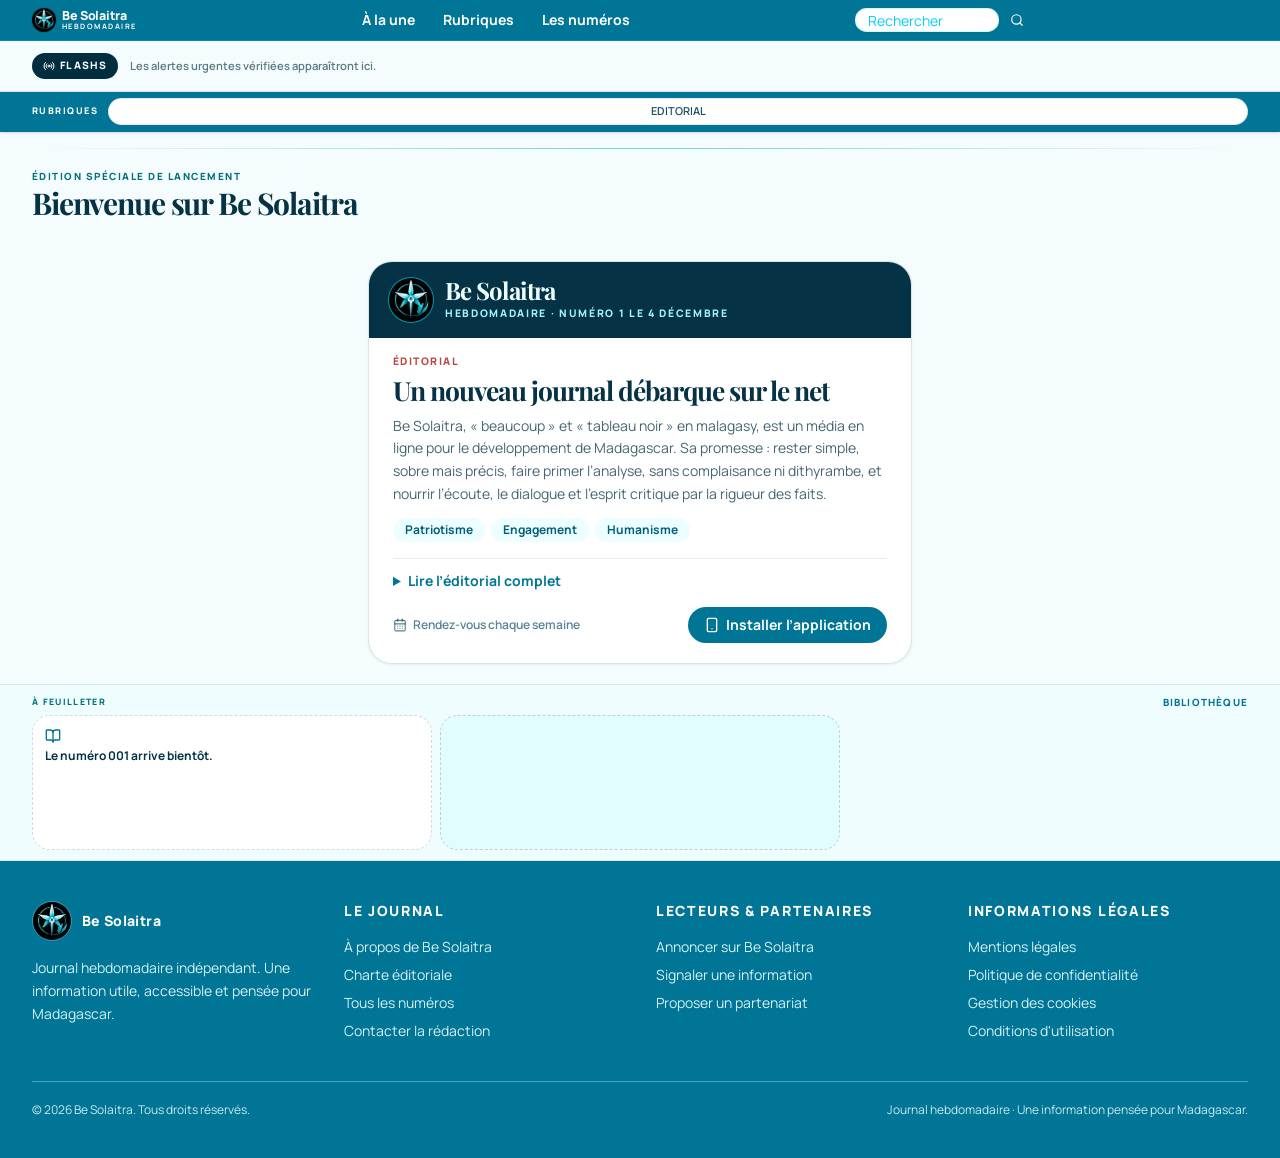
<file: index.html>
<!DOCTYPE html>
<html lang="fr"><head>
    <meta charset="UTF-8">
    <meta name="viewport" content="width=device-width, initial-scale=1.0">
    <meta name="description" content="Be Solaitra, journal hebdomadaire malgache : actualités, société, culture et regards sur Madagascar.">
    
    <title>Be Solaitra — Journal hebdomadaire</title>
    <link rel="icon" type="image/jpeg" href="/logo.jpg">
    
    <link rel="stylesheet" crossorigin="" href="/assets/index-C3xdx4Vv.css">
  <link rel="preload" as="image" type="image/avif" href="/images/lemur-tableau-w960_e489ef28.avif" imagesrcset="/images/lemur-tableau-w320_a7579972.avif 320w, /images/lemur-tableau-w640_eb15dcaa.avif 640w, /images/lemur-tableau-w960_e489ef28.avif 960w" imagesizes="(max-width: 768px) 100vw, 416px" fetchpriority="high"><style type="text/css">[data-sonner-toaster][dir=ltr],html[dir=ltr]{--toast-icon-margin-start:-3px;--toast-icon-margin-end:4px;--toast-svg-margin-start:-1px;--toast-svg-margin-end:0px;--toast-button-margin-start:auto;--toast-button-margin-end:0;--toast-close-button-start:0;--toast-close-button-end:unset;--toast-close-button-transform:translate(-35%, -35%)}[data-sonner-toaster][dir=rtl],html[dir=rtl]{--toast-icon-margin-start:4px;--toast-icon-margin-end:-3px;--toast-svg-margin-start:0px;--toast-svg-margin-end:-1px;--toast-button-margin-start:0;--toast-button-margin-end:auto;--toast-close-button-start:unset;--toast-close-button-end:0;--toast-close-button-transform:translate(35%, -35%)}[data-sonner-toaster]{position:fixed;width:var(--width);font-family:ui-sans-serif,system-ui,-apple-system,BlinkMacSystemFont,Segoe UI,Roboto,Helvetica Neue,Arial,Noto Sans,sans-serif,Apple Color Emoji,Segoe UI Emoji,Segoe UI Symbol,Noto Color Emoji;--gray1:hsl(0, 0%, 99%);--gray2:hsl(0, 0%, 97.3%);--gray3:hsl(0, 0%, 95.1%);--gray4:hsl(0, 0%, 93%);--gray5:hsl(0, 0%, 90.9%);--gray6:hsl(0, 0%, 88.7%);--gray7:hsl(0, 0%, 85.8%);--gray8:hsl(0, 0%, 78%);--gray9:hsl(0, 0%, 56.1%);--gray10:hsl(0, 0%, 52.3%);--gray11:hsl(0, 0%, 43.5%);--gray12:hsl(0, 0%, 9%);--border-radius:8px;box-sizing:border-box;padding:0;margin:0;list-style:none;outline:0;z-index:999999999;transition:transform .4s ease}@media (hover:none) and (pointer:coarse){[data-sonner-toaster][data-lifted=true]{transform:none}}[data-sonner-toaster][data-x-position=right]{right:var(--offset-right)}[data-sonner-toaster][data-x-position=left]{left:var(--offset-left)}[data-sonner-toaster][data-x-position=center]{left:50%;transform:translateX(-50%)}[data-sonner-toaster][data-y-position=top]{top:var(--offset-top)}[data-sonner-toaster][data-y-position=bottom]{bottom:var(--offset-bottom)}[data-sonner-toast]{--y:translateY(100%);--lift-amount:calc(var(--lift) * var(--gap));z-index:var(--z-index);position:absolute;opacity:0;transform:var(--y);touch-action:none;transition:transform .4s,opacity .4s,height .4s,box-shadow .2s;box-sizing:border-box;outline:0;overflow-wrap:anywhere}[data-sonner-toast][data-styled=true]{padding:16px;background:var(--normal-bg);border:1px solid var(--normal-border);color:var(--normal-text);border-radius:var(--border-radius);box-shadow:0 4px 12px rgba(0,0,0,.1);width:var(--width);font-size:13px;display:flex;align-items:center;gap:6px}[data-sonner-toast]:focus-visible{box-shadow:0 4px 12px rgba(0,0,0,.1),0 0 0 2px rgba(0,0,0,.2)}[data-sonner-toast][data-y-position=top]{top:0;--y:translateY(-100%);--lift:1;--lift-amount:calc(1 * var(--gap))}[data-sonner-toast][data-y-position=bottom]{bottom:0;--y:translateY(100%);--lift:-1;--lift-amount:calc(var(--lift) * var(--gap))}[data-sonner-toast][data-styled=true] [data-description]{font-weight:400;line-height:1.4;color:#3f3f3f}[data-rich-colors=true][data-sonner-toast][data-styled=true] [data-description]{color:inherit}[data-sonner-toaster][data-sonner-theme=dark] [data-description]{color:#e8e8e8}[data-sonner-toast][data-styled=true] [data-title]{font-weight:500;line-height:1.5;color:inherit}[data-sonner-toast][data-styled=true] [data-icon]{display:flex;height:16px;width:16px;position:relative;justify-content:flex-start;align-items:center;flex-shrink:0;margin-left:var(--toast-icon-margin-start);margin-right:var(--toast-icon-margin-end)}[data-sonner-toast][data-promise=true] [data-icon]>svg{opacity:0;transform:scale(.8);transform-origin:center;animation:sonner-fade-in .3s ease forwards}[data-sonner-toast][data-styled=true] [data-icon]>*{flex-shrink:0}[data-sonner-toast][data-styled=true] [data-icon] svg{margin-left:var(--toast-svg-margin-start);margin-right:var(--toast-svg-margin-end)}[data-sonner-toast][data-styled=true] [data-content]{display:flex;flex-direction:column;gap:2px;flex:1;min-width:0}[data-sonner-toast][data-styled=true] [data-button]{border-radius:4px;padding-left:8px;padding-right:8px;height:24px;font-size:12px;color:var(--normal-bg);background:var(--normal-text);margin-left:var(--toast-button-margin-start);margin-right:var(--toast-button-margin-end);border:none;font-weight:500;cursor:pointer;outline:0;display:flex;align-items:center;flex-shrink:0;transition:opacity .4s,box-shadow .2s}[data-sonner-toast][data-styled=true] [data-button]:focus-visible{box-shadow:0 0 0 2px rgba(0,0,0,.4)}[data-sonner-toast][data-styled=true] [data-button]:first-of-type{margin-left:var(--toast-button-margin-start);margin-right:var(--toast-button-margin-end)}[data-sonner-toast][data-styled=true] [data-cancel]{color:var(--normal-text);background:rgba(0,0,0,.08)}[data-sonner-toaster][data-sonner-theme=dark] [data-sonner-toast][data-styled=true] [data-cancel]{background:rgba(255,255,255,.3)}[data-sonner-toast][data-styled=true] [data-close-button]{position:absolute;left:var(--toast-close-button-start);right:var(--toast-close-button-end);top:0;height:20px;width:20px;display:flex;justify-content:center;align-items:center;padding:0;color:var(--normal-text);background:var(--normal-bg);border:1px solid var(--normal-border);transform:var(--toast-close-button-transform);border-radius:50%;cursor:pointer;z-index:1;transition:opacity .1s,background .2s,border-color .2s}[data-sonner-toast][data-styled=true] [data-close-button]:focus-visible{box-shadow:0 4px 12px rgba(0,0,0,.1),0 0 0 2px rgba(0,0,0,.2)}[data-sonner-toast][data-styled=true] [data-disabled=true]{cursor:not-allowed}[data-sonner-toast][data-styled=true]:hover [data-close-button]:hover{background:var(--gray2);border-color:var(--gray5)}[data-sonner-toast][data-swiping=true]::before{content:'';position:absolute;left:-100%;right:-100%;height:100%;z-index:-1}[data-sonner-toast][data-y-position=top][data-swiping=true]::before{bottom:50%;transform:scaleY(3) translateY(50%)}[data-sonner-toast][data-y-position=bottom][data-swiping=true]::before{top:50%;transform:scaleY(3) translateY(-50%)}[data-sonner-toast][data-swiping=false][data-removed=true]::before{content:'';position:absolute;inset:0;transform:scaleY(2)}[data-sonner-toast][data-expanded=true]::after{content:'';position:absolute;left:0;height:calc(var(--gap) + 1px);bottom:100%;width:100%}[data-sonner-toast][data-mounted=true]{--y:translateY(0);opacity:1}[data-sonner-toast][data-expanded=false][data-front=false]{--scale:var(--toasts-before) * 0.05 + 1;--y:translateY(calc(var(--lift-amount) * var(--toasts-before))) scale(calc(-1 * var(--scale)));height:var(--front-toast-height)}[data-sonner-toast]>*{transition:opacity .4s}[data-sonner-toast][data-x-position=right]{right:0}[data-sonner-toast][data-x-position=left]{left:0}[data-sonner-toast][data-expanded=false][data-front=false][data-styled=true]>*{opacity:0}[data-sonner-toast][data-visible=false]{opacity:0;pointer-events:none}[data-sonner-toast][data-mounted=true][data-expanded=true]{--y:translateY(calc(var(--lift) * var(--offset)));height:var(--initial-height)}[data-sonner-toast][data-removed=true][data-front=true][data-swipe-out=false]{--y:translateY(calc(var(--lift) * -100%));opacity:0}[data-sonner-toast][data-removed=true][data-front=false][data-swipe-out=false][data-expanded=true]{--y:translateY(calc(var(--lift) * var(--offset) + var(--lift) * -100%));opacity:0}[data-sonner-toast][data-removed=true][data-front=false][data-swipe-out=false][data-expanded=false]{--y:translateY(40%);opacity:0;transition:transform .5s,opacity .2s}[data-sonner-toast][data-removed=true][data-front=false]::before{height:calc(var(--initial-height) + 20%)}[data-sonner-toast][data-swiping=true]{transform:var(--y) translateY(var(--swipe-amount-y,0)) translateX(var(--swipe-amount-x,0));transition:none}[data-sonner-toast][data-swiped=true]{-webkit-user-select:none;user-select:none}[data-sonner-toast][data-swipe-out=true][data-y-position=bottom],[data-sonner-toast][data-swipe-out=true][data-y-position=top]{animation-duration:.2s;animation-timing-function:ease-out;animation-fill-mode:forwards}[data-sonner-toast][data-swipe-out=true][data-swipe-direction=left]{animation-name:swipe-out-left}[data-sonner-toast][data-swipe-out=true][data-swipe-direction=right]{animation-name:swipe-out-right}[data-sonner-toast][data-swipe-out=true][data-swipe-direction=up]{animation-name:swipe-out-up}[data-sonner-toast][data-swipe-out=true][data-swipe-direction=down]{animation-name:swipe-out-down}@keyframes swipe-out-left{from{transform:var(--y) translateX(var(--swipe-amount-x));opacity:1}to{transform:var(--y) translateX(calc(var(--swipe-amount-x) - 100%));opacity:0}}@keyframes swipe-out-right{from{transform:var(--y) translateX(var(--swipe-amount-x));opacity:1}to{transform:var(--y) translateX(calc(var(--swipe-amount-x) + 100%));opacity:0}}@keyframes swipe-out-up{from{transform:var(--y) translateY(var(--swipe-amount-y));opacity:1}to{transform:var(--y) translateY(calc(var(--swipe-amount-y) - 100%));opacity:0}}@keyframes swipe-out-down{from{transform:var(--y) translateY(var(--swipe-amount-y));opacity:1}to{transform:var(--y) translateY(calc(var(--swipe-amount-y) + 100%));opacity:0}}@media (max-width:600px){[data-sonner-toaster]{position:fixed;right:var(--mobile-offset-right);left:var(--mobile-offset-left);width:100%}[data-sonner-toaster][dir=rtl]{left:calc(var(--mobile-offset-left) * -1)}[data-sonner-toaster] [data-sonner-toast]{left:0;right:0;width:calc(100% - var(--mobile-offset-left) * 2)}[data-sonner-toaster][data-x-position=left]{left:var(--mobile-offset-left)}[data-sonner-toaster][data-y-position=bottom]{bottom:var(--mobile-offset-bottom)}[data-sonner-toaster][data-y-position=top]{top:var(--mobile-offset-top)}[data-sonner-toaster][data-x-position=center]{left:var(--mobile-offset-left);right:var(--mobile-offset-right);transform:none}}[data-sonner-toaster][data-sonner-theme=light]{--normal-bg:#fff;--normal-border:var(--gray4);--normal-text:var(--gray12);--success-bg:hsl(143, 85%, 96%);--success-border:hsl(145, 92%, 87%);--success-text:hsl(140, 100%, 27%);--info-bg:hsl(208, 100%, 97%);--info-border:hsl(221, 91%, 93%);--info-text:hsl(210, 92%, 45%);--warning-bg:hsl(49, 100%, 97%);--warning-border:hsl(49, 91%, 84%);--warning-text:hsl(31, 92%, 45%);--error-bg:hsl(359, 100%, 97%);--error-border:hsl(359, 100%, 94%);--error-text:hsl(360, 100%, 45%)}[data-sonner-toaster][data-sonner-theme=light] [data-sonner-toast][data-invert=true]{--normal-bg:#000;--normal-border:hsl(0, 0%, 20%);--normal-text:var(--gray1)}[data-sonner-toaster][data-sonner-theme=dark] [data-sonner-toast][data-invert=true]{--normal-bg:#fff;--normal-border:var(--gray3);--normal-text:var(--gray12)}[data-sonner-toaster][data-sonner-theme=dark]{--normal-bg:#000;--normal-bg-hover:hsl(0, 0%, 12%);--normal-border:hsl(0, 0%, 20%);--normal-border-hover:hsl(0, 0%, 25%);--normal-text:var(--gray1);--success-bg:hsl(150, 100%, 6%);--success-border:hsl(147, 100%, 12%);--success-text:hsl(150, 86%, 65%);--info-bg:hsl(215, 100%, 6%);--info-border:hsl(223, 43%, 17%);--info-text:hsl(216, 87%, 65%);--warning-bg:hsl(64, 100%, 6%);--warning-border:hsl(60, 100%, 9%);--warning-text:hsl(46, 87%, 65%);--error-bg:hsl(358, 76%, 10%);--error-border:hsl(357, 89%, 16%);--error-text:hsl(358, 100%, 81%)}[data-sonner-toaster][data-sonner-theme=dark] [data-sonner-toast] [data-close-button]{background:var(--normal-bg);border-color:var(--normal-border);color:var(--normal-text)}[data-sonner-toaster][data-sonner-theme=dark] [data-sonner-toast] [data-close-button]:hover{background:var(--normal-bg-hover);border-color:var(--normal-border-hover)}[data-rich-colors=true][data-sonner-toast][data-type=success]{background:var(--success-bg);border-color:var(--success-border);color:var(--success-text)}[data-rich-colors=true][data-sonner-toast][data-type=success] [data-close-button]{background:var(--success-bg);border-color:var(--success-border);color:var(--success-text)}[data-rich-colors=true][data-sonner-toast][data-type=info]{background:var(--info-bg);border-color:var(--info-border);color:var(--info-text)}[data-rich-colors=true][data-sonner-toast][data-type=info] [data-close-button]{background:var(--info-bg);border-color:var(--info-border);color:var(--info-text)}[data-rich-colors=true][data-sonner-toast][data-type=warning]{background:var(--warning-bg);border-color:var(--warning-border);color:var(--warning-text)}[data-rich-colors=true][data-sonner-toast][data-type=warning] [data-close-button]{background:var(--warning-bg);border-color:var(--warning-border);color:var(--warning-text)}[data-rich-colors=true][data-sonner-toast][data-type=error]{background:var(--error-bg);border-color:var(--error-border);color:var(--error-text)}[data-rich-colors=true][data-sonner-toast][data-type=error] [data-close-button]{background:var(--error-bg);border-color:var(--error-border);color:var(--error-text)}.sonner-loading-wrapper{--size:16px;height:var(--size);width:var(--size);position:absolute;inset:0;z-index:10}.sonner-loading-wrapper[data-visible=false]{transform-origin:center;animation:sonner-fade-out .2s ease forwards}.sonner-spinner{position:relative;top:50%;left:50%;height:var(--size);width:var(--size)}.sonner-loading-bar{animation:sonner-spin 1.2s linear infinite;background:var(--gray11);border-radius:6px;height:8%;left:-10%;position:absolute;top:-3.9%;width:24%}.sonner-loading-bar:first-child{animation-delay:-1.2s;transform:rotate(.0001deg) translate(146%)}.sonner-loading-bar:nth-child(2){animation-delay:-1.1s;transform:rotate(30deg) translate(146%)}.sonner-loading-bar:nth-child(3){animation-delay:-1s;transform:rotate(60deg) translate(146%)}.sonner-loading-bar:nth-child(4){animation-delay:-.9s;transform:rotate(90deg) translate(146%)}.sonner-loading-bar:nth-child(5){animation-delay:-.8s;transform:rotate(120deg) translate(146%)}.sonner-loading-bar:nth-child(6){animation-delay:-.7s;transform:rotate(150deg) translate(146%)}.sonner-loading-bar:nth-child(7){animation-delay:-.6s;transform:rotate(180deg) translate(146%)}.sonner-loading-bar:nth-child(8){animation-delay:-.5s;transform:rotate(210deg) translate(146%)}.sonner-loading-bar:nth-child(9){animation-delay:-.4s;transform:rotate(240deg) translate(146%)}.sonner-loading-bar:nth-child(10){animation-delay:-.3s;transform:rotate(270deg) translate(146%)}.sonner-loading-bar:nth-child(11){animation-delay:-.2s;transform:rotate(300deg) translate(146%)}.sonner-loading-bar:nth-child(12){animation-delay:-.1s;transform:rotate(330deg) translate(146%)}@keyframes sonner-fade-in{0%{opacity:0;transform:scale(.8)}100%{opacity:1;transform:scale(1)}}@keyframes sonner-fade-out{0%{opacity:1;transform:scale(1)}100%{opacity:0;transform:scale(.8)}}@keyframes sonner-spin{0%{opacity:1}100%{opacity:.15}}@media (prefers-reduced-motion){.sonner-loading-bar,[data-sonner-toast],[data-sonner-toast]>*{transition:none!important;animation:none!important}}.sonner-loader{position:absolute;top:50%;left:50%;transform:translate(-50%,-50%);transform-origin:center;transition:opacity .2s,transform .2s}.sonner-loader[data-visible=false]{opacity:0;transform:scale(.8) translate(-50%,-50%)}</style></head>
  <body>
    <div id="root"><section aria-label="Notifications alt+T" tabindex="-1" aria-live="polite" aria-relevant="additions text" aria-atomic="false" data-react-aria-top-layer="true"></section><div class="min-h-screen overflow-x-clip"><header class="sticky top-0 z-40 border-b border-cyan-400/30 bg-cyan-700 text-white backdrop-blur-xl"><div class="container"><div class="flex h-10 items-center justify-between gap-2"><a aria-label="Accueil Be Solaitra" href="/" class="flex shrink-0 items-center gap-1.5"><img alt="Logo Be Solaitra" class="size-6 rounded-full bg-black object-cover ring-1 ring-cyan-950/15" src="/logo.jpg"><span class="leading-none"><strong class="block text-[.78rem] font-extrabold tracking-tight text-white hover:text-white">Be Solaitra</strong><span class="mt-px block text-[0.46rem] font-bold tracking-[0.2em] text-white">HEBDOMADAIRE</span></span></a><nav class="hidden items-center gap-3 text-sm font-bold text-white xl:flex" aria-label="Navigation principale"><a href="/" class="transition-colors duration-200 hover:bg-cyan-500 hover:text-white px-2 py-1 rounded-md">À la une</a><a href="/#rubriques" class="transition-colors duration-200 hover:bg-cyan-500 hover:text-white px-2 py-1 rounded-md">Rubriques</a><a href="/numeros" class="transition-colors duration-200 hover:bg-cyan-500 hover:text-white px-2 py-1 rounded-md">Les numéros</a></nav><form class="hidden items-center gap-1 lg:flex" role="search" aria-label="Rechercher un article" action="/recherche/" method="get"><input data-slot="input" class="file:text-foreground selection:bg-primary selection:text-primary-foreground dark:bg-input/30 min-w-0 rounded-md border px-3 py-1 shadow-xs transition-[color,box-shadow] outline-none file:inline-flex file:h-7 file:border-0 file:bg-transparent file:text-sm file:font-medium disabled:pointer-events-none disabled:cursor-not-allowed disabled:opacity-50 md:text-sm focus-visible:border-ring focus-visible:ring-ring/50 focus-visible:ring-[3px] aria-invalid:ring-destructive/20 dark:aria-invalid:ring-destructive/40 aria-invalid:border-destructive h-6 w-36 border-cyan-300/30 bg-white text-[.65rem] text-cyan-900 placeholder:text-cyan-400 xl:w-36" placeholder="Rechercher" value="" name="q"><button data-slot="button" class="inline-flex items-center justify-center gap-2 whitespace-nowrap rounded-md text-sm font-medium transition-all disabled:pointer-events-none disabled:opacity-50 [&amp;_svg]:pointer-events-none [&amp;_svg:not([class*='size-'])]:size-4 shrink-0 [&amp;_svg]:shrink-0 outline-none focus-visible:border-ring focus-visible:ring-ring/50 focus-visible:ring-[3px] aria-invalid:ring-destructive/20 dark:aria-invalid:ring-destructive/40 aria-invalid:border-destructive dark:hover:bg-accent/50 size-7 text-white hover:bg-cyan-500/50" type="submit" aria-label="Lancer la recherche" data-vitrine-keep=""><svg xmlns="http://www.w3.org/2000/svg" width="24" height="24" viewBox="0 0 24 24" fill="none" stroke="currentColor" stroke-width="2" stroke-linecap="round" stroke-linejoin="round" class="lucide lucide-search size-3.5"><circle cx="11" cy="11" r="8"></circle><path d="m21 21-4.3-4.3"></path></svg></button></form><div class="flex items-center gap-1.5"><a href="/recherche/" class="inline-flex items-center justify-center gap-2 whitespace-nowrap rounded-md text-sm font-medium transition-all disabled:pointer-events-none disabled:opacity-50 [&amp;_svg]:pointer-events-none [&amp;_svg:not([class*='size-'])]:size-4 shrink-0 [&amp;_svg]:shrink-0 outline-none focus-visible:border-ring focus-visible:ring-ring/50 focus-visible:ring-[3px] aria-invalid:ring-destructive/20 dark:aria-invalid:ring-destructive/40 aria-invalid:border-destructive dark:hover:bg-accent/50 size-7 text-white hover:bg-cyan-500/50 lg:hidden" aria-label="Rechercher"><svg xmlns="http://www.w3.org/2000/svg" width="24" height="24" viewBox="0 0 24 24" fill="none" stroke="currentColor" stroke-width="2" stroke-linecap="round" stroke-linejoin="round" class="lucide lucide-search size-3.5"><circle cx="11" cy="11" r="8"></circle><path d="m21 21-4.3-4.3"></path></svg></a><button data-slot="button" class="inline-flex items-center justify-center gap-2 whitespace-nowrap rounded-md text-sm font-medium transition-all disabled:pointer-events-none disabled:opacity-50 [&amp;_svg]:pointer-events-none [&amp;_svg:not([class*='size-'])]:size-4 shrink-0 [&amp;_svg]:shrink-0 outline-none focus-visible:border-ring focus-visible:ring-ring/50 focus-visible:ring-[3px] aria-invalid:ring-destructive/20 dark:aria-invalid:ring-destructive/40 aria-invalid:border-destructive dark:hover:bg-accent/50 size-7 text-white hover:bg-cyan-500/50 lg:hidden" aria-label="Ouvrir le menu" aria-expanded="false" id="vitrine-menu-btn" type="button" aria-controls="vitrine-menu" data-vitrine-keep=""><svg xmlns="http://www.w3.org/2000/svg" width="24" height="24" viewBox="0 0 24 24" fill="none" stroke="currentColor" stroke-width="2" stroke-linecap="round" stroke-linejoin="round" class="lucide lucide-menu size-4"><line x1="4" x2="20" y1="12" y2="12"></line><line x1="4" x2="20" y1="6" y2="6"></line><line x1="4" x2="20" y1="18" y2="18"></line></svg></button></div></div><div id="vitrine-menu" hidden="" class="border-t border-white/20 py-3 lg:hidden"><nav class="grid grid-cols-3 gap-1 text-center text-[.66rem] font-bold text-white" aria-label="Navigation mobile"><a href="/" class="rounded-md px-1 py-2 transition-colors duration-200 hover:bg-cyan-500 hover:text-white">À la une</a><a href="/#rubriques" class="rounded-md px-1 py-2 transition-colors duration-200 hover:bg-cyan-500 hover:text-white">Rubriques</a><a href="/numeros/" class="rounded-md px-1 py-2 transition-colors duration-200 hover:bg-cyan-500 hover:text-white">Numéros</a></nav></div></div></header><main><div class="flash-ticker"><div class="container flex items-center gap-3"><span class="flash-label"><svg xmlns="http://www.w3.org/2000/svg" width="24" height="24" viewBox="0 0 24 24" fill="none" stroke="currentColor" stroke-width="2" stroke-linecap="round" stroke-linejoin="round" class="lucide lucide-radio size-3"><path d="M4.9 19.1C1 15.2 1 8.8 4.9 4.9"></path><path d="M7.8 16.2c-2.3-2.3-2.3-6.1 0-8.5"></path><circle cx="12" cy="12" r="2"></circle><path d="M16.2 7.8c2.3 2.3 2.3 6.1 0 8.5"></path><path d="M19.1 4.9C23 8.8 23 15.1 19.1 19"></path></svg> Flashs</span><span class="text-[.7rem] font-semibold text-cyan-950/65">Les alertes urgentes vérifiées apparaîtront ici.</span></div></div><div id="rubriques-sticky" class="sticky top-[41px] z-30 border-b border-cyan-950/10 bg-cyan-700 shadow-sm dark:bg-cyan-700"><div class="container py-1.5"><div class="no-scrollbar flex gap-1.5 overflow-x-auto"><span class="mr-1 shrink-0 py-1.5 text-[.57rem] font-extrabold uppercase tracking-[0.16em] text-white">Rubriques</span><a href="/rubrique/editorial" class="flex-1 inline-flex items-center justify-center rounded-full border border-cyan-950/10 px-2.5 py-1 text-[.68rem] font-semibold text-cyan-900 transition-all duration-200 text-center whitespace-nowrap" style="background-color: white; color: rgb(22, 78, 99);">EDITORIAL</a></div></div></div><section id="une" class="container pb-10 pt-2 md:pb-14 md:pt-3"><div class="newspaper-rule mb-5"></div><div class="flex items-end justify-between gap-6"><div><p class="eyebrow">Édition spéciale de lancement</p><h2 class="ink-title mt-0.5 text-3xl font-bold text-cyan-950">Bienvenue sur Be Solaitra</h2></div></div><div class="mt-5 flex flex-col items-start justify-center gap-6 lg:flex-row lg:items-center"><div class="flex-shrink-0 w-full max-w-[34rem]"><article class="mt-5 overflow-hidden rounded-[1.5rem] border border-cyan-900/15 bg-white shadow-sm shadow-cyan-950/5"><header class="flex items-center gap-3 bg-cyan-950 px-5 py-4 text-cyan-50"><img alt="Logo Be Solaitra" class="size-11 rounded-full bg-black object-cover ring-1 ring-cyan-400/60" src="/logo.jpg"><div><p class="ink-title text-2xl font-bold leading-none">Be Solaitra</p><p class="mt-1 text-[.65rem] font-extrabold uppercase tracking-[0.16em] text-cyan-200">Hebdomadaire · Numéro 1 le 4 décembre</p></div></header><div class="px-5 pb-5 pt-4 md:px-6"><p class="text-[.65rem] font-extrabold uppercase tracking-[0.14em] text-[oklch(0.55_0.15_25)]">Éditorial</p><h3 class="ink-title mt-1 text-[1.65rem] font-bold leading-tight text-cyan-950">Un nouveau journal débarque sur le net</h3><p class="mt-2 text-sm leading-relaxed text-cyan-950/75">Be Solaitra, « beaucoup » et « tableau noir » en malagasy, est un média en ligne pour le développement de Madagascar. Sa promesse : rester simple, sobre mais précis, faire primer l’analyse, sans complaisance ni dithyrambe, et nourrir l’écoute, le dialogue et l’esprit critique par la rigueur des faits.</p><ul class="mt-3 flex flex-wrap gap-1.5"><li class="rounded-full bg-cyan-50 px-3 py-1 text-xs font-bold text-cyan-800">Patriotisme</li><li class="rounded-full bg-cyan-50 px-3 py-1 text-xs font-bold text-cyan-800">Engagement</li><li class="rounded-full bg-cyan-50 px-3 py-1 text-xs font-bold text-cyan-800">Humanisme</li></ul><details class="group mt-4 border-t border-cyan-900/10 pt-3"><summary class="cursor-pointer text-sm font-bold text-cyan-700 hover:text-cyan-900">Lire l’éditorial complet</summary><div class="mt-3 space-y-3 font-serif text-[.95rem] leading-relaxed text-cyan-950/85"><p><strong>Be Solaitra</strong>, un nouveau journal débarque sur le net. Bonjour à tous et à toutes qui nous reçoivent sur notre application.</p><p>Le titre se compose de deux mots en langue malagasy : « Be » et « Solaitra ». Be tout d’abord signifie beaucoup et ensuite Solaitra, traduction libre de tableau noir, à prendre au sens figuré qui exprime bardé de diplômes ou tout simplement intelligent en référence à l’évolution du terme.</p><p>Nous sommes ici en présence d’un palindrome imparfait avec la licence poétique. Be Solaitra et Solaitra peut donc se lire dans les deux sens tout en véhiculant un même message qui est savoir et connaissance par l’apprentissage. Après avoir utilisé l’ardoise en primaire se hisse sur l’échelle scolaire et universitaire, et obtient des diplômes.</p><p>Nos diplômes à <strong>Be Solaitra</strong> se résument en trois mots : patriotisme, engagement et humanisme. Hélas, ces valeurs font défaut aujourd’hui. <strong>Be Solaitra</strong>, un média en ligne pour le développement de Madagascar, visera à les vulgariser selon ses moyens et ses modestes compétences. Nous tenterons avec votre coopération, à une plus grande accessibilité et compréhension de ces valeurs par le maximum de lecteurs et lectrices.</p><p>Point de pérégrinations intellectuelles indécidables par le citoyen lambda. Nous restons et resterons toujours simples, sobres mais précis. Ainsi l’analyse primera.</p><p><strong>Be Solaitra</strong> s’interdira les diatribes personnelles gratuites et élucubrations intellectuelles, véritables poisons pour le journalisme, c’est-à-dire sans complaisance et sans dithyrambe à l’égard de qui que soit.</p><p>Chers lecteurs et lectrices ! Nous ambitionnons d’être le sésame qui affinera votre sens critique et pourquoi pas doper votre engagement pour le devenir du pays. <strong>Be Solaitra</strong> souhaite contribuer à l’instauration d’une culture d’écoute et de dialogue afin de stimuler une vivacité d’esprit par la rigueur et l’exactitude des faits. En ce début, <strong>Be Solaitra</strong> vous donne rendez-vous chaque semaine.</p><p>Bonne lecture à tous et à toutes et à bientôt sur vos applications !</p><p class="italic">La rédaction</p></div></details><div class="mt-4 flex flex-wrap items-center justify-between gap-3"><span class="inline-flex items-center gap-1.5 text-xs font-semibold text-cyan-900/70"><svg xmlns="http://www.w3.org/2000/svg" width="24" height="24" viewBox="0 0 24 24" fill="none" stroke="currentColor" stroke-width="2" stroke-linecap="round" stroke-linejoin="round" class="lucide lucide-calendar-days size-3.5"><path d="M8 2v4"></path><path d="M16 2v4"></path><rect width="18" height="18" x="3" y="4" rx="2"></rect><path d="M3 10h18"></path><path d="M8 14h.01"></path><path d="M12 14h.01"></path><path d="M16 14h.01"></path><path d="M8 18h.01"></path><path d="M12 18h.01"></path><path d="M16 18h.01"></path></svg> Rendez-vous chaque semaine</span><a href="https://besolaitra.com/installer/" class="launch-install-cta inline-flex items-center gap-1.5 rounded-full bg-cyan-700 px-4 py-2 text-sm font-bold text-white hover:bg-cyan-800"><svg xmlns="http://www.w3.org/2000/svg" width="24" height="24" viewBox="0 0 24 24" fill="none" stroke="currentColor" stroke-width="2" stroke-linecap="round" stroke-linejoin="round" class="lucide lucide-smartphone size-4"><rect width="14" height="20" x="5" y="2" rx="2" ry="2"></rect><path d="M12 18h.01"></path></svg> Installer l’application</a></div></div></article></div></div><div class="lg:hidden mt-6 space-y-4"></div></section><section id="numeros" class="border-y border-cyan-950/10 bg-cyan-50/50"><div class="container py-2 md:py-2.5"><div class="flex flex-wrap items-end justify-between gap-2"><p class="eyebrow text-[.55rem]">À feuilleter</p><div class="flex items-center gap-3"><div class="flex items-center gap-1"></div><a href="/numeros" class="text-[.62rem] font-extrabold uppercase tracking-[.12em] text-cyan-700 hover:text-cyan-900">Bibliothèque</a></div></div><div class="mt-1.5 grid gap-2 sm:grid-cols-3"><div class="rounded-xl border border-dashed border-cyan-900/20 bg-white p-3 text-cyan-950"><svg xmlns="http://www.w3.org/2000/svg" width="24" height="24" viewBox="0 0 24 24" fill="none" stroke="currentColor" stroke-width="2" stroke-linecap="round" stroke-linejoin="round" class="lucide lucide-book-open size-4 text-cyan-700"><path d="M12 7v14"></path><path d="M3 18a1 1 0 0 1-1-1V4a1 1 0 0 1 1-1h5a4 4 0 0 1 4 4 4 4 0 0 1 4-4h5a1 1 0 0 1 1 1v13a1 1 0 0 1-1 1h-6a3 3 0 0 0-3 3 3 3 0 0 0-3-3z"></path></svg><p class="mt-1 text-xs font-bold">Le numéro 001 arrive bientôt.</p></div><aside aria-label="Espace publicitaire dans les aperçus du journal hebdomadaire" class="overflow-hidden rounded-xl border border-dashed border-cyan-900/25 bg-cyan-50/55 text-cyan-950 transition-shadow hover:shadow-md dark:border-cyan-100/25 dark:bg-cyan-950/35 dark:text-cyan-50 "><div class="aspect-[3/1] w-full overflow-hidden bg-cyan-100/40 dark:bg-cyan-950/45"></div></aside></div></div></section><section id="rubriques" class="scroll-mt-24"></section></main><footer class="bg-cyan-700 text-white"><div class="container py-10"><div class="grid gap-8 md:grid-cols-2 lg:grid-cols-4"><div><div class="flex items-center gap-2.5"><img alt="Logo Be Solaitra" class="size-10 rounded-full border border-white/25 object-cover" src="/logo.jpg"><span class="text-sm font-extrabold tracking-wide text-white">Be Solaitra</span></div><p class="mt-4 max-w-xs text-sm leading-relaxed text-cyan-50/90">Journal hebdomadaire indépendant. Une information utile, accessible et pensée pour Madagascar.</p></div><div><h3 class="text-sm font-extrabold uppercase tracking-[.12em] text-white">Le journal</h3><nav class="mt-4 space-y-2 text-sm"><a href="/a-propos" class="block text-cyan-50/90 transition-colors hover:text-white hover:underline">À propos de Be Solaitra</a><a href="/charte-editoriale" class="block text-cyan-50/90 transition-colors hover:text-white hover:underline">Charte éditoriale</a><a href="/numeros" class="block text-cyan-50/90 transition-colors hover:text-white hover:underline">Tous les numéros</a><a href="/contact#redaction" class="block text-cyan-50/90 transition-colors hover:text-white hover:underline">Contacter la rédaction</a></nav></div><div><h3 class="text-sm font-extrabold uppercase tracking-[.12em] text-white">Lecteurs &amp; partenaires</h3><nav class="mt-4 space-y-2 text-sm"><a href="/contact#publicite" class="block text-cyan-50/90 transition-colors hover:text-white hover:underline">Annoncer sur Be Solaitra</a><a href="/contact#sources" class="block text-cyan-50/90 transition-colors hover:text-white hover:underline">Signaler une information</a><a href="/contact#partenariats" class="block text-cyan-50/90 transition-colors hover:text-white hover:underline">Proposer un partenariat</a></nav></div><div><h3 class="text-sm font-extrabold uppercase tracking-[.12em] text-white">Informations légales</h3><nav class="mt-4 space-y-2 text-sm"><a href="/mentions-legales" class="block text-cyan-50/90 transition-colors hover:text-white hover:underline">Mentions légales</a><a href="/confidentialite" class="block text-cyan-50/90 transition-colors hover:text-white hover:underline">Politique de confidentialité</a><a href="/cookies" class="block text-cyan-50/90 transition-colors hover:text-white hover:underline">Gestion des cookies</a><a href="/conditions-utilisation" class="block text-cyan-50/90 transition-colors hover:text-white hover:underline">Conditions d'utilisation</a></nav></div></div><div class="mt-10 flex flex-col gap-2 border-t border-cyan-100/35 pt-5 text-xs text-cyan-50/85 sm:flex-row sm:items-center sm:justify-between"><p>© 2026 Be Solaitra. Tous droits réservés.</p><p>Journal hebdomadaire · Une information pensée pour Madagascar.</p></div></div></footer></div></div>
    
  

<script src="/vitrine.js" defer></script></body></html>
</file>
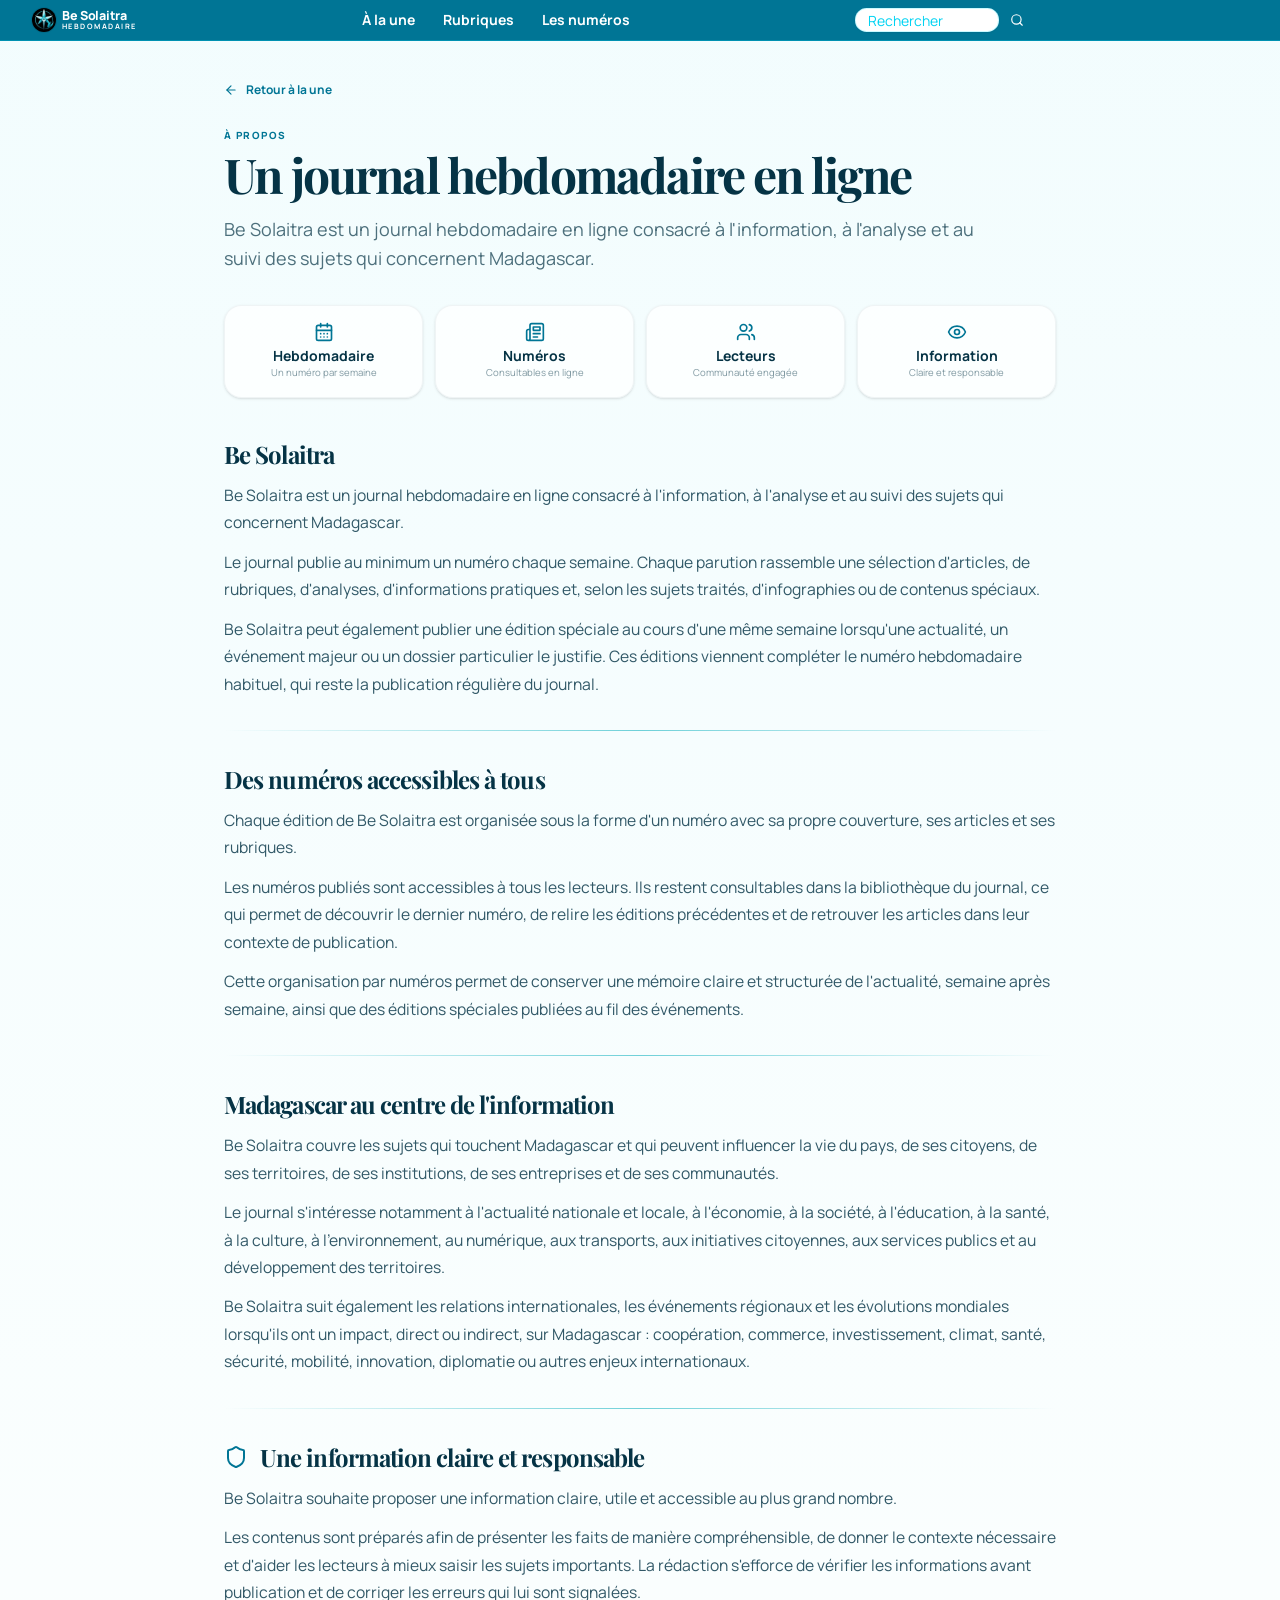
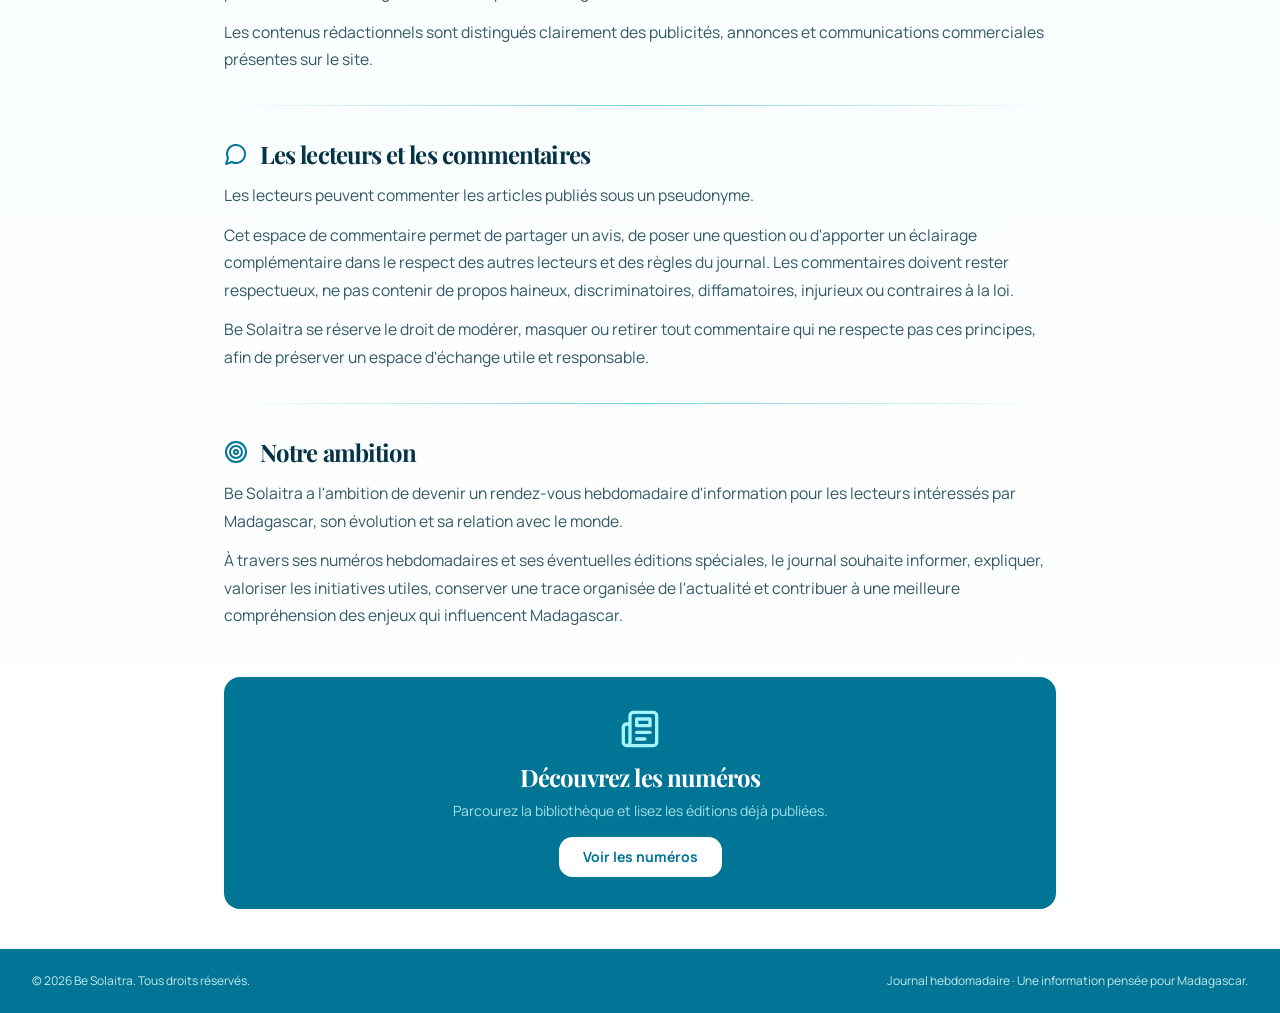
<file: a-propos/index.html>
<!DOCTYPE html>
<html lang="fr"><head>
    <meta charset="UTF-8">
    <meta name="viewport" content="width=device-width, initial-scale=1.0">
    <meta name="description" content="Be Solaitra, journal hebdomadaire malgache : actualités, société, culture et regards sur Madagascar.">
    
    <title>Be Solaitra — Journal hebdomadaire</title>
    <link rel="icon" type="image/jpeg" href="/logo.jpg">
    
    <link rel="stylesheet" crossorigin="" href="/assets/index-C3xdx4Vv.css">
  <style type="text/css">[data-sonner-toaster][dir=ltr],html[dir=ltr]{--toast-icon-margin-start:-3px;--toast-icon-margin-end:4px;--toast-svg-margin-start:-1px;--toast-svg-margin-end:0px;--toast-button-margin-start:auto;--toast-button-margin-end:0;--toast-close-button-start:0;--toast-close-button-end:unset;--toast-close-button-transform:translate(-35%, -35%)}[data-sonner-toaster][dir=rtl],html[dir=rtl]{--toast-icon-margin-start:4px;--toast-icon-margin-end:-3px;--toast-svg-margin-start:0px;--toast-svg-margin-end:-1px;--toast-button-margin-start:0;--toast-button-margin-end:auto;--toast-close-button-start:unset;--toast-close-button-end:0;--toast-close-button-transform:translate(35%, -35%)}[data-sonner-toaster]{position:fixed;width:var(--width);font-family:ui-sans-serif,system-ui,-apple-system,BlinkMacSystemFont,Segoe UI,Roboto,Helvetica Neue,Arial,Noto Sans,sans-serif,Apple Color Emoji,Segoe UI Emoji,Segoe UI Symbol,Noto Color Emoji;--gray1:hsl(0, 0%, 99%);--gray2:hsl(0, 0%, 97.3%);--gray3:hsl(0, 0%, 95.1%);--gray4:hsl(0, 0%, 93%);--gray5:hsl(0, 0%, 90.9%);--gray6:hsl(0, 0%, 88.7%);--gray7:hsl(0, 0%, 85.8%);--gray8:hsl(0, 0%, 78%);--gray9:hsl(0, 0%, 56.1%);--gray10:hsl(0, 0%, 52.3%);--gray11:hsl(0, 0%, 43.5%);--gray12:hsl(0, 0%, 9%);--border-radius:8px;box-sizing:border-box;padding:0;margin:0;list-style:none;outline:0;z-index:999999999;transition:transform .4s ease}@media (hover:none) and (pointer:coarse){[data-sonner-toaster][data-lifted=true]{transform:none}}[data-sonner-toaster][data-x-position=right]{right:var(--offset-right)}[data-sonner-toaster][data-x-position=left]{left:var(--offset-left)}[data-sonner-toaster][data-x-position=center]{left:50%;transform:translateX(-50%)}[data-sonner-toaster][data-y-position=top]{top:var(--offset-top)}[data-sonner-toaster][data-y-position=bottom]{bottom:var(--offset-bottom)}[data-sonner-toast]{--y:translateY(100%);--lift-amount:calc(var(--lift) * var(--gap));z-index:var(--z-index);position:absolute;opacity:0;transform:var(--y);touch-action:none;transition:transform .4s,opacity .4s,height .4s,box-shadow .2s;box-sizing:border-box;outline:0;overflow-wrap:anywhere}[data-sonner-toast][data-styled=true]{padding:16px;background:var(--normal-bg);border:1px solid var(--normal-border);color:var(--normal-text);border-radius:var(--border-radius);box-shadow:0 4px 12px rgba(0,0,0,.1);width:var(--width);font-size:13px;display:flex;align-items:center;gap:6px}[data-sonner-toast]:focus-visible{box-shadow:0 4px 12px rgba(0,0,0,.1),0 0 0 2px rgba(0,0,0,.2)}[data-sonner-toast][data-y-position=top]{top:0;--y:translateY(-100%);--lift:1;--lift-amount:calc(1 * var(--gap))}[data-sonner-toast][data-y-position=bottom]{bottom:0;--y:translateY(100%);--lift:-1;--lift-amount:calc(var(--lift) * var(--gap))}[data-sonner-toast][data-styled=true] [data-description]{font-weight:400;line-height:1.4;color:#3f3f3f}[data-rich-colors=true][data-sonner-toast][data-styled=true] [data-description]{color:inherit}[data-sonner-toaster][data-sonner-theme=dark] [data-description]{color:#e8e8e8}[data-sonner-toast][data-styled=true] [data-title]{font-weight:500;line-height:1.5;color:inherit}[data-sonner-toast][data-styled=true] [data-icon]{display:flex;height:16px;width:16px;position:relative;justify-content:flex-start;align-items:center;flex-shrink:0;margin-left:var(--toast-icon-margin-start);margin-right:var(--toast-icon-margin-end)}[data-sonner-toast][data-promise=true] [data-icon]>svg{opacity:0;transform:scale(.8);transform-origin:center;animation:sonner-fade-in .3s ease forwards}[data-sonner-toast][data-styled=true] [data-icon]>*{flex-shrink:0}[data-sonner-toast][data-styled=true] [data-icon] svg{margin-left:var(--toast-svg-margin-start);margin-right:var(--toast-svg-margin-end)}[data-sonner-toast][data-styled=true] [data-content]{display:flex;flex-direction:column;gap:2px;flex:1;min-width:0}[data-sonner-toast][data-styled=true] [data-button]{border-radius:4px;padding-left:8px;padding-right:8px;height:24px;font-size:12px;color:var(--normal-bg);background:var(--normal-text);margin-left:var(--toast-button-margin-start);margin-right:var(--toast-button-margin-end);border:none;font-weight:500;cursor:pointer;outline:0;display:flex;align-items:center;flex-shrink:0;transition:opacity .4s,box-shadow .2s}[data-sonner-toast][data-styled=true] [data-button]:focus-visible{box-shadow:0 0 0 2px rgba(0,0,0,.4)}[data-sonner-toast][data-styled=true] [data-button]:first-of-type{margin-left:var(--toast-button-margin-start);margin-right:var(--toast-button-margin-end)}[data-sonner-toast][data-styled=true] [data-cancel]{color:var(--normal-text);background:rgba(0,0,0,.08)}[data-sonner-toaster][data-sonner-theme=dark] [data-sonner-toast][data-styled=true] [data-cancel]{background:rgba(255,255,255,.3)}[data-sonner-toast][data-styled=true] [data-close-button]{position:absolute;left:var(--toast-close-button-start);right:var(--toast-close-button-end);top:0;height:20px;width:20px;display:flex;justify-content:center;align-items:center;padding:0;color:var(--normal-text);background:var(--normal-bg);border:1px solid var(--normal-border);transform:var(--toast-close-button-transform);border-radius:50%;cursor:pointer;z-index:1;transition:opacity .1s,background .2s,border-color .2s}[data-sonner-toast][data-styled=true] [data-close-button]:focus-visible{box-shadow:0 4px 12px rgba(0,0,0,.1),0 0 0 2px rgba(0,0,0,.2)}[data-sonner-toast][data-styled=true] [data-disabled=true]{cursor:not-allowed}[data-sonner-toast][data-styled=true]:hover [data-close-button]:hover{background:var(--gray2);border-color:var(--gray5)}[data-sonner-toast][data-swiping=true]::before{content:'';position:absolute;left:-100%;right:-100%;height:100%;z-index:-1}[data-sonner-toast][data-y-position=top][data-swiping=true]::before{bottom:50%;transform:scaleY(3) translateY(50%)}[data-sonner-toast][data-y-position=bottom][data-swiping=true]::before{top:50%;transform:scaleY(3) translateY(-50%)}[data-sonner-toast][data-swiping=false][data-removed=true]::before{content:'';position:absolute;inset:0;transform:scaleY(2)}[data-sonner-toast][data-expanded=true]::after{content:'';position:absolute;left:0;height:calc(var(--gap) + 1px);bottom:100%;width:100%}[data-sonner-toast][data-mounted=true]{--y:translateY(0);opacity:1}[data-sonner-toast][data-expanded=false][data-front=false]{--scale:var(--toasts-before) * 0.05 + 1;--y:translateY(calc(var(--lift-amount) * var(--toasts-before))) scale(calc(-1 * var(--scale)));height:var(--front-toast-height)}[data-sonner-toast]>*{transition:opacity .4s}[data-sonner-toast][data-x-position=right]{right:0}[data-sonner-toast][data-x-position=left]{left:0}[data-sonner-toast][data-expanded=false][data-front=false][data-styled=true]>*{opacity:0}[data-sonner-toast][data-visible=false]{opacity:0;pointer-events:none}[data-sonner-toast][data-mounted=true][data-expanded=true]{--y:translateY(calc(var(--lift) * var(--offset)));height:var(--initial-height)}[data-sonner-toast][data-removed=true][data-front=true][data-swipe-out=false]{--y:translateY(calc(var(--lift) * -100%));opacity:0}[data-sonner-toast][data-removed=true][data-front=false][data-swipe-out=false][data-expanded=true]{--y:translateY(calc(var(--lift) * var(--offset) + var(--lift) * -100%));opacity:0}[data-sonner-toast][data-removed=true][data-front=false][data-swipe-out=false][data-expanded=false]{--y:translateY(40%);opacity:0;transition:transform .5s,opacity .2s}[data-sonner-toast][data-removed=true][data-front=false]::before{height:calc(var(--initial-height) + 20%)}[data-sonner-toast][data-swiping=true]{transform:var(--y) translateY(var(--swipe-amount-y,0)) translateX(var(--swipe-amount-x,0));transition:none}[data-sonner-toast][data-swiped=true]{-webkit-user-select:none;user-select:none}[data-sonner-toast][data-swipe-out=true][data-y-position=bottom],[data-sonner-toast][data-swipe-out=true][data-y-position=top]{animation-duration:.2s;animation-timing-function:ease-out;animation-fill-mode:forwards}[data-sonner-toast][data-swipe-out=true][data-swipe-direction=left]{animation-name:swipe-out-left}[data-sonner-toast][data-swipe-out=true][data-swipe-direction=right]{animation-name:swipe-out-right}[data-sonner-toast][data-swipe-out=true][data-swipe-direction=up]{animation-name:swipe-out-up}[data-sonner-toast][data-swipe-out=true][data-swipe-direction=down]{animation-name:swipe-out-down}@keyframes swipe-out-left{from{transform:var(--y) translateX(var(--swipe-amount-x));opacity:1}to{transform:var(--y) translateX(calc(var(--swipe-amount-x) - 100%));opacity:0}}@keyframes swipe-out-right{from{transform:var(--y) translateX(var(--swipe-amount-x));opacity:1}to{transform:var(--y) translateX(calc(var(--swipe-amount-x) + 100%));opacity:0}}@keyframes swipe-out-up{from{transform:var(--y) translateY(var(--swipe-amount-y));opacity:1}to{transform:var(--y) translateY(calc(var(--swipe-amount-y) - 100%));opacity:0}}@keyframes swipe-out-down{from{transform:var(--y) translateY(var(--swipe-amount-y));opacity:1}to{transform:var(--y) translateY(calc(var(--swipe-amount-y) + 100%));opacity:0}}@media (max-width:600px){[data-sonner-toaster]{position:fixed;right:var(--mobile-offset-right);left:var(--mobile-offset-left);width:100%}[data-sonner-toaster][dir=rtl]{left:calc(var(--mobile-offset-left) * -1)}[data-sonner-toaster] [data-sonner-toast]{left:0;right:0;width:calc(100% - var(--mobile-offset-left) * 2)}[data-sonner-toaster][data-x-position=left]{left:var(--mobile-offset-left)}[data-sonner-toaster][data-y-position=bottom]{bottom:var(--mobile-offset-bottom)}[data-sonner-toaster][data-y-position=top]{top:var(--mobile-offset-top)}[data-sonner-toaster][data-x-position=center]{left:var(--mobile-offset-left);right:var(--mobile-offset-right);transform:none}}[data-sonner-toaster][data-sonner-theme=light]{--normal-bg:#fff;--normal-border:var(--gray4);--normal-text:var(--gray12);--success-bg:hsl(143, 85%, 96%);--success-border:hsl(145, 92%, 87%);--success-text:hsl(140, 100%, 27%);--info-bg:hsl(208, 100%, 97%);--info-border:hsl(221, 91%, 93%);--info-text:hsl(210, 92%, 45%);--warning-bg:hsl(49, 100%, 97%);--warning-border:hsl(49, 91%, 84%);--warning-text:hsl(31, 92%, 45%);--error-bg:hsl(359, 100%, 97%);--error-border:hsl(359, 100%, 94%);--error-text:hsl(360, 100%, 45%)}[data-sonner-toaster][data-sonner-theme=light] [data-sonner-toast][data-invert=true]{--normal-bg:#000;--normal-border:hsl(0, 0%, 20%);--normal-text:var(--gray1)}[data-sonner-toaster][data-sonner-theme=dark] [data-sonner-toast][data-invert=true]{--normal-bg:#fff;--normal-border:var(--gray3);--normal-text:var(--gray12)}[data-sonner-toaster][data-sonner-theme=dark]{--normal-bg:#000;--normal-bg-hover:hsl(0, 0%, 12%);--normal-border:hsl(0, 0%, 20%);--normal-border-hover:hsl(0, 0%, 25%);--normal-text:var(--gray1);--success-bg:hsl(150, 100%, 6%);--success-border:hsl(147, 100%, 12%);--success-text:hsl(150, 86%, 65%);--info-bg:hsl(215, 100%, 6%);--info-border:hsl(223, 43%, 17%);--info-text:hsl(216, 87%, 65%);--warning-bg:hsl(64, 100%, 6%);--warning-border:hsl(60, 100%, 9%);--warning-text:hsl(46, 87%, 65%);--error-bg:hsl(358, 76%, 10%);--error-border:hsl(357, 89%, 16%);--error-text:hsl(358, 100%, 81%)}[data-sonner-toaster][data-sonner-theme=dark] [data-sonner-toast] [data-close-button]{background:var(--normal-bg);border-color:var(--normal-border);color:var(--normal-text)}[data-sonner-toaster][data-sonner-theme=dark] [data-sonner-toast] [data-close-button]:hover{background:var(--normal-bg-hover);border-color:var(--normal-border-hover)}[data-rich-colors=true][data-sonner-toast][data-type=success]{background:var(--success-bg);border-color:var(--success-border);color:var(--success-text)}[data-rich-colors=true][data-sonner-toast][data-type=success] [data-close-button]{background:var(--success-bg);border-color:var(--success-border);color:var(--success-text)}[data-rich-colors=true][data-sonner-toast][data-type=info]{background:var(--info-bg);border-color:var(--info-border);color:var(--info-text)}[data-rich-colors=true][data-sonner-toast][data-type=info] [data-close-button]{background:var(--info-bg);border-color:var(--info-border);color:var(--info-text)}[data-rich-colors=true][data-sonner-toast][data-type=warning]{background:var(--warning-bg);border-color:var(--warning-border);color:var(--warning-text)}[data-rich-colors=true][data-sonner-toast][data-type=warning] [data-close-button]{background:var(--warning-bg);border-color:var(--warning-border);color:var(--warning-text)}[data-rich-colors=true][data-sonner-toast][data-type=error]{background:var(--error-bg);border-color:var(--error-border);color:var(--error-text)}[data-rich-colors=true][data-sonner-toast][data-type=error] [data-close-button]{background:var(--error-bg);border-color:var(--error-border);color:var(--error-text)}.sonner-loading-wrapper{--size:16px;height:var(--size);width:var(--size);position:absolute;inset:0;z-index:10}.sonner-loading-wrapper[data-visible=false]{transform-origin:center;animation:sonner-fade-out .2s ease forwards}.sonner-spinner{position:relative;top:50%;left:50%;height:var(--size);width:var(--size)}.sonner-loading-bar{animation:sonner-spin 1.2s linear infinite;background:var(--gray11);border-radius:6px;height:8%;left:-10%;position:absolute;top:-3.9%;width:24%}.sonner-loading-bar:first-child{animation-delay:-1.2s;transform:rotate(.0001deg) translate(146%)}.sonner-loading-bar:nth-child(2){animation-delay:-1.1s;transform:rotate(30deg) translate(146%)}.sonner-loading-bar:nth-child(3){animation-delay:-1s;transform:rotate(60deg) translate(146%)}.sonner-loading-bar:nth-child(4){animation-delay:-.9s;transform:rotate(90deg) translate(146%)}.sonner-loading-bar:nth-child(5){animation-delay:-.8s;transform:rotate(120deg) translate(146%)}.sonner-loading-bar:nth-child(6){animation-delay:-.7s;transform:rotate(150deg) translate(146%)}.sonner-loading-bar:nth-child(7){animation-delay:-.6s;transform:rotate(180deg) translate(146%)}.sonner-loading-bar:nth-child(8){animation-delay:-.5s;transform:rotate(210deg) translate(146%)}.sonner-loading-bar:nth-child(9){animation-delay:-.4s;transform:rotate(240deg) translate(146%)}.sonner-loading-bar:nth-child(10){animation-delay:-.3s;transform:rotate(270deg) translate(146%)}.sonner-loading-bar:nth-child(11){animation-delay:-.2s;transform:rotate(300deg) translate(146%)}.sonner-loading-bar:nth-child(12){animation-delay:-.1s;transform:rotate(330deg) translate(146%)}@keyframes sonner-fade-in{0%{opacity:0;transform:scale(.8)}100%{opacity:1;transform:scale(1)}}@keyframes sonner-fade-out{0%{opacity:1;transform:scale(1)}100%{opacity:0;transform:scale(.8)}}@keyframes sonner-spin{0%{opacity:1}100%{opacity:.15}}@media (prefers-reduced-motion){.sonner-loading-bar,[data-sonner-toast],[data-sonner-toast]>*{transition:none!important;animation:none!important}}.sonner-loader{position:absolute;top:50%;left:50%;transform:translate(-50%,-50%);transform-origin:center;transition:opacity .2s,transform .2s}.sonner-loader[data-visible=false]{opacity:0;transform:scale(.8) translate(-50%,-50%)}</style></head>
  <body>
    <div id="root"><section aria-label="Notifications alt+T" tabindex="-1" aria-live="polite" aria-relevant="additions text" aria-atomic="false" data-react-aria-top-layer="true"></section><div class="min-h-screen bg-gradient-to-b from-cyan-50/30 to-white"><header class="sticky top-0 z-40 border-b border-cyan-400/30 bg-cyan-700 text-white backdrop-blur-xl"><div class="container"><div class="flex h-10 items-center justify-between gap-2"><a aria-label="Accueil Be Solaitra" href="/" class="flex shrink-0 items-center gap-1.5"><img alt="Logo Be Solaitra" class="size-6 rounded-full bg-black object-cover ring-1 ring-cyan-950/15" src="/logo.jpg"><span class="leading-none"><strong class="block text-[.78rem] font-extrabold tracking-tight text-white hover:text-white">Be Solaitra</strong><span class="mt-px block text-[0.46rem] font-bold tracking-[0.2em] text-white">HEBDOMADAIRE</span></span></a><nav class="hidden items-center gap-3 text-sm font-bold text-white xl:flex" aria-label="Navigation principale"><a href="/" class="transition-colors duration-200 hover:bg-cyan-500 hover:text-white px-2 py-1 rounded-md">À la une</a><a href="/#rubriques" class="transition-colors duration-200 hover:bg-cyan-500 hover:text-white px-2 py-1 rounded-md">Rubriques</a><a href="/numeros" class="transition-colors duration-200 hover:bg-cyan-500 hover:text-white px-2 py-1 rounded-md">Les numéros</a></nav><form class="hidden items-center gap-1 lg:flex" role="search" aria-label="Rechercher un article" action="/recherche/" method="get"><input data-slot="input" class="file:text-foreground selection:bg-primary selection:text-primary-foreground dark:bg-input/30 min-w-0 rounded-md border px-3 py-1 shadow-xs transition-[color,box-shadow] outline-none file:inline-flex file:h-7 file:border-0 file:bg-transparent file:text-sm file:font-medium disabled:pointer-events-none disabled:cursor-not-allowed disabled:opacity-50 md:text-sm focus-visible:border-ring focus-visible:ring-ring/50 focus-visible:ring-[3px] aria-invalid:ring-destructive/20 dark:aria-invalid:ring-destructive/40 aria-invalid:border-destructive h-6 w-36 border-cyan-300/30 bg-white text-[.65rem] text-cyan-900 placeholder:text-cyan-400 xl:w-36" placeholder="Rechercher" value="" name="q"><button data-slot="button" class="inline-flex items-center justify-center gap-2 whitespace-nowrap rounded-md text-sm font-medium transition-all disabled:pointer-events-none disabled:opacity-50 [&amp;_svg]:pointer-events-none [&amp;_svg:not([class*='size-'])]:size-4 shrink-0 [&amp;_svg]:shrink-0 outline-none focus-visible:border-ring focus-visible:ring-ring/50 focus-visible:ring-[3px] aria-invalid:ring-destructive/20 dark:aria-invalid:ring-destructive/40 aria-invalid:border-destructive dark:hover:bg-accent/50 size-7 text-white hover:bg-cyan-500/50" type="submit" aria-label="Lancer la recherche" data-vitrine-keep=""><svg xmlns="http://www.w3.org/2000/svg" width="24" height="24" viewBox="0 0 24 24" fill="none" stroke="currentColor" stroke-width="2" stroke-linecap="round" stroke-linejoin="round" class="lucide lucide-search size-3.5"><circle cx="11" cy="11" r="8"></circle><path d="m21 21-4.3-4.3"></path></svg></button></form><div class="flex items-center gap-1.5"><a href="/recherche/" class="inline-flex items-center justify-center gap-2 whitespace-nowrap rounded-md text-sm font-medium transition-all disabled:pointer-events-none disabled:opacity-50 [&amp;_svg]:pointer-events-none [&amp;_svg:not([class*='size-'])]:size-4 shrink-0 [&amp;_svg]:shrink-0 outline-none focus-visible:border-ring focus-visible:ring-ring/50 focus-visible:ring-[3px] aria-invalid:ring-destructive/20 dark:aria-invalid:ring-destructive/40 aria-invalid:border-destructive dark:hover:bg-accent/50 size-7 text-white hover:bg-cyan-500/50 lg:hidden" aria-label="Rechercher"><svg xmlns="http://www.w3.org/2000/svg" width="24" height="24" viewBox="0 0 24 24" fill="none" stroke="currentColor" stroke-width="2" stroke-linecap="round" stroke-linejoin="round" class="lucide lucide-search size-3.5"><circle cx="11" cy="11" r="8"></circle><path d="m21 21-4.3-4.3"></path></svg></a><button data-slot="button" class="inline-flex items-center justify-center gap-2 whitespace-nowrap rounded-md text-sm font-medium transition-all disabled:pointer-events-none disabled:opacity-50 [&amp;_svg]:pointer-events-none [&amp;_svg:not([class*='size-'])]:size-4 shrink-0 [&amp;_svg]:shrink-0 outline-none focus-visible:border-ring focus-visible:ring-ring/50 focus-visible:ring-[3px] aria-invalid:ring-destructive/20 dark:aria-invalid:ring-destructive/40 aria-invalid:border-destructive dark:hover:bg-accent/50 size-7 text-white hover:bg-cyan-500/50 lg:hidden" aria-label="Ouvrir le menu" aria-expanded="false" id="vitrine-menu-btn" type="button" aria-controls="vitrine-menu" data-vitrine-keep=""><svg xmlns="http://www.w3.org/2000/svg" width="24" height="24" viewBox="0 0 24 24" fill="none" stroke="currentColor" stroke-width="2" stroke-linecap="round" stroke-linejoin="round" class="lucide lucide-menu size-4"><line x1="4" x2="20" y1="12" y2="12"></line><line x1="4" x2="20" y1="6" y2="6"></line><line x1="4" x2="20" y1="18" y2="18"></line></svg></button></div></div><div id="vitrine-menu" hidden="" class="border-t border-white/20 py-3 lg:hidden"><nav class="grid grid-cols-3 gap-1 text-center text-[.66rem] font-bold text-white" aria-label="Navigation mobile"><a href="/" class="rounded-md px-1 py-2 transition-colors duration-200 hover:bg-cyan-500 hover:text-white">À la une</a><a href="/#rubriques" class="rounded-md px-1 py-2 transition-colors duration-200 hover:bg-cyan-500 hover:text-white">Rubriques</a><a href="/numeros/" class="rounded-md px-1 py-2 transition-colors duration-200 hover:bg-cyan-500 hover:text-white">Numéros</a></nav></div></div></header><main class="container max-w-4xl py-7 md:py-10"><a href="/" class="inline-flex items-center gap-2 text-xs font-bold text-cyan-700 hover:text-cyan-900 transition-colors"><svg xmlns="http://www.w3.org/2000/svg" width="24" height="24" viewBox="0 0 24 24" fill="none" stroke="currentColor" stroke-width="2" stroke-linecap="round" stroke-linejoin="round" class="lucide lucide-arrow-left size-3.5"><path d="m12 19-7-7 7-7"></path><path d="M19 12H5"></path></svg>Retour à la une</a><div class="mt-6"><p class="eyebrow text-cyan-700">À propos</p><h1 class="ink-title mt-2 text-3xl font-bold leading-[1.02] text-cyan-950 sm:text-4xl lg:text-5xl">Un journal hebdomadaire en ligne</h1><p class="mt-4 max-w-3xl text-base leading-relaxed text-cyan-950/70 sm:text-lg">Be Solaitra est un journal hebdomadaire en ligne consacré à l'information, à l'analyse et au suivi des sujets qui concernent Madagascar.</p></div><div class="mt-8 grid grid-cols-2 gap-3 sm:grid-cols-4"><div class="rounded-xl bg-white/70 p-4 text-center shadow-sm border border-cyan-950/5"><svg xmlns="http://www.w3.org/2000/svg" width="24" height="24" viewBox="0 0 24 24" fill="none" stroke="currentColor" stroke-width="2" stroke-linecap="round" stroke-linejoin="round" class="lucide lucide-calendar-days mx-auto size-5 text-cyan-700"><path d="M8 2v4"></path><path d="M16 2v4"></path><rect width="18" height="18" x="3" y="4" rx="2"></rect><path d="M3 10h18"></path><path d="M8 14h.01"></path><path d="M12 14h.01"></path><path d="M16 14h.01"></path><path d="M8 18h.01"></path><path d="M12 18h.01"></path><path d="M16 18h.01"></path></svg><p class="mt-1 text-sm font-bold text-cyan-950">Hebdomadaire</p><p class="text-[0.6rem] text-cyan-950/50">Un numéro par semaine</p></div><div class="rounded-xl bg-white/70 p-4 text-center shadow-sm border border-cyan-950/5"><svg xmlns="http://www.w3.org/2000/svg" width="24" height="24" viewBox="0 0 24 24" fill="none" stroke="currentColor" stroke-width="2" stroke-linecap="round" stroke-linejoin="round" class="lucide lucide-newspaper mx-auto size-5 text-cyan-700"><path d="M4 22h16a2 2 0 0 0 2-2V4a2 2 0 0 0-2-2H8a2 2 0 0 0-2 2v16a2 2 0 0 1-2 2Zm0 0a2 2 0 0 1-2-2v-9c0-1.1.9-2 2-2h2"></path><path d="M18 14h-8"></path><path d="M15 18h-5"></path><path d="M10 6h8v4h-8V6Z"></path></svg><p class="mt-1 text-sm font-bold text-cyan-950">Numéros</p><p class="text-[0.6rem] text-cyan-950/50">Consultables en ligne</p></div><div class="rounded-xl bg-white/70 p-4 text-center shadow-sm border border-cyan-950/5"><svg xmlns="http://www.w3.org/2000/svg" width="24" height="24" viewBox="0 0 24 24" fill="none" stroke="currentColor" stroke-width="2" stroke-linecap="round" stroke-linejoin="round" class="lucide lucide-users mx-auto size-5 text-cyan-700"><path d="M16 21v-2a4 4 0 0 0-4-4H6a4 4 0 0 0-4 4v2"></path><circle cx="9" cy="7" r="4"></circle><path d="M22 21v-2a4 4 0 0 0-3-3.87"></path><path d="M16 3.13a4 4 0 0 1 0 7.75"></path></svg><p class="mt-1 text-sm font-bold text-cyan-950">Lecteurs</p><p class="text-[0.6rem] text-cyan-950/50">Communauté engagée</p></div><div class="rounded-xl bg-white/70 p-4 text-center shadow-sm border border-cyan-950/5"><svg xmlns="http://www.w3.org/2000/svg" width="24" height="24" viewBox="0 0 24 24" fill="none" stroke="currentColor" stroke-width="2" stroke-linecap="round" stroke-linejoin="round" class="lucide lucide-eye mx-auto size-5 text-cyan-700"><path d="M2.062 12.348a1 1 0 0 1 0-.696 10.75 10.75 0 0 1 19.876 0 1 1 0 0 1 0 .696 10.75 10.75 0 0 1-19.876 0"></path><circle cx="12" cy="12" r="3"></circle></svg><p class="mt-1 text-sm font-bold text-cyan-950">Information</p><p class="text-[0.6rem] text-cyan-950/50">Claire et responsable</p></div></div><div class="mt-10 space-y-8 text-[.98rem] leading-[1.75] text-cyan-950/82"><section><h2 class="ink-title text-2xl font-bold text-cyan-950">Be Solaitra</h2><p class="mt-3">Be Solaitra est un journal hebdomadaire en ligne consacré à l'information, à l'analyse et au suivi des sujets qui concernent Madagascar.</p><p class="mt-3">Le journal publie au minimum un numéro chaque semaine. Chaque parution rassemble une sélection d'articles, de rubriques, d'analyses, d'informations pratiques et, selon les sujets traités, d'infographies ou de contenus spéciaux.</p><p class="mt-3">Be Solaitra peut également publier une édition spéciale au cours d'une même semaine lorsqu'une actualité, un événement majeur ou un dossier particulier le justifie. Ces éditions viennent compléter le numéro hebdomadaire habituel, qui reste la publication régulière du journal.</p></section><div class="newspaper-rule"></div><section><h2 class="ink-title text-2xl font-bold text-cyan-950">Des numéros accessibles à tous</h2><p class="mt-3">Chaque édition de Be Solaitra est organisée sous la forme d'un numéro avec sa propre couverture, ses articles et ses rubriques.</p><p class="mt-3">Les numéros publiés sont accessibles à tous les lecteurs. Ils restent consultables dans la bibliothèque du journal, ce qui permet de découvrir le dernier numéro, de relire les éditions précédentes et de retrouver les articles dans leur contexte de publication.</p><p class="mt-3">Cette organisation par numéros permet de conserver une mémoire claire et structurée de l'actualité, semaine après semaine, ainsi que des éditions spéciales publiées au fil des événements.</p></section><div class="newspaper-rule"></div><section><h2 class="ink-title text-2xl font-bold text-cyan-950">Madagascar au centre de l'information</h2><p class="mt-3">Be Solaitra couvre les sujets qui touchent Madagascar et qui peuvent influencer la vie du pays, de ses citoyens, de ses territoires, de ses institutions, de ses entreprises et de ses communautés.</p><p class="mt-3">Le journal s'intéresse notamment à l'actualité nationale et locale, à l'économie, à la société, à l'éducation, à la santé, à la culture, à l'environnement, au numérique, aux transports, aux initiatives citoyennes, aux services publics et au développement des territoires.</p><p class="mt-3">Be Solaitra suit également les relations internationales, les événements régionaux et les évolutions mondiales lorsqu'ils ont un impact, direct ou indirect, sur Madagascar : coopération, commerce, investissement, climat, santé, sécurité, mobilité, innovation, diplomatie ou autres enjeux internationaux.</p></section><div class="newspaper-rule"></div><section><div class="flex items-center gap-3"><svg xmlns="http://www.w3.org/2000/svg" width="24" height="24" viewBox="0 0 24 24" fill="none" stroke="currentColor" stroke-width="2" stroke-linecap="round" stroke-linejoin="round" class="lucide lucide-shield size-6 text-cyan-700"><path d="M20 13c0 5-3.5 7.5-7.66 8.95a1 1 0 0 1-.67-.01C7.5 20.5 4 18 4 13V6a1 1 0 0 1 1-1c2 0 4.5-1.2 6.24-2.72a1.17 1.17 0 0 1 1.52 0C14.51 3.81 17 5 19 5a1 1 0 0 1 1 1z"></path></svg><h2 class="ink-title text-2xl font-bold text-cyan-950">Une information claire et responsable</h2></div><p class="mt-3">Be Solaitra souhaite proposer une information claire, utile et accessible au plus grand nombre.</p><p class="mt-3">Les contenus sont préparés afin de présenter les faits de manière compréhensible, de donner le contexte nécessaire et d'aider les lecteurs à mieux saisir les sujets importants. La rédaction s'efforce de vérifier les informations avant publication et de corriger les erreurs qui lui sont signalées.</p><p class="mt-3">Les contenus rédactionnels sont distingués clairement des publicités, annonces et communications commerciales présentes sur le site.</p></section><div class="newspaper-rule"></div><section><div class="flex items-center gap-3"><svg xmlns="http://www.w3.org/2000/svg" width="24" height="24" viewBox="0 0 24 24" fill="none" stroke="currentColor" stroke-width="2" stroke-linecap="round" stroke-linejoin="round" class="lucide lucide-message-circle size-6 text-cyan-700"><path d="M7.9 20A9 9 0 1 0 4 16.1L2 22Z"></path></svg><h2 class="ink-title text-2xl font-bold text-cyan-950">Les lecteurs et les commentaires</h2></div><p class="mt-3">Les lecteurs peuvent commenter les articles publiés sous un pseudonyme.</p><p class="mt-3">Cet espace de commentaire permet de partager un avis, de poser une question ou d'apporter un éclairage complémentaire dans le respect des autres lecteurs et des règles du journal. Les commentaires doivent rester respectueux, ne pas contenir de propos haineux, discriminatoires, diffamatoires, injurieux ou contraires à la loi.</p><p class="mt-3">Be Solaitra se réserve le droit de modérer, masquer ou retirer tout commentaire qui ne respecte pas ces principes, afin de préserver un espace d'échange utile et responsable.</p></section><div class="newspaper-rule"></div><section><div class="flex items-center gap-3"><svg xmlns="http://www.w3.org/2000/svg" width="24" height="24" viewBox="0 0 24 24" fill="none" stroke="currentColor" stroke-width="2" stroke-linecap="round" stroke-linejoin="round" class="lucide lucide-target size-6 text-cyan-700"><circle cx="12" cy="12" r="10"></circle><circle cx="12" cy="12" r="6"></circle><circle cx="12" cy="12" r="2"></circle></svg><h2 class="ink-title text-2xl font-bold text-cyan-950">Notre ambition</h2></div><p class="mt-3">Be Solaitra a l'ambition de devenir un rendez-vous hebdomadaire d'information pour les lecteurs intéressés par Madagascar, son évolution et sa relation avec le monde.</p><p class="mt-3">À travers ses numéros hebdomadaires et ses éventuelles éditions spéciales, le journal souhaite informer, expliquer, valoriser les initiatives utiles, conserver une trace organisée de l'actualité et contribuer à une meilleure compréhension des enjeux qui influencent Madagascar.</p></section></div><div class="mt-12 rounded-2xl bg-cyan-700 p-8 text-center text-white"><svg xmlns="http://www.w3.org/2000/svg" width="24" height="24" viewBox="0 0 24 24" fill="none" stroke="currentColor" stroke-width="2" stroke-linecap="round" stroke-linejoin="round" class="lucide lucide-newspaper mx-auto size-10 text-cyan-200"><path d="M4 22h16a2 2 0 0 0 2-2V4a2 2 0 0 0-2-2H8a2 2 0 0 0-2 2v16a2 2 0 0 1-2 2Zm0 0a2 2 0 0 1-2-2v-9c0-1.1.9-2 2-2h2"></path><path d="M18 14h-8"></path><path d="M15 18h-5"></path><path d="M10 6h8v4h-8V6Z"></path></svg><h2 class="ink-title mt-3 text-2xl font-bold">Découvrez les numéros</h2><p class="mx-auto mt-2 max-w-lg text-sm text-cyan-100/80">Parcourez la bibliothèque et lisez les éditions déjà publiées.</p><a href="/numeros" class="mt-4 inline-flex items-center gap-2 rounded-lg bg-white px-6 py-2.5 text-sm font-bold text-cyan-700 transition-colors hover:bg-cyan-50">Voir les numéros</a></div></main><footer class="bg-cyan-700 text-white"><div class="container py-6"><div class="flex flex-col gap-2 text-center text-xs text-cyan-50/85 sm:flex-row sm:justify-between"><p>© 2026 Be Solaitra. Tous droits réservés.</p><p>Journal hebdomadaire · Une information pensée pour Madagascar.</p></div></div></footer></div></div>
    
  

<script src="/vitrine.js" defer></script></body></html>
</file>
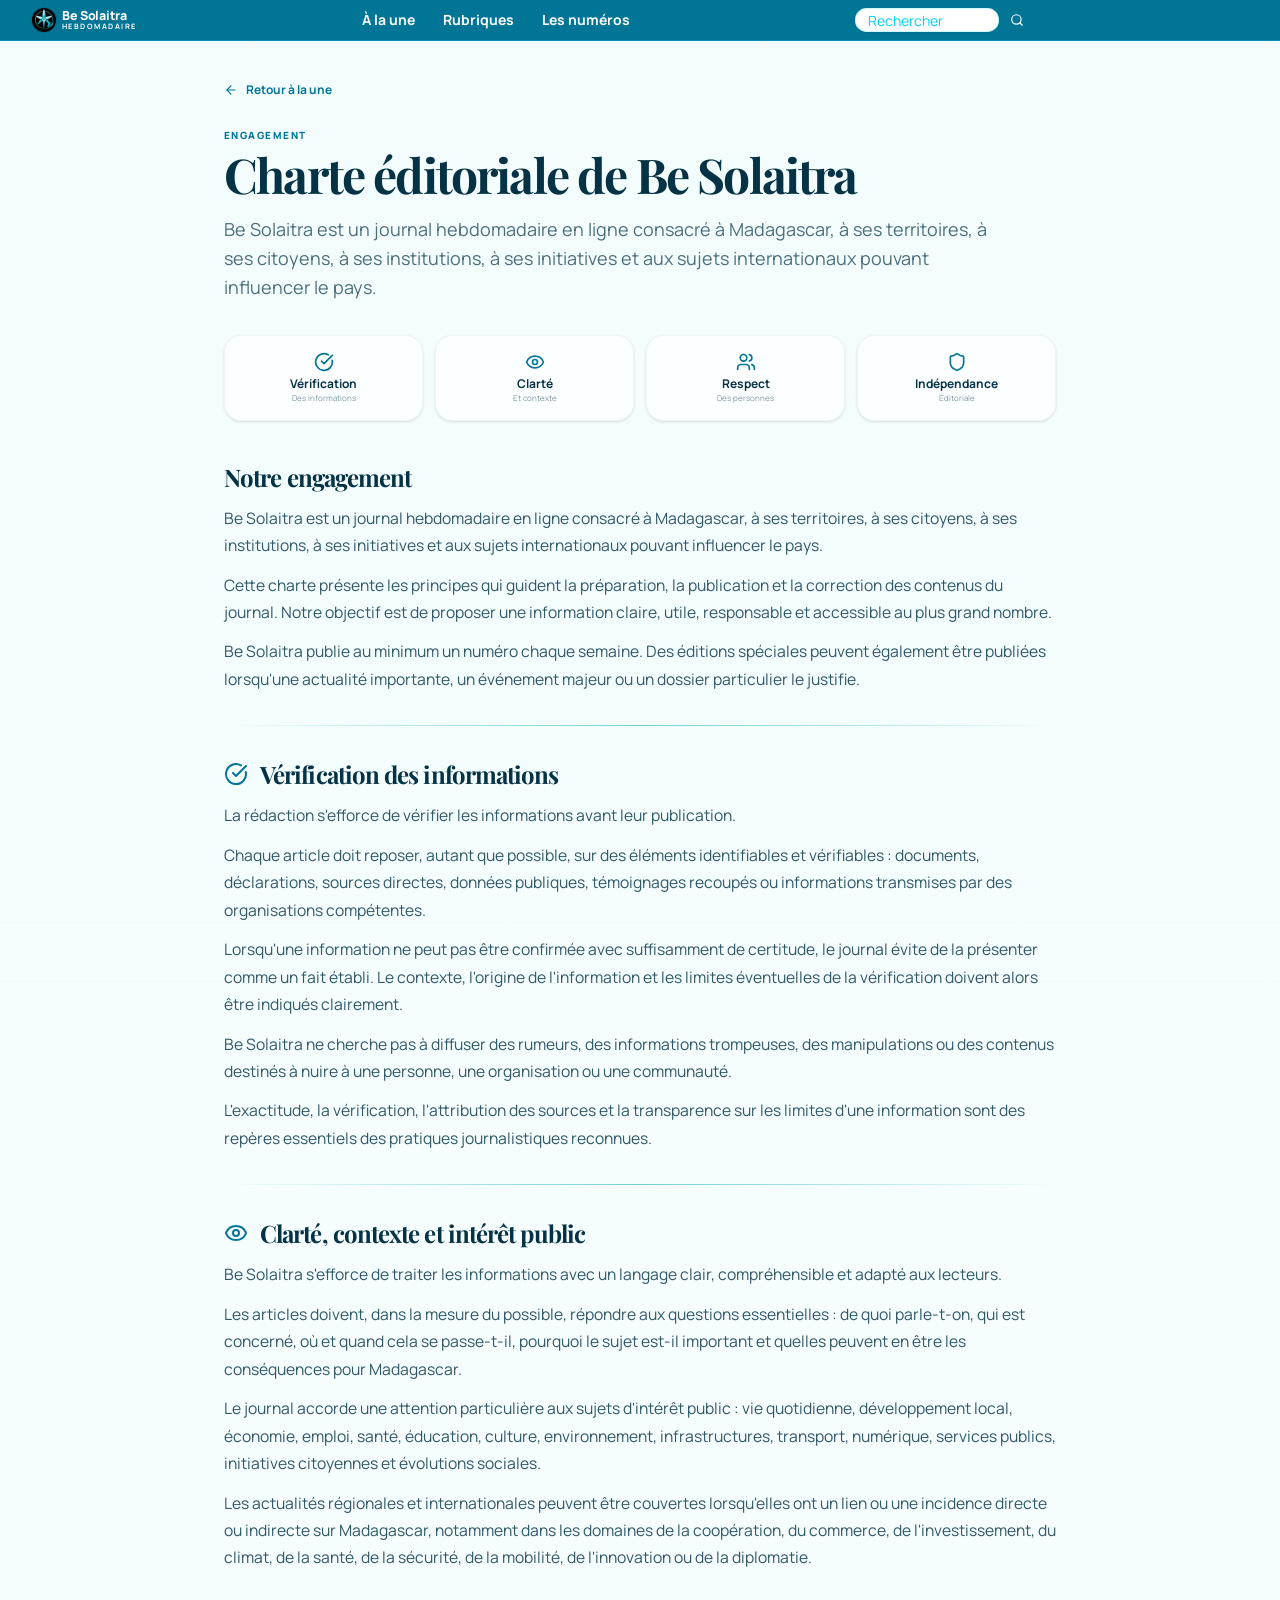
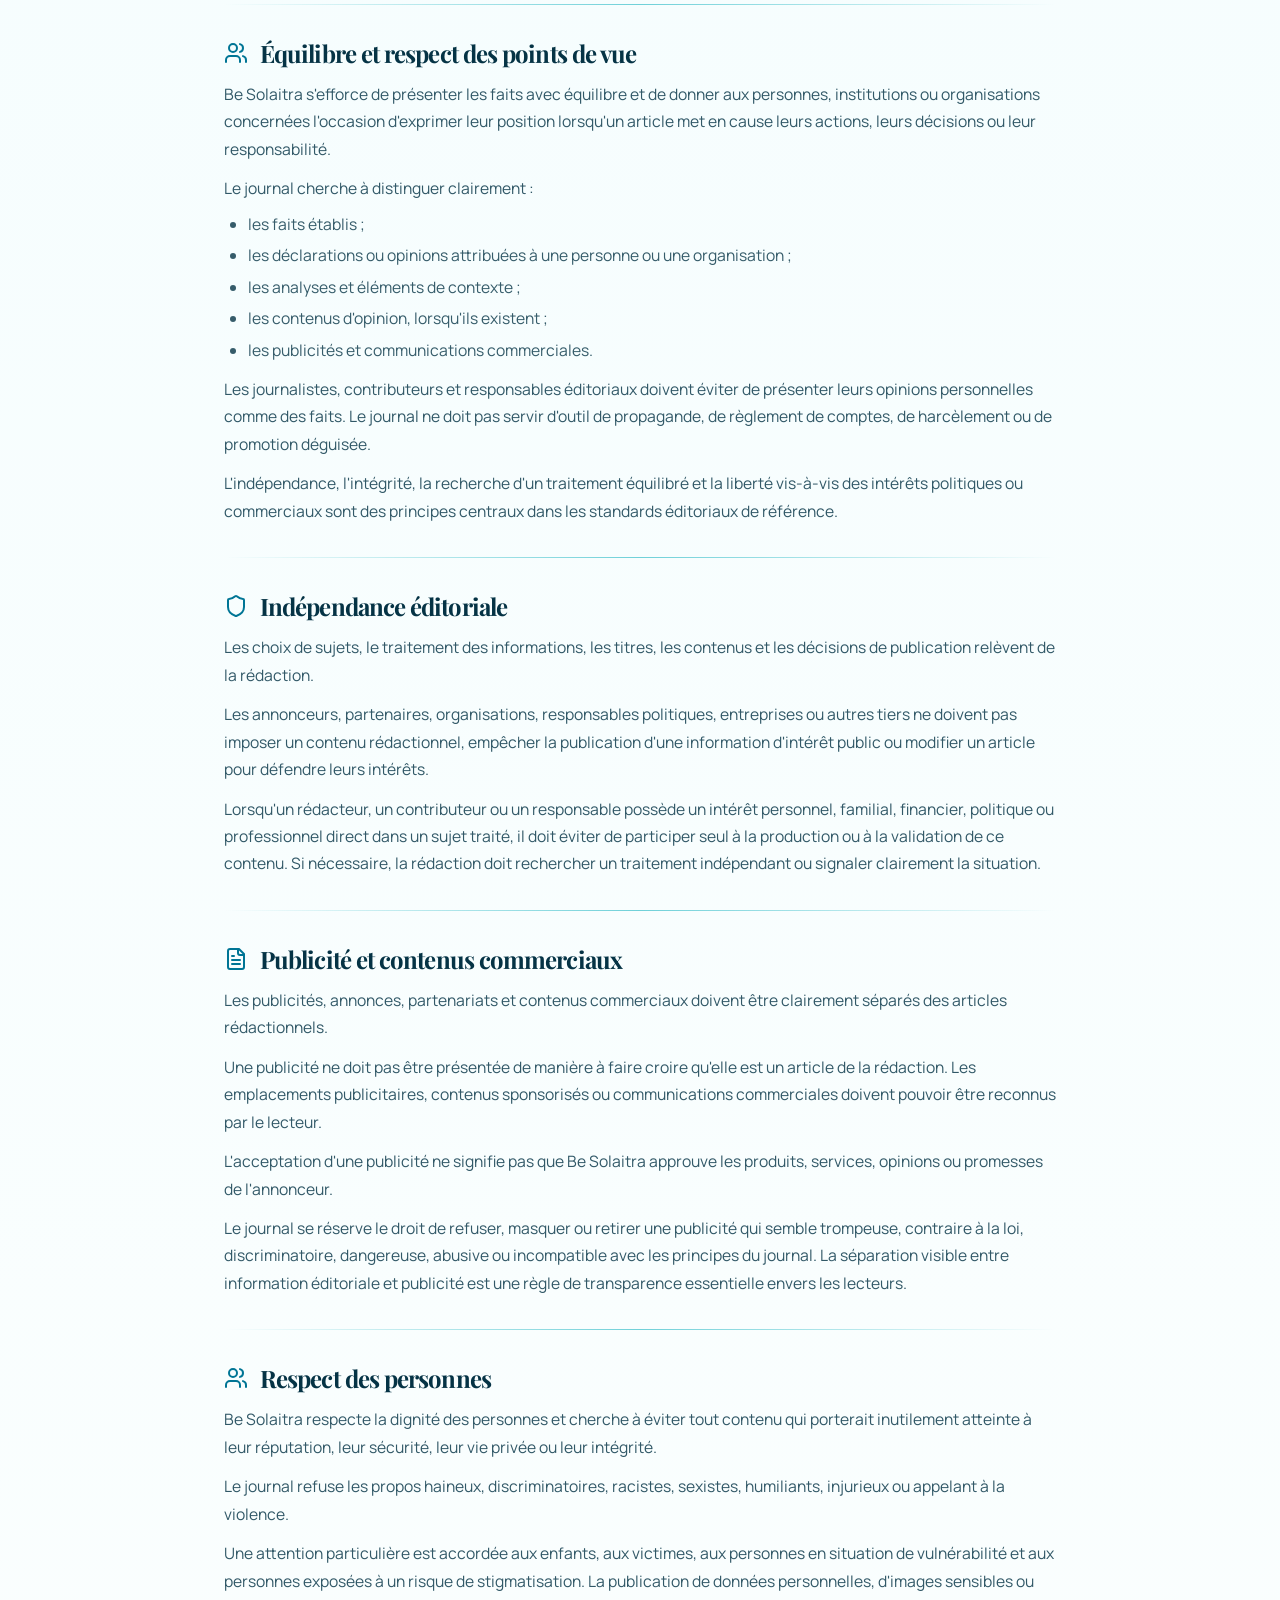
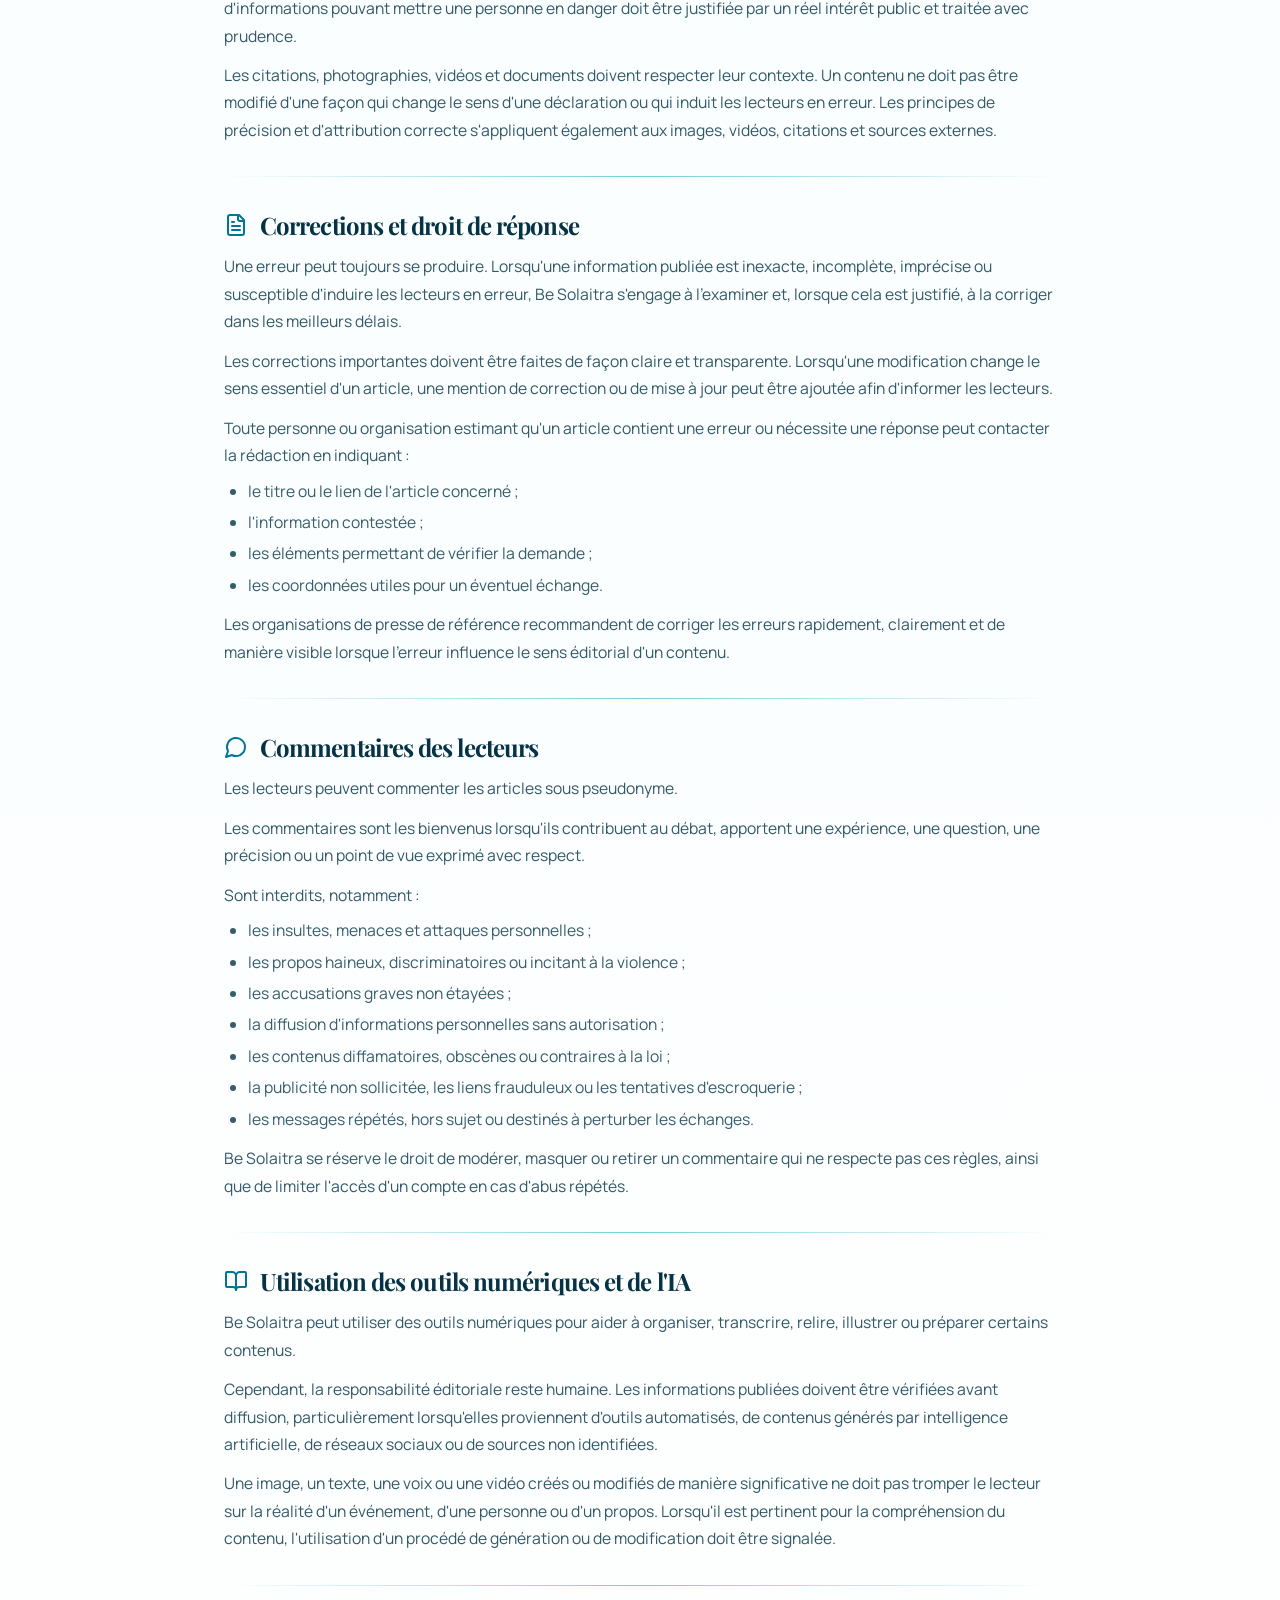
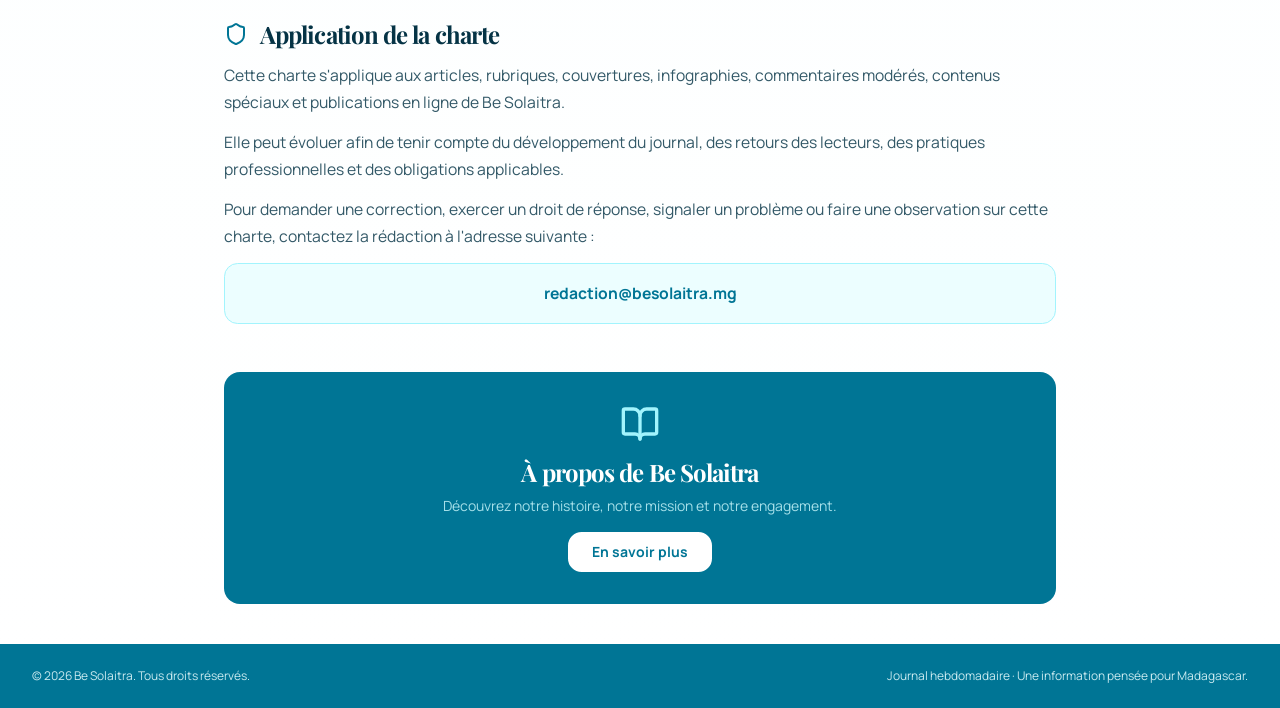
<file: charte-editoriale/index.html>
<!DOCTYPE html>
<html lang="fr"><head>
    <meta charset="UTF-8">
    <meta name="viewport" content="width=device-width, initial-scale=1.0">
    <meta name="description" content="Be Solaitra, journal hebdomadaire malgache : actualités, société, culture et regards sur Madagascar.">
    
    <title>Be Solaitra — Journal hebdomadaire</title>
    <link rel="icon" type="image/jpeg" href="/logo.jpg">
    
    <link rel="stylesheet" crossorigin="" href="/assets/index-C3xdx4Vv.css">
  <style type="text/css">[data-sonner-toaster][dir=ltr],html[dir=ltr]{--toast-icon-margin-start:-3px;--toast-icon-margin-end:4px;--toast-svg-margin-start:-1px;--toast-svg-margin-end:0px;--toast-button-margin-start:auto;--toast-button-margin-end:0;--toast-close-button-start:0;--toast-close-button-end:unset;--toast-close-button-transform:translate(-35%, -35%)}[data-sonner-toaster][dir=rtl],html[dir=rtl]{--toast-icon-margin-start:4px;--toast-icon-margin-end:-3px;--toast-svg-margin-start:0px;--toast-svg-margin-end:-1px;--toast-button-margin-start:0;--toast-button-margin-end:auto;--toast-close-button-start:unset;--toast-close-button-end:0;--toast-close-button-transform:translate(35%, -35%)}[data-sonner-toaster]{position:fixed;width:var(--width);font-family:ui-sans-serif,system-ui,-apple-system,BlinkMacSystemFont,Segoe UI,Roboto,Helvetica Neue,Arial,Noto Sans,sans-serif,Apple Color Emoji,Segoe UI Emoji,Segoe UI Symbol,Noto Color Emoji;--gray1:hsl(0, 0%, 99%);--gray2:hsl(0, 0%, 97.3%);--gray3:hsl(0, 0%, 95.1%);--gray4:hsl(0, 0%, 93%);--gray5:hsl(0, 0%, 90.9%);--gray6:hsl(0, 0%, 88.7%);--gray7:hsl(0, 0%, 85.8%);--gray8:hsl(0, 0%, 78%);--gray9:hsl(0, 0%, 56.1%);--gray10:hsl(0, 0%, 52.3%);--gray11:hsl(0, 0%, 43.5%);--gray12:hsl(0, 0%, 9%);--border-radius:8px;box-sizing:border-box;padding:0;margin:0;list-style:none;outline:0;z-index:999999999;transition:transform .4s ease}@media (hover:none) and (pointer:coarse){[data-sonner-toaster][data-lifted=true]{transform:none}}[data-sonner-toaster][data-x-position=right]{right:var(--offset-right)}[data-sonner-toaster][data-x-position=left]{left:var(--offset-left)}[data-sonner-toaster][data-x-position=center]{left:50%;transform:translateX(-50%)}[data-sonner-toaster][data-y-position=top]{top:var(--offset-top)}[data-sonner-toaster][data-y-position=bottom]{bottom:var(--offset-bottom)}[data-sonner-toast]{--y:translateY(100%);--lift-amount:calc(var(--lift) * var(--gap));z-index:var(--z-index);position:absolute;opacity:0;transform:var(--y);touch-action:none;transition:transform .4s,opacity .4s,height .4s,box-shadow .2s;box-sizing:border-box;outline:0;overflow-wrap:anywhere}[data-sonner-toast][data-styled=true]{padding:16px;background:var(--normal-bg);border:1px solid var(--normal-border);color:var(--normal-text);border-radius:var(--border-radius);box-shadow:0 4px 12px rgba(0,0,0,.1);width:var(--width);font-size:13px;display:flex;align-items:center;gap:6px}[data-sonner-toast]:focus-visible{box-shadow:0 4px 12px rgba(0,0,0,.1),0 0 0 2px rgba(0,0,0,.2)}[data-sonner-toast][data-y-position=top]{top:0;--y:translateY(-100%);--lift:1;--lift-amount:calc(1 * var(--gap))}[data-sonner-toast][data-y-position=bottom]{bottom:0;--y:translateY(100%);--lift:-1;--lift-amount:calc(var(--lift) * var(--gap))}[data-sonner-toast][data-styled=true] [data-description]{font-weight:400;line-height:1.4;color:#3f3f3f}[data-rich-colors=true][data-sonner-toast][data-styled=true] [data-description]{color:inherit}[data-sonner-toaster][data-sonner-theme=dark] [data-description]{color:#e8e8e8}[data-sonner-toast][data-styled=true] [data-title]{font-weight:500;line-height:1.5;color:inherit}[data-sonner-toast][data-styled=true] [data-icon]{display:flex;height:16px;width:16px;position:relative;justify-content:flex-start;align-items:center;flex-shrink:0;margin-left:var(--toast-icon-margin-start);margin-right:var(--toast-icon-margin-end)}[data-sonner-toast][data-promise=true] [data-icon]>svg{opacity:0;transform:scale(.8);transform-origin:center;animation:sonner-fade-in .3s ease forwards}[data-sonner-toast][data-styled=true] [data-icon]>*{flex-shrink:0}[data-sonner-toast][data-styled=true] [data-icon] svg{margin-left:var(--toast-svg-margin-start);margin-right:var(--toast-svg-margin-end)}[data-sonner-toast][data-styled=true] [data-content]{display:flex;flex-direction:column;gap:2px;flex:1;min-width:0}[data-sonner-toast][data-styled=true] [data-button]{border-radius:4px;padding-left:8px;padding-right:8px;height:24px;font-size:12px;color:var(--normal-bg);background:var(--normal-text);margin-left:var(--toast-button-margin-start);margin-right:var(--toast-button-margin-end);border:none;font-weight:500;cursor:pointer;outline:0;display:flex;align-items:center;flex-shrink:0;transition:opacity .4s,box-shadow .2s}[data-sonner-toast][data-styled=true] [data-button]:focus-visible{box-shadow:0 0 0 2px rgba(0,0,0,.4)}[data-sonner-toast][data-styled=true] [data-button]:first-of-type{margin-left:var(--toast-button-margin-start);margin-right:var(--toast-button-margin-end)}[data-sonner-toast][data-styled=true] [data-cancel]{color:var(--normal-text);background:rgba(0,0,0,.08)}[data-sonner-toaster][data-sonner-theme=dark] [data-sonner-toast][data-styled=true] [data-cancel]{background:rgba(255,255,255,.3)}[data-sonner-toast][data-styled=true] [data-close-button]{position:absolute;left:var(--toast-close-button-start);right:var(--toast-close-button-end);top:0;height:20px;width:20px;display:flex;justify-content:center;align-items:center;padding:0;color:var(--normal-text);background:var(--normal-bg);border:1px solid var(--normal-border);transform:var(--toast-close-button-transform);border-radius:50%;cursor:pointer;z-index:1;transition:opacity .1s,background .2s,border-color .2s}[data-sonner-toast][data-styled=true] [data-close-button]:focus-visible{box-shadow:0 4px 12px rgba(0,0,0,.1),0 0 0 2px rgba(0,0,0,.2)}[data-sonner-toast][data-styled=true] [data-disabled=true]{cursor:not-allowed}[data-sonner-toast][data-styled=true]:hover [data-close-button]:hover{background:var(--gray2);border-color:var(--gray5)}[data-sonner-toast][data-swiping=true]::before{content:'';position:absolute;left:-100%;right:-100%;height:100%;z-index:-1}[data-sonner-toast][data-y-position=top][data-swiping=true]::before{bottom:50%;transform:scaleY(3) translateY(50%)}[data-sonner-toast][data-y-position=bottom][data-swiping=true]::before{top:50%;transform:scaleY(3) translateY(-50%)}[data-sonner-toast][data-swiping=false][data-removed=true]::before{content:'';position:absolute;inset:0;transform:scaleY(2)}[data-sonner-toast][data-expanded=true]::after{content:'';position:absolute;left:0;height:calc(var(--gap) + 1px);bottom:100%;width:100%}[data-sonner-toast][data-mounted=true]{--y:translateY(0);opacity:1}[data-sonner-toast][data-expanded=false][data-front=false]{--scale:var(--toasts-before) * 0.05 + 1;--y:translateY(calc(var(--lift-amount) * var(--toasts-before))) scale(calc(-1 * var(--scale)));height:var(--front-toast-height)}[data-sonner-toast]>*{transition:opacity .4s}[data-sonner-toast][data-x-position=right]{right:0}[data-sonner-toast][data-x-position=left]{left:0}[data-sonner-toast][data-expanded=false][data-front=false][data-styled=true]>*{opacity:0}[data-sonner-toast][data-visible=false]{opacity:0;pointer-events:none}[data-sonner-toast][data-mounted=true][data-expanded=true]{--y:translateY(calc(var(--lift) * var(--offset)));height:var(--initial-height)}[data-sonner-toast][data-removed=true][data-front=true][data-swipe-out=false]{--y:translateY(calc(var(--lift) * -100%));opacity:0}[data-sonner-toast][data-removed=true][data-front=false][data-swipe-out=false][data-expanded=true]{--y:translateY(calc(var(--lift) * var(--offset) + var(--lift) * -100%));opacity:0}[data-sonner-toast][data-removed=true][data-front=false][data-swipe-out=false][data-expanded=false]{--y:translateY(40%);opacity:0;transition:transform .5s,opacity .2s}[data-sonner-toast][data-removed=true][data-front=false]::before{height:calc(var(--initial-height) + 20%)}[data-sonner-toast][data-swiping=true]{transform:var(--y) translateY(var(--swipe-amount-y,0)) translateX(var(--swipe-amount-x,0));transition:none}[data-sonner-toast][data-swiped=true]{-webkit-user-select:none;user-select:none}[data-sonner-toast][data-swipe-out=true][data-y-position=bottom],[data-sonner-toast][data-swipe-out=true][data-y-position=top]{animation-duration:.2s;animation-timing-function:ease-out;animation-fill-mode:forwards}[data-sonner-toast][data-swipe-out=true][data-swipe-direction=left]{animation-name:swipe-out-left}[data-sonner-toast][data-swipe-out=true][data-swipe-direction=right]{animation-name:swipe-out-right}[data-sonner-toast][data-swipe-out=true][data-swipe-direction=up]{animation-name:swipe-out-up}[data-sonner-toast][data-swipe-out=true][data-swipe-direction=down]{animation-name:swipe-out-down}@keyframes swipe-out-left{from{transform:var(--y) translateX(var(--swipe-amount-x));opacity:1}to{transform:var(--y) translateX(calc(var(--swipe-amount-x) - 100%));opacity:0}}@keyframes swipe-out-right{from{transform:var(--y) translateX(var(--swipe-amount-x));opacity:1}to{transform:var(--y) translateX(calc(var(--swipe-amount-x) + 100%));opacity:0}}@keyframes swipe-out-up{from{transform:var(--y) translateY(var(--swipe-amount-y));opacity:1}to{transform:var(--y) translateY(calc(var(--swipe-amount-y) - 100%));opacity:0}}@keyframes swipe-out-down{from{transform:var(--y) translateY(var(--swipe-amount-y));opacity:1}to{transform:var(--y) translateY(calc(var(--swipe-amount-y) + 100%));opacity:0}}@media (max-width:600px){[data-sonner-toaster]{position:fixed;right:var(--mobile-offset-right);left:var(--mobile-offset-left);width:100%}[data-sonner-toaster][dir=rtl]{left:calc(var(--mobile-offset-left) * -1)}[data-sonner-toaster] [data-sonner-toast]{left:0;right:0;width:calc(100% - var(--mobile-offset-left) * 2)}[data-sonner-toaster][data-x-position=left]{left:var(--mobile-offset-left)}[data-sonner-toaster][data-y-position=bottom]{bottom:var(--mobile-offset-bottom)}[data-sonner-toaster][data-y-position=top]{top:var(--mobile-offset-top)}[data-sonner-toaster][data-x-position=center]{left:var(--mobile-offset-left);right:var(--mobile-offset-right);transform:none}}[data-sonner-toaster][data-sonner-theme=light]{--normal-bg:#fff;--normal-border:var(--gray4);--normal-text:var(--gray12);--success-bg:hsl(143, 85%, 96%);--success-border:hsl(145, 92%, 87%);--success-text:hsl(140, 100%, 27%);--info-bg:hsl(208, 100%, 97%);--info-border:hsl(221, 91%, 93%);--info-text:hsl(210, 92%, 45%);--warning-bg:hsl(49, 100%, 97%);--warning-border:hsl(49, 91%, 84%);--warning-text:hsl(31, 92%, 45%);--error-bg:hsl(359, 100%, 97%);--error-border:hsl(359, 100%, 94%);--error-text:hsl(360, 100%, 45%)}[data-sonner-toaster][data-sonner-theme=light] [data-sonner-toast][data-invert=true]{--normal-bg:#000;--normal-border:hsl(0, 0%, 20%);--normal-text:var(--gray1)}[data-sonner-toaster][data-sonner-theme=dark] [data-sonner-toast][data-invert=true]{--normal-bg:#fff;--normal-border:var(--gray3);--normal-text:var(--gray12)}[data-sonner-toaster][data-sonner-theme=dark]{--normal-bg:#000;--normal-bg-hover:hsl(0, 0%, 12%);--normal-border:hsl(0, 0%, 20%);--normal-border-hover:hsl(0, 0%, 25%);--normal-text:var(--gray1);--success-bg:hsl(150, 100%, 6%);--success-border:hsl(147, 100%, 12%);--success-text:hsl(150, 86%, 65%);--info-bg:hsl(215, 100%, 6%);--info-border:hsl(223, 43%, 17%);--info-text:hsl(216, 87%, 65%);--warning-bg:hsl(64, 100%, 6%);--warning-border:hsl(60, 100%, 9%);--warning-text:hsl(46, 87%, 65%);--error-bg:hsl(358, 76%, 10%);--error-border:hsl(357, 89%, 16%);--error-text:hsl(358, 100%, 81%)}[data-sonner-toaster][data-sonner-theme=dark] [data-sonner-toast] [data-close-button]{background:var(--normal-bg);border-color:var(--normal-border);color:var(--normal-text)}[data-sonner-toaster][data-sonner-theme=dark] [data-sonner-toast] [data-close-button]:hover{background:var(--normal-bg-hover);border-color:var(--normal-border-hover)}[data-rich-colors=true][data-sonner-toast][data-type=success]{background:var(--success-bg);border-color:var(--success-border);color:var(--success-text)}[data-rich-colors=true][data-sonner-toast][data-type=success] [data-close-button]{background:var(--success-bg);border-color:var(--success-border);color:var(--success-text)}[data-rich-colors=true][data-sonner-toast][data-type=info]{background:var(--info-bg);border-color:var(--info-border);color:var(--info-text)}[data-rich-colors=true][data-sonner-toast][data-type=info] [data-close-button]{background:var(--info-bg);border-color:var(--info-border);color:var(--info-text)}[data-rich-colors=true][data-sonner-toast][data-type=warning]{background:var(--warning-bg);border-color:var(--warning-border);color:var(--warning-text)}[data-rich-colors=true][data-sonner-toast][data-type=warning] [data-close-button]{background:var(--warning-bg);border-color:var(--warning-border);color:var(--warning-text)}[data-rich-colors=true][data-sonner-toast][data-type=error]{background:var(--error-bg);border-color:var(--error-border);color:var(--error-text)}[data-rich-colors=true][data-sonner-toast][data-type=error] [data-close-button]{background:var(--error-bg);border-color:var(--error-border);color:var(--error-text)}.sonner-loading-wrapper{--size:16px;height:var(--size);width:var(--size);position:absolute;inset:0;z-index:10}.sonner-loading-wrapper[data-visible=false]{transform-origin:center;animation:sonner-fade-out .2s ease forwards}.sonner-spinner{position:relative;top:50%;left:50%;height:var(--size);width:var(--size)}.sonner-loading-bar{animation:sonner-spin 1.2s linear infinite;background:var(--gray11);border-radius:6px;height:8%;left:-10%;position:absolute;top:-3.9%;width:24%}.sonner-loading-bar:first-child{animation-delay:-1.2s;transform:rotate(.0001deg) translate(146%)}.sonner-loading-bar:nth-child(2){animation-delay:-1.1s;transform:rotate(30deg) translate(146%)}.sonner-loading-bar:nth-child(3){animation-delay:-1s;transform:rotate(60deg) translate(146%)}.sonner-loading-bar:nth-child(4){animation-delay:-.9s;transform:rotate(90deg) translate(146%)}.sonner-loading-bar:nth-child(5){animation-delay:-.8s;transform:rotate(120deg) translate(146%)}.sonner-loading-bar:nth-child(6){animation-delay:-.7s;transform:rotate(150deg) translate(146%)}.sonner-loading-bar:nth-child(7){animation-delay:-.6s;transform:rotate(180deg) translate(146%)}.sonner-loading-bar:nth-child(8){animation-delay:-.5s;transform:rotate(210deg) translate(146%)}.sonner-loading-bar:nth-child(9){animation-delay:-.4s;transform:rotate(240deg) translate(146%)}.sonner-loading-bar:nth-child(10){animation-delay:-.3s;transform:rotate(270deg) translate(146%)}.sonner-loading-bar:nth-child(11){animation-delay:-.2s;transform:rotate(300deg) translate(146%)}.sonner-loading-bar:nth-child(12){animation-delay:-.1s;transform:rotate(330deg) translate(146%)}@keyframes sonner-fade-in{0%{opacity:0;transform:scale(.8)}100%{opacity:1;transform:scale(1)}}@keyframes sonner-fade-out{0%{opacity:1;transform:scale(1)}100%{opacity:0;transform:scale(.8)}}@keyframes sonner-spin{0%{opacity:1}100%{opacity:.15}}@media (prefers-reduced-motion){.sonner-loading-bar,[data-sonner-toast],[data-sonner-toast]>*{transition:none!important;animation:none!important}}.sonner-loader{position:absolute;top:50%;left:50%;transform:translate(-50%,-50%);transform-origin:center;transition:opacity .2s,transform .2s}.sonner-loader[data-visible=false]{opacity:0;transform:scale(.8) translate(-50%,-50%)}</style></head>
  <body>
    <div id="root"><section aria-label="Notifications alt+T" tabindex="-1" aria-live="polite" aria-relevant="additions text" aria-atomic="false" data-react-aria-top-layer="true"></section><div class="min-h-screen bg-gradient-to-b from-cyan-50/30 to-white"><header class="sticky top-0 z-40 border-b border-cyan-400/30 bg-cyan-700 text-white backdrop-blur-xl"><div class="container"><div class="flex h-10 items-center justify-between gap-2"><a aria-label="Accueil Be Solaitra" href="/" class="flex shrink-0 items-center gap-1.5"><img alt="Logo Be Solaitra" class="size-6 rounded-full bg-black object-cover ring-1 ring-cyan-950/15" src="/logo.jpg"><span class="leading-none"><strong class="block text-[.78rem] font-extrabold tracking-tight text-white hover:text-white">Be Solaitra</strong><span class="mt-px block text-[0.46rem] font-bold tracking-[0.2em] text-white">HEBDOMADAIRE</span></span></a><nav class="hidden items-center gap-3 text-sm font-bold text-white xl:flex" aria-label="Navigation principale"><a href="/" class="transition-colors duration-200 hover:bg-cyan-500 hover:text-white px-2 py-1 rounded-md">À la une</a><a href="/#rubriques" class="transition-colors duration-200 hover:bg-cyan-500 hover:text-white px-2 py-1 rounded-md">Rubriques</a><a href="/numeros" class="transition-colors duration-200 hover:bg-cyan-500 hover:text-white px-2 py-1 rounded-md">Les numéros</a></nav><form class="hidden items-center gap-1 lg:flex" role="search" aria-label="Rechercher un article" action="/recherche/" method="get"><input data-slot="input" class="file:text-foreground selection:bg-primary selection:text-primary-foreground dark:bg-input/30 min-w-0 rounded-md border px-3 py-1 shadow-xs transition-[color,box-shadow] outline-none file:inline-flex file:h-7 file:border-0 file:bg-transparent file:text-sm file:font-medium disabled:pointer-events-none disabled:cursor-not-allowed disabled:opacity-50 md:text-sm focus-visible:border-ring focus-visible:ring-ring/50 focus-visible:ring-[3px] aria-invalid:ring-destructive/20 dark:aria-invalid:ring-destructive/40 aria-invalid:border-destructive h-6 w-36 border-cyan-300/30 bg-white text-[.65rem] text-cyan-900 placeholder:text-cyan-400 xl:w-36" placeholder="Rechercher" value="" name="q"><button data-slot="button" class="inline-flex items-center justify-center gap-2 whitespace-nowrap rounded-md text-sm font-medium transition-all disabled:pointer-events-none disabled:opacity-50 [&amp;_svg]:pointer-events-none [&amp;_svg:not([class*='size-'])]:size-4 shrink-0 [&amp;_svg]:shrink-0 outline-none focus-visible:border-ring focus-visible:ring-ring/50 focus-visible:ring-[3px] aria-invalid:ring-destructive/20 dark:aria-invalid:ring-destructive/40 aria-invalid:border-destructive dark:hover:bg-accent/50 size-7 text-white hover:bg-cyan-500/50" type="submit" aria-label="Lancer la recherche" data-vitrine-keep=""><svg xmlns="http://www.w3.org/2000/svg" width="24" height="24" viewBox="0 0 24 24" fill="none" stroke="currentColor" stroke-width="2" stroke-linecap="round" stroke-linejoin="round" class="lucide lucide-search size-3.5"><circle cx="11" cy="11" r="8"></circle><path d="m21 21-4.3-4.3"></path></svg></button></form><div class="flex items-center gap-1.5"><a href="/recherche/" class="inline-flex items-center justify-center gap-2 whitespace-nowrap rounded-md text-sm font-medium transition-all disabled:pointer-events-none disabled:opacity-50 [&amp;_svg]:pointer-events-none [&amp;_svg:not([class*='size-'])]:size-4 shrink-0 [&amp;_svg]:shrink-0 outline-none focus-visible:border-ring focus-visible:ring-ring/50 focus-visible:ring-[3px] aria-invalid:ring-destructive/20 dark:aria-invalid:ring-destructive/40 aria-invalid:border-destructive dark:hover:bg-accent/50 size-7 text-white hover:bg-cyan-500/50 lg:hidden" aria-label="Rechercher"><svg xmlns="http://www.w3.org/2000/svg" width="24" height="24" viewBox="0 0 24 24" fill="none" stroke="currentColor" stroke-width="2" stroke-linecap="round" stroke-linejoin="round" class="lucide lucide-search size-3.5"><circle cx="11" cy="11" r="8"></circle><path d="m21 21-4.3-4.3"></path></svg></a><button data-slot="button" class="inline-flex items-center justify-center gap-2 whitespace-nowrap rounded-md text-sm font-medium transition-all disabled:pointer-events-none disabled:opacity-50 [&amp;_svg]:pointer-events-none [&amp;_svg:not([class*='size-'])]:size-4 shrink-0 [&amp;_svg]:shrink-0 outline-none focus-visible:border-ring focus-visible:ring-ring/50 focus-visible:ring-[3px] aria-invalid:ring-destructive/20 dark:aria-invalid:ring-destructive/40 aria-invalid:border-destructive dark:hover:bg-accent/50 size-7 text-white hover:bg-cyan-500/50 lg:hidden" aria-label="Ouvrir le menu" aria-expanded="false" id="vitrine-menu-btn" type="button" aria-controls="vitrine-menu" data-vitrine-keep=""><svg xmlns="http://www.w3.org/2000/svg" width="24" height="24" viewBox="0 0 24 24" fill="none" stroke="currentColor" stroke-width="2" stroke-linecap="round" stroke-linejoin="round" class="lucide lucide-menu size-4"><line x1="4" x2="20" y1="12" y2="12"></line><line x1="4" x2="20" y1="6" y2="6"></line><line x1="4" x2="20" y1="18" y2="18"></line></svg></button></div></div><div id="vitrine-menu" hidden="" class="border-t border-white/20 py-3 lg:hidden"><nav class="grid grid-cols-3 gap-1 text-center text-[.66rem] font-bold text-white" aria-label="Navigation mobile"><a href="/" class="rounded-md px-1 py-2 transition-colors duration-200 hover:bg-cyan-500 hover:text-white">À la une</a><a href="/#rubriques" class="rounded-md px-1 py-2 transition-colors duration-200 hover:bg-cyan-500 hover:text-white">Rubriques</a><a href="/numeros/" class="rounded-md px-1 py-2 transition-colors duration-200 hover:bg-cyan-500 hover:text-white">Numéros</a></nav></div></div></header><main class="container max-w-4xl py-7 md:py-10"><a href="/" class="inline-flex items-center gap-2 text-xs font-bold text-cyan-700 hover:text-cyan-900 transition-colors"><svg xmlns="http://www.w3.org/2000/svg" width="24" height="24" viewBox="0 0 24 24" fill="none" stroke="currentColor" stroke-width="2" stroke-linecap="round" stroke-linejoin="round" class="lucide lucide-arrow-left size-3.5"><path d="m12 19-7-7 7-7"></path><path d="M19 12H5"></path></svg>Retour à la une</a><div class="mt-6"><p class="eyebrow text-cyan-700">Engagement</p><h1 class="ink-title mt-2 text-3xl font-bold leading-[1.02] text-cyan-950 sm:text-4xl lg:text-5xl">Charte éditoriale de Be Solaitra</h1><p class="mt-4 max-w-3xl text-base leading-relaxed text-cyan-950/70 sm:text-lg">Be Solaitra est un journal hebdomadaire en ligne consacré à Madagascar, à ses territoires, à ses citoyens, à ses institutions, à ses initiatives et aux sujets internationaux pouvant influencer le pays.</p></div><div class="mt-8 grid grid-cols-2 gap-3 sm:grid-cols-4"><div class="rounded-xl bg-white/70 p-4 text-center shadow-sm border border-cyan-950/5"><svg xmlns="http://www.w3.org/2000/svg" width="24" height="24" viewBox="0 0 24 24" fill="none" stroke="currentColor" stroke-width="2" stroke-linecap="round" stroke-linejoin="round" class="lucide lucide-circle-check-big mx-auto size-5 text-cyan-700"><path d="M21.801 10A10 10 0 1 1 17 3.335"></path><path d="m9 11 3 3L22 4"></path></svg><p class="mt-1 text-xs font-bold text-cyan-950">Vérification</p><p class="text-[0.5rem] text-cyan-950/50">Des informations</p></div><div class="rounded-xl bg-white/70 p-4 text-center shadow-sm border border-cyan-950/5"><svg xmlns="http://www.w3.org/2000/svg" width="24" height="24" viewBox="0 0 24 24" fill="none" stroke="currentColor" stroke-width="2" stroke-linecap="round" stroke-linejoin="round" class="lucide lucide-eye mx-auto size-5 text-cyan-700"><path d="M2.062 12.348a1 1 0 0 1 0-.696 10.75 10.75 0 0 1 19.876 0 1 1 0 0 1 0 .696 10.75 10.75 0 0 1-19.876 0"></path><circle cx="12" cy="12" r="3"></circle></svg><p class="mt-1 text-xs font-bold text-cyan-950">Clarté</p><p class="text-[0.5rem] text-cyan-950/50">Et contexte</p></div><div class="rounded-xl bg-white/70 p-4 text-center shadow-sm border border-cyan-950/5"><svg xmlns="http://www.w3.org/2000/svg" width="24" height="24" viewBox="0 0 24 24" fill="none" stroke="currentColor" stroke-width="2" stroke-linecap="round" stroke-linejoin="round" class="lucide lucide-users mx-auto size-5 text-cyan-700"><path d="M16 21v-2a4 4 0 0 0-4-4H6a4 4 0 0 0-4 4v2"></path><circle cx="9" cy="7" r="4"></circle><path d="M22 21v-2a4 4 0 0 0-3-3.87"></path><path d="M16 3.13a4 4 0 0 1 0 7.75"></path></svg><p class="mt-1 text-xs font-bold text-cyan-950">Respect</p><p class="text-[0.5rem] text-cyan-950/50">Des personnes</p></div><div class="rounded-xl bg-white/70 p-4 text-center shadow-sm border border-cyan-950/5"><svg xmlns="http://www.w3.org/2000/svg" width="24" height="24" viewBox="0 0 24 24" fill="none" stroke="currentColor" stroke-width="2" stroke-linecap="round" stroke-linejoin="round" class="lucide lucide-shield mx-auto size-5 text-cyan-700"><path d="M20 13c0 5-3.5 7.5-7.66 8.95a1 1 0 0 1-.67-.01C7.5 20.5 4 18 4 13V6a1 1 0 0 1 1-1c2 0 4.5-1.2 6.24-2.72a1.17 1.17 0 0 1 1.52 0C14.51 3.81 17 5 19 5a1 1 0 0 1 1 1z"></path></svg><p class="mt-1 text-xs font-bold text-cyan-950">Indépendance</p><p class="text-[0.5rem] text-cyan-950/50">Éditoriale</p></div></div><div class="mt-10 space-y-8 text-[.98rem] leading-[1.75] text-cyan-950/82"><section><h2 class="ink-title text-2xl font-bold text-cyan-950">Notre engagement</h2><p class="mt-3">Be Solaitra est un journal hebdomadaire en ligne consacré à Madagascar, à ses territoires, à ses citoyens, à ses institutions, à ses initiatives et aux sujets internationaux pouvant influencer le pays.</p><p class="mt-3">Cette charte présente les principes qui guident la préparation, la publication et la correction des contenus du journal. Notre objectif est de proposer une information claire, utile, responsable et accessible au plus grand nombre.</p><p class="mt-3">Be Solaitra publie au minimum un numéro chaque semaine. Des éditions spéciales peuvent également être publiées lorsqu'une actualité importante, un événement majeur ou un dossier particulier le justifie.</p></section><div class="newspaper-rule"></div><section><div class="flex items-center gap-3"><svg xmlns="http://www.w3.org/2000/svg" width="24" height="24" viewBox="0 0 24 24" fill="none" stroke="currentColor" stroke-width="2" stroke-linecap="round" stroke-linejoin="round" class="lucide lucide-circle-check-big size-6 text-cyan-700"><path d="M21.801 10A10 10 0 1 1 17 3.335"></path><path d="m9 11 3 3L22 4"></path></svg><h2 class="ink-title text-2xl font-bold text-cyan-950">Vérification des informations</h2></div><p class="mt-3">La rédaction s'efforce de vérifier les informations avant leur publication.</p><p class="mt-3">Chaque article doit reposer, autant que possible, sur des éléments identifiables et vérifiables : documents, déclarations, sources directes, données publiques, témoignages recoupés ou informations transmises par des organisations compétentes.</p><p class="mt-3">Lorsqu'une information ne peut pas être confirmée avec suffisamment de certitude, le journal évite de la présenter comme un fait établi. Le contexte, l'origine de l'information et les limites éventuelles de la vérification doivent alors être indiqués clairement.</p><p class="mt-3">Be Solaitra ne cherche pas à diffuser des rumeurs, des informations trompeuses, des manipulations ou des contenus destinés à nuire à une personne, une organisation ou une communauté.</p><p class="mt-3">L'exactitude, la vérification, l'attribution des sources et la transparence sur les limites d'une information sont des repères essentiels des pratiques journalistiques reconnues.</p></section><div class="newspaper-rule"></div><section><div class="flex items-center gap-3"><svg xmlns="http://www.w3.org/2000/svg" width="24" height="24" viewBox="0 0 24 24" fill="none" stroke="currentColor" stroke-width="2" stroke-linecap="round" stroke-linejoin="round" class="lucide lucide-eye size-6 text-cyan-700"><path d="M2.062 12.348a1 1 0 0 1 0-.696 10.75 10.75 0 0 1 19.876 0 1 1 0 0 1 0 .696 10.75 10.75 0 0 1-19.876 0"></path><circle cx="12" cy="12" r="3"></circle></svg><h2 class="ink-title text-2xl font-bold text-cyan-950">Clarté, contexte et intérêt public</h2></div><p class="mt-3">Be Solaitra s'efforce de traiter les informations avec un langage clair, compréhensible et adapté aux lecteurs.</p><p class="mt-3">Les articles doivent, dans la mesure du possible, répondre aux questions essentielles : de quoi parle-t-on, qui est concerné, où et quand cela se passe-t-il, pourquoi le sujet est-il important et quelles peuvent en être les conséquences pour Madagascar.</p><p class="mt-3">Le journal accorde une attention particulière aux sujets d'intérêt public : vie quotidienne, développement local, économie, emploi, santé, éducation, culture, environnement, infrastructures, transport, numérique, services publics, initiatives citoyennes et évolutions sociales.</p><p class="mt-3">Les actualités régionales et internationales peuvent être couvertes lorsqu'elles ont un lien ou une incidence directe ou indirecte sur Madagascar, notamment dans les domaines de la coopération, du commerce, de l'investissement, du climat, de la santé, de la sécurité, de la mobilité, de l'innovation ou de la diplomatie.</p></section><div class="newspaper-rule"></div><section><div class="flex items-center gap-3"><svg xmlns="http://www.w3.org/2000/svg" width="24" height="24" viewBox="0 0 24 24" fill="none" stroke="currentColor" stroke-width="2" stroke-linecap="round" stroke-linejoin="round" class="lucide lucide-users size-6 text-cyan-700"><path d="M16 21v-2a4 4 0 0 0-4-4H6a4 4 0 0 0-4 4v2"></path><circle cx="9" cy="7" r="4"></circle><path d="M22 21v-2a4 4 0 0 0-3-3.87"></path><path d="M16 3.13a4 4 0 0 1 0 7.75"></path></svg><h2 class="ink-title text-2xl font-bold text-cyan-950">Équilibre et respect des points de vue</h2></div><p class="mt-3">Be Solaitra s'efforce de présenter les faits avec équilibre et de donner aux personnes, institutions ou organisations concernées l'occasion d'exprimer leur position lorsqu'un article met en cause leurs actions, leurs décisions ou leur responsabilité.</p><p class="mt-3">Le journal cherche à distinguer clairement :</p><ul class="mt-2 list-disc pl-6 space-y-1 text-cyan-950/80"><li>les faits établis ;</li><li>les déclarations ou opinions attribuées à une personne ou une organisation ;</li><li>les analyses et éléments de contexte ;</li><li>les contenus d'opinion, lorsqu'ils existent ;</li><li>les publicités et communications commerciales.</li></ul><p class="mt-3">Les journalistes, contributeurs et responsables éditoriaux doivent éviter de présenter leurs opinions personnelles comme des faits. Le journal ne doit pas servir d'outil de propagande, de règlement de comptes, de harcèlement ou de promotion déguisée.</p><p class="mt-3">L'indépendance, l'intégrité, la recherche d'un traitement équilibré et la liberté vis-à-vis des intérêts politiques ou commerciaux sont des principes centraux dans les standards éditoriaux de référence.</p></section><div class="newspaper-rule"></div><section><div class="flex items-center gap-3"><svg xmlns="http://www.w3.org/2000/svg" width="24" height="24" viewBox="0 0 24 24" fill="none" stroke="currentColor" stroke-width="2" stroke-linecap="round" stroke-linejoin="round" class="lucide lucide-shield size-6 text-cyan-700"><path d="M20 13c0 5-3.5 7.5-7.66 8.95a1 1 0 0 1-.67-.01C7.5 20.5 4 18 4 13V6a1 1 0 0 1 1-1c2 0 4.5-1.2 6.24-2.72a1.17 1.17 0 0 1 1.52 0C14.51 3.81 17 5 19 5a1 1 0 0 1 1 1z"></path></svg><h2 class="ink-title text-2xl font-bold text-cyan-950">Indépendance éditoriale</h2></div><p class="mt-3">Les choix de sujets, le traitement des informations, les titres, les contenus et les décisions de publication relèvent de la rédaction.</p><p class="mt-3">Les annonceurs, partenaires, organisations, responsables politiques, entreprises ou autres tiers ne doivent pas imposer un contenu rédactionnel, empêcher la publication d'une information d'intérêt public ou modifier un article pour défendre leurs intérêts.</p><p class="mt-3">Lorsqu'un rédacteur, un contributeur ou un responsable possède un intérêt personnel, familial, financier, politique ou professionnel direct dans un sujet traité, il doit éviter de participer seul à la production ou à la validation de ce contenu. Si nécessaire, la rédaction doit rechercher un traitement indépendant ou signaler clairement la situation.</p></section><div class="newspaper-rule"></div><section><div class="flex items-center gap-3"><svg xmlns="http://www.w3.org/2000/svg" width="24" height="24" viewBox="0 0 24 24" fill="none" stroke="currentColor" stroke-width="2" stroke-linecap="round" stroke-linejoin="round" class="lucide lucide-file-text size-6 text-cyan-700"><path d="M15 2H6a2 2 0 0 0-2 2v16a2 2 0 0 0 2 2h12a2 2 0 0 0 2-2V7Z"></path><path d="M14 2v4a2 2 0 0 0 2 2h4"></path><path d="M10 9H8"></path><path d="M16 13H8"></path><path d="M16 17H8"></path></svg><h2 class="ink-title text-2xl font-bold text-cyan-950">Publicité et contenus commerciaux</h2></div><p class="mt-3">Les publicités, annonces, partenariats et contenus commerciaux doivent être clairement séparés des articles rédactionnels.</p><p class="mt-3">Une publicité ne doit pas être présentée de manière à faire croire qu'elle est un article de la rédaction. Les emplacements publicitaires, contenus sponsorisés ou communications commerciales doivent pouvoir être reconnus par le lecteur.</p><p class="mt-3">L'acceptation d'une publicité ne signifie pas que Be Solaitra approuve les produits, services, opinions ou promesses de l'annonceur.</p><p class="mt-3">Le journal se réserve le droit de refuser, masquer ou retirer une publicité qui semble trompeuse, contraire à la loi, discriminatoire, dangereuse, abusive ou incompatible avec les principes du journal. La séparation visible entre information éditoriale et publicité est une règle de transparence essentielle envers les lecteurs.</p></section><div class="newspaper-rule"></div><section><div class="flex items-center gap-3"><svg xmlns="http://www.w3.org/2000/svg" width="24" height="24" viewBox="0 0 24 24" fill="none" stroke="currentColor" stroke-width="2" stroke-linecap="round" stroke-linejoin="round" class="lucide lucide-users size-6 text-cyan-700"><path d="M16 21v-2a4 4 0 0 0-4-4H6a4 4 0 0 0-4 4v2"></path><circle cx="9" cy="7" r="4"></circle><path d="M22 21v-2a4 4 0 0 0-3-3.87"></path><path d="M16 3.13a4 4 0 0 1 0 7.75"></path></svg><h2 class="ink-title text-2xl font-bold text-cyan-950">Respect des personnes</h2></div><p class="mt-3">Be Solaitra respecte la dignité des personnes et cherche à éviter tout contenu qui porterait inutilement atteinte à leur réputation, leur sécurité, leur vie privée ou leur intégrité.</p><p class="mt-3">Le journal refuse les propos haineux, discriminatoires, racistes, sexistes, humiliants, injurieux ou appelant à la violence.</p><p class="mt-3">Une attention particulière est accordée aux enfants, aux victimes, aux personnes en situation de vulnérabilité et aux personnes exposées à un risque de stigmatisation. La publication de données personnelles, d'images sensibles ou d'informations pouvant mettre une personne en danger doit être justifiée par un réel intérêt public et traitée avec prudence.</p><p class="mt-3">Les citations, photographies, vidéos et documents doivent respecter leur contexte. Un contenu ne doit pas être modifié d'une façon qui change le sens d'une déclaration ou qui induit les lecteurs en erreur. Les principes de précision et d'attribution correcte s'appliquent également aux images, vidéos, citations et sources externes.</p></section><div class="newspaper-rule"></div><section><div class="flex items-center gap-3"><svg xmlns="http://www.w3.org/2000/svg" width="24" height="24" viewBox="0 0 24 24" fill="none" stroke="currentColor" stroke-width="2" stroke-linecap="round" stroke-linejoin="round" class="lucide lucide-file-text size-6 text-cyan-700"><path d="M15 2H6a2 2 0 0 0-2 2v16a2 2 0 0 0 2 2h12a2 2 0 0 0 2-2V7Z"></path><path d="M14 2v4a2 2 0 0 0 2 2h4"></path><path d="M10 9H8"></path><path d="M16 13H8"></path><path d="M16 17H8"></path></svg><h2 class="ink-title text-2xl font-bold text-cyan-950">Corrections et droit de réponse</h2></div><p class="mt-3">Une erreur peut toujours se produire. Lorsqu'une information publiée est inexacte, incomplète, imprécise ou susceptible d'induire les lecteurs en erreur, Be Solaitra s'engage à l'examiner et, lorsque cela est justifié, à la corriger dans les meilleurs délais.</p><p class="mt-3">Les corrections importantes doivent être faites de façon claire et transparente. Lorsqu'une modification change le sens essentiel d'un article, une mention de correction ou de mise à jour peut être ajoutée afin d'informer les lecteurs.</p><p class="mt-3">Toute personne ou organisation estimant qu'un article contient une erreur ou nécessite une réponse peut contacter la rédaction en indiquant :</p><ul class="mt-2 list-disc pl-6 space-y-1 text-cyan-950/80"><li>le titre ou le lien de l'article concerné ;</li><li>l'information contestée ;</li><li>les éléments permettant de vérifier la demande ;</li><li>les coordonnées utiles pour un éventuel échange.</li></ul><p class="mt-3">Les organisations de presse de référence recommandent de corriger les erreurs rapidement, clairement et de manière visible lorsque l'erreur influence le sens éditorial d'un contenu.</p></section><div class="newspaper-rule"></div><section><div class="flex items-center gap-3"><svg xmlns="http://www.w3.org/2000/svg" width="24" height="24" viewBox="0 0 24 24" fill="none" stroke="currentColor" stroke-width="2" stroke-linecap="round" stroke-linejoin="round" class="lucide lucide-message-circle size-6 text-cyan-700"><path d="M7.9 20A9 9 0 1 0 4 16.1L2 22Z"></path></svg><h2 class="ink-title text-2xl font-bold text-cyan-950">Commentaires des lecteurs</h2></div><p class="mt-3">Les lecteurs peuvent commenter les articles sous pseudonyme.</p><p class="mt-3">Les commentaires sont les bienvenus lorsqu'ils contribuent au débat, apportent une expérience, une question, une précision ou un point de vue exprimé avec respect.</p><p class="mt-3">Sont interdits, notamment :</p><ul class="mt-2 list-disc pl-6 space-y-1 text-cyan-950/80"><li>les insultes, menaces et attaques personnelles ;</li><li>les propos haineux, discriminatoires ou incitant à la violence ;</li><li>les accusations graves non étayées ;</li><li>la diffusion d'informations personnelles sans autorisation ;</li><li>les contenus diffamatoires, obscènes ou contraires à la loi ;</li><li>la publicité non sollicitée, les liens frauduleux ou les tentatives d'escroquerie ;</li><li>les messages répétés, hors sujet ou destinés à perturber les échanges.</li></ul><p class="mt-3">Be Solaitra se réserve le droit de modérer, masquer ou retirer un commentaire qui ne respecte pas ces règles, ainsi que de limiter l'accès d'un compte en cas d'abus répétés.</p></section><div class="newspaper-rule"></div><section><div class="flex items-center gap-3"><svg xmlns="http://www.w3.org/2000/svg" width="24" height="24" viewBox="0 0 24 24" fill="none" stroke="currentColor" stroke-width="2" stroke-linecap="round" stroke-linejoin="round" class="lucide lucide-book-open size-6 text-cyan-700"><path d="M12 7v14"></path><path d="M3 18a1 1 0 0 1-1-1V4a1 1 0 0 1 1-1h5a4 4 0 0 1 4 4 4 4 0 0 1 4-4h5a1 1 0 0 1 1 1v13a1 1 0 0 1-1 1h-6a3 3 0 0 0-3 3 3 3 0 0 0-3-3z"></path></svg><h2 class="ink-title text-2xl font-bold text-cyan-950">Utilisation des outils numériques et de l'IA</h2></div><p class="mt-3">Be Solaitra peut utiliser des outils numériques pour aider à organiser, transcrire, relire, illustrer ou préparer certains contenus.</p><p class="mt-3">Cependant, la responsabilité éditoriale reste humaine. Les informations publiées doivent être vérifiées avant diffusion, particulièrement lorsqu'elles proviennent d'outils automatisés, de contenus générés par intelligence artificielle, de réseaux sociaux ou de sources non identifiées.</p><p class="mt-3">Une image, un texte, une voix ou une vidéo créés ou modifiés de manière significative ne doit pas tromper le lecteur sur la réalité d'un événement, d'une personne ou d'un propos. Lorsqu'il est pertinent pour la compréhension du contenu, l'utilisation d'un procédé de génération ou de modification doit être signalée.</p></section><div class="newspaper-rule"></div><section><div class="flex items-center gap-3"><svg xmlns="http://www.w3.org/2000/svg" width="24" height="24" viewBox="0 0 24 24" fill="none" stroke="currentColor" stroke-width="2" stroke-linecap="round" stroke-linejoin="round" class="lucide lucide-shield size-6 text-cyan-700"><path d="M20 13c0 5-3.5 7.5-7.66 8.95a1 1 0 0 1-.67-.01C7.5 20.5 4 18 4 13V6a1 1 0 0 1 1-1c2 0 4.5-1.2 6.24-2.72a1.17 1.17 0 0 1 1.52 0C14.51 3.81 17 5 19 5a1 1 0 0 1 1 1z"></path></svg><h2 class="ink-title text-2xl font-bold text-cyan-950">Application de la charte</h2></div><p class="mt-3">Cette charte s'applique aux articles, rubriques, couvertures, infographies, commentaires modérés, contenus spéciaux et publications en ligne de Be Solaitra.</p><p class="mt-3">Elle peut évoluer afin de tenir compte du développement du journal, des retours des lecteurs, des pratiques professionnelles et des obligations applicables.</p><p class="mt-3">Pour demander une correction, exercer un droit de réponse, signaler un problème ou faire une observation sur cette charte, contactez la rédaction à l'adresse suivante :</p><div class="mt-3 rounded-lg bg-cyan-50 p-4 text-center border border-cyan-200"><a href="mailto:redaction@besolaitra.mg" class="text-cyan-700 font-bold hover:text-cyan-900 transition-colors">redaction@besolaitra.mg</a></div></section></div><div class="mt-12 rounded-2xl bg-cyan-700 p-8 text-center text-white"><svg xmlns="http://www.w3.org/2000/svg" width="24" height="24" viewBox="0 0 24 24" fill="none" stroke="currentColor" stroke-width="2" stroke-linecap="round" stroke-linejoin="round" class="lucide lucide-book-open mx-auto size-10 text-cyan-200"><path d="M12 7v14"></path><path d="M3 18a1 1 0 0 1-1-1V4a1 1 0 0 1 1-1h5a4 4 0 0 1 4 4 4 4 0 0 1 4-4h5a1 1 0 0 1 1 1v13a1 1 0 0 1-1 1h-6a3 3 0 0 0-3 3 3 3 0 0 0-3-3z"></path></svg><h2 class="ink-title mt-3 text-2xl font-bold">À propos de Be Solaitra</h2><p class="mx-auto mt-2 max-w-lg text-sm text-cyan-100/80">Découvrez notre histoire, notre mission et notre engagement.</p><a href="/a-propos" class="mt-4 inline-flex items-center gap-2 rounded-lg bg-white px-6 py-2.5 text-sm font-bold text-cyan-700 transition-colors hover:bg-cyan-50">En savoir plus</a></div></main><footer class="bg-cyan-700 text-white"><div class="container py-6"><div class="flex flex-col gap-2 text-center text-xs text-cyan-50/85 sm:flex-row sm:justify-between"><p>© 2026 Be Solaitra. Tous droits réservés.</p><p>Journal hebdomadaire · Une information pensée pour Madagascar.</p></div></div></footer></div></div>
    
  

<script src="/vitrine.js" defer></script></body></html>
</file>
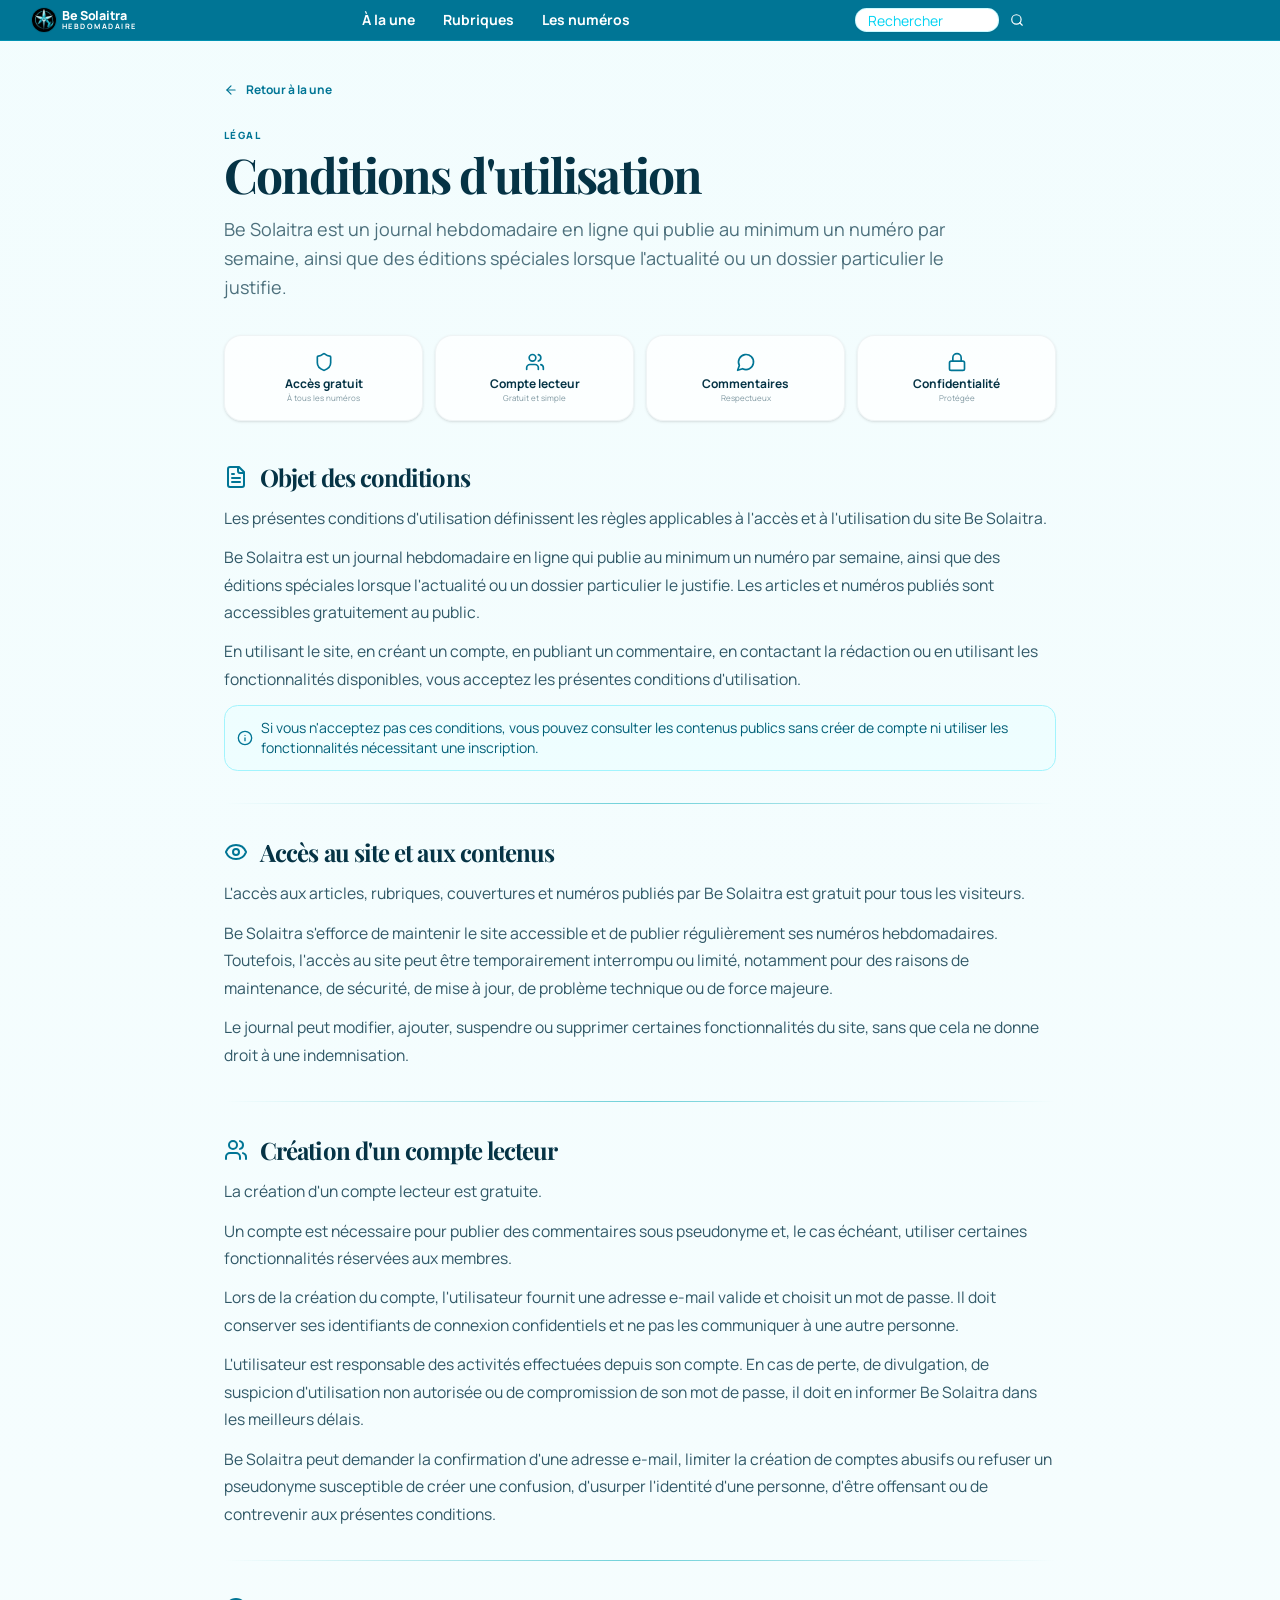
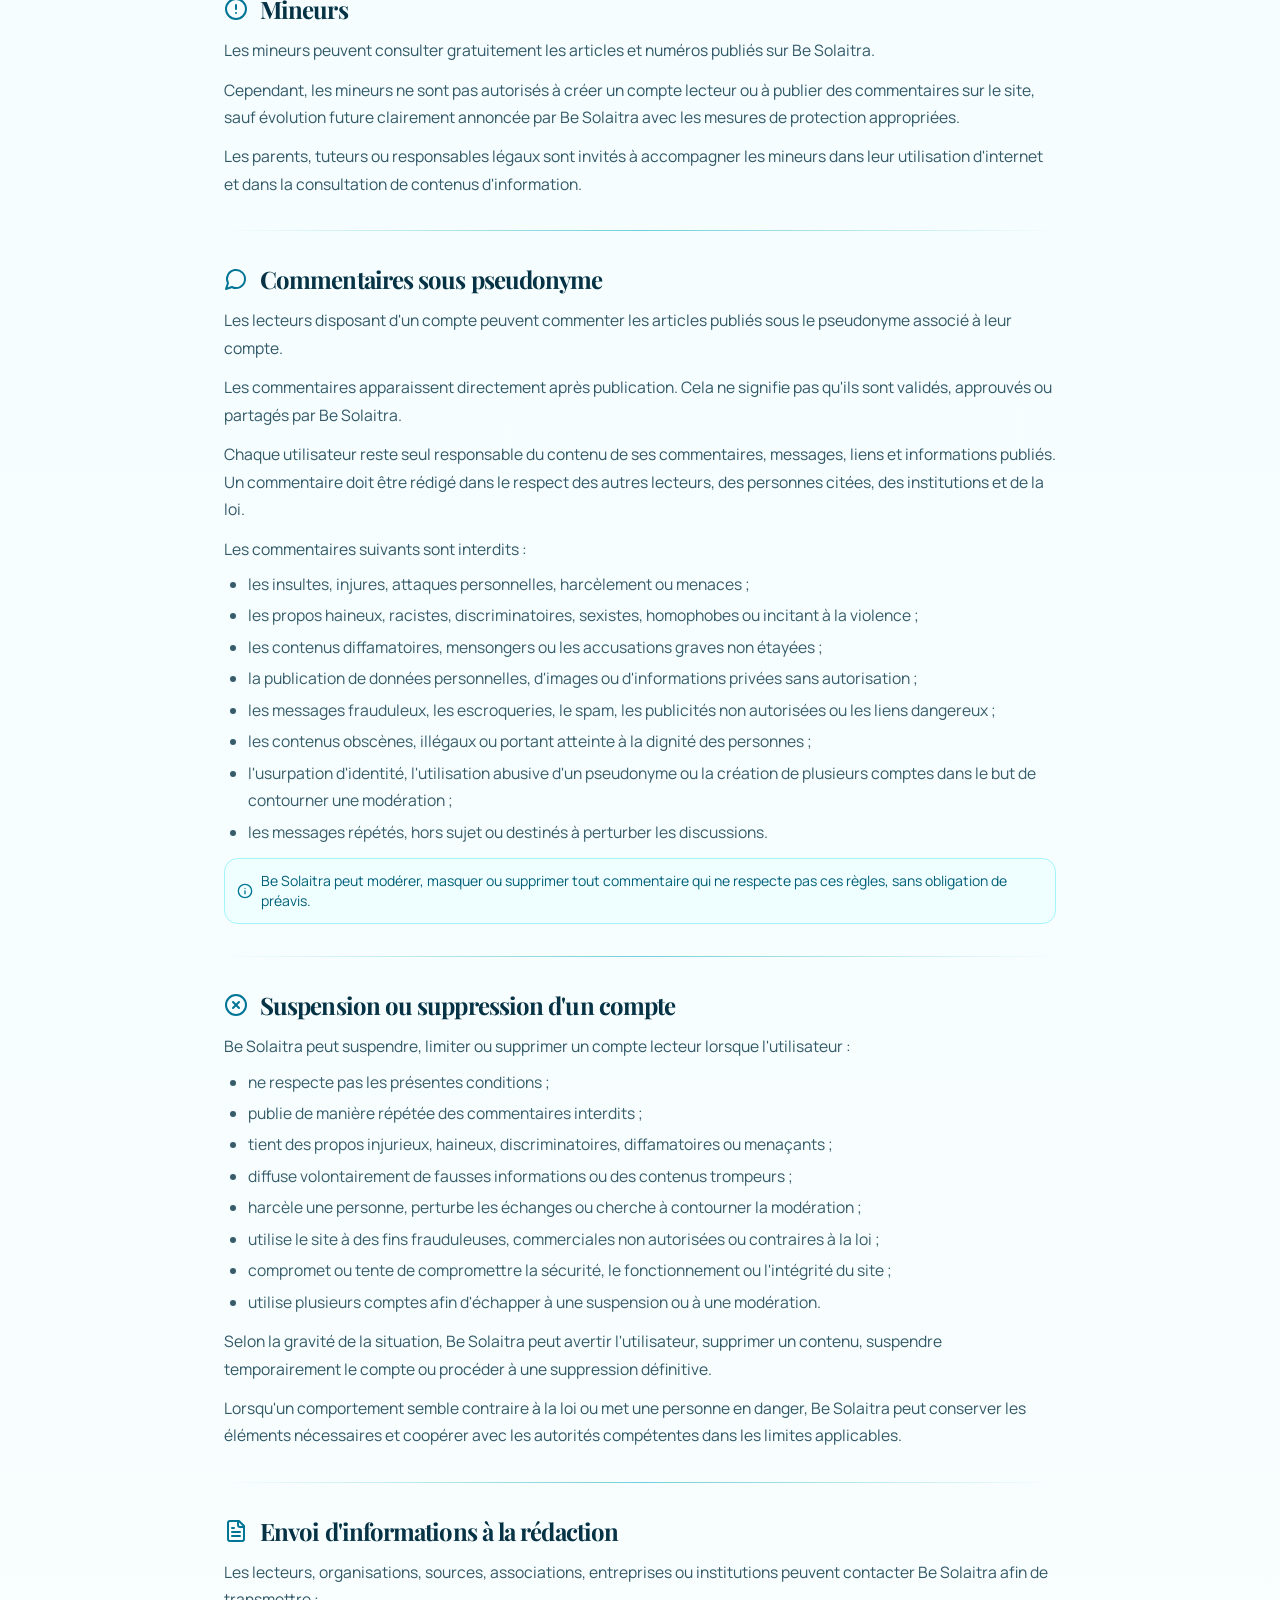
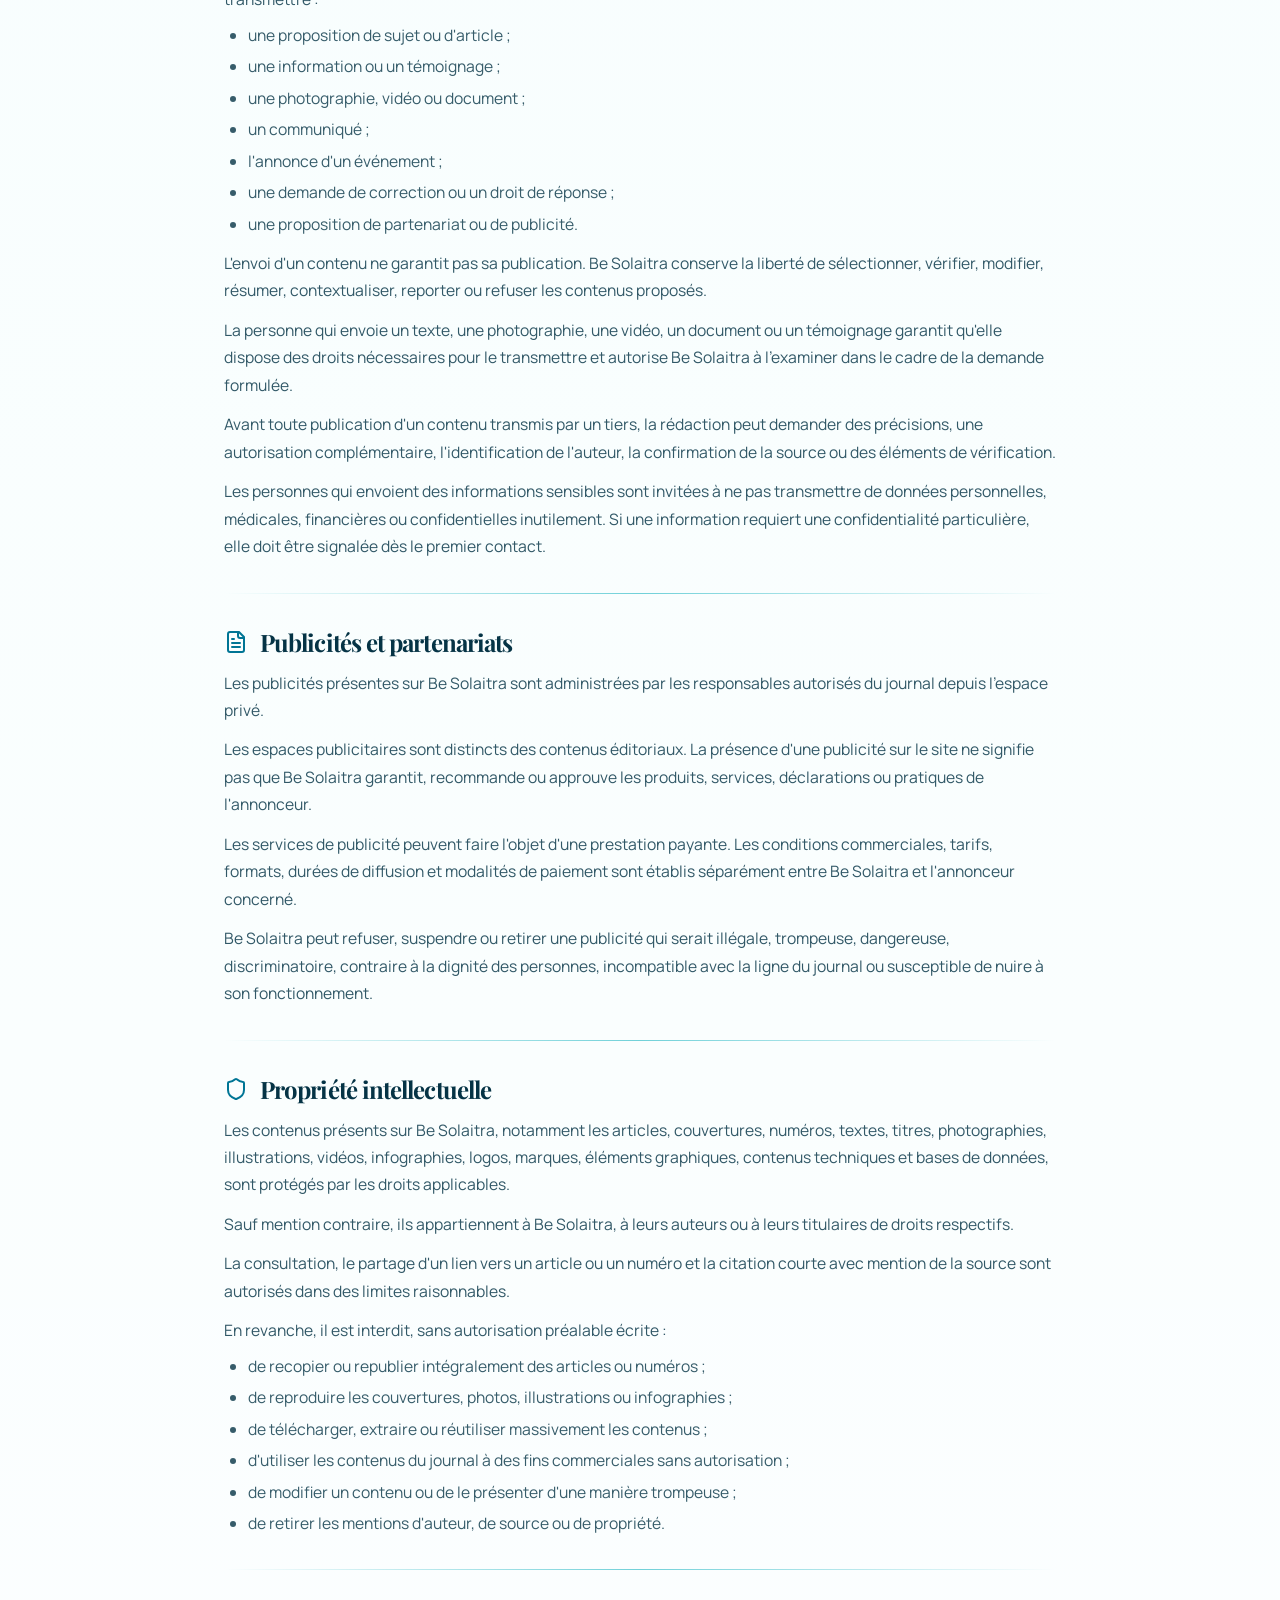
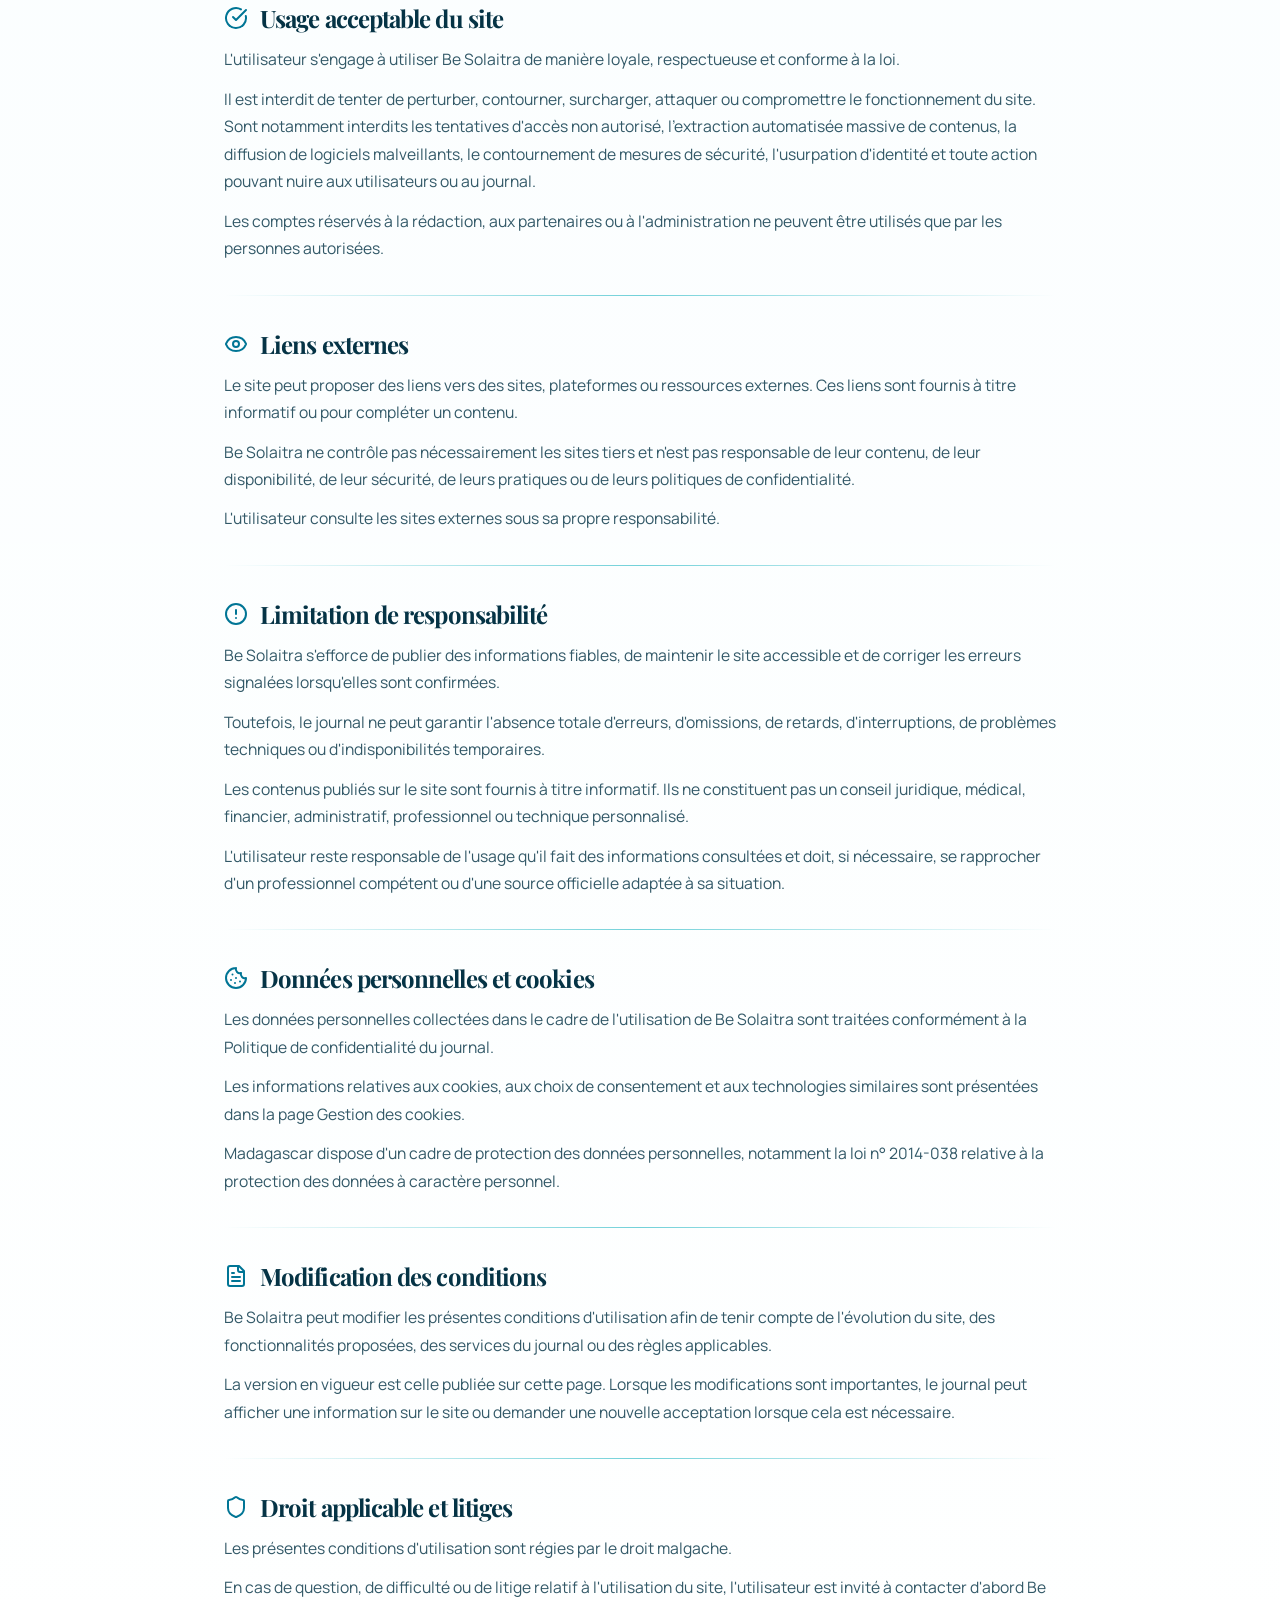
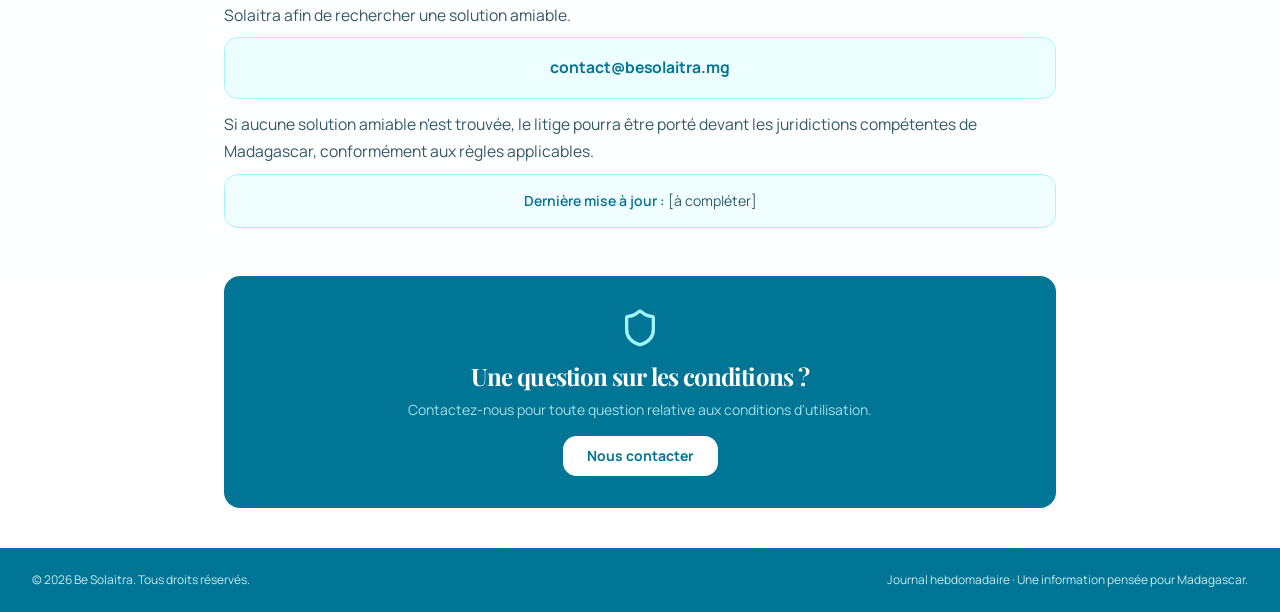
<file: conditions-utilisation/index.html>
<!DOCTYPE html>
<html lang="fr"><head>
    <meta charset="UTF-8">
    <meta name="viewport" content="width=device-width, initial-scale=1.0">
    <meta name="description" content="Be Solaitra, journal hebdomadaire malgache : actualités, société, culture et regards sur Madagascar.">
    
    <title>Be Solaitra — Journal hebdomadaire</title>
    <link rel="icon" type="image/jpeg" href="/logo.jpg">
    
    <link rel="stylesheet" crossorigin="" href="/assets/index-C3xdx4Vv.css">
  <style type="text/css">[data-sonner-toaster][dir=ltr],html[dir=ltr]{--toast-icon-margin-start:-3px;--toast-icon-margin-end:4px;--toast-svg-margin-start:-1px;--toast-svg-margin-end:0px;--toast-button-margin-start:auto;--toast-button-margin-end:0;--toast-close-button-start:0;--toast-close-button-end:unset;--toast-close-button-transform:translate(-35%, -35%)}[data-sonner-toaster][dir=rtl],html[dir=rtl]{--toast-icon-margin-start:4px;--toast-icon-margin-end:-3px;--toast-svg-margin-start:0px;--toast-svg-margin-end:-1px;--toast-button-margin-start:0;--toast-button-margin-end:auto;--toast-close-button-start:unset;--toast-close-button-end:0;--toast-close-button-transform:translate(35%, -35%)}[data-sonner-toaster]{position:fixed;width:var(--width);font-family:ui-sans-serif,system-ui,-apple-system,BlinkMacSystemFont,Segoe UI,Roboto,Helvetica Neue,Arial,Noto Sans,sans-serif,Apple Color Emoji,Segoe UI Emoji,Segoe UI Symbol,Noto Color Emoji;--gray1:hsl(0, 0%, 99%);--gray2:hsl(0, 0%, 97.3%);--gray3:hsl(0, 0%, 95.1%);--gray4:hsl(0, 0%, 93%);--gray5:hsl(0, 0%, 90.9%);--gray6:hsl(0, 0%, 88.7%);--gray7:hsl(0, 0%, 85.8%);--gray8:hsl(0, 0%, 78%);--gray9:hsl(0, 0%, 56.1%);--gray10:hsl(0, 0%, 52.3%);--gray11:hsl(0, 0%, 43.5%);--gray12:hsl(0, 0%, 9%);--border-radius:8px;box-sizing:border-box;padding:0;margin:0;list-style:none;outline:0;z-index:999999999;transition:transform .4s ease}@media (hover:none) and (pointer:coarse){[data-sonner-toaster][data-lifted=true]{transform:none}}[data-sonner-toaster][data-x-position=right]{right:var(--offset-right)}[data-sonner-toaster][data-x-position=left]{left:var(--offset-left)}[data-sonner-toaster][data-x-position=center]{left:50%;transform:translateX(-50%)}[data-sonner-toaster][data-y-position=top]{top:var(--offset-top)}[data-sonner-toaster][data-y-position=bottom]{bottom:var(--offset-bottom)}[data-sonner-toast]{--y:translateY(100%);--lift-amount:calc(var(--lift) * var(--gap));z-index:var(--z-index);position:absolute;opacity:0;transform:var(--y);touch-action:none;transition:transform .4s,opacity .4s,height .4s,box-shadow .2s;box-sizing:border-box;outline:0;overflow-wrap:anywhere}[data-sonner-toast][data-styled=true]{padding:16px;background:var(--normal-bg);border:1px solid var(--normal-border);color:var(--normal-text);border-radius:var(--border-radius);box-shadow:0 4px 12px rgba(0,0,0,.1);width:var(--width);font-size:13px;display:flex;align-items:center;gap:6px}[data-sonner-toast]:focus-visible{box-shadow:0 4px 12px rgba(0,0,0,.1),0 0 0 2px rgba(0,0,0,.2)}[data-sonner-toast][data-y-position=top]{top:0;--y:translateY(-100%);--lift:1;--lift-amount:calc(1 * var(--gap))}[data-sonner-toast][data-y-position=bottom]{bottom:0;--y:translateY(100%);--lift:-1;--lift-amount:calc(var(--lift) * var(--gap))}[data-sonner-toast][data-styled=true] [data-description]{font-weight:400;line-height:1.4;color:#3f3f3f}[data-rich-colors=true][data-sonner-toast][data-styled=true] [data-description]{color:inherit}[data-sonner-toaster][data-sonner-theme=dark] [data-description]{color:#e8e8e8}[data-sonner-toast][data-styled=true] [data-title]{font-weight:500;line-height:1.5;color:inherit}[data-sonner-toast][data-styled=true] [data-icon]{display:flex;height:16px;width:16px;position:relative;justify-content:flex-start;align-items:center;flex-shrink:0;margin-left:var(--toast-icon-margin-start);margin-right:var(--toast-icon-margin-end)}[data-sonner-toast][data-promise=true] [data-icon]>svg{opacity:0;transform:scale(.8);transform-origin:center;animation:sonner-fade-in .3s ease forwards}[data-sonner-toast][data-styled=true] [data-icon]>*{flex-shrink:0}[data-sonner-toast][data-styled=true] [data-icon] svg{margin-left:var(--toast-svg-margin-start);margin-right:var(--toast-svg-margin-end)}[data-sonner-toast][data-styled=true] [data-content]{display:flex;flex-direction:column;gap:2px;flex:1;min-width:0}[data-sonner-toast][data-styled=true] [data-button]{border-radius:4px;padding-left:8px;padding-right:8px;height:24px;font-size:12px;color:var(--normal-bg);background:var(--normal-text);margin-left:var(--toast-button-margin-start);margin-right:var(--toast-button-margin-end);border:none;font-weight:500;cursor:pointer;outline:0;display:flex;align-items:center;flex-shrink:0;transition:opacity .4s,box-shadow .2s}[data-sonner-toast][data-styled=true] [data-button]:focus-visible{box-shadow:0 0 0 2px rgba(0,0,0,.4)}[data-sonner-toast][data-styled=true] [data-button]:first-of-type{margin-left:var(--toast-button-margin-start);margin-right:var(--toast-button-margin-end)}[data-sonner-toast][data-styled=true] [data-cancel]{color:var(--normal-text);background:rgba(0,0,0,.08)}[data-sonner-toaster][data-sonner-theme=dark] [data-sonner-toast][data-styled=true] [data-cancel]{background:rgba(255,255,255,.3)}[data-sonner-toast][data-styled=true] [data-close-button]{position:absolute;left:var(--toast-close-button-start);right:var(--toast-close-button-end);top:0;height:20px;width:20px;display:flex;justify-content:center;align-items:center;padding:0;color:var(--normal-text);background:var(--normal-bg);border:1px solid var(--normal-border);transform:var(--toast-close-button-transform);border-radius:50%;cursor:pointer;z-index:1;transition:opacity .1s,background .2s,border-color .2s}[data-sonner-toast][data-styled=true] [data-close-button]:focus-visible{box-shadow:0 4px 12px rgba(0,0,0,.1),0 0 0 2px rgba(0,0,0,.2)}[data-sonner-toast][data-styled=true] [data-disabled=true]{cursor:not-allowed}[data-sonner-toast][data-styled=true]:hover [data-close-button]:hover{background:var(--gray2);border-color:var(--gray5)}[data-sonner-toast][data-swiping=true]::before{content:'';position:absolute;left:-100%;right:-100%;height:100%;z-index:-1}[data-sonner-toast][data-y-position=top][data-swiping=true]::before{bottom:50%;transform:scaleY(3) translateY(50%)}[data-sonner-toast][data-y-position=bottom][data-swiping=true]::before{top:50%;transform:scaleY(3) translateY(-50%)}[data-sonner-toast][data-swiping=false][data-removed=true]::before{content:'';position:absolute;inset:0;transform:scaleY(2)}[data-sonner-toast][data-expanded=true]::after{content:'';position:absolute;left:0;height:calc(var(--gap) + 1px);bottom:100%;width:100%}[data-sonner-toast][data-mounted=true]{--y:translateY(0);opacity:1}[data-sonner-toast][data-expanded=false][data-front=false]{--scale:var(--toasts-before) * 0.05 + 1;--y:translateY(calc(var(--lift-amount) * var(--toasts-before))) scale(calc(-1 * var(--scale)));height:var(--front-toast-height)}[data-sonner-toast]>*{transition:opacity .4s}[data-sonner-toast][data-x-position=right]{right:0}[data-sonner-toast][data-x-position=left]{left:0}[data-sonner-toast][data-expanded=false][data-front=false][data-styled=true]>*{opacity:0}[data-sonner-toast][data-visible=false]{opacity:0;pointer-events:none}[data-sonner-toast][data-mounted=true][data-expanded=true]{--y:translateY(calc(var(--lift) * var(--offset)));height:var(--initial-height)}[data-sonner-toast][data-removed=true][data-front=true][data-swipe-out=false]{--y:translateY(calc(var(--lift) * -100%));opacity:0}[data-sonner-toast][data-removed=true][data-front=false][data-swipe-out=false][data-expanded=true]{--y:translateY(calc(var(--lift) * var(--offset) + var(--lift) * -100%));opacity:0}[data-sonner-toast][data-removed=true][data-front=false][data-swipe-out=false][data-expanded=false]{--y:translateY(40%);opacity:0;transition:transform .5s,opacity .2s}[data-sonner-toast][data-removed=true][data-front=false]::before{height:calc(var(--initial-height) + 20%)}[data-sonner-toast][data-swiping=true]{transform:var(--y) translateY(var(--swipe-amount-y,0)) translateX(var(--swipe-amount-x,0));transition:none}[data-sonner-toast][data-swiped=true]{-webkit-user-select:none;user-select:none}[data-sonner-toast][data-swipe-out=true][data-y-position=bottom],[data-sonner-toast][data-swipe-out=true][data-y-position=top]{animation-duration:.2s;animation-timing-function:ease-out;animation-fill-mode:forwards}[data-sonner-toast][data-swipe-out=true][data-swipe-direction=left]{animation-name:swipe-out-left}[data-sonner-toast][data-swipe-out=true][data-swipe-direction=right]{animation-name:swipe-out-right}[data-sonner-toast][data-swipe-out=true][data-swipe-direction=up]{animation-name:swipe-out-up}[data-sonner-toast][data-swipe-out=true][data-swipe-direction=down]{animation-name:swipe-out-down}@keyframes swipe-out-left{from{transform:var(--y) translateX(var(--swipe-amount-x));opacity:1}to{transform:var(--y) translateX(calc(var(--swipe-amount-x) - 100%));opacity:0}}@keyframes swipe-out-right{from{transform:var(--y) translateX(var(--swipe-amount-x));opacity:1}to{transform:var(--y) translateX(calc(var(--swipe-amount-x) + 100%));opacity:0}}@keyframes swipe-out-up{from{transform:var(--y) translateY(var(--swipe-amount-y));opacity:1}to{transform:var(--y) translateY(calc(var(--swipe-amount-y) - 100%));opacity:0}}@keyframes swipe-out-down{from{transform:var(--y) translateY(var(--swipe-amount-y));opacity:1}to{transform:var(--y) translateY(calc(var(--swipe-amount-y) + 100%));opacity:0}}@media (max-width:600px){[data-sonner-toaster]{position:fixed;right:var(--mobile-offset-right);left:var(--mobile-offset-left);width:100%}[data-sonner-toaster][dir=rtl]{left:calc(var(--mobile-offset-left) * -1)}[data-sonner-toaster] [data-sonner-toast]{left:0;right:0;width:calc(100% - var(--mobile-offset-left) * 2)}[data-sonner-toaster][data-x-position=left]{left:var(--mobile-offset-left)}[data-sonner-toaster][data-y-position=bottom]{bottom:var(--mobile-offset-bottom)}[data-sonner-toaster][data-y-position=top]{top:var(--mobile-offset-top)}[data-sonner-toaster][data-x-position=center]{left:var(--mobile-offset-left);right:var(--mobile-offset-right);transform:none}}[data-sonner-toaster][data-sonner-theme=light]{--normal-bg:#fff;--normal-border:var(--gray4);--normal-text:var(--gray12);--success-bg:hsl(143, 85%, 96%);--success-border:hsl(145, 92%, 87%);--success-text:hsl(140, 100%, 27%);--info-bg:hsl(208, 100%, 97%);--info-border:hsl(221, 91%, 93%);--info-text:hsl(210, 92%, 45%);--warning-bg:hsl(49, 100%, 97%);--warning-border:hsl(49, 91%, 84%);--warning-text:hsl(31, 92%, 45%);--error-bg:hsl(359, 100%, 97%);--error-border:hsl(359, 100%, 94%);--error-text:hsl(360, 100%, 45%)}[data-sonner-toaster][data-sonner-theme=light] [data-sonner-toast][data-invert=true]{--normal-bg:#000;--normal-border:hsl(0, 0%, 20%);--normal-text:var(--gray1)}[data-sonner-toaster][data-sonner-theme=dark] [data-sonner-toast][data-invert=true]{--normal-bg:#fff;--normal-border:var(--gray3);--normal-text:var(--gray12)}[data-sonner-toaster][data-sonner-theme=dark]{--normal-bg:#000;--normal-bg-hover:hsl(0, 0%, 12%);--normal-border:hsl(0, 0%, 20%);--normal-border-hover:hsl(0, 0%, 25%);--normal-text:var(--gray1);--success-bg:hsl(150, 100%, 6%);--success-border:hsl(147, 100%, 12%);--success-text:hsl(150, 86%, 65%);--info-bg:hsl(215, 100%, 6%);--info-border:hsl(223, 43%, 17%);--info-text:hsl(216, 87%, 65%);--warning-bg:hsl(64, 100%, 6%);--warning-border:hsl(60, 100%, 9%);--warning-text:hsl(46, 87%, 65%);--error-bg:hsl(358, 76%, 10%);--error-border:hsl(357, 89%, 16%);--error-text:hsl(358, 100%, 81%)}[data-sonner-toaster][data-sonner-theme=dark] [data-sonner-toast] [data-close-button]{background:var(--normal-bg);border-color:var(--normal-border);color:var(--normal-text)}[data-sonner-toaster][data-sonner-theme=dark] [data-sonner-toast] [data-close-button]:hover{background:var(--normal-bg-hover);border-color:var(--normal-border-hover)}[data-rich-colors=true][data-sonner-toast][data-type=success]{background:var(--success-bg);border-color:var(--success-border);color:var(--success-text)}[data-rich-colors=true][data-sonner-toast][data-type=success] [data-close-button]{background:var(--success-bg);border-color:var(--success-border);color:var(--success-text)}[data-rich-colors=true][data-sonner-toast][data-type=info]{background:var(--info-bg);border-color:var(--info-border);color:var(--info-text)}[data-rich-colors=true][data-sonner-toast][data-type=info] [data-close-button]{background:var(--info-bg);border-color:var(--info-border);color:var(--info-text)}[data-rich-colors=true][data-sonner-toast][data-type=warning]{background:var(--warning-bg);border-color:var(--warning-border);color:var(--warning-text)}[data-rich-colors=true][data-sonner-toast][data-type=warning] [data-close-button]{background:var(--warning-bg);border-color:var(--warning-border);color:var(--warning-text)}[data-rich-colors=true][data-sonner-toast][data-type=error]{background:var(--error-bg);border-color:var(--error-border);color:var(--error-text)}[data-rich-colors=true][data-sonner-toast][data-type=error] [data-close-button]{background:var(--error-bg);border-color:var(--error-border);color:var(--error-text)}.sonner-loading-wrapper{--size:16px;height:var(--size);width:var(--size);position:absolute;inset:0;z-index:10}.sonner-loading-wrapper[data-visible=false]{transform-origin:center;animation:sonner-fade-out .2s ease forwards}.sonner-spinner{position:relative;top:50%;left:50%;height:var(--size);width:var(--size)}.sonner-loading-bar{animation:sonner-spin 1.2s linear infinite;background:var(--gray11);border-radius:6px;height:8%;left:-10%;position:absolute;top:-3.9%;width:24%}.sonner-loading-bar:first-child{animation-delay:-1.2s;transform:rotate(.0001deg) translate(146%)}.sonner-loading-bar:nth-child(2){animation-delay:-1.1s;transform:rotate(30deg) translate(146%)}.sonner-loading-bar:nth-child(3){animation-delay:-1s;transform:rotate(60deg) translate(146%)}.sonner-loading-bar:nth-child(4){animation-delay:-.9s;transform:rotate(90deg) translate(146%)}.sonner-loading-bar:nth-child(5){animation-delay:-.8s;transform:rotate(120deg) translate(146%)}.sonner-loading-bar:nth-child(6){animation-delay:-.7s;transform:rotate(150deg) translate(146%)}.sonner-loading-bar:nth-child(7){animation-delay:-.6s;transform:rotate(180deg) translate(146%)}.sonner-loading-bar:nth-child(8){animation-delay:-.5s;transform:rotate(210deg) translate(146%)}.sonner-loading-bar:nth-child(9){animation-delay:-.4s;transform:rotate(240deg) translate(146%)}.sonner-loading-bar:nth-child(10){animation-delay:-.3s;transform:rotate(270deg) translate(146%)}.sonner-loading-bar:nth-child(11){animation-delay:-.2s;transform:rotate(300deg) translate(146%)}.sonner-loading-bar:nth-child(12){animation-delay:-.1s;transform:rotate(330deg) translate(146%)}@keyframes sonner-fade-in{0%{opacity:0;transform:scale(.8)}100%{opacity:1;transform:scale(1)}}@keyframes sonner-fade-out{0%{opacity:1;transform:scale(1)}100%{opacity:0;transform:scale(.8)}}@keyframes sonner-spin{0%{opacity:1}100%{opacity:.15}}@media (prefers-reduced-motion){.sonner-loading-bar,[data-sonner-toast],[data-sonner-toast]>*{transition:none!important;animation:none!important}}.sonner-loader{position:absolute;top:50%;left:50%;transform:translate(-50%,-50%);transform-origin:center;transition:opacity .2s,transform .2s}.sonner-loader[data-visible=false]{opacity:0;transform:scale(.8) translate(-50%,-50%)}</style></head>
  <body>
    <div id="root"><section aria-label="Notifications alt+T" tabindex="-1" aria-live="polite" aria-relevant="additions text" aria-atomic="false" data-react-aria-top-layer="true"></section><div class="min-h-screen bg-gradient-to-b from-cyan-50/30 to-white"><header class="sticky top-0 z-40 border-b border-cyan-400/30 bg-cyan-700 text-white backdrop-blur-xl"><div class="container"><div class="flex h-10 items-center justify-between gap-2"><a aria-label="Accueil Be Solaitra" href="/" class="flex shrink-0 items-center gap-1.5"><img alt="Logo Be Solaitra" class="size-6 rounded-full bg-black object-cover ring-1 ring-cyan-950/15" src="/logo.jpg"><span class="leading-none"><strong class="block text-[.78rem] font-extrabold tracking-tight text-white hover:text-white">Be Solaitra</strong><span class="mt-px block text-[0.46rem] font-bold tracking-[0.2em] text-white">HEBDOMADAIRE</span></span></a><nav class="hidden items-center gap-3 text-sm font-bold text-white xl:flex" aria-label="Navigation principale"><a href="/" class="transition-colors duration-200 hover:bg-cyan-500 hover:text-white px-2 py-1 rounded-md">À la une</a><a href="/#rubriques" class="transition-colors duration-200 hover:bg-cyan-500 hover:text-white px-2 py-1 rounded-md">Rubriques</a><a href="/numeros" class="transition-colors duration-200 hover:bg-cyan-500 hover:text-white px-2 py-1 rounded-md">Les numéros</a></nav><form class="hidden items-center gap-1 lg:flex" role="search" aria-label="Rechercher un article" action="/recherche/" method="get"><input data-slot="input" class="file:text-foreground selection:bg-primary selection:text-primary-foreground dark:bg-input/30 min-w-0 rounded-md border px-3 py-1 shadow-xs transition-[color,box-shadow] outline-none file:inline-flex file:h-7 file:border-0 file:bg-transparent file:text-sm file:font-medium disabled:pointer-events-none disabled:cursor-not-allowed disabled:opacity-50 md:text-sm focus-visible:border-ring focus-visible:ring-ring/50 focus-visible:ring-[3px] aria-invalid:ring-destructive/20 dark:aria-invalid:ring-destructive/40 aria-invalid:border-destructive h-6 w-36 border-cyan-300/30 bg-white text-[.65rem] text-cyan-900 placeholder:text-cyan-400 xl:w-36" placeholder="Rechercher" value="" name="q"><button data-slot="button" class="inline-flex items-center justify-center gap-2 whitespace-nowrap rounded-md text-sm font-medium transition-all disabled:pointer-events-none disabled:opacity-50 [&amp;_svg]:pointer-events-none [&amp;_svg:not([class*='size-'])]:size-4 shrink-0 [&amp;_svg]:shrink-0 outline-none focus-visible:border-ring focus-visible:ring-ring/50 focus-visible:ring-[3px] aria-invalid:ring-destructive/20 dark:aria-invalid:ring-destructive/40 aria-invalid:border-destructive dark:hover:bg-accent/50 size-7 text-white hover:bg-cyan-500/50" type="submit" aria-label="Lancer la recherche" data-vitrine-keep=""><svg xmlns="http://www.w3.org/2000/svg" width="24" height="24" viewBox="0 0 24 24" fill="none" stroke="currentColor" stroke-width="2" stroke-linecap="round" stroke-linejoin="round" class="lucide lucide-search size-3.5"><circle cx="11" cy="11" r="8"></circle><path d="m21 21-4.3-4.3"></path></svg></button></form><div class="flex items-center gap-1.5"><a href="/recherche/" class="inline-flex items-center justify-center gap-2 whitespace-nowrap rounded-md text-sm font-medium transition-all disabled:pointer-events-none disabled:opacity-50 [&amp;_svg]:pointer-events-none [&amp;_svg:not([class*='size-'])]:size-4 shrink-0 [&amp;_svg]:shrink-0 outline-none focus-visible:border-ring focus-visible:ring-ring/50 focus-visible:ring-[3px] aria-invalid:ring-destructive/20 dark:aria-invalid:ring-destructive/40 aria-invalid:border-destructive dark:hover:bg-accent/50 size-7 text-white hover:bg-cyan-500/50 lg:hidden" aria-label="Rechercher"><svg xmlns="http://www.w3.org/2000/svg" width="24" height="24" viewBox="0 0 24 24" fill="none" stroke="currentColor" stroke-width="2" stroke-linecap="round" stroke-linejoin="round" class="lucide lucide-search size-3.5"><circle cx="11" cy="11" r="8"></circle><path d="m21 21-4.3-4.3"></path></svg></a><button data-slot="button" class="inline-flex items-center justify-center gap-2 whitespace-nowrap rounded-md text-sm font-medium transition-all disabled:pointer-events-none disabled:opacity-50 [&amp;_svg]:pointer-events-none [&amp;_svg:not([class*='size-'])]:size-4 shrink-0 [&amp;_svg]:shrink-0 outline-none focus-visible:border-ring focus-visible:ring-ring/50 focus-visible:ring-[3px] aria-invalid:ring-destructive/20 dark:aria-invalid:ring-destructive/40 aria-invalid:border-destructive dark:hover:bg-accent/50 size-7 text-white hover:bg-cyan-500/50 lg:hidden" aria-label="Ouvrir le menu" aria-expanded="false" id="vitrine-menu-btn" type="button" aria-controls="vitrine-menu" data-vitrine-keep=""><svg xmlns="http://www.w3.org/2000/svg" width="24" height="24" viewBox="0 0 24 24" fill="none" stroke="currentColor" stroke-width="2" stroke-linecap="round" stroke-linejoin="round" class="lucide lucide-menu size-4"><line x1="4" x2="20" y1="12" y2="12"></line><line x1="4" x2="20" y1="6" y2="6"></line><line x1="4" x2="20" y1="18" y2="18"></line></svg></button></div></div><div id="vitrine-menu" hidden="" class="border-t border-white/20 py-3 lg:hidden"><nav class="grid grid-cols-3 gap-1 text-center text-[.66rem] font-bold text-white" aria-label="Navigation mobile"><a href="/" class="rounded-md px-1 py-2 transition-colors duration-200 hover:bg-cyan-500 hover:text-white">À la une</a><a href="/#rubriques" class="rounded-md px-1 py-2 transition-colors duration-200 hover:bg-cyan-500 hover:text-white">Rubriques</a><a href="/numeros/" class="rounded-md px-1 py-2 transition-colors duration-200 hover:bg-cyan-500 hover:text-white">Numéros</a></nav></div></div></header><main class="container max-w-4xl py-7 md:py-10"><a href="/" class="inline-flex items-center gap-2 text-xs font-bold text-cyan-700 hover:text-cyan-900 transition-colors"><svg xmlns="http://www.w3.org/2000/svg" width="24" height="24" viewBox="0 0 24 24" fill="none" stroke="currentColor" stroke-width="2" stroke-linecap="round" stroke-linejoin="round" class="lucide lucide-arrow-left size-3.5"><path d="m12 19-7-7 7-7"></path><path d="M19 12H5"></path></svg>Retour à la une</a><div class="mt-6"><p class="eyebrow text-cyan-700">Légal</p><h1 class="ink-title mt-2 text-3xl font-bold leading-[1.02] text-cyan-950 sm:text-4xl lg:text-5xl">Conditions d'utilisation</h1><p class="mt-4 max-w-3xl text-base leading-relaxed text-cyan-950/70 sm:text-lg">Be Solaitra est un journal hebdomadaire en ligne qui publie au minimum un numéro par semaine, ainsi que des éditions spéciales lorsque l'actualité ou un dossier particulier le justifie.</p></div><div class="mt-8 grid grid-cols-2 gap-3 sm:grid-cols-4"><div class="rounded-xl bg-white/70 p-4 text-center shadow-sm border border-cyan-950/5"><svg xmlns="http://www.w3.org/2000/svg" width="24" height="24" viewBox="0 0 24 24" fill="none" stroke="currentColor" stroke-width="2" stroke-linecap="round" stroke-linejoin="round" class="lucide lucide-shield mx-auto size-5 text-cyan-700"><path d="M20 13c0 5-3.5 7.5-7.66 8.95a1 1 0 0 1-.67-.01C7.5 20.5 4 18 4 13V6a1 1 0 0 1 1-1c2 0 4.5-1.2 6.24-2.72a1.17 1.17 0 0 1 1.52 0C14.51 3.81 17 5 19 5a1 1 0 0 1 1 1z"></path></svg><p class="mt-1 text-xs font-bold text-cyan-950">Accès gratuit</p><p class="text-[0.5rem] text-cyan-950/50">À tous les numéros</p></div><div class="rounded-xl bg-white/70 p-4 text-center shadow-sm border border-cyan-950/5"><svg xmlns="http://www.w3.org/2000/svg" width="24" height="24" viewBox="0 0 24 24" fill="none" stroke="currentColor" stroke-width="2" stroke-linecap="round" stroke-linejoin="round" class="lucide lucide-users mx-auto size-5 text-cyan-700"><path d="M16 21v-2a4 4 0 0 0-4-4H6a4 4 0 0 0-4 4v2"></path><circle cx="9" cy="7" r="4"></circle><path d="M22 21v-2a4 4 0 0 0-3-3.87"></path><path d="M16 3.13a4 4 0 0 1 0 7.75"></path></svg><p class="mt-1 text-xs font-bold text-cyan-950">Compte lecteur</p><p class="text-[0.5rem] text-cyan-950/50">Gratuit et simple</p></div><div class="rounded-xl bg-white/70 p-4 text-center shadow-sm border border-cyan-950/5"><svg xmlns="http://www.w3.org/2000/svg" width="24" height="24" viewBox="0 0 24 24" fill="none" stroke="currentColor" stroke-width="2" stroke-linecap="round" stroke-linejoin="round" class="lucide lucide-message-circle mx-auto size-5 text-cyan-700"><path d="M7.9 20A9 9 0 1 0 4 16.1L2 22Z"></path></svg><p class="mt-1 text-xs font-bold text-cyan-950">Commentaires</p><p class="text-[0.5rem] text-cyan-950/50">Respectueux</p></div><div class="rounded-xl bg-white/70 p-4 text-center shadow-sm border border-cyan-950/5"><svg xmlns="http://www.w3.org/2000/svg" width="24" height="24" viewBox="0 0 24 24" fill="none" stroke="currentColor" stroke-width="2" stroke-linecap="round" stroke-linejoin="round" class="lucide lucide-lock mx-auto size-5 text-cyan-700"><rect width="18" height="11" x="3" y="11" rx="2" ry="2"></rect><path d="M7 11V7a5 5 0 0 1 10 0v4"></path></svg><p class="mt-1 text-xs font-bold text-cyan-950">Confidentialité</p><p class="text-[0.5rem] text-cyan-950/50">Protégée</p></div></div><div class="mt-10 space-y-8 text-[.98rem] leading-[1.75] text-cyan-950/82"><section><div class="flex items-center gap-3"><svg xmlns="http://www.w3.org/2000/svg" width="24" height="24" viewBox="0 0 24 24" fill="none" stroke="currentColor" stroke-width="2" stroke-linecap="round" stroke-linejoin="round" class="lucide lucide-file-text size-6 text-cyan-700"><path d="M15 2H6a2 2 0 0 0-2 2v16a2 2 0 0 0 2 2h12a2 2 0 0 0 2-2V7Z"></path><path d="M14 2v4a2 2 0 0 0 2 2h4"></path><path d="M10 9H8"></path><path d="M16 13H8"></path><path d="M16 17H8"></path></svg><h2 class="ink-title text-2xl font-bold text-cyan-950">Objet des conditions</h2></div><p class="mt-3">Les présentes conditions d'utilisation définissent les règles applicables à l'accès et à l'utilisation du site Be Solaitra.</p><p class="mt-3">Be Solaitra est un journal hebdomadaire en ligne qui publie au minimum un numéro par semaine, ainsi que des éditions spéciales lorsque l'actualité ou un dossier particulier le justifie. Les articles et numéros publiés sont accessibles gratuitement au public.</p><p class="mt-3">En utilisant le site, en créant un compte, en publiant un commentaire, en contactant la rédaction ou en utilisant les fonctionnalités disponibles, vous acceptez les présentes conditions d'utilisation.</p><div class="mt-3 rounded-lg bg-cyan-50/70 p-3 border border-cyan-200 flex items-center gap-2"><svg xmlns="http://www.w3.org/2000/svg" width="24" height="24" viewBox="0 0 24 24" fill="none" stroke="currentColor" stroke-width="2" stroke-linecap="round" stroke-linejoin="round" class="lucide lucide-info size-4 text-cyan-700 shrink-0"><circle cx="12" cy="12" r="10"></circle><path d="M12 16v-4"></path><path d="M12 8h.01"></path></svg><span class="text-sm text-cyan-800">Si vous n'acceptez pas ces conditions, vous pouvez consulter les contenus publics sans créer de compte ni utiliser les fonctionnalités nécessitant une inscription.</span></div></section><div class="newspaper-rule"></div><section><div class="flex items-center gap-3"><svg xmlns="http://www.w3.org/2000/svg" width="24" height="24" viewBox="0 0 24 24" fill="none" stroke="currentColor" stroke-width="2" stroke-linecap="round" stroke-linejoin="round" class="lucide lucide-eye size-6 text-cyan-700"><path d="M2.062 12.348a1 1 0 0 1 0-.696 10.75 10.75 0 0 1 19.876 0 1 1 0 0 1 0 .696 10.75 10.75 0 0 1-19.876 0"></path><circle cx="12" cy="12" r="3"></circle></svg><h2 class="ink-title text-2xl font-bold text-cyan-950">Accès au site et aux contenus</h2></div><p class="mt-3">L'accès aux articles, rubriques, couvertures et numéros publiés par Be Solaitra est gratuit pour tous les visiteurs.</p><p class="mt-3">Be Solaitra s'efforce de maintenir le site accessible et de publier régulièrement ses numéros hebdomadaires. Toutefois, l'accès au site peut être temporairement interrompu ou limité, notamment pour des raisons de maintenance, de sécurité, de mise à jour, de problème technique ou de force majeure.</p><p class="mt-3">Le journal peut modifier, ajouter, suspendre ou supprimer certaines fonctionnalités du site, sans que cela ne donne droit à une indemnisation.</p></section><div class="newspaper-rule"></div><section><div class="flex items-center gap-3"><svg xmlns="http://www.w3.org/2000/svg" width="24" height="24" viewBox="0 0 24 24" fill="none" stroke="currentColor" stroke-width="2" stroke-linecap="round" stroke-linejoin="round" class="lucide lucide-users size-6 text-cyan-700"><path d="M16 21v-2a4 4 0 0 0-4-4H6a4 4 0 0 0-4 4v2"></path><circle cx="9" cy="7" r="4"></circle><path d="M22 21v-2a4 4 0 0 0-3-3.87"></path><path d="M16 3.13a4 4 0 0 1 0 7.75"></path></svg><h2 class="ink-title text-2xl font-bold text-cyan-950">Création d'un compte lecteur</h2></div><p class="mt-3">La création d'un compte lecteur est gratuite.</p><p class="mt-3">Un compte est nécessaire pour publier des commentaires sous pseudonyme et, le cas échéant, utiliser certaines fonctionnalités réservées aux membres.</p><p class="mt-3">Lors de la création du compte, l'utilisateur fournit une adresse e-mail valide et choisit un mot de passe. Il doit conserver ses identifiants de connexion confidentiels et ne pas les communiquer à une autre personne.</p><p class="mt-3">L'utilisateur est responsable des activités effectuées depuis son compte. En cas de perte, de divulgation, de suspicion d'utilisation non autorisée ou de compromission de son mot de passe, il doit en informer Be Solaitra dans les meilleurs délais.</p><p class="mt-3">Be Solaitra peut demander la confirmation d'une adresse e-mail, limiter la création de comptes abusifs ou refuser un pseudonyme susceptible de créer une confusion, d'usurper l'identité d'une personne, d'être offensant ou de contrevenir aux présentes conditions.</p></section><div class="newspaper-rule"></div><section><div class="flex items-center gap-3"><svg xmlns="http://www.w3.org/2000/svg" width="24" height="24" viewBox="0 0 24 24" fill="none" stroke="currentColor" stroke-width="2" stroke-linecap="round" stroke-linejoin="round" class="lucide lucide-circle-alert size-6 text-cyan-700"><circle cx="12" cy="12" r="10"></circle><line x1="12" x2="12" y1="8" y2="12"></line><line x1="12" x2="12.01" y1="16" y2="16"></line></svg><h2 class="ink-title text-2xl font-bold text-cyan-950">Mineurs</h2></div><p class="mt-3">Les mineurs peuvent consulter gratuitement les articles et numéros publiés sur Be Solaitra.</p><p class="mt-3">Cependant, les mineurs ne sont pas autorisés à créer un compte lecteur ou à publier des commentaires sur le site, sauf évolution future clairement annoncée par Be Solaitra avec les mesures de protection appropriées.</p><p class="mt-3">Les parents, tuteurs ou responsables légaux sont invités à accompagner les mineurs dans leur utilisation d'internet et dans la consultation de contenus d'information.</p></section><div class="newspaper-rule"></div><section><div class="flex items-center gap-3"><svg xmlns="http://www.w3.org/2000/svg" width="24" height="24" viewBox="0 0 24 24" fill="none" stroke="currentColor" stroke-width="2" stroke-linecap="round" stroke-linejoin="round" class="lucide lucide-message-circle size-6 text-cyan-700"><path d="M7.9 20A9 9 0 1 0 4 16.1L2 22Z"></path></svg><h2 class="ink-title text-2xl font-bold text-cyan-950">Commentaires sous pseudonyme</h2></div><p class="mt-3">Les lecteurs disposant d'un compte peuvent commenter les articles publiés sous le pseudonyme associé à leur compte.</p><p class="mt-3">Les commentaires apparaissent directement après publication. Cela ne signifie pas qu'ils sont validés, approuvés ou partagés par Be Solaitra.</p><p class="mt-3">Chaque utilisateur reste seul responsable du contenu de ses commentaires, messages, liens et informations publiés. Un commentaire doit être rédigé dans le respect des autres lecteurs, des personnes citées, des institutions et de la loi.</p><p class="mt-3">Les commentaires suivants sont interdits :</p><ul class="mt-2 list-disc pl-6 space-y-1 text-cyan-950/80"><li>les insultes, injures, attaques personnelles, harcèlement ou menaces ;</li><li>les propos haineux, racistes, discriminatoires, sexistes, homophobes ou incitant à la violence ;</li><li>les contenus diffamatoires, mensongers ou les accusations graves non étayées ;</li><li>la publication de données personnelles, d'images ou d'informations privées sans autorisation ;</li><li>les messages frauduleux, les escroqueries, le spam, les publicités non autorisées ou les liens dangereux ;</li><li>les contenus obscènes, illégaux ou portant atteinte à la dignité des personnes ;</li><li>l'usurpation d'identité, l'utilisation abusive d'un pseudonyme ou la création de plusieurs comptes dans le but de contourner une modération ;</li><li>les messages répétés, hors sujet ou destinés à perturber les discussions.</li></ul><div class="mt-3 rounded-lg bg-cyan-50/70 p-3 border border-cyan-200 flex items-center gap-2"><svg xmlns="http://www.w3.org/2000/svg" width="24" height="24" viewBox="0 0 24 24" fill="none" stroke="currentColor" stroke-width="2" stroke-linecap="round" stroke-linejoin="round" class="lucide lucide-info size-4 text-cyan-700 shrink-0"><circle cx="12" cy="12" r="10"></circle><path d="M12 16v-4"></path><path d="M12 8h.01"></path></svg><span class="text-sm text-cyan-800">Be Solaitra peut modérer, masquer ou supprimer tout commentaire qui ne respecte pas ces règles, sans obligation de préavis.</span></div></section><div class="newspaper-rule"></div><section><div class="flex items-center gap-3"><svg xmlns="http://www.w3.org/2000/svg" width="24" height="24" viewBox="0 0 24 24" fill="none" stroke="currentColor" stroke-width="2" stroke-linecap="round" stroke-linejoin="round" class="lucide lucide-circle-x size-6 text-cyan-700"><circle cx="12" cy="12" r="10"></circle><path d="m15 9-6 6"></path><path d="m9 9 6 6"></path></svg><h2 class="ink-title text-2xl font-bold text-cyan-950">Suspension ou suppression d'un compte</h2></div><p class="mt-3">Be Solaitra peut suspendre, limiter ou supprimer un compte lecteur lorsque l'utilisateur :</p><ul class="mt-2 list-disc pl-6 space-y-1 text-cyan-950/80"><li>ne respecte pas les présentes conditions ;</li><li>publie de manière répétée des commentaires interdits ;</li><li>tient des propos injurieux, haineux, discriminatoires, diffamatoires ou menaçants ;</li><li>diffuse volontairement de fausses informations ou des contenus trompeurs ;</li><li>harcèle une personne, perturbe les échanges ou cherche à contourner la modération ;</li><li>utilise le site à des fins frauduleuses, commerciales non autorisées ou contraires à la loi ;</li><li>compromet ou tente de compromettre la sécurité, le fonctionnement ou l'intégrité du site ;</li><li>utilise plusieurs comptes afin d'échapper à une suspension ou à une modération.</li></ul><p class="mt-3">Selon la gravité de la situation, Be Solaitra peut avertir l'utilisateur, supprimer un contenu, suspendre temporairement le compte ou procéder à une suppression définitive.</p><p class="mt-3">Lorsqu'un comportement semble contraire à la loi ou met une personne en danger, Be Solaitra peut conserver les éléments nécessaires et coopérer avec les autorités compétentes dans les limites applicables.</p></section><div class="newspaper-rule"></div><section><div class="flex items-center gap-3"><svg xmlns="http://www.w3.org/2000/svg" width="24" height="24" viewBox="0 0 24 24" fill="none" stroke="currentColor" stroke-width="2" stroke-linecap="round" stroke-linejoin="round" class="lucide lucide-file-text size-6 text-cyan-700"><path d="M15 2H6a2 2 0 0 0-2 2v16a2 2 0 0 0 2 2h12a2 2 0 0 0 2-2V7Z"></path><path d="M14 2v4a2 2 0 0 0 2 2h4"></path><path d="M10 9H8"></path><path d="M16 13H8"></path><path d="M16 17H8"></path></svg><h2 class="ink-title text-2xl font-bold text-cyan-950">Envoi d'informations à la rédaction</h2></div><p class="mt-3">Les lecteurs, organisations, sources, associations, entreprises ou institutions peuvent contacter Be Solaitra afin de transmettre :</p><ul class="mt-2 list-disc pl-6 space-y-1 text-cyan-950/80"><li>une proposition de sujet ou d'article ;</li><li>une information ou un témoignage ;</li><li>une photographie, vidéo ou document ;</li><li>un communiqué ;</li><li>l'annonce d'un événement ;</li><li>une demande de correction ou un droit de réponse ;</li><li>une proposition de partenariat ou de publicité.</li></ul><p class="mt-3">L'envoi d'un contenu ne garantit pas sa publication. Be Solaitra conserve la liberté de sélectionner, vérifier, modifier, résumer, contextualiser, reporter ou refuser les contenus proposés.</p><p class="mt-3">La personne qui envoie un texte, une photographie, une vidéo, un document ou un témoignage garantit qu'elle dispose des droits nécessaires pour le transmettre et autorise Be Solaitra à l'examiner dans le cadre de la demande formulée.</p><p class="mt-3">Avant toute publication d'un contenu transmis par un tiers, la rédaction peut demander des précisions, une autorisation complémentaire, l'identification de l'auteur, la confirmation de la source ou des éléments de vérification.</p><p class="mt-3">Les personnes qui envoient des informations sensibles sont invitées à ne pas transmettre de données personnelles, médicales, financières ou confidentielles inutilement. Si une information requiert une confidentialité particulière, elle doit être signalée dès le premier contact.</p></section><div class="newspaper-rule"></div><section><div class="flex items-center gap-3"><svg xmlns="http://www.w3.org/2000/svg" width="24" height="24" viewBox="0 0 24 24" fill="none" stroke="currentColor" stroke-width="2" stroke-linecap="round" stroke-linejoin="round" class="lucide lucide-file-text size-6 text-cyan-700"><path d="M15 2H6a2 2 0 0 0-2 2v16a2 2 0 0 0 2 2h12a2 2 0 0 0 2-2V7Z"></path><path d="M14 2v4a2 2 0 0 0 2 2h4"></path><path d="M10 9H8"></path><path d="M16 13H8"></path><path d="M16 17H8"></path></svg><h2 class="ink-title text-2xl font-bold text-cyan-950">Publicités et partenariats</h2></div><p class="mt-3">Les publicités présentes sur Be Solaitra sont administrées par les responsables autorisés du journal depuis l'espace privé.</p><p class="mt-3">Les espaces publicitaires sont distincts des contenus éditoriaux. La présence d'une publicité sur le site ne signifie pas que Be Solaitra garantit, recommande ou approuve les produits, services, déclarations ou pratiques de l'annonceur.</p><p class="mt-3">Les services de publicité peuvent faire l'objet d'une prestation payante. Les conditions commerciales, tarifs, formats, durées de diffusion et modalités de paiement sont établis séparément entre Be Solaitra et l'annonceur concerné.</p><p class="mt-3">Be Solaitra peut refuser, suspendre ou retirer une publicité qui serait illégale, trompeuse, dangereuse, discriminatoire, contraire à la dignité des personnes, incompatible avec la ligne du journal ou susceptible de nuire à son fonctionnement.</p></section><div class="newspaper-rule"></div><section><div class="flex items-center gap-3"><svg xmlns="http://www.w3.org/2000/svg" width="24" height="24" viewBox="0 0 24 24" fill="none" stroke="currentColor" stroke-width="2" stroke-linecap="round" stroke-linejoin="round" class="lucide lucide-shield size-6 text-cyan-700"><path d="M20 13c0 5-3.5 7.5-7.66 8.95a1 1 0 0 1-.67-.01C7.5 20.5 4 18 4 13V6a1 1 0 0 1 1-1c2 0 4.5-1.2 6.24-2.72a1.17 1.17 0 0 1 1.52 0C14.51 3.81 17 5 19 5a1 1 0 0 1 1 1z"></path></svg><h2 class="ink-title text-2xl font-bold text-cyan-950">Propriété intellectuelle</h2></div><p class="mt-3">Les contenus présents sur Be Solaitra, notamment les articles, couvertures, numéros, textes, titres, photographies, illustrations, vidéos, infographies, logos, marques, éléments graphiques, contenus techniques et bases de données, sont protégés par les droits applicables.</p><p class="mt-3">Sauf mention contraire, ils appartiennent à Be Solaitra, à leurs auteurs ou à leurs titulaires de droits respectifs.</p><p class="mt-3">La consultation, le partage d'un lien vers un article ou un numéro et la citation courte avec mention de la source sont autorisés dans des limites raisonnables.</p><p class="mt-3">En revanche, il est interdit, sans autorisation préalable écrite :</p><ul class="mt-2 list-disc pl-6 space-y-1 text-cyan-950/80"><li>de recopier ou republier intégralement des articles ou numéros ;</li><li>de reproduire les couvertures, photos, illustrations ou infographies ;</li><li>de télécharger, extraire ou réutiliser massivement les contenus ;</li><li>d'utiliser les contenus du journal à des fins commerciales sans autorisation ;</li><li>de modifier un contenu ou de le présenter d'une manière trompeuse ;</li><li>de retirer les mentions d'auteur, de source ou de propriété.</li></ul></section><div class="newspaper-rule"></div><section><div class="flex items-center gap-3"><svg xmlns="http://www.w3.org/2000/svg" width="24" height="24" viewBox="0 0 24 24" fill="none" stroke="currentColor" stroke-width="2" stroke-linecap="round" stroke-linejoin="round" class="lucide lucide-circle-check-big size-6 text-cyan-700"><path d="M21.801 10A10 10 0 1 1 17 3.335"></path><path d="m9 11 3 3L22 4"></path></svg><h2 class="ink-title text-2xl font-bold text-cyan-950">Usage acceptable du site</h2></div><p class="mt-3">L'utilisateur s'engage à utiliser Be Solaitra de manière loyale, respectueuse et conforme à la loi.</p><p class="mt-3">Il est interdit de tenter de perturber, contourner, surcharger, attaquer ou compromettre le fonctionnement du site. Sont notamment interdits les tentatives d'accès non autorisé, l'extraction automatisée massive de contenus, la diffusion de logiciels malveillants, le contournement de mesures de sécurité, l'usurpation d'identité et toute action pouvant nuire aux utilisateurs ou au journal.</p><p class="mt-3">Les comptes réservés à la rédaction, aux partenaires ou à l'administration ne peuvent être utilisés que par les personnes autorisées.</p></section><div class="newspaper-rule"></div><section><div class="flex items-center gap-3"><svg xmlns="http://www.w3.org/2000/svg" width="24" height="24" viewBox="0 0 24 24" fill="none" stroke="currentColor" stroke-width="2" stroke-linecap="round" stroke-linejoin="round" class="lucide lucide-eye size-6 text-cyan-700"><path d="M2.062 12.348a1 1 0 0 1 0-.696 10.75 10.75 0 0 1 19.876 0 1 1 0 0 1 0 .696 10.75 10.75 0 0 1-19.876 0"></path><circle cx="12" cy="12" r="3"></circle></svg><h2 class="ink-title text-2xl font-bold text-cyan-950">Liens externes</h2></div><p class="mt-3">Le site peut proposer des liens vers des sites, plateformes ou ressources externes. Ces liens sont fournis à titre informatif ou pour compléter un contenu.</p><p class="mt-3">Be Solaitra ne contrôle pas nécessairement les sites tiers et n'est pas responsable de leur contenu, de leur disponibilité, de leur sécurité, de leurs pratiques ou de leurs politiques de confidentialité.</p><p class="mt-3">L'utilisateur consulte les sites externes sous sa propre responsabilité.</p></section><div class="newspaper-rule"></div><section><div class="flex items-center gap-3"><svg xmlns="http://www.w3.org/2000/svg" width="24" height="24" viewBox="0 0 24 24" fill="none" stroke="currentColor" stroke-width="2" stroke-linecap="round" stroke-linejoin="round" class="lucide lucide-circle-alert size-6 text-cyan-700"><circle cx="12" cy="12" r="10"></circle><line x1="12" x2="12" y1="8" y2="12"></line><line x1="12" x2="12.01" y1="16" y2="16"></line></svg><h2 class="ink-title text-2xl font-bold text-cyan-950">Limitation de responsabilité</h2></div><p class="mt-3">Be Solaitra s'efforce de publier des informations fiables, de maintenir le site accessible et de corriger les erreurs signalées lorsqu'elles sont confirmées.</p><p class="mt-3">Toutefois, le journal ne peut garantir l'absence totale d'erreurs, d'omissions, de retards, d'interruptions, de problèmes techniques ou d'indisponibilités temporaires.</p><p class="mt-3">Les contenus publiés sur le site sont fournis à titre informatif. Ils ne constituent pas un conseil juridique, médical, financier, administratif, professionnel ou technique personnalisé.</p><p class="mt-3">L'utilisateur reste responsable de l'usage qu'il fait des informations consultées et doit, si nécessaire, se rapprocher d'un professionnel compétent ou d'une source officielle adaptée à sa situation.</p></section><div class="newspaper-rule"></div><section><div class="flex items-center gap-3"><svg xmlns="http://www.w3.org/2000/svg" width="24" height="24" viewBox="0 0 24 24" fill="none" stroke="currentColor" stroke-width="2" stroke-linecap="round" stroke-linejoin="round" class="lucide lucide-cookie size-6 text-cyan-700"><path d="M12 2a10 10 0 1 0 10 10 4 4 0 0 1-5-5 4 4 0 0 1-5-5"></path><path d="M8.5 8.5v.01"></path><path d="M16 15.5v.01"></path><path d="M12 12v.01"></path><path d="M11 17v.01"></path><path d="M7 14v.01"></path></svg><h2 class="ink-title text-2xl font-bold text-cyan-950">Données personnelles et cookies</h2></div><p class="mt-3">Les données personnelles collectées dans le cadre de l'utilisation de Be Solaitra sont traitées conformément à la Politique de confidentialité du journal.</p><p class="mt-3">Les informations relatives aux cookies, aux choix de consentement et aux technologies similaires sont présentées dans la page Gestion des cookies.</p><p class="mt-3">Madagascar dispose d'un cadre de protection des données personnelles, notamment la loi n° 2014-038 relative à la protection des données à caractère personnel.</p></section><div class="newspaper-rule"></div><section><div class="flex items-center gap-3"><svg xmlns="http://www.w3.org/2000/svg" width="24" height="24" viewBox="0 0 24 24" fill="none" stroke="currentColor" stroke-width="2" stroke-linecap="round" stroke-linejoin="round" class="lucide lucide-file-text size-6 text-cyan-700"><path d="M15 2H6a2 2 0 0 0-2 2v16a2 2 0 0 0 2 2h12a2 2 0 0 0 2-2V7Z"></path><path d="M14 2v4a2 2 0 0 0 2 2h4"></path><path d="M10 9H8"></path><path d="M16 13H8"></path><path d="M16 17H8"></path></svg><h2 class="ink-title text-2xl font-bold text-cyan-950">Modification des conditions</h2></div><p class="mt-3">Be Solaitra peut modifier les présentes conditions d'utilisation afin de tenir compte de l'évolution du site, des fonctionnalités proposées, des services du journal ou des règles applicables.</p><p class="mt-3">La version en vigueur est celle publiée sur cette page. Lorsque les modifications sont importantes, le journal peut afficher une information sur le site ou demander une nouvelle acceptation lorsque cela est nécessaire.</p></section><div class="newspaper-rule"></div><section><div class="flex items-center gap-3"><svg xmlns="http://www.w3.org/2000/svg" width="24" height="24" viewBox="0 0 24 24" fill="none" stroke="currentColor" stroke-width="2" stroke-linecap="round" stroke-linejoin="round" class="lucide lucide-shield size-6 text-cyan-700"><path d="M20 13c0 5-3.5 7.5-7.66 8.95a1 1 0 0 1-.67-.01C7.5 20.5 4 18 4 13V6a1 1 0 0 1 1-1c2 0 4.5-1.2 6.24-2.72a1.17 1.17 0 0 1 1.52 0C14.51 3.81 17 5 19 5a1 1 0 0 1 1 1z"></path></svg><h2 class="ink-title text-2xl font-bold text-cyan-950">Droit applicable et litiges</h2></div><p class="mt-3">Les présentes conditions d'utilisation sont régies par le droit malgache.</p><p class="mt-3">En cas de question, de difficulté ou de litige relatif à l'utilisation du site, l'utilisateur est invité à contacter d'abord Be Solaitra afin de rechercher une solution amiable.</p><div class="mt-2 rounded-lg bg-cyan-50 p-4 text-center border border-cyan-200"><a href="mailto:contact@besolaitra.mg" class="text-cyan-700 font-bold hover:text-cyan-900 transition-colors">contact@besolaitra.mg</a></div><p class="mt-3">Si aucune solution amiable n'est trouvée, le litige pourra être porté devant les juridictions compétentes de Madagascar, conformément aux règles applicables.</p><div class="mt-2 rounded-lg border border-cyan-200 bg-cyan-50/70 p-4 text-center text-sm"><p><span class="font-semibold text-cyan-700">Dernière mise à jour :</span> [à compléter]</p></div></section></div><div class="mt-12 rounded-2xl bg-cyan-700 p-8 text-center text-white"><svg xmlns="http://www.w3.org/2000/svg" width="24" height="24" viewBox="0 0 24 24" fill="none" stroke="currentColor" stroke-width="2" stroke-linecap="round" stroke-linejoin="round" class="lucide lucide-shield mx-auto size-10 text-cyan-200"><path d="M20 13c0 5-3.5 7.5-7.66 8.95a1 1 0 0 1-.67-.01C7.5 20.5 4 18 4 13V6a1 1 0 0 1 1-1c2 0 4.5-1.2 6.24-2.72a1.17 1.17 0 0 1 1.52 0C14.51 3.81 17 5 19 5a1 1 0 0 1 1 1z"></path></svg><h2 class="ink-title mt-3 text-2xl font-bold">Une question sur les conditions ?</h2><p class="mx-auto mt-2 max-w-lg text-sm text-cyan-100/80">Contactez-nous pour toute question relative aux conditions d'utilisation.</p><a href="mailto:contact@besolaitra.mg" class="mt-4 inline-flex items-center gap-2 rounded-lg bg-white px-6 py-2.5 text-sm font-bold text-cyan-700 transition-colors hover:bg-cyan-50">Nous contacter</a></div></main><footer class="bg-cyan-700 text-white"><div class="container py-6"><div class="flex flex-col gap-2 text-center text-xs text-cyan-50/85 sm:flex-row sm:justify-between"><p>© 2026 Be Solaitra. Tous droits réservés.</p><p>Journal hebdomadaire · Une information pensée pour Madagascar.</p></div></div></footer></div></div>
    
  

<script src="/vitrine.js" defer></script></body></html>
</file>
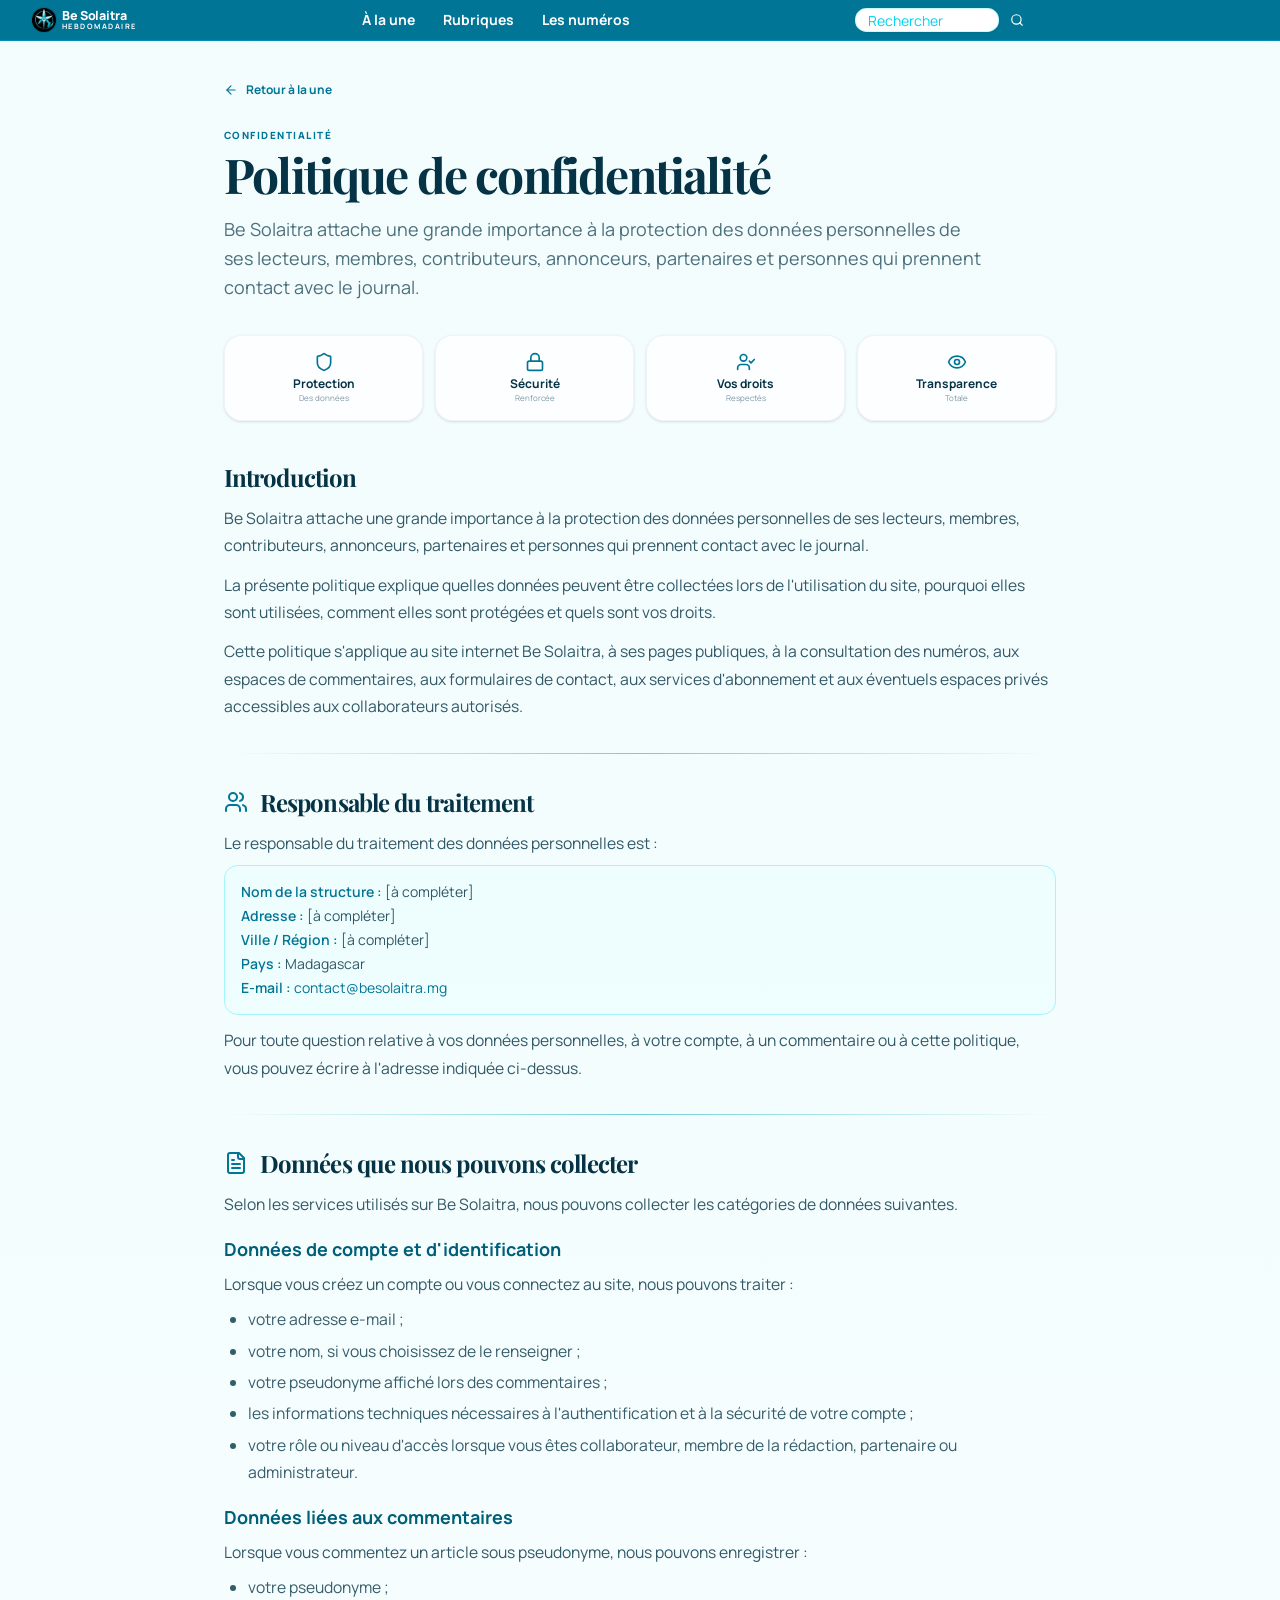
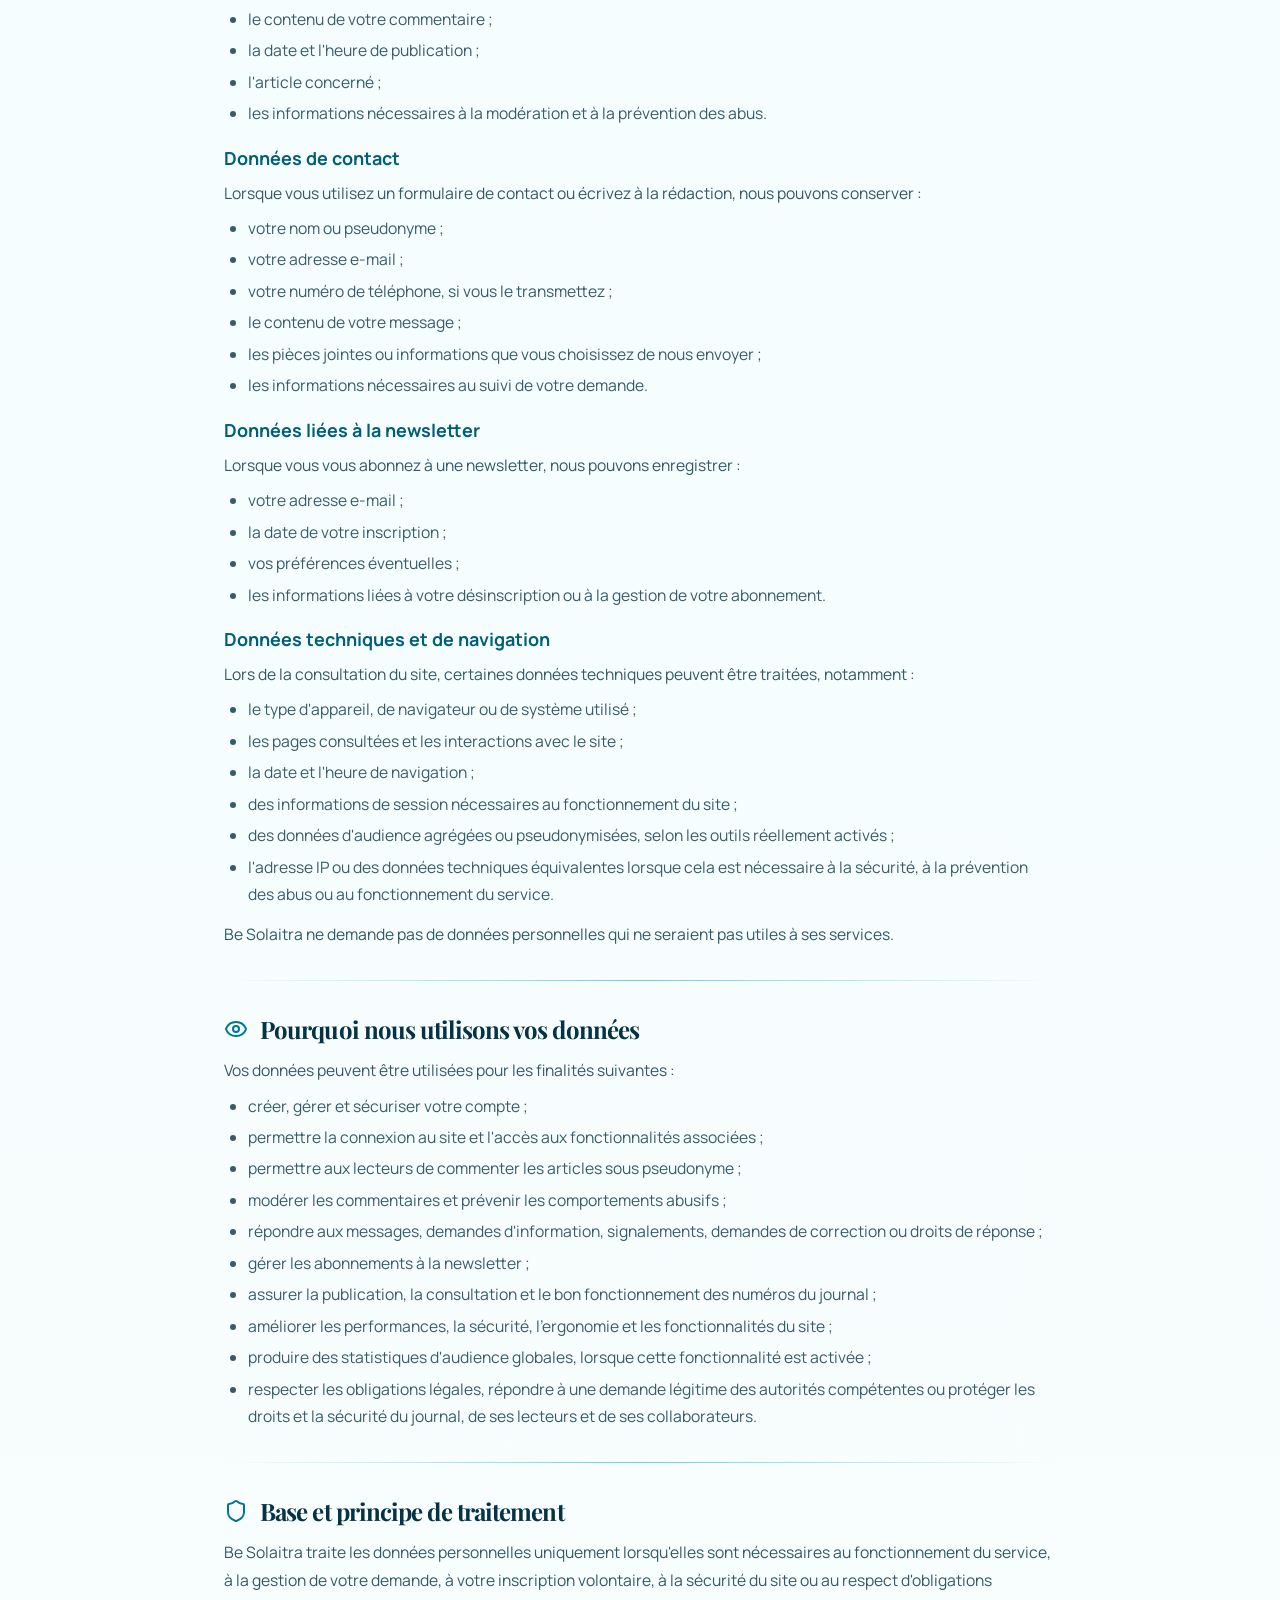
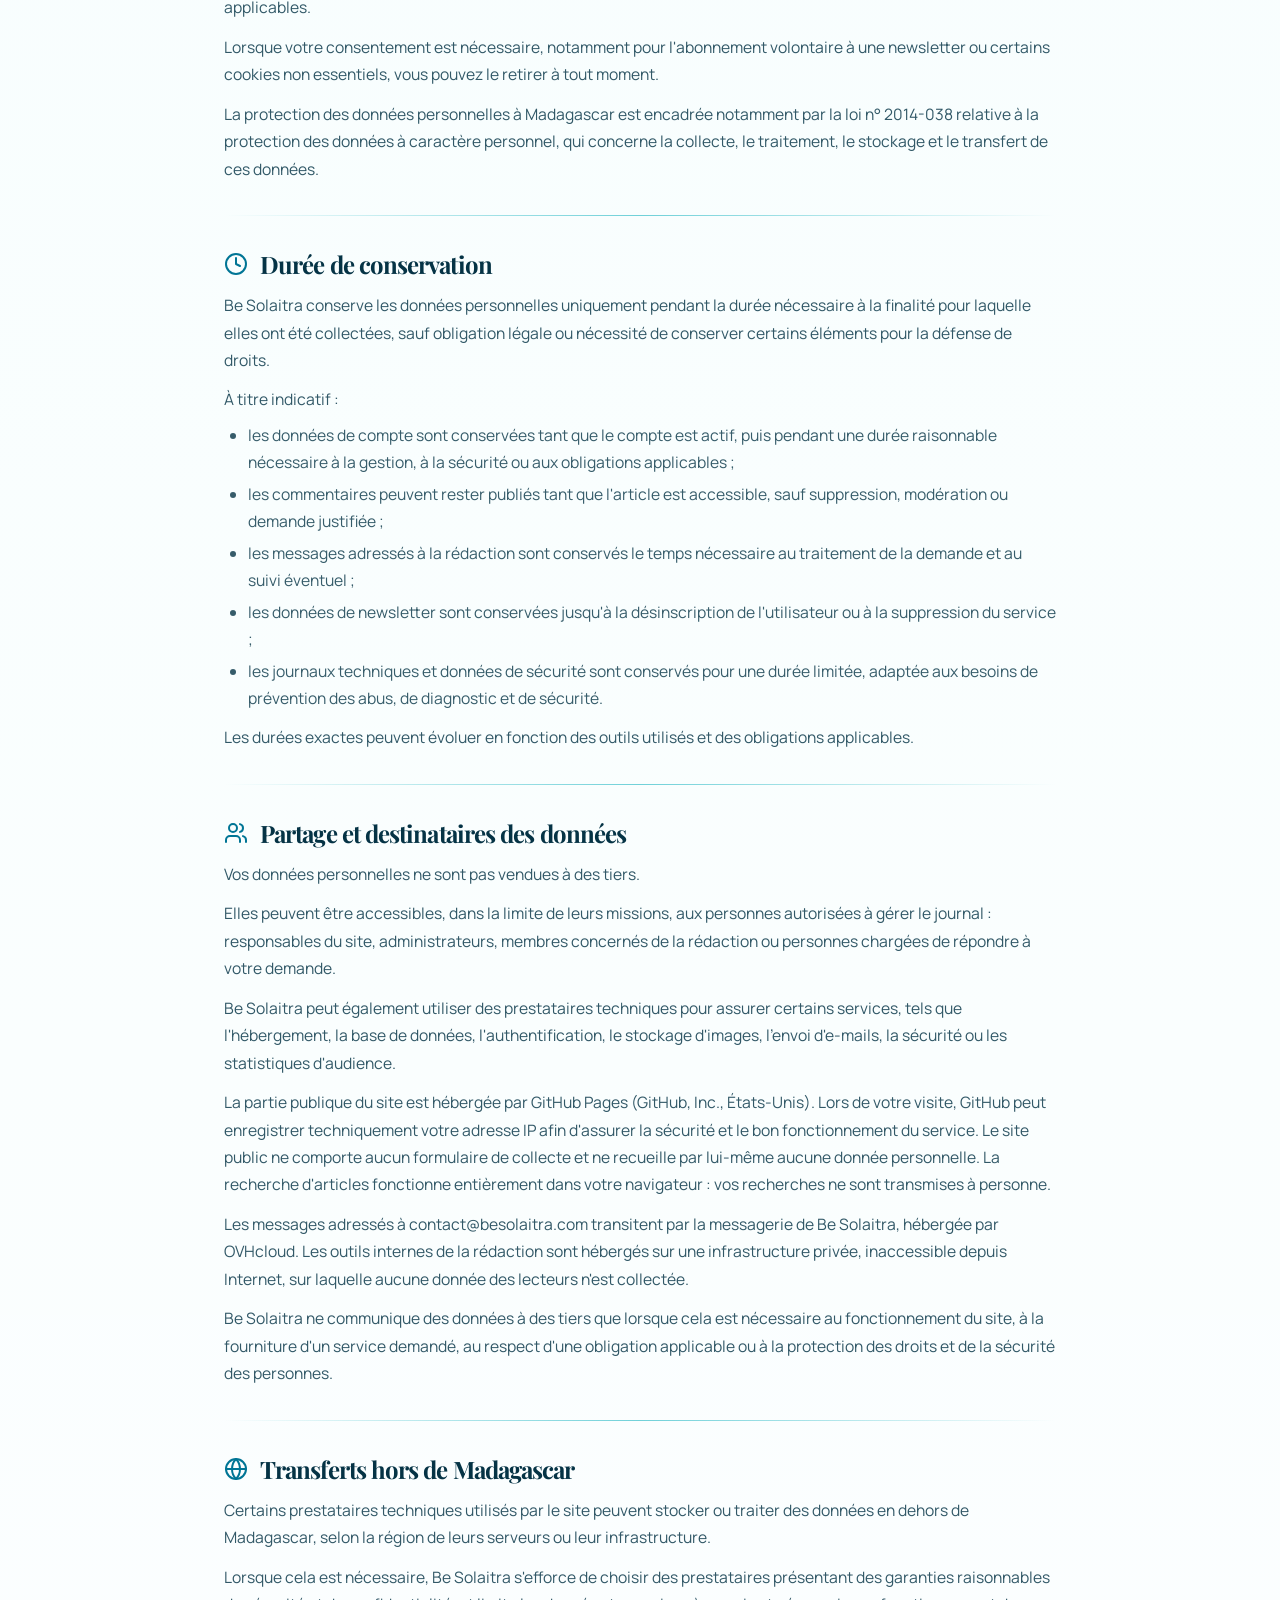
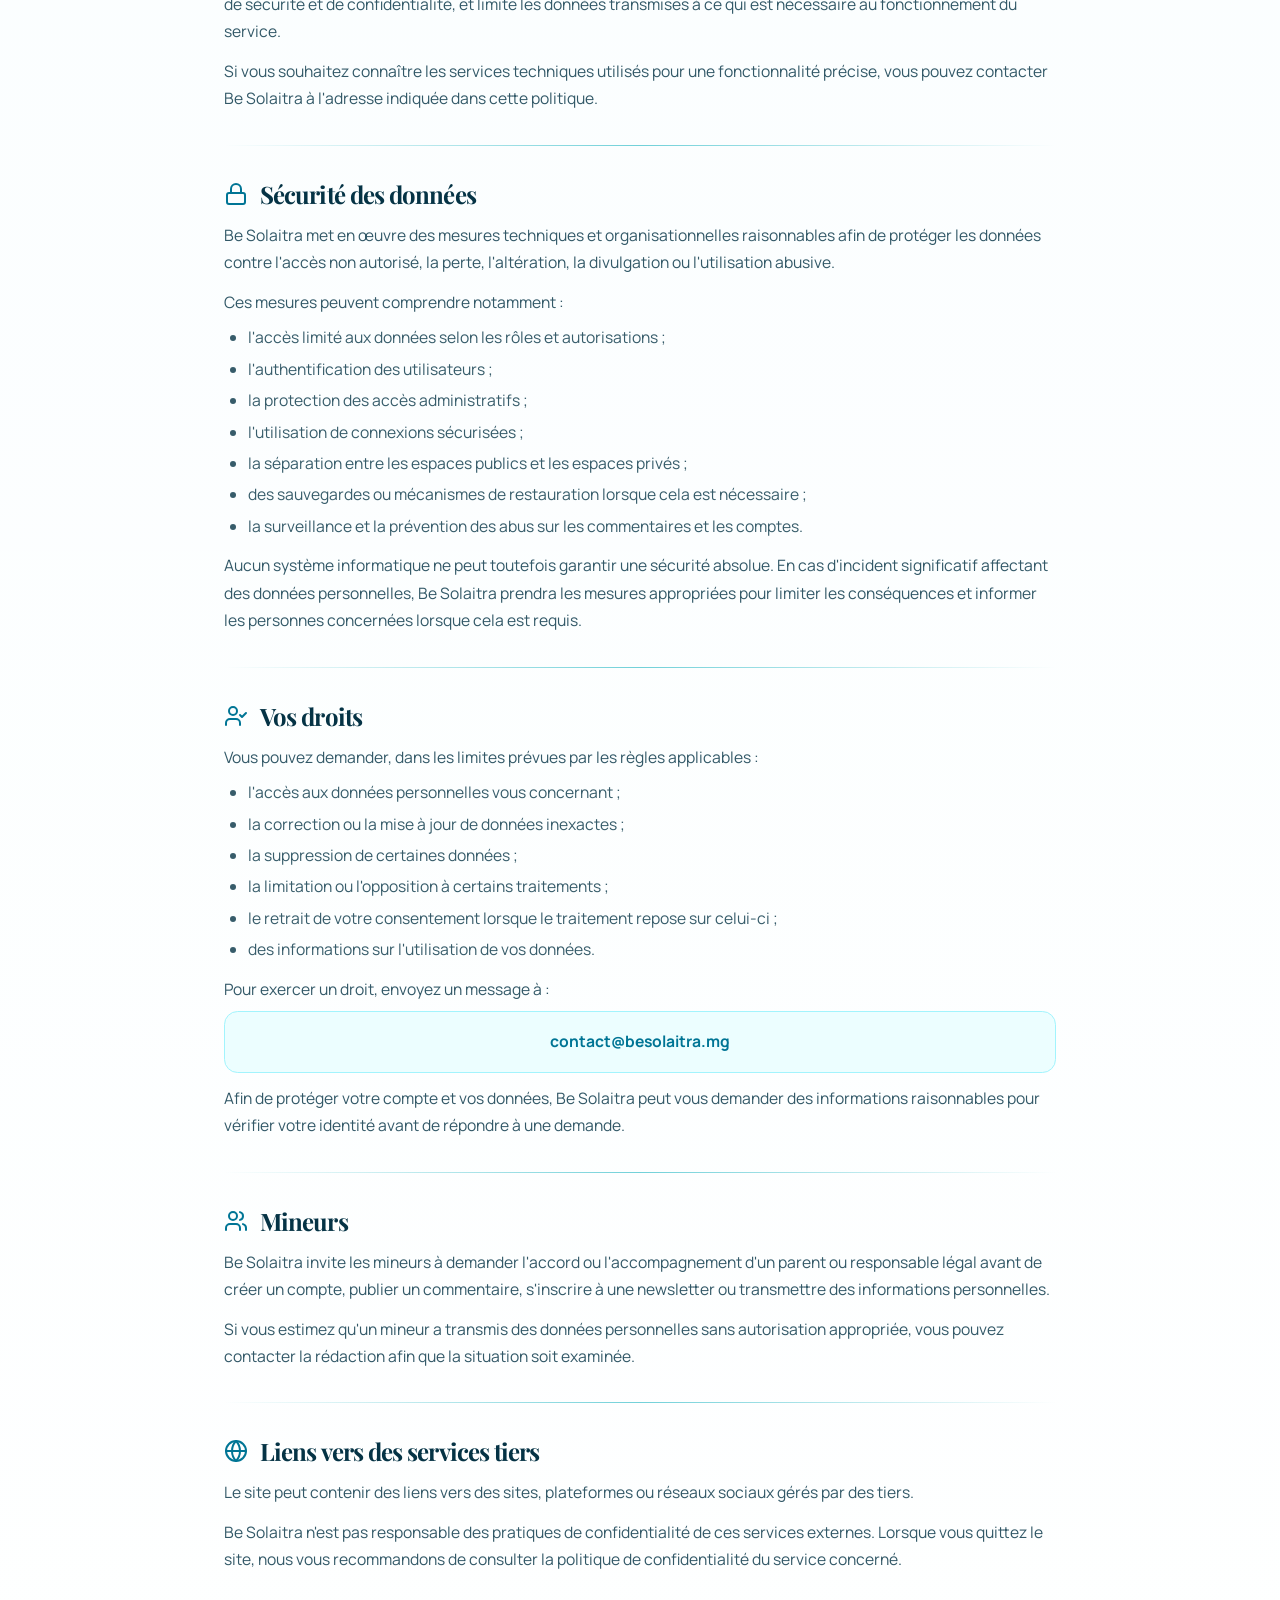
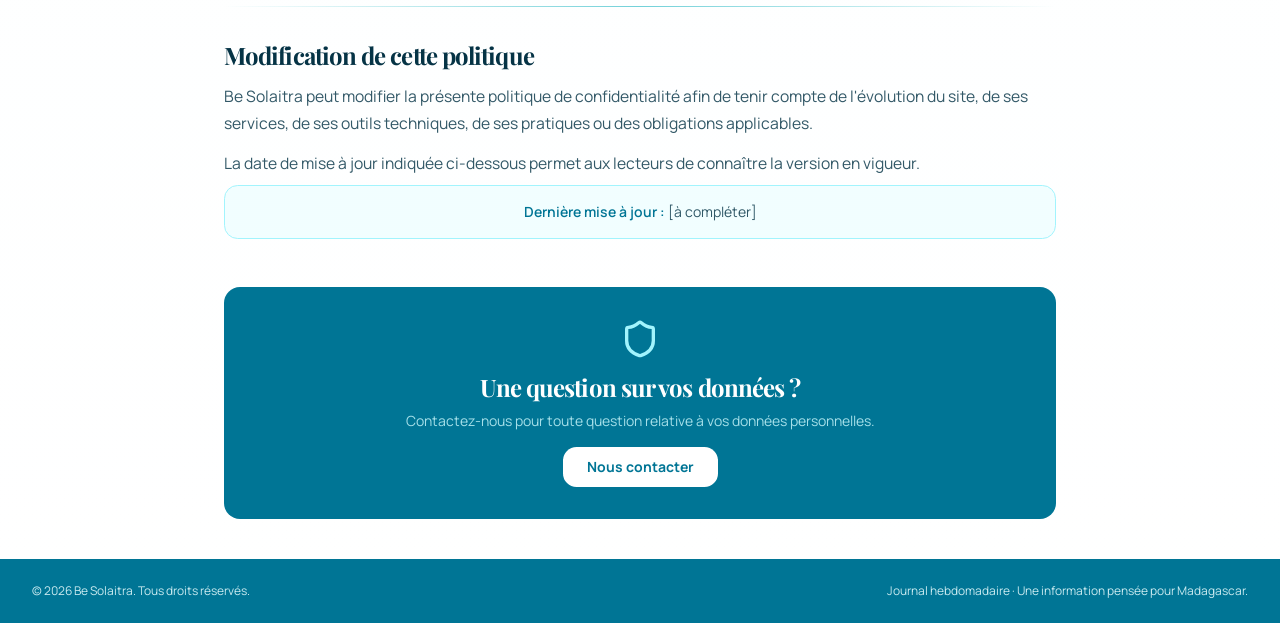
<file: confidentialite/index.html>
<!DOCTYPE html>
<html lang="fr"><head>
    <meta charset="UTF-8">
    <meta name="viewport" content="width=device-width, initial-scale=1.0">
    <meta name="description" content="Be Solaitra, journal hebdomadaire malgache : actualités, société, culture et regards sur Madagascar.">
    
    <title>Be Solaitra — Journal hebdomadaire</title>
    <link rel="icon" type="image/jpeg" href="/logo.jpg">
    
    <link rel="stylesheet" crossorigin="" href="/assets/index-C3xdx4Vv.css">
  <style type="text/css">[data-sonner-toaster][dir=ltr],html[dir=ltr]{--toast-icon-margin-start:-3px;--toast-icon-margin-end:4px;--toast-svg-margin-start:-1px;--toast-svg-margin-end:0px;--toast-button-margin-start:auto;--toast-button-margin-end:0;--toast-close-button-start:0;--toast-close-button-end:unset;--toast-close-button-transform:translate(-35%, -35%)}[data-sonner-toaster][dir=rtl],html[dir=rtl]{--toast-icon-margin-start:4px;--toast-icon-margin-end:-3px;--toast-svg-margin-start:0px;--toast-svg-margin-end:-1px;--toast-button-margin-start:0;--toast-button-margin-end:auto;--toast-close-button-start:unset;--toast-close-button-end:0;--toast-close-button-transform:translate(35%, -35%)}[data-sonner-toaster]{position:fixed;width:var(--width);font-family:ui-sans-serif,system-ui,-apple-system,BlinkMacSystemFont,Segoe UI,Roboto,Helvetica Neue,Arial,Noto Sans,sans-serif,Apple Color Emoji,Segoe UI Emoji,Segoe UI Symbol,Noto Color Emoji;--gray1:hsl(0, 0%, 99%);--gray2:hsl(0, 0%, 97.3%);--gray3:hsl(0, 0%, 95.1%);--gray4:hsl(0, 0%, 93%);--gray5:hsl(0, 0%, 90.9%);--gray6:hsl(0, 0%, 88.7%);--gray7:hsl(0, 0%, 85.8%);--gray8:hsl(0, 0%, 78%);--gray9:hsl(0, 0%, 56.1%);--gray10:hsl(0, 0%, 52.3%);--gray11:hsl(0, 0%, 43.5%);--gray12:hsl(0, 0%, 9%);--border-radius:8px;box-sizing:border-box;padding:0;margin:0;list-style:none;outline:0;z-index:999999999;transition:transform .4s ease}@media (hover:none) and (pointer:coarse){[data-sonner-toaster][data-lifted=true]{transform:none}}[data-sonner-toaster][data-x-position=right]{right:var(--offset-right)}[data-sonner-toaster][data-x-position=left]{left:var(--offset-left)}[data-sonner-toaster][data-x-position=center]{left:50%;transform:translateX(-50%)}[data-sonner-toaster][data-y-position=top]{top:var(--offset-top)}[data-sonner-toaster][data-y-position=bottom]{bottom:var(--offset-bottom)}[data-sonner-toast]{--y:translateY(100%);--lift-amount:calc(var(--lift) * var(--gap));z-index:var(--z-index);position:absolute;opacity:0;transform:var(--y);touch-action:none;transition:transform .4s,opacity .4s,height .4s,box-shadow .2s;box-sizing:border-box;outline:0;overflow-wrap:anywhere}[data-sonner-toast][data-styled=true]{padding:16px;background:var(--normal-bg);border:1px solid var(--normal-border);color:var(--normal-text);border-radius:var(--border-radius);box-shadow:0 4px 12px rgba(0,0,0,.1);width:var(--width);font-size:13px;display:flex;align-items:center;gap:6px}[data-sonner-toast]:focus-visible{box-shadow:0 4px 12px rgba(0,0,0,.1),0 0 0 2px rgba(0,0,0,.2)}[data-sonner-toast][data-y-position=top]{top:0;--y:translateY(-100%);--lift:1;--lift-amount:calc(1 * var(--gap))}[data-sonner-toast][data-y-position=bottom]{bottom:0;--y:translateY(100%);--lift:-1;--lift-amount:calc(var(--lift) * var(--gap))}[data-sonner-toast][data-styled=true] [data-description]{font-weight:400;line-height:1.4;color:#3f3f3f}[data-rich-colors=true][data-sonner-toast][data-styled=true] [data-description]{color:inherit}[data-sonner-toaster][data-sonner-theme=dark] [data-description]{color:#e8e8e8}[data-sonner-toast][data-styled=true] [data-title]{font-weight:500;line-height:1.5;color:inherit}[data-sonner-toast][data-styled=true] [data-icon]{display:flex;height:16px;width:16px;position:relative;justify-content:flex-start;align-items:center;flex-shrink:0;margin-left:var(--toast-icon-margin-start);margin-right:var(--toast-icon-margin-end)}[data-sonner-toast][data-promise=true] [data-icon]>svg{opacity:0;transform:scale(.8);transform-origin:center;animation:sonner-fade-in .3s ease forwards}[data-sonner-toast][data-styled=true] [data-icon]>*{flex-shrink:0}[data-sonner-toast][data-styled=true] [data-icon] svg{margin-left:var(--toast-svg-margin-start);margin-right:var(--toast-svg-margin-end)}[data-sonner-toast][data-styled=true] [data-content]{display:flex;flex-direction:column;gap:2px;flex:1;min-width:0}[data-sonner-toast][data-styled=true] [data-button]{border-radius:4px;padding-left:8px;padding-right:8px;height:24px;font-size:12px;color:var(--normal-bg);background:var(--normal-text);margin-left:var(--toast-button-margin-start);margin-right:var(--toast-button-margin-end);border:none;font-weight:500;cursor:pointer;outline:0;display:flex;align-items:center;flex-shrink:0;transition:opacity .4s,box-shadow .2s}[data-sonner-toast][data-styled=true] [data-button]:focus-visible{box-shadow:0 0 0 2px rgba(0,0,0,.4)}[data-sonner-toast][data-styled=true] [data-button]:first-of-type{margin-left:var(--toast-button-margin-start);margin-right:var(--toast-button-margin-end)}[data-sonner-toast][data-styled=true] [data-cancel]{color:var(--normal-text);background:rgba(0,0,0,.08)}[data-sonner-toaster][data-sonner-theme=dark] [data-sonner-toast][data-styled=true] [data-cancel]{background:rgba(255,255,255,.3)}[data-sonner-toast][data-styled=true] [data-close-button]{position:absolute;left:var(--toast-close-button-start);right:var(--toast-close-button-end);top:0;height:20px;width:20px;display:flex;justify-content:center;align-items:center;padding:0;color:var(--normal-text);background:var(--normal-bg);border:1px solid var(--normal-border);transform:var(--toast-close-button-transform);border-radius:50%;cursor:pointer;z-index:1;transition:opacity .1s,background .2s,border-color .2s}[data-sonner-toast][data-styled=true] [data-close-button]:focus-visible{box-shadow:0 4px 12px rgba(0,0,0,.1),0 0 0 2px rgba(0,0,0,.2)}[data-sonner-toast][data-styled=true] [data-disabled=true]{cursor:not-allowed}[data-sonner-toast][data-styled=true]:hover [data-close-button]:hover{background:var(--gray2);border-color:var(--gray5)}[data-sonner-toast][data-swiping=true]::before{content:'';position:absolute;left:-100%;right:-100%;height:100%;z-index:-1}[data-sonner-toast][data-y-position=top][data-swiping=true]::before{bottom:50%;transform:scaleY(3) translateY(50%)}[data-sonner-toast][data-y-position=bottom][data-swiping=true]::before{top:50%;transform:scaleY(3) translateY(-50%)}[data-sonner-toast][data-swiping=false][data-removed=true]::before{content:'';position:absolute;inset:0;transform:scaleY(2)}[data-sonner-toast][data-expanded=true]::after{content:'';position:absolute;left:0;height:calc(var(--gap) + 1px);bottom:100%;width:100%}[data-sonner-toast][data-mounted=true]{--y:translateY(0);opacity:1}[data-sonner-toast][data-expanded=false][data-front=false]{--scale:var(--toasts-before) * 0.05 + 1;--y:translateY(calc(var(--lift-amount) * var(--toasts-before))) scale(calc(-1 * var(--scale)));height:var(--front-toast-height)}[data-sonner-toast]>*{transition:opacity .4s}[data-sonner-toast][data-x-position=right]{right:0}[data-sonner-toast][data-x-position=left]{left:0}[data-sonner-toast][data-expanded=false][data-front=false][data-styled=true]>*{opacity:0}[data-sonner-toast][data-visible=false]{opacity:0;pointer-events:none}[data-sonner-toast][data-mounted=true][data-expanded=true]{--y:translateY(calc(var(--lift) * var(--offset)));height:var(--initial-height)}[data-sonner-toast][data-removed=true][data-front=true][data-swipe-out=false]{--y:translateY(calc(var(--lift) * -100%));opacity:0}[data-sonner-toast][data-removed=true][data-front=false][data-swipe-out=false][data-expanded=true]{--y:translateY(calc(var(--lift) * var(--offset) + var(--lift) * -100%));opacity:0}[data-sonner-toast][data-removed=true][data-front=false][data-swipe-out=false][data-expanded=false]{--y:translateY(40%);opacity:0;transition:transform .5s,opacity .2s}[data-sonner-toast][data-removed=true][data-front=false]::before{height:calc(var(--initial-height) + 20%)}[data-sonner-toast][data-swiping=true]{transform:var(--y) translateY(var(--swipe-amount-y,0)) translateX(var(--swipe-amount-x,0));transition:none}[data-sonner-toast][data-swiped=true]{-webkit-user-select:none;user-select:none}[data-sonner-toast][data-swipe-out=true][data-y-position=bottom],[data-sonner-toast][data-swipe-out=true][data-y-position=top]{animation-duration:.2s;animation-timing-function:ease-out;animation-fill-mode:forwards}[data-sonner-toast][data-swipe-out=true][data-swipe-direction=left]{animation-name:swipe-out-left}[data-sonner-toast][data-swipe-out=true][data-swipe-direction=right]{animation-name:swipe-out-right}[data-sonner-toast][data-swipe-out=true][data-swipe-direction=up]{animation-name:swipe-out-up}[data-sonner-toast][data-swipe-out=true][data-swipe-direction=down]{animation-name:swipe-out-down}@keyframes swipe-out-left{from{transform:var(--y) translateX(var(--swipe-amount-x));opacity:1}to{transform:var(--y) translateX(calc(var(--swipe-amount-x) - 100%));opacity:0}}@keyframes swipe-out-right{from{transform:var(--y) translateX(var(--swipe-amount-x));opacity:1}to{transform:var(--y) translateX(calc(var(--swipe-amount-x) + 100%));opacity:0}}@keyframes swipe-out-up{from{transform:var(--y) translateY(var(--swipe-amount-y));opacity:1}to{transform:var(--y) translateY(calc(var(--swipe-amount-y) - 100%));opacity:0}}@keyframes swipe-out-down{from{transform:var(--y) translateY(var(--swipe-amount-y));opacity:1}to{transform:var(--y) translateY(calc(var(--swipe-amount-y) + 100%));opacity:0}}@media (max-width:600px){[data-sonner-toaster]{position:fixed;right:var(--mobile-offset-right);left:var(--mobile-offset-left);width:100%}[data-sonner-toaster][dir=rtl]{left:calc(var(--mobile-offset-left) * -1)}[data-sonner-toaster] [data-sonner-toast]{left:0;right:0;width:calc(100% - var(--mobile-offset-left) * 2)}[data-sonner-toaster][data-x-position=left]{left:var(--mobile-offset-left)}[data-sonner-toaster][data-y-position=bottom]{bottom:var(--mobile-offset-bottom)}[data-sonner-toaster][data-y-position=top]{top:var(--mobile-offset-top)}[data-sonner-toaster][data-x-position=center]{left:var(--mobile-offset-left);right:var(--mobile-offset-right);transform:none}}[data-sonner-toaster][data-sonner-theme=light]{--normal-bg:#fff;--normal-border:var(--gray4);--normal-text:var(--gray12);--success-bg:hsl(143, 85%, 96%);--success-border:hsl(145, 92%, 87%);--success-text:hsl(140, 100%, 27%);--info-bg:hsl(208, 100%, 97%);--info-border:hsl(221, 91%, 93%);--info-text:hsl(210, 92%, 45%);--warning-bg:hsl(49, 100%, 97%);--warning-border:hsl(49, 91%, 84%);--warning-text:hsl(31, 92%, 45%);--error-bg:hsl(359, 100%, 97%);--error-border:hsl(359, 100%, 94%);--error-text:hsl(360, 100%, 45%)}[data-sonner-toaster][data-sonner-theme=light] [data-sonner-toast][data-invert=true]{--normal-bg:#000;--normal-border:hsl(0, 0%, 20%);--normal-text:var(--gray1)}[data-sonner-toaster][data-sonner-theme=dark] [data-sonner-toast][data-invert=true]{--normal-bg:#fff;--normal-border:var(--gray3);--normal-text:var(--gray12)}[data-sonner-toaster][data-sonner-theme=dark]{--normal-bg:#000;--normal-bg-hover:hsl(0, 0%, 12%);--normal-border:hsl(0, 0%, 20%);--normal-border-hover:hsl(0, 0%, 25%);--normal-text:var(--gray1);--success-bg:hsl(150, 100%, 6%);--success-border:hsl(147, 100%, 12%);--success-text:hsl(150, 86%, 65%);--info-bg:hsl(215, 100%, 6%);--info-border:hsl(223, 43%, 17%);--info-text:hsl(216, 87%, 65%);--warning-bg:hsl(64, 100%, 6%);--warning-border:hsl(60, 100%, 9%);--warning-text:hsl(46, 87%, 65%);--error-bg:hsl(358, 76%, 10%);--error-border:hsl(357, 89%, 16%);--error-text:hsl(358, 100%, 81%)}[data-sonner-toaster][data-sonner-theme=dark] [data-sonner-toast] [data-close-button]{background:var(--normal-bg);border-color:var(--normal-border);color:var(--normal-text)}[data-sonner-toaster][data-sonner-theme=dark] [data-sonner-toast] [data-close-button]:hover{background:var(--normal-bg-hover);border-color:var(--normal-border-hover)}[data-rich-colors=true][data-sonner-toast][data-type=success]{background:var(--success-bg);border-color:var(--success-border);color:var(--success-text)}[data-rich-colors=true][data-sonner-toast][data-type=success] [data-close-button]{background:var(--success-bg);border-color:var(--success-border);color:var(--success-text)}[data-rich-colors=true][data-sonner-toast][data-type=info]{background:var(--info-bg);border-color:var(--info-border);color:var(--info-text)}[data-rich-colors=true][data-sonner-toast][data-type=info] [data-close-button]{background:var(--info-bg);border-color:var(--info-border);color:var(--info-text)}[data-rich-colors=true][data-sonner-toast][data-type=warning]{background:var(--warning-bg);border-color:var(--warning-border);color:var(--warning-text)}[data-rich-colors=true][data-sonner-toast][data-type=warning] [data-close-button]{background:var(--warning-bg);border-color:var(--warning-border);color:var(--warning-text)}[data-rich-colors=true][data-sonner-toast][data-type=error]{background:var(--error-bg);border-color:var(--error-border);color:var(--error-text)}[data-rich-colors=true][data-sonner-toast][data-type=error] [data-close-button]{background:var(--error-bg);border-color:var(--error-border);color:var(--error-text)}.sonner-loading-wrapper{--size:16px;height:var(--size);width:var(--size);position:absolute;inset:0;z-index:10}.sonner-loading-wrapper[data-visible=false]{transform-origin:center;animation:sonner-fade-out .2s ease forwards}.sonner-spinner{position:relative;top:50%;left:50%;height:var(--size);width:var(--size)}.sonner-loading-bar{animation:sonner-spin 1.2s linear infinite;background:var(--gray11);border-radius:6px;height:8%;left:-10%;position:absolute;top:-3.9%;width:24%}.sonner-loading-bar:first-child{animation-delay:-1.2s;transform:rotate(.0001deg) translate(146%)}.sonner-loading-bar:nth-child(2){animation-delay:-1.1s;transform:rotate(30deg) translate(146%)}.sonner-loading-bar:nth-child(3){animation-delay:-1s;transform:rotate(60deg) translate(146%)}.sonner-loading-bar:nth-child(4){animation-delay:-.9s;transform:rotate(90deg) translate(146%)}.sonner-loading-bar:nth-child(5){animation-delay:-.8s;transform:rotate(120deg) translate(146%)}.sonner-loading-bar:nth-child(6){animation-delay:-.7s;transform:rotate(150deg) translate(146%)}.sonner-loading-bar:nth-child(7){animation-delay:-.6s;transform:rotate(180deg) translate(146%)}.sonner-loading-bar:nth-child(8){animation-delay:-.5s;transform:rotate(210deg) translate(146%)}.sonner-loading-bar:nth-child(9){animation-delay:-.4s;transform:rotate(240deg) translate(146%)}.sonner-loading-bar:nth-child(10){animation-delay:-.3s;transform:rotate(270deg) translate(146%)}.sonner-loading-bar:nth-child(11){animation-delay:-.2s;transform:rotate(300deg) translate(146%)}.sonner-loading-bar:nth-child(12){animation-delay:-.1s;transform:rotate(330deg) translate(146%)}@keyframes sonner-fade-in{0%{opacity:0;transform:scale(.8)}100%{opacity:1;transform:scale(1)}}@keyframes sonner-fade-out{0%{opacity:1;transform:scale(1)}100%{opacity:0;transform:scale(.8)}}@keyframes sonner-spin{0%{opacity:1}100%{opacity:.15}}@media (prefers-reduced-motion){.sonner-loading-bar,[data-sonner-toast],[data-sonner-toast]>*{transition:none!important;animation:none!important}}.sonner-loader{position:absolute;top:50%;left:50%;transform:translate(-50%,-50%);transform-origin:center;transition:opacity .2s,transform .2s}.sonner-loader[data-visible=false]{opacity:0;transform:scale(.8) translate(-50%,-50%)}</style></head>
  <body>
    <div id="root"><section aria-label="Notifications alt+T" tabindex="-1" aria-live="polite" aria-relevant="additions text" aria-atomic="false" data-react-aria-top-layer="true"></section><div class="min-h-screen bg-gradient-to-b from-cyan-50/30 to-white"><header class="sticky top-0 z-40 border-b border-cyan-400/30 bg-cyan-700 text-white backdrop-blur-xl"><div class="container"><div class="flex h-10 items-center justify-between gap-2"><a aria-label="Accueil Be Solaitra" href="/" class="flex shrink-0 items-center gap-1.5"><img alt="Logo Be Solaitra" class="size-6 rounded-full bg-black object-cover ring-1 ring-cyan-950/15" src="/logo.jpg"><span class="leading-none"><strong class="block text-[.78rem] font-extrabold tracking-tight text-white hover:text-white">Be Solaitra</strong><span class="mt-px block text-[0.46rem] font-bold tracking-[0.2em] text-white">HEBDOMADAIRE</span></span></a><nav class="hidden items-center gap-3 text-sm font-bold text-white xl:flex" aria-label="Navigation principale"><a href="/" class="transition-colors duration-200 hover:bg-cyan-500 hover:text-white px-2 py-1 rounded-md">À la une</a><a href="/#rubriques" class="transition-colors duration-200 hover:bg-cyan-500 hover:text-white px-2 py-1 rounded-md">Rubriques</a><a href="/numeros" class="transition-colors duration-200 hover:bg-cyan-500 hover:text-white px-2 py-1 rounded-md">Les numéros</a></nav><form class="hidden items-center gap-1 lg:flex" role="search" aria-label="Rechercher un article" action="/recherche/" method="get"><input data-slot="input" class="file:text-foreground selection:bg-primary selection:text-primary-foreground dark:bg-input/30 min-w-0 rounded-md border px-3 py-1 shadow-xs transition-[color,box-shadow] outline-none file:inline-flex file:h-7 file:border-0 file:bg-transparent file:text-sm file:font-medium disabled:pointer-events-none disabled:cursor-not-allowed disabled:opacity-50 md:text-sm focus-visible:border-ring focus-visible:ring-ring/50 focus-visible:ring-[3px] aria-invalid:ring-destructive/20 dark:aria-invalid:ring-destructive/40 aria-invalid:border-destructive h-6 w-36 border-cyan-300/30 bg-white text-[.65rem] text-cyan-900 placeholder:text-cyan-400 xl:w-36" placeholder="Rechercher" value="" name="q"><button data-slot="button" class="inline-flex items-center justify-center gap-2 whitespace-nowrap rounded-md text-sm font-medium transition-all disabled:pointer-events-none disabled:opacity-50 [&amp;_svg]:pointer-events-none [&amp;_svg:not([class*='size-'])]:size-4 shrink-0 [&amp;_svg]:shrink-0 outline-none focus-visible:border-ring focus-visible:ring-ring/50 focus-visible:ring-[3px] aria-invalid:ring-destructive/20 dark:aria-invalid:ring-destructive/40 aria-invalid:border-destructive dark:hover:bg-accent/50 size-7 text-white hover:bg-cyan-500/50" type="submit" aria-label="Lancer la recherche" data-vitrine-keep=""><svg xmlns="http://www.w3.org/2000/svg" width="24" height="24" viewBox="0 0 24 24" fill="none" stroke="currentColor" stroke-width="2" stroke-linecap="round" stroke-linejoin="round" class="lucide lucide-search size-3.5"><circle cx="11" cy="11" r="8"></circle><path d="m21 21-4.3-4.3"></path></svg></button></form><div class="flex items-center gap-1.5"><a href="/recherche/" class="inline-flex items-center justify-center gap-2 whitespace-nowrap rounded-md text-sm font-medium transition-all disabled:pointer-events-none disabled:opacity-50 [&amp;_svg]:pointer-events-none [&amp;_svg:not([class*='size-'])]:size-4 shrink-0 [&amp;_svg]:shrink-0 outline-none focus-visible:border-ring focus-visible:ring-ring/50 focus-visible:ring-[3px] aria-invalid:ring-destructive/20 dark:aria-invalid:ring-destructive/40 aria-invalid:border-destructive dark:hover:bg-accent/50 size-7 text-white hover:bg-cyan-500/50 lg:hidden" aria-label="Rechercher"><svg xmlns="http://www.w3.org/2000/svg" width="24" height="24" viewBox="0 0 24 24" fill="none" stroke="currentColor" stroke-width="2" stroke-linecap="round" stroke-linejoin="round" class="lucide lucide-search size-3.5"><circle cx="11" cy="11" r="8"></circle><path d="m21 21-4.3-4.3"></path></svg></a><button data-slot="button" class="inline-flex items-center justify-center gap-2 whitespace-nowrap rounded-md text-sm font-medium transition-all disabled:pointer-events-none disabled:opacity-50 [&amp;_svg]:pointer-events-none [&amp;_svg:not([class*='size-'])]:size-4 shrink-0 [&amp;_svg]:shrink-0 outline-none focus-visible:border-ring focus-visible:ring-ring/50 focus-visible:ring-[3px] aria-invalid:ring-destructive/20 dark:aria-invalid:ring-destructive/40 aria-invalid:border-destructive dark:hover:bg-accent/50 size-7 text-white hover:bg-cyan-500/50 lg:hidden" aria-label="Ouvrir le menu" aria-expanded="false" id="vitrine-menu-btn" type="button" aria-controls="vitrine-menu" data-vitrine-keep=""><svg xmlns="http://www.w3.org/2000/svg" width="24" height="24" viewBox="0 0 24 24" fill="none" stroke="currentColor" stroke-width="2" stroke-linecap="round" stroke-linejoin="round" class="lucide lucide-menu size-4"><line x1="4" x2="20" y1="12" y2="12"></line><line x1="4" x2="20" y1="6" y2="6"></line><line x1="4" x2="20" y1="18" y2="18"></line></svg></button></div></div><div id="vitrine-menu" hidden="" class="border-t border-white/20 py-3 lg:hidden"><nav class="grid grid-cols-3 gap-1 text-center text-[.66rem] font-bold text-white" aria-label="Navigation mobile"><a href="/" class="rounded-md px-1 py-2 transition-colors duration-200 hover:bg-cyan-500 hover:text-white">À la une</a><a href="/#rubriques" class="rounded-md px-1 py-2 transition-colors duration-200 hover:bg-cyan-500 hover:text-white">Rubriques</a><a href="/numeros/" class="rounded-md px-1 py-2 transition-colors duration-200 hover:bg-cyan-500 hover:text-white">Numéros</a></nav></div></div></header><main class="container max-w-4xl py-7 md:py-10"><a href="/" class="inline-flex items-center gap-2 text-xs font-bold text-cyan-700 hover:text-cyan-900 transition-colors"><svg xmlns="http://www.w3.org/2000/svg" width="24" height="24" viewBox="0 0 24 24" fill="none" stroke="currentColor" stroke-width="2" stroke-linecap="round" stroke-linejoin="round" class="lucide lucide-arrow-left size-3.5"><path d="m12 19-7-7 7-7"></path><path d="M19 12H5"></path></svg>Retour à la une</a><div class="mt-6"><p class="eyebrow text-cyan-700">Confidentialité</p><h1 class="ink-title mt-2 text-3xl font-bold leading-[1.02] text-cyan-950 sm:text-4xl lg:text-5xl">Politique de confidentialité</h1><p class="mt-4 max-w-3xl text-base leading-relaxed text-cyan-950/70 sm:text-lg">Be Solaitra attache une grande importance à la protection des données personnelles de ses lecteurs, membres, contributeurs, annonceurs, partenaires et personnes qui prennent contact avec le journal.</p></div><div class="mt-8 grid grid-cols-2 gap-3 sm:grid-cols-4"><div class="rounded-xl bg-white/70 p-4 text-center shadow-sm border border-cyan-950/5"><svg xmlns="http://www.w3.org/2000/svg" width="24" height="24" viewBox="0 0 24 24" fill="none" stroke="currentColor" stroke-width="2" stroke-linecap="round" stroke-linejoin="round" class="lucide lucide-shield mx-auto size-5 text-cyan-700"><path d="M20 13c0 5-3.5 7.5-7.66 8.95a1 1 0 0 1-.67-.01C7.5 20.5 4 18 4 13V6a1 1 0 0 1 1-1c2 0 4.5-1.2 6.24-2.72a1.17 1.17 0 0 1 1.52 0C14.51 3.81 17 5 19 5a1 1 0 0 1 1 1z"></path></svg><p class="mt-1 text-xs font-bold text-cyan-950">Protection</p><p class="text-[0.5rem] text-cyan-950/50">Des données</p></div><div class="rounded-xl bg-white/70 p-4 text-center shadow-sm border border-cyan-950/5"><svg xmlns="http://www.w3.org/2000/svg" width="24" height="24" viewBox="0 0 24 24" fill="none" stroke="currentColor" stroke-width="2" stroke-linecap="round" stroke-linejoin="round" class="lucide lucide-lock mx-auto size-5 text-cyan-700"><rect width="18" height="11" x="3" y="11" rx="2" ry="2"></rect><path d="M7 11V7a5 5 0 0 1 10 0v4"></path></svg><p class="mt-1 text-xs font-bold text-cyan-950">Sécurité</p><p class="text-[0.5rem] text-cyan-950/50">Renforcée</p></div><div class="rounded-xl bg-white/70 p-4 text-center shadow-sm border border-cyan-950/5"><svg xmlns="http://www.w3.org/2000/svg" width="24" height="24" viewBox="0 0 24 24" fill="none" stroke="currentColor" stroke-width="2" stroke-linecap="round" stroke-linejoin="round" class="lucide lucide-user-check mx-auto size-5 text-cyan-700"><path d="M16 21v-2a4 4 0 0 0-4-4H6a4 4 0 0 0-4 4v2"></path><circle cx="9" cy="7" r="4"></circle><polyline points="16 11 18 13 22 9"></polyline></svg><p class="mt-1 text-xs font-bold text-cyan-950">Vos droits</p><p class="text-[0.5rem] text-cyan-950/50">Respectés</p></div><div class="rounded-xl bg-white/70 p-4 text-center shadow-sm border border-cyan-950/5"><svg xmlns="http://www.w3.org/2000/svg" width="24" height="24" viewBox="0 0 24 24" fill="none" stroke="currentColor" stroke-width="2" stroke-linecap="round" stroke-linejoin="round" class="lucide lucide-eye mx-auto size-5 text-cyan-700"><path d="M2.062 12.348a1 1 0 0 1 0-.696 10.75 10.75 0 0 1 19.876 0 1 1 0 0 1 0 .696 10.75 10.75 0 0 1-19.876 0"></path><circle cx="12" cy="12" r="3"></circle></svg><p class="mt-1 text-xs font-bold text-cyan-950">Transparence</p><p class="text-[0.5rem] text-cyan-950/50">Totale</p></div></div><div class="mt-10 space-y-8 text-[.98rem] leading-[1.75] text-cyan-950/82"><section><h2 class="ink-title text-2xl font-bold text-cyan-950">Introduction</h2><p class="mt-3">Be Solaitra attache une grande importance à la protection des données personnelles de ses lecteurs, membres, contributeurs, annonceurs, partenaires et personnes qui prennent contact avec le journal.</p><p class="mt-3">La présente politique explique quelles données peuvent être collectées lors de l'utilisation du site, pourquoi elles sont utilisées, comment elles sont protégées et quels sont vos droits.</p><p class="mt-3">Cette politique s'applique au site internet Be Solaitra, à ses pages publiques, à la consultation des numéros, aux espaces de commentaires, aux formulaires de contact, aux services d'abonnement et aux éventuels espaces privés accessibles aux collaborateurs autorisés.</p></section><div class="newspaper-rule"></div><section><div class="flex items-center gap-3"><svg xmlns="http://www.w3.org/2000/svg" width="24" height="24" viewBox="0 0 24 24" fill="none" stroke="currentColor" stroke-width="2" stroke-linecap="round" stroke-linejoin="round" class="lucide lucide-users size-6 text-cyan-700"><path d="M16 21v-2a4 4 0 0 0-4-4H6a4 4 0 0 0-4 4v2"></path><circle cx="9" cy="7" r="4"></circle><path d="M22 21v-2a4 4 0 0 0-3-3.87"></path><path d="M16 3.13a4 4 0 0 1 0 7.75"></path></svg><h2 class="ink-title text-2xl font-bold text-cyan-950">Responsable du traitement</h2></div><p class="mt-3">Le responsable du traitement des données personnelles est :</p><div class="mt-2 rounded-lg border border-cyan-200 bg-cyan-50/70 p-4 space-y-1 text-sm"><p><span class="font-semibold text-cyan-700">Nom de la structure :</span> [à compléter]</p><p><span class="font-semibold text-cyan-700">Adresse :</span> [à compléter]</p><p><span class="font-semibold text-cyan-700">Ville / Région :</span> [à compléter]</p><p><span class="font-semibold text-cyan-700">Pays :</span> Madagascar</p><p><span class="font-semibold text-cyan-700">E-mail :</span> <a href="mailto:contact@besolaitra.mg" class="text-cyan-700 hover:text-cyan-900">contact@besolaitra.mg</a></p></div><p class="mt-3">Pour toute question relative à vos données personnelles, à votre compte, à un commentaire ou à cette politique, vous pouvez écrire à l'adresse indiquée ci-dessus.</p></section><div class="newspaper-rule"></div><section><div class="flex items-center gap-3"><svg xmlns="http://www.w3.org/2000/svg" width="24" height="24" viewBox="0 0 24 24" fill="none" stroke="currentColor" stroke-width="2" stroke-linecap="round" stroke-linejoin="round" class="lucide lucide-file-text size-6 text-cyan-700"><path d="M15 2H6a2 2 0 0 0-2 2v16a2 2 0 0 0 2 2h12a2 2 0 0 0 2-2V7Z"></path><path d="M14 2v4a2 2 0 0 0 2 2h4"></path><path d="M10 9H8"></path><path d="M16 13H8"></path><path d="M16 17H8"></path></svg><h2 class="ink-title text-2xl font-bold text-cyan-950">Données que nous pouvons collecter</h2></div><p class="mt-3">Selon les services utilisés sur Be Solaitra, nous pouvons collecter les catégories de données suivantes.</p><h3 class="mt-4 text-lg font-bold text-cyan-800">Données de compte et d'identification</h3><p class="mt-2">Lorsque vous créez un compte ou vous connectez au site, nous pouvons traiter :</p><ul class="mt-2 list-disc pl-6 space-y-1 text-cyan-950/80"><li>votre adresse e-mail ;</li><li>votre nom, si vous choisissez de le renseigner ;</li><li>votre pseudonyme affiché lors des commentaires ;</li><li>les informations techniques nécessaires à l'authentification et à la sécurité de votre compte ;</li><li>votre rôle ou niveau d'accès lorsque vous êtes collaborateur, membre de la rédaction, partenaire ou administrateur.</li></ul><h3 class="mt-4 text-lg font-bold text-cyan-800">Données liées aux commentaires</h3><p class="mt-2">Lorsque vous commentez un article sous pseudonyme, nous pouvons enregistrer :</p><ul class="mt-2 list-disc pl-6 space-y-1 text-cyan-950/80"><li>votre pseudonyme ;</li><li>le contenu de votre commentaire ;</li><li>la date et l'heure de publication ;</li><li>l'article concerné ;</li><li>les informations nécessaires à la modération et à la prévention des abus.</li></ul><h3 class="mt-4 text-lg font-bold text-cyan-800">Données de contact</h3><p class="mt-2">Lorsque vous utilisez un formulaire de contact ou écrivez à la rédaction, nous pouvons conserver :</p><ul class="mt-2 list-disc pl-6 space-y-1 text-cyan-950/80"><li>votre nom ou pseudonyme ;</li><li>votre adresse e-mail ;</li><li>votre numéro de téléphone, si vous le transmettez ;</li><li>le contenu de votre message ;</li><li>les pièces jointes ou informations que vous choisissez de nous envoyer ;</li><li>les informations nécessaires au suivi de votre demande.</li></ul><h3 class="mt-4 text-lg font-bold text-cyan-800">Données liées à la newsletter</h3><p class="mt-2">Lorsque vous vous abonnez à une newsletter, nous pouvons enregistrer :</p><ul class="mt-2 list-disc pl-6 space-y-1 text-cyan-950/80"><li>votre adresse e-mail ;</li><li>la date de votre inscription ;</li><li>vos préférences éventuelles ;</li><li>les informations liées à votre désinscription ou à la gestion de votre abonnement.</li></ul><h3 class="mt-4 text-lg font-bold text-cyan-800">Données techniques et de navigation</h3><p class="mt-2">Lors de la consultation du site, certaines données techniques peuvent être traitées, notamment :</p><ul class="mt-2 list-disc pl-6 space-y-1 text-cyan-950/80"><li>le type d'appareil, de navigateur ou de système utilisé ;</li><li>les pages consultées et les interactions avec le site ;</li><li>la date et l'heure de navigation ;</li><li>des informations de session nécessaires au fonctionnement du site ;</li><li>des données d'audience agrégées ou pseudonymisées, selon les outils réellement activés ;</li><li>l'adresse IP ou des données techniques équivalentes lorsque cela est nécessaire à la sécurité, à la prévention des abus ou au fonctionnement du service.</li></ul><p class="mt-3">Be Solaitra ne demande pas de données personnelles qui ne seraient pas utiles à ses services.</p></section><div class="newspaper-rule"></div><section><div class="flex items-center gap-3"><svg xmlns="http://www.w3.org/2000/svg" width="24" height="24" viewBox="0 0 24 24" fill="none" stroke="currentColor" stroke-width="2" stroke-linecap="round" stroke-linejoin="round" class="lucide lucide-eye size-6 text-cyan-700"><path d="M2.062 12.348a1 1 0 0 1 0-.696 10.75 10.75 0 0 1 19.876 0 1 1 0 0 1 0 .696 10.75 10.75 0 0 1-19.876 0"></path><circle cx="12" cy="12" r="3"></circle></svg><h2 class="ink-title text-2xl font-bold text-cyan-950">Pourquoi nous utilisons vos données</h2></div><p class="mt-3">Vos données peuvent être utilisées pour les finalités suivantes :</p><ul class="mt-2 list-disc pl-6 space-y-1 text-cyan-950/80"><li>créer, gérer et sécuriser votre compte ;</li><li>permettre la connexion au site et l'accès aux fonctionnalités associées ;</li><li>permettre aux lecteurs de commenter les articles sous pseudonyme ;</li><li>modérer les commentaires et prévenir les comportements abusifs ;</li><li>répondre aux messages, demandes d'information, signalements, demandes de correction ou droits de réponse ;</li><li>gérer les abonnements à la newsletter ;</li><li>assurer la publication, la consultation et le bon fonctionnement des numéros du journal ;</li><li>améliorer les performances, la sécurité, l'ergonomie et les fonctionnalités du site ;</li><li>produire des statistiques d'audience globales, lorsque cette fonctionnalité est activée ;</li><li>respecter les obligations légales, répondre à une demande légitime des autorités compétentes ou protéger les droits et la sécurité du journal, de ses lecteurs et de ses collaborateurs.</li></ul></section><div class="newspaper-rule"></div><section><div class="flex items-center gap-3"><svg xmlns="http://www.w3.org/2000/svg" width="24" height="24" viewBox="0 0 24 24" fill="none" stroke="currentColor" stroke-width="2" stroke-linecap="round" stroke-linejoin="round" class="lucide lucide-shield size-6 text-cyan-700"><path d="M20 13c0 5-3.5 7.5-7.66 8.95a1 1 0 0 1-.67-.01C7.5 20.5 4 18 4 13V6a1 1 0 0 1 1-1c2 0 4.5-1.2 6.24-2.72a1.17 1.17 0 0 1 1.52 0C14.51 3.81 17 5 19 5a1 1 0 0 1 1 1z"></path></svg><h2 class="ink-title text-2xl font-bold text-cyan-950">Base et principe de traitement</h2></div><p class="mt-3">Be Solaitra traite les données personnelles uniquement lorsqu'elles sont nécessaires au fonctionnement du service, à la gestion de votre demande, à votre inscription volontaire, à la sécurité du site ou au respect d'obligations applicables.</p><p class="mt-3">Lorsque votre consentement est nécessaire, notamment pour l'abonnement volontaire à une newsletter ou certains cookies non essentiels, vous pouvez le retirer à tout moment.</p><p class="mt-3">La protection des données personnelles à Madagascar est encadrée notamment par la loi n° 2014-038 relative à la protection des données à caractère personnel, qui concerne la collecte, le traitement, le stockage et le transfert de ces données.</p></section><div class="newspaper-rule"></div><section><div class="flex items-center gap-3"><svg xmlns="http://www.w3.org/2000/svg" width="24" height="24" viewBox="0 0 24 24" fill="none" stroke="currentColor" stroke-width="2" stroke-linecap="round" stroke-linejoin="round" class="lucide lucide-clock size-6 text-cyan-700"><circle cx="12" cy="12" r="10"></circle><polyline points="12 6 12 12 16 14"></polyline></svg><h2 class="ink-title text-2xl font-bold text-cyan-950">Durée de conservation</h2></div><p class="mt-3">Be Solaitra conserve les données personnelles uniquement pendant la durée nécessaire à la finalité pour laquelle elles ont été collectées, sauf obligation légale ou nécessité de conserver certains éléments pour la défense de droits.</p><p class="mt-3">À titre indicatif :</p><ul class="mt-2 list-disc pl-6 space-y-1 text-cyan-950/80"><li>les données de compte sont conservées tant que le compte est actif, puis pendant une durée raisonnable nécessaire à la gestion, à la sécurité ou aux obligations applicables ;</li><li>les commentaires peuvent rester publiés tant que l'article est accessible, sauf suppression, modération ou demande justifiée ;</li><li>les messages adressés à la rédaction sont conservés le temps nécessaire au traitement de la demande et au suivi éventuel ;</li><li>les données de newsletter sont conservées jusqu'à la désinscription de l'utilisateur ou à la suppression du service ;</li><li>les journaux techniques et données de sécurité sont conservés pour une durée limitée, adaptée aux besoins de prévention des abus, de diagnostic et de sécurité.</li></ul><p class="mt-3">Les durées exactes peuvent évoluer en fonction des outils utilisés et des obligations applicables.</p></section><div class="newspaper-rule"></div><section><div class="flex items-center gap-3"><svg xmlns="http://www.w3.org/2000/svg" width="24" height="24" viewBox="0 0 24 24" fill="none" stroke="currentColor" stroke-width="2" stroke-linecap="round" stroke-linejoin="round" class="lucide lucide-users size-6 text-cyan-700"><path d="M16 21v-2a4 4 0 0 0-4-4H6a4 4 0 0 0-4 4v2"></path><circle cx="9" cy="7" r="4"></circle><path d="M22 21v-2a4 4 0 0 0-3-3.87"></path><path d="M16 3.13a4 4 0 0 1 0 7.75"></path></svg><h2 class="ink-title text-2xl font-bold text-cyan-950">Partage et destinataires des données</h2></div><p class="mt-3">Vos données personnelles ne sont pas vendues à des tiers.</p><p class="mt-3">Elles peuvent être accessibles, dans la limite de leurs missions, aux personnes autorisées à gérer le journal : responsables du site, administrateurs, membres concernés de la rédaction ou personnes chargées de répondre à votre demande.</p><p class="mt-3">Be Solaitra peut également utiliser des prestataires techniques pour assurer certains services, tels que l'hébergement, la base de données, l'authentification, le stockage d'images, l'envoi d'e-mails, la sécurité ou les statistiques d'audience.</p><p class="mt-3">La partie publique du site est hébergée par GitHub Pages (GitHub, Inc., États-Unis). Lors de votre visite, GitHub peut enregistrer techniquement votre adresse IP afin d'assurer la sécurité et le bon fonctionnement du service. Le site public ne comporte aucun formulaire de collecte et ne recueille par lui-même aucune donnée personnelle. La recherche d'articles fonctionne entièrement dans votre navigateur : vos recherches ne sont transmises à personne.</p><p class="mt-3">Les messages adressés à contact@besolaitra.com transitent par la messagerie de Be Solaitra, hébergée par OVHcloud. Les outils internes de la rédaction sont hébergés sur une infrastructure privée, inaccessible depuis Internet, sur laquelle aucune donnée des lecteurs n'est collectée.</p><p class="mt-3">Be Solaitra ne communique des données à des tiers que lorsque cela est nécessaire au fonctionnement du site, à la fourniture d'un service demandé, au respect d'une obligation applicable ou à la protection des droits et de la sécurité des personnes.</p></section><div class="newspaper-rule"></div><section><div class="flex items-center gap-3"><svg xmlns="http://www.w3.org/2000/svg" width="24" height="24" viewBox="0 0 24 24" fill="none" stroke="currentColor" stroke-width="2" stroke-linecap="round" stroke-linejoin="round" class="lucide lucide-globe size-6 text-cyan-700"><circle cx="12" cy="12" r="10"></circle><path d="M12 2a14.5 14.5 0 0 0 0 20 14.5 14.5 0 0 0 0-20"></path><path d="M2 12h20"></path></svg><h2 class="ink-title text-2xl font-bold text-cyan-950">Transferts hors de Madagascar</h2></div><p class="mt-3">Certains prestataires techniques utilisés par le site peuvent stocker ou traiter des données en dehors de Madagascar, selon la région de leurs serveurs ou leur infrastructure.</p><p class="mt-3">Lorsque cela est nécessaire, Be Solaitra s'efforce de choisir des prestataires présentant des garanties raisonnables de sécurité et de confidentialité, et limite les données transmises à ce qui est nécessaire au fonctionnement du service.</p><p class="mt-3">Si vous souhaitez connaître les services techniques utilisés pour une fonctionnalité précise, vous pouvez contacter Be Solaitra à l'adresse indiquée dans cette politique.</p></section><div class="newspaper-rule"></div><section><div class="flex items-center gap-3"><svg xmlns="http://www.w3.org/2000/svg" width="24" height="24" viewBox="0 0 24 24" fill="none" stroke="currentColor" stroke-width="2" stroke-linecap="round" stroke-linejoin="round" class="lucide lucide-lock size-6 text-cyan-700"><rect width="18" height="11" x="3" y="11" rx="2" ry="2"></rect><path d="M7 11V7a5 5 0 0 1 10 0v4"></path></svg><h2 class="ink-title text-2xl font-bold text-cyan-950">Sécurité des données</h2></div><p class="mt-3">Be Solaitra met en œuvre des mesures techniques et organisationnelles raisonnables afin de protéger les données contre l'accès non autorisé, la perte, l'altération, la divulgation ou l'utilisation abusive.</p><p class="mt-3">Ces mesures peuvent comprendre notamment :</p><ul class="mt-2 list-disc pl-6 space-y-1 text-cyan-950/80"><li>l'accès limité aux données selon les rôles et autorisations ;</li><li>l'authentification des utilisateurs ;</li><li>la protection des accès administratifs ;</li><li>l'utilisation de connexions sécurisées ;</li><li>la séparation entre les espaces publics et les espaces privés ;</li><li>des sauvegardes ou mécanismes de restauration lorsque cela est nécessaire ;</li><li>la surveillance et la prévention des abus sur les commentaires et les comptes.</li></ul><p class="mt-3">Aucun système informatique ne peut toutefois garantir une sécurité absolue. En cas d'incident significatif affectant des données personnelles, Be Solaitra prendra les mesures appropriées pour limiter les conséquences et informer les personnes concernées lorsque cela est requis.</p></section><div class="newspaper-rule"></div><section><div class="flex items-center gap-3"><svg xmlns="http://www.w3.org/2000/svg" width="24" height="24" viewBox="0 0 24 24" fill="none" stroke="currentColor" stroke-width="2" stroke-linecap="round" stroke-linejoin="round" class="lucide lucide-user-check size-6 text-cyan-700"><path d="M16 21v-2a4 4 0 0 0-4-4H6a4 4 0 0 0-4 4v2"></path><circle cx="9" cy="7" r="4"></circle><polyline points="16 11 18 13 22 9"></polyline></svg><h2 class="ink-title text-2xl font-bold text-cyan-950">Vos droits</h2></div><p class="mt-3">Vous pouvez demander, dans les limites prévues par les règles applicables :</p><ul class="mt-2 list-disc pl-6 space-y-1 text-cyan-950/80"><li>l'accès aux données personnelles vous concernant ;</li><li>la correction ou la mise à jour de données inexactes ;</li><li>la suppression de certaines données ;</li><li>la limitation ou l'opposition à certains traitements ;</li><li>le retrait de votre consentement lorsque le traitement repose sur celui-ci ;</li><li>des informations sur l'utilisation de vos données.</li></ul><p class="mt-3">Pour exercer un droit, envoyez un message à :</p><div class="mt-2 rounded-lg bg-cyan-50 p-4 text-center border border-cyan-200"><a href="mailto:contact@besolaitra.mg" class="text-cyan-700 font-bold hover:text-cyan-900 transition-colors">contact@besolaitra.mg</a></div><p class="mt-3">Afin de protéger votre compte et vos données, Be Solaitra peut vous demander des informations raisonnables pour vérifier votre identité avant de répondre à une demande.</p></section><div class="newspaper-rule"></div><section><div class="flex items-center gap-3"><svg xmlns="http://www.w3.org/2000/svg" width="24" height="24" viewBox="0 0 24 24" fill="none" stroke="currentColor" stroke-width="2" stroke-linecap="round" stroke-linejoin="round" class="lucide lucide-users size-6 text-cyan-700"><path d="M16 21v-2a4 4 0 0 0-4-4H6a4 4 0 0 0-4 4v2"></path><circle cx="9" cy="7" r="4"></circle><path d="M22 21v-2a4 4 0 0 0-3-3.87"></path><path d="M16 3.13a4 4 0 0 1 0 7.75"></path></svg><h2 class="ink-title text-2xl font-bold text-cyan-950">Mineurs</h2></div><p class="mt-3">Be Solaitra invite les mineurs à demander l'accord ou l'accompagnement d'un parent ou responsable légal avant de créer un compte, publier un commentaire, s'inscrire à une newsletter ou transmettre des informations personnelles.</p><p class="mt-3">Si vous estimez qu'un mineur a transmis des données personnelles sans autorisation appropriée, vous pouvez contacter la rédaction afin que la situation soit examinée.</p></section><div class="newspaper-rule"></div><section><div class="flex items-center gap-3"><svg xmlns="http://www.w3.org/2000/svg" width="24" height="24" viewBox="0 0 24 24" fill="none" stroke="currentColor" stroke-width="2" stroke-linecap="round" stroke-linejoin="round" class="lucide lucide-globe size-6 text-cyan-700"><circle cx="12" cy="12" r="10"></circle><path d="M12 2a14.5 14.5 0 0 0 0 20 14.5 14.5 0 0 0 0-20"></path><path d="M2 12h20"></path></svg><h2 class="ink-title text-2xl font-bold text-cyan-950">Liens vers des services tiers</h2></div><p class="mt-3">Le site peut contenir des liens vers des sites, plateformes ou réseaux sociaux gérés par des tiers.</p><p class="mt-3">Be Solaitra n'est pas responsable des pratiques de confidentialité de ces services externes. Lorsque vous quittez le site, nous vous recommandons de consulter la politique de confidentialité du service concerné.</p></section><div class="newspaper-rule"></div><section><h2 class="ink-title text-2xl font-bold text-cyan-950">Modification de cette politique</h2><p class="mt-3">Be Solaitra peut modifier la présente politique de confidentialité afin de tenir compte de l'évolution du site, de ses services, de ses outils techniques, de ses pratiques ou des obligations applicables.</p><p class="mt-3">La date de mise à jour indiquée ci-dessous permet aux lecteurs de connaître la version en vigueur.</p><div class="mt-2 rounded-lg border border-cyan-200 bg-cyan-50/70 p-4 text-center text-sm"><p><span class="font-semibold text-cyan-700">Dernière mise à jour :</span> [à compléter]</p></div></section></div><div class="mt-12 rounded-2xl bg-cyan-700 p-8 text-center text-white"><svg xmlns="http://www.w3.org/2000/svg" width="24" height="24" viewBox="0 0 24 24" fill="none" stroke="currentColor" stroke-width="2" stroke-linecap="round" stroke-linejoin="round" class="lucide lucide-shield mx-auto size-10 text-cyan-200"><path d="M20 13c0 5-3.5 7.5-7.66 8.95a1 1 0 0 1-.67-.01C7.5 20.5 4 18 4 13V6a1 1 0 0 1 1-1c2 0 4.5-1.2 6.24-2.72a1.17 1.17 0 0 1 1.52 0C14.51 3.81 17 5 19 5a1 1 0 0 1 1 1z"></path></svg><h2 class="ink-title mt-3 text-2xl font-bold">Une question sur vos données ?</h2><p class="mx-auto mt-2 max-w-lg text-sm text-cyan-100/80">Contactez-nous pour toute question relative à vos données personnelles.</p><a href="mailto:contact@besolaitra.mg" class="mt-4 inline-flex items-center gap-2 rounded-lg bg-white px-6 py-2.5 text-sm font-bold text-cyan-700 transition-colors hover:bg-cyan-50">Nous contacter</a></div></main><footer class="bg-cyan-700 text-white"><div class="container py-6"><div class="flex flex-col gap-2 text-center text-xs text-cyan-50/85 sm:flex-row sm:justify-between"><p>© 2026 Be Solaitra. Tous droits réservés.</p><p>Journal hebdomadaire · Une information pensée pour Madagascar.</p></div></div></footer></div></div>
    
  

<script src="/vitrine.js" defer></script></body></html>
</file>
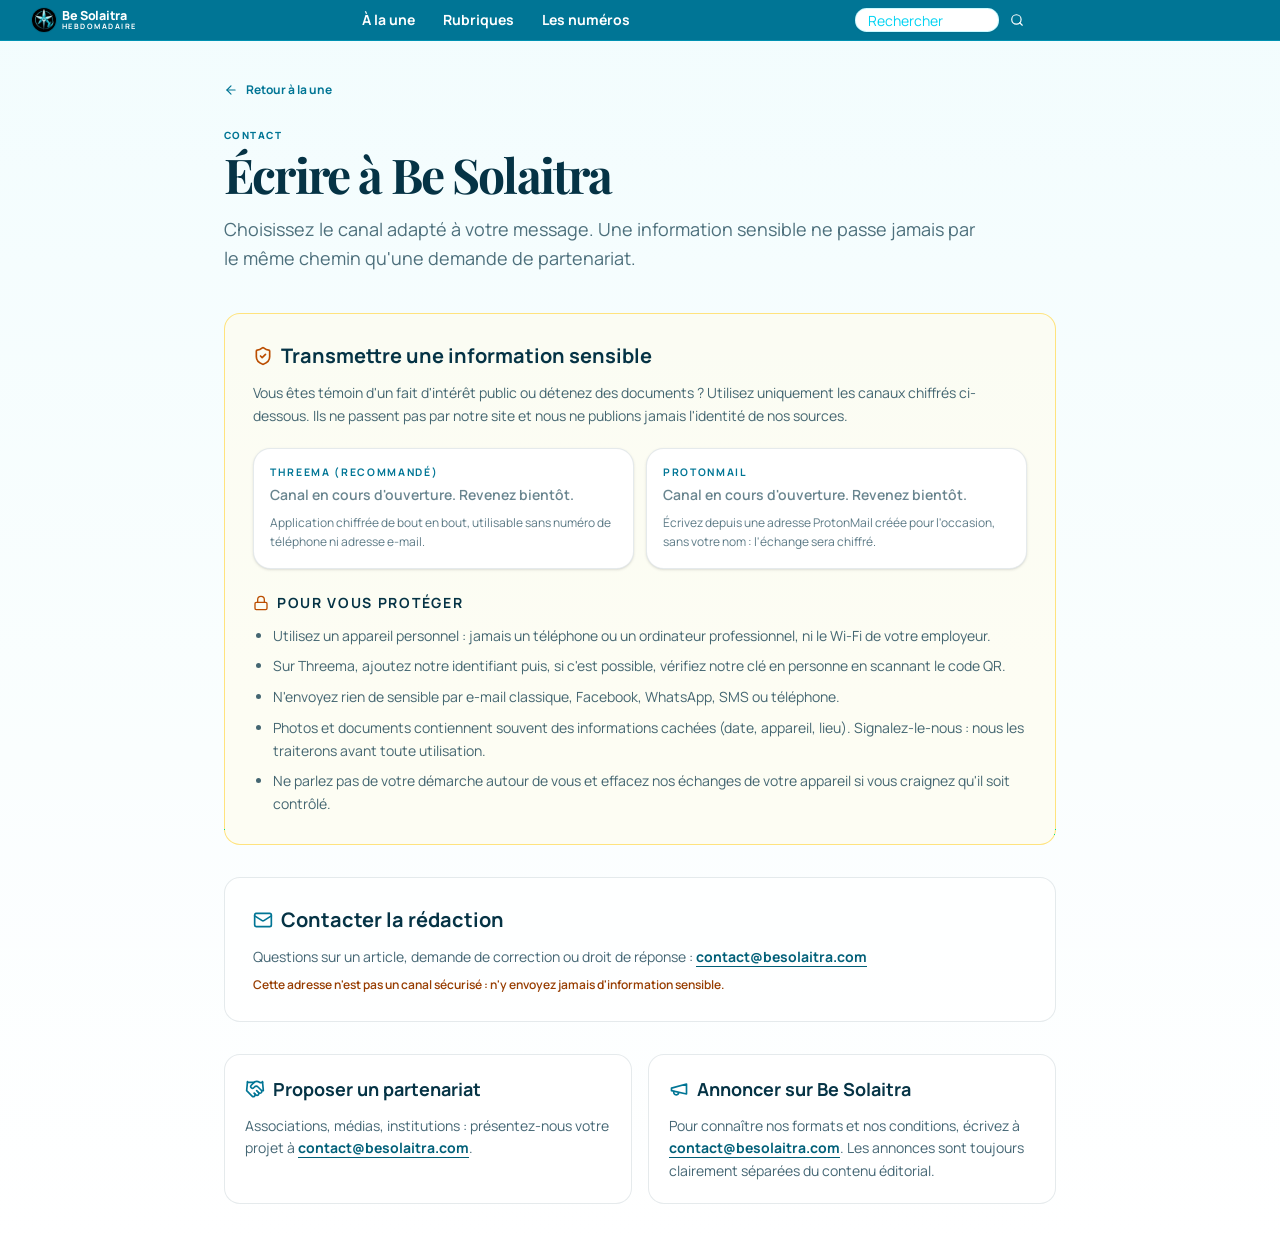
<file: contact/index.html>
<!DOCTYPE html>
<html lang="fr"><head>
    <meta charset="UTF-8">
    <meta name="viewport" content="width=device-width, initial-scale=1.0">
    <meta name="description" content="Be Solaitra, journal hebdomadaire malgache : actualités, société, culture et regards sur Madagascar.">
    
    <title>Be Solaitra — Journal hebdomadaire</title>
    <link rel="icon" type="image/jpeg" href="/logo.jpg">
    
    <link rel="stylesheet" crossorigin="" href="/assets/index-C3xdx4Vv.css">
  <style type="text/css">[data-sonner-toaster][dir=ltr],html[dir=ltr]{--toast-icon-margin-start:-3px;--toast-icon-margin-end:4px;--toast-svg-margin-start:-1px;--toast-svg-margin-end:0px;--toast-button-margin-start:auto;--toast-button-margin-end:0;--toast-close-button-start:0;--toast-close-button-end:unset;--toast-close-button-transform:translate(-35%, -35%)}[data-sonner-toaster][dir=rtl],html[dir=rtl]{--toast-icon-margin-start:4px;--toast-icon-margin-end:-3px;--toast-svg-margin-start:0px;--toast-svg-margin-end:-1px;--toast-button-margin-start:0;--toast-button-margin-end:auto;--toast-close-button-start:unset;--toast-close-button-end:0;--toast-close-button-transform:translate(35%, -35%)}[data-sonner-toaster]{position:fixed;width:var(--width);font-family:ui-sans-serif,system-ui,-apple-system,BlinkMacSystemFont,Segoe UI,Roboto,Helvetica Neue,Arial,Noto Sans,sans-serif,Apple Color Emoji,Segoe UI Emoji,Segoe UI Symbol,Noto Color Emoji;--gray1:hsl(0, 0%, 99%);--gray2:hsl(0, 0%, 97.3%);--gray3:hsl(0, 0%, 95.1%);--gray4:hsl(0, 0%, 93%);--gray5:hsl(0, 0%, 90.9%);--gray6:hsl(0, 0%, 88.7%);--gray7:hsl(0, 0%, 85.8%);--gray8:hsl(0, 0%, 78%);--gray9:hsl(0, 0%, 56.1%);--gray10:hsl(0, 0%, 52.3%);--gray11:hsl(0, 0%, 43.5%);--gray12:hsl(0, 0%, 9%);--border-radius:8px;box-sizing:border-box;padding:0;margin:0;list-style:none;outline:0;z-index:999999999;transition:transform .4s ease}@media (hover:none) and (pointer:coarse){[data-sonner-toaster][data-lifted=true]{transform:none}}[data-sonner-toaster][data-x-position=right]{right:var(--offset-right)}[data-sonner-toaster][data-x-position=left]{left:var(--offset-left)}[data-sonner-toaster][data-x-position=center]{left:50%;transform:translateX(-50%)}[data-sonner-toaster][data-y-position=top]{top:var(--offset-top)}[data-sonner-toaster][data-y-position=bottom]{bottom:var(--offset-bottom)}[data-sonner-toast]{--y:translateY(100%);--lift-amount:calc(var(--lift) * var(--gap));z-index:var(--z-index);position:absolute;opacity:0;transform:var(--y);touch-action:none;transition:transform .4s,opacity .4s,height .4s,box-shadow .2s;box-sizing:border-box;outline:0;overflow-wrap:anywhere}[data-sonner-toast][data-styled=true]{padding:16px;background:var(--normal-bg);border:1px solid var(--normal-border);color:var(--normal-text);border-radius:var(--border-radius);box-shadow:0 4px 12px rgba(0,0,0,.1);width:var(--width);font-size:13px;display:flex;align-items:center;gap:6px}[data-sonner-toast]:focus-visible{box-shadow:0 4px 12px rgba(0,0,0,.1),0 0 0 2px rgba(0,0,0,.2)}[data-sonner-toast][data-y-position=top]{top:0;--y:translateY(-100%);--lift:1;--lift-amount:calc(1 * var(--gap))}[data-sonner-toast][data-y-position=bottom]{bottom:0;--y:translateY(100%);--lift:-1;--lift-amount:calc(var(--lift) * var(--gap))}[data-sonner-toast][data-styled=true] [data-description]{font-weight:400;line-height:1.4;color:#3f3f3f}[data-rich-colors=true][data-sonner-toast][data-styled=true] [data-description]{color:inherit}[data-sonner-toaster][data-sonner-theme=dark] [data-description]{color:#e8e8e8}[data-sonner-toast][data-styled=true] [data-title]{font-weight:500;line-height:1.5;color:inherit}[data-sonner-toast][data-styled=true] [data-icon]{display:flex;height:16px;width:16px;position:relative;justify-content:flex-start;align-items:center;flex-shrink:0;margin-left:var(--toast-icon-margin-start);margin-right:var(--toast-icon-margin-end)}[data-sonner-toast][data-promise=true] [data-icon]>svg{opacity:0;transform:scale(.8);transform-origin:center;animation:sonner-fade-in .3s ease forwards}[data-sonner-toast][data-styled=true] [data-icon]>*{flex-shrink:0}[data-sonner-toast][data-styled=true] [data-icon] svg{margin-left:var(--toast-svg-margin-start);margin-right:var(--toast-svg-margin-end)}[data-sonner-toast][data-styled=true] [data-content]{display:flex;flex-direction:column;gap:2px;flex:1;min-width:0}[data-sonner-toast][data-styled=true] [data-button]{border-radius:4px;padding-left:8px;padding-right:8px;height:24px;font-size:12px;color:var(--normal-bg);background:var(--normal-text);margin-left:var(--toast-button-margin-start);margin-right:var(--toast-button-margin-end);border:none;font-weight:500;cursor:pointer;outline:0;display:flex;align-items:center;flex-shrink:0;transition:opacity .4s,box-shadow .2s}[data-sonner-toast][data-styled=true] [data-button]:focus-visible{box-shadow:0 0 0 2px rgba(0,0,0,.4)}[data-sonner-toast][data-styled=true] [data-button]:first-of-type{margin-left:var(--toast-button-margin-start);margin-right:var(--toast-button-margin-end)}[data-sonner-toast][data-styled=true] [data-cancel]{color:var(--normal-text);background:rgba(0,0,0,.08)}[data-sonner-toaster][data-sonner-theme=dark] [data-sonner-toast][data-styled=true] [data-cancel]{background:rgba(255,255,255,.3)}[data-sonner-toast][data-styled=true] [data-close-button]{position:absolute;left:var(--toast-close-button-start);right:var(--toast-close-button-end);top:0;height:20px;width:20px;display:flex;justify-content:center;align-items:center;padding:0;color:var(--normal-text);background:var(--normal-bg);border:1px solid var(--normal-border);transform:var(--toast-close-button-transform);border-radius:50%;cursor:pointer;z-index:1;transition:opacity .1s,background .2s,border-color .2s}[data-sonner-toast][data-styled=true] [data-close-button]:focus-visible{box-shadow:0 4px 12px rgba(0,0,0,.1),0 0 0 2px rgba(0,0,0,.2)}[data-sonner-toast][data-styled=true] [data-disabled=true]{cursor:not-allowed}[data-sonner-toast][data-styled=true]:hover [data-close-button]:hover{background:var(--gray2);border-color:var(--gray5)}[data-sonner-toast][data-swiping=true]::before{content:'';position:absolute;left:-100%;right:-100%;height:100%;z-index:-1}[data-sonner-toast][data-y-position=top][data-swiping=true]::before{bottom:50%;transform:scaleY(3) translateY(50%)}[data-sonner-toast][data-y-position=bottom][data-swiping=true]::before{top:50%;transform:scaleY(3) translateY(-50%)}[data-sonner-toast][data-swiping=false][data-removed=true]::before{content:'';position:absolute;inset:0;transform:scaleY(2)}[data-sonner-toast][data-expanded=true]::after{content:'';position:absolute;left:0;height:calc(var(--gap) + 1px);bottom:100%;width:100%}[data-sonner-toast][data-mounted=true]{--y:translateY(0);opacity:1}[data-sonner-toast][data-expanded=false][data-front=false]{--scale:var(--toasts-before) * 0.05 + 1;--y:translateY(calc(var(--lift-amount) * var(--toasts-before))) scale(calc(-1 * var(--scale)));height:var(--front-toast-height)}[data-sonner-toast]>*{transition:opacity .4s}[data-sonner-toast][data-x-position=right]{right:0}[data-sonner-toast][data-x-position=left]{left:0}[data-sonner-toast][data-expanded=false][data-front=false][data-styled=true]>*{opacity:0}[data-sonner-toast][data-visible=false]{opacity:0;pointer-events:none}[data-sonner-toast][data-mounted=true][data-expanded=true]{--y:translateY(calc(var(--lift) * var(--offset)));height:var(--initial-height)}[data-sonner-toast][data-removed=true][data-front=true][data-swipe-out=false]{--y:translateY(calc(var(--lift) * -100%));opacity:0}[data-sonner-toast][data-removed=true][data-front=false][data-swipe-out=false][data-expanded=true]{--y:translateY(calc(var(--lift) * var(--offset) + var(--lift) * -100%));opacity:0}[data-sonner-toast][data-removed=true][data-front=false][data-swipe-out=false][data-expanded=false]{--y:translateY(40%);opacity:0;transition:transform .5s,opacity .2s}[data-sonner-toast][data-removed=true][data-front=false]::before{height:calc(var(--initial-height) + 20%)}[data-sonner-toast][data-swiping=true]{transform:var(--y) translateY(var(--swipe-amount-y,0)) translateX(var(--swipe-amount-x,0));transition:none}[data-sonner-toast][data-swiped=true]{-webkit-user-select:none;user-select:none}[data-sonner-toast][data-swipe-out=true][data-y-position=bottom],[data-sonner-toast][data-swipe-out=true][data-y-position=top]{animation-duration:.2s;animation-timing-function:ease-out;animation-fill-mode:forwards}[data-sonner-toast][data-swipe-out=true][data-swipe-direction=left]{animation-name:swipe-out-left}[data-sonner-toast][data-swipe-out=true][data-swipe-direction=right]{animation-name:swipe-out-right}[data-sonner-toast][data-swipe-out=true][data-swipe-direction=up]{animation-name:swipe-out-up}[data-sonner-toast][data-swipe-out=true][data-swipe-direction=down]{animation-name:swipe-out-down}@keyframes swipe-out-left{from{transform:var(--y) translateX(var(--swipe-amount-x));opacity:1}to{transform:var(--y) translateX(calc(var(--swipe-amount-x) - 100%));opacity:0}}@keyframes swipe-out-right{from{transform:var(--y) translateX(var(--swipe-amount-x));opacity:1}to{transform:var(--y) translateX(calc(var(--swipe-amount-x) + 100%));opacity:0}}@keyframes swipe-out-up{from{transform:var(--y) translateY(var(--swipe-amount-y));opacity:1}to{transform:var(--y) translateY(calc(var(--swipe-amount-y) - 100%));opacity:0}}@keyframes swipe-out-down{from{transform:var(--y) translateY(var(--swipe-amount-y));opacity:1}to{transform:var(--y) translateY(calc(var(--swipe-amount-y) + 100%));opacity:0}}@media (max-width:600px){[data-sonner-toaster]{position:fixed;right:var(--mobile-offset-right);left:var(--mobile-offset-left);width:100%}[data-sonner-toaster][dir=rtl]{left:calc(var(--mobile-offset-left) * -1)}[data-sonner-toaster] [data-sonner-toast]{left:0;right:0;width:calc(100% - var(--mobile-offset-left) * 2)}[data-sonner-toaster][data-x-position=left]{left:var(--mobile-offset-left)}[data-sonner-toaster][data-y-position=bottom]{bottom:var(--mobile-offset-bottom)}[data-sonner-toaster][data-y-position=top]{top:var(--mobile-offset-top)}[data-sonner-toaster][data-x-position=center]{left:var(--mobile-offset-left);right:var(--mobile-offset-right);transform:none}}[data-sonner-toaster][data-sonner-theme=light]{--normal-bg:#fff;--normal-border:var(--gray4);--normal-text:var(--gray12);--success-bg:hsl(143, 85%, 96%);--success-border:hsl(145, 92%, 87%);--success-text:hsl(140, 100%, 27%);--info-bg:hsl(208, 100%, 97%);--info-border:hsl(221, 91%, 93%);--info-text:hsl(210, 92%, 45%);--warning-bg:hsl(49, 100%, 97%);--warning-border:hsl(49, 91%, 84%);--warning-text:hsl(31, 92%, 45%);--error-bg:hsl(359, 100%, 97%);--error-border:hsl(359, 100%, 94%);--error-text:hsl(360, 100%, 45%)}[data-sonner-toaster][data-sonner-theme=light] [data-sonner-toast][data-invert=true]{--normal-bg:#000;--normal-border:hsl(0, 0%, 20%);--normal-text:var(--gray1)}[data-sonner-toaster][data-sonner-theme=dark] [data-sonner-toast][data-invert=true]{--normal-bg:#fff;--normal-border:var(--gray3);--normal-text:var(--gray12)}[data-sonner-toaster][data-sonner-theme=dark]{--normal-bg:#000;--normal-bg-hover:hsl(0, 0%, 12%);--normal-border:hsl(0, 0%, 20%);--normal-border-hover:hsl(0, 0%, 25%);--normal-text:var(--gray1);--success-bg:hsl(150, 100%, 6%);--success-border:hsl(147, 100%, 12%);--success-text:hsl(150, 86%, 65%);--info-bg:hsl(215, 100%, 6%);--info-border:hsl(223, 43%, 17%);--info-text:hsl(216, 87%, 65%);--warning-bg:hsl(64, 100%, 6%);--warning-border:hsl(60, 100%, 9%);--warning-text:hsl(46, 87%, 65%);--error-bg:hsl(358, 76%, 10%);--error-border:hsl(357, 89%, 16%);--error-text:hsl(358, 100%, 81%)}[data-sonner-toaster][data-sonner-theme=dark] [data-sonner-toast] [data-close-button]{background:var(--normal-bg);border-color:var(--normal-border);color:var(--normal-text)}[data-sonner-toaster][data-sonner-theme=dark] [data-sonner-toast] [data-close-button]:hover{background:var(--normal-bg-hover);border-color:var(--normal-border-hover)}[data-rich-colors=true][data-sonner-toast][data-type=success]{background:var(--success-bg);border-color:var(--success-border);color:var(--success-text)}[data-rich-colors=true][data-sonner-toast][data-type=success] [data-close-button]{background:var(--success-bg);border-color:var(--success-border);color:var(--success-text)}[data-rich-colors=true][data-sonner-toast][data-type=info]{background:var(--info-bg);border-color:var(--info-border);color:var(--info-text)}[data-rich-colors=true][data-sonner-toast][data-type=info] [data-close-button]{background:var(--info-bg);border-color:var(--info-border);color:var(--info-text)}[data-rich-colors=true][data-sonner-toast][data-type=warning]{background:var(--warning-bg);border-color:var(--warning-border);color:var(--warning-text)}[data-rich-colors=true][data-sonner-toast][data-type=warning] [data-close-button]{background:var(--warning-bg);border-color:var(--warning-border);color:var(--warning-text)}[data-rich-colors=true][data-sonner-toast][data-type=error]{background:var(--error-bg);border-color:var(--error-border);color:var(--error-text)}[data-rich-colors=true][data-sonner-toast][data-type=error] [data-close-button]{background:var(--error-bg);border-color:var(--error-border);color:var(--error-text)}.sonner-loading-wrapper{--size:16px;height:var(--size);width:var(--size);position:absolute;inset:0;z-index:10}.sonner-loading-wrapper[data-visible=false]{transform-origin:center;animation:sonner-fade-out .2s ease forwards}.sonner-spinner{position:relative;top:50%;left:50%;height:var(--size);width:var(--size)}.sonner-loading-bar{animation:sonner-spin 1.2s linear infinite;background:var(--gray11);border-radius:6px;height:8%;left:-10%;position:absolute;top:-3.9%;width:24%}.sonner-loading-bar:first-child{animation-delay:-1.2s;transform:rotate(.0001deg) translate(146%)}.sonner-loading-bar:nth-child(2){animation-delay:-1.1s;transform:rotate(30deg) translate(146%)}.sonner-loading-bar:nth-child(3){animation-delay:-1s;transform:rotate(60deg) translate(146%)}.sonner-loading-bar:nth-child(4){animation-delay:-.9s;transform:rotate(90deg) translate(146%)}.sonner-loading-bar:nth-child(5){animation-delay:-.8s;transform:rotate(120deg) translate(146%)}.sonner-loading-bar:nth-child(6){animation-delay:-.7s;transform:rotate(150deg) translate(146%)}.sonner-loading-bar:nth-child(7){animation-delay:-.6s;transform:rotate(180deg) translate(146%)}.sonner-loading-bar:nth-child(8){animation-delay:-.5s;transform:rotate(210deg) translate(146%)}.sonner-loading-bar:nth-child(9){animation-delay:-.4s;transform:rotate(240deg) translate(146%)}.sonner-loading-bar:nth-child(10){animation-delay:-.3s;transform:rotate(270deg) translate(146%)}.sonner-loading-bar:nth-child(11){animation-delay:-.2s;transform:rotate(300deg) translate(146%)}.sonner-loading-bar:nth-child(12){animation-delay:-.1s;transform:rotate(330deg) translate(146%)}@keyframes sonner-fade-in{0%{opacity:0;transform:scale(.8)}100%{opacity:1;transform:scale(1)}}@keyframes sonner-fade-out{0%{opacity:1;transform:scale(1)}100%{opacity:0;transform:scale(.8)}}@keyframes sonner-spin{0%{opacity:1}100%{opacity:.15}}@media (prefers-reduced-motion){.sonner-loading-bar,[data-sonner-toast],[data-sonner-toast]>*{transition:none!important;animation:none!important}}.sonner-loader{position:absolute;top:50%;left:50%;transform:translate(-50%,-50%);transform-origin:center;transition:opacity .2s,transform .2s}.sonner-loader[data-visible=false]{opacity:0;transform:scale(.8) translate(-50%,-50%)}</style></head>
  <body>
    <div id="root"><section aria-label="Notifications alt+T" tabindex="-1" aria-live="polite" aria-relevant="additions text" aria-atomic="false" data-react-aria-top-layer="true"></section><div class="min-h-screen bg-gradient-to-b from-cyan-50/30 to-white"><header class="sticky top-0 z-40 border-b border-cyan-400/30 bg-cyan-700 text-white backdrop-blur-xl"><div class="container"><div class="flex h-10 items-center justify-between gap-2"><a aria-label="Accueil Be Solaitra" href="/" class="flex shrink-0 items-center gap-1.5"><img alt="Logo Be Solaitra" class="size-6 rounded-full bg-black object-cover ring-1 ring-cyan-950/15" src="/logo.jpg"><span class="leading-none"><strong class="block text-[.78rem] font-extrabold tracking-tight text-white hover:text-white">Be Solaitra</strong><span class="mt-px block text-[0.46rem] font-bold tracking-[0.2em] text-white">HEBDOMADAIRE</span></span></a><nav class="hidden items-center gap-3 text-sm font-bold text-white xl:flex" aria-label="Navigation principale"><a href="/" class="transition-colors duration-200 hover:bg-cyan-500 hover:text-white px-2 py-1 rounded-md">À la une</a><a href="/#rubriques" class="transition-colors duration-200 hover:bg-cyan-500 hover:text-white px-2 py-1 rounded-md">Rubriques</a><a href="/numeros" class="transition-colors duration-200 hover:bg-cyan-500 hover:text-white px-2 py-1 rounded-md">Les numéros</a></nav><form class="hidden items-center gap-1 lg:flex" role="search" aria-label="Rechercher un article" action="/recherche/" method="get"><input data-slot="input" class="file:text-foreground selection:bg-primary selection:text-primary-foreground dark:bg-input/30 min-w-0 rounded-md border px-3 py-1 shadow-xs transition-[color,box-shadow] outline-none file:inline-flex file:h-7 file:border-0 file:bg-transparent file:text-sm file:font-medium disabled:pointer-events-none disabled:cursor-not-allowed disabled:opacity-50 md:text-sm focus-visible:border-ring focus-visible:ring-ring/50 focus-visible:ring-[3px] aria-invalid:ring-destructive/20 dark:aria-invalid:ring-destructive/40 aria-invalid:border-destructive h-6 w-36 border-cyan-300/30 bg-white text-[.65rem] text-cyan-900 placeholder:text-cyan-400 xl:w-36" placeholder="Rechercher" value="" name="q"><button data-slot="button" class="inline-flex items-center justify-center gap-2 whitespace-nowrap rounded-md text-sm font-medium transition-all disabled:pointer-events-none disabled:opacity-50 [&amp;_svg]:pointer-events-none [&amp;_svg:not([class*='size-'])]:size-4 shrink-0 [&amp;_svg]:shrink-0 outline-none focus-visible:border-ring focus-visible:ring-ring/50 focus-visible:ring-[3px] aria-invalid:ring-destructive/20 dark:aria-invalid:ring-destructive/40 aria-invalid:border-destructive dark:hover:bg-accent/50 size-7 text-white hover:bg-cyan-500/50" type="submit" aria-label="Lancer la recherche" data-vitrine-keep=""><svg xmlns="http://www.w3.org/2000/svg" width="24" height="24" viewBox="0 0 24 24" fill="none" stroke="currentColor" stroke-width="2" stroke-linecap="round" stroke-linejoin="round" class="lucide lucide-search size-3.5"><circle cx="11" cy="11" r="8"></circle><path d="m21 21-4.3-4.3"></path></svg></button></form><div class="flex items-center gap-1.5"><a href="/recherche/" class="inline-flex items-center justify-center gap-2 whitespace-nowrap rounded-md text-sm font-medium transition-all disabled:pointer-events-none disabled:opacity-50 [&amp;_svg]:pointer-events-none [&amp;_svg:not([class*='size-'])]:size-4 shrink-0 [&amp;_svg]:shrink-0 outline-none focus-visible:border-ring focus-visible:ring-ring/50 focus-visible:ring-[3px] aria-invalid:ring-destructive/20 dark:aria-invalid:ring-destructive/40 aria-invalid:border-destructive dark:hover:bg-accent/50 size-7 text-white hover:bg-cyan-500/50 lg:hidden" aria-label="Rechercher"><svg xmlns="http://www.w3.org/2000/svg" width="24" height="24" viewBox="0 0 24 24" fill="none" stroke="currentColor" stroke-width="2" stroke-linecap="round" stroke-linejoin="round" class="lucide lucide-search size-3.5"><circle cx="11" cy="11" r="8"></circle><path d="m21 21-4.3-4.3"></path></svg></a><button data-slot="button" class="inline-flex items-center justify-center gap-2 whitespace-nowrap rounded-md text-sm font-medium transition-all disabled:pointer-events-none disabled:opacity-50 [&amp;_svg]:pointer-events-none [&amp;_svg:not([class*='size-'])]:size-4 shrink-0 [&amp;_svg]:shrink-0 outline-none focus-visible:border-ring focus-visible:ring-ring/50 focus-visible:ring-[3px] aria-invalid:ring-destructive/20 dark:aria-invalid:ring-destructive/40 aria-invalid:border-destructive dark:hover:bg-accent/50 size-7 text-white hover:bg-cyan-500/50 lg:hidden" aria-label="Ouvrir le menu" aria-expanded="false" id="vitrine-menu-btn" type="button" aria-controls="vitrine-menu" data-vitrine-keep=""><svg xmlns="http://www.w3.org/2000/svg" width="24" height="24" viewBox="0 0 24 24" fill="none" stroke="currentColor" stroke-width="2" stroke-linecap="round" stroke-linejoin="round" class="lucide lucide-menu size-4"><line x1="4" x2="20" y1="12" y2="12"></line><line x1="4" x2="20" y1="6" y2="6"></line><line x1="4" x2="20" y1="18" y2="18"></line></svg></button></div></div><div id="vitrine-menu" hidden="" class="border-t border-white/20 py-3 lg:hidden"><nav class="grid grid-cols-3 gap-1 text-center text-[.66rem] font-bold text-white" aria-label="Navigation mobile"><a href="/" class="rounded-md px-1 py-2 transition-colors duration-200 hover:bg-cyan-500 hover:text-white">À la une</a><a href="/#rubriques" class="rounded-md px-1 py-2 transition-colors duration-200 hover:bg-cyan-500 hover:text-white">Rubriques</a><a href="/numeros/" class="rounded-md px-1 py-2 transition-colors duration-200 hover:bg-cyan-500 hover:text-white">Numéros</a></nav></div></div></header><main class="container max-w-4xl py-7 md:py-10"><a href="/" class="inline-flex items-center gap-2 text-xs font-bold text-cyan-700 transition-colors hover:text-cyan-900"><svg xmlns="http://www.w3.org/2000/svg" width="24" height="24" viewBox="0 0 24 24" fill="none" stroke="currentColor" stroke-width="2" stroke-linecap="round" stroke-linejoin="round" class="lucide lucide-arrow-left size-3.5"><path d="m12 19-7-7 7-7"></path><path d="M19 12H5"></path></svg>Retour à la une</a><div class="mt-6"><p class="eyebrow text-cyan-700">Contact</p><h1 class="ink-title mt-2 text-3xl font-bold leading-[1.02] text-cyan-950 sm:text-4xl lg:text-5xl">Écrire à Be Solaitra</h1><p class="mt-4 max-w-3xl text-base leading-relaxed text-cyan-950/70 sm:text-lg">Choisissez le canal adapté à votre message. Une information sensible ne passe jamais par le même chemin qu'une demande de partenariat.</p></div><section id="sources" class="mt-10 scroll-mt-24 rounded-2xl border border-amber-300/60 bg-amber-50/60 p-5 sm:p-7"><div class="flex items-center gap-2"><svg xmlns="http://www.w3.org/2000/svg" width="24" height="24" viewBox="0 0 24 24" fill="none" stroke="currentColor" stroke-width="2" stroke-linecap="round" stroke-linejoin="round" class="lucide lucide-shield-check size-5 text-amber-700"><path d="M20 13c0 5-3.5 7.5-7.66 8.95a1 1 0 0 1-.67-.01C7.5 20.5 4 18 4 13V6a1 1 0 0 1 1-1c2 0 4.5-1.2 6.24-2.72a1.17 1.17 0 0 1 1.52 0C14.51 3.81 17 5 19 5a1 1 0 0 1 1 1z"></path><path d="m9 12 2 2 4-4"></path></svg><h2 class="text-xl font-bold text-cyan-950">Transmettre une information sensible</h2></div><p class="mt-3 text-sm leading-relaxed text-cyan-950/75">Vous êtes témoin d'un fait d'intérêt public ou détenez des documents ? Utilisez uniquement les canaux chiffrés ci-dessous. Ils ne passent pas par notre site et nous ne publions jamais l'identité de nos sources.</p><div class="mt-5 grid gap-3 sm:grid-cols-2"><div class="rounded-xl border border-cyan-950/10 bg-white p-4 shadow-sm"><p class="text-[0.65rem] font-bold uppercase tracking-[0.16em] text-cyan-700">Threema (recommandé)</p><p class="mt-1 text-sm font-semibold text-cyan-950/60">Canal en cours d'ouverture. Revenez bientôt.</p><p class="mt-2 text-xs leading-relaxed text-cyan-950/65">Application chiffrée de bout en bout, utilisable sans numéro de téléphone ni adresse e-mail.</p></div><div class="rounded-xl border border-cyan-950/10 bg-white p-4 shadow-sm"><p class="text-[0.65rem] font-bold uppercase tracking-[0.16em] text-cyan-700">ProtonMail</p><p class="mt-1 text-sm font-semibold text-cyan-950/60">Canal en cours d'ouverture. Revenez bientôt.</p><p class="mt-2 text-xs leading-relaxed text-cyan-950/65">Écrivez depuis une adresse ProtonMail créée pour l'occasion, sans votre nom : l'échange sera chiffré.</p></div></div><div class="mt-6"><div class="flex items-center gap-2"><svg xmlns="http://www.w3.org/2000/svg" width="24" height="24" viewBox="0 0 24 24" fill="none" stroke="currentColor" stroke-width="2" stroke-linecap="round" stroke-linejoin="round" class="lucide lucide-lock size-4 text-amber-700"><rect width="18" height="11" x="3" y="11" rx="2" ry="2"></rect><path d="M7 11V7a5 5 0 0 1 10 0v4"></path></svg><h3 class="text-sm font-bold uppercase tracking-[0.12em] text-cyan-950">Pour vous protéger</h3></div><ul class="mt-3 list-disc space-y-2 pl-5 text-sm leading-relaxed text-cyan-950/75"><li>Utilisez un appareil personnel : jamais un téléphone ou un ordinateur professionnel, ni le Wi-Fi de votre employeur.</li><li>Sur Threema, ajoutez notre identifiant puis, si c'est possible, vérifiez notre clé en personne en scannant le code QR.</li><li>N'envoyez rien de sensible par e-mail classique, Facebook, WhatsApp, SMS ou téléphone.</li><li>Photos et documents contiennent souvent des informations cachées (date, appareil, lieu). Signalez-le-nous : nous les traiterons avant toute utilisation.</li><li>Ne parlez pas de votre démarche autour de vous et effacez nos échanges de votre appareil si vous craignez qu'il soit contrôlé.</li></ul></div></section><section id="redaction" class="mt-8 scroll-mt-24 rounded-2xl border border-cyan-950/10 bg-white/70 p-5 sm:p-7"><div class="flex items-center gap-2"><svg xmlns="http://www.w3.org/2000/svg" width="24" height="24" viewBox="0 0 24 24" fill="none" stroke="currentColor" stroke-width="2" stroke-linecap="round" stroke-linejoin="round" class="lucide lucide-mail size-5 text-cyan-700"><rect width="20" height="16" x="2" y="4" rx="2"></rect><path d="m22 7-8.97 5.7a1.94 1.94 0 0 1-2.06 0L2 7"></path></svg><h2 class="text-xl font-bold text-cyan-950">Contacter la rédaction</h2></div><p class="mt-3 text-sm leading-relaxed text-cyan-950/75">Questions sur un article, demande de correction ou droit de réponse : <a href="mailto:contact@besolaitra.com?subject=R%C3%A9daction" class="font-bold text-cyan-800 underline underline-offset-4">contact@besolaitra.com</a></p><p class="mt-2 text-xs font-semibold text-amber-800">Cette adresse n'est pas un canal sécurisé : n'y envoyez jamais d'information sensible.</p></section><div class="mt-8 grid gap-4 sm:grid-cols-2"><section id="partenariats" class="scroll-mt-24 rounded-2xl border border-cyan-950/10 bg-white/70 p-5"><div class="flex items-center gap-2"><svg xmlns="http://www.w3.org/2000/svg" width="24" height="24" viewBox="0 0 24 24" fill="none" stroke="currentColor" stroke-width="2" stroke-linecap="round" stroke-linejoin="round" class="lucide lucide-handshake size-5 text-cyan-700"><path d="m11 17 2 2a1 1 0 1 0 3-3"></path><path d="m14 14 2.5 2.5a1 1 0 1 0 3-3l-3.88-3.88a3 3 0 0 0-4.24 0l-.88.88a1 1 0 1 1-3-3l2.81-2.81a5.79 5.79 0 0 1 7.06-.87l.47.28a2 2 0 0 0 1.42.25L21 4"></path><path d="m21 3 1 11h-2"></path><path d="M3 3 2 14l6.5 6.5a1 1 0 1 0 3-3"></path><path d="M3 4h8"></path></svg><h2 class="text-lg font-bold text-cyan-950">Proposer un partenariat</h2></div><p class="mt-3 text-sm leading-relaxed text-cyan-950/75">Associations, médias, institutions : présentez-nous votre projet à <a href="mailto:contact@besolaitra.com?subject=Partenariat" class="font-bold text-cyan-800 underline underline-offset-4">contact@besolaitra.com</a>.</p></section><section id="publicite" class="scroll-mt-24 rounded-2xl border border-cyan-950/10 bg-white/70 p-5"><div class="flex items-center gap-2"><svg xmlns="http://www.w3.org/2000/svg" width="24" height="24" viewBox="0 0 24 24" fill="none" stroke="currentColor" stroke-width="2" stroke-linecap="round" stroke-linejoin="round" class="lucide lucide-megaphone size-5 text-cyan-700"><path d="m3 11 18-5v12L3 14v-3z"></path><path d="M11.6 16.8a3 3 0 1 1-5.8-1.6"></path></svg><h2 class="text-lg font-bold text-cyan-950">Annoncer sur Be Solaitra</h2></div><p class="mt-3 text-sm leading-relaxed text-cyan-950/75">Pour connaître nos formats et nos conditions, écrivez à <a href="mailto:contact@besolaitra.com?subject=Publicit%C3%A9" class="font-bold text-cyan-800 underline underline-offset-4">contact@besolaitra.com</a>. Les annonces sont toujours clairement séparées du contenu éditorial.</p></section></div></main></div></div>
    
  

<script src="/vitrine.js" defer></script></body></html>
</file>
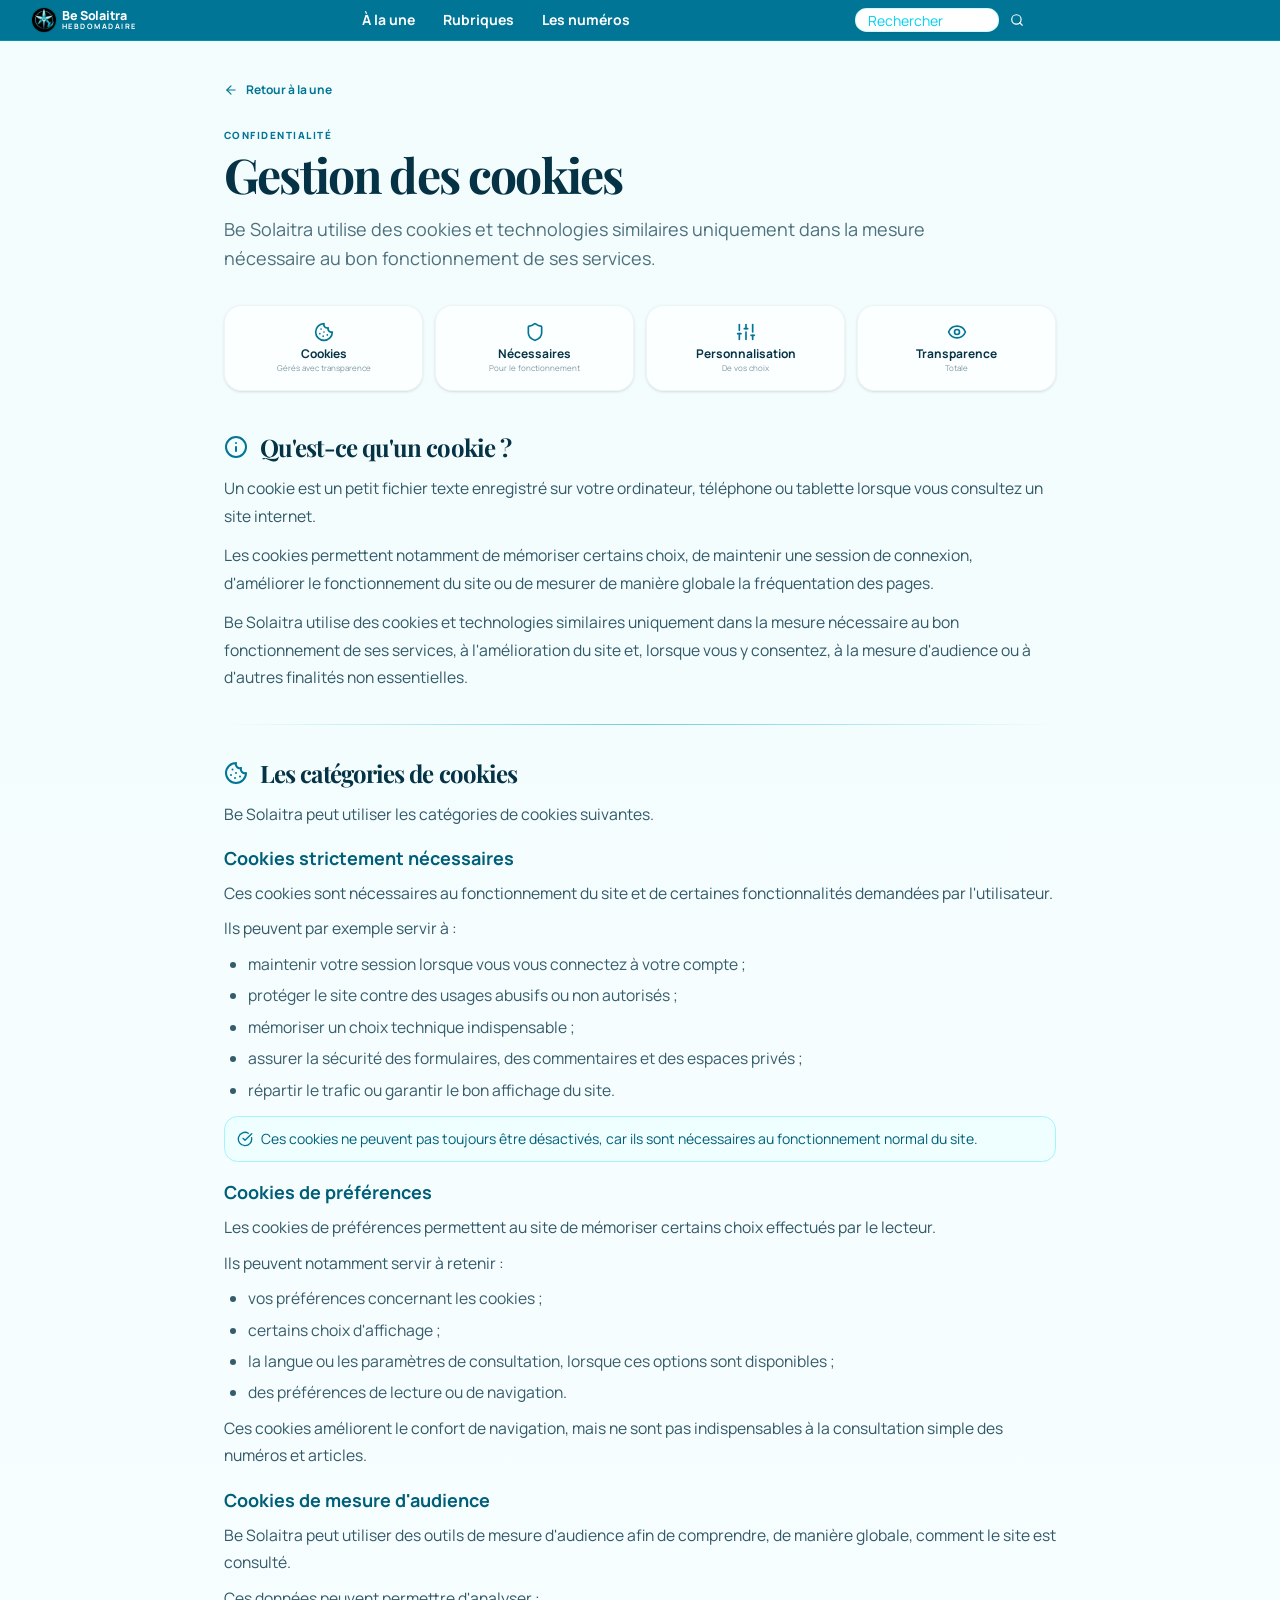
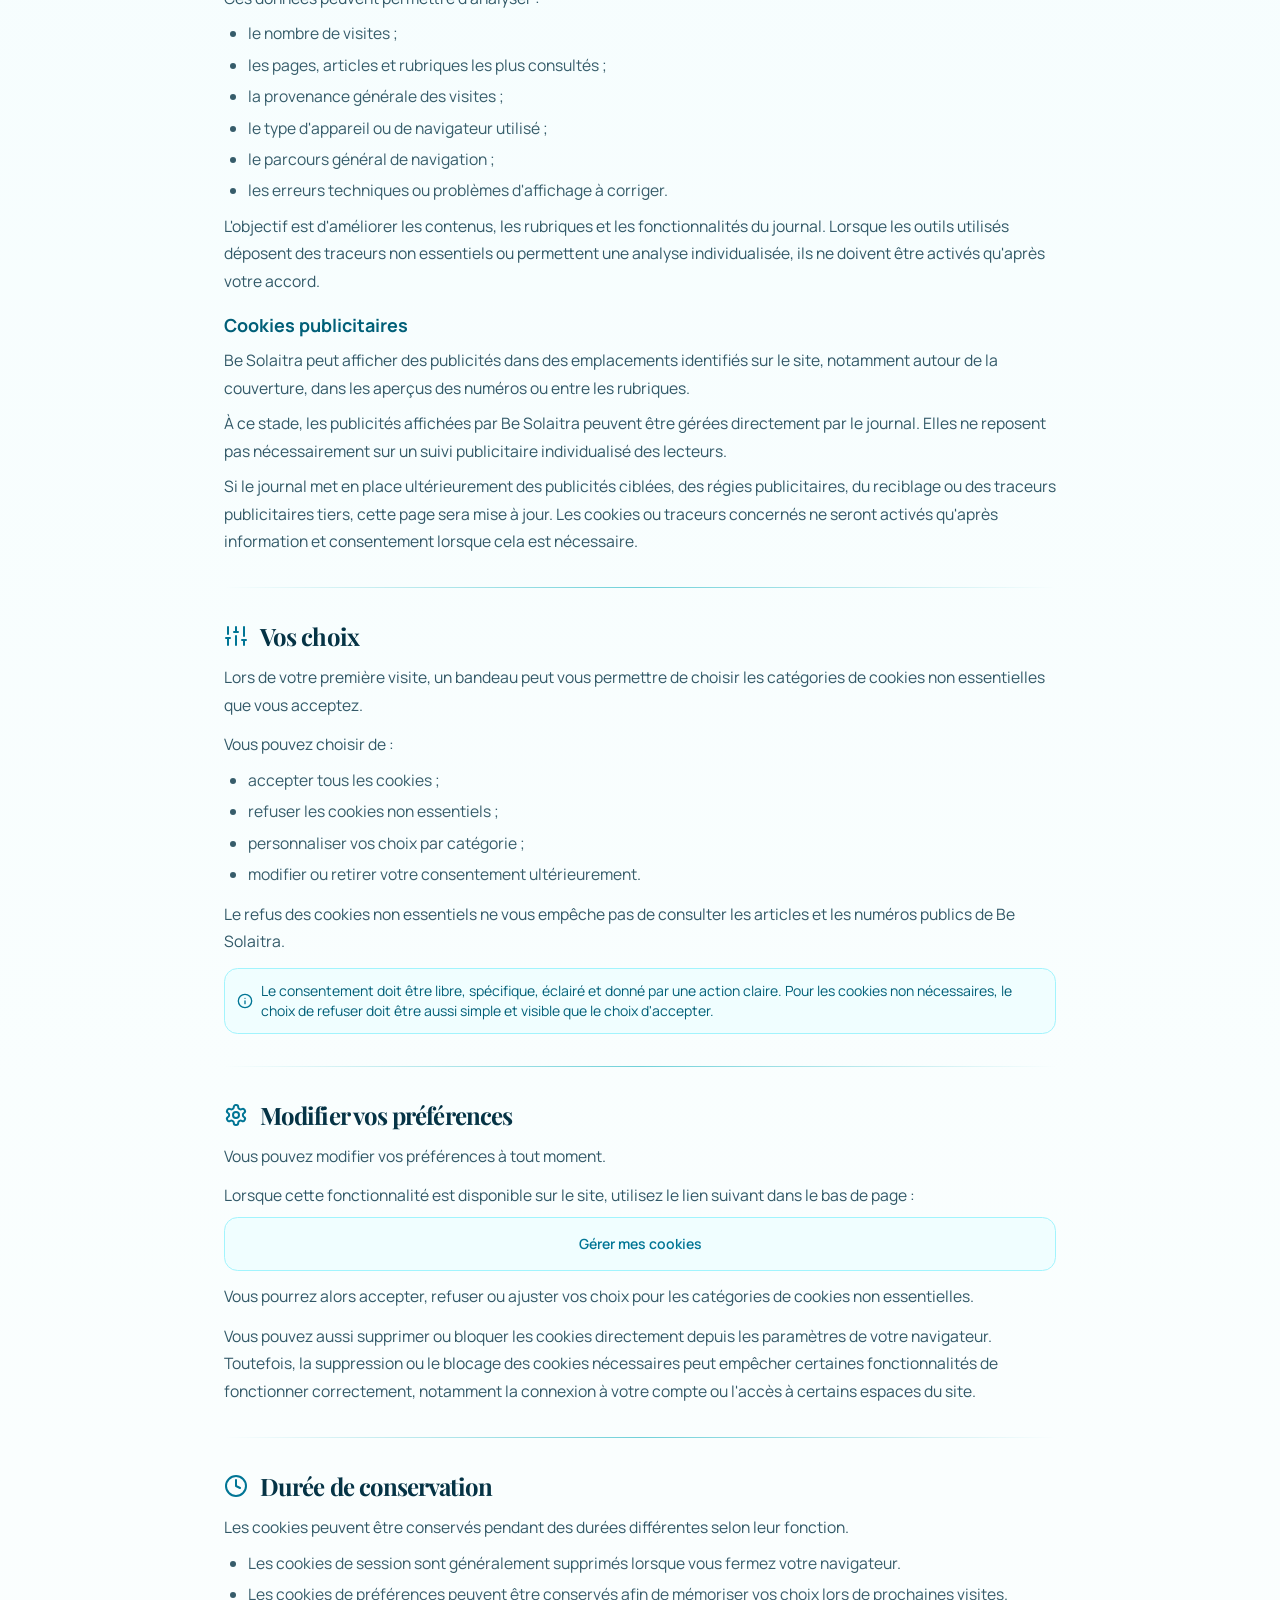
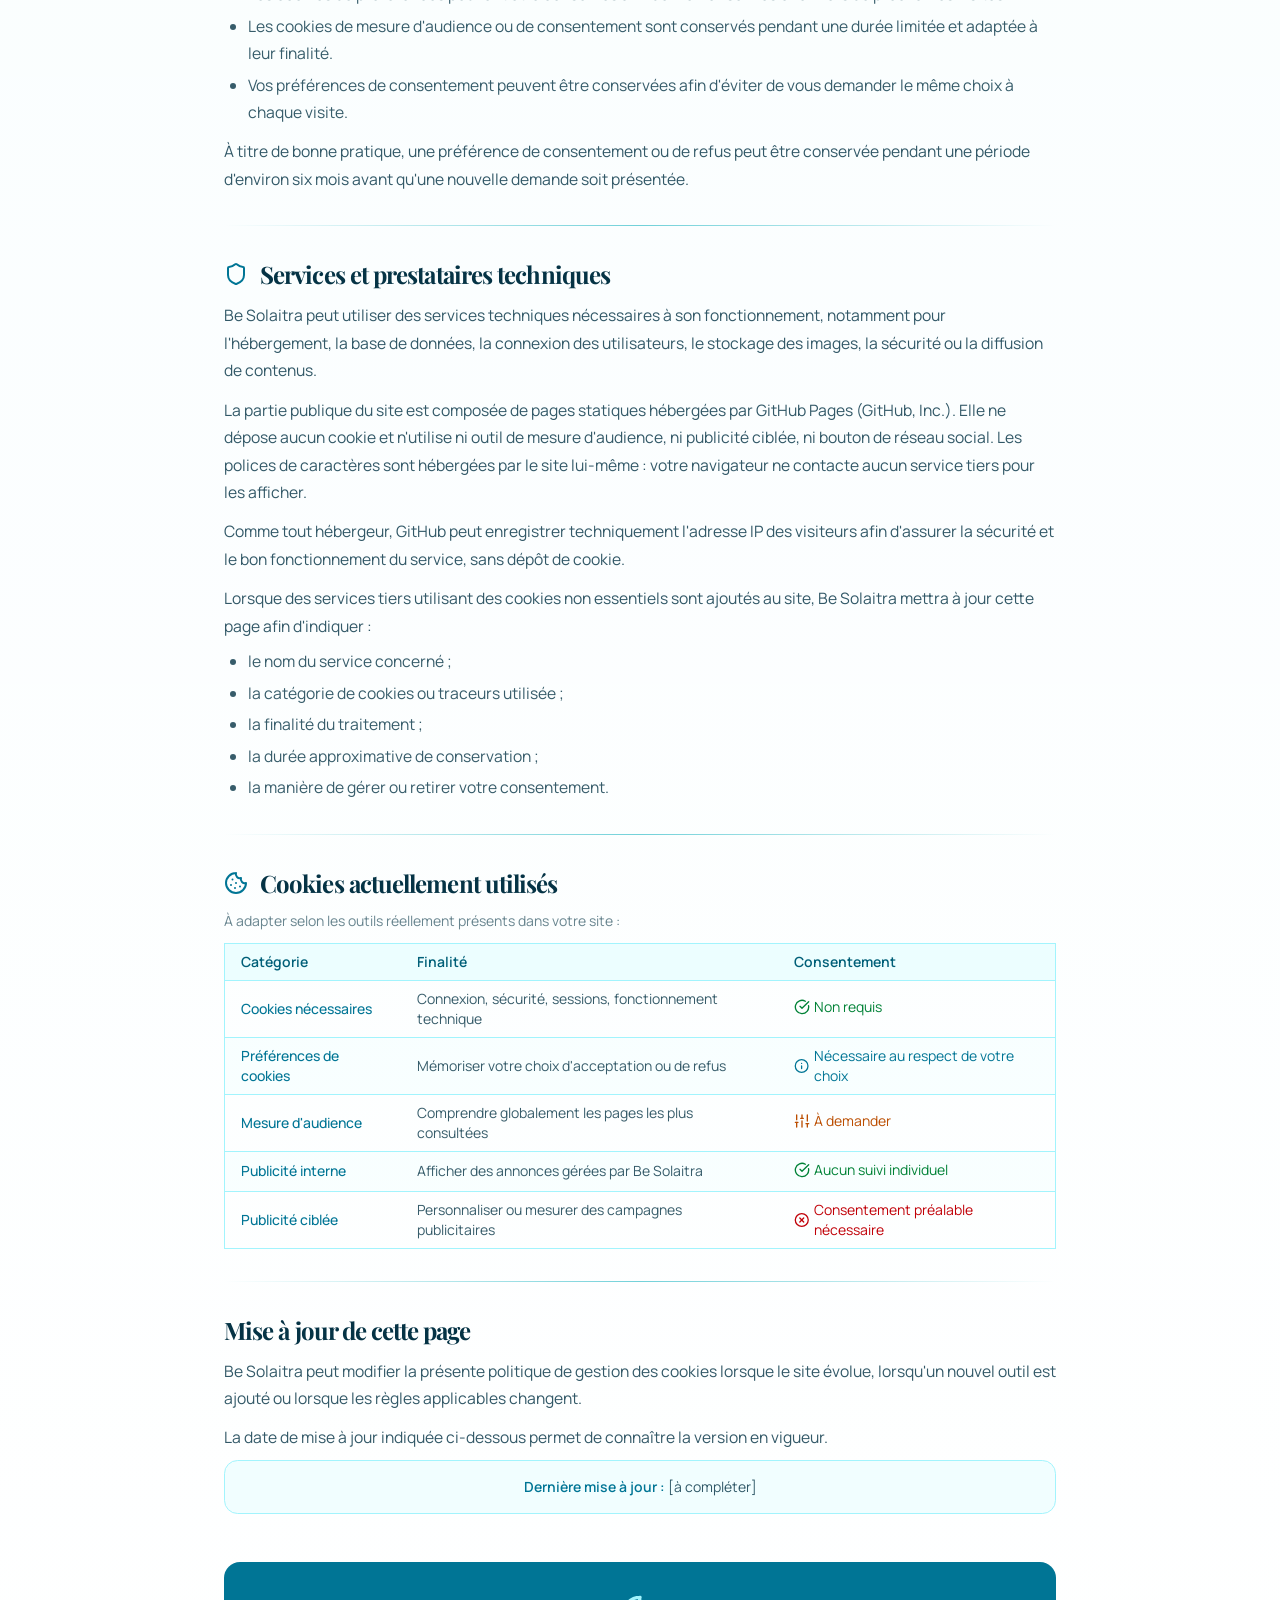
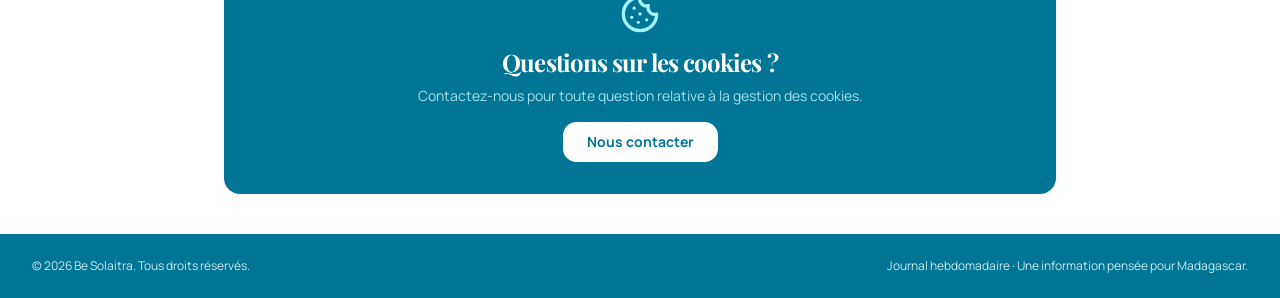
<file: cookies/index.html>
<!DOCTYPE html>
<html lang="fr"><head>
    <meta charset="UTF-8">
    <meta name="viewport" content="width=device-width, initial-scale=1.0">
    <meta name="description" content="Be Solaitra, journal hebdomadaire malgache : actualités, société, culture et regards sur Madagascar.">
    
    <title>Be Solaitra — Journal hebdomadaire</title>
    <link rel="icon" type="image/jpeg" href="/logo.jpg">
    
    <link rel="stylesheet" crossorigin="" href="/assets/index-C3xdx4Vv.css">
  <style type="text/css">[data-sonner-toaster][dir=ltr],html[dir=ltr]{--toast-icon-margin-start:-3px;--toast-icon-margin-end:4px;--toast-svg-margin-start:-1px;--toast-svg-margin-end:0px;--toast-button-margin-start:auto;--toast-button-margin-end:0;--toast-close-button-start:0;--toast-close-button-end:unset;--toast-close-button-transform:translate(-35%, -35%)}[data-sonner-toaster][dir=rtl],html[dir=rtl]{--toast-icon-margin-start:4px;--toast-icon-margin-end:-3px;--toast-svg-margin-start:0px;--toast-svg-margin-end:-1px;--toast-button-margin-start:0;--toast-button-margin-end:auto;--toast-close-button-start:unset;--toast-close-button-end:0;--toast-close-button-transform:translate(35%, -35%)}[data-sonner-toaster]{position:fixed;width:var(--width);font-family:ui-sans-serif,system-ui,-apple-system,BlinkMacSystemFont,Segoe UI,Roboto,Helvetica Neue,Arial,Noto Sans,sans-serif,Apple Color Emoji,Segoe UI Emoji,Segoe UI Symbol,Noto Color Emoji;--gray1:hsl(0, 0%, 99%);--gray2:hsl(0, 0%, 97.3%);--gray3:hsl(0, 0%, 95.1%);--gray4:hsl(0, 0%, 93%);--gray5:hsl(0, 0%, 90.9%);--gray6:hsl(0, 0%, 88.7%);--gray7:hsl(0, 0%, 85.8%);--gray8:hsl(0, 0%, 78%);--gray9:hsl(0, 0%, 56.1%);--gray10:hsl(0, 0%, 52.3%);--gray11:hsl(0, 0%, 43.5%);--gray12:hsl(0, 0%, 9%);--border-radius:8px;box-sizing:border-box;padding:0;margin:0;list-style:none;outline:0;z-index:999999999;transition:transform .4s ease}@media (hover:none) and (pointer:coarse){[data-sonner-toaster][data-lifted=true]{transform:none}}[data-sonner-toaster][data-x-position=right]{right:var(--offset-right)}[data-sonner-toaster][data-x-position=left]{left:var(--offset-left)}[data-sonner-toaster][data-x-position=center]{left:50%;transform:translateX(-50%)}[data-sonner-toaster][data-y-position=top]{top:var(--offset-top)}[data-sonner-toaster][data-y-position=bottom]{bottom:var(--offset-bottom)}[data-sonner-toast]{--y:translateY(100%);--lift-amount:calc(var(--lift) * var(--gap));z-index:var(--z-index);position:absolute;opacity:0;transform:var(--y);touch-action:none;transition:transform .4s,opacity .4s,height .4s,box-shadow .2s;box-sizing:border-box;outline:0;overflow-wrap:anywhere}[data-sonner-toast][data-styled=true]{padding:16px;background:var(--normal-bg);border:1px solid var(--normal-border);color:var(--normal-text);border-radius:var(--border-radius);box-shadow:0 4px 12px rgba(0,0,0,.1);width:var(--width);font-size:13px;display:flex;align-items:center;gap:6px}[data-sonner-toast]:focus-visible{box-shadow:0 4px 12px rgba(0,0,0,.1),0 0 0 2px rgba(0,0,0,.2)}[data-sonner-toast][data-y-position=top]{top:0;--y:translateY(-100%);--lift:1;--lift-amount:calc(1 * var(--gap))}[data-sonner-toast][data-y-position=bottom]{bottom:0;--y:translateY(100%);--lift:-1;--lift-amount:calc(var(--lift) * var(--gap))}[data-sonner-toast][data-styled=true] [data-description]{font-weight:400;line-height:1.4;color:#3f3f3f}[data-rich-colors=true][data-sonner-toast][data-styled=true] [data-description]{color:inherit}[data-sonner-toaster][data-sonner-theme=dark] [data-description]{color:#e8e8e8}[data-sonner-toast][data-styled=true] [data-title]{font-weight:500;line-height:1.5;color:inherit}[data-sonner-toast][data-styled=true] [data-icon]{display:flex;height:16px;width:16px;position:relative;justify-content:flex-start;align-items:center;flex-shrink:0;margin-left:var(--toast-icon-margin-start);margin-right:var(--toast-icon-margin-end)}[data-sonner-toast][data-promise=true] [data-icon]>svg{opacity:0;transform:scale(.8);transform-origin:center;animation:sonner-fade-in .3s ease forwards}[data-sonner-toast][data-styled=true] [data-icon]>*{flex-shrink:0}[data-sonner-toast][data-styled=true] [data-icon] svg{margin-left:var(--toast-svg-margin-start);margin-right:var(--toast-svg-margin-end)}[data-sonner-toast][data-styled=true] [data-content]{display:flex;flex-direction:column;gap:2px;flex:1;min-width:0}[data-sonner-toast][data-styled=true] [data-button]{border-radius:4px;padding-left:8px;padding-right:8px;height:24px;font-size:12px;color:var(--normal-bg);background:var(--normal-text);margin-left:var(--toast-button-margin-start);margin-right:var(--toast-button-margin-end);border:none;font-weight:500;cursor:pointer;outline:0;display:flex;align-items:center;flex-shrink:0;transition:opacity .4s,box-shadow .2s}[data-sonner-toast][data-styled=true] [data-button]:focus-visible{box-shadow:0 0 0 2px rgba(0,0,0,.4)}[data-sonner-toast][data-styled=true] [data-button]:first-of-type{margin-left:var(--toast-button-margin-start);margin-right:var(--toast-button-margin-end)}[data-sonner-toast][data-styled=true] [data-cancel]{color:var(--normal-text);background:rgba(0,0,0,.08)}[data-sonner-toaster][data-sonner-theme=dark] [data-sonner-toast][data-styled=true] [data-cancel]{background:rgba(255,255,255,.3)}[data-sonner-toast][data-styled=true] [data-close-button]{position:absolute;left:var(--toast-close-button-start);right:var(--toast-close-button-end);top:0;height:20px;width:20px;display:flex;justify-content:center;align-items:center;padding:0;color:var(--normal-text);background:var(--normal-bg);border:1px solid var(--normal-border);transform:var(--toast-close-button-transform);border-radius:50%;cursor:pointer;z-index:1;transition:opacity .1s,background .2s,border-color .2s}[data-sonner-toast][data-styled=true] [data-close-button]:focus-visible{box-shadow:0 4px 12px rgba(0,0,0,.1),0 0 0 2px rgba(0,0,0,.2)}[data-sonner-toast][data-styled=true] [data-disabled=true]{cursor:not-allowed}[data-sonner-toast][data-styled=true]:hover [data-close-button]:hover{background:var(--gray2);border-color:var(--gray5)}[data-sonner-toast][data-swiping=true]::before{content:'';position:absolute;left:-100%;right:-100%;height:100%;z-index:-1}[data-sonner-toast][data-y-position=top][data-swiping=true]::before{bottom:50%;transform:scaleY(3) translateY(50%)}[data-sonner-toast][data-y-position=bottom][data-swiping=true]::before{top:50%;transform:scaleY(3) translateY(-50%)}[data-sonner-toast][data-swiping=false][data-removed=true]::before{content:'';position:absolute;inset:0;transform:scaleY(2)}[data-sonner-toast][data-expanded=true]::after{content:'';position:absolute;left:0;height:calc(var(--gap) + 1px);bottom:100%;width:100%}[data-sonner-toast][data-mounted=true]{--y:translateY(0);opacity:1}[data-sonner-toast][data-expanded=false][data-front=false]{--scale:var(--toasts-before) * 0.05 + 1;--y:translateY(calc(var(--lift-amount) * var(--toasts-before))) scale(calc(-1 * var(--scale)));height:var(--front-toast-height)}[data-sonner-toast]>*{transition:opacity .4s}[data-sonner-toast][data-x-position=right]{right:0}[data-sonner-toast][data-x-position=left]{left:0}[data-sonner-toast][data-expanded=false][data-front=false][data-styled=true]>*{opacity:0}[data-sonner-toast][data-visible=false]{opacity:0;pointer-events:none}[data-sonner-toast][data-mounted=true][data-expanded=true]{--y:translateY(calc(var(--lift) * var(--offset)));height:var(--initial-height)}[data-sonner-toast][data-removed=true][data-front=true][data-swipe-out=false]{--y:translateY(calc(var(--lift) * -100%));opacity:0}[data-sonner-toast][data-removed=true][data-front=false][data-swipe-out=false][data-expanded=true]{--y:translateY(calc(var(--lift) * var(--offset) + var(--lift) * -100%));opacity:0}[data-sonner-toast][data-removed=true][data-front=false][data-swipe-out=false][data-expanded=false]{--y:translateY(40%);opacity:0;transition:transform .5s,opacity .2s}[data-sonner-toast][data-removed=true][data-front=false]::before{height:calc(var(--initial-height) + 20%)}[data-sonner-toast][data-swiping=true]{transform:var(--y) translateY(var(--swipe-amount-y,0)) translateX(var(--swipe-amount-x,0));transition:none}[data-sonner-toast][data-swiped=true]{-webkit-user-select:none;user-select:none}[data-sonner-toast][data-swipe-out=true][data-y-position=bottom],[data-sonner-toast][data-swipe-out=true][data-y-position=top]{animation-duration:.2s;animation-timing-function:ease-out;animation-fill-mode:forwards}[data-sonner-toast][data-swipe-out=true][data-swipe-direction=left]{animation-name:swipe-out-left}[data-sonner-toast][data-swipe-out=true][data-swipe-direction=right]{animation-name:swipe-out-right}[data-sonner-toast][data-swipe-out=true][data-swipe-direction=up]{animation-name:swipe-out-up}[data-sonner-toast][data-swipe-out=true][data-swipe-direction=down]{animation-name:swipe-out-down}@keyframes swipe-out-left{from{transform:var(--y) translateX(var(--swipe-amount-x));opacity:1}to{transform:var(--y) translateX(calc(var(--swipe-amount-x) - 100%));opacity:0}}@keyframes swipe-out-right{from{transform:var(--y) translateX(var(--swipe-amount-x));opacity:1}to{transform:var(--y) translateX(calc(var(--swipe-amount-x) + 100%));opacity:0}}@keyframes swipe-out-up{from{transform:var(--y) translateY(var(--swipe-amount-y));opacity:1}to{transform:var(--y) translateY(calc(var(--swipe-amount-y) - 100%));opacity:0}}@keyframes swipe-out-down{from{transform:var(--y) translateY(var(--swipe-amount-y));opacity:1}to{transform:var(--y) translateY(calc(var(--swipe-amount-y) + 100%));opacity:0}}@media (max-width:600px){[data-sonner-toaster]{position:fixed;right:var(--mobile-offset-right);left:var(--mobile-offset-left);width:100%}[data-sonner-toaster][dir=rtl]{left:calc(var(--mobile-offset-left) * -1)}[data-sonner-toaster] [data-sonner-toast]{left:0;right:0;width:calc(100% - var(--mobile-offset-left) * 2)}[data-sonner-toaster][data-x-position=left]{left:var(--mobile-offset-left)}[data-sonner-toaster][data-y-position=bottom]{bottom:var(--mobile-offset-bottom)}[data-sonner-toaster][data-y-position=top]{top:var(--mobile-offset-top)}[data-sonner-toaster][data-x-position=center]{left:var(--mobile-offset-left);right:var(--mobile-offset-right);transform:none}}[data-sonner-toaster][data-sonner-theme=light]{--normal-bg:#fff;--normal-border:var(--gray4);--normal-text:var(--gray12);--success-bg:hsl(143, 85%, 96%);--success-border:hsl(145, 92%, 87%);--success-text:hsl(140, 100%, 27%);--info-bg:hsl(208, 100%, 97%);--info-border:hsl(221, 91%, 93%);--info-text:hsl(210, 92%, 45%);--warning-bg:hsl(49, 100%, 97%);--warning-border:hsl(49, 91%, 84%);--warning-text:hsl(31, 92%, 45%);--error-bg:hsl(359, 100%, 97%);--error-border:hsl(359, 100%, 94%);--error-text:hsl(360, 100%, 45%)}[data-sonner-toaster][data-sonner-theme=light] [data-sonner-toast][data-invert=true]{--normal-bg:#000;--normal-border:hsl(0, 0%, 20%);--normal-text:var(--gray1)}[data-sonner-toaster][data-sonner-theme=dark] [data-sonner-toast][data-invert=true]{--normal-bg:#fff;--normal-border:var(--gray3);--normal-text:var(--gray12)}[data-sonner-toaster][data-sonner-theme=dark]{--normal-bg:#000;--normal-bg-hover:hsl(0, 0%, 12%);--normal-border:hsl(0, 0%, 20%);--normal-border-hover:hsl(0, 0%, 25%);--normal-text:var(--gray1);--success-bg:hsl(150, 100%, 6%);--success-border:hsl(147, 100%, 12%);--success-text:hsl(150, 86%, 65%);--info-bg:hsl(215, 100%, 6%);--info-border:hsl(223, 43%, 17%);--info-text:hsl(216, 87%, 65%);--warning-bg:hsl(64, 100%, 6%);--warning-border:hsl(60, 100%, 9%);--warning-text:hsl(46, 87%, 65%);--error-bg:hsl(358, 76%, 10%);--error-border:hsl(357, 89%, 16%);--error-text:hsl(358, 100%, 81%)}[data-sonner-toaster][data-sonner-theme=dark] [data-sonner-toast] [data-close-button]{background:var(--normal-bg);border-color:var(--normal-border);color:var(--normal-text)}[data-sonner-toaster][data-sonner-theme=dark] [data-sonner-toast] [data-close-button]:hover{background:var(--normal-bg-hover);border-color:var(--normal-border-hover)}[data-rich-colors=true][data-sonner-toast][data-type=success]{background:var(--success-bg);border-color:var(--success-border);color:var(--success-text)}[data-rich-colors=true][data-sonner-toast][data-type=success] [data-close-button]{background:var(--success-bg);border-color:var(--success-border);color:var(--success-text)}[data-rich-colors=true][data-sonner-toast][data-type=info]{background:var(--info-bg);border-color:var(--info-border);color:var(--info-text)}[data-rich-colors=true][data-sonner-toast][data-type=info] [data-close-button]{background:var(--info-bg);border-color:var(--info-border);color:var(--info-text)}[data-rich-colors=true][data-sonner-toast][data-type=warning]{background:var(--warning-bg);border-color:var(--warning-border);color:var(--warning-text)}[data-rich-colors=true][data-sonner-toast][data-type=warning] [data-close-button]{background:var(--warning-bg);border-color:var(--warning-border);color:var(--warning-text)}[data-rich-colors=true][data-sonner-toast][data-type=error]{background:var(--error-bg);border-color:var(--error-border);color:var(--error-text)}[data-rich-colors=true][data-sonner-toast][data-type=error] [data-close-button]{background:var(--error-bg);border-color:var(--error-border);color:var(--error-text)}.sonner-loading-wrapper{--size:16px;height:var(--size);width:var(--size);position:absolute;inset:0;z-index:10}.sonner-loading-wrapper[data-visible=false]{transform-origin:center;animation:sonner-fade-out .2s ease forwards}.sonner-spinner{position:relative;top:50%;left:50%;height:var(--size);width:var(--size)}.sonner-loading-bar{animation:sonner-spin 1.2s linear infinite;background:var(--gray11);border-radius:6px;height:8%;left:-10%;position:absolute;top:-3.9%;width:24%}.sonner-loading-bar:first-child{animation-delay:-1.2s;transform:rotate(.0001deg) translate(146%)}.sonner-loading-bar:nth-child(2){animation-delay:-1.1s;transform:rotate(30deg) translate(146%)}.sonner-loading-bar:nth-child(3){animation-delay:-1s;transform:rotate(60deg) translate(146%)}.sonner-loading-bar:nth-child(4){animation-delay:-.9s;transform:rotate(90deg) translate(146%)}.sonner-loading-bar:nth-child(5){animation-delay:-.8s;transform:rotate(120deg) translate(146%)}.sonner-loading-bar:nth-child(6){animation-delay:-.7s;transform:rotate(150deg) translate(146%)}.sonner-loading-bar:nth-child(7){animation-delay:-.6s;transform:rotate(180deg) translate(146%)}.sonner-loading-bar:nth-child(8){animation-delay:-.5s;transform:rotate(210deg) translate(146%)}.sonner-loading-bar:nth-child(9){animation-delay:-.4s;transform:rotate(240deg) translate(146%)}.sonner-loading-bar:nth-child(10){animation-delay:-.3s;transform:rotate(270deg) translate(146%)}.sonner-loading-bar:nth-child(11){animation-delay:-.2s;transform:rotate(300deg) translate(146%)}.sonner-loading-bar:nth-child(12){animation-delay:-.1s;transform:rotate(330deg) translate(146%)}@keyframes sonner-fade-in{0%{opacity:0;transform:scale(.8)}100%{opacity:1;transform:scale(1)}}@keyframes sonner-fade-out{0%{opacity:1;transform:scale(1)}100%{opacity:0;transform:scale(.8)}}@keyframes sonner-spin{0%{opacity:1}100%{opacity:.15}}@media (prefers-reduced-motion){.sonner-loading-bar,[data-sonner-toast],[data-sonner-toast]>*{transition:none!important;animation:none!important}}.sonner-loader{position:absolute;top:50%;left:50%;transform:translate(-50%,-50%);transform-origin:center;transition:opacity .2s,transform .2s}.sonner-loader[data-visible=false]{opacity:0;transform:scale(.8) translate(-50%,-50%)}</style></head>
  <body>
    <div id="root"><section aria-label="Notifications alt+T" tabindex="-1" aria-live="polite" aria-relevant="additions text" aria-atomic="false" data-react-aria-top-layer="true"></section><div class="min-h-screen bg-gradient-to-b from-cyan-50/30 to-white"><header class="sticky top-0 z-40 border-b border-cyan-400/30 bg-cyan-700 text-white backdrop-blur-xl"><div class="container"><div class="flex h-10 items-center justify-between gap-2"><a aria-label="Accueil Be Solaitra" href="/" class="flex shrink-0 items-center gap-1.5"><img alt="Logo Be Solaitra" class="size-6 rounded-full bg-black object-cover ring-1 ring-cyan-950/15" src="/logo.jpg"><span class="leading-none"><strong class="block text-[.78rem] font-extrabold tracking-tight text-white hover:text-white">Be Solaitra</strong><span class="mt-px block text-[0.46rem] font-bold tracking-[0.2em] text-white">HEBDOMADAIRE</span></span></a><nav class="hidden items-center gap-3 text-sm font-bold text-white xl:flex" aria-label="Navigation principale"><a href="/" class="transition-colors duration-200 hover:bg-cyan-500 hover:text-white px-2 py-1 rounded-md">À la une</a><a href="/#rubriques" class="transition-colors duration-200 hover:bg-cyan-500 hover:text-white px-2 py-1 rounded-md">Rubriques</a><a href="/numeros" class="transition-colors duration-200 hover:bg-cyan-500 hover:text-white px-2 py-1 rounded-md">Les numéros</a></nav><form class="hidden items-center gap-1 lg:flex" role="search" aria-label="Rechercher un article" action="/recherche/" method="get"><input data-slot="input" class="file:text-foreground selection:bg-primary selection:text-primary-foreground dark:bg-input/30 min-w-0 rounded-md border px-3 py-1 shadow-xs transition-[color,box-shadow] outline-none file:inline-flex file:h-7 file:border-0 file:bg-transparent file:text-sm file:font-medium disabled:pointer-events-none disabled:cursor-not-allowed disabled:opacity-50 md:text-sm focus-visible:border-ring focus-visible:ring-ring/50 focus-visible:ring-[3px] aria-invalid:ring-destructive/20 dark:aria-invalid:ring-destructive/40 aria-invalid:border-destructive h-6 w-36 border-cyan-300/30 bg-white text-[.65rem] text-cyan-900 placeholder:text-cyan-400 xl:w-36" placeholder="Rechercher" value="" name="q"><button data-slot="button" class="inline-flex items-center justify-center gap-2 whitespace-nowrap rounded-md text-sm font-medium transition-all disabled:pointer-events-none disabled:opacity-50 [&amp;_svg]:pointer-events-none [&amp;_svg:not([class*='size-'])]:size-4 shrink-0 [&amp;_svg]:shrink-0 outline-none focus-visible:border-ring focus-visible:ring-ring/50 focus-visible:ring-[3px] aria-invalid:ring-destructive/20 dark:aria-invalid:ring-destructive/40 aria-invalid:border-destructive dark:hover:bg-accent/50 size-7 text-white hover:bg-cyan-500/50" type="submit" aria-label="Lancer la recherche" data-vitrine-keep=""><svg xmlns="http://www.w3.org/2000/svg" width="24" height="24" viewBox="0 0 24 24" fill="none" stroke="currentColor" stroke-width="2" stroke-linecap="round" stroke-linejoin="round" class="lucide lucide-search size-3.5"><circle cx="11" cy="11" r="8"></circle><path d="m21 21-4.3-4.3"></path></svg></button></form><div class="flex items-center gap-1.5"><a href="/recherche/" class="inline-flex items-center justify-center gap-2 whitespace-nowrap rounded-md text-sm font-medium transition-all disabled:pointer-events-none disabled:opacity-50 [&amp;_svg]:pointer-events-none [&amp;_svg:not([class*='size-'])]:size-4 shrink-0 [&amp;_svg]:shrink-0 outline-none focus-visible:border-ring focus-visible:ring-ring/50 focus-visible:ring-[3px] aria-invalid:ring-destructive/20 dark:aria-invalid:ring-destructive/40 aria-invalid:border-destructive dark:hover:bg-accent/50 size-7 text-white hover:bg-cyan-500/50 lg:hidden" aria-label="Rechercher"><svg xmlns="http://www.w3.org/2000/svg" width="24" height="24" viewBox="0 0 24 24" fill="none" stroke="currentColor" stroke-width="2" stroke-linecap="round" stroke-linejoin="round" class="lucide lucide-search size-3.5"><circle cx="11" cy="11" r="8"></circle><path d="m21 21-4.3-4.3"></path></svg></a><button data-slot="button" class="inline-flex items-center justify-center gap-2 whitespace-nowrap rounded-md text-sm font-medium transition-all disabled:pointer-events-none disabled:opacity-50 [&amp;_svg]:pointer-events-none [&amp;_svg:not([class*='size-'])]:size-4 shrink-0 [&amp;_svg]:shrink-0 outline-none focus-visible:border-ring focus-visible:ring-ring/50 focus-visible:ring-[3px] aria-invalid:ring-destructive/20 dark:aria-invalid:ring-destructive/40 aria-invalid:border-destructive dark:hover:bg-accent/50 size-7 text-white hover:bg-cyan-500/50 lg:hidden" aria-label="Ouvrir le menu" aria-expanded="false" id="vitrine-menu-btn" type="button" aria-controls="vitrine-menu" data-vitrine-keep=""><svg xmlns="http://www.w3.org/2000/svg" width="24" height="24" viewBox="0 0 24 24" fill="none" stroke="currentColor" stroke-width="2" stroke-linecap="round" stroke-linejoin="round" class="lucide lucide-menu size-4"><line x1="4" x2="20" y1="12" y2="12"></line><line x1="4" x2="20" y1="6" y2="6"></line><line x1="4" x2="20" y1="18" y2="18"></line></svg></button></div></div><div id="vitrine-menu" hidden="" class="border-t border-white/20 py-3 lg:hidden"><nav class="grid grid-cols-3 gap-1 text-center text-[.66rem] font-bold text-white" aria-label="Navigation mobile"><a href="/" class="rounded-md px-1 py-2 transition-colors duration-200 hover:bg-cyan-500 hover:text-white">À la une</a><a href="/#rubriques" class="rounded-md px-1 py-2 transition-colors duration-200 hover:bg-cyan-500 hover:text-white">Rubriques</a><a href="/numeros/" class="rounded-md px-1 py-2 transition-colors duration-200 hover:bg-cyan-500 hover:text-white">Numéros</a></nav></div></div></header><main class="container max-w-4xl py-7 md:py-10"><a href="/" class="inline-flex items-center gap-2 text-xs font-bold text-cyan-700 hover:text-cyan-900 transition-colors"><svg xmlns="http://www.w3.org/2000/svg" width="24" height="24" viewBox="0 0 24 24" fill="none" stroke="currentColor" stroke-width="2" stroke-linecap="round" stroke-linejoin="round" class="lucide lucide-arrow-left size-3.5"><path d="m12 19-7-7 7-7"></path><path d="M19 12H5"></path></svg>Retour à la une</a><div class="mt-6"><p class="eyebrow text-cyan-700">Confidentialité</p><h1 class="ink-title mt-2 text-3xl font-bold leading-[1.02] text-cyan-950 sm:text-4xl lg:text-5xl">Gestion des cookies</h1><p class="mt-4 max-w-3xl text-base leading-relaxed text-cyan-950/70 sm:text-lg">Be Solaitra utilise des cookies et technologies similaires uniquement dans la mesure nécessaire au bon fonctionnement de ses services.</p></div><div class="mt-8 grid grid-cols-2 gap-3 sm:grid-cols-4"><div class="rounded-xl bg-white/70 p-4 text-center shadow-sm border border-cyan-950/5"><svg xmlns="http://www.w3.org/2000/svg" width="24" height="24" viewBox="0 0 24 24" fill="none" stroke="currentColor" stroke-width="2" stroke-linecap="round" stroke-linejoin="round" class="lucide lucide-cookie mx-auto size-5 text-cyan-700"><path d="M12 2a10 10 0 1 0 10 10 4 4 0 0 1-5-5 4 4 0 0 1-5-5"></path><path d="M8.5 8.5v.01"></path><path d="M16 15.5v.01"></path><path d="M12 12v.01"></path><path d="M11 17v.01"></path><path d="M7 14v.01"></path></svg><p class="mt-1 text-xs font-bold text-cyan-950">Cookies</p><p class="text-[0.5rem] text-cyan-950/50">Gérés avec transparence</p></div><div class="rounded-xl bg-white/70 p-4 text-center shadow-sm border border-cyan-950/5"><svg xmlns="http://www.w3.org/2000/svg" width="24" height="24" viewBox="0 0 24 24" fill="none" stroke="currentColor" stroke-width="2" stroke-linecap="round" stroke-linejoin="round" class="lucide lucide-shield mx-auto size-5 text-cyan-700"><path d="M20 13c0 5-3.5 7.5-7.66 8.95a1 1 0 0 1-.67-.01C7.5 20.5 4 18 4 13V6a1 1 0 0 1 1-1c2 0 4.5-1.2 6.24-2.72a1.17 1.17 0 0 1 1.52 0C14.51 3.81 17 5 19 5a1 1 0 0 1 1 1z"></path></svg><p class="mt-1 text-xs font-bold text-cyan-950">Nécessaires</p><p class="text-[0.5rem] text-cyan-950/50">Pour le fonctionnement</p></div><div class="rounded-xl bg-white/70 p-4 text-center shadow-sm border border-cyan-950/5"><svg xmlns="http://www.w3.org/2000/svg" width="24" height="24" viewBox="0 0 24 24" fill="none" stroke="currentColor" stroke-width="2" stroke-linecap="round" stroke-linejoin="round" class="lucide lucide-sliders-vertical mx-auto size-5 text-cyan-700"><line x1="4" x2="4" y1="21" y2="14"></line><line x1="4" x2="4" y1="10" y2="3"></line><line x1="12" x2="12" y1="21" y2="12"></line><line x1="12" x2="12" y1="8" y2="3"></line><line x1="20" x2="20" y1="21" y2="16"></line><line x1="20" x2="20" y1="12" y2="3"></line><line x1="2" x2="6" y1="14" y2="14"></line><line x1="10" x2="14" y1="8" y2="8"></line><line x1="18" x2="22" y1="16" y2="16"></line></svg><p class="mt-1 text-xs font-bold text-cyan-950">Personnalisation</p><p class="text-[0.5rem] text-cyan-950/50">De vos choix</p></div><div class="rounded-xl bg-white/70 p-4 text-center shadow-sm border border-cyan-950/5"><svg xmlns="http://www.w3.org/2000/svg" width="24" height="24" viewBox="0 0 24 24" fill="none" stroke="currentColor" stroke-width="2" stroke-linecap="round" stroke-linejoin="round" class="lucide lucide-eye mx-auto size-5 text-cyan-700"><path d="M2.062 12.348a1 1 0 0 1 0-.696 10.75 10.75 0 0 1 19.876 0 1 1 0 0 1 0 .696 10.75 10.75 0 0 1-19.876 0"></path><circle cx="12" cy="12" r="3"></circle></svg><p class="mt-1 text-xs font-bold text-cyan-950">Transparence</p><p class="text-[0.5rem] text-cyan-950/50">Totale</p></div></div><div class="mt-10 space-y-8 text-[.98rem] leading-[1.75] text-cyan-950/82"><section><div class="flex items-center gap-3"><svg xmlns="http://www.w3.org/2000/svg" width="24" height="24" viewBox="0 0 24 24" fill="none" stroke="currentColor" stroke-width="2" stroke-linecap="round" stroke-linejoin="round" class="lucide lucide-info size-6 text-cyan-700"><circle cx="12" cy="12" r="10"></circle><path d="M12 16v-4"></path><path d="M12 8h.01"></path></svg><h2 class="ink-title text-2xl font-bold text-cyan-950">Qu'est-ce qu'un cookie ?</h2></div><p class="mt-3">Un cookie est un petit fichier texte enregistré sur votre ordinateur, téléphone ou tablette lorsque vous consultez un site internet.</p><p class="mt-3">Les cookies permettent notamment de mémoriser certains choix, de maintenir une session de connexion, d'améliorer le fonctionnement du site ou de mesurer de manière globale la fréquentation des pages.</p><p class="mt-3">Be Solaitra utilise des cookies et technologies similaires uniquement dans la mesure nécessaire au bon fonctionnement de ses services, à l'amélioration du site et, lorsque vous y consentez, à la mesure d'audience ou à d'autres finalités non essentielles.</p></section><div class="newspaper-rule"></div><section><div class="flex items-center gap-3"><svg xmlns="http://www.w3.org/2000/svg" width="24" height="24" viewBox="0 0 24 24" fill="none" stroke="currentColor" stroke-width="2" stroke-linecap="round" stroke-linejoin="round" class="lucide lucide-cookie size-6 text-cyan-700"><path d="M12 2a10 10 0 1 0 10 10 4 4 0 0 1-5-5 4 4 0 0 1-5-5"></path><path d="M8.5 8.5v.01"></path><path d="M16 15.5v.01"></path><path d="M12 12v.01"></path><path d="M11 17v.01"></path><path d="M7 14v.01"></path></svg><h2 class="ink-title text-2xl font-bold text-cyan-950">Les catégories de cookies</h2></div><p class="mt-3">Be Solaitra peut utiliser les catégories de cookies suivantes.</p><h3 class="mt-4 text-lg font-bold text-cyan-800">Cookies strictement nécessaires</h3><p class="mt-2">Ces cookies sont nécessaires au fonctionnement du site et de certaines fonctionnalités demandées par l'utilisateur.</p><p class="mt-2">Ils peuvent par exemple servir à :</p><ul class="mt-2 list-disc pl-6 space-y-1 text-cyan-950/80"><li>maintenir votre session lorsque vous vous connectez à votre compte ;</li><li>protéger le site contre des usages abusifs ou non autorisés ;</li><li>mémoriser un choix technique indispensable ;</li><li>assurer la sécurité des formulaires, des commentaires et des espaces privés ;</li><li>répartir le trafic ou garantir le bon affichage du site.</li></ul><div class="mt-3 rounded-lg bg-cyan-50/70 p-3 border border-cyan-200 flex items-center gap-2"><svg xmlns="http://www.w3.org/2000/svg" width="24" height="24" viewBox="0 0 24 24" fill="none" stroke="currentColor" stroke-width="2" stroke-linecap="round" stroke-linejoin="round" class="lucide lucide-circle-check-big size-4 text-cyan-700 shrink-0"><path d="M21.801 10A10 10 0 1 1 17 3.335"></path><path d="m9 11 3 3L22 4"></path></svg><span class="text-sm text-cyan-800">Ces cookies ne peuvent pas toujours être désactivés, car ils sont nécessaires au fonctionnement normal du site.</span></div><h3 class="mt-4 text-lg font-bold text-cyan-800">Cookies de préférences</h3><p class="mt-2">Les cookies de préférences permettent au site de mémoriser certains choix effectués par le lecteur.</p><p class="mt-2">Ils peuvent notamment servir à retenir :</p><ul class="mt-2 list-disc pl-6 space-y-1 text-cyan-950/80"><li>vos préférences concernant les cookies ;</li><li>certains choix d'affichage ;</li><li>la langue ou les paramètres de consultation, lorsque ces options sont disponibles ;</li><li>des préférences de lecture ou de navigation.</li></ul><p class="mt-2">Ces cookies améliorent le confort de navigation, mais ne sont pas indispensables à la consultation simple des numéros et articles.</p><h3 class="mt-4 text-lg font-bold text-cyan-800">Cookies de mesure d'audience</h3><p class="mt-2">Be Solaitra peut utiliser des outils de mesure d'audience afin de comprendre, de manière globale, comment le site est consulté.</p><p class="mt-2">Ces données peuvent permettre d'analyser :</p><ul class="mt-2 list-disc pl-6 space-y-1 text-cyan-950/80"><li>le nombre de visites ;</li><li>les pages, articles et rubriques les plus consultés ;</li><li>la provenance générale des visites ;</li><li>le type d'appareil ou de navigateur utilisé ;</li><li>le parcours général de navigation ;</li><li>les erreurs techniques ou problèmes d'affichage à corriger.</li></ul><p class="mt-2">L'objectif est d'améliorer les contenus, les rubriques et les fonctionnalités du journal. Lorsque les outils utilisés déposent des traceurs non essentiels ou permettent une analyse individualisée, ils ne doivent être activés qu'après votre accord.</p><h3 class="mt-4 text-lg font-bold text-cyan-800">Cookies publicitaires</h3><p class="mt-2">Be Solaitra peut afficher des publicités dans des emplacements identifiés sur le site, notamment autour de la couverture, dans les aperçus des numéros ou entre les rubriques.</p><p class="mt-2">À ce stade, les publicités affichées par Be Solaitra peuvent être gérées directement par le journal. Elles ne reposent pas nécessairement sur un suivi publicitaire individualisé des lecteurs.</p><p class="mt-2">Si le journal met en place ultérieurement des publicités ciblées, des régies publicitaires, du reciblage ou des traceurs publicitaires tiers, cette page sera mise à jour. Les cookies ou traceurs concernés ne seront activés qu'après information et consentement lorsque cela est nécessaire.</p></section><div class="newspaper-rule"></div><section><div class="flex items-center gap-3"><svg xmlns="http://www.w3.org/2000/svg" width="24" height="24" viewBox="0 0 24 24" fill="none" stroke="currentColor" stroke-width="2" stroke-linecap="round" stroke-linejoin="round" class="lucide lucide-sliders-vertical size-6 text-cyan-700"><line x1="4" x2="4" y1="21" y2="14"></line><line x1="4" x2="4" y1="10" y2="3"></line><line x1="12" x2="12" y1="21" y2="12"></line><line x1="12" x2="12" y1="8" y2="3"></line><line x1="20" x2="20" y1="21" y2="16"></line><line x1="20" x2="20" y1="12" y2="3"></line><line x1="2" x2="6" y1="14" y2="14"></line><line x1="10" x2="14" y1="8" y2="8"></line><line x1="18" x2="22" y1="16" y2="16"></line></svg><h2 class="ink-title text-2xl font-bold text-cyan-950">Vos choix</h2></div><p class="mt-3">Lors de votre première visite, un bandeau peut vous permettre de choisir les catégories de cookies non essentielles que vous acceptez.</p><p class="mt-3">Vous pouvez choisir de :</p><ul class="mt-2 list-disc pl-6 space-y-1 text-cyan-950/80"><li>accepter tous les cookies ;</li><li>refuser les cookies non essentiels ;</li><li>personnaliser vos choix par catégorie ;</li><li>modifier ou retirer votre consentement ultérieurement.</li></ul><p class="mt-3">Le refus des cookies non essentiels ne vous empêche pas de consulter les articles et les numéros publics de Be Solaitra.</p><div class="mt-3 rounded-lg bg-cyan-50/70 p-3 border border-cyan-200 flex items-center gap-2"><svg xmlns="http://www.w3.org/2000/svg" width="24" height="24" viewBox="0 0 24 24" fill="none" stroke="currentColor" stroke-width="2" stroke-linecap="round" stroke-linejoin="round" class="lucide lucide-info size-4 text-cyan-700 shrink-0"><circle cx="12" cy="12" r="10"></circle><path d="M12 16v-4"></path><path d="M12 8h.01"></path></svg><span class="text-sm text-cyan-800">Le consentement doit être libre, spécifique, éclairé et donné par une action claire. Pour les cookies non nécessaires, le choix de refuser doit être aussi simple et visible que le choix d'accepter.</span></div></section><div class="newspaper-rule"></div><section><div class="flex items-center gap-3"><svg xmlns="http://www.w3.org/2000/svg" width="24" height="24" viewBox="0 0 24 24" fill="none" stroke="currentColor" stroke-width="2" stroke-linecap="round" stroke-linejoin="round" class="lucide lucide-settings size-6 text-cyan-700"><path d="M12.22 2h-.44a2 2 0 0 0-2 2v.18a2 2 0 0 1-1 1.73l-.43.25a2 2 0 0 1-2 0l-.15-.08a2 2 0 0 0-2.73.73l-.22.38a2 2 0 0 0 .73 2.73l.15.1a2 2 0 0 1 1 1.72v.51a2 2 0 0 1-1 1.74l-.15.09a2 2 0 0 0-.73 2.73l.22.38a2 2 0 0 0 2.73.73l.15-.08a2 2 0 0 1 2 0l.43.25a2 2 0 0 1 1 1.73V20a2 2 0 0 0 2 2h.44a2 2 0 0 0 2-2v-.18a2 2 0 0 1 1-1.73l.43-.25a2 2 0 0 1 2 0l.15.08a2 2 0 0 0 2.73-.73l.22-.39a2 2 0 0 0-.73-2.73l-.15-.08a2 2 0 0 1-1-1.74v-.5a2 2 0 0 1 1-1.74l.15-.09a2 2 0 0 0 .73-2.73l-.22-.38a2 2 0 0 0-2.73-.73l-.15.08a2 2 0 0 1-2 0l-.43-.25a2 2 0 0 1-1-1.73V4a2 2 0 0 0-2-2z"></path><circle cx="12" cy="12" r="3"></circle></svg><h2 class="ink-title text-2xl font-bold text-cyan-950">Modifier vos préférences</h2></div><p class="mt-3">Vous pouvez modifier vos préférences à tout moment.</p><p class="mt-3">Lorsque cette fonctionnalité est disponible sur le site, utilisez le lien suivant dans le bas de page :</p><div class="mt-2 rounded-lg border border-cyan-200 bg-cyan-50/70 p-4 text-center text-sm"><p class="font-semibold text-cyan-700">Gérer mes cookies</p></div><p class="mt-3">Vous pourrez alors accepter, refuser ou ajuster vos choix pour les catégories de cookies non essentielles.</p><p class="mt-3">Vous pouvez aussi supprimer ou bloquer les cookies directement depuis les paramètres de votre navigateur. Toutefois, la suppression ou le blocage des cookies nécessaires peut empêcher certaines fonctionnalités de fonctionner correctement, notamment la connexion à votre compte ou l'accès à certains espaces du site.</p></section><div class="newspaper-rule"></div><section><div class="flex items-center gap-3"><svg xmlns="http://www.w3.org/2000/svg" width="24" height="24" viewBox="0 0 24 24" fill="none" stroke="currentColor" stroke-width="2" stroke-linecap="round" stroke-linejoin="round" class="lucide lucide-clock size-6 text-cyan-700"><circle cx="12" cy="12" r="10"></circle><polyline points="12 6 12 12 16 14"></polyline></svg><h2 class="ink-title text-2xl font-bold text-cyan-950">Durée de conservation</h2></div><p class="mt-3">Les cookies peuvent être conservés pendant des durées différentes selon leur fonction.</p><ul class="mt-2 list-disc pl-6 space-y-1 text-cyan-950/80"><li>Les cookies de session sont généralement supprimés lorsque vous fermez votre navigateur.</li><li>Les cookies de préférences peuvent être conservés afin de mémoriser vos choix lors de prochaines visites.</li><li>Les cookies de mesure d'audience ou de consentement sont conservés pendant une durée limitée et adaptée à leur finalité.</li><li>Vos préférences de consentement peuvent être conservées afin d'éviter de vous demander le même choix à chaque visite.</li></ul><p class="mt-3">À titre de bonne pratique, une préférence de consentement ou de refus peut être conservée pendant une période d'environ six mois avant qu'une nouvelle demande soit présentée.</p></section><div class="newspaper-rule"></div><section><div class="flex items-center gap-3"><svg xmlns="http://www.w3.org/2000/svg" width="24" height="24" viewBox="0 0 24 24" fill="none" stroke="currentColor" stroke-width="2" stroke-linecap="round" stroke-linejoin="round" class="lucide lucide-shield size-6 text-cyan-700"><path d="M20 13c0 5-3.5 7.5-7.66 8.95a1 1 0 0 1-.67-.01C7.5 20.5 4 18 4 13V6a1 1 0 0 1 1-1c2 0 4.5-1.2 6.24-2.72a1.17 1.17 0 0 1 1.52 0C14.51 3.81 17 5 19 5a1 1 0 0 1 1 1z"></path></svg><h2 class="ink-title text-2xl font-bold text-cyan-950">Services et prestataires techniques</h2></div><p class="mt-3">Be Solaitra peut utiliser des services techniques nécessaires à son fonctionnement, notamment pour l'hébergement, la base de données, la connexion des utilisateurs, le stockage des images, la sécurité ou la diffusion de contenus.</p><p class="mt-3">La partie publique du site est composée de pages statiques hébergées par GitHub Pages (GitHub, Inc.). Elle ne dépose aucun cookie et n'utilise ni outil de mesure d'audience, ni publicité ciblée, ni bouton de réseau social. Les polices de caractères sont hébergées par le site lui-même : votre navigateur ne contacte aucun service tiers pour les afficher.</p><p class="mt-3">Comme tout hébergeur, GitHub peut enregistrer techniquement l'adresse IP des visiteurs afin d'assurer la sécurité et le bon fonctionnement du service, sans dépôt de cookie.</p><p class="mt-3">Lorsque des services tiers utilisant des cookies non essentiels sont ajoutés au site, Be Solaitra mettra à jour cette page afin d'indiquer :</p><ul class="mt-2 list-disc pl-6 space-y-1 text-cyan-950/80"><li>le nom du service concerné ;</li><li>la catégorie de cookies ou traceurs utilisée ;</li><li>la finalité du traitement ;</li><li>la durée approximative de conservation ;</li><li>la manière de gérer ou retirer votre consentement.</li></ul></section><div class="newspaper-rule"></div><section><div class="flex items-center gap-3"><svg xmlns="http://www.w3.org/2000/svg" width="24" height="24" viewBox="0 0 24 24" fill="none" stroke="currentColor" stroke-width="2" stroke-linecap="round" stroke-linejoin="round" class="lucide lucide-cookie size-6 text-cyan-700"><path d="M12 2a10 10 0 1 0 10 10 4 4 0 0 1-5-5 4 4 0 0 1-5-5"></path><path d="M8.5 8.5v.01"></path><path d="M16 15.5v.01"></path><path d="M12 12v.01"></path><path d="M11 17v.01"></path><path d="M7 14v.01"></path></svg><h2 class="ink-title text-2xl font-bold text-cyan-950">Cookies actuellement utilisés</h2></div><p class="mt-3 text-sm text-cyan-950/60">À adapter selon les outils réellement présents dans votre site :</p><div class="mt-3 overflow-x-auto"><table class="w-full text-sm border-collapse"><thead><tr class="bg-cyan-50 border border-cyan-200"><th class="px-4 py-2 text-left font-semibold text-cyan-800">Catégorie</th><th class="px-4 py-2 text-left font-semibold text-cyan-800">Finalité</th><th class="px-4 py-2 text-left font-semibold text-cyan-800">Consentement</th></tr></thead><tbody><tr class="border border-cyan-200"><td class="px-4 py-2 font-medium text-cyan-700">Cookies nécessaires</td><td class="px-4 py-2 text-cyan-950/80">Connexion, sécurité, sessions, fonctionnement technique</td><td class="px-4 py-2"><span class="inline-flex items-center gap-1 text-green-700"><svg xmlns="http://www.w3.org/2000/svg" width="24" height="24" viewBox="0 0 24 24" fill="none" stroke="currentColor" stroke-width="2" stroke-linecap="round" stroke-linejoin="round" class="lucide lucide-circle-check-big size-4"><path d="M21.801 10A10 10 0 1 1 17 3.335"></path><path d="m9 11 3 3L22 4"></path></svg> Non requis</span></td></tr><tr class="border border-cyan-200 bg-cyan-50/30"><td class="px-4 py-2 font-medium text-cyan-700">Préférences de cookies</td><td class="px-4 py-2 text-cyan-950/80">Mémoriser votre choix d'acceptation ou de refus</td><td class="px-4 py-2"><span class="inline-flex items-center gap-1 text-cyan-700"><svg xmlns="http://www.w3.org/2000/svg" width="24" height="24" viewBox="0 0 24 24" fill="none" stroke="currentColor" stroke-width="2" stroke-linecap="round" stroke-linejoin="round" class="lucide lucide-info size-4"><circle cx="12" cy="12" r="10"></circle><path d="M12 16v-4"></path><path d="M12 8h.01"></path></svg> Nécessaire au respect de votre choix</span></td></tr><tr class="border border-cyan-200"><td class="px-4 py-2 font-medium text-cyan-700">Mesure d'audience</td><td class="px-4 py-2 text-cyan-950/80">Comprendre globalement les pages les plus consultées</td><td class="px-4 py-2"><span class="inline-flex items-center gap-1 text-amber-700"><svg xmlns="http://www.w3.org/2000/svg" width="24" height="24" viewBox="0 0 24 24" fill="none" stroke="currentColor" stroke-width="2" stroke-linecap="round" stroke-linejoin="round" class="lucide lucide-sliders-vertical size-4"><line x1="4" x2="4" y1="21" y2="14"></line><line x1="4" x2="4" y1="10" y2="3"></line><line x1="12" x2="12" y1="21" y2="12"></line><line x1="12" x2="12" y1="8" y2="3"></line><line x1="20" x2="20" y1="21" y2="16"></line><line x1="20" x2="20" y1="12" y2="3"></line><line x1="2" x2="6" y1="14" y2="14"></line><line x1="10" x2="14" y1="8" y2="8"></line><line x1="18" x2="22" y1="16" y2="16"></line></svg> À demander</span></td></tr><tr class="border border-cyan-200 bg-cyan-50/30"><td class="px-4 py-2 font-medium text-cyan-700">Publicité interne</td><td class="px-4 py-2 text-cyan-950/80">Afficher des annonces gérées par Be Solaitra</td><td class="px-4 py-2"><span class="inline-flex items-center gap-1 text-green-700"><svg xmlns="http://www.w3.org/2000/svg" width="24" height="24" viewBox="0 0 24 24" fill="none" stroke="currentColor" stroke-width="2" stroke-linecap="round" stroke-linejoin="round" class="lucide lucide-circle-check-big size-4"><path d="M21.801 10A10 10 0 1 1 17 3.335"></path><path d="m9 11 3 3L22 4"></path></svg> Aucun suivi individuel</span></td></tr><tr class="border border-cyan-200"><td class="px-4 py-2 font-medium text-cyan-700">Publicité ciblée</td><td class="px-4 py-2 text-cyan-950/80">Personnaliser ou mesurer des campagnes publicitaires</td><td class="px-4 py-2"><span class="inline-flex items-center gap-1 text-red-700"><svg xmlns="http://www.w3.org/2000/svg" width="24" height="24" viewBox="0 0 24 24" fill="none" stroke="currentColor" stroke-width="2" stroke-linecap="round" stroke-linejoin="round" class="lucide lucide-circle-x size-4"><circle cx="12" cy="12" r="10"></circle><path d="m15 9-6 6"></path><path d="m9 9 6 6"></path></svg> Consentement préalable nécessaire</span></td></tr></tbody></table></div></section><div class="newspaper-rule"></div><section><h2 class="ink-title text-2xl font-bold text-cyan-950">Mise à jour de cette page</h2><p class="mt-3">Be Solaitra peut modifier la présente politique de gestion des cookies lorsque le site évolue, lorsqu'un nouvel outil est ajouté ou lorsque les règles applicables changent.</p><p class="mt-3">La date de mise à jour indiquée ci-dessous permet de connaître la version en vigueur.</p><div class="mt-2 rounded-lg border border-cyan-200 bg-cyan-50/70 p-4 text-center text-sm"><p><span class="font-semibold text-cyan-700">Dernière mise à jour :</span> [à compléter]</p></div></section></div><div class="mt-12 rounded-2xl bg-cyan-700 p-8 text-center text-white"><svg xmlns="http://www.w3.org/2000/svg" width="24" height="24" viewBox="0 0 24 24" fill="none" stroke="currentColor" stroke-width="2" stroke-linecap="round" stroke-linejoin="round" class="lucide lucide-cookie mx-auto size-10 text-cyan-200"><path d="M12 2a10 10 0 1 0 10 10 4 4 0 0 1-5-5 4 4 0 0 1-5-5"></path><path d="M8.5 8.5v.01"></path><path d="M16 15.5v.01"></path><path d="M12 12v.01"></path><path d="M11 17v.01"></path><path d="M7 14v.01"></path></svg><h2 class="ink-title mt-3 text-2xl font-bold">Questions sur les cookies ?</h2><p class="mx-auto mt-2 max-w-lg text-sm text-cyan-100/80">Contactez-nous pour toute question relative à la gestion des cookies.</p><a href="mailto:contact@besolaitra.mg" class="mt-4 inline-flex items-center gap-2 rounded-lg bg-white px-6 py-2.5 text-sm font-bold text-cyan-700 transition-colors hover:bg-cyan-50">Nous contacter</a></div></main><footer class="bg-cyan-700 text-white"><div class="container py-6"><div class="flex flex-col gap-2 text-center text-xs text-cyan-50/85 sm:flex-row sm:justify-between"><p>© 2026 Be Solaitra. Tous droits réservés.</p><p>Journal hebdomadaire · Une information pensée pour Madagascar.</p></div></div></footer></div></div>
    
  

<script src="/vitrine.js" defer></script></body></html>
</file>
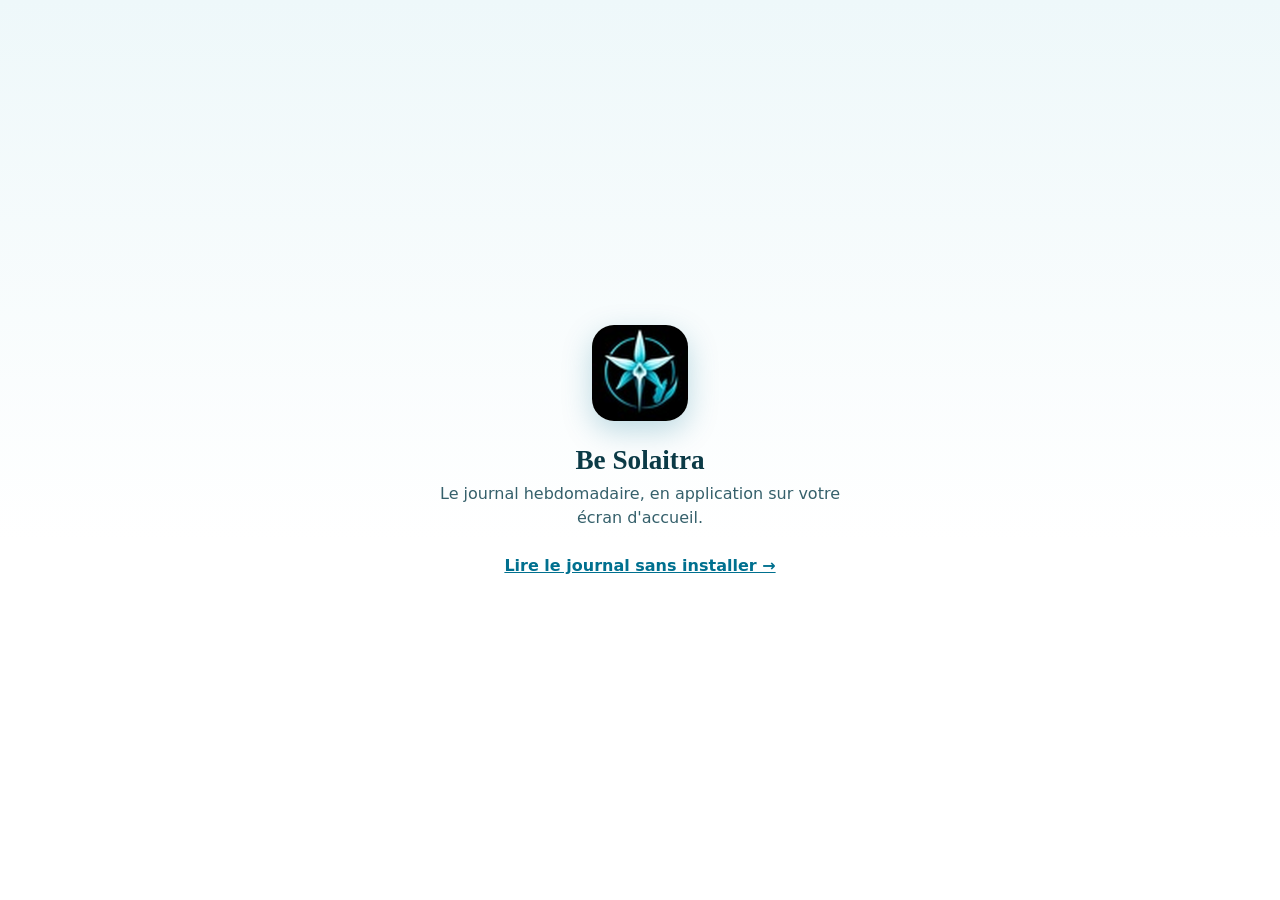
<file: installer/index.html>
<!doctype html>
<html lang="fr">
<head>
  <meta charset="utf-8" />
  <meta name="viewport" content="width=device-width, initial-scale=1" />
  <title>Installer l'application Be Solaitra</title>
  <meta name="description" content="Installez l'application Be Solaitra sur votre téléphone ou votre ordinateur." />
  <meta name="theme-color" content="#00708f" />
  <link rel="manifest" href="/manifest.webmanifest" />
  <link rel="icon" type="image/png" href="/icons/icon-192.png" />
  <link rel="apple-touch-icon" href="/icons/apple-touch-icon.png" />
  <meta name="apple-mobile-web-app-capable" content="yes" />
  <meta name="apple-mobile-web-app-title" content="Be Solaitra" />
  <meta name="apple-mobile-web-app-status-bar-style" content="default" />
  <style>
    :root { --teal: #00708f; --ink: #0b3a46; --soft: #eef8fa; }
    * { box-sizing: border-box; }
    body { margin: 0; min-height: 100vh; display: flex; align-items: center; justify-content: center;
           font-family: system-ui, -apple-system, "Segoe UI", Roboto, sans-serif; color: var(--ink);
           background: linear-gradient(180deg, var(--soft), #fff 60%); padding: 1.5rem; }
    main { width: 100%; max-width: 26rem; text-align: center; }
    .logo { width: 96px; height: 96px; border-radius: 22px; box-shadow: 0 10px 30px rgba(0,112,143,.25); }
    h1 { font-family: Georgia, "Times New Roman", serif; font-size: 1.7rem; margin: 1.2rem 0 .4rem; }
    p { line-height: 1.5; margin: .4rem 0; }
    .lead { color: #35606b; }
    button, .btn { display: block; width: 100%; margin-top: 1.4rem; padding: 1rem; border: 0; border-radius: 999px;
                   background: var(--teal); color: #fff; font-size: 1.05rem; font-weight: 700; cursor: pointer;
                   text-decoration: none; }
    .link { display: inline-block; margin-top: 1.2rem; color: var(--teal); font-weight: 600; }
    .box { margin-top: 1.4rem; padding: 1rem 1.2rem; border-radius: 16px; background: #fff; text-align: left;
           border: 1px solid #d6ecf1; }
    .box ol { margin: .4rem 0 0; padding-left: 1.2rem; }
    .box li { margin: .35rem 0; }
    [hidden] { display: none !important; }
  </style>
</head>
<body>
  <main>
    <img class="logo" src="/icons/icon-192.png" alt="" />
    <h1>Be Solaitra</h1>
    <p class="lead">Le journal hebdomadaire, en application sur votre écran d'accueil.</p>

    <!-- Android, ordinateur (Chrome, Edge) : bouton d'installation -->
    <div id="install-native" hidden>
      <p>Voulez-vous installer l'application Be Solaitra ?</p>
      <button id="install-btn" type="button">Installer l'application</button>
    </div>

    <!-- iPhone / iPad : l'installation se fait par le menu Partager -->
    <div id="install-ios" class="box" hidden>
      <strong>Pour installer sur iPhone :</strong>
      <ol>
        <li>Touchez le bouton <strong>Partager</strong> (le carré avec une flèche vers le haut).</li>
        <li>Choisissez <strong>Sur l'écran d'accueil</strong>.</li>
        <li>Touchez <strong>Ajouter</strong>.</li>
      </ol>
    </div>

    <!-- Autres navigateurs -->
    <div id="install-other" class="box" hidden>
      <strong>Pour installer l'application :</strong>
      <ol>
        <li>Ouvrez cette page dans <strong>Chrome</strong> (Android, ordinateur) ou <strong>Safari</strong> (iPhone).</li>
        <li>Ou ouvrez le menu du navigateur et choisissez <strong>Installer l'application</strong> / <strong>Ajouter à l'écran d'accueil</strong>.</li>
      </ol>
    </div>

    <div id="installed" hidden>
      <p><strong>L'application est installée.</strong> Retrouvez Be Solaitra sur votre écran d'accueil.</p>
    </div>

    <a class="link" href="/">Lire le journal sans installer →</a>
  </main>

  <script>
    (function () {
      var $ = function (id) { return document.getElementById(id); };
      var standalone = window.matchMedia("(display-mode: standalone)").matches || window.navigator.standalone === true;
      if (standalone) { location.replace("/"); return; }

      if ("serviceWorker" in navigator) {
        navigator.serviceWorker.register("/sw.js", { scope: "/" }).catch(function () {});
      }

      var ua = navigator.userAgent || "";
      var isIOS = /iPad|iPhone|iPod/.test(ua) || (navigator.platform === "MacIntel" && navigator.maxTouchPoints > 1);
      var deferred = null;

      if (isIOS) {
        $("install-ios").hidden = false;
      } else {
        // Si le navigateur ne propose pas l'installation dans les 3 secondes, on affiche l'aide.
        var fallback = setTimeout(function () { if (!deferred) $("install-other").hidden = false; }, 3000);
        window.addEventListener("beforeinstallprompt", function (e) {
          e.preventDefault();
          deferred = e;
          clearTimeout(fallback);
          $("install-other").hidden = true;
          $("install-native").hidden = false;
        });
      }

      $("install-btn").addEventListener("click", function () {
        if (!deferred) return;
        deferred.prompt();
        deferred.userChoice.finally(function () { deferred = null; $("install-native").hidden = true; });
      });

      window.addEventListener("appinstalled", function () {
        $("install-native").hidden = true;
        $("install-other").hidden = true;
        $("installed").hidden = false;
      });
    })();
  </script>
</body>
</html>
</file>
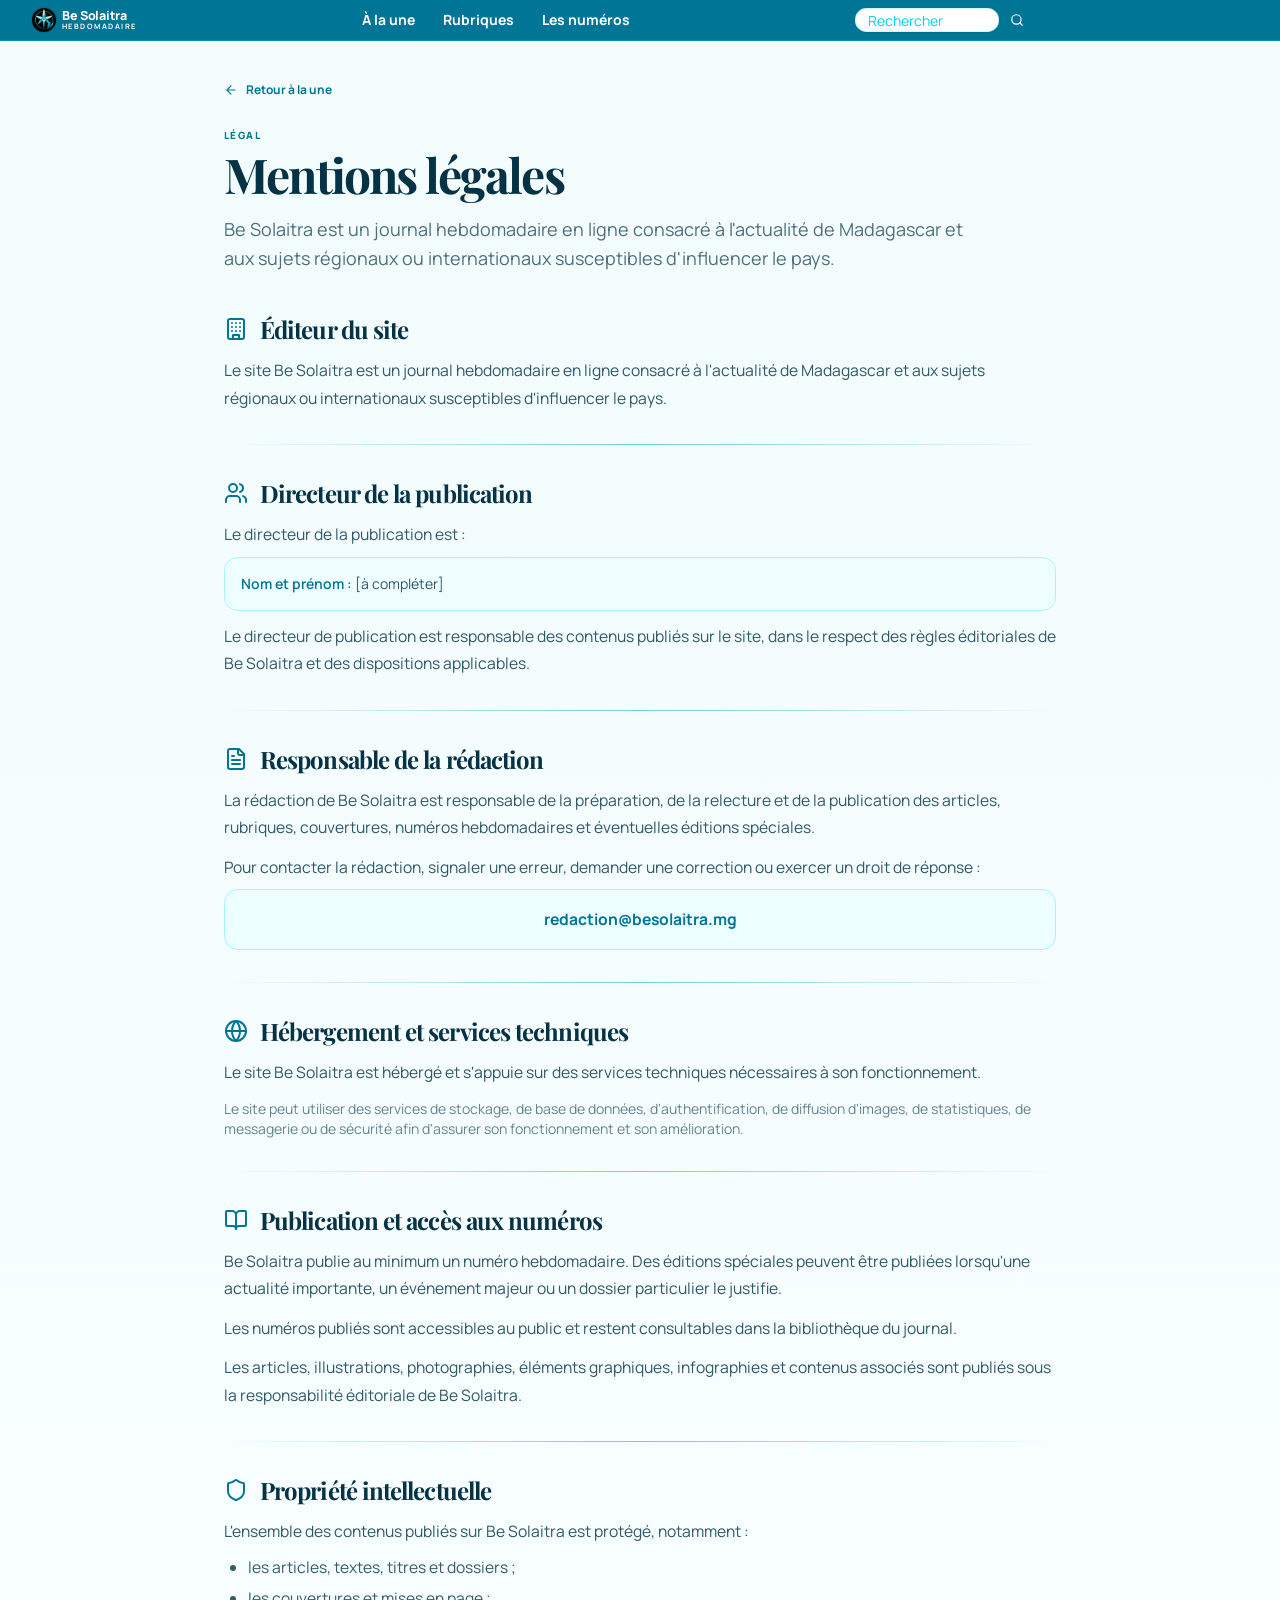
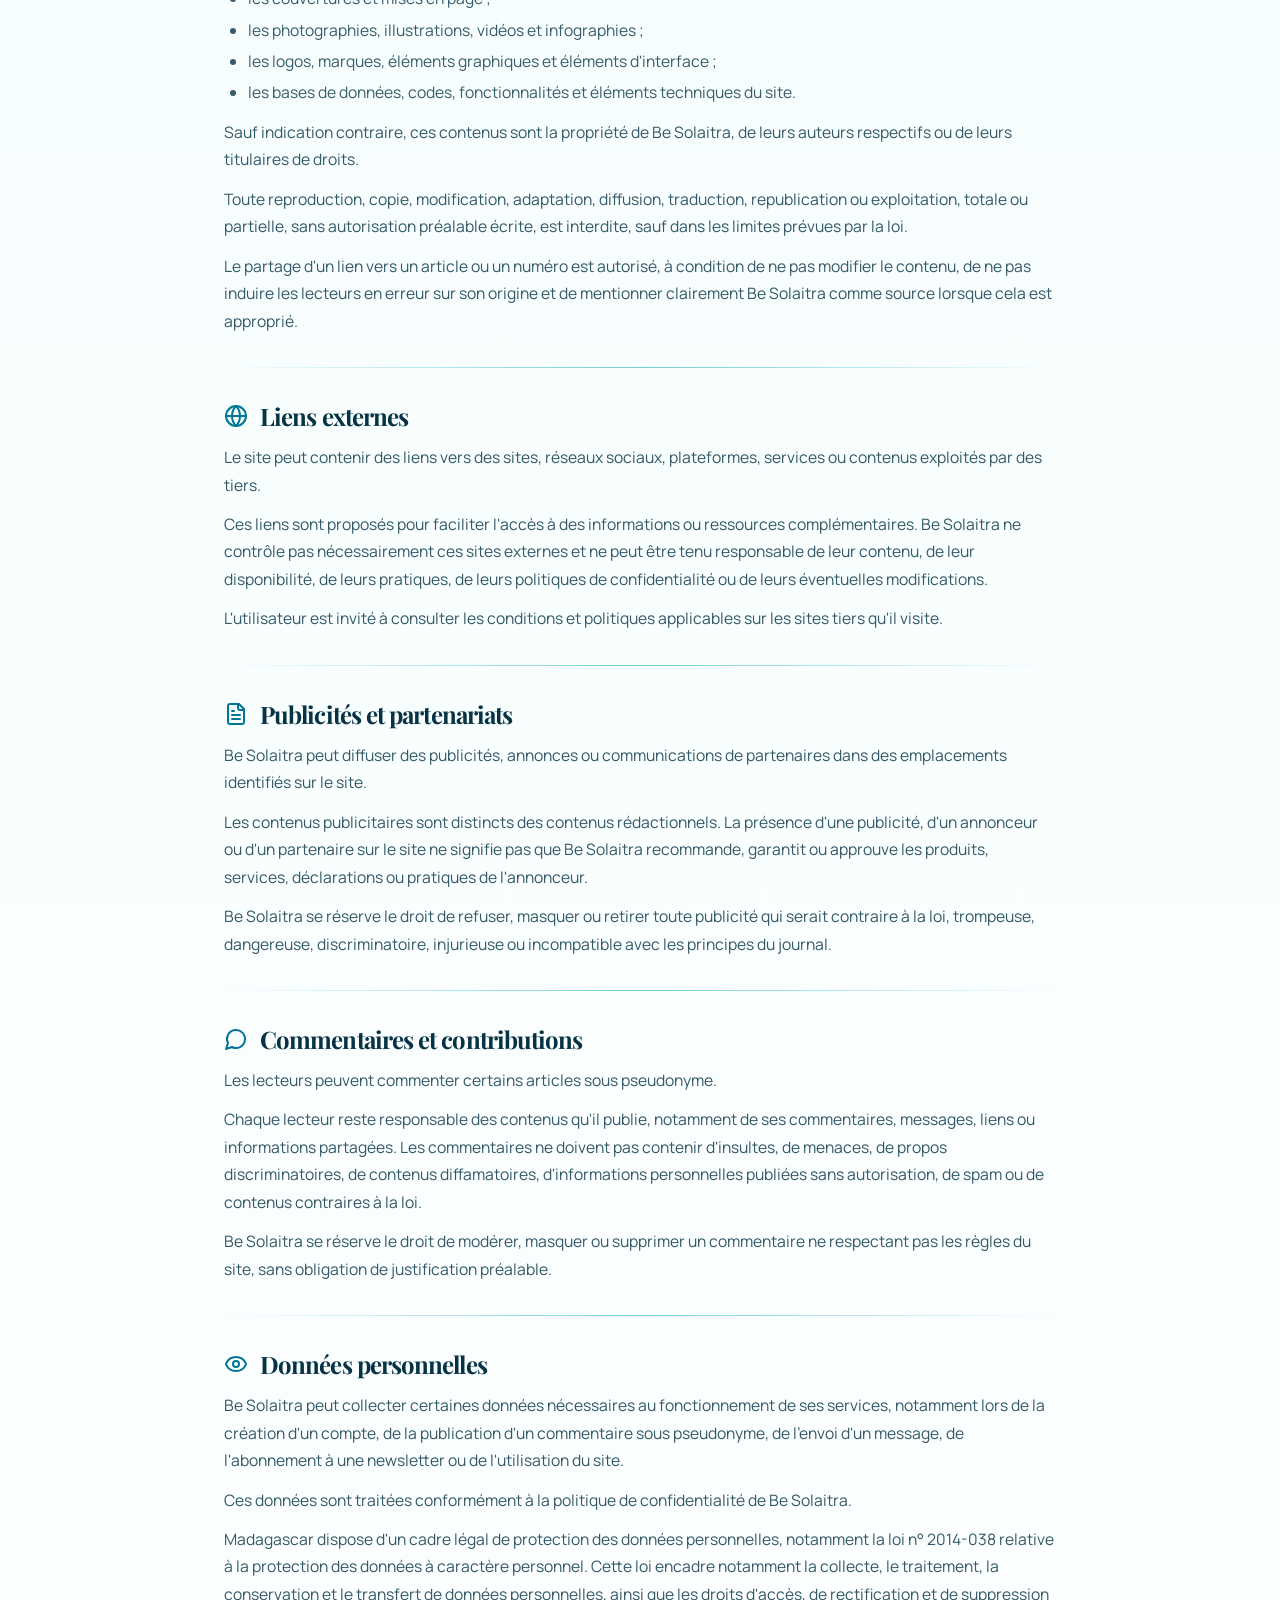
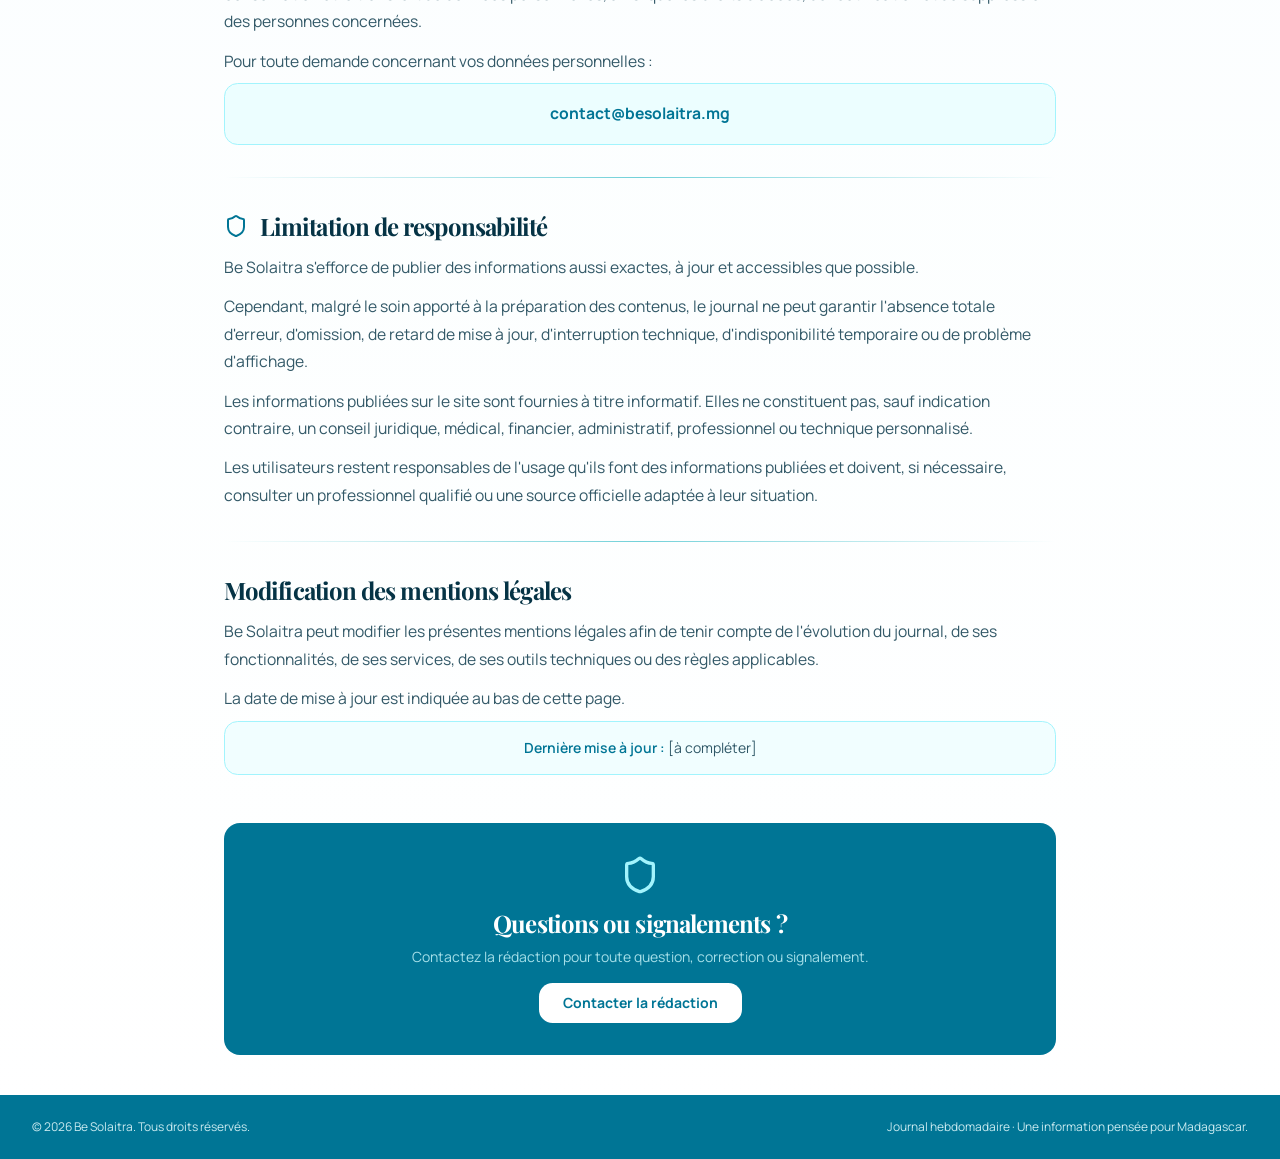
<file: mentions-legales/index.html>
<!DOCTYPE html>
<html lang="fr"><head>
    <meta charset="UTF-8">
    <meta name="viewport" content="width=device-width, initial-scale=1.0">
    <meta name="description" content="Be Solaitra, journal hebdomadaire malgache : actualités, société, culture et regards sur Madagascar.">
    
    <title>Be Solaitra — Journal hebdomadaire</title>
    <link rel="icon" type="image/jpeg" href="/logo.jpg">
    
    <link rel="stylesheet" crossorigin="" href="/assets/index-C3xdx4Vv.css">
  <style type="text/css">[data-sonner-toaster][dir=ltr],html[dir=ltr]{--toast-icon-margin-start:-3px;--toast-icon-margin-end:4px;--toast-svg-margin-start:-1px;--toast-svg-margin-end:0px;--toast-button-margin-start:auto;--toast-button-margin-end:0;--toast-close-button-start:0;--toast-close-button-end:unset;--toast-close-button-transform:translate(-35%, -35%)}[data-sonner-toaster][dir=rtl],html[dir=rtl]{--toast-icon-margin-start:4px;--toast-icon-margin-end:-3px;--toast-svg-margin-start:0px;--toast-svg-margin-end:-1px;--toast-button-margin-start:0;--toast-button-margin-end:auto;--toast-close-button-start:unset;--toast-close-button-end:0;--toast-close-button-transform:translate(35%, -35%)}[data-sonner-toaster]{position:fixed;width:var(--width);font-family:ui-sans-serif,system-ui,-apple-system,BlinkMacSystemFont,Segoe UI,Roboto,Helvetica Neue,Arial,Noto Sans,sans-serif,Apple Color Emoji,Segoe UI Emoji,Segoe UI Symbol,Noto Color Emoji;--gray1:hsl(0, 0%, 99%);--gray2:hsl(0, 0%, 97.3%);--gray3:hsl(0, 0%, 95.1%);--gray4:hsl(0, 0%, 93%);--gray5:hsl(0, 0%, 90.9%);--gray6:hsl(0, 0%, 88.7%);--gray7:hsl(0, 0%, 85.8%);--gray8:hsl(0, 0%, 78%);--gray9:hsl(0, 0%, 56.1%);--gray10:hsl(0, 0%, 52.3%);--gray11:hsl(0, 0%, 43.5%);--gray12:hsl(0, 0%, 9%);--border-radius:8px;box-sizing:border-box;padding:0;margin:0;list-style:none;outline:0;z-index:999999999;transition:transform .4s ease}@media (hover:none) and (pointer:coarse){[data-sonner-toaster][data-lifted=true]{transform:none}}[data-sonner-toaster][data-x-position=right]{right:var(--offset-right)}[data-sonner-toaster][data-x-position=left]{left:var(--offset-left)}[data-sonner-toaster][data-x-position=center]{left:50%;transform:translateX(-50%)}[data-sonner-toaster][data-y-position=top]{top:var(--offset-top)}[data-sonner-toaster][data-y-position=bottom]{bottom:var(--offset-bottom)}[data-sonner-toast]{--y:translateY(100%);--lift-amount:calc(var(--lift) * var(--gap));z-index:var(--z-index);position:absolute;opacity:0;transform:var(--y);touch-action:none;transition:transform .4s,opacity .4s,height .4s,box-shadow .2s;box-sizing:border-box;outline:0;overflow-wrap:anywhere}[data-sonner-toast][data-styled=true]{padding:16px;background:var(--normal-bg);border:1px solid var(--normal-border);color:var(--normal-text);border-radius:var(--border-radius);box-shadow:0 4px 12px rgba(0,0,0,.1);width:var(--width);font-size:13px;display:flex;align-items:center;gap:6px}[data-sonner-toast]:focus-visible{box-shadow:0 4px 12px rgba(0,0,0,.1),0 0 0 2px rgba(0,0,0,.2)}[data-sonner-toast][data-y-position=top]{top:0;--y:translateY(-100%);--lift:1;--lift-amount:calc(1 * var(--gap))}[data-sonner-toast][data-y-position=bottom]{bottom:0;--y:translateY(100%);--lift:-1;--lift-amount:calc(var(--lift) * var(--gap))}[data-sonner-toast][data-styled=true] [data-description]{font-weight:400;line-height:1.4;color:#3f3f3f}[data-rich-colors=true][data-sonner-toast][data-styled=true] [data-description]{color:inherit}[data-sonner-toaster][data-sonner-theme=dark] [data-description]{color:#e8e8e8}[data-sonner-toast][data-styled=true] [data-title]{font-weight:500;line-height:1.5;color:inherit}[data-sonner-toast][data-styled=true] [data-icon]{display:flex;height:16px;width:16px;position:relative;justify-content:flex-start;align-items:center;flex-shrink:0;margin-left:var(--toast-icon-margin-start);margin-right:var(--toast-icon-margin-end)}[data-sonner-toast][data-promise=true] [data-icon]>svg{opacity:0;transform:scale(.8);transform-origin:center;animation:sonner-fade-in .3s ease forwards}[data-sonner-toast][data-styled=true] [data-icon]>*{flex-shrink:0}[data-sonner-toast][data-styled=true] [data-icon] svg{margin-left:var(--toast-svg-margin-start);margin-right:var(--toast-svg-margin-end)}[data-sonner-toast][data-styled=true] [data-content]{display:flex;flex-direction:column;gap:2px;flex:1;min-width:0}[data-sonner-toast][data-styled=true] [data-button]{border-radius:4px;padding-left:8px;padding-right:8px;height:24px;font-size:12px;color:var(--normal-bg);background:var(--normal-text);margin-left:var(--toast-button-margin-start);margin-right:var(--toast-button-margin-end);border:none;font-weight:500;cursor:pointer;outline:0;display:flex;align-items:center;flex-shrink:0;transition:opacity .4s,box-shadow .2s}[data-sonner-toast][data-styled=true] [data-button]:focus-visible{box-shadow:0 0 0 2px rgba(0,0,0,.4)}[data-sonner-toast][data-styled=true] [data-button]:first-of-type{margin-left:var(--toast-button-margin-start);margin-right:var(--toast-button-margin-end)}[data-sonner-toast][data-styled=true] [data-cancel]{color:var(--normal-text);background:rgba(0,0,0,.08)}[data-sonner-toaster][data-sonner-theme=dark] [data-sonner-toast][data-styled=true] [data-cancel]{background:rgba(255,255,255,.3)}[data-sonner-toast][data-styled=true] [data-close-button]{position:absolute;left:var(--toast-close-button-start);right:var(--toast-close-button-end);top:0;height:20px;width:20px;display:flex;justify-content:center;align-items:center;padding:0;color:var(--normal-text);background:var(--normal-bg);border:1px solid var(--normal-border);transform:var(--toast-close-button-transform);border-radius:50%;cursor:pointer;z-index:1;transition:opacity .1s,background .2s,border-color .2s}[data-sonner-toast][data-styled=true] [data-close-button]:focus-visible{box-shadow:0 4px 12px rgba(0,0,0,.1),0 0 0 2px rgba(0,0,0,.2)}[data-sonner-toast][data-styled=true] [data-disabled=true]{cursor:not-allowed}[data-sonner-toast][data-styled=true]:hover [data-close-button]:hover{background:var(--gray2);border-color:var(--gray5)}[data-sonner-toast][data-swiping=true]::before{content:'';position:absolute;left:-100%;right:-100%;height:100%;z-index:-1}[data-sonner-toast][data-y-position=top][data-swiping=true]::before{bottom:50%;transform:scaleY(3) translateY(50%)}[data-sonner-toast][data-y-position=bottom][data-swiping=true]::before{top:50%;transform:scaleY(3) translateY(-50%)}[data-sonner-toast][data-swiping=false][data-removed=true]::before{content:'';position:absolute;inset:0;transform:scaleY(2)}[data-sonner-toast][data-expanded=true]::after{content:'';position:absolute;left:0;height:calc(var(--gap) + 1px);bottom:100%;width:100%}[data-sonner-toast][data-mounted=true]{--y:translateY(0);opacity:1}[data-sonner-toast][data-expanded=false][data-front=false]{--scale:var(--toasts-before) * 0.05 + 1;--y:translateY(calc(var(--lift-amount) * var(--toasts-before))) scale(calc(-1 * var(--scale)));height:var(--front-toast-height)}[data-sonner-toast]>*{transition:opacity .4s}[data-sonner-toast][data-x-position=right]{right:0}[data-sonner-toast][data-x-position=left]{left:0}[data-sonner-toast][data-expanded=false][data-front=false][data-styled=true]>*{opacity:0}[data-sonner-toast][data-visible=false]{opacity:0;pointer-events:none}[data-sonner-toast][data-mounted=true][data-expanded=true]{--y:translateY(calc(var(--lift) * var(--offset)));height:var(--initial-height)}[data-sonner-toast][data-removed=true][data-front=true][data-swipe-out=false]{--y:translateY(calc(var(--lift) * -100%));opacity:0}[data-sonner-toast][data-removed=true][data-front=false][data-swipe-out=false][data-expanded=true]{--y:translateY(calc(var(--lift) * var(--offset) + var(--lift) * -100%));opacity:0}[data-sonner-toast][data-removed=true][data-front=false][data-swipe-out=false][data-expanded=false]{--y:translateY(40%);opacity:0;transition:transform .5s,opacity .2s}[data-sonner-toast][data-removed=true][data-front=false]::before{height:calc(var(--initial-height) + 20%)}[data-sonner-toast][data-swiping=true]{transform:var(--y) translateY(var(--swipe-amount-y,0)) translateX(var(--swipe-amount-x,0));transition:none}[data-sonner-toast][data-swiped=true]{-webkit-user-select:none;user-select:none}[data-sonner-toast][data-swipe-out=true][data-y-position=bottom],[data-sonner-toast][data-swipe-out=true][data-y-position=top]{animation-duration:.2s;animation-timing-function:ease-out;animation-fill-mode:forwards}[data-sonner-toast][data-swipe-out=true][data-swipe-direction=left]{animation-name:swipe-out-left}[data-sonner-toast][data-swipe-out=true][data-swipe-direction=right]{animation-name:swipe-out-right}[data-sonner-toast][data-swipe-out=true][data-swipe-direction=up]{animation-name:swipe-out-up}[data-sonner-toast][data-swipe-out=true][data-swipe-direction=down]{animation-name:swipe-out-down}@keyframes swipe-out-left{from{transform:var(--y) translateX(var(--swipe-amount-x));opacity:1}to{transform:var(--y) translateX(calc(var(--swipe-amount-x) - 100%));opacity:0}}@keyframes swipe-out-right{from{transform:var(--y) translateX(var(--swipe-amount-x));opacity:1}to{transform:var(--y) translateX(calc(var(--swipe-amount-x) + 100%));opacity:0}}@keyframes swipe-out-up{from{transform:var(--y) translateY(var(--swipe-amount-y));opacity:1}to{transform:var(--y) translateY(calc(var(--swipe-amount-y) - 100%));opacity:0}}@keyframes swipe-out-down{from{transform:var(--y) translateY(var(--swipe-amount-y));opacity:1}to{transform:var(--y) translateY(calc(var(--swipe-amount-y) + 100%));opacity:0}}@media (max-width:600px){[data-sonner-toaster]{position:fixed;right:var(--mobile-offset-right);left:var(--mobile-offset-left);width:100%}[data-sonner-toaster][dir=rtl]{left:calc(var(--mobile-offset-left) * -1)}[data-sonner-toaster] [data-sonner-toast]{left:0;right:0;width:calc(100% - var(--mobile-offset-left) * 2)}[data-sonner-toaster][data-x-position=left]{left:var(--mobile-offset-left)}[data-sonner-toaster][data-y-position=bottom]{bottom:var(--mobile-offset-bottom)}[data-sonner-toaster][data-y-position=top]{top:var(--mobile-offset-top)}[data-sonner-toaster][data-x-position=center]{left:var(--mobile-offset-left);right:var(--mobile-offset-right);transform:none}}[data-sonner-toaster][data-sonner-theme=light]{--normal-bg:#fff;--normal-border:var(--gray4);--normal-text:var(--gray12);--success-bg:hsl(143, 85%, 96%);--success-border:hsl(145, 92%, 87%);--success-text:hsl(140, 100%, 27%);--info-bg:hsl(208, 100%, 97%);--info-border:hsl(221, 91%, 93%);--info-text:hsl(210, 92%, 45%);--warning-bg:hsl(49, 100%, 97%);--warning-border:hsl(49, 91%, 84%);--warning-text:hsl(31, 92%, 45%);--error-bg:hsl(359, 100%, 97%);--error-border:hsl(359, 100%, 94%);--error-text:hsl(360, 100%, 45%)}[data-sonner-toaster][data-sonner-theme=light] [data-sonner-toast][data-invert=true]{--normal-bg:#000;--normal-border:hsl(0, 0%, 20%);--normal-text:var(--gray1)}[data-sonner-toaster][data-sonner-theme=dark] [data-sonner-toast][data-invert=true]{--normal-bg:#fff;--normal-border:var(--gray3);--normal-text:var(--gray12)}[data-sonner-toaster][data-sonner-theme=dark]{--normal-bg:#000;--normal-bg-hover:hsl(0, 0%, 12%);--normal-border:hsl(0, 0%, 20%);--normal-border-hover:hsl(0, 0%, 25%);--normal-text:var(--gray1);--success-bg:hsl(150, 100%, 6%);--success-border:hsl(147, 100%, 12%);--success-text:hsl(150, 86%, 65%);--info-bg:hsl(215, 100%, 6%);--info-border:hsl(223, 43%, 17%);--info-text:hsl(216, 87%, 65%);--warning-bg:hsl(64, 100%, 6%);--warning-border:hsl(60, 100%, 9%);--warning-text:hsl(46, 87%, 65%);--error-bg:hsl(358, 76%, 10%);--error-border:hsl(357, 89%, 16%);--error-text:hsl(358, 100%, 81%)}[data-sonner-toaster][data-sonner-theme=dark] [data-sonner-toast] [data-close-button]{background:var(--normal-bg);border-color:var(--normal-border);color:var(--normal-text)}[data-sonner-toaster][data-sonner-theme=dark] [data-sonner-toast] [data-close-button]:hover{background:var(--normal-bg-hover);border-color:var(--normal-border-hover)}[data-rich-colors=true][data-sonner-toast][data-type=success]{background:var(--success-bg);border-color:var(--success-border);color:var(--success-text)}[data-rich-colors=true][data-sonner-toast][data-type=success] [data-close-button]{background:var(--success-bg);border-color:var(--success-border);color:var(--success-text)}[data-rich-colors=true][data-sonner-toast][data-type=info]{background:var(--info-bg);border-color:var(--info-border);color:var(--info-text)}[data-rich-colors=true][data-sonner-toast][data-type=info] [data-close-button]{background:var(--info-bg);border-color:var(--info-border);color:var(--info-text)}[data-rich-colors=true][data-sonner-toast][data-type=warning]{background:var(--warning-bg);border-color:var(--warning-border);color:var(--warning-text)}[data-rich-colors=true][data-sonner-toast][data-type=warning] [data-close-button]{background:var(--warning-bg);border-color:var(--warning-border);color:var(--warning-text)}[data-rich-colors=true][data-sonner-toast][data-type=error]{background:var(--error-bg);border-color:var(--error-border);color:var(--error-text)}[data-rich-colors=true][data-sonner-toast][data-type=error] [data-close-button]{background:var(--error-bg);border-color:var(--error-border);color:var(--error-text)}.sonner-loading-wrapper{--size:16px;height:var(--size);width:var(--size);position:absolute;inset:0;z-index:10}.sonner-loading-wrapper[data-visible=false]{transform-origin:center;animation:sonner-fade-out .2s ease forwards}.sonner-spinner{position:relative;top:50%;left:50%;height:var(--size);width:var(--size)}.sonner-loading-bar{animation:sonner-spin 1.2s linear infinite;background:var(--gray11);border-radius:6px;height:8%;left:-10%;position:absolute;top:-3.9%;width:24%}.sonner-loading-bar:first-child{animation-delay:-1.2s;transform:rotate(.0001deg) translate(146%)}.sonner-loading-bar:nth-child(2){animation-delay:-1.1s;transform:rotate(30deg) translate(146%)}.sonner-loading-bar:nth-child(3){animation-delay:-1s;transform:rotate(60deg) translate(146%)}.sonner-loading-bar:nth-child(4){animation-delay:-.9s;transform:rotate(90deg) translate(146%)}.sonner-loading-bar:nth-child(5){animation-delay:-.8s;transform:rotate(120deg) translate(146%)}.sonner-loading-bar:nth-child(6){animation-delay:-.7s;transform:rotate(150deg) translate(146%)}.sonner-loading-bar:nth-child(7){animation-delay:-.6s;transform:rotate(180deg) translate(146%)}.sonner-loading-bar:nth-child(8){animation-delay:-.5s;transform:rotate(210deg) translate(146%)}.sonner-loading-bar:nth-child(9){animation-delay:-.4s;transform:rotate(240deg) translate(146%)}.sonner-loading-bar:nth-child(10){animation-delay:-.3s;transform:rotate(270deg) translate(146%)}.sonner-loading-bar:nth-child(11){animation-delay:-.2s;transform:rotate(300deg) translate(146%)}.sonner-loading-bar:nth-child(12){animation-delay:-.1s;transform:rotate(330deg) translate(146%)}@keyframes sonner-fade-in{0%{opacity:0;transform:scale(.8)}100%{opacity:1;transform:scale(1)}}@keyframes sonner-fade-out{0%{opacity:1;transform:scale(1)}100%{opacity:0;transform:scale(.8)}}@keyframes sonner-spin{0%{opacity:1}100%{opacity:.15}}@media (prefers-reduced-motion){.sonner-loading-bar,[data-sonner-toast],[data-sonner-toast]>*{transition:none!important;animation:none!important}}.sonner-loader{position:absolute;top:50%;left:50%;transform:translate(-50%,-50%);transform-origin:center;transition:opacity .2s,transform .2s}.sonner-loader[data-visible=false]{opacity:0;transform:scale(.8) translate(-50%,-50%)}</style></head>
  <body>
    <div id="root"><section aria-label="Notifications alt+T" tabindex="-1" aria-live="polite" aria-relevant="additions text" aria-atomic="false" data-react-aria-top-layer="true"></section><div class="min-h-screen bg-gradient-to-b from-cyan-50/30 to-white"><header class="sticky top-0 z-40 border-b border-cyan-400/30 bg-cyan-700 text-white backdrop-blur-xl"><div class="container"><div class="flex h-10 items-center justify-between gap-2"><a aria-label="Accueil Be Solaitra" href="/" class="flex shrink-0 items-center gap-1.5"><img alt="Logo Be Solaitra" class="size-6 rounded-full bg-black object-cover ring-1 ring-cyan-950/15" src="/logo.jpg"><span class="leading-none"><strong class="block text-[.78rem] font-extrabold tracking-tight text-white hover:text-white">Be Solaitra</strong><span class="mt-px block text-[0.46rem] font-bold tracking-[0.2em] text-white">HEBDOMADAIRE</span></span></a><nav class="hidden items-center gap-3 text-sm font-bold text-white xl:flex" aria-label="Navigation principale"><a href="/" class="transition-colors duration-200 hover:bg-cyan-500 hover:text-white px-2 py-1 rounded-md">À la une</a><a href="/#rubriques" class="transition-colors duration-200 hover:bg-cyan-500 hover:text-white px-2 py-1 rounded-md">Rubriques</a><a href="/numeros" class="transition-colors duration-200 hover:bg-cyan-500 hover:text-white px-2 py-1 rounded-md">Les numéros</a></nav><form class="hidden items-center gap-1 lg:flex" role="search" aria-label="Rechercher un article" action="/recherche/" method="get"><input data-slot="input" class="file:text-foreground selection:bg-primary selection:text-primary-foreground dark:bg-input/30 min-w-0 rounded-md border px-3 py-1 shadow-xs transition-[color,box-shadow] outline-none file:inline-flex file:h-7 file:border-0 file:bg-transparent file:text-sm file:font-medium disabled:pointer-events-none disabled:cursor-not-allowed disabled:opacity-50 md:text-sm focus-visible:border-ring focus-visible:ring-ring/50 focus-visible:ring-[3px] aria-invalid:ring-destructive/20 dark:aria-invalid:ring-destructive/40 aria-invalid:border-destructive h-6 w-36 border-cyan-300/30 bg-white text-[.65rem] text-cyan-900 placeholder:text-cyan-400 xl:w-36" placeholder="Rechercher" value="" name="q"><button data-slot="button" class="inline-flex items-center justify-center gap-2 whitespace-nowrap rounded-md text-sm font-medium transition-all disabled:pointer-events-none disabled:opacity-50 [&amp;_svg]:pointer-events-none [&amp;_svg:not([class*='size-'])]:size-4 shrink-0 [&amp;_svg]:shrink-0 outline-none focus-visible:border-ring focus-visible:ring-ring/50 focus-visible:ring-[3px] aria-invalid:ring-destructive/20 dark:aria-invalid:ring-destructive/40 aria-invalid:border-destructive dark:hover:bg-accent/50 size-7 text-white hover:bg-cyan-500/50" type="submit" aria-label="Lancer la recherche" data-vitrine-keep=""><svg xmlns="http://www.w3.org/2000/svg" width="24" height="24" viewBox="0 0 24 24" fill="none" stroke="currentColor" stroke-width="2" stroke-linecap="round" stroke-linejoin="round" class="lucide lucide-search size-3.5"><circle cx="11" cy="11" r="8"></circle><path d="m21 21-4.3-4.3"></path></svg></button></form><div class="flex items-center gap-1.5"><a href="/recherche/" class="inline-flex items-center justify-center gap-2 whitespace-nowrap rounded-md text-sm font-medium transition-all disabled:pointer-events-none disabled:opacity-50 [&amp;_svg]:pointer-events-none [&amp;_svg:not([class*='size-'])]:size-4 shrink-0 [&amp;_svg]:shrink-0 outline-none focus-visible:border-ring focus-visible:ring-ring/50 focus-visible:ring-[3px] aria-invalid:ring-destructive/20 dark:aria-invalid:ring-destructive/40 aria-invalid:border-destructive dark:hover:bg-accent/50 size-7 text-white hover:bg-cyan-500/50 lg:hidden" aria-label="Rechercher"><svg xmlns="http://www.w3.org/2000/svg" width="24" height="24" viewBox="0 0 24 24" fill="none" stroke="currentColor" stroke-width="2" stroke-linecap="round" stroke-linejoin="round" class="lucide lucide-search size-3.5"><circle cx="11" cy="11" r="8"></circle><path d="m21 21-4.3-4.3"></path></svg></a><button data-slot="button" class="inline-flex items-center justify-center gap-2 whitespace-nowrap rounded-md text-sm font-medium transition-all disabled:pointer-events-none disabled:opacity-50 [&amp;_svg]:pointer-events-none [&amp;_svg:not([class*='size-'])]:size-4 shrink-0 [&amp;_svg]:shrink-0 outline-none focus-visible:border-ring focus-visible:ring-ring/50 focus-visible:ring-[3px] aria-invalid:ring-destructive/20 dark:aria-invalid:ring-destructive/40 aria-invalid:border-destructive dark:hover:bg-accent/50 size-7 text-white hover:bg-cyan-500/50 lg:hidden" aria-label="Ouvrir le menu" aria-expanded="false" id="vitrine-menu-btn" type="button" aria-controls="vitrine-menu" data-vitrine-keep=""><svg xmlns="http://www.w3.org/2000/svg" width="24" height="24" viewBox="0 0 24 24" fill="none" stroke="currentColor" stroke-width="2" stroke-linecap="round" stroke-linejoin="round" class="lucide lucide-menu size-4"><line x1="4" x2="20" y1="12" y2="12"></line><line x1="4" x2="20" y1="6" y2="6"></line><line x1="4" x2="20" y1="18" y2="18"></line></svg></button></div></div><div id="vitrine-menu" hidden="" class="border-t border-white/20 py-3 lg:hidden"><nav class="grid grid-cols-3 gap-1 text-center text-[.66rem] font-bold text-white" aria-label="Navigation mobile"><a href="/" class="rounded-md px-1 py-2 transition-colors duration-200 hover:bg-cyan-500 hover:text-white">À la une</a><a href="/#rubriques" class="rounded-md px-1 py-2 transition-colors duration-200 hover:bg-cyan-500 hover:text-white">Rubriques</a><a href="/numeros/" class="rounded-md px-1 py-2 transition-colors duration-200 hover:bg-cyan-500 hover:text-white">Numéros</a></nav></div></div></header><main class="container max-w-4xl py-7 md:py-10"><a href="/" class="inline-flex items-center gap-2 text-xs font-bold text-cyan-700 hover:text-cyan-900 transition-colors"><svg xmlns="http://www.w3.org/2000/svg" width="24" height="24" viewBox="0 0 24 24" fill="none" stroke="currentColor" stroke-width="2" stroke-linecap="round" stroke-linejoin="round" class="lucide lucide-arrow-left size-3.5"><path d="m12 19-7-7 7-7"></path><path d="M19 12H5"></path></svg>Retour à la une</a><div class="mt-6"><p class="eyebrow text-cyan-700">Légal</p><h1 class="ink-title mt-2 text-3xl font-bold leading-[1.02] text-cyan-950 sm:text-4xl lg:text-5xl">Mentions légales</h1><p class="mt-4 max-w-3xl text-base leading-relaxed text-cyan-950/70 sm:text-lg">Be Solaitra est un journal hebdomadaire en ligne consacré à l'actualité de Madagascar et aux sujets régionaux ou internationaux susceptibles d'influencer le pays.</p></div><div class="mt-10 space-y-8 text-[.98rem] leading-[1.75] text-cyan-950/82"><section><div class="flex items-center gap-3"><svg xmlns="http://www.w3.org/2000/svg" width="24" height="24" viewBox="0 0 24 24" fill="none" stroke="currentColor" stroke-width="2" stroke-linecap="round" stroke-linejoin="round" class="lucide lucide-building size-6 text-cyan-700"><rect width="16" height="20" x="4" y="2" rx="2" ry="2"></rect><path d="M9 22v-4h6v4"></path><path d="M8 6h.01"></path><path d="M16 6h.01"></path><path d="M12 6h.01"></path><path d="M12 10h.01"></path><path d="M12 14h.01"></path><path d="M16 10h.01"></path><path d="M16 14h.01"></path><path d="M8 10h.01"></path><path d="M8 14h.01"></path></svg><h2 class="ink-title text-2xl font-bold text-cyan-950">Éditeur du site</h2></div><p class="mt-3">Le site Be Solaitra est un journal hebdomadaire en ligne consacré à l'actualité de Madagascar et aux sujets régionaux ou internationaux susceptibles d'influencer le pays.</p></section><div class="newspaper-rule"></div><section><div class="flex items-center gap-3"><svg xmlns="http://www.w3.org/2000/svg" width="24" height="24" viewBox="0 0 24 24" fill="none" stroke="currentColor" stroke-width="2" stroke-linecap="round" stroke-linejoin="round" class="lucide lucide-users size-6 text-cyan-700"><path d="M16 21v-2a4 4 0 0 0-4-4H6a4 4 0 0 0-4 4v2"></path><circle cx="9" cy="7" r="4"></circle><path d="M22 21v-2a4 4 0 0 0-3-3.87"></path><path d="M16 3.13a4 4 0 0 1 0 7.75"></path></svg><h2 class="ink-title text-2xl font-bold text-cyan-950">Directeur de la publication</h2></div><p class="mt-3">Le directeur de la publication est :</p><div class="mt-2 rounded-lg border border-cyan-200 bg-cyan-50/70 p-4 text-sm"><p><span class="font-semibold text-cyan-700">Nom et prénom :</span> [à compléter]</p></div><p class="mt-3">Le directeur de publication est responsable des contenus publiés sur le site, dans le respect des règles éditoriales de Be Solaitra et des dispositions applicables.</p></section><div class="newspaper-rule"></div><section><div class="flex items-center gap-3"><svg xmlns="http://www.w3.org/2000/svg" width="24" height="24" viewBox="0 0 24 24" fill="none" stroke="currentColor" stroke-width="2" stroke-linecap="round" stroke-linejoin="round" class="lucide lucide-file-text size-6 text-cyan-700"><path d="M15 2H6a2 2 0 0 0-2 2v16a2 2 0 0 0 2 2h12a2 2 0 0 0 2-2V7Z"></path><path d="M14 2v4a2 2 0 0 0 2 2h4"></path><path d="M10 9H8"></path><path d="M16 13H8"></path><path d="M16 17H8"></path></svg><h2 class="ink-title text-2xl font-bold text-cyan-950">Responsable de la rédaction</h2></div><p class="mt-3">La rédaction de Be Solaitra est responsable de la préparation, de la relecture et de la publication des articles, rubriques, couvertures, numéros hebdomadaires et éventuelles éditions spéciales.</p><p class="mt-3">Pour contacter la rédaction, signaler une erreur, demander une correction ou exercer un droit de réponse :</p><div class="mt-2 rounded-lg bg-cyan-50 p-4 text-center border border-cyan-200"><a href="mailto:redaction@besolaitra.mg" class="text-cyan-700 font-bold hover:text-cyan-900 transition-colors">redaction@besolaitra.mg</a></div></section><div class="newspaper-rule"></div><section><div class="flex items-center gap-3"><svg xmlns="http://www.w3.org/2000/svg" width="24" height="24" viewBox="0 0 24 24" fill="none" stroke="currentColor" stroke-width="2" stroke-linecap="round" stroke-linejoin="round" class="lucide lucide-globe size-6 text-cyan-700"><circle cx="12" cy="12" r="10"></circle><path d="M12 2a14.5 14.5 0 0 0 0 20 14.5 14.5 0 0 0 0-20"></path><path d="M2 12h20"></path></svg><h2 class="ink-title text-2xl font-bold text-cyan-950">Hébergement et services techniques</h2></div><p class="mt-3">Le site Be Solaitra est hébergé et s'appuie sur des services techniques nécessaires à son fonctionnement.</p><p class="mt-3 text-sm text-cyan-950/60">Le site peut utiliser des services de stockage, de base de données, d'authentification, de diffusion d'images, de statistiques, de messagerie ou de sécurité afin d'assurer son fonctionnement et son amélioration.</p></section><div class="newspaper-rule"></div><section><div class="flex items-center gap-3"><svg xmlns="http://www.w3.org/2000/svg" width="24" height="24" viewBox="0 0 24 24" fill="none" stroke="currentColor" stroke-width="2" stroke-linecap="round" stroke-linejoin="round" class="lucide lucide-book-open size-6 text-cyan-700"><path d="M12 7v14"></path><path d="M3 18a1 1 0 0 1-1-1V4a1 1 0 0 1 1-1h5a4 4 0 0 1 4 4 4 4 0 0 1 4-4h5a1 1 0 0 1 1 1v13a1 1 0 0 1-1 1h-6a3 3 0 0 0-3 3 3 3 0 0 0-3-3z"></path></svg><h2 class="ink-title text-2xl font-bold text-cyan-950">Publication et accès aux numéros</h2></div><p class="mt-3">Be Solaitra publie au minimum un numéro hebdomadaire. Des éditions spéciales peuvent être publiées lorsqu'une actualité importante, un événement majeur ou un dossier particulier le justifie.</p><p class="mt-3">Les numéros publiés sont accessibles au public et restent consultables dans la bibliothèque du journal.</p><p class="mt-3">Les articles, illustrations, photographies, éléments graphiques, infographies et contenus associés sont publiés sous la responsabilité éditoriale de Be Solaitra.</p></section><div class="newspaper-rule"></div><section><div class="flex items-center gap-3"><svg xmlns="http://www.w3.org/2000/svg" width="24" height="24" viewBox="0 0 24 24" fill="none" stroke="currentColor" stroke-width="2" stroke-linecap="round" stroke-linejoin="round" class="lucide lucide-shield size-6 text-cyan-700"><path d="M20 13c0 5-3.5 7.5-7.66 8.95a1 1 0 0 1-.67-.01C7.5 20.5 4 18 4 13V6a1 1 0 0 1 1-1c2 0 4.5-1.2 6.24-2.72a1.17 1.17 0 0 1 1.52 0C14.51 3.81 17 5 19 5a1 1 0 0 1 1 1z"></path></svg><h2 class="ink-title text-2xl font-bold text-cyan-950">Propriété intellectuelle</h2></div><p class="mt-3">L'ensemble des contenus publiés sur Be Solaitra est protégé, notamment :</p><ul class="mt-2 list-disc pl-6 space-y-1 text-cyan-950/80"><li>les articles, textes, titres et dossiers ;</li><li>les couvertures et mises en page ;</li><li>les photographies, illustrations, vidéos et infographies ;</li><li>les logos, marques, éléments graphiques et éléments d'interface ;</li><li>les bases de données, codes, fonctionnalités et éléments techniques du site.</li></ul><p class="mt-3">Sauf indication contraire, ces contenus sont la propriété de Be Solaitra, de leurs auteurs respectifs ou de leurs titulaires de droits.</p><p class="mt-3">Toute reproduction, copie, modification, adaptation, diffusion, traduction, republication ou exploitation, totale ou partielle, sans autorisation préalable écrite, est interdite, sauf dans les limites prévues par la loi.</p><p class="mt-3">Le partage d'un lien vers un article ou un numéro est autorisé, à condition de ne pas modifier le contenu, de ne pas induire les lecteurs en erreur sur son origine et de mentionner clairement Be Solaitra comme source lorsque cela est approprié.</p></section><div class="newspaper-rule"></div><section><div class="flex items-center gap-3"><svg xmlns="http://www.w3.org/2000/svg" width="24" height="24" viewBox="0 0 24 24" fill="none" stroke="currentColor" stroke-width="2" stroke-linecap="round" stroke-linejoin="round" class="lucide lucide-globe size-6 text-cyan-700"><circle cx="12" cy="12" r="10"></circle><path d="M12 2a14.5 14.5 0 0 0 0 20 14.5 14.5 0 0 0 0-20"></path><path d="M2 12h20"></path></svg><h2 class="ink-title text-2xl font-bold text-cyan-950">Liens externes</h2></div><p class="mt-3">Le site peut contenir des liens vers des sites, réseaux sociaux, plateformes, services ou contenus exploités par des tiers.</p><p class="mt-3">Ces liens sont proposés pour faciliter l'accès à des informations ou ressources complémentaires. Be Solaitra ne contrôle pas nécessairement ces sites externes et ne peut être tenu responsable de leur contenu, de leur disponibilité, de leurs pratiques, de leurs politiques de confidentialité ou de leurs éventuelles modifications.</p><p class="mt-3">L'utilisateur est invité à consulter les conditions et politiques applicables sur les sites tiers qu'il visite.</p></section><div class="newspaper-rule"></div><section><div class="flex items-center gap-3"><svg xmlns="http://www.w3.org/2000/svg" width="24" height="24" viewBox="0 0 24 24" fill="none" stroke="currentColor" stroke-width="2" stroke-linecap="round" stroke-linejoin="round" class="lucide lucide-file-text size-6 text-cyan-700"><path d="M15 2H6a2 2 0 0 0-2 2v16a2 2 0 0 0 2 2h12a2 2 0 0 0 2-2V7Z"></path><path d="M14 2v4a2 2 0 0 0 2 2h4"></path><path d="M10 9H8"></path><path d="M16 13H8"></path><path d="M16 17H8"></path></svg><h2 class="ink-title text-2xl font-bold text-cyan-950">Publicités et partenariats</h2></div><p class="mt-3">Be Solaitra peut diffuser des publicités, annonces ou communications de partenaires dans des emplacements identifiés sur le site.</p><p class="mt-3">Les contenus publicitaires sont distincts des contenus rédactionnels. La présence d'une publicité, d'un annonceur ou d'un partenaire sur le site ne signifie pas que Be Solaitra recommande, garantit ou approuve les produits, services, déclarations ou pratiques de l'annonceur.</p><p class="mt-3">Be Solaitra se réserve le droit de refuser, masquer ou retirer toute publicité qui serait contraire à la loi, trompeuse, dangereuse, discriminatoire, injurieuse ou incompatible avec les principes du journal.</p></section><div class="newspaper-rule"></div><section><div class="flex items-center gap-3"><svg xmlns="http://www.w3.org/2000/svg" width="24" height="24" viewBox="0 0 24 24" fill="none" stroke="currentColor" stroke-width="2" stroke-linecap="round" stroke-linejoin="round" class="lucide lucide-message-circle size-6 text-cyan-700"><path d="M7.9 20A9 9 0 1 0 4 16.1L2 22Z"></path></svg><h2 class="ink-title text-2xl font-bold text-cyan-950">Commentaires et contributions</h2></div><p class="mt-3">Les lecteurs peuvent commenter certains articles sous pseudonyme.</p><p class="mt-3">Chaque lecteur reste responsable des contenus qu'il publie, notamment de ses commentaires, messages, liens ou informations partagées. Les commentaires ne doivent pas contenir d'insultes, de menaces, de propos discriminatoires, de contenus diffamatoires, d'informations personnelles publiées sans autorisation, de spam ou de contenus contraires à la loi.</p><p class="mt-3">Be Solaitra se réserve le droit de modérer, masquer ou supprimer un commentaire ne respectant pas les règles du site, sans obligation de justification préalable.</p></section><div class="newspaper-rule"></div><section><div class="flex items-center gap-3"><svg xmlns="http://www.w3.org/2000/svg" width="24" height="24" viewBox="0 0 24 24" fill="none" stroke="currentColor" stroke-width="2" stroke-linecap="round" stroke-linejoin="round" class="lucide lucide-eye size-6 text-cyan-700"><path d="M2.062 12.348a1 1 0 0 1 0-.696 10.75 10.75 0 0 1 19.876 0 1 1 0 0 1 0 .696 10.75 10.75 0 0 1-19.876 0"></path><circle cx="12" cy="12" r="3"></circle></svg><h2 class="ink-title text-2xl font-bold text-cyan-950">Données personnelles</h2></div><p class="mt-3">Be Solaitra peut collecter certaines données nécessaires au fonctionnement de ses services, notamment lors de la création d'un compte, de la publication d'un commentaire sous pseudonyme, de l'envoi d'un message, de l'abonnement à une newsletter ou de l'utilisation du site.</p><p class="mt-3">Ces données sont traitées conformément à la politique de confidentialité de Be Solaitra.</p><p class="mt-3">Madagascar dispose d'un cadre légal de protection des données personnelles, notamment la loi n° 2014-038 relative à la protection des données à caractère personnel. Cette loi encadre notamment la collecte, le traitement, la conservation et le transfert de données personnelles, ainsi que les droits d'accès, de rectification et de suppression des personnes concernées.</p><p class="mt-3">Pour toute demande concernant vos données personnelles :</p><div class="mt-2 rounded-lg bg-cyan-50 p-4 text-center border border-cyan-200"><a href="mailto:contact@besolaitra.mg" class="text-cyan-700 font-bold hover:text-cyan-900 transition-colors">contact@besolaitra.mg</a></div></section><div class="newspaper-rule"></div><section><div class="flex items-center gap-3"><svg xmlns="http://www.w3.org/2000/svg" width="24" height="24" viewBox="0 0 24 24" fill="none" stroke="currentColor" stroke-width="2" stroke-linecap="round" stroke-linejoin="round" class="lucide lucide-shield size-6 text-cyan-700"><path d="M20 13c0 5-3.5 7.5-7.66 8.95a1 1 0 0 1-.67-.01C7.5 20.5 4 18 4 13V6a1 1 0 0 1 1-1c2 0 4.5-1.2 6.24-2.72a1.17 1.17 0 0 1 1.52 0C14.51 3.81 17 5 19 5a1 1 0 0 1 1 1z"></path></svg><h2 class="ink-title text-2xl font-bold text-cyan-950">Limitation de responsabilité</h2></div><p class="mt-3">Be Solaitra s'efforce de publier des informations aussi exactes, à jour et accessibles que possible.</p><p class="mt-3">Cependant, malgré le soin apporté à la préparation des contenus, le journal ne peut garantir l'absence totale d'erreur, d'omission, de retard de mise à jour, d'interruption technique, d'indisponibilité temporaire ou de problème d'affichage.</p><p class="mt-3">Les informations publiées sur le site sont fournies à titre informatif. Elles ne constituent pas, sauf indication contraire, un conseil juridique, médical, financier, administratif, professionnel ou technique personnalisé.</p><p class="mt-3">Les utilisateurs restent responsables de l'usage qu'ils font des informations publiées et doivent, si nécessaire, consulter un professionnel qualifié ou une source officielle adaptée à leur situation.</p></section><div class="newspaper-rule"></div><section><h2 class="ink-title text-2xl font-bold text-cyan-950">Modification des mentions légales</h2><p class="mt-3">Be Solaitra peut modifier les présentes mentions légales afin de tenir compte de l'évolution du journal, de ses fonctionnalités, de ses services, de ses outils techniques ou des règles applicables.</p><p class="mt-3">La date de mise à jour est indiquée au bas de cette page.</p><div class="mt-2 rounded-lg border border-cyan-200 bg-cyan-50/70 p-4 text-center text-sm"><p><span class="font-semibold text-cyan-700">Dernière mise à jour :</span> [à compléter]</p></div></section></div><div class="mt-12 rounded-2xl bg-cyan-700 p-8 text-center text-white"><svg xmlns="http://www.w3.org/2000/svg" width="24" height="24" viewBox="0 0 24 24" fill="none" stroke="currentColor" stroke-width="2" stroke-linecap="round" stroke-linejoin="round" class="lucide lucide-shield mx-auto size-10 text-cyan-200"><path d="M20 13c0 5-3.5 7.5-7.66 8.95a1 1 0 0 1-.67-.01C7.5 20.5 4 18 4 13V6a1 1 0 0 1 1-1c2 0 4.5-1.2 6.24-2.72a1.17 1.17 0 0 1 1.52 0C14.51 3.81 17 5 19 5a1 1 0 0 1 1 1z"></path></svg><h2 class="ink-title mt-3 text-2xl font-bold">Questions ou signalements ?</h2><p class="mx-auto mt-2 max-w-lg text-sm text-cyan-100/80">Contactez la rédaction pour toute question, correction ou signalement.</p><a href="mailto:redaction@besolaitra.mg" class="mt-4 inline-flex items-center gap-2 rounded-lg bg-white px-6 py-2.5 text-sm font-bold text-cyan-700 transition-colors hover:bg-cyan-50">Contacter la rédaction</a></div></main><footer class="bg-cyan-700 text-white"><div class="container py-6"><div class="flex flex-col gap-2 text-center text-xs text-cyan-50/85 sm:flex-row sm:justify-between"><p>© 2026 Be Solaitra. Tous droits réservés.</p><p>Journal hebdomadaire · Une information pensée pour Madagascar.</p></div></div></footer></div></div>
    
  

<script src="/vitrine.js" defer></script></body></html>
</file>
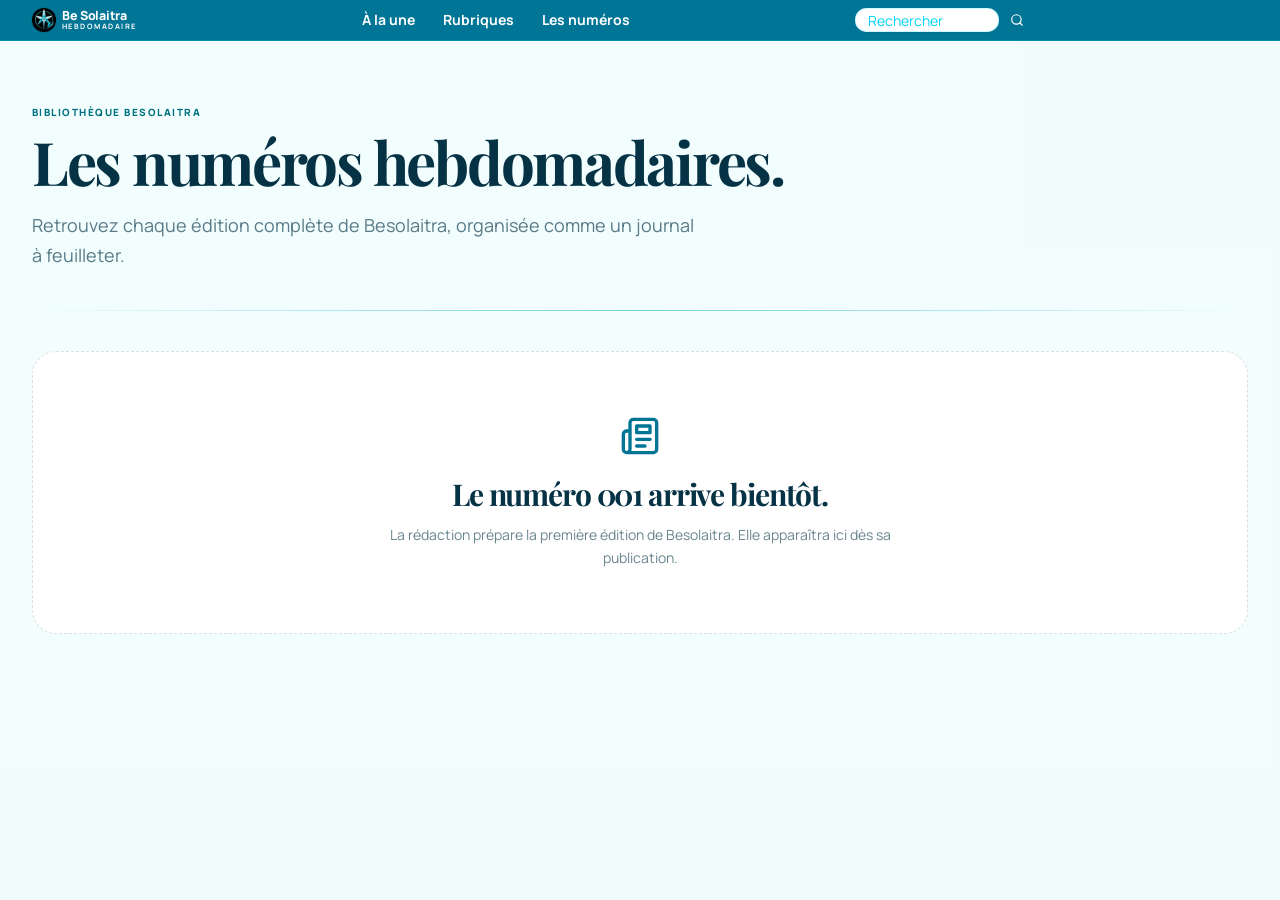
<file: numeros/index.html>
<!DOCTYPE html>
<html lang="fr"><head>
    <meta charset="UTF-8">
    <meta name="viewport" content="width=device-width, initial-scale=1.0">
    <meta name="description" content="Be Solaitra, journal hebdomadaire malgache : actualités, société, culture et regards sur Madagascar.">
    
    <title>Be Solaitra — Journal hebdomadaire</title>
    <link rel="icon" type="image/jpeg" href="/logo.jpg">
    
    <link rel="stylesheet" crossorigin="" href="/assets/index-C3xdx4Vv.css">
  <style type="text/css">[data-sonner-toaster][dir=ltr],html[dir=ltr]{--toast-icon-margin-start:-3px;--toast-icon-margin-end:4px;--toast-svg-margin-start:-1px;--toast-svg-margin-end:0px;--toast-button-margin-start:auto;--toast-button-margin-end:0;--toast-close-button-start:0;--toast-close-button-end:unset;--toast-close-button-transform:translate(-35%, -35%)}[data-sonner-toaster][dir=rtl],html[dir=rtl]{--toast-icon-margin-start:4px;--toast-icon-margin-end:-3px;--toast-svg-margin-start:0px;--toast-svg-margin-end:-1px;--toast-button-margin-start:0;--toast-button-margin-end:auto;--toast-close-button-start:unset;--toast-close-button-end:0;--toast-close-button-transform:translate(35%, -35%)}[data-sonner-toaster]{position:fixed;width:var(--width);font-family:ui-sans-serif,system-ui,-apple-system,BlinkMacSystemFont,Segoe UI,Roboto,Helvetica Neue,Arial,Noto Sans,sans-serif,Apple Color Emoji,Segoe UI Emoji,Segoe UI Symbol,Noto Color Emoji;--gray1:hsl(0, 0%, 99%);--gray2:hsl(0, 0%, 97.3%);--gray3:hsl(0, 0%, 95.1%);--gray4:hsl(0, 0%, 93%);--gray5:hsl(0, 0%, 90.9%);--gray6:hsl(0, 0%, 88.7%);--gray7:hsl(0, 0%, 85.8%);--gray8:hsl(0, 0%, 78%);--gray9:hsl(0, 0%, 56.1%);--gray10:hsl(0, 0%, 52.3%);--gray11:hsl(0, 0%, 43.5%);--gray12:hsl(0, 0%, 9%);--border-radius:8px;box-sizing:border-box;padding:0;margin:0;list-style:none;outline:0;z-index:999999999;transition:transform .4s ease}@media (hover:none) and (pointer:coarse){[data-sonner-toaster][data-lifted=true]{transform:none}}[data-sonner-toaster][data-x-position=right]{right:var(--offset-right)}[data-sonner-toaster][data-x-position=left]{left:var(--offset-left)}[data-sonner-toaster][data-x-position=center]{left:50%;transform:translateX(-50%)}[data-sonner-toaster][data-y-position=top]{top:var(--offset-top)}[data-sonner-toaster][data-y-position=bottom]{bottom:var(--offset-bottom)}[data-sonner-toast]{--y:translateY(100%);--lift-amount:calc(var(--lift) * var(--gap));z-index:var(--z-index);position:absolute;opacity:0;transform:var(--y);touch-action:none;transition:transform .4s,opacity .4s,height .4s,box-shadow .2s;box-sizing:border-box;outline:0;overflow-wrap:anywhere}[data-sonner-toast][data-styled=true]{padding:16px;background:var(--normal-bg);border:1px solid var(--normal-border);color:var(--normal-text);border-radius:var(--border-radius);box-shadow:0 4px 12px rgba(0,0,0,.1);width:var(--width);font-size:13px;display:flex;align-items:center;gap:6px}[data-sonner-toast]:focus-visible{box-shadow:0 4px 12px rgba(0,0,0,.1),0 0 0 2px rgba(0,0,0,.2)}[data-sonner-toast][data-y-position=top]{top:0;--y:translateY(-100%);--lift:1;--lift-amount:calc(1 * var(--gap))}[data-sonner-toast][data-y-position=bottom]{bottom:0;--y:translateY(100%);--lift:-1;--lift-amount:calc(var(--lift) * var(--gap))}[data-sonner-toast][data-styled=true] [data-description]{font-weight:400;line-height:1.4;color:#3f3f3f}[data-rich-colors=true][data-sonner-toast][data-styled=true] [data-description]{color:inherit}[data-sonner-toaster][data-sonner-theme=dark] [data-description]{color:#e8e8e8}[data-sonner-toast][data-styled=true] [data-title]{font-weight:500;line-height:1.5;color:inherit}[data-sonner-toast][data-styled=true] [data-icon]{display:flex;height:16px;width:16px;position:relative;justify-content:flex-start;align-items:center;flex-shrink:0;margin-left:var(--toast-icon-margin-start);margin-right:var(--toast-icon-margin-end)}[data-sonner-toast][data-promise=true] [data-icon]>svg{opacity:0;transform:scale(.8);transform-origin:center;animation:sonner-fade-in .3s ease forwards}[data-sonner-toast][data-styled=true] [data-icon]>*{flex-shrink:0}[data-sonner-toast][data-styled=true] [data-icon] svg{margin-left:var(--toast-svg-margin-start);margin-right:var(--toast-svg-margin-end)}[data-sonner-toast][data-styled=true] [data-content]{display:flex;flex-direction:column;gap:2px;flex:1;min-width:0}[data-sonner-toast][data-styled=true] [data-button]{border-radius:4px;padding-left:8px;padding-right:8px;height:24px;font-size:12px;color:var(--normal-bg);background:var(--normal-text);margin-left:var(--toast-button-margin-start);margin-right:var(--toast-button-margin-end);border:none;font-weight:500;cursor:pointer;outline:0;display:flex;align-items:center;flex-shrink:0;transition:opacity .4s,box-shadow .2s}[data-sonner-toast][data-styled=true] [data-button]:focus-visible{box-shadow:0 0 0 2px rgba(0,0,0,.4)}[data-sonner-toast][data-styled=true] [data-button]:first-of-type{margin-left:var(--toast-button-margin-start);margin-right:var(--toast-button-margin-end)}[data-sonner-toast][data-styled=true] [data-cancel]{color:var(--normal-text);background:rgba(0,0,0,.08)}[data-sonner-toaster][data-sonner-theme=dark] [data-sonner-toast][data-styled=true] [data-cancel]{background:rgba(255,255,255,.3)}[data-sonner-toast][data-styled=true] [data-close-button]{position:absolute;left:var(--toast-close-button-start);right:var(--toast-close-button-end);top:0;height:20px;width:20px;display:flex;justify-content:center;align-items:center;padding:0;color:var(--normal-text);background:var(--normal-bg);border:1px solid var(--normal-border);transform:var(--toast-close-button-transform);border-radius:50%;cursor:pointer;z-index:1;transition:opacity .1s,background .2s,border-color .2s}[data-sonner-toast][data-styled=true] [data-close-button]:focus-visible{box-shadow:0 4px 12px rgba(0,0,0,.1),0 0 0 2px rgba(0,0,0,.2)}[data-sonner-toast][data-styled=true] [data-disabled=true]{cursor:not-allowed}[data-sonner-toast][data-styled=true]:hover [data-close-button]:hover{background:var(--gray2);border-color:var(--gray5)}[data-sonner-toast][data-swiping=true]::before{content:'';position:absolute;left:-100%;right:-100%;height:100%;z-index:-1}[data-sonner-toast][data-y-position=top][data-swiping=true]::before{bottom:50%;transform:scaleY(3) translateY(50%)}[data-sonner-toast][data-y-position=bottom][data-swiping=true]::before{top:50%;transform:scaleY(3) translateY(-50%)}[data-sonner-toast][data-swiping=false][data-removed=true]::before{content:'';position:absolute;inset:0;transform:scaleY(2)}[data-sonner-toast][data-expanded=true]::after{content:'';position:absolute;left:0;height:calc(var(--gap) + 1px);bottom:100%;width:100%}[data-sonner-toast][data-mounted=true]{--y:translateY(0);opacity:1}[data-sonner-toast][data-expanded=false][data-front=false]{--scale:var(--toasts-before) * 0.05 + 1;--y:translateY(calc(var(--lift-amount) * var(--toasts-before))) scale(calc(-1 * var(--scale)));height:var(--front-toast-height)}[data-sonner-toast]>*{transition:opacity .4s}[data-sonner-toast][data-x-position=right]{right:0}[data-sonner-toast][data-x-position=left]{left:0}[data-sonner-toast][data-expanded=false][data-front=false][data-styled=true]>*{opacity:0}[data-sonner-toast][data-visible=false]{opacity:0;pointer-events:none}[data-sonner-toast][data-mounted=true][data-expanded=true]{--y:translateY(calc(var(--lift) * var(--offset)));height:var(--initial-height)}[data-sonner-toast][data-removed=true][data-front=true][data-swipe-out=false]{--y:translateY(calc(var(--lift) * -100%));opacity:0}[data-sonner-toast][data-removed=true][data-front=false][data-swipe-out=false][data-expanded=true]{--y:translateY(calc(var(--lift) * var(--offset) + var(--lift) * -100%));opacity:0}[data-sonner-toast][data-removed=true][data-front=false][data-swipe-out=false][data-expanded=false]{--y:translateY(40%);opacity:0;transition:transform .5s,opacity .2s}[data-sonner-toast][data-removed=true][data-front=false]::before{height:calc(var(--initial-height) + 20%)}[data-sonner-toast][data-swiping=true]{transform:var(--y) translateY(var(--swipe-amount-y,0)) translateX(var(--swipe-amount-x,0));transition:none}[data-sonner-toast][data-swiped=true]{-webkit-user-select:none;user-select:none}[data-sonner-toast][data-swipe-out=true][data-y-position=bottom],[data-sonner-toast][data-swipe-out=true][data-y-position=top]{animation-duration:.2s;animation-timing-function:ease-out;animation-fill-mode:forwards}[data-sonner-toast][data-swipe-out=true][data-swipe-direction=left]{animation-name:swipe-out-left}[data-sonner-toast][data-swipe-out=true][data-swipe-direction=right]{animation-name:swipe-out-right}[data-sonner-toast][data-swipe-out=true][data-swipe-direction=up]{animation-name:swipe-out-up}[data-sonner-toast][data-swipe-out=true][data-swipe-direction=down]{animation-name:swipe-out-down}@keyframes swipe-out-left{from{transform:var(--y) translateX(var(--swipe-amount-x));opacity:1}to{transform:var(--y) translateX(calc(var(--swipe-amount-x) - 100%));opacity:0}}@keyframes swipe-out-right{from{transform:var(--y) translateX(var(--swipe-amount-x));opacity:1}to{transform:var(--y) translateX(calc(var(--swipe-amount-x) + 100%));opacity:0}}@keyframes swipe-out-up{from{transform:var(--y) translateY(var(--swipe-amount-y));opacity:1}to{transform:var(--y) translateY(calc(var(--swipe-amount-y) - 100%));opacity:0}}@keyframes swipe-out-down{from{transform:var(--y) translateY(var(--swipe-amount-y));opacity:1}to{transform:var(--y) translateY(calc(var(--swipe-amount-y) + 100%));opacity:0}}@media (max-width:600px){[data-sonner-toaster]{position:fixed;right:var(--mobile-offset-right);left:var(--mobile-offset-left);width:100%}[data-sonner-toaster][dir=rtl]{left:calc(var(--mobile-offset-left) * -1)}[data-sonner-toaster] [data-sonner-toast]{left:0;right:0;width:calc(100% - var(--mobile-offset-left) * 2)}[data-sonner-toaster][data-x-position=left]{left:var(--mobile-offset-left)}[data-sonner-toaster][data-y-position=bottom]{bottom:var(--mobile-offset-bottom)}[data-sonner-toaster][data-y-position=top]{top:var(--mobile-offset-top)}[data-sonner-toaster][data-x-position=center]{left:var(--mobile-offset-left);right:var(--mobile-offset-right);transform:none}}[data-sonner-toaster][data-sonner-theme=light]{--normal-bg:#fff;--normal-border:var(--gray4);--normal-text:var(--gray12);--success-bg:hsl(143, 85%, 96%);--success-border:hsl(145, 92%, 87%);--success-text:hsl(140, 100%, 27%);--info-bg:hsl(208, 100%, 97%);--info-border:hsl(221, 91%, 93%);--info-text:hsl(210, 92%, 45%);--warning-bg:hsl(49, 100%, 97%);--warning-border:hsl(49, 91%, 84%);--warning-text:hsl(31, 92%, 45%);--error-bg:hsl(359, 100%, 97%);--error-border:hsl(359, 100%, 94%);--error-text:hsl(360, 100%, 45%)}[data-sonner-toaster][data-sonner-theme=light] [data-sonner-toast][data-invert=true]{--normal-bg:#000;--normal-border:hsl(0, 0%, 20%);--normal-text:var(--gray1)}[data-sonner-toaster][data-sonner-theme=dark] [data-sonner-toast][data-invert=true]{--normal-bg:#fff;--normal-border:var(--gray3);--normal-text:var(--gray12)}[data-sonner-toaster][data-sonner-theme=dark]{--normal-bg:#000;--normal-bg-hover:hsl(0, 0%, 12%);--normal-border:hsl(0, 0%, 20%);--normal-border-hover:hsl(0, 0%, 25%);--normal-text:var(--gray1);--success-bg:hsl(150, 100%, 6%);--success-border:hsl(147, 100%, 12%);--success-text:hsl(150, 86%, 65%);--info-bg:hsl(215, 100%, 6%);--info-border:hsl(223, 43%, 17%);--info-text:hsl(216, 87%, 65%);--warning-bg:hsl(64, 100%, 6%);--warning-border:hsl(60, 100%, 9%);--warning-text:hsl(46, 87%, 65%);--error-bg:hsl(358, 76%, 10%);--error-border:hsl(357, 89%, 16%);--error-text:hsl(358, 100%, 81%)}[data-sonner-toaster][data-sonner-theme=dark] [data-sonner-toast] [data-close-button]{background:var(--normal-bg);border-color:var(--normal-border);color:var(--normal-text)}[data-sonner-toaster][data-sonner-theme=dark] [data-sonner-toast] [data-close-button]:hover{background:var(--normal-bg-hover);border-color:var(--normal-border-hover)}[data-rich-colors=true][data-sonner-toast][data-type=success]{background:var(--success-bg);border-color:var(--success-border);color:var(--success-text)}[data-rich-colors=true][data-sonner-toast][data-type=success] [data-close-button]{background:var(--success-bg);border-color:var(--success-border);color:var(--success-text)}[data-rich-colors=true][data-sonner-toast][data-type=info]{background:var(--info-bg);border-color:var(--info-border);color:var(--info-text)}[data-rich-colors=true][data-sonner-toast][data-type=info] [data-close-button]{background:var(--info-bg);border-color:var(--info-border);color:var(--info-text)}[data-rich-colors=true][data-sonner-toast][data-type=warning]{background:var(--warning-bg);border-color:var(--warning-border);color:var(--warning-text)}[data-rich-colors=true][data-sonner-toast][data-type=warning] [data-close-button]{background:var(--warning-bg);border-color:var(--warning-border);color:var(--warning-text)}[data-rich-colors=true][data-sonner-toast][data-type=error]{background:var(--error-bg);border-color:var(--error-border);color:var(--error-text)}[data-rich-colors=true][data-sonner-toast][data-type=error] [data-close-button]{background:var(--error-bg);border-color:var(--error-border);color:var(--error-text)}.sonner-loading-wrapper{--size:16px;height:var(--size);width:var(--size);position:absolute;inset:0;z-index:10}.sonner-loading-wrapper[data-visible=false]{transform-origin:center;animation:sonner-fade-out .2s ease forwards}.sonner-spinner{position:relative;top:50%;left:50%;height:var(--size);width:var(--size)}.sonner-loading-bar{animation:sonner-spin 1.2s linear infinite;background:var(--gray11);border-radius:6px;height:8%;left:-10%;position:absolute;top:-3.9%;width:24%}.sonner-loading-bar:first-child{animation-delay:-1.2s;transform:rotate(.0001deg) translate(146%)}.sonner-loading-bar:nth-child(2){animation-delay:-1.1s;transform:rotate(30deg) translate(146%)}.sonner-loading-bar:nth-child(3){animation-delay:-1s;transform:rotate(60deg) translate(146%)}.sonner-loading-bar:nth-child(4){animation-delay:-.9s;transform:rotate(90deg) translate(146%)}.sonner-loading-bar:nth-child(5){animation-delay:-.8s;transform:rotate(120deg) translate(146%)}.sonner-loading-bar:nth-child(6){animation-delay:-.7s;transform:rotate(150deg) translate(146%)}.sonner-loading-bar:nth-child(7){animation-delay:-.6s;transform:rotate(180deg) translate(146%)}.sonner-loading-bar:nth-child(8){animation-delay:-.5s;transform:rotate(210deg) translate(146%)}.sonner-loading-bar:nth-child(9){animation-delay:-.4s;transform:rotate(240deg) translate(146%)}.sonner-loading-bar:nth-child(10){animation-delay:-.3s;transform:rotate(270deg) translate(146%)}.sonner-loading-bar:nth-child(11){animation-delay:-.2s;transform:rotate(300deg) translate(146%)}.sonner-loading-bar:nth-child(12){animation-delay:-.1s;transform:rotate(330deg) translate(146%)}@keyframes sonner-fade-in{0%{opacity:0;transform:scale(.8)}100%{opacity:1;transform:scale(1)}}@keyframes sonner-fade-out{0%{opacity:1;transform:scale(1)}100%{opacity:0;transform:scale(.8)}}@keyframes sonner-spin{0%{opacity:1}100%{opacity:.15}}@media (prefers-reduced-motion){.sonner-loading-bar,[data-sonner-toast],[data-sonner-toast]>*{transition:none!important;animation:none!important}}.sonner-loader{position:absolute;top:50%;left:50%;transform:translate(-50%,-50%);transform-origin:center;transition:opacity .2s,transform .2s}.sonner-loader[data-visible=false]{opacity:0;transform:scale(.8) translate(-50%,-50%)}</style></head>
  <body>
    <div id="root"><section aria-label="Notifications alt+T" tabindex="-1" aria-live="polite" aria-relevant="additions text" aria-atomic="false" data-react-aria-top-layer="true"></section><div class="min-h-screen bg-cyan-50/35"><header class="sticky top-0 z-40 border-b border-cyan-400/30 bg-cyan-700 text-white backdrop-blur-xl"><div class="container"><div class="flex h-10 items-center justify-between gap-2"><a aria-label="Accueil Be Solaitra" href="/" class="flex shrink-0 items-center gap-1.5"><img alt="Logo Be Solaitra" class="size-6 rounded-full bg-black object-cover ring-1 ring-cyan-950/15" src="/logo.jpg"><span class="leading-none"><strong class="block text-[.78rem] font-extrabold tracking-tight text-white hover:text-white">Be Solaitra</strong><span class="mt-px block text-[0.46rem] font-bold tracking-[0.2em] text-white">HEBDOMADAIRE</span></span></a><nav class="hidden items-center gap-3 text-sm font-bold text-white xl:flex" aria-label="Navigation principale"><a href="/" class="transition-colors duration-200 hover:bg-cyan-500 hover:text-white px-2 py-1 rounded-md">À la une</a><a href="/#rubriques" class="transition-colors duration-200 hover:bg-cyan-500 hover:text-white px-2 py-1 rounded-md">Rubriques</a><a href="/numeros" class="transition-colors duration-200 hover:bg-cyan-500 hover:text-white px-2 py-1 rounded-md">Les numéros</a></nav><form class="hidden items-center gap-1 lg:flex" role="search" aria-label="Rechercher un article" action="/recherche/" method="get"><input data-slot="input" class="file:text-foreground selection:bg-primary selection:text-primary-foreground dark:bg-input/30 min-w-0 rounded-md border px-3 py-1 shadow-xs transition-[color,box-shadow] outline-none file:inline-flex file:h-7 file:border-0 file:bg-transparent file:text-sm file:font-medium disabled:pointer-events-none disabled:cursor-not-allowed disabled:opacity-50 md:text-sm focus-visible:border-ring focus-visible:ring-ring/50 focus-visible:ring-[3px] aria-invalid:ring-destructive/20 dark:aria-invalid:ring-destructive/40 aria-invalid:border-destructive h-6 w-36 border-cyan-300/30 bg-white text-[.65rem] text-cyan-900 placeholder:text-cyan-400 xl:w-36" placeholder="Rechercher" value="" name="q"><button data-slot="button" class="inline-flex items-center justify-center gap-2 whitespace-nowrap rounded-md text-sm font-medium transition-all disabled:pointer-events-none disabled:opacity-50 [&amp;_svg]:pointer-events-none [&amp;_svg:not([class*='size-'])]:size-4 shrink-0 [&amp;_svg]:shrink-0 outline-none focus-visible:border-ring focus-visible:ring-ring/50 focus-visible:ring-[3px] aria-invalid:ring-destructive/20 dark:aria-invalid:ring-destructive/40 aria-invalid:border-destructive dark:hover:bg-accent/50 size-7 text-white hover:bg-cyan-500/50" type="submit" aria-label="Lancer la recherche" data-vitrine-keep=""><svg xmlns="http://www.w3.org/2000/svg" width="24" height="24" viewBox="0 0 24 24" fill="none" stroke="currentColor" stroke-width="2" stroke-linecap="round" stroke-linejoin="round" class="lucide lucide-search size-3.5"><circle cx="11" cy="11" r="8"></circle><path d="m21 21-4.3-4.3"></path></svg></button></form><div class="flex items-center gap-1.5"><a href="/recherche/" class="inline-flex items-center justify-center gap-2 whitespace-nowrap rounded-md text-sm font-medium transition-all disabled:pointer-events-none disabled:opacity-50 [&amp;_svg]:pointer-events-none [&amp;_svg:not([class*='size-'])]:size-4 shrink-0 [&amp;_svg]:shrink-0 outline-none focus-visible:border-ring focus-visible:ring-ring/50 focus-visible:ring-[3px] aria-invalid:ring-destructive/20 dark:aria-invalid:ring-destructive/40 aria-invalid:border-destructive dark:hover:bg-accent/50 size-7 text-white hover:bg-cyan-500/50 lg:hidden" aria-label="Rechercher"><svg xmlns="http://www.w3.org/2000/svg" width="24" height="24" viewBox="0 0 24 24" fill="none" stroke="currentColor" stroke-width="2" stroke-linecap="round" stroke-linejoin="round" class="lucide lucide-search size-3.5"><circle cx="11" cy="11" r="8"></circle><path d="m21 21-4.3-4.3"></path></svg></a><button data-slot="button" class="inline-flex items-center justify-center gap-2 whitespace-nowrap rounded-md text-sm font-medium transition-all disabled:pointer-events-none disabled:opacity-50 [&amp;_svg]:pointer-events-none [&amp;_svg:not([class*='size-'])]:size-4 shrink-0 [&amp;_svg]:shrink-0 outline-none focus-visible:border-ring focus-visible:ring-ring/50 focus-visible:ring-[3px] aria-invalid:ring-destructive/20 dark:aria-invalid:ring-destructive/40 aria-invalid:border-destructive dark:hover:bg-accent/50 size-7 text-white hover:bg-cyan-500/50 lg:hidden" aria-label="Ouvrir le menu" aria-expanded="false" id="vitrine-menu-btn" type="button" aria-controls="vitrine-menu" data-vitrine-keep=""><svg xmlns="http://www.w3.org/2000/svg" width="24" height="24" viewBox="0 0 24 24" fill="none" stroke="currentColor" stroke-width="2" stroke-linecap="round" stroke-linejoin="round" class="lucide lucide-menu size-4"><line x1="4" x2="20" y1="12" y2="12"></line><line x1="4" x2="20" y1="6" y2="6"></line><line x1="4" x2="20" y1="18" y2="18"></line></svg></button></div></div><div id="vitrine-menu" hidden="" class="border-t border-white/20 py-3 lg:hidden"><nav class="grid grid-cols-3 gap-1 text-center text-[.66rem] font-bold text-white" aria-label="Navigation mobile"><a href="/" class="rounded-md px-1 py-2 transition-colors duration-200 hover:bg-cyan-500 hover:text-white">À la une</a><a href="/#rubriques" class="rounded-md px-1 py-2 transition-colors duration-200 hover:bg-cyan-500 hover:text-white">Rubriques</a><a href="/numeros/" class="rounded-md px-1 py-2 transition-colors duration-200 hover:bg-cyan-500 hover:text-white">Numéros</a></nav></div></div></header><main class="container py-10 md:py-16"><header class="max-w-3xl"><p class="eyebrow">Bibliothèque Besolaitra</p><h1 class="ink-title mt-3 text-5xl font-bold text-cyan-950 md:text-6xl">Les numéros hebdomadaires.</h1><p class="mt-5 max-w-2xl text-lg leading-relaxed text-cyan-950/65">Retrouvez chaque édition complète de Besolaitra, organisée comme un journal à feuilleter.</p></header><div class="newspaper-rule my-10"></div><section class="rounded-3xl border border-dashed border-cyan-950/15 bg-white px-6 py-16 text-center"><svg xmlns="http://www.w3.org/2000/svg" width="24" height="24" viewBox="0 0 24 24" fill="none" stroke="currentColor" stroke-width="2" stroke-linecap="round" stroke-linejoin="round" class="lucide lucide-newspaper mx-auto size-10 text-cyan-700"><path d="M4 22h16a2 2 0 0 0 2-2V4a2 2 0 0 0-2-2H8a2 2 0 0 0-2 2v16a2 2 0 0 1-2 2Zm0 0a2 2 0 0 1-2-2v-9c0-1.1.9-2 2-2h2"></path><path d="M18 14h-8"></path><path d="M15 18h-5"></path><path d="M10 6h8v4h-8V6Z"></path></svg><h2 class="ink-title mt-5 text-3xl font-bold text-cyan-950">Le numéro 001 arrive bientôt.</h2><p class="mx-auto mt-3 max-w-lg text-sm leading-relaxed text-cyan-950/60">La rédaction prépare la première édition de Besolaitra. Elle apparaîtra ici dès sa publication.</p></section></main></div></div>
    
  

<script src="/vitrine.js" defer></script></body></html>
</file>
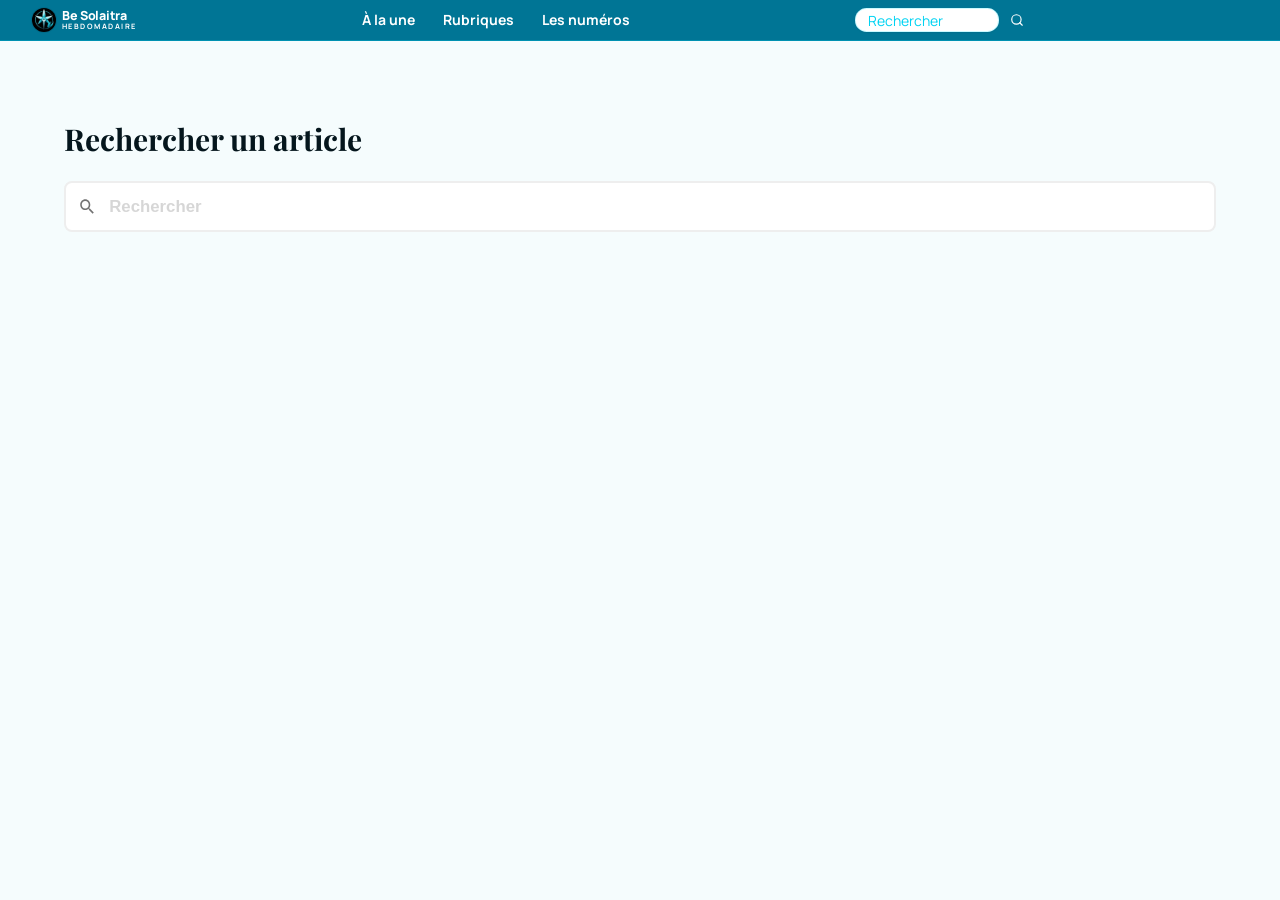
<file: recherche/index.html>
<!DOCTYPE html>
<html lang="fr"><head>
    <meta charset="UTF-8">
    <meta name="viewport" content="width=device-width, initial-scale=1.0">
    <meta name="description" content="Be Solaitra, journal hebdomadaire malgache : actualités, société, culture et regards sur Madagascar.">
    
    <title>Be Solaitra — Journal hebdomadaire</title>
    <link rel="icon" type="image/jpeg" href="/logo.jpg">
    
    <link rel="stylesheet" crossorigin="" href="/assets/index-C3xdx4Vv.css">
  <style type="text/css">[data-sonner-toaster][dir=ltr],html[dir=ltr]{--toast-icon-margin-start:-3px;--toast-icon-margin-end:4px;--toast-svg-margin-start:-1px;--toast-svg-margin-end:0px;--toast-button-margin-start:auto;--toast-button-margin-end:0;--toast-close-button-start:0;--toast-close-button-end:unset;--toast-close-button-transform:translate(-35%, -35%)}[data-sonner-toaster][dir=rtl],html[dir=rtl]{--toast-icon-margin-start:4px;--toast-icon-margin-end:-3px;--toast-svg-margin-start:0px;--toast-svg-margin-end:-1px;--toast-button-margin-start:0;--toast-button-margin-end:auto;--toast-close-button-start:unset;--toast-close-button-end:0;--toast-close-button-transform:translate(35%, -35%)}[data-sonner-toaster]{position:fixed;width:var(--width);font-family:ui-sans-serif,system-ui,-apple-system,BlinkMacSystemFont,Segoe UI,Roboto,Helvetica Neue,Arial,Noto Sans,sans-serif,Apple Color Emoji,Segoe UI Emoji,Segoe UI Symbol,Noto Color Emoji;--gray1:hsl(0, 0%, 99%);--gray2:hsl(0, 0%, 97.3%);--gray3:hsl(0, 0%, 95.1%);--gray4:hsl(0, 0%, 93%);--gray5:hsl(0, 0%, 90.9%);--gray6:hsl(0, 0%, 88.7%);--gray7:hsl(0, 0%, 85.8%);--gray8:hsl(0, 0%, 78%);--gray9:hsl(0, 0%, 56.1%);--gray10:hsl(0, 0%, 52.3%);--gray11:hsl(0, 0%, 43.5%);--gray12:hsl(0, 0%, 9%);--border-radius:8px;box-sizing:border-box;padding:0;margin:0;list-style:none;outline:0;z-index:999999999;transition:transform .4s ease}@media (hover:none) and (pointer:coarse){[data-sonner-toaster][data-lifted=true]{transform:none}}[data-sonner-toaster][data-x-position=right]{right:var(--offset-right)}[data-sonner-toaster][data-x-position=left]{left:var(--offset-left)}[data-sonner-toaster][data-x-position=center]{left:50%;transform:translateX(-50%)}[data-sonner-toaster][data-y-position=top]{top:var(--offset-top)}[data-sonner-toaster][data-y-position=bottom]{bottom:var(--offset-bottom)}[data-sonner-toast]{--y:translateY(100%);--lift-amount:calc(var(--lift) * var(--gap));z-index:var(--z-index);position:absolute;opacity:0;transform:var(--y);touch-action:none;transition:transform .4s,opacity .4s,height .4s,box-shadow .2s;box-sizing:border-box;outline:0;overflow-wrap:anywhere}[data-sonner-toast][data-styled=true]{padding:16px;background:var(--normal-bg);border:1px solid var(--normal-border);color:var(--normal-text);border-radius:var(--border-radius);box-shadow:0 4px 12px rgba(0,0,0,.1);width:var(--width);font-size:13px;display:flex;align-items:center;gap:6px}[data-sonner-toast]:focus-visible{box-shadow:0 4px 12px rgba(0,0,0,.1),0 0 0 2px rgba(0,0,0,.2)}[data-sonner-toast][data-y-position=top]{top:0;--y:translateY(-100%);--lift:1;--lift-amount:calc(1 * var(--gap))}[data-sonner-toast][data-y-position=bottom]{bottom:0;--y:translateY(100%);--lift:-1;--lift-amount:calc(var(--lift) * var(--gap))}[data-sonner-toast][data-styled=true] [data-description]{font-weight:400;line-height:1.4;color:#3f3f3f}[data-rich-colors=true][data-sonner-toast][data-styled=true] [data-description]{color:inherit}[data-sonner-toaster][data-sonner-theme=dark] [data-description]{color:#e8e8e8}[data-sonner-toast][data-styled=true] [data-title]{font-weight:500;line-height:1.5;color:inherit}[data-sonner-toast][data-styled=true] [data-icon]{display:flex;height:16px;width:16px;position:relative;justify-content:flex-start;align-items:center;flex-shrink:0;margin-left:var(--toast-icon-margin-start);margin-right:var(--toast-icon-margin-end)}[data-sonner-toast][data-promise=true] [data-icon]>svg{opacity:0;transform:scale(.8);transform-origin:center;animation:sonner-fade-in .3s ease forwards}[data-sonner-toast][data-styled=true] [data-icon]>*{flex-shrink:0}[data-sonner-toast][data-styled=true] [data-icon] svg{margin-left:var(--toast-svg-margin-start);margin-right:var(--toast-svg-margin-end)}[data-sonner-toast][data-styled=true] [data-content]{display:flex;flex-direction:column;gap:2px;flex:1;min-width:0}[data-sonner-toast][data-styled=true] [data-button]{border-radius:4px;padding-left:8px;padding-right:8px;height:24px;font-size:12px;color:var(--normal-bg);background:var(--normal-text);margin-left:var(--toast-button-margin-start);margin-right:var(--toast-button-margin-end);border:none;font-weight:500;cursor:pointer;outline:0;display:flex;align-items:center;flex-shrink:0;transition:opacity .4s,box-shadow .2s}[data-sonner-toast][data-styled=true] [data-button]:focus-visible{box-shadow:0 0 0 2px rgba(0,0,0,.4)}[data-sonner-toast][data-styled=true] [data-button]:first-of-type{margin-left:var(--toast-button-margin-start);margin-right:var(--toast-button-margin-end)}[data-sonner-toast][data-styled=true] [data-cancel]{color:var(--normal-text);background:rgba(0,0,0,.08)}[data-sonner-toaster][data-sonner-theme=dark] [data-sonner-toast][data-styled=true] [data-cancel]{background:rgba(255,255,255,.3)}[data-sonner-toast][data-styled=true] [data-close-button]{position:absolute;left:var(--toast-close-button-start);right:var(--toast-close-button-end);top:0;height:20px;width:20px;display:flex;justify-content:center;align-items:center;padding:0;color:var(--normal-text);background:var(--normal-bg);border:1px solid var(--normal-border);transform:var(--toast-close-button-transform);border-radius:50%;cursor:pointer;z-index:1;transition:opacity .1s,background .2s,border-color .2s}[data-sonner-toast][data-styled=true] [data-close-button]:focus-visible{box-shadow:0 4px 12px rgba(0,0,0,.1),0 0 0 2px rgba(0,0,0,.2)}[data-sonner-toast][data-styled=true] [data-disabled=true]{cursor:not-allowed}[data-sonner-toast][data-styled=true]:hover [data-close-button]:hover{background:var(--gray2);border-color:var(--gray5)}[data-sonner-toast][data-swiping=true]::before{content:'';position:absolute;left:-100%;right:-100%;height:100%;z-index:-1}[data-sonner-toast][data-y-position=top][data-swiping=true]::before{bottom:50%;transform:scaleY(3) translateY(50%)}[data-sonner-toast][data-y-position=bottom][data-swiping=true]::before{top:50%;transform:scaleY(3) translateY(-50%)}[data-sonner-toast][data-swiping=false][data-removed=true]::before{content:'';position:absolute;inset:0;transform:scaleY(2)}[data-sonner-toast][data-expanded=true]::after{content:'';position:absolute;left:0;height:calc(var(--gap) + 1px);bottom:100%;width:100%}[data-sonner-toast][data-mounted=true]{--y:translateY(0);opacity:1}[data-sonner-toast][data-expanded=false][data-front=false]{--scale:var(--toasts-before) * 0.05 + 1;--y:translateY(calc(var(--lift-amount) * var(--toasts-before))) scale(calc(-1 * var(--scale)));height:var(--front-toast-height)}[data-sonner-toast]>*{transition:opacity .4s}[data-sonner-toast][data-x-position=right]{right:0}[data-sonner-toast][data-x-position=left]{left:0}[data-sonner-toast][data-expanded=false][data-front=false][data-styled=true]>*{opacity:0}[data-sonner-toast][data-visible=false]{opacity:0;pointer-events:none}[data-sonner-toast][data-mounted=true][data-expanded=true]{--y:translateY(calc(var(--lift) * var(--offset)));height:var(--initial-height)}[data-sonner-toast][data-removed=true][data-front=true][data-swipe-out=false]{--y:translateY(calc(var(--lift) * -100%));opacity:0}[data-sonner-toast][data-removed=true][data-front=false][data-swipe-out=false][data-expanded=true]{--y:translateY(calc(var(--lift) * var(--offset) + var(--lift) * -100%));opacity:0}[data-sonner-toast][data-removed=true][data-front=false][data-swipe-out=false][data-expanded=false]{--y:translateY(40%);opacity:0;transition:transform .5s,opacity .2s}[data-sonner-toast][data-removed=true][data-front=false]::before{height:calc(var(--initial-height) + 20%)}[data-sonner-toast][data-swiping=true]{transform:var(--y) translateY(var(--swipe-amount-y,0)) translateX(var(--swipe-amount-x,0));transition:none}[data-sonner-toast][data-swiped=true]{-webkit-user-select:none;user-select:none}[data-sonner-toast][data-swipe-out=true][data-y-position=bottom],[data-sonner-toast][data-swipe-out=true][data-y-position=top]{animation-duration:.2s;animation-timing-function:ease-out;animation-fill-mode:forwards}[data-sonner-toast][data-swipe-out=true][data-swipe-direction=left]{animation-name:swipe-out-left}[data-sonner-toast][data-swipe-out=true][data-swipe-direction=right]{animation-name:swipe-out-right}[data-sonner-toast][data-swipe-out=true][data-swipe-direction=up]{animation-name:swipe-out-up}[data-sonner-toast][data-swipe-out=true][data-swipe-direction=down]{animation-name:swipe-out-down}@keyframes swipe-out-left{from{transform:var(--y) translateX(var(--swipe-amount-x));opacity:1}to{transform:var(--y) translateX(calc(var(--swipe-amount-x) - 100%));opacity:0}}@keyframes swipe-out-right{from{transform:var(--y) translateX(var(--swipe-amount-x));opacity:1}to{transform:var(--y) translateX(calc(var(--swipe-amount-x) + 100%));opacity:0}}@keyframes swipe-out-up{from{transform:var(--y) translateY(var(--swipe-amount-y));opacity:1}to{transform:var(--y) translateY(calc(var(--swipe-amount-y) - 100%));opacity:0}}@keyframes swipe-out-down{from{transform:var(--y) translateY(var(--swipe-amount-y));opacity:1}to{transform:var(--y) translateY(calc(var(--swipe-amount-y) + 100%));opacity:0}}@media (max-width:600px){[data-sonner-toaster]{position:fixed;right:var(--mobile-offset-right);left:var(--mobile-offset-left);width:100%}[data-sonner-toaster][dir=rtl]{left:calc(var(--mobile-offset-left) * -1)}[data-sonner-toaster] [data-sonner-toast]{left:0;right:0;width:calc(100% - var(--mobile-offset-left) * 2)}[data-sonner-toaster][data-x-position=left]{left:var(--mobile-offset-left)}[data-sonner-toaster][data-y-position=bottom]{bottom:var(--mobile-offset-bottom)}[data-sonner-toaster][data-y-position=top]{top:var(--mobile-offset-top)}[data-sonner-toaster][data-x-position=center]{left:var(--mobile-offset-left);right:var(--mobile-offset-right);transform:none}}[data-sonner-toaster][data-sonner-theme=light]{--normal-bg:#fff;--normal-border:var(--gray4);--normal-text:var(--gray12);--success-bg:hsl(143, 85%, 96%);--success-border:hsl(145, 92%, 87%);--success-text:hsl(140, 100%, 27%);--info-bg:hsl(208, 100%, 97%);--info-border:hsl(221, 91%, 93%);--info-text:hsl(210, 92%, 45%);--warning-bg:hsl(49, 100%, 97%);--warning-border:hsl(49, 91%, 84%);--warning-text:hsl(31, 92%, 45%);--error-bg:hsl(359, 100%, 97%);--error-border:hsl(359, 100%, 94%);--error-text:hsl(360, 100%, 45%)}[data-sonner-toaster][data-sonner-theme=light] [data-sonner-toast][data-invert=true]{--normal-bg:#000;--normal-border:hsl(0, 0%, 20%);--normal-text:var(--gray1)}[data-sonner-toaster][data-sonner-theme=dark] [data-sonner-toast][data-invert=true]{--normal-bg:#fff;--normal-border:var(--gray3);--normal-text:var(--gray12)}[data-sonner-toaster][data-sonner-theme=dark]{--normal-bg:#000;--normal-bg-hover:hsl(0, 0%, 12%);--normal-border:hsl(0, 0%, 20%);--normal-border-hover:hsl(0, 0%, 25%);--normal-text:var(--gray1);--success-bg:hsl(150, 100%, 6%);--success-border:hsl(147, 100%, 12%);--success-text:hsl(150, 86%, 65%);--info-bg:hsl(215, 100%, 6%);--info-border:hsl(223, 43%, 17%);--info-text:hsl(216, 87%, 65%);--warning-bg:hsl(64, 100%, 6%);--warning-border:hsl(60, 100%, 9%);--warning-text:hsl(46, 87%, 65%);--error-bg:hsl(358, 76%, 10%);--error-border:hsl(357, 89%, 16%);--error-text:hsl(358, 100%, 81%)}[data-sonner-toaster][data-sonner-theme=dark] [data-sonner-toast] [data-close-button]{background:var(--normal-bg);border-color:var(--normal-border);color:var(--normal-text)}[data-sonner-toaster][data-sonner-theme=dark] [data-sonner-toast] [data-close-button]:hover{background:var(--normal-bg-hover);border-color:var(--normal-border-hover)}[data-rich-colors=true][data-sonner-toast][data-type=success]{background:var(--success-bg);border-color:var(--success-border);color:var(--success-text)}[data-rich-colors=true][data-sonner-toast][data-type=success] [data-close-button]{background:var(--success-bg);border-color:var(--success-border);color:var(--success-text)}[data-rich-colors=true][data-sonner-toast][data-type=info]{background:var(--info-bg);border-color:var(--info-border);color:var(--info-text)}[data-rich-colors=true][data-sonner-toast][data-type=info] [data-close-button]{background:var(--info-bg);border-color:var(--info-border);color:var(--info-text)}[data-rich-colors=true][data-sonner-toast][data-type=warning]{background:var(--warning-bg);border-color:var(--warning-border);color:var(--warning-text)}[data-rich-colors=true][data-sonner-toast][data-type=warning] [data-close-button]{background:var(--warning-bg);border-color:var(--warning-border);color:var(--warning-text)}[data-rich-colors=true][data-sonner-toast][data-type=error]{background:var(--error-bg);border-color:var(--error-border);color:var(--error-text)}[data-rich-colors=true][data-sonner-toast][data-type=error] [data-close-button]{background:var(--error-bg);border-color:var(--error-border);color:var(--error-text)}.sonner-loading-wrapper{--size:16px;height:var(--size);width:var(--size);position:absolute;inset:0;z-index:10}.sonner-loading-wrapper[data-visible=false]{transform-origin:center;animation:sonner-fade-out .2s ease forwards}.sonner-spinner{position:relative;top:50%;left:50%;height:var(--size);width:var(--size)}.sonner-loading-bar{animation:sonner-spin 1.2s linear infinite;background:var(--gray11);border-radius:6px;height:8%;left:-10%;position:absolute;top:-3.9%;width:24%}.sonner-loading-bar:first-child{animation-delay:-1.2s;transform:rotate(.0001deg) translate(146%)}.sonner-loading-bar:nth-child(2){animation-delay:-1.1s;transform:rotate(30deg) translate(146%)}.sonner-loading-bar:nth-child(3){animation-delay:-1s;transform:rotate(60deg) translate(146%)}.sonner-loading-bar:nth-child(4){animation-delay:-.9s;transform:rotate(90deg) translate(146%)}.sonner-loading-bar:nth-child(5){animation-delay:-.8s;transform:rotate(120deg) translate(146%)}.sonner-loading-bar:nth-child(6){animation-delay:-.7s;transform:rotate(150deg) translate(146%)}.sonner-loading-bar:nth-child(7){animation-delay:-.6s;transform:rotate(180deg) translate(146%)}.sonner-loading-bar:nth-child(8){animation-delay:-.5s;transform:rotate(210deg) translate(146%)}.sonner-loading-bar:nth-child(9){animation-delay:-.4s;transform:rotate(240deg) translate(146%)}.sonner-loading-bar:nth-child(10){animation-delay:-.3s;transform:rotate(270deg) translate(146%)}.sonner-loading-bar:nth-child(11){animation-delay:-.2s;transform:rotate(300deg) translate(146%)}.sonner-loading-bar:nth-child(12){animation-delay:-.1s;transform:rotate(330deg) translate(146%)}@keyframes sonner-fade-in{0%{opacity:0;transform:scale(.8)}100%{opacity:1;transform:scale(1)}}@keyframes sonner-fade-out{0%{opacity:1;transform:scale(1)}100%{opacity:0;transform:scale(.8)}}@keyframes sonner-spin{0%{opacity:1}100%{opacity:.15}}@media (prefers-reduced-motion){.sonner-loading-bar,[data-sonner-toast],[data-sonner-toast]>*{transition:none!important;animation:none!important}}.sonner-loader{position:absolute;top:50%;left:50%;transform:translate(-50%,-50%);transform-origin:center;transition:opacity .2s,transform .2s}.sonner-loader[data-visible=false]{opacity:0;transform:scale(.8) translate(-50%,-50%)}</style><link rel="stylesheet" href="/pagefind/pagefind-ui.css"></head>
  <body>
    <div id="root"><section aria-label="Notifications alt+T" tabindex="-1" aria-live="polite" aria-relevant="additions text" aria-atomic="false" data-react-aria-top-layer="true"></section><div class="min-h-screen"><header class="sticky top-0 z-40 border-b border-cyan-400/30 bg-cyan-700 text-white backdrop-blur-xl"><div class="container"><div class="flex h-10 items-center justify-between gap-2"><a aria-label="Accueil Be Solaitra" href="/" class="flex shrink-0 items-center gap-1.5"><img alt="Logo Be Solaitra" class="size-6 rounded-full bg-black object-cover ring-1 ring-cyan-950/15" src="/logo.jpg"><span class="leading-none"><strong class="block text-[.78rem] font-extrabold tracking-tight text-white hover:text-white">Be Solaitra</strong><span class="mt-px block text-[0.46rem] font-bold tracking-[0.2em] text-white">HEBDOMADAIRE</span></span></a><nav class="hidden items-center gap-3 text-sm font-bold text-white xl:flex" aria-label="Navigation principale"><a href="/" class="transition-colors duration-200 hover:bg-cyan-500 hover:text-white px-2 py-1 rounded-md">À la une</a><a href="/#rubriques" class="transition-colors duration-200 hover:bg-cyan-500 hover:text-white px-2 py-1 rounded-md">Rubriques</a><a href="/numeros" class="transition-colors duration-200 hover:bg-cyan-500 hover:text-white px-2 py-1 rounded-md">Les numéros</a></nav><form class="hidden items-center gap-1 lg:flex" role="search" aria-label="Rechercher un article" action="/recherche/" method="get"><input data-slot="input" class="file:text-foreground selection:bg-primary selection:text-primary-foreground dark:bg-input/30 min-w-0 rounded-md border px-3 py-1 shadow-xs transition-[color,box-shadow] outline-none file:inline-flex file:h-7 file:border-0 file:bg-transparent file:text-sm file:font-medium disabled:pointer-events-none disabled:cursor-not-allowed disabled:opacity-50 md:text-sm focus-visible:border-ring focus-visible:ring-ring/50 focus-visible:ring-[3px] aria-invalid:ring-destructive/20 dark:aria-invalid:ring-destructive/40 aria-invalid:border-destructive h-6 w-36 border-cyan-300/30 bg-white text-[.65rem] text-cyan-900 placeholder:text-cyan-400 xl:w-36" placeholder="Rechercher" value="" name="q"><button data-slot="button" class="inline-flex items-center justify-center gap-2 whitespace-nowrap rounded-md text-sm font-medium transition-all disabled:pointer-events-none disabled:opacity-50 [&amp;_svg]:pointer-events-none [&amp;_svg:not([class*='size-'])]:size-4 shrink-0 [&amp;_svg]:shrink-0 outline-none focus-visible:border-ring focus-visible:ring-ring/50 focus-visible:ring-[3px] aria-invalid:ring-destructive/20 dark:aria-invalid:ring-destructive/40 aria-invalid:border-destructive dark:hover:bg-accent/50 size-7 text-white hover:bg-cyan-500/50" type="submit" aria-label="Lancer la recherche" data-vitrine-keep=""><svg xmlns="http://www.w3.org/2000/svg" width="24" height="24" viewBox="0 0 24 24" fill="none" stroke="currentColor" stroke-width="2" stroke-linecap="round" stroke-linejoin="round" class="lucide lucide-search size-3.5"><circle cx="11" cy="11" r="8"></circle><path d="m21 21-4.3-4.3"></path></svg></button></form><div class="flex items-center gap-1.5"><a href="/recherche/" class="inline-flex items-center justify-center gap-2 whitespace-nowrap rounded-md text-sm font-medium transition-all disabled:pointer-events-none disabled:opacity-50 [&amp;_svg]:pointer-events-none [&amp;_svg:not([class*='size-'])]:size-4 shrink-0 [&amp;_svg]:shrink-0 outline-none focus-visible:border-ring focus-visible:ring-ring/50 focus-visible:ring-[3px] aria-invalid:ring-destructive/20 dark:aria-invalid:ring-destructive/40 aria-invalid:border-destructive dark:hover:bg-accent/50 size-7 text-white hover:bg-cyan-500/50 lg:hidden" aria-label="Rechercher"><svg xmlns="http://www.w3.org/2000/svg" width="24" height="24" viewBox="0 0 24 24" fill="none" stroke="currentColor" stroke-width="2" stroke-linecap="round" stroke-linejoin="round" class="lucide lucide-search size-3.5"><circle cx="11" cy="11" r="8"></circle><path d="m21 21-4.3-4.3"></path></svg></a><button data-slot="button" class="inline-flex items-center justify-center gap-2 whitespace-nowrap rounded-md text-sm font-medium transition-all disabled:pointer-events-none disabled:opacity-50 [&amp;_svg]:pointer-events-none [&amp;_svg:not([class*='size-'])]:size-4 shrink-0 [&amp;_svg]:shrink-0 outline-none focus-visible:border-ring focus-visible:ring-ring/50 focus-visible:ring-[3px] aria-invalid:ring-destructive/20 dark:aria-invalid:ring-destructive/40 aria-invalid:border-destructive dark:hover:bg-accent/50 size-7 text-white hover:bg-cyan-500/50 lg:hidden" aria-label="Ouvrir le menu" aria-expanded="false" id="vitrine-menu-btn" type="button" aria-controls="vitrine-menu" data-vitrine-keep=""><svg xmlns="http://www.w3.org/2000/svg" width="24" height="24" viewBox="0 0 24 24" fill="none" stroke="currentColor" stroke-width="2" stroke-linecap="round" stroke-linejoin="round" class="lucide lucide-menu size-4"><line x1="4" x2="20" y1="12" y2="12"></line><line x1="4" x2="20" y1="6" y2="6"></line><line x1="4" x2="20" y1="18" y2="18"></line></svg></button></div></div><div id="vitrine-menu" hidden="" class="border-t border-white/20 py-3 lg:hidden"><nav class="grid grid-cols-3 gap-1 text-center text-[.66rem] font-bold text-white" aria-label="Navigation mobile"><a href="/" class="rounded-md px-1 py-2 transition-colors duration-200 hover:bg-cyan-500 hover:text-white">À la une</a><a href="/#rubriques" class="rounded-md px-1 py-2 transition-colors duration-200 hover:bg-cyan-500 hover:text-white">Rubriques</a><a href="/numeros/" class="rounded-md px-1 py-2 transition-colors duration-200 hover:bg-cyan-500 hover:text-white">Numéros</a></nav></div></div></header><main class="container py-7 md:py-10"><div class="container py-10"><h1 class="mb-6 font-serif text-3xl font-bold">Rechercher un article</h1><div id="vitrine-search"></div></div></main></div></div>
    
  

<script src="/pagefind/pagefind-ui.js"></script><script src="/vitrine.js" defer></script></body></html>
</file>
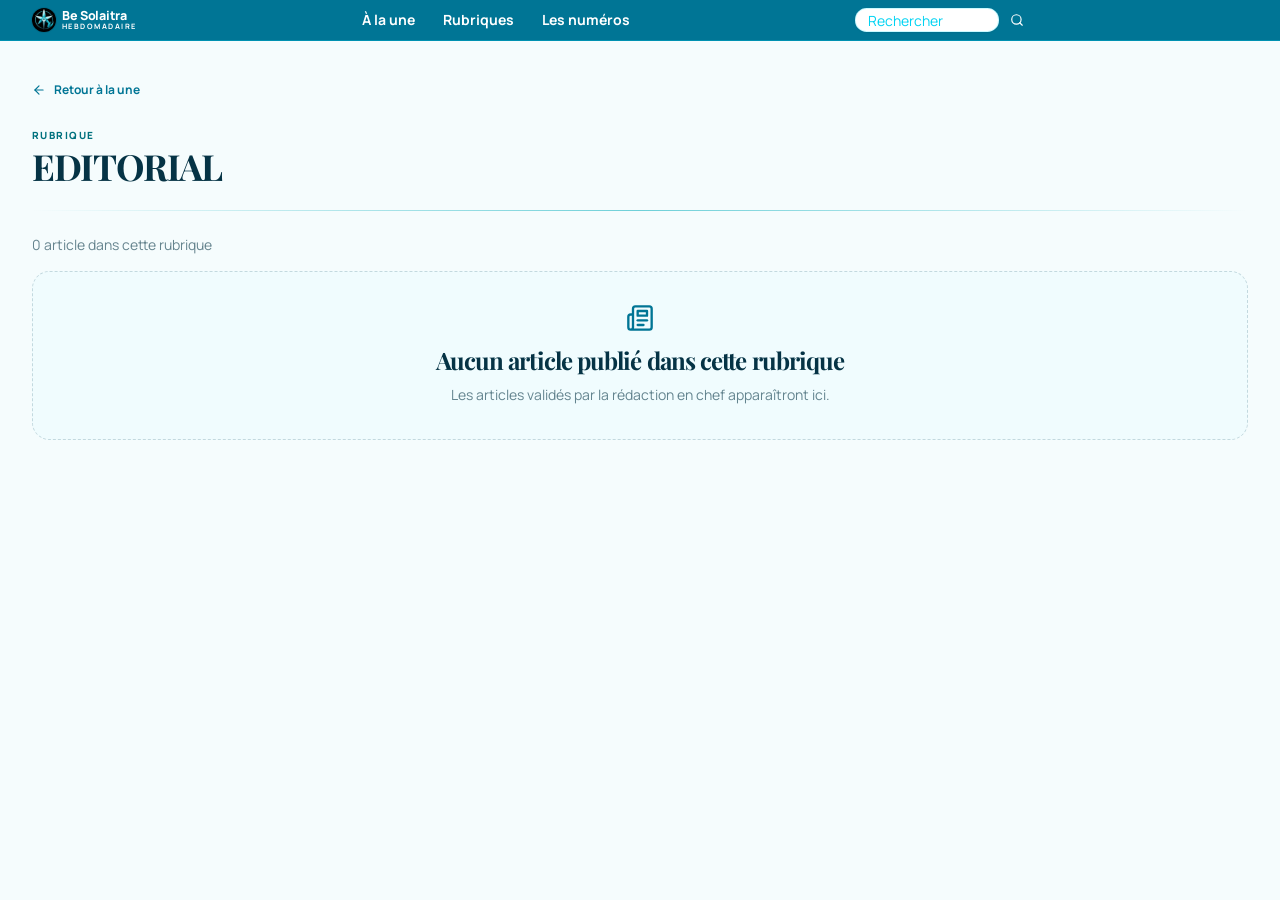
<file: rubrique/editorial/index.html>
<!DOCTYPE html>
<html lang="fr"><head>
    <meta charset="UTF-8">
    <meta name="viewport" content="width=device-width, initial-scale=1.0">
    <meta name="description" content="Be Solaitra, journal hebdomadaire malgache : actualités, société, culture et regards sur Madagascar.">
    
    <title>Be Solaitra — Journal hebdomadaire</title>
    <link rel="icon" type="image/jpeg" href="/logo.jpg">
    
    <link rel="stylesheet" crossorigin="" href="/assets/index-C3xdx4Vv.css">
  <style type="text/css">[data-sonner-toaster][dir=ltr],html[dir=ltr]{--toast-icon-margin-start:-3px;--toast-icon-margin-end:4px;--toast-svg-margin-start:-1px;--toast-svg-margin-end:0px;--toast-button-margin-start:auto;--toast-button-margin-end:0;--toast-close-button-start:0;--toast-close-button-end:unset;--toast-close-button-transform:translate(-35%, -35%)}[data-sonner-toaster][dir=rtl],html[dir=rtl]{--toast-icon-margin-start:4px;--toast-icon-margin-end:-3px;--toast-svg-margin-start:0px;--toast-svg-margin-end:-1px;--toast-button-margin-start:0;--toast-button-margin-end:auto;--toast-close-button-start:unset;--toast-close-button-end:0;--toast-close-button-transform:translate(35%, -35%)}[data-sonner-toaster]{position:fixed;width:var(--width);font-family:ui-sans-serif,system-ui,-apple-system,BlinkMacSystemFont,Segoe UI,Roboto,Helvetica Neue,Arial,Noto Sans,sans-serif,Apple Color Emoji,Segoe UI Emoji,Segoe UI Symbol,Noto Color Emoji;--gray1:hsl(0, 0%, 99%);--gray2:hsl(0, 0%, 97.3%);--gray3:hsl(0, 0%, 95.1%);--gray4:hsl(0, 0%, 93%);--gray5:hsl(0, 0%, 90.9%);--gray6:hsl(0, 0%, 88.7%);--gray7:hsl(0, 0%, 85.8%);--gray8:hsl(0, 0%, 78%);--gray9:hsl(0, 0%, 56.1%);--gray10:hsl(0, 0%, 52.3%);--gray11:hsl(0, 0%, 43.5%);--gray12:hsl(0, 0%, 9%);--border-radius:8px;box-sizing:border-box;padding:0;margin:0;list-style:none;outline:0;z-index:999999999;transition:transform .4s ease}@media (hover:none) and (pointer:coarse){[data-sonner-toaster][data-lifted=true]{transform:none}}[data-sonner-toaster][data-x-position=right]{right:var(--offset-right)}[data-sonner-toaster][data-x-position=left]{left:var(--offset-left)}[data-sonner-toaster][data-x-position=center]{left:50%;transform:translateX(-50%)}[data-sonner-toaster][data-y-position=top]{top:var(--offset-top)}[data-sonner-toaster][data-y-position=bottom]{bottom:var(--offset-bottom)}[data-sonner-toast]{--y:translateY(100%);--lift-amount:calc(var(--lift) * var(--gap));z-index:var(--z-index);position:absolute;opacity:0;transform:var(--y);touch-action:none;transition:transform .4s,opacity .4s,height .4s,box-shadow .2s;box-sizing:border-box;outline:0;overflow-wrap:anywhere}[data-sonner-toast][data-styled=true]{padding:16px;background:var(--normal-bg);border:1px solid var(--normal-border);color:var(--normal-text);border-radius:var(--border-radius);box-shadow:0 4px 12px rgba(0,0,0,.1);width:var(--width);font-size:13px;display:flex;align-items:center;gap:6px}[data-sonner-toast]:focus-visible{box-shadow:0 4px 12px rgba(0,0,0,.1),0 0 0 2px rgba(0,0,0,.2)}[data-sonner-toast][data-y-position=top]{top:0;--y:translateY(-100%);--lift:1;--lift-amount:calc(1 * var(--gap))}[data-sonner-toast][data-y-position=bottom]{bottom:0;--y:translateY(100%);--lift:-1;--lift-amount:calc(var(--lift) * var(--gap))}[data-sonner-toast][data-styled=true] [data-description]{font-weight:400;line-height:1.4;color:#3f3f3f}[data-rich-colors=true][data-sonner-toast][data-styled=true] [data-description]{color:inherit}[data-sonner-toaster][data-sonner-theme=dark] [data-description]{color:#e8e8e8}[data-sonner-toast][data-styled=true] [data-title]{font-weight:500;line-height:1.5;color:inherit}[data-sonner-toast][data-styled=true] [data-icon]{display:flex;height:16px;width:16px;position:relative;justify-content:flex-start;align-items:center;flex-shrink:0;margin-left:var(--toast-icon-margin-start);margin-right:var(--toast-icon-margin-end)}[data-sonner-toast][data-promise=true] [data-icon]>svg{opacity:0;transform:scale(.8);transform-origin:center;animation:sonner-fade-in .3s ease forwards}[data-sonner-toast][data-styled=true] [data-icon]>*{flex-shrink:0}[data-sonner-toast][data-styled=true] [data-icon] svg{margin-left:var(--toast-svg-margin-start);margin-right:var(--toast-svg-margin-end)}[data-sonner-toast][data-styled=true] [data-content]{display:flex;flex-direction:column;gap:2px;flex:1;min-width:0}[data-sonner-toast][data-styled=true] [data-button]{border-radius:4px;padding-left:8px;padding-right:8px;height:24px;font-size:12px;color:var(--normal-bg);background:var(--normal-text);margin-left:var(--toast-button-margin-start);margin-right:var(--toast-button-margin-end);border:none;font-weight:500;cursor:pointer;outline:0;display:flex;align-items:center;flex-shrink:0;transition:opacity .4s,box-shadow .2s}[data-sonner-toast][data-styled=true] [data-button]:focus-visible{box-shadow:0 0 0 2px rgba(0,0,0,.4)}[data-sonner-toast][data-styled=true] [data-button]:first-of-type{margin-left:var(--toast-button-margin-start);margin-right:var(--toast-button-margin-end)}[data-sonner-toast][data-styled=true] [data-cancel]{color:var(--normal-text);background:rgba(0,0,0,.08)}[data-sonner-toaster][data-sonner-theme=dark] [data-sonner-toast][data-styled=true] [data-cancel]{background:rgba(255,255,255,.3)}[data-sonner-toast][data-styled=true] [data-close-button]{position:absolute;left:var(--toast-close-button-start);right:var(--toast-close-button-end);top:0;height:20px;width:20px;display:flex;justify-content:center;align-items:center;padding:0;color:var(--normal-text);background:var(--normal-bg);border:1px solid var(--normal-border);transform:var(--toast-close-button-transform);border-radius:50%;cursor:pointer;z-index:1;transition:opacity .1s,background .2s,border-color .2s}[data-sonner-toast][data-styled=true] [data-close-button]:focus-visible{box-shadow:0 4px 12px rgba(0,0,0,.1),0 0 0 2px rgba(0,0,0,.2)}[data-sonner-toast][data-styled=true] [data-disabled=true]{cursor:not-allowed}[data-sonner-toast][data-styled=true]:hover [data-close-button]:hover{background:var(--gray2);border-color:var(--gray5)}[data-sonner-toast][data-swiping=true]::before{content:'';position:absolute;left:-100%;right:-100%;height:100%;z-index:-1}[data-sonner-toast][data-y-position=top][data-swiping=true]::before{bottom:50%;transform:scaleY(3) translateY(50%)}[data-sonner-toast][data-y-position=bottom][data-swiping=true]::before{top:50%;transform:scaleY(3) translateY(-50%)}[data-sonner-toast][data-swiping=false][data-removed=true]::before{content:'';position:absolute;inset:0;transform:scaleY(2)}[data-sonner-toast][data-expanded=true]::after{content:'';position:absolute;left:0;height:calc(var(--gap) + 1px);bottom:100%;width:100%}[data-sonner-toast][data-mounted=true]{--y:translateY(0);opacity:1}[data-sonner-toast][data-expanded=false][data-front=false]{--scale:var(--toasts-before) * 0.05 + 1;--y:translateY(calc(var(--lift-amount) * var(--toasts-before))) scale(calc(-1 * var(--scale)));height:var(--front-toast-height)}[data-sonner-toast]>*{transition:opacity .4s}[data-sonner-toast][data-x-position=right]{right:0}[data-sonner-toast][data-x-position=left]{left:0}[data-sonner-toast][data-expanded=false][data-front=false][data-styled=true]>*{opacity:0}[data-sonner-toast][data-visible=false]{opacity:0;pointer-events:none}[data-sonner-toast][data-mounted=true][data-expanded=true]{--y:translateY(calc(var(--lift) * var(--offset)));height:var(--initial-height)}[data-sonner-toast][data-removed=true][data-front=true][data-swipe-out=false]{--y:translateY(calc(var(--lift) * -100%));opacity:0}[data-sonner-toast][data-removed=true][data-front=false][data-swipe-out=false][data-expanded=true]{--y:translateY(calc(var(--lift) * var(--offset) + var(--lift) * -100%));opacity:0}[data-sonner-toast][data-removed=true][data-front=false][data-swipe-out=false][data-expanded=false]{--y:translateY(40%);opacity:0;transition:transform .5s,opacity .2s}[data-sonner-toast][data-removed=true][data-front=false]::before{height:calc(var(--initial-height) + 20%)}[data-sonner-toast][data-swiping=true]{transform:var(--y) translateY(var(--swipe-amount-y,0)) translateX(var(--swipe-amount-x,0));transition:none}[data-sonner-toast][data-swiped=true]{-webkit-user-select:none;user-select:none}[data-sonner-toast][data-swipe-out=true][data-y-position=bottom],[data-sonner-toast][data-swipe-out=true][data-y-position=top]{animation-duration:.2s;animation-timing-function:ease-out;animation-fill-mode:forwards}[data-sonner-toast][data-swipe-out=true][data-swipe-direction=left]{animation-name:swipe-out-left}[data-sonner-toast][data-swipe-out=true][data-swipe-direction=right]{animation-name:swipe-out-right}[data-sonner-toast][data-swipe-out=true][data-swipe-direction=up]{animation-name:swipe-out-up}[data-sonner-toast][data-swipe-out=true][data-swipe-direction=down]{animation-name:swipe-out-down}@keyframes swipe-out-left{from{transform:var(--y) translateX(var(--swipe-amount-x));opacity:1}to{transform:var(--y) translateX(calc(var(--swipe-amount-x) - 100%));opacity:0}}@keyframes swipe-out-right{from{transform:var(--y) translateX(var(--swipe-amount-x));opacity:1}to{transform:var(--y) translateX(calc(var(--swipe-amount-x) + 100%));opacity:0}}@keyframes swipe-out-up{from{transform:var(--y) translateY(var(--swipe-amount-y));opacity:1}to{transform:var(--y) translateY(calc(var(--swipe-amount-y) - 100%));opacity:0}}@keyframes swipe-out-down{from{transform:var(--y) translateY(var(--swipe-amount-y));opacity:1}to{transform:var(--y) translateY(calc(var(--swipe-amount-y) + 100%));opacity:0}}@media (max-width:600px){[data-sonner-toaster]{position:fixed;right:var(--mobile-offset-right);left:var(--mobile-offset-left);width:100%}[data-sonner-toaster][dir=rtl]{left:calc(var(--mobile-offset-left) * -1)}[data-sonner-toaster] [data-sonner-toast]{left:0;right:0;width:calc(100% - var(--mobile-offset-left) * 2)}[data-sonner-toaster][data-x-position=left]{left:var(--mobile-offset-left)}[data-sonner-toaster][data-y-position=bottom]{bottom:var(--mobile-offset-bottom)}[data-sonner-toaster][data-y-position=top]{top:var(--mobile-offset-top)}[data-sonner-toaster][data-x-position=center]{left:var(--mobile-offset-left);right:var(--mobile-offset-right);transform:none}}[data-sonner-toaster][data-sonner-theme=light]{--normal-bg:#fff;--normal-border:var(--gray4);--normal-text:var(--gray12);--success-bg:hsl(143, 85%, 96%);--success-border:hsl(145, 92%, 87%);--success-text:hsl(140, 100%, 27%);--info-bg:hsl(208, 100%, 97%);--info-border:hsl(221, 91%, 93%);--info-text:hsl(210, 92%, 45%);--warning-bg:hsl(49, 100%, 97%);--warning-border:hsl(49, 91%, 84%);--warning-text:hsl(31, 92%, 45%);--error-bg:hsl(359, 100%, 97%);--error-border:hsl(359, 100%, 94%);--error-text:hsl(360, 100%, 45%)}[data-sonner-toaster][data-sonner-theme=light] [data-sonner-toast][data-invert=true]{--normal-bg:#000;--normal-border:hsl(0, 0%, 20%);--normal-text:var(--gray1)}[data-sonner-toaster][data-sonner-theme=dark] [data-sonner-toast][data-invert=true]{--normal-bg:#fff;--normal-border:var(--gray3);--normal-text:var(--gray12)}[data-sonner-toaster][data-sonner-theme=dark]{--normal-bg:#000;--normal-bg-hover:hsl(0, 0%, 12%);--normal-border:hsl(0, 0%, 20%);--normal-border-hover:hsl(0, 0%, 25%);--normal-text:var(--gray1);--success-bg:hsl(150, 100%, 6%);--success-border:hsl(147, 100%, 12%);--success-text:hsl(150, 86%, 65%);--info-bg:hsl(215, 100%, 6%);--info-border:hsl(223, 43%, 17%);--info-text:hsl(216, 87%, 65%);--warning-bg:hsl(64, 100%, 6%);--warning-border:hsl(60, 100%, 9%);--warning-text:hsl(46, 87%, 65%);--error-bg:hsl(358, 76%, 10%);--error-border:hsl(357, 89%, 16%);--error-text:hsl(358, 100%, 81%)}[data-sonner-toaster][data-sonner-theme=dark] [data-sonner-toast] [data-close-button]{background:var(--normal-bg);border-color:var(--normal-border);color:var(--normal-text)}[data-sonner-toaster][data-sonner-theme=dark] [data-sonner-toast] [data-close-button]:hover{background:var(--normal-bg-hover);border-color:var(--normal-border-hover)}[data-rich-colors=true][data-sonner-toast][data-type=success]{background:var(--success-bg);border-color:var(--success-border);color:var(--success-text)}[data-rich-colors=true][data-sonner-toast][data-type=success] [data-close-button]{background:var(--success-bg);border-color:var(--success-border);color:var(--success-text)}[data-rich-colors=true][data-sonner-toast][data-type=info]{background:var(--info-bg);border-color:var(--info-border);color:var(--info-text)}[data-rich-colors=true][data-sonner-toast][data-type=info] [data-close-button]{background:var(--info-bg);border-color:var(--info-border);color:var(--info-text)}[data-rich-colors=true][data-sonner-toast][data-type=warning]{background:var(--warning-bg);border-color:var(--warning-border);color:var(--warning-text)}[data-rich-colors=true][data-sonner-toast][data-type=warning] [data-close-button]{background:var(--warning-bg);border-color:var(--warning-border);color:var(--warning-text)}[data-rich-colors=true][data-sonner-toast][data-type=error]{background:var(--error-bg);border-color:var(--error-border);color:var(--error-text)}[data-rich-colors=true][data-sonner-toast][data-type=error] [data-close-button]{background:var(--error-bg);border-color:var(--error-border);color:var(--error-text)}.sonner-loading-wrapper{--size:16px;height:var(--size);width:var(--size);position:absolute;inset:0;z-index:10}.sonner-loading-wrapper[data-visible=false]{transform-origin:center;animation:sonner-fade-out .2s ease forwards}.sonner-spinner{position:relative;top:50%;left:50%;height:var(--size);width:var(--size)}.sonner-loading-bar{animation:sonner-spin 1.2s linear infinite;background:var(--gray11);border-radius:6px;height:8%;left:-10%;position:absolute;top:-3.9%;width:24%}.sonner-loading-bar:first-child{animation-delay:-1.2s;transform:rotate(.0001deg) translate(146%)}.sonner-loading-bar:nth-child(2){animation-delay:-1.1s;transform:rotate(30deg) translate(146%)}.sonner-loading-bar:nth-child(3){animation-delay:-1s;transform:rotate(60deg) translate(146%)}.sonner-loading-bar:nth-child(4){animation-delay:-.9s;transform:rotate(90deg) translate(146%)}.sonner-loading-bar:nth-child(5){animation-delay:-.8s;transform:rotate(120deg) translate(146%)}.sonner-loading-bar:nth-child(6){animation-delay:-.7s;transform:rotate(150deg) translate(146%)}.sonner-loading-bar:nth-child(7){animation-delay:-.6s;transform:rotate(180deg) translate(146%)}.sonner-loading-bar:nth-child(8){animation-delay:-.5s;transform:rotate(210deg) translate(146%)}.sonner-loading-bar:nth-child(9){animation-delay:-.4s;transform:rotate(240deg) translate(146%)}.sonner-loading-bar:nth-child(10){animation-delay:-.3s;transform:rotate(270deg) translate(146%)}.sonner-loading-bar:nth-child(11){animation-delay:-.2s;transform:rotate(300deg) translate(146%)}.sonner-loading-bar:nth-child(12){animation-delay:-.1s;transform:rotate(330deg) translate(146%)}@keyframes sonner-fade-in{0%{opacity:0;transform:scale(.8)}100%{opacity:1;transform:scale(1)}}@keyframes sonner-fade-out{0%{opacity:1;transform:scale(1)}100%{opacity:0;transform:scale(.8)}}@keyframes sonner-spin{0%{opacity:1}100%{opacity:.15}}@media (prefers-reduced-motion){.sonner-loading-bar,[data-sonner-toast],[data-sonner-toast]>*{transition:none!important;animation:none!important}}.sonner-loader{position:absolute;top:50%;left:50%;transform:translate(-50%,-50%);transform-origin:center;transition:opacity .2s,transform .2s}.sonner-loader[data-visible=false]{opacity:0;transform:scale(.8) translate(-50%,-50%)}</style></head>
  <body>
    <div id="root"><section aria-label="Notifications alt+T" tabindex="-1" aria-live="polite" aria-relevant="additions text" aria-atomic="false" data-react-aria-top-layer="true"></section><div class="min-h-screen"><header class="sticky top-0 z-40 border-b border-cyan-400/30 bg-cyan-700 text-white backdrop-blur-xl"><div class="container"><div class="flex h-10 items-center justify-between gap-2"><a aria-label="Accueil Be Solaitra" href="/" class="flex shrink-0 items-center gap-1.5"><img alt="Logo Be Solaitra" class="size-6 rounded-full bg-black object-cover ring-1 ring-cyan-950/15" src="/logo.jpg"><span class="leading-none"><strong class="block text-[.78rem] font-extrabold tracking-tight text-white hover:text-white">Be Solaitra</strong><span class="mt-px block text-[0.46rem] font-bold tracking-[0.2em] text-white">HEBDOMADAIRE</span></span></a><nav class="hidden items-center gap-3 text-sm font-bold text-white xl:flex" aria-label="Navigation principale"><a href="/" class="transition-colors duration-200 hover:bg-cyan-500 hover:text-white px-2 py-1 rounded-md">À la une</a><a href="/#rubriques" class="transition-colors duration-200 hover:bg-cyan-500 hover:text-white px-2 py-1 rounded-md">Rubriques</a><a href="/numeros" class="transition-colors duration-200 hover:bg-cyan-500 hover:text-white px-2 py-1 rounded-md">Les numéros</a></nav><form class="hidden items-center gap-1 lg:flex" role="search" aria-label="Rechercher un article" action="/recherche/" method="get"><input data-slot="input" class="file:text-foreground selection:bg-primary selection:text-primary-foreground dark:bg-input/30 min-w-0 rounded-md border px-3 py-1 shadow-xs transition-[color,box-shadow] outline-none file:inline-flex file:h-7 file:border-0 file:bg-transparent file:text-sm file:font-medium disabled:pointer-events-none disabled:cursor-not-allowed disabled:opacity-50 md:text-sm focus-visible:border-ring focus-visible:ring-ring/50 focus-visible:ring-[3px] aria-invalid:ring-destructive/20 dark:aria-invalid:ring-destructive/40 aria-invalid:border-destructive h-6 w-36 border-cyan-300/30 bg-white text-[.65rem] text-cyan-900 placeholder:text-cyan-400 xl:w-36" placeholder="Rechercher" value="" name="q"><button data-slot="button" class="inline-flex items-center justify-center gap-2 whitespace-nowrap rounded-md text-sm font-medium transition-all disabled:pointer-events-none disabled:opacity-50 [&amp;_svg]:pointer-events-none [&amp;_svg:not([class*='size-'])]:size-4 shrink-0 [&amp;_svg]:shrink-0 outline-none focus-visible:border-ring focus-visible:ring-ring/50 focus-visible:ring-[3px] aria-invalid:ring-destructive/20 dark:aria-invalid:ring-destructive/40 aria-invalid:border-destructive dark:hover:bg-accent/50 size-7 text-white hover:bg-cyan-500/50" type="submit" aria-label="Lancer la recherche" data-vitrine-keep=""><svg xmlns="http://www.w3.org/2000/svg" width="24" height="24" viewBox="0 0 24 24" fill="none" stroke="currentColor" stroke-width="2" stroke-linecap="round" stroke-linejoin="round" class="lucide lucide-search size-3.5"><circle cx="11" cy="11" r="8"></circle><path d="m21 21-4.3-4.3"></path></svg></button></form><div class="flex items-center gap-1.5"><a href="/recherche/" class="inline-flex items-center justify-center gap-2 whitespace-nowrap rounded-md text-sm font-medium transition-all disabled:pointer-events-none disabled:opacity-50 [&amp;_svg]:pointer-events-none [&amp;_svg:not([class*='size-'])]:size-4 shrink-0 [&amp;_svg]:shrink-0 outline-none focus-visible:border-ring focus-visible:ring-ring/50 focus-visible:ring-[3px] aria-invalid:ring-destructive/20 dark:aria-invalid:ring-destructive/40 aria-invalid:border-destructive dark:hover:bg-accent/50 size-7 text-white hover:bg-cyan-500/50 lg:hidden" aria-label="Rechercher"><svg xmlns="http://www.w3.org/2000/svg" width="24" height="24" viewBox="0 0 24 24" fill="none" stroke="currentColor" stroke-width="2" stroke-linecap="round" stroke-linejoin="round" class="lucide lucide-search size-3.5"><circle cx="11" cy="11" r="8"></circle><path d="m21 21-4.3-4.3"></path></svg></a><button data-slot="button" class="inline-flex items-center justify-center gap-2 whitespace-nowrap rounded-md text-sm font-medium transition-all disabled:pointer-events-none disabled:opacity-50 [&amp;_svg]:pointer-events-none [&amp;_svg:not([class*='size-'])]:size-4 shrink-0 [&amp;_svg]:shrink-0 outline-none focus-visible:border-ring focus-visible:ring-ring/50 focus-visible:ring-[3px] aria-invalid:ring-destructive/20 dark:aria-invalid:ring-destructive/40 aria-invalid:border-destructive dark:hover:bg-accent/50 size-7 text-white hover:bg-cyan-500/50 lg:hidden" aria-label="Ouvrir le menu" aria-expanded="false" id="vitrine-menu-btn" type="button" aria-controls="vitrine-menu" data-vitrine-keep=""><svg xmlns="http://www.w3.org/2000/svg" width="24" height="24" viewBox="0 0 24 24" fill="none" stroke="currentColor" stroke-width="2" stroke-linecap="round" stroke-linejoin="round" class="lucide lucide-menu size-4"><line x1="4" x2="20" y1="12" y2="12"></line><line x1="4" x2="20" y1="6" y2="6"></line><line x1="4" x2="20" y1="18" y2="18"></line></svg></button></div></div><div id="vitrine-menu" hidden="" class="border-t border-white/20 py-3 lg:hidden"><nav class="grid grid-cols-3 gap-1 text-center text-[.66rem] font-bold text-white" aria-label="Navigation mobile"><a href="/" class="rounded-md px-1 py-2 transition-colors duration-200 hover:bg-cyan-500 hover:text-white">À la une</a><a href="/#rubriques" class="rounded-md px-1 py-2 transition-colors duration-200 hover:bg-cyan-500 hover:text-white">Rubriques</a><a href="/numeros/" class="rounded-md px-1 py-2 transition-colors duration-200 hover:bg-cyan-500 hover:text-white">Numéros</a></nav></div></div></header><main class="container py-7 md:py-10"><a href="/" class="inline-flex items-center gap-2 text-xs font-bold text-cyan-700 hover:text-cyan-900"><svg xmlns="http://www.w3.org/2000/svg" width="24" height="24" viewBox="0 0 24 24" fill="none" stroke="currentColor" stroke-width="2" stroke-linecap="round" stroke-linejoin="round" class="lucide lucide-arrow-left size-3.5"><path d="m12 19-7-7 7-7"></path><path d="M19 12H5"></path></svg> Retour à la une</a><p class="eyebrow mt-6">Rubrique</p><h1 class="ink-title mt-1 text-3xl font-bold text-cyan-950 sm:text-4xl">EDITORIAL</h1><div class="newspaper-rule my-6"></div><p class="mb-4 text-sm text-cyan-950/60">0 article dans cette rubrique</p><div class="rounded-xl border border-dashed border-cyan-900/20 bg-cyan-50/45 p-8 text-center"><svg xmlns="http://www.w3.org/2000/svg" width="24" height="24" viewBox="0 0 24 24" fill="none" stroke="currentColor" stroke-width="2" stroke-linecap="round" stroke-linejoin="round" class="lucide lucide-newspaper mx-auto size-7 text-cyan-700"><path d="M4 22h16a2 2 0 0 0 2-2V4a2 2 0 0 0-2-2H8a2 2 0 0 0-2 2v16a2 2 0 0 1-2 2Zm0 0a2 2 0 0 1-2-2v-9c0-1.1.9-2 2-2h2"></path><path d="M18 14h-8"></path><path d="M15 18h-5"></path><path d="M10 6h8v4h-8V6Z"></path></svg><h2 class="ink-title mt-3 text-2xl font-bold text-cyan-950">Aucun article publié dans cette rubrique</h2><p class="mt-2 text-sm leading-relaxed text-cyan-950/60">Les articles validés par la rédaction en chef apparaîtront ici.</p></div></main></div></div>
    
  

<script src="/vitrine.js" defer></script></body></html>
</file>
<file: assets/index-C3xdx4Vv.css>
@font-face{font-family:Manrope;font-style:normal;font-display:swap;font-weight:400;src:url([data-uri]) format("woff2"),url([data-uri]) format("woff");unicode-range:U+0460-052F,U+1C80-1C8A,U+20B4,U+2DE0-2DFF,U+A640-A69F,U+FE2E-FE2F}@font-face{font-family:Manrope;font-style:normal;font-display:swap;font-weight:400;src:url(/assets/manrope-cyrillic-400-normal-BMzJvInZ.woff2) format("woff2"),url(/assets/manrope-cyrillic-400-normal-Dvx59UGC.woff) format("woff");unicode-range:U+0301,U+0400-045F,U+0490-0491,U+04B0-04B1,U+2116}@font-face{font-family:Manrope;font-style:normal;font-display:swap;font-weight:400;src:url(/assets/manrope-greek-400-normal-CM4qok81.woff2) format("woff2"),url(/assets/manrope-greek-400-normal-DuX9RsAR.woff) format("woff");unicode-range:U+0370-0377,U+037A-037F,U+0384-038A,U+038C,U+038E-03A1,U+03A3-03FF}@font-face{font-family:Manrope;font-style:normal;font-display:swap;font-weight:400;src:url(/assets/manrope-vietnamese-400-normal-DHb3EETF.woff2) format("woff2"),url(/assets/manrope-vietnamese-400-normal-D7E_mLGF.woff) format("woff");unicode-range:U+0102-0103,U+0110-0111,U+0128-0129,U+0168-0169,U+01A0-01A1,U+01AF-01B0,U+0300-0301,U+0303-0304,U+0308-0309,U+0323,U+0329,U+1EA0-1EF9,U+20AB}@font-face{font-family:Manrope;font-style:normal;font-display:swap;font-weight:400;src:url(/assets/manrope-latin-ext-400-normal-CMDvPJRp.woff2) format("woff2"),url(/assets/manrope-latin-ext-400-normal-C-X6QNXX.woff) format("woff");unicode-range:U+0100-02BA,U+02BD-02C5,U+02C7-02CC,U+02CE-02D7,U+02DD-02FF,U+0304,U+0308,U+0329,U+1D00-1DBF,U+1E00-1E9F,U+1EF2-1EFF,U+2020,U+20A0-20AB,U+20AD-20C0,U+2113,U+2C60-2C7F,U+A720-A7FF}@font-face{font-family:Manrope;font-style:normal;font-display:swap;font-weight:400;src:url(/assets/manrope-latin-400-normal-PaqtzbVb.woff2) format("woff2"),url(/assets/manrope-latin-400-normal-8tf8FM3T.woff) format("woff");unicode-range:U+0000-00FF,U+0131,U+0152-0153,U+02BB-02BC,U+02C6,U+02DA,U+02DC,U+0304,U+0308,U+0329,U+2000-206F,U+20AC,U+2122,U+2191,U+2193,U+2212,U+2215,U+FEFF,U+FFFD}@font-face{font-family:Manrope;font-style:normal;font-display:swap;font-weight:500;src:url([data-uri]) format("woff2"),url([data-uri]) format("woff");unicode-range:U+0460-052F,U+1C80-1C8A,U+20B4,U+2DE0-2DFF,U+A640-A69F,U+FE2E-FE2F}@font-face{font-family:Manrope;font-style:normal;font-display:swap;font-weight:500;src:url(/assets/manrope-cyrillic-500-normal-B1OEZity.woff2) format("woff2"),url(/assets/manrope-cyrillic-500-normal-CNwnNrRC.woff) format("woff");unicode-range:U+0301,U+0400-045F,U+0490-0491,U+04B0-04B1,U+2116}@font-face{font-family:Manrope;font-style:normal;font-display:swap;font-weight:500;src:url(/assets/manrope-greek-500-normal-GeMIHyWm.woff2) format("woff2"),url(/assets/manrope-greek-500-normal-DyxYGEtJ.woff) format("woff");unicode-range:U+0370-0377,U+037A-037F,U+0384-038A,U+038C,U+038E-03A1,U+03A3-03FF}@font-face{font-family:Manrope;font-style:normal;font-display:swap;font-weight:500;src:url(/assets/manrope-vietnamese-500-normal-DCXiE_xi.woff2) format("woff2"),url(/assets/manrope-vietnamese-500-normal-DaZ8i3XM.woff) format("woff");unicode-range:U+0102-0103,U+0110-0111,U+0128-0129,U+0168-0169,U+01A0-01A1,U+01AF-01B0,U+0300-0301,U+0303-0304,U+0308-0309,U+0323,U+0329,U+1EA0-1EF9,U+20AB}@font-face{font-family:Manrope;font-style:normal;font-display:swap;font-weight:500;src:url(/assets/manrope-latin-ext-500-normal-dm74KBQw.woff2) format("woff2"),url(/assets/manrope-latin-ext-500-normal-EtoS1VaI.woff) format("woff");unicode-range:U+0100-02BA,U+02BD-02C5,U+02C7-02CC,U+02CE-02D7,U+02DD-02FF,U+0304,U+0308,U+0329,U+1D00-1DBF,U+1E00-1E9F,U+1EF2-1EFF,U+2020,U+20A0-20AB,U+20AD-20C0,U+2113,U+2C60-2C7F,U+A720-A7FF}@font-face{font-family:Manrope;font-style:normal;font-display:swap;font-weight:500;src:url(/assets/manrope-latin-500-normal-BYYD-dBL.woff2) format("woff2"),url(/assets/manrope-latin-500-normal-DMZssgOp.woff) format("woff");unicode-range:U+0000-00FF,U+0131,U+0152-0153,U+02BB-02BC,U+02C6,U+02DA,U+02DC,U+0304,U+0308,U+0329,U+2000-206F,U+20AC,U+2122,U+2191,U+2193,U+2212,U+2215,U+FEFF,U+FFFD}@font-face{font-family:Manrope;font-style:normal;font-display:swap;font-weight:600;src:url([data-uri]) format("woff2"),url([data-uri]) format("woff");unicode-range:U+0460-052F,U+1C80-1C8A,U+20B4,U+2DE0-2DFF,U+A640-A69F,U+FE2E-FE2F}@font-face{font-family:Manrope;font-style:normal;font-display:swap;font-weight:600;src:url(/assets/manrope-cyrillic-600-normal-DvRl3Mj-.woff2) format("woff2"),url(/assets/manrope-cyrillic-600-normal-It4mZcQk.woff) format("woff");unicode-range:U+0301,U+0400-045F,U+0490-0491,U+04B0-04B1,U+2116}@font-face{font-family:Manrope;font-style:normal;font-display:swap;font-weight:600;src:url(/assets/manrope-greek-600-normal-BoRV6lzK.woff2) format("woff2"),url(/assets/manrope-greek-600-normal-CF2i9ZRY.woff) format("woff");unicode-range:U+0370-0377,U+037A-037F,U+0384-038A,U+038C,U+038E-03A1,U+03A3-03FF}@font-face{font-family:Manrope;font-style:normal;font-display:swap;font-weight:600;src:url(/assets/manrope-vietnamese-600-normal-C1J5PCl_.woff2) format("woff2"),url(/assets/manrope-vietnamese-600-normal-lA7a_7Ok.woff) format("woff");unicode-range:U+0102-0103,U+0110-0111,U+0128-0129,U+0168-0169,U+01A0-01A1,U+01AF-01B0,U+0300-0301,U+0303-0304,U+0308-0309,U+0323,U+0329,U+1EA0-1EF9,U+20AB}@font-face{font-family:Manrope;font-style:normal;font-display:swap;font-weight:600;src:url(/assets/manrope-latin-ext-600-normal-_gBojHdJ.woff2) format("woff2"),url(/assets/manrope-latin-ext-600-normal-u5Pl7hTU.woff) format("woff");unicode-range:U+0100-02BA,U+02BD-02C5,U+02C7-02CC,U+02CE-02D7,U+02DD-02FF,U+0304,U+0308,U+0329,U+1D00-1DBF,U+1E00-1E9F,U+1EF2-1EFF,U+2020,U+20A0-20AB,U+20AD-20C0,U+2113,U+2C60-2C7F,U+A720-A7FF}@font-face{font-family:Manrope;font-style:normal;font-display:swap;font-weight:600;src:url(/assets/manrope-latin-600-normal-4f0koTD-.woff2) format("woff2"),url(/assets/manrope-latin-600-normal-BqgrALkZ.woff) format("woff");unicode-range:U+0000-00FF,U+0131,U+0152-0153,U+02BB-02BC,U+02C6,U+02DA,U+02DC,U+0304,U+0308,U+0329,U+2000-206F,U+20AC,U+2122,U+2191,U+2193,U+2212,U+2215,U+FEFF,U+FFFD}@font-face{font-family:Manrope;font-style:normal;font-display:swap;font-weight:700;src:url([data-uri]) format("woff2"),url([data-uri]) format("woff");unicode-range:U+0460-052F,U+1C80-1C8A,U+20B4,U+2DE0-2DFF,U+A640-A69F,U+FE2E-FE2F}@font-face{font-family:Manrope;font-style:normal;font-display:swap;font-weight:700;src:url(/assets/manrope-cyrillic-700-normal-Dw_fZAg2.woff2) format("woff2"),url(/assets/manrope-cyrillic-700-normal-7JNVKxyl.woff) format("woff");unicode-range:U+0301,U+0400-045F,U+0490-0491,U+04B0-04B1,U+2116}@font-face{font-family:Manrope;font-style:normal;font-display:swap;font-weight:700;src:url(/assets/manrope-greek-700-normal-CHUG9PD8.woff2) format("woff2"),url(/assets/manrope-greek-700-normal-DyfsrCpP.woff) format("woff");unicode-range:U+0370-0377,U+037A-037F,U+0384-038A,U+038C,U+038E-03A1,U+03A3-03FF}@font-face{font-family:Manrope;font-style:normal;font-display:swap;font-weight:700;src:url(/assets/manrope-vietnamese-700-normal-CUqMx5-1.woff2) format("woff2"),url(/assets/manrope-vietnamese-700-normal-pt65Fn2Z.woff) format("woff");unicode-range:U+0102-0103,U+0110-0111,U+0128-0129,U+0168-0169,U+01A0-01A1,U+01AF-01B0,U+0300-0301,U+0303-0304,U+0308-0309,U+0323,U+0329,U+1EA0-1EF9,U+20AB}@font-face{font-family:Manrope;font-style:normal;font-display:swap;font-weight:700;src:url(/assets/manrope-latin-ext-700-normal-DYOwVNan.woff2) format("woff2"),url(/assets/manrope-latin-ext-700-normal-eVCcYqtJ.woff) format("woff");unicode-range:U+0100-02BA,U+02BD-02C5,U+02C7-02CC,U+02CE-02D7,U+02DD-02FF,U+0304,U+0308,U+0329,U+1D00-1DBF,U+1E00-1E9F,U+1EF2-1EFF,U+2020,U+20A0-20AB,U+20AD-20C0,U+2113,U+2C60-2C7F,U+A720-A7FF}@font-face{font-family:Manrope;font-style:normal;font-display:swap;font-weight:700;src:url(/assets/manrope-latin-700-normal-BZp_XxE4.woff2) format("woff2"),url(/assets/manrope-latin-700-normal-DGRFkw-m.woff) format("woff");unicode-range:U+0000-00FF,U+0131,U+0152-0153,U+02BB-02BC,U+02C6,U+02DA,U+02DC,U+0304,U+0308,U+0329,U+2000-206F,U+20AC,U+2122,U+2191,U+2193,U+2212,U+2215,U+FEFF,U+FFFD}@font-face{font-family:Manrope;font-style:normal;font-display:swap;font-weight:800;src:url([data-uri]) format("woff2"),url([data-uri]) format("woff");unicode-range:U+0460-052F,U+1C80-1C8A,U+20B4,U+2DE0-2DFF,U+A640-A69F,U+FE2E-FE2F}@font-face{font-family:Manrope;font-style:normal;font-display:swap;font-weight:800;src:url(/assets/manrope-cyrillic-800-normal-AvdZ5mAV.woff2) format("woff2"),url(/assets/manrope-cyrillic-800-normal-BuEMjQU-.woff) format("woff");unicode-range:U+0301,U+0400-045F,U+0490-0491,U+04B0-04B1,U+2116}@font-face{font-family:Manrope;font-style:normal;font-display:swap;font-weight:800;src:url(/assets/manrope-greek-800-normal-CDvU698_.woff2) format("woff2"),url(/assets/manrope-greek-800-normal-Bw-67qu9.woff) format("woff");unicode-range:U+0370-0377,U+037A-037F,U+0384-038A,U+038C,U+038E-03A1,U+03A3-03FF}@font-face{font-family:Manrope;font-style:normal;font-display:swap;font-weight:800;src:url(/assets/manrope-vietnamese-800-normal-ClPWri-A.woff2) format("woff2"),url(/assets/manrope-vietnamese-800-normal-bvg7iBCV.woff) format("woff");unicode-range:U+0102-0103,U+0110-0111,U+0128-0129,U+0168-0169,U+01A0-01A1,U+01AF-01B0,U+0300-0301,U+0303-0304,U+0308-0309,U+0323,U+0329,U+1EA0-1EF9,U+20AB}@font-face{font-family:Manrope;font-style:normal;font-display:swap;font-weight:800;src:url(/assets/manrope-latin-ext-800-normal-DdFx7KEb.woff2) format("woff2"),url(/assets/manrope-latin-ext-800-normal-BQAQsuQc.woff) format("woff");unicode-range:U+0100-02BA,U+02BD-02C5,U+02C7-02CC,U+02CE-02D7,U+02DD-02FF,U+0304,U+0308,U+0329,U+1D00-1DBF,U+1E00-1E9F,U+1EF2-1EFF,U+2020,U+20A0-20AB,U+20AD-20C0,U+2113,U+2C60-2C7F,U+A720-A7FF}@font-face{font-family:Manrope;font-style:normal;font-display:swap;font-weight:800;src:url(/assets/manrope-latin-800-normal-BfWYOv1c.woff2) format("woff2"),url(/assets/manrope-latin-800-normal-uHUdIJgA.woff) format("woff");unicode-range:U+0000-00FF,U+0131,U+0152-0153,U+02BB-02BC,U+02C6,U+02DA,U+02DC,U+0304,U+0308,U+0329,U+2000-206F,U+20AC,U+2122,U+2191,U+2193,U+2212,U+2215,U+FEFF,U+FFFD}@font-face{font-family:Playfair Display;font-style:normal;font-display:swap;font-weight:600;src:url(/assets/playfair-display-cyrillic-600-normal-oLY6jnZ7.woff2) format("woff2"),url(/assets/playfair-display-cyrillic-600-normal-DbWAkkgN.woff) format("woff");unicode-range:U+0301,U+0400-045F,U+0490-0491,U+04B0-04B1,U+2116}@font-face{font-family:Playfair Display;font-style:normal;font-display:swap;font-weight:600;src:url(/assets/playfair-display-vietnamese-600-normal-ICsRR-qJ.woff2) format("woff2"),url(/assets/playfair-display-vietnamese-600-normal-BPJkAZPN.woff) format("woff");unicode-range:U+0102-0103,U+0110-0111,U+0128-0129,U+0168-0169,U+01A0-01A1,U+01AF-01B0,U+0300-0301,U+0303-0304,U+0308-0309,U+0323,U+0329,U+1EA0-1EF9,U+20AB}@font-face{font-family:Playfair Display;font-style:normal;font-display:swap;font-weight:600;src:url(/assets/playfair-display-latin-ext-600-normal-CEjQclLc.woff2) format("woff2"),url(/assets/playfair-display-latin-ext-600-normal-BumBfC1v.woff) format("woff");unicode-range:U+0100-02BA,U+02BD-02C5,U+02C7-02CC,U+02CE-02D7,U+02DD-02FF,U+0304,U+0308,U+0329,U+1D00-1DBF,U+1E00-1E9F,U+1EF2-1EFF,U+2020,U+20A0-20AB,U+20AD-20C0,U+2113,U+2C60-2C7F,U+A720-A7FF}@font-face{font-family:Playfair Display;font-style:normal;font-display:swap;font-weight:600;src:url(/assets/playfair-display-latin-600-normal-CZLGqjJe.woff2) format("woff2"),url(/assets/playfair-display-latin-600-normal-CxxueQ0Z.woff) format("woff");unicode-range:U+0000-00FF,U+0131,U+0152-0153,U+02BB-02BC,U+02C6,U+02DA,U+02DC,U+0304,U+0308,U+0329,U+2000-206F,U+20AC,U+2122,U+2191,U+2193,U+2212,U+2215,U+FEFF,U+FFFD}@font-face{font-family:Playfair Display;font-style:normal;font-display:swap;font-weight:700;src:url(/assets/playfair-display-cyrillic-700-normal-Dw3uKy19.woff2) format("woff2"),url(/assets/playfair-display-cyrillic-700-normal-Dk1mTcxf.woff) format("woff");unicode-range:U+0301,U+0400-045F,U+0490-0491,U+04B0-04B1,U+2116}@font-face{font-family:Playfair Display;font-style:normal;font-display:swap;font-weight:700;src:url(/assets/playfair-display-vietnamese-700-normal-CaKJSIny.woff2) format("woff2"),url(/assets/playfair-display-vietnamese-700-normal-Cr1rw0mr.woff) format("woff");unicode-range:U+0102-0103,U+0110-0111,U+0128-0129,U+0168-0169,U+01A0-01A1,U+01AF-01B0,U+0300-0301,U+0303-0304,U+0308-0309,U+0323,U+0329,U+1EA0-1EF9,U+20AB}@font-face{font-family:Playfair Display;font-style:normal;font-display:swap;font-weight:700;src:url(/assets/playfair-display-latin-ext-700-normal-C58ejOkc.woff2) format("woff2"),url(/assets/playfair-display-latin-ext-700-normal-D5HUU8GT.woff) format("woff");unicode-range:U+0100-02BA,U+02BD-02C5,U+02C7-02CC,U+02CE-02D7,U+02DD-02FF,U+0304,U+0308,U+0329,U+1D00-1DBF,U+1E00-1E9F,U+1EF2-1EFF,U+2020,U+20A0-20AB,U+20AD-20C0,U+2113,U+2C60-2C7F,U+A720-A7FF}@font-face{font-family:Playfair Display;font-style:normal;font-display:swap;font-weight:700;src:url(/assets/playfair-display-latin-700-normal-CuDiGg7c.woff2) format("woff2"),url(/assets/playfair-display-latin-700-normal-Bc_1Q1cG.woff) format("woff");unicode-range:U+0000-00FF,U+0131,U+0152-0153,U+02BB-02BC,U+02C6,U+02DA,U+02DC,U+0304,U+0308,U+0329,U+2000-206F,U+20AC,U+2122,U+2191,U+2193,U+2212,U+2215,U+FEFF,U+FFFD}@font-face{font-family:Playfair Display;font-style:normal;font-display:swap;font-weight:800;src:url(/assets/playfair-display-cyrillic-800-normal-BNMG-Q7a.woff2) format("woff2"),url(/assets/playfair-display-cyrillic-800-normal-Drcgs-AM.woff) format("woff");unicode-range:U+0301,U+0400-045F,U+0490-0491,U+04B0-04B1,U+2116}@font-face{font-family:Playfair Display;font-style:normal;font-display:swap;font-weight:800;src:url(/assets/playfair-display-vietnamese-800-normal-eAF99_Jc.woff2) format("woff2"),url(/assets/playfair-display-vietnamese-800-normal-DQKEhsq9.woff) format("woff");unicode-range:U+0102-0103,U+0110-0111,U+0128-0129,U+0168-0169,U+01A0-01A1,U+01AF-01B0,U+0300-0301,U+0303-0304,U+0308-0309,U+0323,U+0329,U+1EA0-1EF9,U+20AB}@font-face{font-family:Playfair Display;font-style:normal;font-display:swap;font-weight:800;src:url(/assets/playfair-display-latin-ext-800-normal-ZgHWgVpM.woff2) format("woff2"),url(/assets/playfair-display-latin-ext-800-normal-DD7uHqs8.woff) format("woff");unicode-range:U+0100-02BA,U+02BD-02C5,U+02C7-02CC,U+02CE-02D7,U+02DD-02FF,U+0304,U+0308,U+0329,U+1D00-1DBF,U+1E00-1E9F,U+1EF2-1EFF,U+2020,U+20A0-20AB,U+20AD-20C0,U+2113,U+2C60-2C7F,U+A720-A7FF}@font-face{font-family:Playfair Display;font-style:normal;font-display:swap;font-weight:800;src:url(/assets/playfair-display-latin-800-normal-lwhkvH_6.woff2) format("woff2"),url(/assets/playfair-display-latin-800-normal-D0Xz4t1K.woff) format("woff");unicode-range:U+0000-00FF,U+0131,U+0152-0153,U+02BB-02BC,U+02C6,U+02DA,U+02DC,U+0304,U+0308,U+0329,U+2000-206F,U+20AC,U+2122,U+2191,U+2193,U+2212,U+2215,U+FEFF,U+FFFD}@font-face{font-family:Playfair Display;font-style:italic;font-display:swap;font-weight:700;src:url(/assets/playfair-display-cyrillic-700-italic-DNZWWj68.woff2) format("woff2"),url(/assets/playfair-display-cyrillic-700-italic-Bs5sqlIY.woff) format("woff");unicode-range:U+0301,U+0400-045F,U+0490-0491,U+04B0-04B1,U+2116}@font-face{font-family:Playfair Display;font-style:italic;font-display:swap;font-weight:700;src:url(/assets/playfair-display-vietnamese-700-italic-BhFv1_vq.woff2) format("woff2"),url(/assets/playfair-display-vietnamese-700-italic-DIDyk811.woff) format("woff");unicode-range:U+0102-0103,U+0110-0111,U+0128-0129,U+0168-0169,U+01A0-01A1,U+01AF-01B0,U+0300-0301,U+0303-0304,U+0308-0309,U+0323,U+0329,U+1EA0-1EF9,U+20AB}@font-face{font-family:Playfair Display;font-style:italic;font-display:swap;font-weight:700;src:url(/assets/playfair-display-latin-ext-700-italic-DsMbH0-z.woff2) format("woff2"),url(/assets/playfair-display-latin-ext-700-italic-BF6mSdbu.woff) format("woff");unicode-range:U+0100-02BA,U+02BD-02C5,U+02C7-02CC,U+02CE-02D7,U+02DD-02FF,U+0304,U+0308,U+0329,U+1D00-1DBF,U+1E00-1E9F,U+1EF2-1EFF,U+2020,U+20A0-20AB,U+20AD-20C0,U+2113,U+2C60-2C7F,U+A720-A7FF}@font-face{font-family:Playfair Display;font-style:italic;font-display:swap;font-weight:700;src:url(/assets/playfair-display-latin-700-italic-CB566L-e.woff2) format("woff2"),url(/assets/playfair-display-latin-700-italic-DgrU7w_p.woff) format("woff");unicode-range:U+0000-00FF,U+0131,U+0152-0153,U+02BB-02BC,U+02C6,U+02DA,U+02DC,U+0304,U+0308,U+0329,U+2000-206F,U+20AC,U+2122,U+2191,U+2193,U+2212,U+2215,U+FEFF,U+FFFD}@layer properties{@supports (((-webkit-hyphens:none)) and (not (margin-trim:inline))) or ((-moz-orient:inline) and (not (color:rgb(from red r g b)))){*,:before,:after,::backdrop{--tw-translate-x:0;--tw-translate-y:0;--tw-translate-z:0;--tw-rotate-x:initial;--tw-rotate-y:initial;--tw-rotate-z:initial;--tw-skew-x:initial;--tw-skew-y:initial;--tw-space-y-reverse:0;--tw-space-x-reverse:0;--tw-border-style:solid;--tw-gradient-position:initial;--tw-gradient-from:#0000;--tw-gradient-via:#0000;--tw-gradient-to:#0000;--tw-gradient-stops:initial;--tw-gradient-via-stops:initial;--tw-gradient-from-position:0%;--tw-gradient-via-position:50%;--tw-gradient-to-position:100%;--tw-leading:initial;--tw-font-weight:initial;--tw-tracking:initial;--tw-ordinal:initial;--tw-slashed-zero:initial;--tw-numeric-figure:initial;--tw-numeric-spacing:initial;--tw-numeric-fraction:initial;--tw-shadow:0 0 #0000;--tw-shadow-color:initial;--tw-shadow-alpha:100%;--tw-inset-shadow:0 0 #0000;--tw-inset-shadow-color:initial;--tw-inset-shadow-alpha:100%;--tw-ring-color:initial;--tw-ring-shadow:0 0 #0000;--tw-inset-ring-color:initial;--tw-inset-ring-shadow:0 0 #0000;--tw-ring-inset:initial;--tw-ring-offset-width:0px;--tw-ring-offset-color:#fff;--tw-ring-offset-shadow:0 0 #0000;--tw-outline-style:solid;--tw-blur:initial;--tw-brightness:initial;--tw-contrast:initial;--tw-grayscale:initial;--tw-hue-rotate:initial;--tw-invert:initial;--tw-opacity:initial;--tw-saturate:initial;--tw-sepia:initial;--tw-drop-shadow:initial;--tw-drop-shadow-color:initial;--tw-drop-shadow-alpha:100%;--tw-drop-shadow-size:initial;--tw-backdrop-blur:initial;--tw-backdrop-brightness:initial;--tw-backdrop-contrast:initial;--tw-backdrop-grayscale:initial;--tw-backdrop-hue-rotate:initial;--tw-backdrop-invert:initial;--tw-backdrop-opacity:initial;--tw-backdrop-saturate:initial;--tw-backdrop-sepia:initial;--tw-duration:initial;--tw-ease:initial;--tw-content:"";--tw-animation-delay:0s;--tw-animation-direction:normal;--tw-animation-duration:initial;--tw-animation-fill-mode:none;--tw-animation-iteration-count:1;--tw-enter-blur:0;--tw-enter-opacity:1;--tw-enter-rotate:0;--tw-enter-scale:1;--tw-enter-translate-x:0;--tw-enter-translate-y:0;--tw-exit-blur:0;--tw-exit-opacity:1;--tw-exit-rotate:0;--tw-exit-scale:1;--tw-exit-translate-x:0;--tw-exit-translate-y:0}}}@layer theme{:root,:host{--font-mono:ui-monospace, SFMono-Regular, Menlo, Monaco, Consolas, "Liberation Mono", "Courier New", monospace;--color-red-50:oklch(97.1% .013 17.38);--color-red-100:oklch(93.6% .032 17.717);--color-red-200:oklch(88.5% .062 18.334);--color-red-500:oklch(63.7% .237 25.331);--color-red-600:oklch(57.7% .245 27.325);--color-red-700:oklch(50.5% .213 27.518);--color-red-800:oklch(44.4% .177 26.899);--color-orange-100:oklch(95.4% .038 75.164);--color-orange-800:oklch(47% .157 37.304);--color-amber-50:oklch(98.7% .022 95.277);--color-amber-100:oklch(96.2% .059 95.617);--color-amber-200:oklch(92.4% .12 95.746);--color-amber-300:oklch(87.9% .169 91.605);--color-amber-700:oklch(55.5% .163 48.998);--color-amber-800:oklch(47.3% .137 46.201);--color-amber-900:oklch(41.4% .112 45.904);--color-amber-950:oklch(27.9% .077 45.635);--color-green-700:oklch(52.7% .154 150.069);--color-emerald-50:oklch(97.9% .021 166.113);--color-emerald-100:oklch(95% .052 163.051);--color-emerald-200:oklch(90.5% .093 164.15);--color-emerald-800:oklch(43.2% .095 166.913);--color-emerald-900:oklch(37.8% .077 168.94);--color-emerald-950:oklch(26.2% .051 172.552);--color-cyan-50:oklch(98.4% .019 200.873);--color-cyan-100:oklch(95.6% .045 203.388);--color-cyan-200:oklch(91.7% .08 205.041);--color-cyan-300:oklch(86.5% .127 207.078);--color-cyan-400:oklch(78.9% .154 211.53);--color-cyan-500:oklch(71.5% .143 215.221);--color-cyan-600:oklch(60.9% .126 221.723);--color-cyan-700:oklch(52% .105 223.128);--color-cyan-800:oklch(45% .085 224.283);--color-cyan-900:oklch(39.8% .07 227.392);--color-cyan-950:oklch(30.2% .056 229.695);--color-sky-100:oklch(95.1% .026 236.824);--color-sky-800:oklch(44.3% .11 240.79);--color-blue-600:oklch(54.6% .245 262.881);--color-blue-700:oklch(48.8% .243 264.376);--color-violet-100:oklch(94.3% .029 294.588);--color-violet-800:oklch(43.2% .232 292.759);--color-rose-100:oklch(94.1% .03 12.58);--color-rose-800:oklch(45.5% .188 13.697);--color-slate-50:oklch(98.4% .003 247.858);--color-slate-100:oklch(96.8% .007 247.896);--color-slate-200:oklch(92.9% .013 255.508);--color-slate-500:oklch(55.4% .046 257.417);--color-slate-600:oklch(44.6% .043 257.281);--color-slate-700:oklch(37.2% .044 257.287);--color-slate-900:oklch(20.8% .042 265.755);--color-slate-950:oklch(12.9% .042 264.695);--color-stone-50:oklch(98.5% .001 106.423);--color-stone-100:oklch(97% .001 106.424);--color-black:#000;--color-white:#fff;--spacing:.25rem;--container-xs:20rem;--container-sm:24rem;--container-md:28rem;--container-lg:32rem;--container-xl:36rem;--container-2xl:42rem;--container-3xl:48rem;--container-4xl:56rem;--container-5xl:64rem;--container-6xl:72rem;--text-xs:.75rem;--text-xs--line-height:calc(1 / .75);--text-sm:.875rem;--text-sm--line-height:calc(1.25 / .875);--text-base:1rem;--text-base--line-height: 1.5 ;--text-lg:1.125rem;--text-lg--line-height:calc(1.75 / 1.125);--text-xl:1.25rem;--text-xl--line-height:calc(1.75 / 1.25);--text-2xl:1.5rem;--text-2xl--line-height:calc(2 / 1.5);--text-3xl:1.875rem;--text-3xl--line-height: 1.2 ;--text-4xl:2.25rem;--text-4xl--line-height:calc(2.5 / 2.25);--text-5xl:3rem;--text-5xl--line-height:1;--text-6xl:3.75rem;--text-6xl--line-height:1;--font-weight-normal:400;--font-weight-medium:500;--font-weight-semibold:600;--font-weight-bold:700;--font-weight-extrabold:800;--font-weight-black:900;--tracking-tight:-.025em;--tracking-normal:0em;--tracking-wide:.025em;--tracking-widest:.1em;--leading-tight:1.25;--leading-snug:1.375;--leading-normal:1.5;--leading-relaxed:1.625;--radius-xs:.125rem;--radius-2xl:1rem;--radius-3xl:1.5rem;--ease-out:cubic-bezier(0, 0, .2, 1);--ease-in-out:cubic-bezier(.4, 0, .2, 1);--animate-spin:spin 1s linear infinite;--animate-pulse:pulse 2s cubic-bezier(.4, 0, .6, 1) infinite;--blur-sm:8px;--blur-xl:24px;--blur-2xl:40px;--aspect-video:16 / 9;--default-transition-duration:.15s;--default-transition-timing-function:cubic-bezier(.4, 0, .2, 1);--default-font-family:"Manrope", ui-sans-serif, system-ui, sans-serif;--default-mono-font-family:var(--font-mono);--color-border:var(--border)}}@layer base{*,:after,:before,::backdrop{box-sizing:border-box;border:0 solid;margin:0;padding:0}::file-selector-button{box-sizing:border-box;border:0 solid;margin:0;padding:0}html,:host{-webkit-text-size-adjust:100%;tab-size:4;line-height:1.5;font-family:var(--default-font-family,-apple-system, BlinkMacSystemFont, "Segoe UI", Roboto, "Helvetica Neue", "Noto Sans", Arial, sans-serif, "Apple Color Emoji", "Segoe UI Emoji", "Segoe UI Symbol", "Noto Color Emoji");font-feature-settings:var(--default-font-feature-settings,normal);font-variation-settings:var(--default-font-variation-settings,normal);-webkit-tap-highlight-color:transparent}hr{height:0;color:inherit;border-top-width:1px}abbr:where([title]){-webkit-text-decoration:underline dotted;text-decoration:underline dotted}h1,h2,h3,h4,h5,h6{font-size:inherit;font-weight:inherit}a{color:inherit;-webkit-text-decoration:inherit;text-decoration:inherit}b,strong{font-weight:bolder}code,kbd,samp,pre{font-family:var(--default-mono-font-family,ui-monospace, SFMono-Regular, Menlo, Monaco, Consolas, "Liberation Mono", "Courier New", monospace);font-feature-settings:var(--default-mono-font-feature-settings,normal);font-variation-settings:var(--default-mono-font-variation-settings,normal);font-size:1em}small{font-size:80%}sub,sup{vertical-align:baseline;font-size:75%;line-height:0;position:relative}sub{bottom:-.25em}sup{top:-.5em}table{text-indent:0;border-color:inherit;border-collapse:collapse}:-moz-focusring:where(:not(iframe)){outline:auto}progress{vertical-align:baseline}summary{display:list-item}ol,ul,menu{list-style:none}img,svg,video,canvas,audio,iframe,embed,object{vertical-align:middle;display:block}img,video{max-width:100%;height:auto}button,input,select,optgroup,textarea{font:inherit;font-feature-settings:inherit;font-variation-settings:inherit;letter-spacing:inherit;color:inherit;opacity:1;background-color:#0000;border-radius:0}::file-selector-button{font:inherit;font-feature-settings:inherit;font-variation-settings:inherit;letter-spacing:inherit;color:inherit;opacity:1;background-color:#0000;border-radius:0}:where(select:is([multiple],[size])) optgroup{font-weight:bolder}:where(select:is([multiple],[size])) optgroup option{padding-inline-start:20px}::file-selector-button{margin-inline-end:4px}::placeholder{opacity:1}@supports (not ((-webkit-appearance:-apple-pay-button))) or (contain-intrinsic-size:1px){::placeholder{color:currentColor}@supports (color:color-mix(in lab,red,red)){::placeholder{color:color-mix(in oklab,currentcolor 50%,transparent)}}}textarea{resize:vertical}::-webkit-search-decoration{-webkit-appearance:none}::-webkit-date-and-time-value{min-height:1lh;text-align:inherit}::-webkit-datetime-edit{display:inline-flex}::-webkit-datetime-edit-fields-wrapper{padding:0}::-webkit-datetime-edit{padding-block:0}::-webkit-datetime-edit-year-field{padding-block:0}::-webkit-datetime-edit-month-field{padding-block:0}::-webkit-datetime-edit-day-field{padding-block:0}::-webkit-datetime-edit-hour-field{padding-block:0}::-webkit-datetime-edit-minute-field{padding-block:0}::-webkit-datetime-edit-second-field{padding-block:0}::-webkit-datetime-edit-millisecond-field{padding-block:0}::-webkit-datetime-edit-meridiem-field{padding-block:0}::-webkit-calendar-picker-indicator{line-height:1}:-moz-ui-invalid{box-shadow:none}button,input:where([type=button],[type=reset],[type=submit]){appearance:button}::file-selector-button{appearance:button}::-webkit-inner-spin-button{height:auto}::-webkit-outer-spin-button{height:auto}[hidden]:where(:not([hidden=until-found])){display:none!important}*{border-color:var(--border);outline-color:var(--ring)}@supports (color:color-mix(in lab,red,red)){*{outline-color:color-mix(in oklab,var(--ring) 50%,transparent)}}html{scroll-behavior:smooth}body{background-color:var(--background);color:var(--foreground);-webkit-font-smoothing:antialiased;-moz-osx-font-smoothing:grayscale;font-family:Manrope,ui-sans-serif,system-ui,sans-serif;font-size:.94rem}button:not(:disabled),[role=button]:not([aria-disabled=true]),[type=button]:not(:disabled),[type=submit]:not(:disabled),a[href]{cursor:pointer}::selection{background:#4eccd48c}}@layer components{.container{width:100%;margin-left:auto;margin-right:auto;padding-left:1rem;padding-right:1rem}.newspaper-rule{background:linear-gradient(90deg,#0000,#00aab78c,#0000);background:linear-gradient(90deg,#0000,color(xyz 0.219 0.32 0.513 / 0.549),#0000);height:1px}.ink-title{letter-spacing:-.038em;font-family:Playfair Display,Georgia,serif}.eyebrow{letter-spacing:.15em;text-transform:uppercase;color:#006f7a;color:oklch(49% .11 205);font-size:.62rem;font-weight:800;line-height:.9rem}.cyan-grain{background-color:#002c39;background-color:oklch(27% .075 220);background-image:radial-gradient(#18d0d529 1px,#0000 1px),radial-gradient(#18d0d51a 1px,#0000 1px);background-position:0 0,12px 12px;background-size:24px 24px}.flash-ticker{border-bottom:1px solid oklch(22% .052 222/.1);align-items:center;min-height:3.2rem;display:flex}.flash-ticker--normal{color:#00242e;color:oklch(24% .06 220);background:#d7f6f7}.flash-ticker--urgent{color:#401d19;background:#ffe2dc;background:oklch(94% .052 30)}.flash-label{color:#fff;letter-spacing:.12em;text-transform:uppercase;background:#002c39;background:oklch(27% .075 220);border-radius:999px;align-items:center;gap:.35rem;padding:.34rem .66rem;font-size:.64rem;font-weight:800;display:inline-flex}.flash-ticker--urgent .flash-label{background:#c13429}.flash-dot{background:#00606b;background:oklch(44% .12 206)}.flash-item--urgent .flash-dot{background:#cc3529;box-shadow:0 0 0 3px #cc35292e}.flash-track{white-space:nowrap;gap:2.5rem;width:max-content;font-size:.78rem;font-weight:700;animation:30s linear infinite flash-scroll;display:flex}@media(max-width:639px){.private-mobile-content [data-slot=card]{gap:.75rem!important;padding-top:.875rem!important;padding-bottom:.875rem!important}.private-mobile-content [data-slot=card-header]{gap:.375rem!important;padding-inline:.875rem!important}.private-mobile-content [data-slot=card-content],.private-mobile-content [data-slot=card-footer]{padding-inline:.875rem!important}.private-mobile-content [data-slot=card-footer][class*=border-t]{padding-top:.875rem!important}.private-mobile-content .ink-title.text-4xl{font-size:1.875rem}}.issue-sheet{--issue-accent:#006b67;--reader-zoom:1;box-sizing:border-box;aspect-ratio:210/297;zoom:var(--reader-zoom);background:#fdfcf7;border:1px solid oklch(22% .052 222/.14);border-radius:.6rem;width:min(100%,860px);height:auto;margin-left:auto;margin-right:auto;padding:clamp(1.1rem,3vw,2.5rem);overflow:hidden;box-shadow:0 18px 48px #001a221a;box-shadow:0 18px 48px oklch(20% .05 220/.1)}.issue-topline{border-bottom:2px solid var(--issue-accent);color:#003441;color:oklch(30% .06 220);letter-spacing:.14em;justify-content:space-between;gap:1rem;padding-bottom:.7rem;font-size:.66rem;font-weight:800;display:flex}.issue-theme-ocean{background:linear-gradient(145deg,#f3fcff,#fefdfa 40%);background:linear-gradient(145deg,color(xyz 0.897 0.958 1.095),#fefdfa 40%)}.issue-theme-terracotta{background:linear-gradient(145deg,#fff7ef,#fefdfa 48%);background:linear-gradient(145deg,color(xyz 0.904 0.939 0.93),#fefdfa 48%)}.issue-theme-monochrome{background:#fafaf9;box-shadow:0 18px 48px #12121226}.issue-ad{box-sizing:border-box;border-left:4px solid var(--issue-accent);background:var(--issue-accent);border-radius:.9rem;height:12.2rem;overflow:hidden}@supports (color:color-mix(in lab,red,red)){.issue-ad{background:color-mix(in srgb,var(--issue-accent) 8%,white)}}.issue-ad{padding:.48rem .56rem .42rem}.issue-ad-content{grid-template-rows:minmax(0,1fr) auto;gap:.28rem;height:100%;min-height:0;display:grid;overflow:hidden}.issue-ad-media{background:#fff;border-radius:.56rem;min-height:0;overflow:hidden}.issue-ad-image{object-fit:fill;object-position:center;background:#fff;width:100%;height:100%;display:block}.issue-ad-image--cover{object-fit:cover}.issue-ad-image--stretch{object-fit:fill}.issue-ad-link{text-overflow:ellipsis;white-space:nowrap;color:#005163;color:oklch(40% .1 220);text-underline-offset:.16rem;max-width:100%;padding:0 .12rem;font-size:.58rem;font-weight:700;line-height:.72rem;text-decoration:underline;display:block;overflow:hidden}.newspaper-cover{--cover-accent:#006b67;isolation:isolate;color:#00171f;color:oklch(19% .05 220);background:#fdfaf1;position:relative;overflow:hidden}.newspaper-cover--reader,.newspaper-cover--reference{flex-direction:column;height:calc(100% + 2.2rem);min-height:0;margin:-1.1rem;padding:1.1rem;display:flex}.newspaper-cover--reader .newspaper-cover__masthead strong,.newspaper-cover--reference .newspaper-cover__masthead strong{font-size:3.35rem}.newspaper-cover--reader .newspaper-cover__masthead span,.newspaper-cover--reference .newspaper-cover__masthead span{font-size:.62rem}.newspaper-cover--reader .newspaper-cover__edition,.newspaper-cover--reference .newspaper-cover__edition{min-width:4.5rem}.newspaper-cover--reader .newspaper-cover__edition strong,.newspaper-cover--reference .newspaper-cover__edition strong{font-size:1.8rem}.newspaper-cover--reader .newspaper-cover__headline-bar,.newspaper-cover--reference .newspaper-cover__headline-bar{margin-top:.55rem;padding:.38rem .55rem;font-size:.55rem}.newspaper-cover--reader .newspaper-cover__title,.newspaper-cover--reference .newspaper-cover__title{padding:.6rem 0 .5rem}.newspaper-cover--reader .newspaper-cover__title p,.newspaper-cover--reference .newspaper-cover__title p{font-size:.58rem}.newspaper-cover--reader .newspaper-cover__title h2,.newspaper-cover--reference .newspaper-cover__title h2{font-size:2.55rem}.newspaper-cover--reader .newspaper-cover__grid,.newspaper-cover--reference .newspaper-cover__grid{flex:1;grid-auto-rows:auto;align-content:space-between;gap:.5rem;min-height:0}.newspaper-cover--reader .newspaper-cover__story-copy,.newspaper-cover--reference .newspaper-cover__story-copy{padding:.26rem 0 .15rem}.newspaper-cover--reader .newspaper-cover__kicker,.newspaper-cover--reference .newspaper-cover__kicker{font-size:.52rem}.newspaper-cover--reader .newspaper-cover__story h3,.newspaper-cover--reference .newspaper-cover__story h3{font-size:.76rem;line-height:.96}.newspaper-cover--reader .newspaper-cover__story--0 h3,.newspaper-cover--reference .newspaper-cover__story--0 h3{font-size:1.2rem;line-height:.93}.newspaper-cover--reader .newspaper-cover__story p,.newspaper-cover--reference .newspaper-cover__story p{font-size:.53rem;line-height:1.12}.newspaper-cover--reader .newspaper-cover__story--0 p,.newspaper-cover--reference .newspaper-cover__story--0 p{font-size:.6rem}.newspaper-cover--reader .newspaper-cover__image,.newspaper-cover--reference .newspaper-cover__image{max-height:8rem}.newspaper-cover--reader .newspaper-cover__story--0 .newspaper-cover__image,.newspaper-cover--reference .newspaper-cover__story--0 .newspaper-cover__image{aspect-ratio:auto;height:calc(100% - 4.7rem);max-height:none}.newspaper-cover--reader [aria-label="Infographies de la semaine"],.newspaper-cover--reference [aria-label="Infographies de la semaine"]{margin-top:.6rem}.newspaper-cover-stage--home,.newspaper-cover-stage--preview{--cover-reference-scale: calc(100cqw/816.4px) ;aspect-ratio:816.4/1172.7;width:min(100%,390px);margin:.8rem auto 0;position:relative;overflow:clip;container-type:inline-size}.newspaper-cover-stage--preview{width:min(100%,680px)}.newspaper-cover--home,.newspaper-cover--preview{width:816.4px;height:1172.7px;transform:scale(var(--cover-reference-scale));transform-origin:0 0;border:1px solid oklch(22% .052 222/.18);margin:0;padding:1.1rem;position:absolute;top:0;left:0;box-shadow:0 22px 54px #001a2226;box-shadow:0 22px 54px oklch(20% .05 220/.15)}.issue-cover-miniature{aspect-ratio:816.4/1172.7;background:#fdfaf1;border:1px solid #ffffff73;border-radius:.24rem;width:5.25rem;position:relative;overflow:hidden;box-shadow:0 .18rem .42rem #00151d40;box-shadow:0 .18rem .42rem oklch(18% .05 220/.25);container-type:inline-size}.issue-cover-miniature .newspaper-cover--miniature{width:816.4px;height:1172.7px;transform:scale(calc(100cqw/816.4px));transform-origin:0 0;pointer-events:none;margin:0;padding:1.1rem;position:absolute;top:0;left:0}.newspaper-cover__masthead{border-bottom:3px solid var(--cover-accent);justify-content:space-between;align-items:stretch;gap:.7rem;display:flex}.newspaper-cover__masthead>div:first-child{gap:.12rem;padding-bottom:.45rem;display:grid}.newspaper-cover__masthead strong{color:var(--cover-accent);letter-spacing:-.07em;font-family:Playfair Display,Georgia,serif;font-size:clamp(1.35rem,5vw,2.2rem);font-weight:900;line-height:.82}.newspaper-cover__masthead span{color:#1e3d46;letter-spacing:.13em;text-transform:uppercase;font-size:.48rem;font-weight:900}.newspaper-cover__edition{background:var(--cover-accent);color:#fff;text-align:center;align-content:center;place-items:center;min-width:3.2rem;padding:.35rem .45rem;display:grid}.newspaper-cover__edition strong{color:#fff;letter-spacing:-.05em;font-family:DM Sans,sans-serif;font-size:1.35rem}.newspaper-cover__edition span{color:#fff;opacity:.86;font-size:.38rem}.newspaper-cover__headline-bar{color:#fff;letter-spacing:.055em;text-transform:uppercase;background:#011a21;justify-content:space-between;gap:.5rem;margin-top:.35rem;padding:.25rem .35rem;font-size:.39rem;font-weight:800;display:flex}.newspaper-cover__title{text-align:center;padding:.3rem 0 .24rem}.newspaper-cover__title p{color:var(--cover-accent);letter-spacing:.14em;text-transform:uppercase;font-size:.46rem;font-weight:900}.newspaper-cover__title h2{letter-spacing:-.055em;margin-top:.1rem;font-family:Playfair Display,Georgia,serif;font-size:clamp(1.05rem,4vw,1.62rem);font-weight:900;line-height:.86}.newspaper-cover__grid{grid-template-columns:1.3fr .7fr;gap:.25rem;display:grid}.newspaper-cover__story{min-width:0;color:inherit;transition:transform .16s var(--ease-out,ease-out),color .16s var(--ease-out,ease-out);border-top:2px solid oklch(20% .035 220);display:block;position:relative}.newspaper-cover__story:hover{color:var(--cover-accent);transform:translateY(-.1rem)}.newspaper-cover__story--0{border-top:0;grid-row:span 2}.newspaper-cover__story--3,.newspaper-cover__story--6{grid-column:span 2}.newspaper-cover__story--4,.newspaper-cover__story--5{grid-column:span 1}.newspaper-cover__image{aspect-ratio:4/1.5;object-fit:cover;background:#cfebec;width:100%}.newspaper-cover__story--0 .newspaper-cover__image{aspect-ratio:4/2.8}.newspaper-cover__story-copy{padding:.14rem 0 .1rem}.newspaper-cover__kicker{color:var(--cover-accent);letter-spacing:.09em;text-transform:uppercase;font-size:.4rem;font-weight:900}.newspaper-cover__story h3{letter-spacing:-.025em;-webkit-line-clamp:2;-webkit-box-orient:vertical;margin-top:.08rem;font-family:Playfair Display,Georgia,serif;font-size:.55rem;font-weight:900;line-height:.88;display:-webkit-box;overflow:hidden}.newspaper-cover__story--0 h3{font-size:.88rem;line-height:.86}.newspaper-cover__story p{color:#13323c;-webkit-line-clamp:2;-webkit-box-orient:vertical;margin-top:.1rem;font-size:.38rem;line-height:1.05;display:-webkit-box;overflow:hidden}.newspaper-cover__story--0 p{-webkit-line-clamp:2;font-size:.46rem}.newspaper-cover__arrow{width:.75rem;height:.75rem;color:var(--cover-accent);position:absolute;bottom:.14rem;right:.08rem}.newspaper-cover--couverture-magazine{background:linear-gradient(155deg,#cafefb,#fefcf4 37%,#ffead4);background:linear-gradient(155deg,#cafefb,#fefcf4 37%,color(xyz 0.837 0.852 0.72))}.newspaper-cover--couverture-magazine .newspaper-cover__grid{grid-template-columns:repeat(2,minmax(0,1fr))}.newspaper-cover--couverture-magazine .newspaper-cover__story--0{grid-area:auto/span 2;grid-template-columns:1.25fr .75fr;gap:.45rem;display:grid}.newspaper-cover--couverture-magazine .newspaper-cover__story--0 .newspaper-cover__image{aspect-ratio:4/2.2}.newspaper-cover--couverture-magazine .newspaper-cover__story--3{grid-column:span 1}.newspaper-cover--couverture-magazine .newspaper-cover__story--6{grid-column:span 2}.newspaper-cover--couverture-carnet{background:repeating-linear-gradient(0deg,#0000 0 1.2rem,#33525c14 1.2rem calc(1.2rem + 1px)),#fdfcf7}.newspaper-cover--couverture-carnet .newspaper-cover__grid{grid-template-columns:repeat(3,minmax(0,1fr));gap:.35rem}.newspaper-cover--couverture-carnet .newspaper-cover__story--0{grid-area:span 2/span 2}.newspaper-cover--couverture-carnet .newspaper-cover__story--3{grid-column:span 3}.newspaper-cover--couverture-carnet .newspaper-cover__story h3{font-size:.68rem}.newspaper-cover--couverture-carnet .newspaper-cover__story--0 h3{font-size:1.1rem}.newspaper-cover--couverture-7-photos{background:#fdfaf1}.newspaper-cover--couverture-7-photos .newspaper-cover__grid{grid-template:"hero side1""hero side2""bottom1 bottom2""wide1 wide1""wide2 wide2"/1.4fr 1fr;gap:.5rem;display:grid}.newspaper-cover--couverture-7-photos .newspaper-cover__story--0{border-top:0;flex-direction:column;grid-area:hero;display:flex}.newspaper-cover--couverture-7-photos .newspaper-cover__story--0 .newspaper-cover__image{aspect-ratio:4/3.5;object-fit:cover;border-radius:.3rem;width:100%}.newspaper-cover--couverture-7-photos .newspaper-cover__story--0 h3{margin-top:.4rem;font-size:1.2rem;line-height:.95}.newspaper-cover--couverture-7-photos .newspaper-cover__story--0 p{-webkit-line-clamp:4;margin-top:.25rem;font-size:.58rem;line-height:1.2}.newspaper-cover--couverture-7-photos .newspaper-cover__story--1{flex-direction:column;grid-area:side1;display:flex}.newspaper-cover--couverture-7-photos .newspaper-cover__story--1 .newspaper-cover__image{aspect-ratio:16/9;object-fit:cover;border-radius:.3rem;width:100%}.newspaper-cover--couverture-7-photos .newspaper-cover__story--1 h3{margin-top:.3rem;font-size:.78rem;line-height:1.05}.newspaper-cover--couverture-7-photos .newspaper-cover__story--1 p{-webkit-line-clamp:2;margin-top:.15rem;font-size:.48rem;line-height:1.15}.newspaper-cover--couverture-7-photos .newspaper-cover__story--2{flex-direction:row;grid-area:side2;align-items:flex-start;gap:.4rem;display:flex}.newspaper-cover--couverture-7-photos .newspaper-cover__story--2 .newspaper-cover__image{aspect-ratio:1;object-fit:cover;border-radius:.3rem;flex-shrink:0;width:40%}.newspaper-cover--couverture-7-photos .newspaper-cover__story--2 .newspaper-cover__story-copy{flex:1;min-width:0}.newspaper-cover--couverture-7-photos .newspaper-cover__story--2 h3{font-size:.72rem;line-height:1.05}.newspaper-cover--couverture-7-photos .newspaper-cover__story--2 p{-webkit-line-clamp:2;margin-top:.1rem;font-size:.44rem;line-height:1.1}.newspaper-cover--couverture-7-photos .newspaper-cover__story--3{flex-direction:column;grid-area:bottom1;display:flex}.newspaper-cover--couverture-7-photos .newspaper-cover__story--4{flex-direction:column;grid-area:bottom2;display:flex}.newspaper-cover--couverture-7-photos .newspaper-cover__story--3 .newspaper-cover__image,.newspaper-cover--couverture-7-photos .newspaper-cover__story--4 .newspaper-cover__image{aspect-ratio:4/3;object-fit:cover;border-radius:.3rem;width:100%}.newspaper-cover--couverture-7-photos .newspaper-cover__story--3 h3,.newspaper-cover--couverture-7-photos .newspaper-cover__story--4 h3{margin-top:.2rem;font-size:.68rem;line-height:1.05}.newspaper-cover--couverture-7-photos .newspaper-cover__story--3 p,.newspaper-cover--couverture-7-photos .newspaper-cover__story--4 p{-webkit-line-clamp:2;margin-top:.1rem;font-size:.42rem;line-height:1.1}.newspaper-cover--couverture-7-photos .newspaper-cover__story--5,.newspaper-cover--couverture-7-photos .newspaper-cover__story--6{border-top:2px solid oklch(20% .035 220);flex-direction:row;align-items:flex-start;gap:.5rem;padding-top:.4rem;display:flex}.newspaper-cover--couverture-7-photos .newspaper-cover__story--5{grid-area:wide1}.newspaper-cover--couverture-7-photos .newspaper-cover__story--6{grid-area:wide2}.newspaper-cover--couverture-7-photos .newspaper-cover__story--5 .newspaper-cover__image,.newspaper-cover--couverture-7-photos .newspaper-cover__story--6 .newspaper-cover__image{aspect-ratio:1;object-fit:cover;border-radius:.3rem;flex-shrink:0;width:45%}.newspaper-cover--couverture-7-photos .newspaper-cover__story--5 .newspaper-cover__story-copy,.newspaper-cover--couverture-7-photos .newspaper-cover__story--6 .newspaper-cover__story-copy{flex:1;min-width:0}.newspaper-cover--couverture-7-photos .newspaper-cover__story--5 h3,.newspaper-cover--couverture-7-photos .newspaper-cover__story--6 h3{font-size:.68rem;line-height:1.05}.newspaper-cover--couverture-7-photos .newspaper-cover__story--5 p,.newspaper-cover--couverture-7-photos .newspaper-cover__story--6 p{-webkit-line-clamp:2;margin-top:.1rem;font-size:.42rem;line-height:1.1}.newspaper-cover--couverture-7-photos [aria-label="Infographies de la semaine"]{margin-top:.6rem}.issue-sheet--content{flex-direction:column;display:flex}.issue-sheet--content .issue-page-title{flex:none;margin-top:1rem;font-size:clamp(1.35rem,2.4vw,1.9rem)}.issue-sheet--content .issue-page-rule{flex:none;margin-top:.8rem;margin-bottom:.85rem}.issue-sheet--content .issue-copy-grid{flex:1 1 0;gap:1rem;min-height:0;overflow:hidden}.issue-sheet--content .issue-slot{flex-direction:column;min-height:0;padding-top:.65rem;display:flex;overflow:hidden}.issue-sheet--content .issue-article-title{margin-top:0;font-size:.98rem;line-height:1.05}.issue-sheet--content .issue-article-excerpt{display:none}.issue-sheet--content .issue-article-subtitle{color:#1c3a44e0;-webkit-line-clamp:2;-webkit-box-orient:vertical;margin:.26rem 0 0;font-family:Georgia,serif;font-size:.56rem;font-style:italic;line-height:1.2;display:-webkit-box;overflow:hidden}.issue-sheet--content .issue-article-image{border-radius:.45rem;height:4.4rem;margin-top:.55rem}.issue-sheet--content .issue-slot--analysis .issue-article-image{height:9.5rem}.issue-sheet--content .issue-article-content{text-align:justify;text-align-last:auto;-webkit-hyphens:auto;hyphens:auto;margin-top:.5rem;font-size:.6rem;line-height:1.24}.issue-sheet--content .issue-article-content--analysis{column-count:3;column-gap:.72rem;font-size:.6rem;line-height:1.24}.issue-sheet--content .issue-slot--title-large .issue-article-title{font-size:1.08em!important;line-height:1.04!important}.issue-sheet--content .issue-slot--body-compact .issue-article-content{font-size:.93em!important;line-height:1.16!important}.issue-sheet--content .issue-slot--body-large .issue-article-content{font-size:1.06em!important;line-height:1.27!important}.issue-sheet--content .issue-slot--spacing-compact .issue-article-content{line-height:1.12!important}.issue-sheet--content .issue-slot--spacing-airy .issue-article-content{line-height:1.34!important}.issue-sheet--content .issue-highlight{background:var(--issue-accent);border-radius:.12em;padding:0 .06em}@supports (color:color-mix(in lab,red,red)){.issue-sheet--content .issue-highlight{background:color-mix(in srgb,var(--issue-accent) 16%,transparent)}}.issue-sheet--content .issue-highlight{color:inherit;font-size:inherit}.issue-sheet--content .issue-highlight--bold{font-weight:800}.issue-sheet--content .issue-highlight--large{font-size:1.16em;line-height:inherit}.issue-sheet--content .issue-article-byline{flex:none;margin-top:.42rem;font-size:.52rem;line-height:1}.issue-sheet--content .eyebrow{font-size:.46rem;line-height:.62rem}.issue-sheet--content.issue-page-2 .issue-slot--analysis .issue-article-content{font-size:.8rem;line-height:1.24}.issue-suite-dossier .issue-copy-grid{grid-template-columns:minmax(0,1fr)}.issue-suite-dossier.issue-page-3 .issue-copy-grid,.issue-suite-regard.issue-page-3 .issue-copy-grid,.issue-suite-panorama.issue-page-3 .issue-copy-grid{grid-template:"report-top analysis"minmax(0,1fr)"report-bottom analysis"minmax(0,1fr)/minmax(15.5rem,.95fr) minmax(0,1.35fr);align-items:stretch;display:grid}.issue-suite-dossier.issue-page-4 .issue-copy-grid{grid-template-columns:repeat(3,minmax(0,1fr))}.issue-suite-regard .issue-copy-grid{grid-template-columns:minmax(0,1fr)}.issue-suite-regard.issue-page-2 .issue-slot-0,.issue-suite-panorama.issue-page-2 .issue-slot-0{border-top:0;grid-column:span 2;padding-top:0}.issue-suite-regard.issue-page-4 .issue-copy-grid{grid-template-columns:repeat(3,minmax(0,1fr))}.issue-suite-panorama .issue-copy-grid{grid-template-columns:minmax(0,1fr)}.issue-suite-dossier.issue-page-3 .issue-slot-0,.issue-suite-regard.issue-page-3 .issue-slot-0,.issue-suite-panorama.issue-page-3 .issue-slot-0{grid-area:report-top;min-width:0}.issue-suite-dossier.issue-page-3 .issue-slot-1,.issue-suite-regard.issue-page-3 .issue-slot-1,.issue-suite-panorama.issue-page-3 .issue-slot-1{border-top:0;grid-area:analysis;min-width:0;padding-top:0}.issue-suite-dossier.issue-page-3 .issue-slot-2,.issue-suite-regard.issue-page-3 .issue-slot-2,.issue-suite-panorama.issue-page-3 .issue-slot-2{grid-area:report-bottom;min-width:0}.issue-suite-panorama.issue-page-4 .issue-copy-grid{grid-template-columns:repeat(3,minmax(0,1fr))}.issue-copy-grid{gap:1rem;display:grid}.issue-copy-grid:has(.issue-slot:only-child){grid-template-columns:minmax(0,1fr)!important}.issue-slot{border-top:1px solid oklch(24% .06 220/.16);padding-top:.65rem}.issue-article-image{object-fit:cover;height:7.2rem}.issue-slot--analysis .issue-article-image{object-position:center;height:13rem}.issue-article-content{font-size:.79rem;line-height:1.48}.issue-article-content--analysis{column-count:2;column-rule:1px solid oklch(24% .06 220/.12);column-gap:1.35rem;font-size:.73rem;line-height:1.38}.issue-sheet--content.issue-page-3 .issue-copy-grid{gap:.55rem}.issue-sheet--content.issue-page-3 .issue-slot{padding-top:.34rem}.issue-sheet--content.issue-page-3 .eyebrow{font-size:.34rem;line-height:.46rem}.issue-sheet--content.issue-page-3 .issue-article-title{margin-top:0;font-size:.74rem;line-height:1}.issue-sheet--content.issue-page-3 .issue-article-subtitle{-webkit-line-clamp:2;margin-top:.18rem;font-size:.4rem;line-height:1.12}.issue-sheet--content.issue-page-3 .issue-article-image{border-radius:.3rem;height:4.6rem;margin-top:.3rem}.issue-sheet--content.issue-page-3 .issue-slot--analysis .issue-article-image{height:6.8rem}.issue-sheet--content.issue-page-3 .issue-article-content{margin-top:.28rem}.issue-sheet--content.issue-page-3 .issue-slot--analysis .issue-article-content{columns:3 4.7rem;column-rule:1px solid oklch(24% .06 220/.1);overflow-wrap:normal;word-break:normal;-webkit-hyphens:auto;hyphens:auto;column-gap:.42rem;font-size:.54rem;line-height:1.15}.issue-sheet--content.issue-page-3 .issue-slot--report .issue-article-content{overflow-wrap:normal;word-break:normal;-webkit-hyphens:auto;hyphens:auto;font-size:.55rem;line-height:1.14}.issue-sheet--content.issue-page-3 .issue-article-byline{white-space:nowrap;margin-top:.16rem;font-size:.33rem;line-height:1}.issue-sheet--content.issue-page-3 .issue-slot-0 .issue-article-content{font-size:.52rem;line-height:1.1}.issue-sheet--content.issue-page-3 .issue-slot-0 .issue-article-byline{margin-top:.08rem}.issue-sheet--content.issue-page-4 .issue-slot{padding-top:.42rem!important}.issue-sheet--content.issue-page-4 .eyebrow{font-size:.46rem!important;line-height:.62rem!important}.issue-sheet--content.issue-page-4 .issue-article-title{margin-top:0!important;font-size:.88rem!important;line-height:1.05!important}.issue-sheet--content.issue-page-4 .issue-article-subtitle{margin-top:.18rem!important;font-size:.5rem!important;line-height:1.18!important}.issue-sheet--content.issue-page-4 .issue-article-image{height:8rem!important;margin-top:.4rem!important}.issue-sheet--content.issue-page-4 .issue-slot--report .issue-article-content{margin-top:.32rem!important;font-size:.8rem!important;line-height:1.22!important}.issue-sheet--content.issue-page-4 .issue-article-byline{margin-top:.24rem!important;font-size:.45rem!important;line-height:1!important}.issue-sheet--content.issue-page-3 .issue-slot--title-large .issue-article-title,.issue-sheet--content.issue-page-4 .issue-slot--title-large .issue-article-title{font-size:1.08em!important;line-height:1.04!important}.issue-sheet--content.issue-page-3 .issue-slot--body-compact .issue-article-content,.issue-sheet--content.issue-page-4 .issue-slot--body-compact .issue-article-content{font-size:.93em!important;line-height:1.12!important}.issue-sheet--content.issue-page-3 .issue-slot--body-large .issue-article-content,.issue-sheet--content.issue-page-4 .issue-slot--body-large .issue-article-content{font-size:1.06em!important;line-height:1.27!important}.issue-sheet--content.issue-page-3 .issue-slot--spacing-compact .issue-article-content,.issue-sheet--content.issue-page-4 .issue-slot--spacing-compact .issue-article-content{line-height:1.08!important}.issue-sheet--content.issue-page-3 .issue-slot--spacing-airy .issue-article-content,.issue-sheet--content.issue-page-4 .issue-slot--spacing-airy .issue-article-content{line-height:1.3!important}.issue-horizon .issue-copy-grid{grid-template-columns:minmax(0,1.65fr) minmax(12rem,.85fr)}.issue-horizon .issue-slot-0{border-top:0;grid-row:span 2;padding-top:0}.issue-lanterne .issue-copy-grid{grid-template-columns:repeat(2,minmax(0,1fr))}.issue-lanterne .issue-slot-0{border-top:0;grid-column:span 2;padding-top:0}.issue-archipel .issue-copy-grid{grid-template-columns:repeat(3,minmax(0,1fr))}.issue-archipel .issue-slot-0{grid-column:span 2}.issue-cap .issue-copy-grid{grid-template-columns:minmax(0,1.4fr) minmax(14rem,1fr)}.issue-cap .issue-slot-0{border-top:3px double oklch(23% .065 218);grid-column:span 2}.issue-signal .issue-copy-grid{grid-template-columns:minmax(0,1fr);max-width:48rem}.issue-signal .issue-slot-0{border-top:0;padding-top:0}.issue-rythme .issue-copy-grid{grid-template-columns:minmax(0,1.4fr) repeat(2,minmax(10rem,.8fr))}.issue-rythme .issue-slot-0{border-top:0;grid-row:span 2;padding-top:0}.issue-tribune .issue-copy-grid{grid-template-columns:minmax(0,1.5fr) minmax(13rem,.9fr)}.issue-tribune .issue-slot-0{border-top:0;grid-row:span 2;padding-top:0}.issue-mosaic .issue-copy-grid{grid-template-columns:repeat(3,minmax(0,1fr))}.issue-mosaic .issue-slot-0{border-top:0;grid-column:span 3;padding-top:0}.issue-manchette,.issue-carte,.issue-echos{background:linear-gradient(145deg,#f0fdfd,#fdfcf7)}.issue-manchette h2,.issue-carte h2,.issue-echos h2{max-width:15ch}.issue-lemur{background-color:#f9f5eb;background-image:linear-gradient(#fdfcf708,#fdfcf7b8 42%,#fdfcf7f0),url(/images/lemur-tableau-w960_c87ae400.webp);background-position:top;background-repeat:no-repeat;background-size:cover;min-height:46rem}.issue-lemur .issue-topline{border-bottom-color:#003742b3;border-bottom-color:oklch(31% .075 215/.7)}.issue-lemur-content{background:#fcf8f0f0;border:1px solid oklch(25% .06 220/.16);border-radius:1rem;max-width:42rem;margin:clamp(12rem,31vw,23rem) auto 0;padding:clamp(1rem,3vw,2rem);box-shadow:0 16px 32px #001a221a;box-shadow:0 16px 32px oklch(20% .05 220/.1)}.issue-sheet-stage{width:100%}.issue-sheet-stage--preview{--reader-zoom:1;aspect-ratio:210/297;width:min(100%,860px);margin:0 auto;position:relative;overflow:clip}@media(min-width:1024px){.issue-sheet-stage--preview .issue-sheet{width:860px;max-width:none;height:1217px;margin:0;transform:none}}@media(max-width:1023px){.issue-sheet-stage{--issue-mobile-scale:.82;height:calc(997px * var(--reader-zoom));overflow:clip}.issue-sheet-stage .issue-sheet{width:860px;max-width:none;height:1217px;transform:scale(var(--issue-mobile-scale));transform-origin:0 0;margin:0}}@media(max-width:767px){.issue-sheet-stage{--issue-mobile-scale:.68;height:calc(828px * var(--reader-zoom))}}@media(max-width:639px){.issue-sheet-stage{--issue-mobile-scale:.55;height:calc(669px * var(--reader-zoom))}}@media(max-width:479px){.issue-sheet-stage{--issue-mobile-scale:.4;height:calc(487px * var(--reader-zoom))}}@media(max-width:389px){.issue-sheet-stage{--issue-mobile-scale:.39;height:calc(475px * var(--reader-zoom))}}@media(min-width:640px){.container{padding-left:1.5rem;padding-right:1.5rem}}@media(min-width:1024px){.container{max-width:1280px;padding-left:2rem;padding-right:2rem}.cover-with-ads-container{flex-wrap:nowrap;justify-content:center;align-items:center;gap:1.5rem;display:flex}.cover-side-ad{flex-shrink:0;width:200px;max-height:calc(100vh - 120px);position:sticky;top:60px;overflow-y:auto}.cover-center{flex-shrink:0;align-self:flex-start}.cover-side-ad{scrollbar-width:thin;scrollbar-color:#066b6733 transparent}.cover-side-ad::-webkit-scrollbar{width:4px}.cover-side-ad::-webkit-scrollbar-track{background:0 0}.cover-side-ad::-webkit-scrollbar-thumb{background:#066b6733;border-radius:2px}.cover-side-ad::-webkit-scrollbar-thumb:hover{background:#066b6766}}@media(min-width:768px)and (max-width:1023px){.cover-ads-tablet-wrapper{flex-direction:column;align-items:center;gap:1rem;width:100%;display:flex}.cover-mobile-ads{grid-template-columns:repeat(auto-fit,minmax(300px,1fr));gap:1rem;width:100%;display:grid}}@media(max-width:767px){.cover-mobile-ads{flex-direction:column;gap:1.5rem;width:100%;display:flex}.cover-mobile-ads>*{width:100%}.cover-mobile-ads-container{flex-direction:column;align-items:center;gap:1.5rem;width:100%;display:flex}}.ad-slot-standard{aspect-ratio:3}.ad-slot-square{aspect-ratio:1;max-width:300px}.ad-slot-large{aspect-ratio:4/2}@keyframes slideInLeft{0%{opacity:0;transform:translate(-20px)}to{opacity:1;transform:translate(0)}}@keyframes slideInRight{0%{opacity:0;transform:translate(20px)}to{opacity:1;transform:translate(0)}}@keyframes fadeIn{0%{opacity:0}to{opacity:1}}.cover-side-ad-left{animation:.6s ease-out slideInLeft}.cover-side-ad-right{animation:.6s ease-out slideInRight}.cover-center{animation:.6s ease-out fadeIn}@layer utilities{.ad-slot-vertical{writing-mode:vertical-rl;text-orientation:mixed}.ad-slot-shadow{transition:box-shadow .3s;box-shadow:0 4px 12px #066b671a}.ad-slot-shadow:hover{box-shadow:0 6px 16px #066b6726}.ad-slot-padded{padding:.75rem}}.ad-slot-loading{background:linear-gradient(90deg,#6366f10d,#6366f11a,#6366f10d) 0 0/200% 100%;animation:2s infinite shimmer}@keyframes shimmer{0%{background-position:200% 0}to{background-position:-200% 0}}.ad-slot-empty{color:#6366f166;text-align:center;background-color:#6366f105;border:1px dashed #6366f133;justify-content:center;align-items:center;padding:1rem;font-size:.75rem;display:flex}}@layer utilities{.\@container\/card-header{container:card-header/inline-size}.\@container\/field-group{container:field-group/inline-size}.pointer-events-none{pointer-events:none}.invisible{visibility:hidden}.visible{visibility:visible}.sr-only{clip-path:inset(50%);white-space:nowrap;border-width:0;width:1px;height:1px;margin:-1px;padding:0;position:absolute;overflow:hidden}.absolute{position:absolute}.fixed{position:fixed}.relative{position:relative}.static{position:static}.sticky{position:sticky}.inset-0{inset:0}.inset-x-0{inset-inline:0}.inset-y-0{inset-block:0}.-top-12{top:calc(var(--spacing) * -12)}.top-0{top:0}.top-1\.5{top:calc(var(--spacing) * 1.5)}.top-1\/2{top:50%}.top-3\.5{top:calc(var(--spacing) * 3.5)}.top-4{top:calc(var(--spacing) * 4)}.top-\[1px\]{top:1px}.top-\[28\%\]{top:28%}.top-\[41px\]{top:41px}.top-\[50\%\]{top:50%}.top-\[60\%\]{top:60%}.top-full{top:100%}.-right-12{right:calc(var(--spacing) * -12)}.right-0{right:0}.right-1{right:var(--spacing)}.right-2{right:calc(var(--spacing) * 2)}.right-3{right:calc(var(--spacing) * 3)}.right-4{right:calc(var(--spacing) * 4)}.-bottom-12{bottom:calc(var(--spacing) * -12)}.bottom-0{bottom:0}.bottom-2{bottom:calc(var(--spacing) * 2)}.bottom-4{bottom:calc(var(--spacing) * 4)}.-left-12{left:calc(var(--spacing) * -12)}.left-0{left:0}.left-1\/2{left:50%}.left-2{left:calc(var(--spacing) * 2)}.left-3{left:calc(var(--spacing) * 3)}.left-4{left:calc(var(--spacing) * 4)}.left-\[40\%\]{left:40%}.left-\[50\%\]{left:50%}.isolate{isolation:isolate}.z-10{z-index:10}.z-20{z-index:20}.z-30{z-index:30}.z-40{z-index:40}.z-50{z-index:50}.z-\[1\]{z-index:1}.order-first{order:-9999}.order-last{order:9999}.col-span-full{grid-column:1/-1}.col-start-2{grid-column-start:2}.row-span-2{grid-row:span 2/span 2}.row-start-1{grid-row-start:1}.container{width:100%}@media(min-width:40rem){.container{max-width:40rem}}@media(min-width:48rem){.container{max-width:48rem}}@media(min-width:64rem){.container{max-width:64rem}}@media(min-width:80rem){.container{max-width:80rem}}@media(min-width:96rem){.container{max-width:96rem}}.\!m-0{margin:0!important}.-mx-1{margin-inline:calc(var(--spacing) * -1)}.mx-2{margin-inline:calc(var(--spacing) * 2)}.mx-3\.5{margin-inline:calc(var(--spacing) * 3.5)}.mx-4{margin-inline:calc(var(--spacing) * 4)}.mx-auto{margin-inline:auto}.-my-2{margin-block:calc(var(--spacing) * -2)}.my-0{margin-block:0}.my-0\.5{margin-block:calc(var(--spacing) * .5)}.my-1{margin-block:var(--spacing)}.my-4{margin-block:calc(var(--spacing) * 4)}.my-6{margin-block:calc(var(--spacing) * 6)}.my-10{margin-block:calc(var(--spacing) * 10)}.-mt-4{margin-top:calc(var(--spacing) * -4)}.mt-0\.5{margin-top:calc(var(--spacing) * .5)}.mt-1{margin-top:var(--spacing)}.mt-1\.5{margin-top:calc(var(--spacing) * 1.5)}.mt-2{margin-top:calc(var(--spacing) * 2)}.mt-3{margin-top:calc(var(--spacing) * 3)}.mt-4{margin-top:calc(var(--spacing) * 4)}.mt-5{margin-top:calc(var(--spacing) * 5)}.mt-6{margin-top:calc(var(--spacing) * 6)}.mt-7{margin-top:calc(var(--spacing) * 7)}.mt-8{margin-top:calc(var(--spacing) * 8)}.mt-10{margin-top:calc(var(--spacing) * 10)}.mt-12{margin-top:calc(var(--spacing) * 12)}.mt-auto{margin-top:auto}.mt-px{margin-top:1px}.mr-1{margin-right:var(--spacing)}.mr-1\.5{margin-right:calc(var(--spacing) * 1.5)}.mr-2{margin-right:calc(var(--spacing) * 2)}.mb-1{margin-bottom:var(--spacing)}.mb-2{margin-bottom:calc(var(--spacing) * 2)}.mb-3{margin-bottom:calc(var(--spacing) * 3)}.mb-4{margin-bottom:calc(var(--spacing) * 4)}.mb-5{margin-bottom:calc(var(--spacing) * 5)}.mb-6{margin-bottom:calc(var(--spacing) * 6)}.mb-7{margin-bottom:calc(var(--spacing) * 7)}.mb-8{margin-bottom:calc(var(--spacing) * 8)}.-ml-4{margin-left:calc(var(--spacing) * -4)}.ml-1{margin-left:var(--spacing)}.ml-2{margin-left:calc(var(--spacing) * 2)}.ml-4{margin-left:calc(var(--spacing) * 4)}.ml-auto{margin-left:auto}.line-clamp-1{-webkit-line-clamp:1;-webkit-box-orient:vertical;display:-webkit-box;overflow:hidden}.line-clamp-2{-webkit-line-clamp:2;-webkit-box-orient:vertical;display:-webkit-box;overflow:hidden}.block{display:block}.flex{display:flex}.grid{display:grid}.hidden{display:none}.inline{display:inline}.inline-block{display:inline-block}.inline-flex{display:inline-flex}.table{display:table}.table-caption{display:table-caption}.table-cell{display:table-cell}.table-row{display:table-row}.field-sizing-content{field-sizing:content}.aspect-\[1\/2\.4\]{aspect-ratio:1/2.4}.aspect-\[1\/2\]{aspect-ratio:1/2}.aspect-\[3\/1\]{aspect-ratio:3}.aspect-\[3\/2\]{aspect-ratio:3/2}.aspect-\[4\/3\]{aspect-ratio:4/3}.aspect-\[16\/4\]{aspect-ratio:16/4}.aspect-\[16\/5\]{aspect-ratio:16/5}.aspect-\[16\/7\]{aspect-ratio:16/7}.aspect-square{aspect-ratio:1}.aspect-video{aspect-ratio:var(--aspect-video)}.size-\(--cell-size\){width:var(--cell-size);height:var(--cell-size)}.size-1\.5{width:calc(var(--spacing) * 1.5);height:calc(var(--spacing) * 1.5)}.size-2{width:calc(var(--spacing) * 2);height:calc(var(--spacing) * 2)}.size-2\.5{width:calc(var(--spacing) * 2.5);height:calc(var(--spacing) * 2.5)}.size-3{width:calc(var(--spacing) * 3);height:calc(var(--spacing) * 3)}.size-3\.5{width:calc(var(--spacing) * 3.5);height:calc(var(--spacing) * 3.5)}.size-4{width:calc(var(--spacing) * 4);height:calc(var(--spacing) * 4)}.size-4\.5{width:calc(var(--spacing) * 4.5);height:calc(var(--spacing) * 4.5)}.size-5{width:calc(var(--spacing) * 5);height:calc(var(--spacing) * 5)}.size-6{width:calc(var(--spacing) * 6);height:calc(var(--spacing) * 6)}.size-7{width:calc(var(--spacing) * 7);height:calc(var(--spacing) * 7)}.size-8{width:calc(var(--spacing) * 8);height:calc(var(--spacing) * 8)}.size-9{width:calc(var(--spacing) * 9);height:calc(var(--spacing) * 9)}.size-10{width:calc(var(--spacing) * 10);height:calc(var(--spacing) * 10)}.size-11{width:calc(var(--spacing) * 11);height:calc(var(--spacing) * 11)}.size-12{width:calc(var(--spacing) * 12);height:calc(var(--spacing) * 12)}.size-14{width:calc(var(--spacing) * 14);height:calc(var(--spacing) * 14)}.size-16{width:calc(var(--spacing) * 16);height:calc(var(--spacing) * 16)}.size-auto{width:auto;height:auto}.size-full{width:100%;height:100%}.h-\(--cell-size\){height:var(--cell-size)}.h-1\.5{height:calc(var(--spacing) * 1.5)}.h-2{height:calc(var(--spacing) * 2)}.h-2\.5{height:calc(var(--spacing) * 2.5)}.h-3{height:calc(var(--spacing) * 3)}.h-4{height:calc(var(--spacing) * 4)}.h-5{height:calc(var(--spacing) * 5)}.h-6{height:calc(var(--spacing) * 6)}.h-7{height:calc(var(--spacing) * 7)}.h-8{height:calc(var(--spacing) * 8)}.h-9{height:calc(var(--spacing) * 9)}.h-10{height:calc(var(--spacing) * 10)}.h-11{height:calc(var(--spacing) * 11)}.h-12{height:calc(var(--spacing) * 12)}.h-14{height:calc(var(--spacing) * 14)}.h-16{height:calc(var(--spacing) * 16)}.h-20{height:calc(var(--spacing) * 20)}.h-32{height:calc(var(--spacing) * 32)}.h-36{height:calc(var(--spacing) * 36)}.h-56{height:calc(var(--spacing) * 56)}.h-60{height:calc(var(--spacing) * 60)}.h-64{height:calc(var(--spacing) * 64)}.h-\[1\.15rem\]{height:1.15rem}.h-\[4rem\]{height:4rem}.h-\[32rem\]{height:32rem}.h-\[35\%\]{height:35%}.h-\[38px\]{height:38px}.h-\[42rem\]{height:42rem}.h-\[200px\]{height:200px}.h-\[500px\]{height:500px}.h-\[520px\]{height:520px}.h-\[calc\(100\%-1px\)\]{height:calc(100% - 1px)}.h-\[var\(--radix-navigation-menu-viewport-height\)\]{height:var(--radix-navigation-menu-viewport-height)}.h-\[var\(--radix-select-trigger-height\)\]{height:var(--radix-select-trigger-height)}.h-auto{height:auto}.h-fit{height:fit-content}.h-full{height:100%}.h-px{height:1px}.h-svh{height:100svh}.max-h-\(--radix-context-menu-content-available-height\){max-height:var(--radix-context-menu-content-available-height)}.max-h-\(--radix-dropdown-menu-content-available-height\){max-height:var(--radix-dropdown-menu-content-available-height)}.max-h-\(--radix-select-content-available-height\){max-height:var(--radix-select-content-available-height)}.max-h-32{max-height:calc(var(--spacing) * 32)}.max-h-48{max-height:calc(var(--spacing) * 48)}.max-h-64{max-height:calc(var(--spacing) * 64)}.max-h-72{max-height:calc(var(--spacing) * 72)}.max-h-\[92vh\]{max-height:92vh}.max-h-\[300px\]{max-height:300px}.max-h-\[calc\(100vh-2rem\)\]{max-height:calc(100vh - 2rem)}.max-h-\[calc\(100vh-8rem\)\]{max-height:calc(100vh - 8rem)}.max-h-\[calc\(100vh-10\.5rem\)\]{max-height:calc(100vh - 10.5rem)}.min-h-0{min-height:0}.min-h-4{min-height:calc(var(--spacing) * 4)}.min-h-9{min-height:calc(var(--spacing) * 9)}.min-h-16{min-height:calc(var(--spacing) * 16)}.min-h-18{min-height:calc(var(--spacing) * 18)}.min-h-20{min-height:calc(var(--spacing) * 20)}.min-h-24{min-height:calc(var(--spacing) * 24)}.min-h-28{min-height:calc(var(--spacing) * 28)}.min-h-72{min-height:calc(var(--spacing) * 72)}.min-h-\[60vh\]{min-height:60vh}.min-h-\[200px\]{min-height:200px}.min-h-screen{min-height:100vh}.min-h-svh{min-height:100svh}.w-\(--cell-size\){width:var(--cell-size)}.w-\(--sidebar-width\){width:var(--sidebar-width)}.w-0{width:0}.w-1{width:var(--spacing)}.w-1\/2{width:50%}.w-2{width:calc(var(--spacing) * 2)}.w-2\.5{width:calc(var(--spacing) * 2.5)}.w-3{width:calc(var(--spacing) * 3)}.w-3\/4{width:75%}.w-4{width:calc(var(--spacing) * 4)}.w-4\/5{width:80%}.w-5{width:calc(var(--spacing) * 5)}.w-8{width:calc(var(--spacing) * 8)}.w-9{width:calc(var(--spacing) * 9)}.w-10{width:calc(var(--spacing) * 10)}.w-16{width:calc(var(--spacing) * 16)}.w-20{width:calc(var(--spacing) * 20)}.w-24{width:calc(var(--spacing) * 24)}.w-28{width:calc(var(--spacing) * 28)}.w-32{width:calc(var(--spacing) * 32)}.w-36{width:calc(var(--spacing) * 36)}.w-48{width:calc(var(--spacing) * 48)}.w-52{width:calc(var(--spacing) * 52)}.w-64{width:calc(var(--spacing) * 64)}.w-72{width:calc(var(--spacing) * 72)}.w-\[38px\]{width:38px}.w-\[49\%\]{width:49%}.w-\[100px\]{width:100px}.w-\[160px\]{width:160px}.w-\[200px\]{width:200px}.w-\[280px\]{width:280px}.w-\[400px\]{width:400px}.w-auto{width:auto}.w-fit{width:fit-content}.w-full{width:100%}.w-max{width:max-content}.w-px{width:1px}.max-w-\(--skeleton-width\){max-width:var(--skeleton-width)}.max-w-2xl{max-width:var(--container-2xl)}.max-w-3xl{max-width:var(--container-3xl)}.max-w-4xl{max-width:var(--container-4xl)}.max-w-5xl{max-width:var(--container-5xl)}.max-w-6xl{max-width:var(--container-6xl)}.max-w-36{max-width:calc(var(--spacing) * 36)}.max-w-\[12rem\]{max-width:12rem}.max-w-\[26rem\]{max-width:26rem}.max-w-\[34rem\]{max-width:34rem}.max-w-\[80\%\]{max-width:80%}.max-w-\[calc\(100\%-2rem\)\]{max-width:calc(100% - 2rem)}.max-w-\[calc\(100vw-2rem\)\]{max-width:calc(100vw - 2rem)}.max-w-full{max-width:100%}.max-w-lg{max-width:var(--container-lg)}.max-w-max{max-width:max-content}.max-w-md{max-width:var(--container-md)}.max-w-none{max-width:none}.max-w-sm{max-width:var(--container-sm)}.max-w-xl{max-width:var(--container-xl)}.max-w-xs{max-width:var(--container-xs)}.min-w-\(--cell-size\){min-width:var(--cell-size)}.min-w-0{min-width:0}.min-w-5{min-width:calc(var(--spacing) * 5)}.min-w-8{min-width:calc(var(--spacing) * 8)}.min-w-9{min-width:calc(var(--spacing) * 9)}.min-w-10{min-width:calc(var(--spacing) * 10)}.min-w-15{min-width:calc(var(--spacing) * 15)}.min-w-24{min-width:calc(var(--spacing) * 24)}.min-w-\[8rem\]{min-width:8rem}.min-w-\[12rem\]{min-width:12rem}.min-w-\[var\(--radix-select-trigger-width\)\]{min-width:var(--radix-select-trigger-width)}.flex-1{flex:1}.flex-shrink-0,.shrink-0{flex-shrink:0}.grow{flex-grow:1}.grow-0{flex-grow:0}.basis-full{flex-basis:100%}.caption-bottom{caption-side:bottom}.border-collapse{border-collapse:collapse}.origin-\(--radix-context-menu-content-transform-origin\){transform-origin:var(--radix-context-menu-content-transform-origin)}.origin-\(--radix-dropdown-menu-content-transform-origin\){transform-origin:var(--radix-dropdown-menu-content-transform-origin)}.origin-\(--radix-hover-card-content-transform-origin\){transform-origin:var(--radix-hover-card-content-transform-origin)}.origin-\(--radix-menubar-content-transform-origin\){transform-origin:var(--radix-menubar-content-transform-origin)}.origin-\(--radix-popover-content-transform-origin\){transform-origin:var(--radix-popover-content-transform-origin)}.origin-\(--radix-select-content-transform-origin\){transform-origin:var(--radix-select-content-transform-origin)}.origin-\(--radix-tooltip-content-transform-origin\){transform-origin:var(--radix-tooltip-content-transform-origin)}.-translate-x-1\/2{--tw-translate-x: -50% ;translate:var(--tw-translate-x) var(--tw-translate-y)}.-translate-x-px{--tw-translate-x:-1px;translate:var(--tw-translate-x) var(--tw-translate-y)}.translate-x-\[-50\%\]{--tw-translate-x:-50%;translate:var(--tw-translate-x) var(--tw-translate-y)}.translate-x-px{--tw-translate-x:1px;translate:var(--tw-translate-x) var(--tw-translate-y)}.-translate-y-1\/2{--tw-translate-y: -50% ;translate:var(--tw-translate-x) var(--tw-translate-y)}.translate-y-0\.5{--tw-translate-y:calc(var(--spacing) * .5);translate:var(--tw-translate-x) var(--tw-translate-y)}.translate-y-\[-50\%\]{--tw-translate-y:-50%;translate:var(--tw-translate-x) var(--tw-translate-y)}.translate-y-\[calc\(-50\%_-_2px\)\]{--tw-translate-y: calc(-50% - 2px) ;translate:var(--tw-translate-x) var(--tw-translate-y)}.translate-y-full{--tw-translate-y:100%;translate:var(--tw-translate-x) var(--tw-translate-y)}.rotate-45{rotate:45deg}.rotate-90{rotate:90deg}.transform{transform:var(--tw-rotate-x,) var(--tw-rotate-y,) var(--tw-rotate-z,) var(--tw-skew-x,) var(--tw-skew-y,)}.animate-caret-blink{animation:1.25s ease-out infinite caret-blink}.animate-in{animation:enter var(--tw-animation-duration,var(--tw-duration,.15s))var(--tw-ease,ease)var(--tw-animation-delay,0s)var(--tw-animation-iteration-count,1)var(--tw-animation-direction,normal)var(--tw-animation-fill-mode,none)}.animate-pulse{animation:var(--animate-pulse)}.animate-spin{animation:var(--animate-spin)}.cursor-default{cursor:default}.cursor-pointer{cursor:pointer}.cursor-text{cursor:text}.touch-none{touch-action:none}.resize{resize:both}.resize-none{resize:none}.scroll-my-1{scroll-margin-block:var(--spacing)}.scroll-mt-24{scroll-margin-top:calc(var(--spacing) * 24)}.scroll-py-1{scroll-padding-block:var(--spacing)}.list-disc{list-style-type:disc}.list-none{list-style-type:none}.auto-rows-min{grid-auto-rows:min-content}.grid-cols-1{grid-template-columns:repeat(1,minmax(0,1fr))}.grid-cols-2{grid-template-columns:repeat(2,minmax(0,1fr))}.grid-cols-3{grid-template-columns:repeat(3,minmax(0,1fr))}.grid-cols-\[0_1fr\]{grid-template-columns:0 1fr}.grid-cols-\[minmax\(0\,1fr\)_auto\]{grid-template-columns:minmax(0,1fr) auto}.grid-rows-\[auto_auto\]{grid-template-rows:auto auto}.flex-col{flex-direction:column}.flex-col-reverse{flex-direction:column-reverse}.flex-row{flex-direction:row}.flex-wrap{flex-wrap:wrap}.place-items-center{place-items:center}.content-center{align-content:center}.items-center{align-items:center}.items-end{align-items:flex-end}.items-start{align-items:flex-start}.items-stretch{align-items:stretch}.justify-between{justify-content:space-between}.justify-center{justify-content:center}.justify-end{justify-content:flex-end}.justify-start{justify-content:flex-start}.justify-items-start{justify-items:start}.gap-0{gap:0}.gap-0\.5{gap:calc(var(--spacing) * .5)}.gap-1{gap:var(--spacing)}.gap-1\.5{gap:calc(var(--spacing) * 1.5)}.gap-2{gap:calc(var(--spacing) * 2)}.gap-2\.5{gap:calc(var(--spacing) * 2.5)}.gap-3{gap:calc(var(--spacing) * 3)}.gap-4{gap:calc(var(--spacing) * 4)}.gap-5{gap:calc(var(--spacing) * 5)}.gap-6{gap:calc(var(--spacing) * 6)}.gap-7{gap:calc(var(--spacing) * 7)}.gap-8{gap:calc(var(--spacing) * 8)}:where(.space-y-1>:not(:last-child)){--tw-space-y-reverse:0;margin-block-start:calc(var(--spacing) * var(--tw-space-y-reverse));margin-block-end:calc(var(--spacing) * calc(1 - var(--tw-space-y-reverse)))}:where(.space-y-1\.5>:not(:last-child)){--tw-space-y-reverse:0;margin-block-start:calc(calc(var(--spacing) * 1.5) * var(--tw-space-y-reverse));margin-block-end:calc(calc(var(--spacing) * 1.5) * calc(1 - var(--tw-space-y-reverse)))}:where(.space-y-2>:not(:last-child)){--tw-space-y-reverse:0;margin-block-start:calc(calc(var(--spacing) * 2) * var(--tw-space-y-reverse));margin-block-end:calc(calc(var(--spacing) * 2) * calc(1 - var(--tw-space-y-reverse)))}:where(.space-y-3>:not(:last-child)){--tw-space-y-reverse:0;margin-block-start:calc(calc(var(--spacing) * 3) * var(--tw-space-y-reverse));margin-block-end:calc(calc(var(--spacing) * 3) * calc(1 - var(--tw-space-y-reverse)))}:where(.space-y-4>:not(:last-child)){--tw-space-y-reverse:0;margin-block-start:calc(calc(var(--spacing) * 4) * var(--tw-space-y-reverse));margin-block-end:calc(calc(var(--spacing) * 4) * calc(1 - var(--tw-space-y-reverse)))}:where(.space-y-5>:not(:last-child)){--tw-space-y-reverse:0;margin-block-start:calc(calc(var(--spacing) * 5) * var(--tw-space-y-reverse));margin-block-end:calc(calc(var(--spacing) * 5) * calc(1 - var(--tw-space-y-reverse)))}:where(.space-y-6>:not(:last-child)){--tw-space-y-reverse:0;margin-block-start:calc(calc(var(--spacing) * 6) * var(--tw-space-y-reverse));margin-block-end:calc(calc(var(--spacing) * 6) * calc(1 - var(--tw-space-y-reverse)))}:where(.space-y-8>:not(:last-child)){--tw-space-y-reverse:0;margin-block-start:calc(calc(var(--spacing) * 8) * var(--tw-space-y-reverse));margin-block-end:calc(calc(var(--spacing) * 8) * calc(1 - var(--tw-space-y-reverse)))}:where(.space-y-12>:not(:last-child)){--tw-space-y-reverse:0;margin-block-start:calc(calc(var(--spacing) * 12) * var(--tw-space-y-reverse));margin-block-end:calc(calc(var(--spacing) * 12) * calc(1 - var(--tw-space-y-reverse)))}.gap-x-4{column-gap:calc(var(--spacing) * 4)}.gap-x-5{column-gap:calc(var(--spacing) * 5)}.gap-x-6{column-gap:calc(var(--spacing) * 6)}:where(.space-x-2>:not(:last-child)){--tw-space-x-reverse:0;margin-inline-start:calc(calc(var(--spacing) * 2) * var(--tw-space-x-reverse));margin-inline-end:calc(calc(var(--spacing) * 2) * calc(1 - var(--tw-space-x-reverse)))}.gap-y-0\.5{row-gap:calc(var(--spacing) * .5)}.gap-y-2{row-gap:calc(var(--spacing) * 2)}.gap-y-7{row-gap:calc(var(--spacing) * 7)}.self-start{align-self:flex-start}.self-stretch{align-self:stretch}.justify-self-end{justify-self:flex-end}.truncate{text-overflow:ellipsis;white-space:nowrap;overflow:hidden}.overflow-auto{overflow:auto}.overflow-hidden{overflow:hidden}.overflow-x-auto{overflow-x:auto}.overflow-x-clip{overflow-x:clip}.overflow-x-hidden{overflow-x:hidden}.overflow-y-auto{overflow-y:auto}.rounded{border-radius:.25rem}.rounded-2xl{border-radius:var(--radius-2xl)}.rounded-3xl{border-radius:var(--radius-3xl)}.rounded-\[1\.5rem\]{border-radius:1.5rem}.rounded-\[1\.75rem\]{border-radius:1.75rem}.rounded-\[2px\]{border-radius:2px}.rounded-\[4px\]{border-radius:4px}.rounded-\[10px\]{border-radius:10px}.rounded-\[20px\]{border-radius:20px}.rounded-\[calc\(var\(--radius\)-5px\)\]{border-radius:calc(var(--radius) - 5px)}.rounded-\[inherit\]{border-radius:inherit}.rounded-full{border-radius:3.40282e38px}.rounded-lg{border-radius:var(--radius)}.rounded-md{border-radius:calc(var(--radius) - 2px)}.rounded-none{border-radius:0}.rounded-sm{border-radius:calc(var(--radius) - 4px)}.rounded-xl{border-radius:calc(var(--radius) + 4px)}.rounded-xs{border-radius:var(--radius-xs)}.rounded-l-md{border-top-left-radius:calc(var(--radius) - 2px);border-bottom-left-radius:calc(var(--radius) - 2px)}.rounded-tl-sm{border-top-left-radius:calc(var(--radius) - 4px)}.rounded-r-md{border-top-right-radius:calc(var(--radius) - 2px);border-bottom-right-radius:calc(var(--radius) - 2px)}.border{border-style:var(--tw-border-style);border-width:1px}.border-0{border-style:var(--tw-border-style);border-width:0}.border-2{border-style:var(--tw-border-style);border-width:2px}.border-\[1\.5px\]{border-style:var(--tw-border-style);border-width:1.5px}.border-y{border-block-style:var(--tw-border-style);border-block-width:1px}.border-t{border-top-style:var(--tw-border-style);border-top-width:1px}.border-r{border-right-style:var(--tw-border-style);border-right-width:1px}.border-r-0{border-right-style:var(--tw-border-style);border-right-width:0}.border-b{border-bottom-style:var(--tw-border-style);border-bottom-width:1px}.border-l{border-left-style:var(--tw-border-style);border-left-width:1px}.border-l-4{border-left-style:var(--tw-border-style);border-left-width:4px}.border-dashed{--tw-border-style:dashed;border-style:dashed}.border-\(--color-border\){border-color:var(--color-border)}.border-\[\#d9c8b0\]{border-color:#d9c8b0}.border-\[rgba\(0\,0\,0\,0\.08\)\]{border-color:#00000014}.border-amber-200{border-color:var(--color-amber-200)}.border-amber-300\/60{border-color:#ffd23699}@supports (color:color-mix(in lab,red,red)){.border-amber-300\/60{border-color:color-mix(in oklab,var(--color-amber-300) 60%,transparent)}}.border-amber-300\/80{border-color:#ffd236cc}@supports (color:color-mix(in lab,red,red)){.border-amber-300\/80{border-color:color-mix(in oklab,var(--color-amber-300) 80%,transparent)}}.border-border,.border-border\/50{border-color:var(--border)}@supports (color:color-mix(in lab,red,red)){.border-border\/50{border-color:color-mix(in oklab,var(--border) 50%,transparent)}}.border-cyan-100\/15{border-color:#cefafe26}@supports (color:color-mix(in lab,red,red)){.border-cyan-100\/15{border-color:color-mix(in oklab,var(--color-cyan-100) 15%,transparent)}}.border-cyan-100\/20{border-color:#cefafe33}@supports (color:color-mix(in lab,red,red)){.border-cyan-100\/20{border-color:color-mix(in oklab,var(--color-cyan-100) 20%,transparent)}}.border-cyan-100\/35{border-color:#cefafe59}@supports (color:color-mix(in lab,red,red)){.border-cyan-100\/35{border-color:color-mix(in oklab,var(--color-cyan-100) 35%,transparent)}}.border-cyan-200{border-color:var(--color-cyan-200)}.border-cyan-200\/50{border-color:#a2f4fd80}@supports (color:color-mix(in lab,red,red)){.border-cyan-200\/50{border-color:color-mix(in oklab,var(--color-cyan-200) 50%,transparent)}}.border-cyan-300{border-color:var(--color-cyan-300)}.border-cyan-300\/30{border-color:#53eafd4d}@supports (color:color-mix(in lab,red,red)){.border-cyan-300\/30{border-color:color-mix(in oklab,var(--color-cyan-300) 30%,transparent)}}.border-cyan-400\/30{border-color:#00d2ef4d}@supports (color:color-mix(in lab,red,red)){.border-cyan-400\/30{border-color:color-mix(in oklab,var(--color-cyan-400) 30%,transparent)}}.border-cyan-600{border-color:var(--color-cyan-600)}.border-cyan-700{border-color:var(--color-cyan-700)}.border-cyan-700\/25{border-color:#00749240}@supports (color:color-mix(in lab,red,red)){.border-cyan-700\/25{border-color:color-mix(in oklab,var(--color-cyan-700) 25%,transparent)}}.border-cyan-700\/30{border-color:#0074924d}@supports (color:color-mix(in lab,red,red)){.border-cyan-700\/30{border-color:color-mix(in oklab,var(--color-cyan-700) 30%,transparent)}}.border-cyan-900\/10{border-color:#104e641a}@supports (color:color-mix(in lab,red,red)){.border-cyan-900\/10{border-color:color-mix(in oklab,var(--color-cyan-900) 10%,transparent)}}.border-cyan-900\/15{border-color:#104e6426}@supports (color:color-mix(in lab,red,red)){.border-cyan-900\/15{border-color:color-mix(in oklab,var(--color-cyan-900) 15%,transparent)}}.border-cyan-900\/18{border-color:#104e642e}@supports (color:color-mix(in lab,red,red)){.border-cyan-900\/18{border-color:color-mix(in oklab,var(--color-cyan-900) 18%,transparent)}}.border-cyan-900\/20{border-color:#104e6433}@supports (color:color-mix(in lab,red,red)){.border-cyan-900\/20{border-color:color-mix(in oklab,var(--color-cyan-900) 20%,transparent)}}.border-cyan-900\/25{border-color:#104e6440}@supports (color:color-mix(in lab,red,red)){.border-cyan-900\/25{border-color:color-mix(in oklab,var(--color-cyan-900) 25%,transparent)}}.border-cyan-900\/30{border-color:#104e644d}@supports (color:color-mix(in lab,red,red)){.border-cyan-900\/30{border-color:color-mix(in oklab,var(--color-cyan-900) 30%,transparent)}}.border-cyan-950\/5{border-color:#0533450d}@supports (color:color-mix(in lab,red,red)){.border-cyan-950\/5{border-color:color-mix(in oklab,var(--color-cyan-950) 5%,transparent)}}.border-cyan-950\/8{border-color:#05334514}@supports (color:color-mix(in lab,red,red)){.border-cyan-950\/8{border-color:color-mix(in oklab,var(--color-cyan-950) 8%,transparent)}}.border-cyan-950\/10{border-color:#0533451a}@supports (color:color-mix(in lab,red,red)){.border-cyan-950\/10{border-color:color-mix(in oklab,var(--color-cyan-950) 10%,transparent)}}.border-cyan-950\/15{border-color:#05334526}@supports (color:color-mix(in lab,red,red)){.border-cyan-950\/15{border-color:color-mix(in oklab,var(--color-cyan-950) 15%,transparent)}}.border-emerald-200{border-color:var(--color-emerald-200)}.border-input{border-color:var(--input)}.border-primary{border-color:var(--primary)}.border-red-200{border-color:var(--color-red-200)}.border-red-600\/25{border-color:#e4001440}@supports (color:color-mix(in lab,red,red)){.border-red-600\/25{border-color:color-mix(in oklab,var(--color-red-600) 25%,transparent)}}.border-sidebar-border{border-color:var(--sidebar-border)}.border-stone-100\/45{border-color:#f5f5f473}@supports (color:color-mix(in lab,red,red)){.border-stone-100\/45{border-color:color-mix(in oklab,var(--color-stone-100) 45%,transparent)}}.border-transparent{border-color:#0000}.border-white\/10{border-color:#ffffff1a}@supports (color:color-mix(in lab,red,red)){.border-white\/10{border-color:color-mix(in oklab,var(--color-white) 10%,transparent)}}.border-white\/20{border-color:#fff3}@supports (color:color-mix(in lab,red,red)){.border-white\/20{border-color:color-mix(in oklab,var(--color-white) 20%,transparent)}}.border-white\/25{border-color:#ffffff40}@supports (color:color-mix(in lab,red,red)){.border-white\/25{border-color:color-mix(in oklab,var(--color-white) 25%,transparent)}}.border-white\/30{border-color:#ffffff4d}@supports (color:color-mix(in lab,red,red)){.border-white\/30{border-color:color-mix(in oklab,var(--color-white) 30%,transparent)}}.border-t-transparent{border-top-color:#0000}.border-l-transparent{border-left-color:#0000}.\!bg-sidebar{background-color:var(--sidebar)!important}.bg-\(--color-bg\){background-color:var(--color-bg)}.bg-\[\#1a1a19\]{background-color:#1a1a19}.bg-\[\#f6eddf\]{background-color:#f6eddf}.bg-\[\#f8f8f7\]{background-color:#f8f8f7}.bg-accent{background-color:var(--accent)}.bg-amber-50{background-color:var(--color-amber-50)}.bg-amber-50\/60{background-color:#fffbeb99}@supports (color:color-mix(in lab,red,red)){.bg-amber-50\/60{background-color:color-mix(in oklab,var(--color-amber-50) 60%,transparent)}}.bg-amber-100{background-color:var(--color-amber-100)}.bg-background,.bg-background\/50{background-color:var(--background)}@supports (color:color-mix(in lab,red,red)){.bg-background\/50{background-color:color-mix(in oklab,var(--background) 50%,transparent)}}.bg-black{background-color:var(--color-black)}.bg-black\/50{background-color:#00000080}@supports (color:color-mix(in lab,red,red)){.bg-black\/50{background-color:color-mix(in oklab,var(--color-black) 50%,transparent)}}.bg-blue-600{background-color:var(--color-blue-600)}.bg-border{background-color:var(--border)}.bg-card{background-color:var(--card)}.bg-cyan-50{background-color:var(--color-cyan-50)}.bg-cyan-50\/30{background-color:#ecfeff4d}@supports (color:color-mix(in lab,red,red)){.bg-cyan-50\/30{background-color:color-mix(in oklab,var(--color-cyan-50) 30%,transparent)}}.bg-cyan-50\/35{background-color:#ecfeff59}@supports (color:color-mix(in lab,red,red)){.bg-cyan-50\/35{background-color:color-mix(in oklab,var(--color-cyan-50) 35%,transparent)}}.bg-cyan-50\/45{background-color:#ecfeff73}@supports (color:color-mix(in lab,red,red)){.bg-cyan-50\/45{background-color:color-mix(in oklab,var(--color-cyan-50) 45%,transparent)}}.bg-cyan-50\/50{background-color:#ecfeff80}@supports (color:color-mix(in lab,red,red)){.bg-cyan-50\/50{background-color:color-mix(in oklab,var(--color-cyan-50) 50%,transparent)}}.bg-cyan-50\/55{background-color:#ecfeff8c}@supports (color:color-mix(in lab,red,red)){.bg-cyan-50\/55{background-color:color-mix(in oklab,var(--color-cyan-50) 55%,transparent)}}.bg-cyan-50\/65{background-color:#ecfeffa6}@supports (color:color-mix(in lab,red,red)){.bg-cyan-50\/65{background-color:color-mix(in oklab,var(--color-cyan-50) 65%,transparent)}}.bg-cyan-50\/70{background-color:#ecfeffb3}@supports (color:color-mix(in lab,red,red)){.bg-cyan-50\/70{background-color:color-mix(in oklab,var(--color-cyan-50) 70%,transparent)}}.bg-cyan-100{background-color:var(--color-cyan-100)}.bg-cyan-100\/40{background-color:#cefafe66}@supports (color:color-mix(in lab,red,red)){.bg-cyan-100\/40{background-color:color-mix(in oklab,var(--color-cyan-100) 40%,transparent)}}.bg-cyan-300{background-color:var(--color-cyan-300)}.bg-cyan-600{background-color:var(--color-cyan-600)}.bg-cyan-700{background-color:var(--color-cyan-700)}.bg-cyan-950{background-color:var(--color-cyan-950)}.bg-cyan-950\/5{background-color:#0533450d}@supports (color:color-mix(in lab,red,red)){.bg-cyan-950\/5{background-color:color-mix(in oklab,var(--color-cyan-950) 5%,transparent)}}.bg-cyan-950\/60{background-color:#05334599}@supports (color:color-mix(in lab,red,red)){.bg-cyan-950\/60{background-color:color-mix(in oklab,var(--color-cyan-950) 60%,transparent)}}.bg-cyan-950\/80{background-color:#053345cc}@supports (color:color-mix(in lab,red,red)){.bg-cyan-950\/80{background-color:color-mix(in oklab,var(--color-cyan-950) 80%,transparent)}}.bg-destructive{background-color:var(--destructive)}.bg-emerald-50{background-color:var(--color-emerald-50)}.bg-emerald-100{background-color:var(--color-emerald-100)}.bg-foreground{background-color:var(--foreground)}.bg-input{background-color:var(--input)}.bg-muted,.bg-muted\/20{background-color:var(--muted)}@supports (color:color-mix(in lab,red,red)){.bg-muted\/20{background-color:color-mix(in oklab,var(--muted) 20%,transparent)}}.bg-muted\/30{background-color:var(--muted)}@supports (color:color-mix(in lab,red,red)){.bg-muted\/30{background-color:color-mix(in oklab,var(--muted) 30%,transparent)}}.bg-muted\/50{background-color:var(--muted)}@supports (color:color-mix(in lab,red,red)){.bg-muted\/50{background-color:color-mix(in oklab,var(--muted) 50%,transparent)}}.bg-orange-100{background-color:var(--color-orange-100)}.bg-popover{background-color:var(--popover)}.bg-primary,.bg-primary\/10{background-color:var(--primary)}@supports (color:color-mix(in lab,red,red)){.bg-primary\/10{background-color:color-mix(in oklab,var(--primary) 10%,transparent)}}.bg-primary\/20{background-color:var(--primary)}@supports (color:color-mix(in lab,red,red)){.bg-primary\/20{background-color:color-mix(in oklab,var(--primary) 20%,transparent)}}.bg-red-100{background-color:var(--color-red-100)}.bg-red-600{background-color:var(--color-red-600)}.bg-rose-100{background-color:var(--color-rose-100)}.bg-secondary{background-color:var(--secondary)}.bg-sidebar{background-color:var(--sidebar)}.bg-sidebar-border{background-color:var(--sidebar-border)}.bg-sky-100{background-color:var(--color-sky-100)}.bg-slate-50{background-color:var(--color-slate-50)}.bg-slate-100{background-color:var(--color-slate-100)}.bg-slate-200{background-color:var(--color-slate-200)}.bg-slate-500{background-color:var(--color-slate-500)}.bg-stone-50{background-color:var(--color-stone-50)}.bg-stone-100{background-color:var(--color-stone-100)}.bg-transparent{background-color:#0000}.bg-violet-100{background-color:var(--color-violet-100)}.bg-white{background-color:var(--color-white)}.bg-white\/10{background-color:#ffffff1a}@supports (color:color-mix(in lab,red,red)){.bg-white\/10{background-color:color-mix(in oklab,var(--color-white) 10%,transparent)}}.bg-white\/50{background-color:#ffffff80}@supports (color:color-mix(in lab,red,red)){.bg-white\/50{background-color:color-mix(in oklab,var(--color-white) 50%,transparent)}}.bg-white\/60{background-color:#fff9}@supports (color:color-mix(in lab,red,red)){.bg-white\/60{background-color:color-mix(in oklab,var(--color-white) 60%,transparent)}}.bg-white\/70{background-color:#ffffffb3}@supports (color:color-mix(in lab,red,red)){.bg-white\/70{background-color:color-mix(in oklab,var(--color-white) 70%,transparent)}}.bg-white\/80{background-color:#fffc}@supports (color:color-mix(in lab,red,red)){.bg-white\/80{background-color:color-mix(in oklab,var(--color-white) 80%,transparent)}}.bg-gradient-to-b{--tw-gradient-position:to bottom in oklab;background-image:linear-gradient(var(--tw-gradient-stops))}.bg-gradient-to-br{--tw-gradient-position:to bottom right in oklab;background-image:linear-gradient(var(--tw-gradient-stops))}.from-cyan-50\/30{--tw-gradient-from:#ecfeff4d}@supports (color:color-mix(in lab,red,red)){.from-cyan-50\/30{--tw-gradient-from:color-mix(in oklab, var(--color-cyan-50) 30%, transparent)}}.from-cyan-50\/30{--tw-gradient-stops:var(--tw-gradient-via-stops,var(--tw-gradient-position), var(--tw-gradient-from) var(--tw-gradient-from-position), var(--tw-gradient-to) var(--tw-gradient-to-position))}.from-slate-50{--tw-gradient-from:var(--color-slate-50);--tw-gradient-stops:var(--tw-gradient-via-stops,var(--tw-gradient-position), var(--tw-gradient-from) var(--tw-gradient-from-position), var(--tw-gradient-to) var(--tw-gradient-to-position))}.to-slate-100{--tw-gradient-to:var(--color-slate-100);--tw-gradient-stops:var(--tw-gradient-via-stops,var(--tw-gradient-position), var(--tw-gradient-from) var(--tw-gradient-from-position), var(--tw-gradient-to) var(--tw-gradient-to-position))}.to-white{--tw-gradient-to:var(--color-white);--tw-gradient-stops:var(--tw-gradient-via-stops,var(--tw-gradient-position), var(--tw-gradient-from) var(--tw-gradient-from-position), var(--tw-gradient-to) var(--tw-gradient-to-position))}.fill-current{fill:currentColor}.fill-foreground{fill:var(--foreground)}.fill-primary{fill:var(--primary)}.object-contain{object-fit:contain}.object-cover{object-fit:cover}.object-scale-down{object-fit:scale-down}.p-0{padding:0}.p-1{padding:var(--spacing)}.p-2{padding:calc(var(--spacing) * 2)}.p-3{padding:calc(var(--spacing) * 3)}.p-4{padding:calc(var(--spacing) * 4)}.p-5{padding:calc(var(--spacing) * 5)}.p-6{padding:calc(var(--spacing) * 6)}.p-7{padding:calc(var(--spacing) * 7)}.p-8{padding:calc(var(--spacing) * 8)}.p-12{padding:calc(var(--spacing) * 12)}.p-\[3px\]{padding:3px}.p-px{padding:1px}.px-\(--cell-size\){padding-inline:var(--cell-size)}.px-1{padding-inline:var(--spacing)}.px-1\.5{padding-inline:calc(var(--spacing) * 1.5)}.px-2{padding-inline:calc(var(--spacing) * 2)}.px-2\.5{padding-inline:calc(var(--spacing) * 2.5)}.px-3{padding-inline:calc(var(--spacing) * 3)}.px-4{padding-inline:calc(var(--spacing) * 4)}.px-5{padding-inline:calc(var(--spacing) * 5)}.px-6{padding-inline:calc(var(--spacing) * 6)}.px-7{padding-inline:calc(var(--spacing) * 7)}.px-8{padding-inline:calc(var(--spacing) * 8)}.py-0{padding-block:0}.py-0\.5{padding-block:calc(var(--spacing) * .5)}.py-1{padding-block:var(--spacing)}.py-1\.5{padding-block:calc(var(--spacing) * 1.5)}.py-2{padding-block:calc(var(--spacing) * 2)}.py-2\.5{padding-block:calc(var(--spacing) * 2.5)}.py-3{padding-block:calc(var(--spacing) * 3)}.py-4{padding-block:calc(var(--spacing) * 4)}.py-5{padding-block:calc(var(--spacing) * 5)}.py-6{padding-block:calc(var(--spacing) * 6)}.py-7{padding-block:calc(var(--spacing) * 7)}.py-8{padding-block:calc(var(--spacing) * 8)}.py-9{padding-block:calc(var(--spacing) * 9)}.py-10{padding-block:calc(var(--spacing) * 10)}.py-12{padding-block:calc(var(--spacing) * 12)}.py-14{padding-block:calc(var(--spacing) * 14)}.py-15{padding-block:calc(var(--spacing) * 15)}.py-16{padding-block:calc(var(--spacing) * 16)}.py-20{padding-block:calc(var(--spacing) * 20)}.pt-0{padding-top:0}.pt-2{padding-top:calc(var(--spacing) * 2)}.pt-3{padding-top:calc(var(--spacing) * 3)}.pt-4{padding-top:calc(var(--spacing) * 4)}.pt-5{padding-top:calc(var(--spacing) * 5)}.pt-6{padding-top:calc(var(--spacing) * 6)}.pt-8{padding-top:calc(var(--spacing) * 8)}.pt-12{padding-top:calc(var(--spacing) * 12)}.pr-1{padding-right:var(--spacing)}.pr-2{padding-right:calc(var(--spacing) * 2)}.pr-2\.5{padding-right:calc(var(--spacing) * 2.5)}.pr-3{padding-right:calc(var(--spacing) * 3)}.pr-8{padding-right:calc(var(--spacing) * 8)}.pb-0\.5{padding-bottom:calc(var(--spacing) * .5)}.pb-1{padding-bottom:var(--spacing)}.pb-3{padding-bottom:calc(var(--spacing) * 3)}.pb-4{padding-bottom:calc(var(--spacing) * 4)}.pb-5{padding-bottom:calc(var(--spacing) * 5)}.pb-6{padding-bottom:calc(var(--spacing) * 6)}.pb-8{padding-bottom:calc(var(--spacing) * 8)}.pb-9{padding-bottom:calc(var(--spacing) * 9)}.pb-10{padding-bottom:calc(var(--spacing) * 10)}.pl-2{padding-left:calc(var(--spacing) * 2)}.pl-3{padding-left:calc(var(--spacing) * 3)}.pl-4{padding-left:calc(var(--spacing) * 4)}.pl-5{padding-left:calc(var(--spacing) * 5)}.pl-6{padding-left:calc(var(--spacing) * 6)}.pl-8{padding-left:calc(var(--spacing) * 8)}.pl-9{padding-left:calc(var(--spacing) * 9)}.text-center{text-align:center}.text-left{text-align:left}.text-right{text-align:right}.align-middle{vertical-align:middle}.font-mono{font-family:var(--font-mono)}.font-sans{font-family:Manrope,ui-sans-serif,system-ui,sans-serif}.font-serif{font-family:Playfair Display,ui-serif,Georgia,serif}.text-2xl{font-size:var(--text-2xl);line-height:var(--tw-leading,var(--text-2xl--line-height))}.text-3xl{font-size:var(--text-3xl);line-height:var(--tw-leading,var(--text-3xl--line-height))}.text-4xl{font-size:var(--text-4xl);line-height:var(--tw-leading,var(--text-4xl--line-height))}.text-5xl{font-size:var(--text-5xl);line-height:var(--tw-leading,var(--text-5xl--line-height))}.text-base{font-size:var(--text-base);line-height:var(--tw-leading,var(--text-base--line-height))}.text-lg{font-size:var(--text-lg);line-height:var(--tw-leading,var(--text-lg--line-height))}.text-sm{font-size:var(--text-sm);line-height:var(--tw-leading,var(--text-sm--line-height))}.text-sm\/relaxed{font-size:var(--text-sm);line-height:var(--leading-relaxed)}.text-xl{font-size:var(--text-xl);line-height:var(--tw-leading,var(--text-xl--line-height))}.text-xs{font-size:var(--text-xs);line-height:var(--tw-leading,var(--text-xs--line-height))}.text-\[\.6rem\]{font-size:.6rem}.text-\[\.7rem\]{font-size:.7rem}.text-\[\.8rem\]{font-size:.8rem}.text-\[\.42rem\]{font-size:.42rem}.text-\[\.52rem\]{font-size:.52rem}.text-\[\.55rem\]{font-size:.55rem}.text-\[\.57rem\]{font-size:.57rem}.text-\[\.58rem\]{font-size:.58rem}.text-\[\.62rem\]{font-size:.62rem}.text-\[\.64rem\]{font-size:.64rem}.text-\[\.65rem\]{font-size:.65rem}.text-\[\.66rem\]{font-size:.66rem}.text-\[\.67rem\]{font-size:.67rem}.text-\[\.68rem\]{font-size:.68rem}.text-\[\.72rem\]{font-size:.72rem}.text-\[\.75rem\]{font-size:.75rem}.text-\[\.78rem\]{font-size:.78rem}.text-\[\.82rem\]{font-size:.82rem}.text-\[\.95rem\]{font-size:.95rem}.text-\[\.98rem\]{font-size:.98rem}.text-\[0\.5rem\]{font-size:.5rem}.text-\[0\.6rem\]{font-size:.6rem}.text-\[0\.8rem\]{font-size:.8rem}.text-\[0\.46rem\]{font-size:.46rem}.text-\[0\.62rem\]{font-size:.62rem}.text-\[0\.65rem\]{font-size:.65rem}.text-\[1\.65rem\]{font-size:1.65rem}.leading-5{--tw-leading:calc(var(--spacing) * 5);line-height:calc(var(--spacing) * 5)}.leading-\[1\.02\]{--tw-leading:1.02;line-height:1.02}.leading-\[1\.15\]{--tw-leading:1.15;line-height:1.15}.leading-\[1\.75\]{--tw-leading:1.75;line-height:1.75}.leading-\[26px\]{--tw-leading:26px;line-height:26px}.leading-none{--tw-leading:1;line-height:1}.leading-normal{--tw-leading:var(--leading-normal);line-height:var(--leading-normal)}.leading-relaxed{--tw-leading:var(--leading-relaxed);line-height:var(--leading-relaxed)}.leading-snug{--tw-leading:var(--leading-snug);line-height:var(--leading-snug)}.leading-tight{--tw-leading:var(--leading-tight);line-height:var(--leading-tight)}.font-black{--tw-font-weight:var(--font-weight-black);font-weight:var(--font-weight-black)}.font-bold{--tw-font-weight:var(--font-weight-bold);font-weight:var(--font-weight-bold)}.font-extrabold{--tw-font-weight:var(--font-weight-extrabold);font-weight:var(--font-weight-extrabold)}.font-medium{--tw-font-weight:var(--font-weight-medium);font-weight:var(--font-weight-medium)}.font-normal{--tw-font-weight:var(--font-weight-normal);font-weight:var(--font-weight-normal)}.font-semibold{--tw-font-weight:var(--font-weight-semibold);font-weight:var(--font-weight-semibold)}.tracking-\[-0\.44px\]{--tw-tracking:-.44px;letter-spacing:-.44px}.tracking-\[-0\.154px\]{--tw-tracking:-.154px;letter-spacing:-.154px}.tracking-\[\.1em\]{--tw-tracking:.1em;letter-spacing:.1em}.tracking-\[\.12em\]{--tw-tracking:.12em;letter-spacing:.12em}.tracking-\[\.14em\]{--tw-tracking:.14em;letter-spacing:.14em}.tracking-\[0\.2em\]{--tw-tracking:.2em;letter-spacing:.2em}.tracking-\[0\.12em\]{--tw-tracking:.12em;letter-spacing:.12em}.tracking-\[0\.13em\]{--tw-tracking:.13em;letter-spacing:.13em}.tracking-\[0\.14em\]{--tw-tracking:.14em;letter-spacing:.14em}.tracking-\[0\.16em\]{--tw-tracking:.16em;letter-spacing:.16em}.tracking-\[0\.18em\]{--tw-tracking:.18em;letter-spacing:.18em}.tracking-normal{--tw-tracking:var(--tracking-normal);letter-spacing:var(--tracking-normal)}.tracking-tight{--tw-tracking:var(--tracking-tight);letter-spacing:var(--tracking-tight)}.tracking-wide{--tw-tracking:var(--tracking-wide);letter-spacing:var(--tracking-wide)}.tracking-widest{--tw-tracking:var(--tracking-widest);letter-spacing:var(--tracking-widest)}.text-balance{text-wrap:balance}.break-words{overflow-wrap:break-word}.break-all{word-break:break-all}.whitespace-break-spaces{white-space:break-spaces}.whitespace-normal{white-space:normal}.whitespace-nowrap{white-space:nowrap}.whitespace-pre-line{white-space:pre-line}.whitespace-pre-wrap{white-space:pre-wrap}.\!text-sidebar-foreground{color:var(--sidebar-foreground)!important}.text-\[\#173e3b\]{color:#173e3b}.text-\[\#34322d\]{color:#34322d}.text-\[\#858481\]{color:#858481}.text-\[\#b65d37\]{color:#b65d37}.text-\[oklch\(0\.55_0\.15_25\)\]{color:#b94642}.text-accent-foreground{color:var(--accent-foreground)}.text-amber-100{color:var(--color-amber-100)}.text-amber-700{color:var(--color-amber-700)}.text-amber-800{color:var(--color-amber-800)}.text-amber-900{color:var(--color-amber-900)}.text-amber-900\/80{color:#7b3306cc}@supports (color:color-mix(in lab,red,red)){.text-amber-900\/80{color:color-mix(in oklab,var(--color-amber-900) 80%,transparent)}}.text-amber-950{color:var(--color-amber-950)}.text-background{color:var(--background)}.text-card-foreground{color:var(--card-foreground)}.text-current{color:currentColor}.text-cyan-50{color:var(--color-cyan-50)}.text-cyan-50\/85{color:#ecfeffd9}@supports (color:color-mix(in lab,red,red)){.text-cyan-50\/85{color:color-mix(in oklab,var(--color-cyan-50) 85%,transparent)}}.text-cyan-50\/90{color:#ecfeffe6}@supports (color:color-mix(in lab,red,red)){.text-cyan-50\/90{color:color-mix(in oklab,var(--color-cyan-50) 90%,transparent)}}.text-cyan-100{color:var(--color-cyan-100)}.text-cyan-100\/60{color:#cefafe99}@supports (color:color-mix(in lab,red,red)){.text-cyan-100\/60{color:color-mix(in oklab,var(--color-cyan-100) 60%,transparent)}}.text-cyan-100\/75{color:#cefafebf}@supports (color:color-mix(in lab,red,red)){.text-cyan-100\/75{color:color-mix(in oklab,var(--color-cyan-100) 75%,transparent)}}.text-cyan-100\/80{color:#cefafecc}@supports (color:color-mix(in lab,red,red)){.text-cyan-100\/80{color:color-mix(in oklab,var(--color-cyan-100) 80%,transparent)}}.text-cyan-200{color:var(--color-cyan-200)}.text-cyan-200\/65{color:#a2f4fda6}@supports (color:color-mix(in lab,red,red)){.text-cyan-200\/65{color:color-mix(in oklab,var(--color-cyan-200) 65%,transparent)}}.text-cyan-200\/70{color:#a2f4fdb3}@supports (color:color-mix(in lab,red,red)){.text-cyan-200\/70{color:color-mix(in oklab,var(--color-cyan-200) 70%,transparent)}}.text-cyan-700{color:var(--color-cyan-700)}.text-cyan-700\/50{color:#00749280}@supports (color:color-mix(in lab,red,red)){.text-cyan-700\/50{color:color-mix(in oklab,var(--color-cyan-700) 50%,transparent)}}.text-cyan-700\/60{color:#00749299}@supports (color:color-mix(in lab,red,red)){.text-cyan-700\/60{color:color-mix(in oklab,var(--color-cyan-700) 60%,transparent)}}.text-cyan-800{color:var(--color-cyan-800)}.text-cyan-800\/55{color:#005f788c}@supports (color:color-mix(in lab,red,red)){.text-cyan-800\/55{color:color-mix(in oklab,var(--color-cyan-800) 55%,transparent)}}.text-cyan-800\/75{color:#005f78bf}@supports (color:color-mix(in lab,red,red)){.text-cyan-800\/75{color:color-mix(in oklab,var(--color-cyan-800) 75%,transparent)}}.text-cyan-900{color:var(--color-cyan-900)}.text-cyan-900\/40{color:#104e6466}@supports (color:color-mix(in lab,red,red)){.text-cyan-900\/40{color:color-mix(in oklab,var(--color-cyan-900) 40%,transparent)}}.text-cyan-900\/45{color:#104e6473}@supports (color:color-mix(in lab,red,red)){.text-cyan-900\/45{color:color-mix(in oklab,var(--color-cyan-900) 45%,transparent)}}.text-cyan-900\/50{color:#104e6480}@supports (color:color-mix(in lab,red,red)){.text-cyan-900\/50{color:color-mix(in oklab,var(--color-cyan-900) 50%,transparent)}}.text-cyan-900\/55{color:#104e648c}@supports (color:color-mix(in lab,red,red)){.text-cyan-900\/55{color:color-mix(in oklab,var(--color-cyan-900) 55%,transparent)}}.text-cyan-900\/60{color:#104e6499}@supports (color:color-mix(in lab,red,red)){.text-cyan-900\/60{color:color-mix(in oklab,var(--color-cyan-900) 60%,transparent)}}.text-cyan-900\/70{color:#104e64b3}@supports (color:color-mix(in lab,red,red)){.text-cyan-900\/70{color:color-mix(in oklab,var(--color-cyan-900) 70%,transparent)}}.text-cyan-900\/75{color:#104e64bf}@supports (color:color-mix(in lab,red,red)){.text-cyan-900\/75{color:color-mix(in oklab,var(--color-cyan-900) 75%,transparent)}}.text-cyan-950{color:var(--color-cyan-950)}.text-cyan-950\/40{color:#05334566}@supports (color:color-mix(in lab,red,red)){.text-cyan-950\/40{color:color-mix(in oklab,var(--color-cyan-950) 40%,transparent)}}.text-cyan-950\/45{color:#05334573}@supports (color:color-mix(in lab,red,red)){.text-cyan-950\/45{color:color-mix(in oklab,var(--color-cyan-950) 45%,transparent)}}.text-cyan-950\/48{color:#0533457a}@supports (color:color-mix(in lab,red,red)){.text-cyan-950\/48{color:color-mix(in oklab,var(--color-cyan-950) 48%,transparent)}}.text-cyan-950\/50{color:#05334580}@supports (color:color-mix(in lab,red,red)){.text-cyan-950\/50{color:color-mix(in oklab,var(--color-cyan-950) 50%,transparent)}}.text-cyan-950\/55{color:#0533458c}@supports (color:color-mix(in lab,red,red)){.text-cyan-950\/55{color:color-mix(in oklab,var(--color-cyan-950) 55%,transparent)}}.text-cyan-950\/60{color:#05334599}@supports (color:color-mix(in lab,red,red)){.text-cyan-950\/60{color:color-mix(in oklab,var(--color-cyan-950) 60%,transparent)}}.text-cyan-950\/62{color:#0533459e}@supports (color:color-mix(in lab,red,red)){.text-cyan-950\/62{color:color-mix(in oklab,var(--color-cyan-950) 62%,transparent)}}.text-cyan-950\/65{color:#053345a6}@supports (color:color-mix(in lab,red,red)){.text-cyan-950\/65{color:color-mix(in oklab,var(--color-cyan-950) 65%,transparent)}}.text-cyan-950\/68{color:#053345ad}@supports (color:color-mix(in lab,red,red)){.text-cyan-950\/68{color:color-mix(in oklab,var(--color-cyan-950) 68%,transparent)}}.text-cyan-950\/70{color:#053345b3}@supports (color:color-mix(in lab,red,red)){.text-cyan-950\/70{color:color-mix(in oklab,var(--color-cyan-950) 70%,transparent)}}.text-cyan-950\/72{color:#053345b8}@supports (color:color-mix(in lab,red,red)){.text-cyan-950\/72{color:color-mix(in oklab,var(--color-cyan-950) 72%,transparent)}}.text-cyan-950\/73{color:#053345ba}@supports (color:color-mix(in lab,red,red)){.text-cyan-950\/73{color:color-mix(in oklab,var(--color-cyan-950) 73%,transparent)}}.text-cyan-950\/75{color:#053345bf}@supports (color:color-mix(in lab,red,red)){.text-cyan-950\/75{color:color-mix(in oklab,var(--color-cyan-950) 75%,transparent)}}.text-cyan-950\/80{color:#053345cc}@supports (color:color-mix(in lab,red,red)){.text-cyan-950\/80{color:color-mix(in oklab,var(--color-cyan-950) 80%,transparent)}}.text-cyan-950\/82{color:#053345d1}@supports (color:color-mix(in lab,red,red)){.text-cyan-950\/82{color:color-mix(in oklab,var(--color-cyan-950) 82%,transparent)}}.text-cyan-950\/85{color:#053345d9}@supports (color:color-mix(in lab,red,red)){.text-cyan-950\/85{color:color-mix(in oklab,var(--color-cyan-950) 85%,transparent)}}.text-destructive{color:var(--destructive)}.text-destructive-foreground{color:var(--destructive-foreground)}.text-emerald-800{color:var(--color-emerald-800)}.text-emerald-900\/75{color:#004e3bbf}@supports (color:color-mix(in lab,red,red)){.text-emerald-900\/75{color:color-mix(in oklab,var(--color-emerald-900) 75%,transparent)}}.text-emerald-950{color:var(--color-emerald-950)}.text-foreground{color:var(--foreground)}.text-green-700{color:var(--color-green-700)}.text-muted-foreground{color:var(--muted-foreground)}.text-orange-800{color:var(--color-orange-800)}.text-popover-foreground{color:var(--popover-foreground)}.text-primary{color:var(--primary)}.text-primary-foreground{color:var(--primary-foreground)}.text-red-500{color:var(--color-red-500)}.text-red-600{color:var(--color-red-600)}.text-red-700{color:var(--color-red-700)}.text-red-800{color:var(--color-red-800)}.text-rose-800{color:var(--color-rose-800)}.text-secondary-foreground{color:var(--secondary-foreground)}.text-sidebar-foreground,.text-sidebar-foreground\/70{color:var(--sidebar-foreground)}@supports (color:color-mix(in lab,red,red)){.text-sidebar-foreground\/70{color:color-mix(in oklab,var(--sidebar-foreground) 70%,transparent)}}.text-sky-800{color:var(--color-sky-800)}.text-slate-600{color:var(--color-slate-600)}.text-slate-700{color:var(--color-slate-700)}.text-slate-900{color:var(--color-slate-900)}.text-stone-100{color:var(--color-stone-100)}.text-stone-100\/85{color:#f5f5f4d9}@supports (color:color-mix(in lab,red,red)){.text-stone-100\/85{color:color-mix(in oklab,var(--color-stone-100) 85%,transparent)}}.text-violet-800{color:var(--color-violet-800)}.text-white{color:var(--color-white)}.uppercase{text-transform:uppercase}.italic{font-style:italic}.tabular-nums{--tw-numeric-spacing:tabular-nums;font-variant-numeric:var(--tw-ordinal,) var(--tw-slashed-zero,) var(--tw-numeric-figure,) var(--tw-numeric-spacing,) var(--tw-numeric-fraction,)}.underline{text-decoration-line:underline}.underline-offset-4{text-underline-offset:4px}.opacity-0{opacity:0}.opacity-20{opacity:.2}.opacity-50{opacity:.5}.opacity-70{opacity:.7}.opacity-80{opacity:.8}.opacity-90{opacity:.9}.opacity-100{opacity:1}.shadow{--tw-shadow:0 1px 3px 0 var(--tw-shadow-color,#0000001a), 0 1px 2px -1px var(--tw-shadow-color,#0000001a);box-shadow:var(--tw-inset-shadow),var(--tw-inset-ring-shadow),var(--tw-ring-offset-shadow),var(--tw-ring-shadow),var(--tw-shadow)}.shadow-2xl{--tw-shadow:0 25px 50px -12px var(--tw-shadow-color,#00000040);box-shadow:var(--tw-inset-shadow),var(--tw-inset-ring-shadow),var(--tw-ring-offset-shadow),var(--tw-ring-shadow),var(--tw-shadow)}.shadow-\[0_0_0_1px_hsl\(var\(--sidebar-border\)\)\]{--tw-shadow:0 0 0 1px var(--tw-shadow-color,hsl(var(--sidebar-border)));box-shadow:var(--tw-inset-shadow),var(--tw-inset-ring-shadow),var(--tw-ring-offset-shadow),var(--tw-ring-shadow),var(--tw-shadow)}.shadow-\[0px_4px_11px_0px_rgba\(0\,0\,0\,0\.08\)\]{--tw-shadow:0px 4px 11px 0px var(--tw-shadow-color,#00000014);box-shadow:var(--tw-inset-shadow),var(--tw-inset-ring-shadow),var(--tw-ring-offset-shadow),var(--tw-ring-shadow),var(--tw-shadow)}.shadow-lg{--tw-shadow:0 10px 15px -3px var(--tw-shadow-color,#0000001a), 0 4px 6px -4px var(--tw-shadow-color,#0000001a);box-shadow:var(--tw-inset-shadow),var(--tw-inset-ring-shadow),var(--tw-ring-offset-shadow),var(--tw-ring-shadow),var(--tw-shadow)}.shadow-md{--tw-shadow:0 4px 6px -1px var(--tw-shadow-color,#0000001a), 0 2px 4px -2px var(--tw-shadow-color,#0000001a);box-shadow:var(--tw-inset-shadow),var(--tw-inset-ring-shadow),var(--tw-ring-offset-shadow),var(--tw-ring-shadow),var(--tw-shadow)}.shadow-none{--tw-shadow:0 0 #0000;box-shadow:var(--tw-inset-shadow),var(--tw-inset-ring-shadow),var(--tw-ring-offset-shadow),var(--tw-ring-shadow),var(--tw-shadow)}.shadow-sm{--tw-shadow:0 1px 3px 0 var(--tw-shadow-color,#0000001a), 0 1px 2px -1px var(--tw-shadow-color,#0000001a);box-shadow:var(--tw-inset-shadow),var(--tw-inset-ring-shadow),var(--tw-ring-offset-shadow),var(--tw-ring-shadow),var(--tw-shadow)}.shadow-xl{--tw-shadow:0 20px 25px -5px var(--tw-shadow-color,#0000001a), 0 8px 10px -6px var(--tw-shadow-color,#0000001a);box-shadow:var(--tw-inset-shadow),var(--tw-inset-ring-shadow),var(--tw-ring-offset-shadow),var(--tw-ring-shadow),var(--tw-shadow)}.shadow-xs{--tw-shadow:0 1px 2px 0 var(--tw-shadow-color,#0000000d);box-shadow:var(--tw-inset-shadow),var(--tw-inset-ring-shadow),var(--tw-ring-offset-shadow),var(--tw-ring-shadow),var(--tw-shadow)}.ring-0{--tw-ring-shadow:var(--tw-ring-inset,) 0 0 0 calc(0px + var(--tw-ring-offset-width)) var(--tw-ring-color,currentcolor);box-shadow:var(--tw-inset-shadow),var(--tw-inset-ring-shadow),var(--tw-ring-offset-shadow),var(--tw-ring-shadow),var(--tw-shadow)}.ring-1{--tw-ring-shadow:var(--tw-ring-inset,) 0 0 0 calc(1px + var(--tw-ring-offset-width)) var(--tw-ring-color,currentcolor);box-shadow:var(--tw-inset-shadow),var(--tw-inset-ring-shadow),var(--tw-ring-offset-shadow),var(--tw-ring-shadow),var(--tw-shadow)}.ring-2{--tw-ring-shadow:var(--tw-ring-inset,) 0 0 0 calc(2px + var(--tw-ring-offset-width)) var(--tw-ring-color,currentcolor);box-shadow:var(--tw-inset-shadow),var(--tw-inset-ring-shadow),var(--tw-ring-offset-shadow),var(--tw-ring-shadow),var(--tw-shadow)}.shadow-cyan-950\/5{--tw-shadow-color:#0533450d}@supports (color:color-mix(in lab,red,red)){.shadow-cyan-950\/5{--tw-shadow-color:color-mix(in oklab, color-mix(in oklab, var(--color-cyan-950) 5%, transparent) var(--tw-shadow-alpha), transparent)}}.shadow-cyan-950\/10{--tw-shadow-color:#0533451a}@supports (color:color-mix(in lab,red,red)){.shadow-cyan-950\/10{--tw-shadow-color:color-mix(in oklab, color-mix(in oklab, var(--color-cyan-950) 10%, transparent) var(--tw-shadow-alpha), transparent)}}.shadow-cyan-950\/25{--tw-shadow-color:#05334540}@supports (color:color-mix(in lab,red,red)){.shadow-cyan-950\/25{--tw-shadow-color:color-mix(in oklab, color-mix(in oklab, var(--color-cyan-950) 25%, transparent) var(--tw-shadow-alpha), transparent)}}.ring-cyan-100{--tw-ring-color:var(--color-cyan-100)}.ring-cyan-200{--tw-ring-color:var(--color-cyan-200)}.ring-cyan-400\/60{--tw-ring-color:#00d2ef99}@supports (color:color-mix(in lab,red,red)){.ring-cyan-400\/60{--tw-ring-color:color-mix(in oklab, var(--color-cyan-400) 60%, transparent)}}.ring-cyan-950\/15{--tw-ring-color:#05334526}@supports (color:color-mix(in lab,red,red)){.ring-cyan-950\/15{--tw-ring-color:color-mix(in oklab, var(--color-cyan-950) 15%, transparent)}}.ring-ring\/50{--tw-ring-color:var(--ring)}@supports (color:color-mix(in lab,red,red)){.ring-ring\/50{--tw-ring-color:color-mix(in oklab, var(--ring) 50%, transparent)}}.ring-sidebar-ring{--tw-ring-color:var(--sidebar-ring)}.ring-offset-background{--tw-ring-offset-color:var(--background)}.outline-hidden{--tw-outline-style:none;outline-style:none}@media(forced-colors:active){.outline-hidden{outline-offset:2px;outline:2px solid #0000}}.outline{outline-style:var(--tw-outline-style);outline-width:1px}.drop-shadow-\[0_1px_1px_rgba\(0\,0\,0\,\.85\)\]{--tw-drop-shadow-size:drop-shadow(0 1px 1px var(--tw-drop-shadow-color,#000000d9));--tw-drop-shadow:var(--tw-drop-shadow-size);filter:var(--tw-blur,) var(--tw-brightness,) var(--tw-contrast,) var(--tw-grayscale,) var(--tw-hue-rotate,) var(--tw-invert,) var(--tw-saturate,) var(--tw-sepia,) var(--tw-drop-shadow,)}.backdrop-blur{--tw-backdrop-blur:blur(8px);-webkit-backdrop-filter:var(--tw-backdrop-blur,) var(--tw-backdrop-brightness,) var(--tw-backdrop-contrast,) var(--tw-backdrop-grayscale,) var(--tw-backdrop-hue-rotate,) var(--tw-backdrop-invert,) var(--tw-backdrop-opacity,) var(--tw-backdrop-saturate,) var(--tw-backdrop-sepia,);backdrop-filter:var(--tw-backdrop-blur,) var(--tw-backdrop-brightness,) var(--tw-backdrop-contrast,) var(--tw-backdrop-grayscale,) var(--tw-backdrop-hue-rotate,) var(--tw-backdrop-invert,) var(--tw-backdrop-opacity,) var(--tw-backdrop-saturate,) var(--tw-backdrop-sepia,)}.backdrop-blur-2xl{--tw-backdrop-blur:blur(var(--blur-2xl));-webkit-backdrop-filter:var(--tw-backdrop-blur,) var(--tw-backdrop-brightness,) var(--tw-backdrop-contrast,) var(--tw-backdrop-grayscale,) var(--tw-backdrop-hue-rotate,) var(--tw-backdrop-invert,) var(--tw-backdrop-opacity,) var(--tw-backdrop-saturate,) var(--tw-backdrop-sepia,);backdrop-filter:var(--tw-backdrop-blur,) var(--tw-backdrop-brightness,) var(--tw-backdrop-contrast,) var(--tw-backdrop-grayscale,) var(--tw-backdrop-hue-rotate,) var(--tw-backdrop-invert,) var(--tw-backdrop-opacity,) var(--tw-backdrop-saturate,) var(--tw-backdrop-sepia,)}.backdrop-blur-sm{--tw-backdrop-blur:blur(var(--blur-sm));-webkit-backdrop-filter:var(--tw-backdrop-blur,) var(--tw-backdrop-brightness,) var(--tw-backdrop-contrast,) var(--tw-backdrop-grayscale,) var(--tw-backdrop-hue-rotate,) var(--tw-backdrop-invert,) var(--tw-backdrop-opacity,) var(--tw-backdrop-saturate,) var(--tw-backdrop-sepia,);backdrop-filter:var(--tw-backdrop-blur,) var(--tw-backdrop-brightness,) var(--tw-backdrop-contrast,) var(--tw-backdrop-grayscale,) var(--tw-backdrop-hue-rotate,) var(--tw-backdrop-invert,) var(--tw-backdrop-opacity,) var(--tw-backdrop-saturate,) var(--tw-backdrop-sepia,)}.backdrop-blur-xl{--tw-backdrop-blur:blur(var(--blur-xl));-webkit-backdrop-filter:var(--tw-backdrop-blur,) var(--tw-backdrop-brightness,) var(--tw-backdrop-contrast,) var(--tw-backdrop-grayscale,) var(--tw-backdrop-hue-rotate,) var(--tw-backdrop-invert,) var(--tw-backdrop-opacity,) var(--tw-backdrop-saturate,) var(--tw-backdrop-sepia,);backdrop-filter:var(--tw-backdrop-blur,) var(--tw-backdrop-brightness,) var(--tw-backdrop-contrast,) var(--tw-backdrop-grayscale,) var(--tw-backdrop-hue-rotate,) var(--tw-backdrop-invert,) var(--tw-backdrop-opacity,) var(--tw-backdrop-saturate,) var(--tw-backdrop-sepia,)}.transition{transition-property:color,background-color,border-color,outline-color,text-decoration-color,fill,stroke,--tw-gradient-from,--tw-gradient-via,--tw-gradient-to,opacity,box-shadow,transform,translate,scale,rotate,filter,-webkit-backdrop-filter,backdrop-filter,display,content-visibility,overlay,pointer-events;transition-timing-function:var(--tw-ease,var(--default-transition-timing-function));transition-duration:var(--tw-duration,var(--default-transition-duration))}.transition-\[color\,box-shadow\]{transition-property:color,box-shadow;transition-timing-function:var(--tw-ease,var(--default-transition-timing-function));transition-duration:var(--tw-duration,var(--default-transition-duration))}.transition-\[left\,right\,width\]{transition-property:left,right,width;transition-timing-function:var(--tw-ease,var(--default-transition-timing-function));transition-duration:var(--tw-duration,var(--default-transition-duration))}.transition-\[margin\,opacity\]{transition-property:margin,opacity;transition-timing-function:var(--tw-ease,var(--default-transition-timing-function));transition-duration:var(--tw-duration,var(--default-transition-duration))}.transition-\[width\,height\,padding\]{transition-property:width,height,padding;transition-timing-function:var(--tw-ease,var(--default-transition-timing-function));transition-duration:var(--tw-duration,var(--default-transition-duration))}.transition-\[width\]{transition-property:width;transition-timing-function:var(--tw-ease,var(--default-transition-timing-function));transition-duration:var(--tw-duration,var(--default-transition-duration))}.transition-all{transition-property:all;transition-timing-function:var(--tw-ease,var(--default-transition-timing-function));transition-duration:var(--tw-duration,var(--default-transition-duration))}.transition-colors{transition-property:color,background-color,border-color,outline-color,text-decoration-color,fill,stroke,--tw-gradient-from,--tw-gradient-via,--tw-gradient-to;transition-timing-function:var(--tw-ease,var(--default-transition-timing-function));transition-duration:var(--tw-duration,var(--default-transition-duration))}.transition-opacity{transition-property:opacity;transition-timing-function:var(--tw-ease,var(--default-transition-timing-function));transition-duration:var(--tw-duration,var(--default-transition-duration))}.transition-shadow{transition-property:box-shadow;transition-timing-function:var(--tw-ease,var(--default-transition-timing-function));transition-duration:var(--tw-duration,var(--default-transition-duration))}.transition-transform{transition-property:transform,translate,scale,rotate;transition-timing-function:var(--tw-ease,var(--default-transition-timing-function));transition-duration:var(--tw-duration,var(--default-transition-duration))}.transition-none{transition-property:none}.duration-100{--tw-duration:.1s;transition-duration:.1s}.duration-200{--tw-duration:.2s;transition-duration:.2s}.duration-300{--tw-duration:.3s;transition-duration:.3s}.duration-1000{--tw-duration:1s;transition-duration:1s}.ease-in-out{--tw-ease:var(--ease-in-out);transition-timing-function:var(--ease-in-out)}.ease-linear{--tw-ease:linear;transition-timing-function:linear}.fade-in-0{--tw-enter-opacity:0}.outline-none{--tw-outline-style:none;outline-style:none}.select-none{-webkit-user-select:none;user-select:none}.zoom-in-95{--tw-enter-scale:.95}.\[--cell-size\:--spacing\(8\)\]{--cell-size:calc(var(--spacing) * 8)}.group-focus-within\/menu-item\:opacity-100:is(:where(.group\/menu-item):focus-within *){opacity:1}@media(hover:hover){.group-hover\:scale-\[1\.02\]:is(:where(.group):hover *){scale:1.02}.group-hover\:text-cyan-700:is(:where(.group):hover *){color:var(--color-cyan-700)}.group-hover\/image\:translate-y-0:is(:where(.group\/image):hover *){--tw-translate-y:0px;translate:var(--tw-translate-x) var(--tw-translate-y)}.group-hover\/image\:scale-\[1\.025\]:is(:where(.group\/image):hover *){scale:1.025}.group-hover\/link\:translate-x-1:is(:where(.group\/link):hover *){--tw-translate-x:var(--spacing);translate:var(--tw-translate-x) var(--tw-translate-y)}.group-hover\/menu-item\:opacity-100:is(:where(.group\/menu-item):hover *){opacity:1}}.group-focus-visible\/image\:translate-y-0:is(:where(.group\/image):focus-visible *){--tw-translate-y:0px;translate:var(--tw-translate-x) var(--tw-translate-y)}.group-has-data-\[sidebar\=menu-action\]\/menu-item\:pr-8:is(:where(.group\/menu-item):has([data-sidebar=menu-action]) *){padding-right:calc(var(--spacing) * 8)}.group-has-\[\[data-orientation\=horizontal\]\]\/field\:text-balance:is(:where(.group\/field):has([data-orientation=horizontal]) *){text-wrap:balance}.group-has-\[\[data-slot\=item-description\]\]\/item\:translate-y-0\.5:is(:where(.group\/item):has([data-slot=item-description]) *){--tw-translate-y:calc(var(--spacing) * .5);translate:var(--tw-translate-x) var(--tw-translate-y)}.group-has-\[\[data-slot\=item-description\]\]\/item\:self-start:is(:where(.group\/item):has([data-slot=item-description]) *){align-self:flex-start}.group-has-\[\>input\]\/input-group\:pt-2\.5:is(:where(.group\/input-group):has(>input) *){padding-top:calc(var(--spacing) * 2.5)}.group-has-\[\>input\]\/input-group\:pb-2\.5:is(:where(.group\/input-group):has(>input) *){padding-bottom:calc(var(--spacing) * 2.5)}.group-data-\[collapsible\=icon\]\:-mt-8:is(:where(.group)[data-collapsible=icon] *){margin-top:calc(var(--spacing) * -8)}.group-data-\[collapsible\=icon\]\:hidden:is(:where(.group)[data-collapsible=icon] *){display:none}.group-data-\[collapsible\=icon\]\:size-8\!:is(:where(.group)[data-collapsible=icon] *){width:calc(var(--spacing) * 8)!important;height:calc(var(--spacing) * 8)!important}.group-data-\[collapsible\=icon\]\:w-\(--sidebar-width-icon\):is(:where(.group)[data-collapsible=icon] *){width:var(--sidebar-width-icon)}.group-data-\[collapsible\=icon\]\:w-\[calc\(var\(--sidebar-width-icon\)\+\(--spacing\(4\)\)\)\]:is(:where(.group)[data-collapsible=icon] *){width:calc(var(--sidebar-width-icon) + (calc(var(--spacing) * 4)))}.group-data-\[collapsible\=icon\]\:w-\[calc\(var\(--sidebar-width-icon\)\+\(--spacing\(4\)\)\+2px\)\]:is(:where(.group)[data-collapsible=icon] *){width:calc(var(--sidebar-width-icon) + (calc(var(--spacing) * 4)) + 2px)}.group-data-\[collapsible\=icon\]\:justify-center:is(:where(.group)[data-collapsible=icon] *){justify-content:center}.group-data-\[collapsible\=icon\]\:overflow-hidden:is(:where(.group)[data-collapsible=icon] *){overflow:hidden}.group-data-\[collapsible\=icon\]\:p-0\!:is(:where(.group)[data-collapsible=icon] *){padding:0!important}.group-data-\[collapsible\=icon\]\:p-2\!:is(:where(.group)[data-collapsible=icon] *){padding:calc(var(--spacing) * 2)!important}.group-data-\[collapsible\=icon\]\:opacity-0:is(:where(.group)[data-collapsible=icon] *){opacity:0}.group-data-\[collapsible\=offcanvas\]\:right-\[calc\(var\(--sidebar-width\)\*-1\)\]:is(:where(.group)[data-collapsible=offcanvas] *){right:calc(var(--sidebar-width) * -1)}.group-data-\[collapsible\=offcanvas\]\:left-\[calc\(var\(--sidebar-width\)\*-1\)\]:is(:where(.group)[data-collapsible=offcanvas] *){left:calc(var(--sidebar-width) * -1)}.group-data-\[collapsible\=offcanvas\]\:w-0:is(:where(.group)[data-collapsible=offcanvas] *){width:0}.group-data-\[collapsible\=offcanvas\]\:translate-x-0:is(:where(.group)[data-collapsible=offcanvas] *){--tw-translate-x:0px;translate:var(--tw-translate-x) var(--tw-translate-y)}.group-data-\[disabled\=true\]\:pointer-events-none:is(:where(.group)[data-disabled=true] *){pointer-events:none}.group-data-\[disabled\=true\]\:opacity-50:is(:where(.group)[data-disabled=true] *),.group-data-\[disabled\=true\]\/field\:opacity-50:is(:where(.group\/field)[data-disabled=true] *),.group-data-\[disabled\=true\]\/input-group\:opacity-50:is(:where(.group\/input-group)[data-disabled=true] *){opacity:.5}.group-data-\[focused\=true\]\/day\:relative:is(:where(.group\/day)[data-focused=true] *){position:relative}.group-data-\[focused\=true\]\/day\:z-10:is(:where(.group\/day)[data-focused=true] *){z-index:10}.group-data-\[focused\=true\]\/day\:border-ring:is(:where(.group\/day)[data-focused=true] *){border-color:var(--ring)}.group-data-\[focused\=true\]\/day\:ring-\[3px\]:is(:where(.group\/day)[data-focused=true] *){--tw-ring-shadow:var(--tw-ring-inset,) 0 0 0 calc(3px + var(--tw-ring-offset-width)) var(--tw-ring-color,currentcolor);box-shadow:var(--tw-inset-shadow),var(--tw-inset-ring-shadow),var(--tw-ring-offset-shadow),var(--tw-ring-shadow),var(--tw-shadow)}.group-data-\[focused\=true\]\/day\:ring-ring\/50:is(:where(.group\/day)[data-focused=true] *){--tw-ring-color:var(--ring)}@supports (color:color-mix(in lab,red,red)){.group-data-\[focused\=true\]\/day\:ring-ring\/50:is(:where(.group\/day)[data-focused=true] *){--tw-ring-color:color-mix(in oklab, var(--ring) 50%, transparent)}}.group-data-\[side\=left\]\:-right-4:is(:where(.group)[data-side=left] *){right:calc(var(--spacing) * -4)}.group-data-\[side\=left\]\:border-r:is(:where(.group)[data-side=left] *){border-right-style:var(--tw-border-style);border-right-width:1px}.group-data-\[side\=right\]\:left-0:is(:where(.group)[data-side=right] *){left:0}.group-data-\[side\=right\]\:rotate-180:is(:where(.group)[data-side=right] *){rotate:180deg}.group-data-\[side\=right\]\:border-l:is(:where(.group)[data-side=right] *){border-left-style:var(--tw-border-style);border-left-width:1px}.group-data-\[state\=open\]\:rotate-180:is(:where(.group)[data-state=open] *){rotate:180deg}.group-data-\[variant\=floating\]\:rounded-lg:is(:where(.group)[data-variant=floating] *){border-radius:var(--radius)}.group-data-\[variant\=floating\]\:border:is(:where(.group)[data-variant=floating] *){border-style:var(--tw-border-style);border-width:1px}.group-data-\[variant\=floating\]\:border-sidebar-border:is(:where(.group)[data-variant=floating] *){border-color:var(--sidebar-border)}.group-data-\[variant\=floating\]\:shadow-sm:is(:where(.group)[data-variant=floating] *){--tw-shadow:0 1px 3px 0 var(--tw-shadow-color,#0000001a), 0 1px 2px -1px var(--tw-shadow-color,#0000001a);box-shadow:var(--tw-inset-shadow),var(--tw-inset-ring-shadow),var(--tw-ring-offset-shadow),var(--tw-ring-shadow),var(--tw-shadow)}.group-data-\[variant\=outline\]\/field-group\:-mb-2:is(:where(.group\/field-group)[data-variant=outline] *){margin-bottom:calc(var(--spacing) * -2)}.group-data-\[vaul-drawer-direction\=bottom\]\/drawer-content\:block:is(:where(.group\/drawer-content)[data-vaul-drawer-direction=bottom] *){display:block}.group-data-\[vaul-drawer-direction\=bottom\]\/drawer-content\:text-center:is(:where(.group\/drawer-content)[data-vaul-drawer-direction=bottom] *),.group-data-\[vaul-drawer-direction\=top\]\/drawer-content\:text-center:is(:where(.group\/drawer-content)[data-vaul-drawer-direction=top] *){text-align:center}.group-data-\[viewport\=false\]\/navigation-menu\:top-full:is(:where(.group\/navigation-menu)[data-viewport=false] *){top:100%}.group-data-\[viewport\=false\]\/navigation-menu\:mt-1\.5:is(:where(.group\/navigation-menu)[data-viewport=false] *){margin-top:calc(var(--spacing) * 1.5)}.group-data-\[viewport\=false\]\/navigation-menu\:overflow-hidden:is(:where(.group\/navigation-menu)[data-viewport=false] *){overflow:hidden}.group-data-\[viewport\=false\]\/navigation-menu\:rounded-md:is(:where(.group\/navigation-menu)[data-viewport=false] *){border-radius:calc(var(--radius) - 2px)}.group-data-\[viewport\=false\]\/navigation-menu\:border:is(:where(.group\/navigation-menu)[data-viewport=false] *){border-style:var(--tw-border-style);border-width:1px}.group-data-\[viewport\=false\]\/navigation-menu\:bg-popover:is(:where(.group\/navigation-menu)[data-viewport=false] *){background-color:var(--popover)}.group-data-\[viewport\=false\]\/navigation-menu\:text-popover-foreground:is(:where(.group\/navigation-menu)[data-viewport=false] *){color:var(--popover-foreground)}.group-data-\[viewport\=false\]\/navigation-menu\:shadow:is(:where(.group\/navigation-menu)[data-viewport=false] *){--tw-shadow:0 1px 3px 0 var(--tw-shadow-color,#0000001a), 0 1px 2px -1px var(--tw-shadow-color,#0000001a);box-shadow:var(--tw-inset-shadow),var(--tw-inset-ring-shadow),var(--tw-ring-offset-shadow),var(--tw-ring-shadow),var(--tw-shadow)}.group-data-\[viewport\=false\]\/navigation-menu\:duration-200:is(:where(.group\/navigation-menu)[data-viewport=false] *){--tw-duration:.2s;transition-duration:.2s}@media(hover:hover){.peer-hover\/menu-button\:text-sidebar-accent-foreground:is(:where(.peer\/menu-button):hover~*){color:var(--sidebar-accent-foreground)}}.peer-disabled\:cursor-not-allowed:is(:where(.peer):disabled~*){cursor:not-allowed}.peer-disabled\:opacity-50:is(:where(.peer):disabled~*){opacity:.5}.peer-data-\[active\=true\]\/menu-button\:text-sidebar-accent-foreground:is(:where(.peer\/menu-button)[data-active=true]~*){color:var(--sidebar-accent-foreground)}.peer-data-\[size\=default\]\/menu-button\:top-1\.5:is(:where(.peer\/menu-button)[data-size=default]~*){top:calc(var(--spacing) * 1.5)}.peer-data-\[size\=lg\]\/menu-button\:top-2\.5:is(:where(.peer\/menu-button)[data-size=lg]~*){top:calc(var(--spacing) * 2.5)}.peer-data-\[size\=sm\]\/menu-button\:top-1:is(:where(.peer\/menu-button)[data-size=sm]~*){top:var(--spacing)}.selection\:bg-primary ::selection{background-color:var(--primary)}.selection\:bg-primary::selection{background-color:var(--primary)}.selection\:text-primary-foreground ::selection{color:var(--primary-foreground)}.selection\:text-primary-foreground::selection{color:var(--primary-foreground)}.file\:inline-flex::file-selector-button{display:inline-flex}.file\:h-7::file-selector-button{height:calc(var(--spacing) * 7)}.file\:border-0::file-selector-button{border-style:var(--tw-border-style);border-width:0}.file\:bg-transparent::file-selector-button{background-color:#0000}.file\:text-sm::file-selector-button{font-size:var(--text-sm);line-height:var(--tw-leading,var(--text-sm--line-height))}.file\:font-medium::file-selector-button{--tw-font-weight:var(--font-weight-medium);font-weight:var(--font-weight-medium)}.file\:text-foreground::file-selector-button{color:var(--foreground)}.placeholder\:text-cyan-400::placeholder{color:var(--color-cyan-400)}.placeholder\:text-muted-foreground::placeholder{color:var(--muted-foreground)}.after\:absolute:after{content:var(--tw-content);position:absolute}.after\:-inset-2:after{content:var(--tw-content);inset:calc(var(--spacing) * -2)}.after\:inset-y-0:after{content:var(--tw-content);inset-block:0}.after\:left-1\/2:after{content:var(--tw-content);left:50%}.after\:w-1:after{content:var(--tw-content);width:var(--spacing)}.after\:w-\[2px\]:after{content:var(--tw-content);width:2px}.after\:-translate-x-1\/2:after{content:var(--tw-content);--tw-translate-x: -50% ;translate:var(--tw-translate-x) var(--tw-translate-y)}.group-data-\[collapsible\=offcanvas\]\:after\:left-full:is(:where(.group)[data-collapsible=offcanvas] *):after{content:var(--tw-content);left:100%}.first\:rounded-l-md:first-child{border-top-left-radius:calc(var(--radius) - 2px);border-bottom-left-radius:calc(var(--radius) - 2px)}.first\:border-l:first-child{border-left-style:var(--tw-border-style);border-left-width:1px}.last\:mt-0:last-child{margin-top:0}.last\:rounded-r-md:last-child{border-top-right-radius:calc(var(--radius) - 2px);border-bottom-right-radius:calc(var(--radius) - 2px)}.last\:border-b-0:last-child{border-bottom-style:var(--tw-border-style);border-bottom-width:0}@media(hover:hover){.hover\:-translate-y-2:hover{--tw-translate-y:calc(var(--spacing) * -2);translate:var(--tw-translate-x) var(--tw-translate-y)}.hover\:border-cyan-500:hover{border-color:var(--color-cyan-500)}.hover\:border-cyan-600\/40:hover{border-color:#0092b566}@supports (color:color-mix(in lab,red,red)){.hover\:border-cyan-600\/40:hover{border-color:color-mix(in oklab,var(--color-cyan-600) 40%,transparent)}}.hover\:bg-\[\#1a1a19\]\/90:hover{background-color:#1a1a19e6}.hover\:bg-accent:hover{background-color:var(--accent)}.hover\:bg-amber-100:hover{background-color:var(--color-amber-100)}.hover\:bg-blue-700:hover{background-color:var(--color-blue-700)}.hover\:bg-cyan-50:hover{background-color:var(--color-cyan-50)}.hover\:bg-cyan-50\/60:hover{background-color:#ecfeff99}@supports (color:color-mix(in lab,red,red)){.hover\:bg-cyan-50\/60:hover{background-color:color-mix(in oklab,var(--color-cyan-50) 60%,transparent)}}.hover\:bg-cyan-100:hover{background-color:var(--color-cyan-100)}.hover\:bg-cyan-200:hover{background-color:var(--color-cyan-200)}.hover\:bg-cyan-500:hover{background-color:var(--color-cyan-500)}.hover\:bg-cyan-500\/50:hover{background-color:#00b7d780}@supports (color:color-mix(in lab,red,red)){.hover\:bg-cyan-500\/50:hover{background-color:color-mix(in oklab,var(--color-cyan-500) 50%,transparent)}}.hover\:bg-cyan-800:hover{background-color:var(--color-cyan-800)}.hover\:bg-cyan-950\/80:hover{background-color:#053345cc}@supports (color:color-mix(in lab,red,red)){.hover\:bg-cyan-950\/80:hover{background-color:color-mix(in oklab,var(--color-cyan-950) 80%,transparent)}}.hover\:bg-destructive\/90:hover{background-color:var(--destructive)}@supports (color:color-mix(in lab,red,red)){.hover\:bg-destructive\/90:hover{background-color:color-mix(in oklab,var(--destructive) 90%,transparent)}}.hover\:bg-muted:hover,.hover\:bg-muted\/50:hover{background-color:var(--muted)}@supports (color:color-mix(in lab,red,red)){.hover\:bg-muted\/50:hover{background-color:color-mix(in oklab,var(--muted) 50%,transparent)}}.hover\:bg-primary\/90:hover{background-color:var(--primary)}@supports (color:color-mix(in lab,red,red)){.hover\:bg-primary\/90:hover{background-color:color-mix(in oklab,var(--primary) 90%,transparent)}}.hover\:bg-red-50:hover{background-color:var(--color-red-50)}.hover\:bg-red-100:hover{background-color:var(--color-red-100)}.hover\:bg-red-600:hover{background-color:var(--color-red-600)}.hover\:bg-secondary\/80:hover{background-color:var(--secondary)}@supports (color:color-mix(in lab,red,red)){.hover\:bg-secondary\/80:hover{background-color:color-mix(in oklab,var(--secondary) 80%,transparent)}}.hover\:bg-sidebar-accent:hover{background-color:var(--sidebar-accent)}.hover\:bg-white:hover{background-color:var(--color-white)}.hover\:bg-white\/8:hover{background-color:#ffffff14}@supports (color:color-mix(in lab,red,red)){.hover\:bg-white\/8:hover{background-color:color-mix(in oklab,var(--color-white) 8%,transparent)}}.hover\:bg-white\/10:hover{background-color:#ffffff1a}@supports (color:color-mix(in lab,red,red)){.hover\:bg-white\/10:hover{background-color:color-mix(in oklab,var(--color-white) 10%,transparent)}}.hover\:text-accent-foreground:hover{color:var(--accent-foreground)}.hover\:text-cyan-900:hover{color:var(--color-cyan-900)}.hover\:text-cyan-950:hover{color:var(--color-cyan-950)}.hover\:text-destructive:hover{color:var(--destructive)}.hover\:text-foreground:hover{color:var(--foreground)}.hover\:text-muted-foreground:hover{color:var(--muted-foreground)}.hover\:text-primary:hover{color:var(--primary)}.hover\:text-sidebar-accent-foreground:hover{color:var(--sidebar-accent-foreground)}.hover\:text-white:hover{color:var(--color-white)}.hover\:underline:hover{text-decoration-line:underline}.hover\:opacity-85:hover{opacity:.85}.hover\:opacity-90:hover{opacity:.9}.hover\:opacity-100:hover{opacity:1}.hover\:shadow-2xl:hover{--tw-shadow:0 25px 50px -12px var(--tw-shadow-color,#00000040);box-shadow:var(--tw-inset-shadow),var(--tw-inset-ring-shadow),var(--tw-ring-offset-shadow),var(--tw-ring-shadow),var(--tw-shadow)}.hover\:shadow-\[0_0_0_1px_hsl\(var\(--sidebar-accent\)\)\]:hover{--tw-shadow:0 0 0 1px var(--tw-shadow-color,hsl(var(--sidebar-accent)));box-shadow:var(--tw-inset-shadow),var(--tw-inset-ring-shadow),var(--tw-ring-offset-shadow),var(--tw-ring-shadow),var(--tw-shadow)}.hover\:shadow-lg:hover{--tw-shadow:0 10px 15px -3px var(--tw-shadow-color,#0000001a), 0 4px 6px -4px var(--tw-shadow-color,#0000001a);box-shadow:var(--tw-inset-shadow),var(--tw-inset-ring-shadow),var(--tw-ring-offset-shadow),var(--tw-ring-shadow),var(--tw-shadow)}.hover\:shadow-md:hover{--tw-shadow:0 4px 6px -1px var(--tw-shadow-color,#0000001a), 0 2px 4px -2px var(--tw-shadow-color,#0000001a);box-shadow:var(--tw-inset-shadow),var(--tw-inset-ring-shadow),var(--tw-ring-offset-shadow),var(--tw-ring-shadow),var(--tw-shadow)}.hover\:ring-4:hover{--tw-ring-shadow:var(--tw-ring-inset,) 0 0 0 calc(4px + var(--tw-ring-offset-width)) var(--tw-ring-color,currentcolor);box-shadow:var(--tw-inset-shadow),var(--tw-inset-ring-shadow),var(--tw-ring-offset-shadow),var(--tw-ring-shadow),var(--tw-shadow)}.hover\:shadow-cyan-950\/20:hover{--tw-shadow-color:#05334533}@supports (color:color-mix(in lab,red,red)){.hover\:shadow-cyan-950\/20:hover{--tw-shadow-color:color-mix(in oklab, color-mix(in oklab, var(--color-cyan-950) 20%, transparent) var(--tw-shadow-alpha), transparent)}}.hover\:group-data-\[collapsible\=offcanvas\]\:bg-sidebar:hover:is(:where(.group)[data-collapsible=offcanvas] *){background-color:var(--sidebar)}.hover\:after\:bg-sidebar-border:hover:after{content:var(--tw-content);background-color:var(--sidebar-border)}}.focus\:z-10:focus{z-index:10}.focus\:bg-accent:focus{background-color:var(--accent)}.focus\:text-accent-foreground:focus{color:var(--accent-foreground)}.focus\:text-destructive:focus{color:var(--destructive)}.focus\:ring-2:focus{--tw-ring-shadow:var(--tw-ring-inset,) 0 0 0 calc(2px + var(--tw-ring-offset-width)) var(--tw-ring-color,currentcolor);box-shadow:var(--tw-inset-shadow),var(--tw-inset-ring-shadow),var(--tw-ring-offset-shadow),var(--tw-ring-shadow),var(--tw-shadow)}.focus\:ring-ring:focus{--tw-ring-color:var(--ring)}.focus\:ring-offset-2:focus{--tw-ring-offset-width:2px;--tw-ring-offset-shadow:var(--tw-ring-inset,) 0 0 0 var(--tw-ring-offset-width) var(--tw-ring-offset-color)}.focus\:outline-hidden:focus{--tw-outline-style:none;outline-style:none}@media(forced-colors:active){.focus\:outline-hidden:focus{outline-offset:2px;outline:2px solid #0000}}.focus-visible\:z-10:focus-visible{z-index:10}.focus-visible\:border-ring:focus-visible{border-color:var(--ring)}.focus-visible\:ring-0:focus-visible{--tw-ring-shadow:var(--tw-ring-inset,) 0 0 0 calc(0px + var(--tw-ring-offset-width)) var(--tw-ring-color,currentcolor);box-shadow:var(--tw-inset-shadow),var(--tw-inset-ring-shadow),var(--tw-ring-offset-shadow),var(--tw-ring-shadow),var(--tw-shadow)}.focus-visible\:ring-1:focus-visible{--tw-ring-shadow:var(--tw-ring-inset,) 0 0 0 calc(1px + var(--tw-ring-offset-width)) var(--tw-ring-color,currentcolor);box-shadow:var(--tw-inset-shadow),var(--tw-inset-ring-shadow),var(--tw-ring-offset-shadow),var(--tw-ring-shadow),var(--tw-shadow)}.focus-visible\:ring-2:focus-visible{--tw-ring-shadow:var(--tw-ring-inset,) 0 0 0 calc(2px + var(--tw-ring-offset-width)) var(--tw-ring-color,currentcolor);box-shadow:var(--tw-inset-shadow),var(--tw-inset-ring-shadow),var(--tw-ring-offset-shadow),var(--tw-ring-shadow),var(--tw-shadow)}.focus-visible\:ring-4:focus-visible{--tw-ring-shadow:var(--tw-ring-inset,) 0 0 0 calc(4px + var(--tw-ring-offset-width)) var(--tw-ring-color,currentcolor);box-shadow:var(--tw-inset-shadow),var(--tw-inset-ring-shadow),var(--tw-ring-offset-shadow),var(--tw-ring-shadow),var(--tw-shadow)}.focus-visible\:ring-\[3px\]:focus-visible{--tw-ring-shadow:var(--tw-ring-inset,) 0 0 0 calc(3px + var(--tw-ring-offset-width)) var(--tw-ring-color,currentcolor);box-shadow:var(--tw-inset-shadow),var(--tw-inset-ring-shadow),var(--tw-ring-offset-shadow),var(--tw-ring-shadow),var(--tw-shadow)}.focus-visible\:ring-cyan-200:focus-visible{--tw-ring-color:var(--color-cyan-200)}.focus-visible\:ring-cyan-500:focus-visible{--tw-ring-color:var(--color-cyan-500)}.focus-visible\:ring-destructive\/20:focus-visible{--tw-ring-color:var(--destructive)}@supports (color:color-mix(in lab,red,red)){.focus-visible\:ring-destructive\/20:focus-visible{--tw-ring-color:color-mix(in oklab, var(--destructive) 20%, transparent)}}.focus-visible\:ring-ring:focus-visible,.focus-visible\:ring-ring\/50:focus-visible{--tw-ring-color:var(--ring)}@supports (color:color-mix(in lab,red,red)){.focus-visible\:ring-ring\/50:focus-visible{--tw-ring-color:color-mix(in oklab, var(--ring) 50%, transparent)}}.focus-visible\:ring-offset-1:focus-visible{--tw-ring-offset-width:1px;--tw-ring-offset-shadow:var(--tw-ring-inset,) 0 0 0 var(--tw-ring-offset-width) var(--tw-ring-offset-color)}.focus-visible\:ring-offset-2:focus-visible{--tw-ring-offset-width:2px;--tw-ring-offset-shadow:var(--tw-ring-inset,) 0 0 0 var(--tw-ring-offset-width) var(--tw-ring-offset-color)}.focus-visible\:outline-hidden:focus-visible{--tw-outline-style:none;outline-style:none}@media(forced-colors:active){.focus-visible\:outline-hidden:focus-visible{outline-offset:2px;outline:2px solid #0000}}.focus-visible\:outline-1:focus-visible{outline-style:var(--tw-outline-style);outline-width:1px}.focus-visible\:outline-ring:focus-visible{outline-color:var(--ring)}.focus-visible\:outline-none:focus-visible{--tw-outline-style:none;outline-style:none}.active\:bg-sidebar-accent:active{background-color:var(--sidebar-accent)}.active\:text-sidebar-accent-foreground:active{color:var(--sidebar-accent-foreground)}.disabled\:pointer-events-none:disabled{pointer-events:none}.disabled\:cursor-not-allowed:disabled{cursor:not-allowed}.disabled\:opacity-35:disabled{opacity:.35}.disabled\:opacity-50:disabled{opacity:.5}:where([data-side=left]) .in-data-\[side\=left\]\:cursor-w-resize{cursor:w-resize}:where([data-side=right]) .in-data-\[side\=right\]\:cursor-e-resize{cursor:e-resize}.has-focus\:border-ring:has(:focus){border-color:var(--ring)}.has-focus\:ring-\[3px\]:has(:focus){--tw-ring-shadow:var(--tw-ring-inset,) 0 0 0 calc(3px + var(--tw-ring-offset-width)) var(--tw-ring-color,currentcolor);box-shadow:var(--tw-inset-shadow),var(--tw-inset-ring-shadow),var(--tw-ring-offset-shadow),var(--tw-ring-shadow),var(--tw-shadow)}.has-focus\:ring-ring\/50:has(:focus){--tw-ring-color:var(--ring)}@supports (color:color-mix(in lab,red,red)){.has-focus\:ring-ring\/50:has(:focus){--tw-ring-color:color-mix(in oklab, var(--ring) 50%, transparent)}}.has-disabled\:opacity-50:has(:disabled){opacity:.5}.has-data-\[slot\=card-action\]\:grid-cols-\[1fr_auto\]:has([data-slot=card-action]){grid-template-columns:1fr auto}.has-data-\[state\=checked\]\:border-primary:has([data-state=checked]){border-color:var(--primary)}.has-data-\[state\=checked\]\:bg-primary\/5:has([data-state=checked]){background-color:var(--primary)}@supports (color:color-mix(in lab,red,red)){.has-data-\[state\=checked\]\:bg-primary\/5:has([data-state=checked]){background-color:color-mix(in oklab,var(--primary) 5%,transparent)}}.has-data-\[variant\=inset\]\:bg-sidebar:has([data-variant=inset]){background-color:var(--sidebar)}.has-\[\[data-slot\=input-group-control\]\:focus-visible\]\:border-ring:has([data-slot=input-group-control]:focus-visible){border-color:var(--ring)}.has-\[\[data-slot\=input-group-control\]\:focus-visible\]\:ring-\[3px\]:has([data-slot=input-group-control]:focus-visible){--tw-ring-shadow:var(--tw-ring-inset,) 0 0 0 calc(3px + var(--tw-ring-offset-width)) var(--tw-ring-color,currentcolor);box-shadow:var(--tw-inset-shadow),var(--tw-inset-ring-shadow),var(--tw-ring-offset-shadow),var(--tw-ring-shadow),var(--tw-shadow)}.has-\[\[data-slot\=input-group-control\]\:focus-visible\]\:ring-ring\/50:has([data-slot=input-group-control]:focus-visible){--tw-ring-color:var(--ring)}@supports (color:color-mix(in lab,red,red)){.has-\[\[data-slot\=input-group-control\]\:focus-visible\]\:ring-ring\/50:has([data-slot=input-group-control]:focus-visible){--tw-ring-color:color-mix(in oklab, var(--ring) 50%, transparent)}}.has-\[\[data-slot\]\[aria-invalid\=true\]\]\:border-destructive:has([data-slot][aria-invalid=true]){border-color:var(--destructive)}.has-\[\[data-slot\]\[aria-invalid\=true\]\]\:ring-destructive\/20:has([data-slot][aria-invalid=true]){--tw-ring-color:var(--destructive)}@supports (color:color-mix(in lab,red,red)){.has-\[\[data-slot\]\[aria-invalid\=true\]\]\:ring-destructive\/20:has([data-slot][aria-invalid=true]){--tw-ring-color:color-mix(in oklab, var(--destructive) 20%, transparent)}}.has-\[\>\[data-align\=block-end\]\]\:h-auto:has(>[data-align=block-end]){height:auto}.has-\[\>\[data-align\=block-end\]\]\:flex-col:has(>[data-align=block-end]){flex-direction:column}.has-\[\>\[data-align\=block-start\]\]\:h-auto:has(>[data-align=block-start]){height:auto}.has-\[\>\[data-align\=block-start\]\]\:flex-col:has(>[data-align=block-start]){flex-direction:column}.has-\[\>\[data-slot\=button-group\]\]\:gap-2:has(>[data-slot=button-group]){gap:calc(var(--spacing) * 2)}.has-\[\>\[data-slot\=checkbox-group\]\]\:gap-3:has(>[data-slot=checkbox-group]){gap:calc(var(--spacing) * 3)}.has-\[\>\[data-slot\=field-content\]\]\:items-start:has(>[data-slot=field-content]){align-items:flex-start}.has-\[\>\[data-slot\=field\]\]\:w-full:has(>[data-slot=field]){width:100%}.has-\[\>\[data-slot\=field\]\]\:flex-col:has(>[data-slot=field]){flex-direction:column}.has-\[\>\[data-slot\=field\]\]\:rounded-md:has(>[data-slot=field]){border-radius:calc(var(--radius) - 2px)}.has-\[\>\[data-slot\=field\]\]\:border:has(>[data-slot=field]){border-style:var(--tw-border-style);border-width:1px}.has-\[\>\[data-slot\=radio-group\]\]\:gap-3:has(>[data-slot=radio-group]){gap:calc(var(--spacing) * 3)}.has-\[\>button\]\:mr-\[-0\.45rem\]:has(>button){margin-right:-.45rem}.has-\[\>button\]\:ml-\[-0\.45rem\]:has(>button){margin-left:-.45rem}.has-\[\>kbd\]\:mr-\[-0\.35rem\]:has(>kbd){margin-right:-.35rem}.has-\[\>kbd\]\:ml-\[-0\.35rem\]:has(>kbd){margin-left:-.35rem}.has-\[\>svg\]\:grid-cols-\[calc\(var\(--spacing\)\*4\)_1fr\]:has(>svg){grid-template-columns:calc(var(--spacing) * 4) 1fr}.has-\[\>svg\]\:gap-x-3:has(>svg){column-gap:calc(var(--spacing) * 3)}.has-\[\>svg\]\:p-0:has(>svg){padding:0}.has-\[\>svg\]\:px-2:has(>svg){padding-inline:calc(var(--spacing) * 2)}.has-\[\>svg\]\:px-2\.5:has(>svg){padding-inline:calc(var(--spacing) * 2.5)}.has-\[\>svg\]\:px-3:has(>svg){padding-inline:calc(var(--spacing) * 3)}.has-\[\>svg\]\:px-4:has(>svg){padding-inline:calc(var(--spacing) * 4)}.has-\[\>textarea\]\:h-auto:has(>textarea){height:auto}.aria-disabled\:pointer-events-none[aria-disabled=true]{pointer-events:none}.aria-disabled\:opacity-50[aria-disabled=true]{opacity:.5}.aria-invalid\:border-destructive[aria-invalid=true]{border-color:var(--destructive)}.aria-invalid\:ring-destructive\/20[aria-invalid=true]{--tw-ring-color:var(--destructive)}@supports (color:color-mix(in lab,red,red)){.aria-invalid\:ring-destructive\/20[aria-invalid=true]{--tw-ring-color:color-mix(in oklab, var(--destructive) 20%, transparent)}}.aria-selected\:text-muted-foreground[aria-selected=true]{color:var(--muted-foreground)}.data-\[active\=true\]\:z-10[data-active=true]{z-index:10}.data-\[active\=true\]\:border-ring[data-active=true]{border-color:var(--ring)}.data-\[active\=true\]\:bg-accent\/50[data-active=true]{background-color:var(--accent)}@supports (color:color-mix(in lab,red,red)){.data-\[active\=true\]\:bg-accent\/50[data-active=true]{background-color:color-mix(in oklab,var(--accent) 50%,transparent)}}.data-\[active\=true\]\:bg-cyan-400\/20[data-active=true]{background-color:#00d2ef33}@supports (color:color-mix(in lab,red,red)){.data-\[active\=true\]\:bg-cyan-400\/20[data-active=true]{background-color:color-mix(in oklab,var(--color-cyan-400) 20%,transparent)}}.data-\[active\=true\]\:bg-sidebar-accent[data-active=true]{background-color:var(--sidebar-accent)}.data-\[active\=true\]\:font-medium[data-active=true]{--tw-font-weight:var(--font-weight-medium);font-weight:var(--font-weight-medium)}.data-\[active\=true\]\:text-accent-foreground[data-active=true]{color:var(--accent-foreground)}.data-\[active\=true\]\:text-cyan-100[data-active=true]{color:var(--color-cyan-100)}.data-\[active\=true\]\:text-sidebar-accent-foreground[data-active=true]{color:var(--sidebar-accent-foreground)}.data-\[active\=true\]\:ring-\[3px\][data-active=true]{--tw-ring-shadow:var(--tw-ring-inset,) 0 0 0 calc(3px + var(--tw-ring-offset-width)) var(--tw-ring-color,currentcolor);box-shadow:var(--tw-inset-shadow),var(--tw-inset-ring-shadow),var(--tw-ring-offset-shadow),var(--tw-ring-shadow),var(--tw-shadow)}.data-\[active\=true\]\:ring-ring\/50[data-active=true]{--tw-ring-color:var(--ring)}@supports (color:color-mix(in lab,red,red)){.data-\[active\=true\]\:ring-ring\/50[data-active=true]{--tw-ring-color:color-mix(in oklab, var(--ring) 50%, transparent)}}@media(hover:hover){.data-\[active\=true\]\:hover\:bg-accent[data-active=true]:hover{background-color:var(--accent)}}.data-\[active\=true\]\:focus\:bg-accent[data-active=true]:focus{background-color:var(--accent)}.data-\[active\=true\]\:aria-invalid\:border-destructive[data-active=true][aria-invalid=true]{border-color:var(--destructive)}.data-\[active\=true\]\:aria-invalid\:ring-destructive\/20[data-active=true][aria-invalid=true]{--tw-ring-color:var(--destructive)}@supports (color:color-mix(in lab,red,red)){.data-\[active\=true\]\:aria-invalid\:ring-destructive\/20[data-active=true][aria-invalid=true]{--tw-ring-color:color-mix(in oklab, var(--destructive) 20%, transparent)}}.data-\[disabled\]\:pointer-events-none[data-disabled]{pointer-events:none}.data-\[disabled\]\:opacity-50[data-disabled]{opacity:.5}.data-\[disabled\=true\]\:pointer-events-none[data-disabled=true]{pointer-events:none}.data-\[disabled\=true\]\:opacity-50[data-disabled=true]{opacity:.5}.data-\[error\=true\]\:text-destructive[data-error=true]{color:var(--destructive)}.data-\[inset\]\:pl-8[data-inset]{padding-left:calc(var(--spacing) * 8)}.data-\[invalid\=true\]\:text-destructive[data-invalid=true]{color:var(--destructive)}.data-\[motion\=from-end\]\:slide-in-from-right-52[data-motion=from-end]{--tw-enter-translate-x:calc(52*var(--spacing))}.data-\[motion\=from-start\]\:slide-in-from-left-52[data-motion=from-start]{--tw-enter-translate-x:calc(52*var(--spacing)*-1)}.data-\[motion\=to-end\]\:slide-out-to-right-52[data-motion=to-end]{--tw-exit-translate-x:calc(52*var(--spacing))}.data-\[motion\=to-start\]\:slide-out-to-left-52[data-motion=to-start]{--tw-exit-translate-x:calc(52*var(--spacing)*-1)}.data-\[motion\^\=from-\]\:animate-in[data-motion^=from-]{animation:enter var(--tw-animation-duration,var(--tw-duration,.15s))var(--tw-ease,ease)var(--tw-animation-delay,0s)var(--tw-animation-iteration-count,1)var(--tw-animation-direction,normal)var(--tw-animation-fill-mode,none)}.data-\[motion\^\=from-\]\:fade-in[data-motion^=from-]{--tw-enter-opacity:0}.data-\[motion\^\=to-\]\:animate-out[data-motion^=to-]{animation:exit var(--tw-animation-duration,var(--tw-duration,.15s))var(--tw-ease,ease)var(--tw-animation-delay,0s)var(--tw-animation-iteration-count,1)var(--tw-animation-direction,normal)var(--tw-animation-fill-mode,none)}.data-\[motion\^\=to-\]\:fade-out[data-motion^=to-]{--tw-exit-opacity:0}.data-\[orientation\=horizontal\]\:h-1\.5[data-orientation=horizontal]{height:calc(var(--spacing) * 1.5)}.data-\[orientation\=horizontal\]\:h-full[data-orientation=horizontal]{height:100%}.data-\[orientation\=horizontal\]\:h-px[data-orientation=horizontal]{height:1px}.data-\[orientation\=horizontal\]\:w-full[data-orientation=horizontal]{width:100%}.data-\[orientation\=vertical\]\:h-auto[data-orientation=vertical]{height:auto}.data-\[orientation\=vertical\]\:h-full[data-orientation=vertical]{height:100%}.data-\[orientation\=vertical\]\:min-h-44[data-orientation=vertical]{min-height:calc(var(--spacing) * 44)}.data-\[orientation\=vertical\]\:w-1\.5[data-orientation=vertical]{width:calc(var(--spacing) * 1.5)}.data-\[orientation\=vertical\]\:w-auto[data-orientation=vertical]{width:auto}.data-\[orientation\=vertical\]\:w-full[data-orientation=vertical]{width:100%}.data-\[orientation\=vertical\]\:w-px[data-orientation=vertical]{width:1px}.data-\[orientation\=vertical\]\:flex-col[data-orientation=vertical]{flex-direction:column}.data-\[panel-group-direction\=vertical\]\:h-px[data-panel-group-direction=vertical]{height:1px}.data-\[panel-group-direction\=vertical\]\:w-full[data-panel-group-direction=vertical]{width:100%}.data-\[panel-group-direction\=vertical\]\:flex-col[data-panel-group-direction=vertical]{flex-direction:column}.data-\[panel-group-direction\=vertical\]\:after\:left-0[data-panel-group-direction=vertical]:after{content:var(--tw-content);left:0}.data-\[panel-group-direction\=vertical\]\:after\:h-1[data-panel-group-direction=vertical]:after{content:var(--tw-content);height:var(--spacing)}.data-\[panel-group-direction\=vertical\]\:after\:w-full[data-panel-group-direction=vertical]:after{content:var(--tw-content);width:100%}.data-\[panel-group-direction\=vertical\]\:after\:translate-x-0[data-panel-group-direction=vertical]:after{content:var(--tw-content);--tw-translate-x:0px;translate:var(--tw-translate-x) var(--tw-translate-y)}.data-\[panel-group-direction\=vertical\]\:after\:-translate-y-1\/2[data-panel-group-direction=vertical]:after{content:var(--tw-content);--tw-translate-y: -50% ;translate:var(--tw-translate-x) var(--tw-translate-y)}.data-\[placeholder\]\:text-muted-foreground[data-placeholder]{color:var(--muted-foreground)}.data-\[range-end\=true\]\:rounded-md[data-range-end=true]{border-radius:calc(var(--radius) - 2px)}.data-\[range-end\=true\]\:rounded-r-md[data-range-end=true]{border-top-right-radius:calc(var(--radius) - 2px);border-bottom-right-radius:calc(var(--radius) - 2px)}.data-\[range-end\=true\]\:bg-primary[data-range-end=true]{background-color:var(--primary)}.data-\[range-end\=true\]\:text-primary-foreground[data-range-end=true]{color:var(--primary-foreground)}.data-\[range-middle\=true\]\:rounded-none[data-range-middle=true]{border-radius:0}.data-\[range-middle\=true\]\:bg-accent[data-range-middle=true]{background-color:var(--accent)}.data-\[range-middle\=true\]\:text-accent-foreground[data-range-middle=true]{color:var(--accent-foreground)}.data-\[range-start\=true\]\:rounded-md[data-range-start=true]{border-radius:calc(var(--radius) - 2px)}.data-\[range-start\=true\]\:rounded-l-md[data-range-start=true]{border-top-left-radius:calc(var(--radius) - 2px);border-bottom-left-radius:calc(var(--radius) - 2px)}.data-\[range-start\=true\]\:bg-primary[data-range-start=true]{background-color:var(--primary)}.data-\[range-start\=true\]\:text-primary-foreground[data-range-start=true]{color:var(--primary-foreground)}.data-\[selected-single\=true\]\:bg-primary[data-selected-single=true]{background-color:var(--primary)}.data-\[selected-single\=true\]\:text-primary-foreground[data-selected-single=true]{color:var(--primary-foreground)}.data-\[selected\=true\]\:rounded-none[data-selected=true]{border-radius:0}.data-\[selected\=true\]\:bg-accent[data-selected=true]{background-color:var(--accent)}.data-\[selected\=true\]\:text-accent-foreground[data-selected=true]{color:var(--accent-foreground)}.data-\[side\=bottom\]\:translate-y-1[data-side=bottom]{--tw-translate-y:var(--spacing);translate:var(--tw-translate-x) var(--tw-translate-y)}.data-\[side\=bottom\]\:slide-in-from-top-2[data-side=bottom]{--tw-enter-translate-y:calc(2*var(--spacing)*-1)}.data-\[side\=left\]\:-translate-x-1[data-side=left]{--tw-translate-x:calc(var(--spacing) * -1);translate:var(--tw-translate-x) var(--tw-translate-y)}.data-\[side\=left\]\:slide-in-from-right-2[data-side=left]{--tw-enter-translate-x:calc(2*var(--spacing))}.data-\[side\=right\]\:translate-x-1[data-side=right]{--tw-translate-x:var(--spacing);translate:var(--tw-translate-x) var(--tw-translate-y)}.data-\[side\=right\]\:slide-in-from-left-2[data-side=right]{--tw-enter-translate-x:calc(2*var(--spacing)*-1)}.data-\[side\=top\]\:-translate-y-1[data-side=top]{--tw-translate-y:calc(var(--spacing) * -1);translate:var(--tw-translate-x) var(--tw-translate-y)}.data-\[side\=top\]\:slide-in-from-bottom-2[data-side=top]{--tw-enter-translate-y:calc(2*var(--spacing))}.data-\[size\=default\]\:h-9[data-size=default]{height:calc(var(--spacing) * 9)}.data-\[size\=sm\]\:h-8[data-size=sm]{height:calc(var(--spacing) * 8)}:is(.\*\:data-\[slot\=alert-description\]\:text-destructive\/90>*)[data-slot=alert-description]{color:var(--destructive)}@supports (color:color-mix(in lab,red,red)){:is(.\*\:data-\[slot\=alert-description\]\:text-destructive\/90>*)[data-slot=alert-description]{color:color-mix(in oklab,var(--destructive) 90%,transparent)}}.data-\[slot\=checkbox-group\]\:gap-3[data-slot=checkbox-group]{gap:calc(var(--spacing) * 3)}:is(.\*\*\:data-\[slot\=command-input-wrapper\]\:h-12 *)[data-slot=command-input-wrapper]{height:calc(var(--spacing) * 12)}:is(.\*\*\:data-\[slot\=navigation-menu-link\]\:focus\:ring-0 *)[data-slot=navigation-menu-link]:focus{--tw-ring-shadow:var(--tw-ring-inset,) 0 0 0 calc(0px + var(--tw-ring-offset-width)) var(--tw-ring-color,currentcolor);box-shadow:var(--tw-inset-shadow),var(--tw-inset-ring-shadow),var(--tw-ring-offset-shadow),var(--tw-ring-shadow),var(--tw-shadow)}:is(.\*\*\:data-\[slot\=navigation-menu-link\]\:focus\:outline-none *)[data-slot=navigation-menu-link]:focus{--tw-outline-style:none;outline-style:none}:is(.\*\:data-\[slot\=select-value\]\:line-clamp-1>*)[data-slot=select-value]{-webkit-line-clamp:1;-webkit-box-orient:vertical;display:-webkit-box;overflow:hidden}:is(.\*\:data-\[slot\=select-value\]\:flex>*)[data-slot=select-value]{display:flex}:is(.\*\:data-\[slot\=select-value\]\:items-center>*)[data-slot=select-value]{align-items:center}:is(.\*\:data-\[slot\=select-value\]\:gap-2>*)[data-slot=select-value]{gap:calc(var(--spacing) * 2)}.data-\[state\=active\]\:bg-background[data-state=active]{background-color:var(--background)}.data-\[state\=active\]\:shadow-sm[data-state=active]{--tw-shadow:0 1px 3px 0 var(--tw-shadow-color,#0000001a), 0 1px 2px -1px var(--tw-shadow-color,#0000001a);box-shadow:var(--tw-inset-shadow),var(--tw-inset-ring-shadow),var(--tw-ring-offset-shadow),var(--tw-ring-shadow),var(--tw-shadow)}.data-\[state\=checked\]\:translate-x-\[calc\(100\%-2px\)\][data-state=checked]{--tw-translate-x: calc(100% - 2px) ;translate:var(--tw-translate-x) var(--tw-translate-y)}.data-\[state\=checked\]\:border-primary[data-state=checked]{border-color:var(--primary)}.data-\[state\=checked\]\:bg-primary[data-state=checked]{background-color:var(--primary)}.data-\[state\=checked\]\:text-primary-foreground[data-state=checked]{color:var(--primary-foreground)}.data-\[state\=closed\]\:animate-accordion-up[data-state=closed]{animation:accordion-up var(--tw-animation-duration,var(--tw-duration,.2s))var(--tw-ease,ease-out)var(--tw-animation-delay,0s)var(--tw-animation-iteration-count,1)var(--tw-animation-direction,normal)var(--tw-animation-fill-mode,none)}.data-\[state\=closed\]\:animate-out[data-state=closed]{animation:exit var(--tw-animation-duration,var(--tw-duration,.15s))var(--tw-ease,ease)var(--tw-animation-delay,0s)var(--tw-animation-iteration-count,1)var(--tw-animation-direction,normal)var(--tw-animation-fill-mode,none)}.data-\[state\=closed\]\:duration-300[data-state=closed]{--tw-duration:.3s;transition-duration:.3s}.data-\[state\=closed\]\:fade-out-0[data-state=closed]{--tw-exit-opacity:0}.data-\[state\=closed\]\:zoom-out-95[data-state=closed]{--tw-exit-scale:.95}.data-\[state\=closed\]\:slide-out-to-bottom[data-state=closed]{--tw-exit-translate-y:100%}.data-\[state\=closed\]\:slide-out-to-left[data-state=closed]{--tw-exit-translate-x:-100%}.data-\[state\=closed\]\:slide-out-to-right[data-state=closed]{--tw-exit-translate-x:100%}.data-\[state\=closed\]\:slide-out-to-top[data-state=closed]{--tw-exit-translate-y:-100%}.group-data-\[viewport\=false\]\/navigation-menu\:data-\[state\=closed\]\:animate-out:is(:where(.group\/navigation-menu)[data-viewport=false] *)[data-state=closed]{animation:exit var(--tw-animation-duration,var(--tw-duration,.15s))var(--tw-ease,ease)var(--tw-animation-delay,0s)var(--tw-animation-iteration-count,1)var(--tw-animation-direction,normal)var(--tw-animation-fill-mode,none)}.group-data-\[viewport\=false\]\/navigation-menu\:data-\[state\=closed\]\:fade-out-0:is(:where(.group\/navigation-menu)[data-viewport=false] *)[data-state=closed]{--tw-exit-opacity:0}.group-data-\[viewport\=false\]\/navigation-menu\:data-\[state\=closed\]\:zoom-out-95:is(:where(.group\/navigation-menu)[data-viewport=false] *)[data-state=closed]{--tw-exit-scale:.95}.data-\[state\=hidden\]\:animate-out[data-state=hidden]{animation:exit var(--tw-animation-duration,var(--tw-duration,.15s))var(--tw-ease,ease)var(--tw-animation-delay,0s)var(--tw-animation-iteration-count,1)var(--tw-animation-direction,normal)var(--tw-animation-fill-mode,none)}.data-\[state\=hidden\]\:fade-out[data-state=hidden]{--tw-exit-opacity:0}.data-\[state\=on\]\:bg-accent[data-state=on]{background-color:var(--accent)}.data-\[state\=on\]\:text-accent-foreground[data-state=on]{color:var(--accent-foreground)}.data-\[state\=open\]\:animate-accordion-down[data-state=open]{animation:accordion-down var(--tw-animation-duration,var(--tw-duration,.2s))var(--tw-ease,ease-out)var(--tw-animation-delay,0s)var(--tw-animation-iteration-count,1)var(--tw-animation-direction,normal)var(--tw-animation-fill-mode,none)}.data-\[state\=open\]\:animate-in[data-state=open]{animation:enter var(--tw-animation-duration,var(--tw-duration,.15s))var(--tw-ease,ease)var(--tw-animation-delay,0s)var(--tw-animation-iteration-count,1)var(--tw-animation-direction,normal)var(--tw-animation-fill-mode,none)}.data-\[state\=open\]\:bg-accent[data-state=open],.data-\[state\=open\]\:bg-accent\/50[data-state=open]{background-color:var(--accent)}@supports (color:color-mix(in lab,red,red)){.data-\[state\=open\]\:bg-accent\/50[data-state=open]{background-color:color-mix(in oklab,var(--accent) 50%,transparent)}}.data-\[state\=open\]\:bg-secondary[data-state=open]{background-color:var(--secondary)}.data-\[state\=open\]\:text-accent-foreground[data-state=open]{color:var(--accent-foreground)}.data-\[state\=open\]\:text-muted-foreground[data-state=open]{color:var(--muted-foreground)}.data-\[state\=open\]\:opacity-100[data-state=open]{opacity:1}.data-\[state\=open\]\:duration-500[data-state=open]{--tw-duration:.5s;transition-duration:.5s}.data-\[state\=open\]\:fade-in-0[data-state=open]{--tw-enter-opacity:0}.data-\[state\=open\]\:zoom-in-90[data-state=open]{--tw-enter-scale:.9}.data-\[state\=open\]\:zoom-in-95[data-state=open]{--tw-enter-scale:.95}.data-\[state\=open\]\:slide-in-from-bottom[data-state=open]{--tw-enter-translate-y:100%}.data-\[state\=open\]\:slide-in-from-left[data-state=open]{--tw-enter-translate-x:-100%}.data-\[state\=open\]\:slide-in-from-right[data-state=open]{--tw-enter-translate-x:100%}.data-\[state\=open\]\:slide-in-from-top[data-state=open]{--tw-enter-translate-y:-100%}.group-data-\[viewport\=false\]\/navigation-menu\:data-\[state\=open\]\:animate-in:is(:where(.group\/navigation-menu)[data-viewport=false] *)[data-state=open]{animation:enter var(--tw-animation-duration,var(--tw-duration,.15s))var(--tw-ease,ease)var(--tw-animation-delay,0s)var(--tw-animation-iteration-count,1)var(--tw-animation-direction,normal)var(--tw-animation-fill-mode,none)}.group-data-\[viewport\=false\]\/navigation-menu\:data-\[state\=open\]\:fade-in-0:is(:where(.group\/navigation-menu)[data-viewport=false] *)[data-state=open]{--tw-enter-opacity:0}.group-data-\[viewport\=false\]\/navigation-menu\:data-\[state\=open\]\:zoom-in-95:is(:where(.group\/navigation-menu)[data-viewport=false] *)[data-state=open]{--tw-enter-scale:.95}@media(hover:hover){.data-\[state\=open\]\:hover\:bg-accent[data-state=open]:hover{background-color:var(--accent)}.data-\[state\=open\]\:hover\:bg-sidebar-accent[data-state=open]:hover{background-color:var(--sidebar-accent)}.data-\[state\=open\]\:hover\:text-sidebar-accent-foreground[data-state=open]:hover{color:var(--sidebar-accent-foreground)}}.data-\[state\=open\]\:focus\:bg-accent[data-state=open]:focus{background-color:var(--accent)}.data-\[state\=selected\]\:bg-muted[data-state=selected]{background-color:var(--muted)}.data-\[state\=unchecked\]\:translate-x-0[data-state=unchecked]{--tw-translate-x:0px;translate:var(--tw-translate-x) var(--tw-translate-y)}.data-\[state\=unchecked\]\:bg-input[data-state=unchecked]{background-color:var(--input)}.data-\[state\=visible\]\:animate-in[data-state=visible]{animation:enter var(--tw-animation-duration,var(--tw-duration,.15s))var(--tw-ease,ease)var(--tw-animation-delay,0s)var(--tw-animation-iteration-count,1)var(--tw-animation-direction,normal)var(--tw-animation-fill-mode,none)}.data-\[state\=visible\]\:fade-in[data-state=visible]{--tw-enter-opacity:0}.data-\[variant\=destructive\]\:text-destructive[data-variant=destructive]{color:var(--destructive)}.data-\[variant\=destructive\]\:focus\:bg-destructive\/10[data-variant=destructive]:focus{background-color:var(--destructive)}@supports (color:color-mix(in lab,red,red)){.data-\[variant\=destructive\]\:focus\:bg-destructive\/10[data-variant=destructive]:focus{background-color:color-mix(in oklab,var(--destructive) 10%,transparent)}}.data-\[variant\=destructive\]\:focus\:text-destructive[data-variant=destructive]:focus{color:var(--destructive)}.data-\[variant\=label\]\:text-sm[data-variant=label]{font-size:var(--text-sm);line-height:var(--tw-leading,var(--text-sm--line-height))}.data-\[variant\=legend\]\:text-base[data-variant=legend]{font-size:var(--text-base);line-height:var(--tw-leading,var(--text-base--line-height))}.data-\[variant\=outline\]\:border-l-0[data-variant=outline]{border-left-style:var(--tw-border-style);border-left-width:0}.data-\[variant\=outline\]\:shadow-xs[data-variant=outline]{--tw-shadow:0 1px 2px 0 var(--tw-shadow-color,#0000000d);box-shadow:var(--tw-inset-shadow),var(--tw-inset-ring-shadow),var(--tw-ring-offset-shadow),var(--tw-ring-shadow),var(--tw-shadow)}.data-\[variant\=outline\]\:first\:border-l[data-variant=outline]:first-child{border-left-style:var(--tw-border-style);border-left-width:1px}.data-\[vaul-drawer-direction\=bottom\]\:inset-x-0[data-vaul-drawer-direction=bottom]{inset-inline:0}.data-\[vaul-drawer-direction\=bottom\]\:bottom-0[data-vaul-drawer-direction=bottom]{bottom:0}.data-\[vaul-drawer-direction\=bottom\]\:mt-24[data-vaul-drawer-direction=bottom]{margin-top:calc(var(--spacing) * 24)}.data-\[vaul-drawer-direction\=bottom\]\:max-h-\[80vh\][data-vaul-drawer-direction=bottom]{max-height:80vh}.data-\[vaul-drawer-direction\=bottom\]\:rounded-t-lg[data-vaul-drawer-direction=bottom]{border-top-left-radius:var(--radius);border-top-right-radius:var(--radius)}.data-\[vaul-drawer-direction\=bottom\]\:border-t[data-vaul-drawer-direction=bottom]{border-top-style:var(--tw-border-style);border-top-width:1px}.data-\[vaul-drawer-direction\=left\]\:inset-y-0[data-vaul-drawer-direction=left]{inset-block:0}.data-\[vaul-drawer-direction\=left\]\:left-0[data-vaul-drawer-direction=left]{left:0}.data-\[vaul-drawer-direction\=left\]\:w-3\/4[data-vaul-drawer-direction=left]{width:75%}.data-\[vaul-drawer-direction\=left\]\:border-r[data-vaul-drawer-direction=left]{border-right-style:var(--tw-border-style);border-right-width:1px}.data-\[vaul-drawer-direction\=right\]\:inset-y-0[data-vaul-drawer-direction=right]{inset-block:0}.data-\[vaul-drawer-direction\=right\]\:right-0[data-vaul-drawer-direction=right]{right:0}.data-\[vaul-drawer-direction\=right\]\:w-3\/4[data-vaul-drawer-direction=right]{width:75%}.data-\[vaul-drawer-direction\=right\]\:border-l[data-vaul-drawer-direction=right]{border-left-style:var(--tw-border-style);border-left-width:1px}.data-\[vaul-drawer-direction\=top\]\:inset-x-0[data-vaul-drawer-direction=top]{inset-inline:0}.data-\[vaul-drawer-direction\=top\]\:top-0[data-vaul-drawer-direction=top]{top:0}.data-\[vaul-drawer-direction\=top\]\:mb-24[data-vaul-drawer-direction=top]{margin-bottom:calc(var(--spacing) * 24)}.data-\[vaul-drawer-direction\=top\]\:max-h-\[80vh\][data-vaul-drawer-direction=top]{max-height:80vh}.data-\[vaul-drawer-direction\=top\]\:rounded-b-lg[data-vaul-drawer-direction=top]{border-bottom-right-radius:var(--radius);border-bottom-left-radius:var(--radius)}.data-\[vaul-drawer-direction\=top\]\:border-b[data-vaul-drawer-direction=top]{border-bottom-style:var(--tw-border-style);border-bottom-width:1px}.nth-last-2\:-mt-1:nth-last-child(2){margin-top:calc(var(--spacing) * -1)}@media(min-width:40rem){.sm\:col-span-2{grid-column:span 2/span 2}.sm\:mt-2{margin-top:calc(var(--spacing) * 2)}.sm\:mt-3{margin-top:calc(var(--spacing) * 3)}.sm\:mt-5{margin-top:calc(var(--spacing) * 5)}.sm\:mt-6{margin-top:calc(var(--spacing) * 6)}.sm\:mr-1\.5{margin-right:calc(var(--spacing) * 1.5)}.sm\:block{display:block}.sm\:flex{display:flex}.sm\:hidden{display:none}.sm\:inline{display:inline}.sm\:inline-flex{display:inline-flex}.sm\:size-4{width:calc(var(--spacing) * 4);height:calc(var(--spacing) * 4)}.sm\:size-5{width:calc(var(--spacing) * 5);height:calc(var(--spacing) * 5)}.sm\:size-8{width:calc(var(--spacing) * 8);height:calc(var(--spacing) * 8)}.sm\:h-8{height:calc(var(--spacing) * 8)}.sm\:h-16{height:calc(var(--spacing) * 16)}.sm\:h-40{height:calc(var(--spacing) * 40)}.sm\:max-w-lg{max-width:var(--container-lg)}.sm\:max-w-sm{max-width:var(--container-sm)}.sm\:grid-cols-2{grid-template-columns:repeat(2,minmax(0,1fr))}.sm\:grid-cols-3{grid-template-columns:repeat(3,minmax(0,1fr))}.sm\:grid-cols-4{grid-template-columns:repeat(4,minmax(0,1fr))}.sm\:grid-cols-\[1fr_14rem_auto\]{grid-template-columns:1fr 14rem auto}.sm\:grid-cols-\[1fr_180px\]{grid-template-columns:1fr 180px}.sm\:grid-cols-\[1fr_200px\]{grid-template-columns:1fr 200px}.sm\:grid-cols-\[1fr_220px_auto\]{grid-template-columns:1fr 220px auto}.sm\:grid-cols-\[1fr_auto\]{grid-template-columns:1fr auto}.sm\:grid-cols-\[1fr_auto_auto_auto\]{grid-template-columns:1fr auto auto auto}.sm\:flex-row{flex-direction:row}.sm\:flex-wrap{flex-wrap:wrap}.sm\:items-center{align-items:center}.sm\:items-end{align-items:flex-end}.sm\:items-start{align-items:flex-start}.sm\:justify-between{justify-content:space-between}.sm\:justify-end{justify-content:flex-end}.sm\:gap-2{gap:calc(var(--spacing) * 2)}.sm\:gap-2\.5{gap:calc(var(--spacing) * 2.5)}.sm\:gap-3{gap:calc(var(--spacing) * 3)}.sm\:gap-4{gap:calc(var(--spacing) * 4)}.sm\:gap-5{gap:calc(var(--spacing) * 5)}:where(.sm\:space-y-2>:not(:last-child)){--tw-space-y-reverse:0;margin-block-start:calc(calc(var(--spacing) * 2) * var(--tw-space-y-reverse));margin-block-end:calc(calc(var(--spacing) * 2) * calc(1 - var(--tw-space-y-reverse)))}:where(.sm\:space-y-3>:not(:last-child)){--tw-space-y-reverse:0;margin-block-start:calc(calc(var(--spacing) * 3) * var(--tw-space-y-reverse));margin-block-end:calc(calc(var(--spacing) * 3) * calc(1 - var(--tw-space-y-reverse)))}:where(.sm\:space-y-5>:not(:last-child)){--tw-space-y-reverse:0;margin-block-start:calc(calc(var(--spacing) * 5) * var(--tw-space-y-reverse));margin-block-end:calc(calc(var(--spacing) * 5) * calc(1 - var(--tw-space-y-reverse)))}:where(.sm\:space-y-6>:not(:last-child)){--tw-space-y-reverse:0;margin-block-start:calc(calc(var(--spacing) * 6) * var(--tw-space-y-reverse));margin-block-end:calc(calc(var(--spacing) * 6) * calc(1 - var(--tw-space-y-reverse)))}:where(.sm\:space-y-7>:not(:last-child)){--tw-space-y-reverse:0;margin-block-start:calc(calc(var(--spacing) * 7) * var(--tw-space-y-reverse));margin-block-end:calc(calc(var(--spacing) * 7) * calc(1 - var(--tw-space-y-reverse)))}.sm\:p-3{padding:calc(var(--spacing) * 3)}.sm\:p-4{padding:calc(var(--spacing) * 4)}.sm\:p-5{padding:calc(var(--spacing) * 5)}.sm\:p-6{padding:calc(var(--spacing) * 6)}.sm\:p-7{padding:calc(var(--spacing) * 7)}.sm\:p-9{padding:calc(var(--spacing) * 9)}.sm\:px-2\.5{padding-inline:calc(var(--spacing) * 2.5)}.sm\:px-4{padding-inline:calc(var(--spacing) * 4)}.sm\:px-6{padding-inline:calc(var(--spacing) * 6)}.sm\:px-7{padding-inline:calc(var(--spacing) * 7)}.sm\:py-6{padding-block:calc(var(--spacing) * 6)}.sm\:pt-0{padding-top:0}.sm\:pr-2\.5{padding-right:calc(var(--spacing) * 2.5)}.sm\:pl-2\.5{padding-left:calc(var(--spacing) * 2.5)}.sm\:text-left{text-align:left}.sm\:text-2xl{font-size:var(--text-2xl);line-height:var(--tw-leading,var(--text-2xl--line-height))}.sm\:text-3xl{font-size:var(--text-3xl);line-height:var(--tw-leading,var(--text-3xl--line-height))}.sm\:text-4xl{font-size:var(--text-4xl);line-height:var(--tw-leading,var(--text-4xl--line-height))}.sm\:text-base{font-size:var(--text-base);line-height:var(--tw-leading,var(--text-base--line-height))}.sm\:text-lg{font-size:var(--text-lg);line-height:var(--tw-leading,var(--text-lg--line-height))}.sm\:text-sm{font-size:var(--text-sm);line-height:var(--tw-leading,var(--text-sm--line-height))}.sm\:text-xs{font-size:var(--text-xs);line-height:var(--tw-leading,var(--text-xs--line-height))}.sm\:tracking-\[\.12em\]{--tw-tracking:.12em;letter-spacing:.12em}.sm\:tracking-\[\.13em\]{--tw-tracking:.13em;letter-spacing:.13em}.data-\[vaul-drawer-direction\=left\]\:sm\:max-w-sm[data-vaul-drawer-direction=left],.data-\[vaul-drawer-direction\=right\]\:sm\:max-w-sm[data-vaul-drawer-direction=right]{max-width:var(--container-sm)}}@media(min-width:48rem){.md\:absolute{position:absolute}.md\:col-span-2{grid-column:span 2/span 2}.md\:block{display:block}.md\:flex{display:flex}.md\:w-\[var\(--radix-navigation-menu-viewport-width\)\]{width:var(--radix-navigation-menu-viewport-width)}.md\:w-auto{width:auto}.md\:grid-cols-2{grid-template-columns:repeat(2,minmax(0,1fr))}.md\:grid-cols-3{grid-template-columns:repeat(3,minmax(0,1fr))}.md\:grid-cols-5{grid-template-columns:repeat(5,minmax(0,1fr))}.md\:grid-cols-\[1fr_1fr_92px\]{grid-template-columns:1fr 1fr 92px}.md\:grid-cols-\[1fr_1fr_auto\]{grid-template-columns:1fr 1fr auto}.md\:grid-cols-\[1fr_180px\]{grid-template-columns:1fr 180px}.md\:flex-row{flex-direction:row}.md\:gap-1\.5{gap:calc(var(--spacing) * 1.5)}.md\:p-12{padding:calc(var(--spacing) * 12)}.md\:px-6{padding-inline:calc(var(--spacing) * 6)}.md\:py-2\.5{padding-block:calc(var(--spacing) * 2.5)}.md\:py-10{padding-block:calc(var(--spacing) * 10)}.md\:py-12{padding-block:calc(var(--spacing) * 12)}.md\:py-16{padding-block:calc(var(--spacing) * 16)}.md\:pt-3{padding-top:calc(var(--spacing) * 3)}.md\:pb-6{padding-bottom:calc(var(--spacing) * 6)}.md\:pb-11{padding-bottom:calc(var(--spacing) * 11)}.md\:pb-14{padding-bottom:calc(var(--spacing) * 14)}.md\:text-left{text-align:left}.md\:text-4xl{font-size:var(--text-4xl);line-height:var(--tw-leading,var(--text-4xl--line-height))}.md\:text-6xl{font-size:var(--text-6xl);line-height:var(--tw-leading,var(--text-6xl--line-height))}.md\:text-sm{font-size:var(--text-sm);line-height:var(--tw-leading,var(--text-sm--line-height))}.md\:opacity-0{opacity:0}.md\:peer-data-\[variant\=inset\]\:m-2:is(:where(.peer)[data-variant=inset]~*){margin:calc(var(--spacing) * 2)}.md\:peer-data-\[variant\=inset\]\:ml-0:is(:where(.peer)[data-variant=inset]~*){margin-left:0}.md\:peer-data-\[variant\=inset\]\:rounded-xl:is(:where(.peer)[data-variant=inset]~*){border-radius:calc(var(--radius) + 4px)}.md\:peer-data-\[variant\=inset\]\:shadow-sm:is(:where(.peer)[data-variant=inset]~*){--tw-shadow:0 1px 3px 0 var(--tw-shadow-color,#0000001a), 0 1px 2px -1px var(--tw-shadow-color,#0000001a);box-shadow:var(--tw-inset-shadow),var(--tw-inset-ring-shadow),var(--tw-ring-offset-shadow),var(--tw-ring-shadow),var(--tw-shadow)}.md\:peer-data-\[variant\=inset\]\:peer-data-\[state\=collapsed\]\:ml-2:is(:where(.peer)[data-variant=inset]~*):is(:where(.peer)[data-state=collapsed]~*){margin-left:calc(var(--spacing) * 2)}.md\:after\:hidden:after{content:var(--tw-content);display:none}}@media(min-width:64rem){.lg\:col-span-2{grid-column:span 2/span 2}.lg\:block{display:block}.lg\:flex{display:flex}.lg\:hidden{display:none}.lg\:h-44{height:calc(var(--spacing) * 44)}.lg\:grid-cols-2{grid-template-columns:repeat(2,minmax(0,1fr))}.lg\:grid-cols-3{grid-template-columns:repeat(3,minmax(0,1fr))}.lg\:grid-cols-4{grid-template-columns:repeat(4,minmax(0,1fr))}.lg\:grid-cols-\[\.7fr_1\.3fr\]{grid-template-columns:.7fr 1.3fr}.lg\:grid-cols-\[130px_minmax\(0\,1fr\)\]{grid-template-columns:130px minmax(0,1fr)}.lg\:flex-row{flex-direction:row}.lg\:items-center{align-items:center}.lg\:items-start{align-items:flex-start}.lg\:justify-between{justify-content:space-between}.lg\:gap-7{gap:calc(var(--spacing) * 7)}.lg\:p-7{padding:calc(var(--spacing) * 7)}.lg\:py-2{padding-block:calc(var(--spacing) * 2)}.lg\:text-3xl{font-size:var(--text-3xl);line-height:var(--tw-leading,var(--text-3xl--line-height))}.lg\:text-5xl{font-size:var(--text-5xl);line-height:var(--tw-leading,var(--text-5xl--line-height))}}@media(min-width:80rem){.xl\:mx-\[180px\]{margin-inline:180px}.xl\:block{display:block}.xl\:flex{display:flex}.xl\:hidden{display:none}.xl\:w-36{width:calc(var(--spacing) * 36)}.xl\:grid-cols-2{grid-template-columns:repeat(2,minmax(0,1fr))}.xl\:grid-cols-4{grid-template-columns:repeat(4,minmax(0,1fr))}.xl\:grid-cols-\[\.8fr_1\.2fr\]{grid-template-columns:.8fr 1.2fr}.xl\:grid-cols-\[\.9fr_1\.4fr\]{grid-template-columns:.9fr 1.4fr}.xl\:grid-cols-\[\.9fr_1\.6fr\]{grid-template-columns:.9fr 1.6fr}.xl\:grid-cols-\[\.95fr_1\.05fr\]{grid-template-columns:.95fr 1.05fr}.xl\:grid-cols-\[300px_minmax\(0\,1fr\)\]{grid-template-columns:300px minmax(0,1fr)}.xl\:grid-cols-\[320px_minmax\(0\,1fr\)\]{grid-template-columns:320px minmax(0,1fr)}.xl\:grid-cols-\[330px_minmax\(0\,1fr\)\]{grid-template-columns:330px minmax(0,1fr)}}@container field-group (min-width:28rem){.\@md\/field-group\:flex-row{flex-direction:row}.\@md\/field-group\:items-center{align-items:center}.\@md\/field-group\:has-\[\>\[data-slot\=field-content\]\]\:items-start:has(>[data-slot=field-content]){align-items:flex-start}}.dark\:border-cyan-100\/25:is(.dark *){border-color:#cefafe40}@supports (color:color-mix(in lab,red,red)){.dark\:border-cyan-100\/25:is(.dark *){border-color:color-mix(in oklab,var(--color-cyan-100) 25%,transparent)}}.dark\:border-input:is(.dark *){border-color:var(--input)}.dark\:bg-cyan-700:is(.dark *){background-color:var(--color-cyan-700)}.dark\:bg-cyan-950\/20:is(.dark *){background-color:#05334533}@supports (color:color-mix(in lab,red,red)){.dark\:bg-cyan-950\/20:is(.dark *){background-color:color-mix(in oklab,var(--color-cyan-950) 20%,transparent)}}.dark\:bg-cyan-950\/35:is(.dark *){background-color:#05334559}@supports (color:color-mix(in lab,red,red)){.dark\:bg-cyan-950\/35:is(.dark *){background-color:color-mix(in oklab,var(--color-cyan-950) 35%,transparent)}}.dark\:bg-cyan-950\/45:is(.dark *){background-color:#05334573}@supports (color:color-mix(in lab,red,red)){.dark\:bg-cyan-950\/45:is(.dark *){background-color:color-mix(in oklab,var(--color-cyan-950) 45%,transparent)}}.dark\:bg-destructive\/60:is(.dark *){background-color:var(--destructive)}@supports (color:color-mix(in lab,red,red)){.dark\:bg-destructive\/60:is(.dark *){background-color:color-mix(in oklab,var(--destructive) 60%,transparent)}}.dark\:bg-input\/30:is(.dark *){background-color:var(--input)}@supports (color:color-mix(in lab,red,red)){.dark\:bg-input\/30:is(.dark *){background-color:color-mix(in oklab,var(--input) 30%,transparent)}}.dark\:bg-slate-950\/30:is(.dark *){background-color:#0206184d}@supports (color:color-mix(in lab,red,red)){.dark\:bg-slate-950\/30:is(.dark *){background-color:color-mix(in oklab,var(--color-slate-950) 30%,transparent)}}.dark\:bg-transparent:is(.dark *){background-color:#0000}.dark\:text-cyan-50:is(.dark *){color:var(--color-cyan-50)}.dark\:text-cyan-100\/40:is(.dark *){color:#cefafe66}@supports (color:color-mix(in lab,red,red)){.dark\:text-cyan-100\/40:is(.dark *){color:color-mix(in oklab,var(--color-cyan-100) 40%,transparent)}}.dark\:text-cyan-100\/50:is(.dark *){color:#cefafe80}@supports (color:color-mix(in lab,red,red)){.dark\:text-cyan-100\/50:is(.dark *){color:color-mix(in oklab,var(--color-cyan-100) 50%,transparent)}}.dark\:text-cyan-100\/60:is(.dark *){color:#cefafe99}@supports (color:color-mix(in lab,red,red)){.dark\:text-cyan-100\/60:is(.dark *){color:color-mix(in oklab,var(--color-cyan-100) 60%,transparent)}}.dark\:text-cyan-100\/75:is(.dark *){color:#cefafebf}@supports (color:color-mix(in lab,red,red)){.dark\:text-cyan-100\/75:is(.dark *){color:color-mix(in oklab,var(--color-cyan-100) 75%,transparent)}}.dark\:text-muted-foreground:is(.dark *){color:var(--muted-foreground)}@media(hover:hover){.dark\:hover\:bg-accent\/50:is(.dark *):hover{background-color:var(--accent)}@supports (color:color-mix(in lab,red,red)){.dark\:hover\:bg-accent\/50:is(.dark *):hover{background-color:color-mix(in oklab,var(--accent) 50%,transparent)}}.dark\:hover\:bg-input\/50:is(.dark *):hover{background-color:var(--input)}@supports (color:color-mix(in lab,red,red)){.dark\:hover\:bg-input\/50:is(.dark *):hover{background-color:color-mix(in oklab,var(--input) 50%,transparent)}}.dark\:hover\:text-accent-foreground:is(.dark *):hover{color:var(--accent-foreground)}}.dark\:focus-visible\:ring-destructive\/40:is(.dark *):focus-visible{--tw-ring-color:var(--destructive)}@supports (color:color-mix(in lab,red,red)){.dark\:focus-visible\:ring-destructive\/40:is(.dark *):focus-visible{--tw-ring-color:color-mix(in oklab, var(--destructive) 40%, transparent)}}.dark\:has-data-\[state\=checked\]\:bg-primary\/10:is(.dark *):has([data-state=checked]){background-color:var(--primary)}@supports (color:color-mix(in lab,red,red)){.dark\:has-data-\[state\=checked\]\:bg-primary\/10:is(.dark *):has([data-state=checked]){background-color:color-mix(in oklab,var(--primary) 10%,transparent)}}.dark\:has-\[\[data-slot\]\[aria-invalid\=true\]\]\:ring-destructive\/40:is(.dark *):has([data-slot][aria-invalid=true]){--tw-ring-color:var(--destructive)}@supports (color:color-mix(in lab,red,red)){.dark\:has-\[\[data-slot\]\[aria-invalid\=true\]\]\:ring-destructive\/40:is(.dark *):has([data-slot][aria-invalid=true]){--tw-ring-color:color-mix(in oklab, var(--destructive) 40%, transparent)}}.dark\:aria-invalid\:ring-destructive\/40:is(.dark *)[aria-invalid=true]{--tw-ring-color:var(--destructive)}@supports (color:color-mix(in lab,red,red)){.dark\:aria-invalid\:ring-destructive\/40:is(.dark *)[aria-invalid=true]{--tw-ring-color:color-mix(in oklab, var(--destructive) 40%, transparent)}}.dark\:data-\[active\=true\]\:aria-invalid\:ring-destructive\/40:is(.dark *)[data-active=true][aria-invalid=true]{--tw-ring-color:var(--destructive)}@supports (color:color-mix(in lab,red,red)){.dark\:data-\[active\=true\]\:aria-invalid\:ring-destructive\/40:is(.dark *)[data-active=true][aria-invalid=true]{--tw-ring-color:color-mix(in oklab, var(--destructive) 40%, transparent)}}.dark\:data-\[state\=active\]\:border-input:is(.dark *)[data-state=active]{border-color:var(--input)}.dark\:data-\[state\=active\]\:bg-input\/30:is(.dark *)[data-state=active]{background-color:var(--input)}@supports (color:color-mix(in lab,red,red)){.dark\:data-\[state\=active\]\:bg-input\/30:is(.dark *)[data-state=active]{background-color:color-mix(in oklab,var(--input) 30%,transparent)}}.dark\:data-\[state\=active\]\:text-foreground:is(.dark *)[data-state=active]{color:var(--foreground)}.dark\:data-\[state\=checked\]\:bg-primary:is(.dark *)[data-state=checked]{background-color:var(--primary)}.dark\:data-\[state\=checked\]\:bg-primary-foreground:is(.dark *)[data-state=checked]{background-color:var(--primary-foreground)}.dark\:data-\[state\=unchecked\]\:bg-foreground:is(.dark *)[data-state=unchecked]{background-color:var(--foreground)}.dark\:data-\[state\=unchecked\]\:bg-input\/80:is(.dark *)[data-state=unchecked]{background-color:var(--input)}@supports (color:color-mix(in lab,red,red)){.dark\:data-\[state\=unchecked\]\:bg-input\/80:is(.dark *)[data-state=unchecked]{background-color:color-mix(in oklab,var(--input) 80%,transparent)}}.dark\:data-\[variant\=destructive\]\:focus\:bg-destructive\/20:is(.dark *)[data-variant=destructive]:focus{background-color:var(--destructive)}@supports (color:color-mix(in lab,red,red)){.dark\:data-\[variant\=destructive\]\:focus\:bg-destructive\/20:is(.dark *)[data-variant=destructive]:focus{background-color:color-mix(in oklab,var(--destructive) 20%,transparent)}}.\[\&_\.recharts-cartesian-axis-tick_text\]\:fill-muted-foreground .recharts-cartesian-axis-tick text{fill:var(--muted-foreground)}.\[\&_\.recharts-cartesian-grid_line\[stroke\=\'\#ccc\'\]\]\:stroke-border\/50 .recharts-cartesian-grid line[stroke="#ccc"]{stroke:var(--border)}@supports (color:color-mix(in lab,red,red)){.\[\&_\.recharts-cartesian-grid_line\[stroke\=\'\#ccc\'\]\]\:stroke-border\/50 .recharts-cartesian-grid line[stroke="#ccc"]{stroke:color-mix(in oklab,var(--border) 50%,transparent)}}.\[\&_\.recharts-curve\.recharts-tooltip-cursor\]\:stroke-border .recharts-curve.recharts-tooltip-cursor{stroke:var(--border)}.\[\&_\.recharts-dot\[stroke\=\'\#fff\'\]\]\:stroke-transparent .recharts-dot[stroke="#fff"]{stroke:#0000}.\[\&_\.recharts-layer\]\:outline-hidden .recharts-layer{--tw-outline-style:none;outline-style:none}@media(forced-colors:active){.\[\&_\.recharts-layer\]\:outline-hidden .recharts-layer{outline-offset:2px;outline:2px solid #0000}}.\[\&_\.recharts-polar-grid_\[stroke\=\'\#ccc\'\]\]\:stroke-border .recharts-polar-grid [stroke="#ccc"]{stroke:var(--border)}.\[\&_\.recharts-radial-bar-background-sector\]\:fill-muted .recharts-radial-bar-background-sector,.\[\&_\.recharts-rectangle\.recharts-tooltip-cursor\]\:fill-muted .recharts-rectangle.recharts-tooltip-cursor{fill:var(--muted)}.\[\&_\.recharts-reference-line_\[stroke\=\'\#ccc\'\]\]\:stroke-border .recharts-reference-line [stroke="#ccc"]{stroke:var(--border)}.\[\&_\.recharts-sector\]\:outline-hidden .recharts-sector{--tw-outline-style:none;outline-style:none}@media(forced-colors:active){.\[\&_\.recharts-sector\]\:outline-hidden .recharts-sector{outline-offset:2px;outline:2px solid #0000}}.\[\&_\.recharts-sector\[stroke\=\'\#fff\'\]\]\:stroke-transparent .recharts-sector[stroke="#fff"]{stroke:#0000}.\[\&_\.recharts-surface\]\:outline-hidden .recharts-surface{--tw-outline-style:none;outline-style:none}@media(forced-colors:active){.\[\&_\.recharts-surface\]\:outline-hidden .recharts-surface{outline-offset:2px;outline:2px solid #0000}}.\[\&_\[cmdk-group-heading\]\]\:px-2 [cmdk-group-heading]{padding-inline:calc(var(--spacing) * 2)}.\[\&_\[cmdk-group-heading\]\]\:py-1\.5 [cmdk-group-heading]{padding-block:calc(var(--spacing) * 1.5)}.\[\&_\[cmdk-group-heading\]\]\:text-xs [cmdk-group-heading]{font-size:var(--text-xs);line-height:var(--tw-leading,var(--text-xs--line-height))}.\[\&_\[cmdk-group-heading\]\]\:font-medium [cmdk-group-heading]{--tw-font-weight:var(--font-weight-medium);font-weight:var(--font-weight-medium)}.\[\&_\[cmdk-group-heading\]\]\:text-muted-foreground [cmdk-group-heading]{color:var(--muted-foreground)}.\[\&_\[cmdk-group\]\]\:px-2 [cmdk-group]{padding-inline:calc(var(--spacing) * 2)}.\[\&_\[cmdk-group\]\:not\(\[hidden\]\)_\~\[cmdk-group\]\]\:pt-0 [cmdk-group]:not([hidden])~[cmdk-group]{padding-top:0}.\[\&_\[cmdk-input-wrapper\]_svg\]\:h-5 [cmdk-input-wrapper] svg{height:calc(var(--spacing) * 5)}.\[\&_\[cmdk-input-wrapper\]_svg\]\:w-5 [cmdk-input-wrapper] svg{width:calc(var(--spacing) * 5)}.\[\&_\[cmdk-input\]\]\:h-12 [cmdk-input]{height:calc(var(--spacing) * 12)}.\[\&_\[cmdk-item\]\]\:px-2 [cmdk-item]{padding-inline:calc(var(--spacing) * 2)}.\[\&_\[cmdk-item\]\]\:py-3 [cmdk-item]{padding-block:calc(var(--spacing) * 3)}.\[\&_\[cmdk-item\]_svg\]\:h-5 [cmdk-item] svg{height:calc(var(--spacing) * 5)}.\[\&_\[cmdk-item\]_svg\]\:w-5 [cmdk-item] svg{width:calc(var(--spacing) * 5)}.\[\&_img\]\:size-full img{width:100%;height:100%}.\[\&_img\]\:object-cover img{object-fit:cover}.\[\&_p\]\:leading-relaxed p{--tw-leading:var(--leading-relaxed);line-height:var(--leading-relaxed)}.\[\&_svg\]\:pointer-events-none svg{pointer-events:none}.\[\&_svg\]\:shrink-0 svg{flex-shrink:0}.\[\&_svg\:not\(\[class\*\=\'size-\'\]\)\]\:size-3 svg:not([class*=size-]){width:calc(var(--spacing) * 3);height:calc(var(--spacing) * 3)}.\[\&_svg\:not\(\[class\*\=\'size-\'\]\)\]\:size-4 svg:not([class*=size-]){width:calc(var(--spacing) * 4);height:calc(var(--spacing) * 4)}.\[\&_svg\:not\(\[class\*\=\'size-\'\]\)\]\:size-6 svg:not([class*=size-]){width:calc(var(--spacing) * 6);height:calc(var(--spacing) * 6)}.\[\&_svg\:not\(\[class\*\=\'text-\'\]\)\]\:text-muted-foreground svg:not([class*=text-]){color:var(--muted-foreground)}.\[\&_tr\]\:border-b tr{border-bottom-style:var(--tw-border-style);border-bottom-width:1px}.\[\&_tr\:last-child\]\:border-0 tr:last-child{border-style:var(--tw-border-style);border-width:0}.\[\&\+\[data-slot\=item-content\]\]\:flex-none+[data-slot=item-content]{flex:none}.\[\&\:first-child\[data-selected\=true\]_button\]\:rounded-l-md:first-child[data-selected=true] button{border-top-left-radius:calc(var(--radius) - 2px);border-bottom-left-radius:calc(var(--radius) - 2px)}.\[\&\:has\(\[role\=checkbox\]\)\]\:pr-0:has([role=checkbox]){padding-right:0}.\[\.border-b\]\:pb-3.border-b{padding-bottom:calc(var(--spacing) * 3)}.\[\.border-b\]\:pb-6.border-b{padding-bottom:calc(var(--spacing) * 6)}.\[\.border-t\]\:pt-3.border-t{padding-top:calc(var(--spacing) * 3)}.\[\.border-t\]\:pt-6.border-t{padding-top:calc(var(--spacing) * 6)}:is(.rtl\:\*\*\:\[\.rdp-button\\_next\>svg\]\:rotate-180:where(:dir(rtl),[dir=rtl],[dir=rtl] *) *):is(.rdp-button_next>svg),:is(.rtl\:\*\*\:\[\.rdp-button\\_previous\>svg\]\:rotate-180:where(:dir(rtl),[dir=rtl],[dir=rtl] *) *):is(.rdp-button_previous>svg){rotate:180deg}.\[a\]\:transition-colors:is(a){transition-property:color,background-color,border-color,outline-color,text-decoration-color,fill,stroke,--tw-gradient-from,--tw-gradient-via,--tw-gradient-to;transition-timing-function:var(--tw-ease,var(--default-transition-timing-function));transition-duration:var(--tw-duration,var(--default-transition-duration))}@media(hover:hover){.\[a\]\:hover\:bg-accent\/50:is(a):hover{background-color:var(--accent)}@supports (color:color-mix(in lab,red,red)){.\[a\]\:hover\:bg-accent\/50:is(a):hover{background-color:color-mix(in oklab,var(--accent) 50%,transparent)}}}:is(.\*\:\[span\]\:last\:flex>*):is(span):last-child{display:flex}:is(.\*\:\[span\]\:last\:items-center>*):is(span):last-child{align-items:center}:is(.\*\:\[span\]\:last\:gap-2>*):is(span):last-child{gap:calc(var(--spacing) * 2)}:is(.data-\[variant\=destructive\]\:\*\:\[svg\]\:\!text-destructive[data-variant=destructive]>*):is(svg){color:var(--destructive)!important}.\[\&\:last-child\[data-selected\=true\]_button\]\:rounded-r-md:last-child[data-selected=true] button{border-top-right-radius:calc(var(--radius) - 2px);border-bottom-right-radius:calc(var(--radius) - 2px)}.\[\&\>\*\]\:w-full>*{width:100%}.\[\&\>\*\]\:focus-visible\:relative>:focus-visible{position:relative}.\[\&\>\*\]\:focus-visible\:z-10>:focus-visible{z-index:10}.\[\&\>\*\]\:data-\[slot\=field\]\:p-4>[data-slot=field]{padding:calc(var(--spacing) * 4)}@container field-group (min-width:28rem){.\@md\/field-group\:\[\&\>\*\]\:w-auto>*{width:auto}}.\[\&\>\*\:not\(\:first-child\)\]\:rounded-t-none>:not(:first-child){border-top-left-radius:0;border-top-right-radius:0}.\[\&\>\*\:not\(\:first-child\)\]\:rounded-l-none>:not(:first-child){border-top-left-radius:0;border-bottom-left-radius:0}.\[\&\>\*\:not\(\:first-child\)\]\:border-t-0>:not(:first-child){border-top-style:var(--tw-border-style);border-top-width:0}.\[\&\>\*\:not\(\:first-child\)\]\:border-l-0>:not(:first-child){border-left-style:var(--tw-border-style);border-left-width:0}.\[\&\>\*\:not\(\:last-child\)\]\:rounded-r-none>:not(:last-child){border-top-right-radius:0;border-bottom-right-radius:0}.\[\&\>\*\:not\(\:last-child\)\]\:rounded-b-none>:not(:last-child){border-bottom-right-radius:0;border-bottom-left-radius:0}.\[\&\>\.sr-only\]\:w-auto>.sr-only{width:auto}.\[\&\>\[data-slot\=field-group\]\]\:gap-4>[data-slot=field-group]{gap:calc(var(--spacing) * 4)}.\[\&\>\[data-slot\=field-label\]\]\:flex-auto>[data-slot=field-label]{flex:auto}@container field-group (min-width:28rem){.\@md\/field-group\:\[\&\>\[data-slot\=field-label\]\]\:flex-auto>[data-slot=field-label]{flex:auto}}.has-\[select\[aria-hidden\=true\]\:last-child\]\:\[\&\>\[data-slot\=select-trigger\]\:last-of-type\]\:rounded-r-md:has(:is(select[aria-hidden=true]:last-child))>[data-slot=select-trigger]:last-of-type{border-top-right-radius:calc(var(--radius) - 2px);border-bottom-right-radius:calc(var(--radius) - 2px)}.\[\&\>\[data-slot\=select-trigger\]\:not\(\[class\*\=\'w-\'\]\)\]\:w-fit>[data-slot=select-trigger]:not([class*=w-]){width:fit-content}.\[\&\>\[role\=checkbox\]\]\:translate-y-\[2px\]>[role=checkbox]{--tw-translate-y:2px;translate:var(--tw-translate-x) var(--tw-translate-y)}.has-\[\>\[data-slot\=field-content\]\]\:\[\&\>\[role\=checkbox\]\,\[role\=radio\]\]\:mt-px:has(>[data-slot=field-content])>[role=checkbox],.has-\[\>\[data-slot\=field-content\]\]\:\[\&\>\[role\=checkbox\]\,\[role\=radio\]\]\:mt-px:has(>[data-slot=field-content]) [role=radio]{margin-top:1px}@container field-group (min-width:28rem){.\@md\/field-group\:has-\[\>\[data-slot\=field-content\]\]\:\[\&\>\[role\=checkbox\]\,\[role\=radio\]\]\:mt-px:has(>[data-slot=field-content])>[role=checkbox],.\@md\/field-group\:has-\[\>\[data-slot\=field-content\]\]\:\[\&\>\[role\=checkbox\]\,\[role\=radio\]\]\:mt-px:has(>[data-slot=field-content]) [role=radio]{margin-top:1px}}.\[\&\>a\]\:underline>a{text-decoration-line:underline}.\[\&\>a\]\:underline-offset-4>a{text-underline-offset:4px}.\[\&\>a\:hover\]\:text-primary>a:hover{color:var(--primary)}.\[\&\>button\]\:hidden>button{display:none}.\[\&\>input\]\:flex-1>input{flex:1}.has-\[\>\[data-align\=block-end\]\]\:\[\&\>input\]\:pt-3:has(>[data-align=block-end])>input{padding-top:calc(var(--spacing) * 3)}.has-\[\>\[data-align\=block-start\]\]\:\[\&\>input\]\:pb-3:has(>[data-align=block-start])>input{padding-bottom:calc(var(--spacing) * 3)}.has-\[\>\[data-align\=inline-end\]\]\:\[\&\>input\]\:pr-2:has(>[data-align=inline-end])>input{padding-right:calc(var(--spacing) * 2)}.has-\[\>\[data-align\=inline-start\]\]\:\[\&\>input\]\:pl-2:has(>[data-align=inline-start])>input{padding-left:calc(var(--spacing) * 2)}.\[\&\>kbd\]\:rounded-\[calc\(var\(--radius\)-5px\)\]>kbd{border-radius:calc(var(--radius) - 5px)}.\[\&\>span\]\:text-xs>span{font-size:var(--text-xs);line-height:var(--tw-leading,var(--text-xs--line-height))}.\[\&\>span\]\:opacity-70>span{opacity:.7}.\[\&\>span\:last-child\]\:truncate>span:last-child{text-overflow:ellipsis;white-space:nowrap;overflow:hidden}.\[\&\>svg\]\:pointer-events-none>svg{pointer-events:none}.\[\&\>svg\]\:size-3>svg{width:calc(var(--spacing) * 3);height:calc(var(--spacing) * 3)}.\[\&\>svg\]\:size-3\.5>svg{width:calc(var(--spacing) * 3.5);height:calc(var(--spacing) * 3.5)}.\[\&\>svg\]\:size-4>svg{width:calc(var(--spacing) * 4);height:calc(var(--spacing) * 4)}.\[\&\>svg\]\:h-2\.5>svg{height:calc(var(--spacing) * 2.5)}.\[\&\>svg\]\:h-3>svg{height:calc(var(--spacing) * 3)}.\[\&\>svg\]\:w-2\.5>svg{width:calc(var(--spacing) * 2.5)}.\[\&\>svg\]\:w-3>svg{width:calc(var(--spacing) * 3)}.\[\&\>svg\]\:shrink-0>svg{flex-shrink:0}.\[\&\>svg\]\:translate-y-0\.5>svg{--tw-translate-y:calc(var(--spacing) * .5);translate:var(--tw-translate-x) var(--tw-translate-y)}.\[\&\>svg\]\:text-current>svg{color:currentColor}.\[\&\>svg\]\:text-muted-foreground>svg{color:var(--muted-foreground)}.\[\&\>svg\]\:text-sidebar-accent-foreground>svg{color:var(--sidebar-accent-foreground)}.\[\&\>svg\:not\(\[class\*\=\'size-\'\]\)\]\:size-3\.5>svg:not([class*=size-]){width:calc(var(--spacing) * 3.5);height:calc(var(--spacing) * 3.5)}.\[\&\>svg\:not\(\[class\*\=\'size-\'\]\)\]\:size-4>svg:not([class*=size-]){width:calc(var(--spacing) * 4);height:calc(var(--spacing) * 4)}.\[\&\>tr\]\:last\:border-b-0>tr:last-child{border-bottom-style:var(--tw-border-style);border-bottom-width:0}.\[\&\[data-panel-group-direction\=vertical\]\>div\]\:rotate-90[data-panel-group-direction=vertical]>div{rotate:90deg}.\[\&\[data-state\=open\]\>svg\]\:rotate-180[data-state=open]>svg{rotate:180deg}[data-side=left][data-collapsible=offcanvas] .\[\[data-side\=left\]\[data-collapsible\=offcanvas\]_\&\]\:-right-2{right:calc(var(--spacing) * -2)}[data-side=left][data-state=collapsed] .\[\[data-side\=left\]\[data-state\=collapsed\]_\&\]\:cursor-e-resize{cursor:e-resize}[data-side=right][data-collapsible=offcanvas] .\[\[data-side\=right\]\[data-collapsible\=offcanvas\]_\&\]\:-left-2{left:calc(var(--spacing) * -2)}[data-side=right][data-state=collapsed] .\[\[data-side\=right\]\[data-state\=collapsed\]_\&\]\:cursor-w-resize{cursor:w-resize}[data-slot=card-content] .\[\[data-slot\=card-content\]_\&\]\:bg-transparent,[data-slot=popover-content] .\[\[data-slot\=popover-content\]_\&\]\:bg-transparent{background-color:#0000}[data-slot=tooltip-content] .\[\[data-slot\=tooltip-content\]_\&\]\:bg-background\/20{background-color:var(--background)}@supports (color:color-mix(in lab,red,red)){[data-slot=tooltip-content] .\[\[data-slot\=tooltip-content\]_\&\]\:bg-background\/20{background-color:color-mix(in oklab,var(--background) 20%,transparent)}}[data-slot=tooltip-content] .\[\[data-slot\=tooltip-content\]_\&\]\:text-background{color:var(--background)}[data-slot=tooltip-content] .dark\:\[\[data-slot\=tooltip-content\]_\&\]\:bg-background\/10:is(.dark *){background-color:var(--background)}@supports (color:color-mix(in lab,red,red)){[data-slot=tooltip-content] .dark\:\[\[data-slot\=tooltip-content\]_\&\]\:bg-background\/10:is(.dark *){background-color:color-mix(in oklab,var(--background) 10%,transparent)}}[data-variant=legend]+.\[\[data-variant\=legend\]\+\&\]\:-mt-1\.5{margin-top:calc(var(--spacing) * -1.5)}@media(hover:hover){a.\[a\&\]\:hover\:bg-accent:hover{background-color:var(--accent)}a.\[a\&\]\:hover\:bg-destructive\/90:hover{background-color:var(--destructive)}@supports (color:color-mix(in lab,red,red)){a.\[a\&\]\:hover\:bg-destructive\/90:hover{background-color:color-mix(in oklab,var(--destructive) 90%,transparent)}}a.\[a\&\]\:hover\:bg-primary\/90:hover{background-color:var(--primary)}@supports (color:color-mix(in lab,red,red)){a.\[a\&\]\:hover\:bg-primary\/90:hover{background-color:color-mix(in oklab,var(--primary) 90%,transparent)}}a.\[a\&\]\:hover\:bg-secondary\/90:hover{background-color:var(--secondary)}@supports (color:color-mix(in lab,red,red)){a.\[a\&\]\:hover\:bg-secondary\/90:hover{background-color:color-mix(in oklab,var(--secondary) 90%,transparent)}}a.\[a\&\]\:hover\:text-accent-foreground:hover{color:var(--accent-foreground)}}}@property --tw-animation-delay{syntax:"*";inherits:false;initial-value:0s}@property --tw-animation-direction{syntax:"*";inherits:false;initial-value:normal}@property --tw-animation-duration{syntax:"*";inherits:false}@property --tw-animation-fill-mode{syntax:"*";inherits:false;initial-value:none}@property --tw-animation-iteration-count{syntax:"*";inherits:false;initial-value:1}@property --tw-enter-blur{syntax:"*";inherits:false;initial-value:0}@property --tw-enter-opacity{syntax:"*";inherits:false;initial-value:1}@property --tw-enter-rotate{syntax:"*";inherits:false;initial-value:0}@property --tw-enter-scale{syntax:"*";inherits:false;initial-value:1}@property --tw-enter-translate-x{syntax:"*";inherits:false;initial-value:0}@property --tw-enter-translate-y{syntax:"*";inherits:false;initial-value:0}@property --tw-exit-blur{syntax:"*";inherits:false;initial-value:0}@property --tw-exit-opacity{syntax:"*";inherits:false;initial-value:1}@property --tw-exit-rotate{syntax:"*";inherits:false;initial-value:0}@property --tw-exit-scale{syntax:"*";inherits:false;initial-value:1}@property --tw-exit-translate-x{syntax:"*";inherits:false;initial-value:0}@property --tw-exit-translate-y{syntax:"*";inherits:false;initial-value:0}:root{--radius:.85rem;--background:oklch(98.5% .007 208);--foreground:oklch(19% .028 226);--card:oklch(100% 0 0);--card-foreground:oklch(19% .028 226);--popover:oklch(100% 0 0);--popover-foreground:oklch(19% .028 226);--primary:oklch(66% .15 205);--primary-foreground:oklch(99% 0 0);--secondary:oklch(94% .028 205);--secondary-foreground:oklch(27% .058 221);--muted:oklch(95.5% .011 205);--muted-foreground:oklch(49% .035 220);--accent:oklch(90% .06 200);--accent-foreground:oklch(23% .065 218);--destructive:oklch(59% .22 28);--destructive-foreground:oklch(99% 0 0);--border:oklch(88% .028 208);--input:oklch(88% .028 208);--ring:oklch(66% .15 205);--sidebar:oklch(22% .052 222);--sidebar-foreground:oklch(95% .02 201);--sidebar-primary:oklch(72% .14 202);--sidebar-primary-foreground:oklch(16% .03 223);--sidebar-accent:oklch(30% .06 220);--sidebar-accent-foreground:oklch(95% .02 201);--sidebar-border:oklch(100% 0 0/.12);--sidebar-ring:oklch(72% .14 202)}.dark{--background:oklch(17% .028 224);--foreground:oklch(94% .018 203);--card:oklch(22% .04 221);--card-foreground:oklch(94% .018 203);--popover:oklch(22% .04 221);--popover-foreground:oklch(94% .018 203);--primary:oklch(75% .12 199);--primary-foreground:oklch(16% .03 223);--secondary:oklch(28% .05 220);--secondary-foreground:oklch(92% .02 202);--muted:oklch(25% .03 220);--muted-foreground:oklch(74% .035 205);--accent:oklch(32% .07 213);--accent-foreground:oklch(95% .018 202);--border:oklch(38% .04 220);--input:oklch(38% .04 220);--ring:oklch(75% .12 199)}.dark .bg-white,.dark .bg-cyan-50,.dark .bg-cyan-50\/45,.dark .bg-cyan-50\/50,.dark .bg-cyan-50\/55,.dark .bg-cyan-50\/60{background-color:#001f28!important}.dark .bg-white\/95,.dark .bg-background\/94{background-color:#02141bf0!important}.dark .text-cyan-950,.dark .text-cyan-950\/82,.dark .text-cyan-950\/75,.dark .text-cyan-950\/70,.dark .text-cyan-950\/65,.dark .text-cyan-950\/60,.dark .text-cyan-950\/55,.dark .text-cyan-950\/50,.dark .text-cyan-950\/45,.dark .text-cyan-900,.dark .text-cyan-900\/75,.dark .text-cyan-900\/55{color:#d6e9ea!important}.dark .border-cyan-950\/10,.dark .border-cyan-950\/15,.dark .border-cyan-900\/15,.dark .border-cyan-700\/25{border-color:#406b7573!important}.dark .flash-ticker{color:#d6e9ea;background:#002731;background:oklch(25% .05 220)}#une{padding-top:1rem;padding-bottom:1.25rem}@keyframes flash-scroll{0%{transform:translate(0)}to{transform:translate(-50%)}}@media(prefers-reduced-motion:reduce){.flash-track{animation:none}}.issue-sheet--content[data-template=contenu-super-10][data-page="2"] .issue-copy-grid{grid-template-columns:1fr;gap:1rem;display:grid}.issue-sheet--content[data-template=contenu-super-10][data-page="3"] .issue-copy-grid{grid-template-columns:1.5fr 1fr;gap:.75rem;display:grid}.issue-sheet--content[data-template=contenu-super-10][data-page="4"] .issue-copy-grid{grid-template-columns:repeat(3,minmax(0,1fr));gap:.75rem;display:grid}.issue-sheet--content[data-template=contenu-super-10][data-page="5"] .issue-copy-grid{grid-template-columns:repeat(2,minmax(0,1fr));gap:.75rem;display:grid}.issue-sheet--content[data-template=contenu-super-10][data-page="6"] .issue-copy-grid{grid-template-rows:repeat(2,minmax(0,1fr));grid-template-columns:repeat(2,minmax(0,1fr));gap:.75rem;display:grid}.issue-sheet--content[data-template=contenu-aigle-14][data-page="2"] .issue-copy-grid{grid-template-columns:1fr;gap:1rem;display:grid}.issue-sheet--content[data-template=contenu-aigle-14][data-page="3"] .issue-copy-grid{grid-template-columns:repeat(2,minmax(0,1fr));gap:.75rem;display:grid}.issue-sheet--content[data-template=contenu-aigle-14][data-page="4"] .issue-copy-grid,.issue-sheet--content[data-template=contenu-aigle-14][data-page="5"] .issue-copy-grid,.issue-sheet--content[data-template=contenu-aigle-14][data-page="6"] .issue-copy-grid,.issue-sheet--content[data-template=contenu-aigle-14][data-page="7"] .issue-copy-grid{grid-template-columns:repeat(3,minmax(0,1fr));gap:.5rem;display:grid}.newspaper-cover--couverture-2-photos .newspaper-cover__grid{grid-template-columns:1fr;gap:.5rem;display:grid}.newspaper-cover--couverture-2-photos .newspaper-cover__story--0{grid-area:1/1}.newspaper-cover--couverture-2-photos .newspaper-cover__story--1{grid-area:2/1}.newspaper-cover--couverture-2-photos .newspaper-cover__story--2,.newspaper-cover--couverture-2-photos .newspaper-cover__story--3,.newspaper-cover--couverture-2-photos .newspaper-cover__story--4,.newspaper-cover--couverture-2-photos .newspaper-cover__story--5,.newspaper-cover--couverture-2-photos .newspaper-cover__story--6{display:none}.issue-sheet--content[data-template]:not([data-template=suite-dossier]):not([data-template=suite-regard]):not([data-template=suite-panorama]) .issue-slot--analysis .issue-article-content{column-count:2;column-rule:1px solid oklch(24% .06 220/.12);column-gap:1rem}.issue-sheet--content[data-template]:not([data-template=suite-dossier]):not([data-template=suite-regard]):not([data-template=suite-panorama]) .issue-slot--report .issue-article-content{column-count:1}.issue-sheet--content[data-template]:not([data-template=suite-dossier]):not([data-template=suite-regard]):not([data-template=suite-panorama]) .issue-slot--analysis .issue-article-image{object-fit:cover;height:10rem}.issue-sheet--content[data-template]:not([data-template=suite-dossier]):not([data-template=suite-regard]):not([data-template=suite-panorama]) .issue-slot--report .issue-article-image{object-fit:cover;height:5rem}.newspaper-cover--couverture-7-photos.newspaper-cover--reference .newspaper-cover__grid,.newspaper-cover--couverture-7-photos.newspaper-cover--preview .newspaper-cover__grid{flex:none;align-content:start;height:auto;min-height:0}.newspaper-cover--couverture-7-photos.newspaper-cover--reference .newspaper-cover__image,.newspaper-cover--couverture-7-photos.newspaper-cover--preview .newspaper-cover__image{max-height:none}.newspaper-cover--couverture-7-photos.newspaper-cover--reference .newspaper-cover__story--0 .newspaper-cover__image,.newspaper-cover--couverture-7-photos.newspaper-cover--preview .newspaper-cover__story--0 .newspaper-cover__image{aspect-ratio:4/3.5;height:auto}@media(display-mode:standalone){.launch-install-cta{display:none!important}}@property --tw-translate-x{syntax:"*";inherits:false;initial-value:0}@property --tw-translate-y{syntax:"*";inherits:false;initial-value:0}@property --tw-translate-z{syntax:"*";inherits:false;initial-value:0}@property --tw-rotate-x{syntax:"*";inherits:false}@property --tw-rotate-y{syntax:"*";inherits:false}@property --tw-rotate-z{syntax:"*";inherits:false}@property --tw-skew-x{syntax:"*";inherits:false}@property --tw-skew-y{syntax:"*";inherits:false}@property --tw-space-y-reverse{syntax:"*";inherits:false;initial-value:0}@property --tw-space-x-reverse{syntax:"*";inherits:false;initial-value:0}@property --tw-border-style{syntax:"*";inherits:false;initial-value:solid}@property --tw-gradient-position{syntax:"*";inherits:false}@property --tw-gradient-from{syntax:"<color>";inherits:false;initial-value:#0000}@property --tw-gradient-via{syntax:"<color>";inherits:false;initial-value:#0000}@property --tw-gradient-to{syntax:"<color>";inherits:false;initial-value:#0000}@property --tw-gradient-stops{syntax:"*";inherits:false}@property --tw-gradient-via-stops{syntax:"*";inherits:false}@property --tw-gradient-from-position{syntax:"<length-percentage>";inherits:false;initial-value:0%}@property --tw-gradient-via-position{syntax:"<length-percentage>";inherits:false;initial-value:50%}@property --tw-gradient-to-position{syntax:"<length-percentage>";inherits:false;initial-value:100%}@property --tw-leading{syntax:"*";inherits:false}@property --tw-font-weight{syntax:"*";inherits:false}@property --tw-tracking{syntax:"*";inherits:false}@property --tw-ordinal{syntax:"*";inherits:false}@property --tw-slashed-zero{syntax:"*";inherits:false}@property --tw-numeric-figure{syntax:"*";inherits:false}@property --tw-numeric-spacing{syntax:"*";inherits:false}@property --tw-numeric-fraction{syntax:"*";inherits:false}@property --tw-shadow{syntax:"*";inherits:false;initial-value:0 0 #0000}@property --tw-shadow-color{syntax:"*";inherits:false}@property --tw-shadow-alpha{syntax:"<percentage>";inherits:false;initial-value:100%}@property --tw-inset-shadow{syntax:"*";inherits:false;initial-value:0 0 #0000}@property --tw-inset-shadow-color{syntax:"*";inherits:false}@property --tw-inset-shadow-alpha{syntax:"<percentage>";inherits:false;initial-value:100%}@property --tw-ring-color{syntax:"*";inherits:false}@property --tw-ring-shadow{syntax:"*";inherits:false;initial-value:0 0 #0000}@property --tw-inset-ring-color{syntax:"*";inherits:false}@property --tw-inset-ring-shadow{syntax:"*";inherits:false;initial-value:0 0 #0000}@property --tw-ring-inset{syntax:"*";inherits:false}@property --tw-ring-offset-width{syntax:"<length>";inherits:false;initial-value:0}@property --tw-ring-offset-color{syntax:"*";inherits:false;initial-value:#fff}@property --tw-ring-offset-shadow{syntax:"*";inherits:false;initial-value:0 0 #0000}@property --tw-outline-style{syntax:"*";inherits:false;initial-value:solid}@property --tw-blur{syntax:"*";inherits:false}@property --tw-brightness{syntax:"*";inherits:false}@property --tw-contrast{syntax:"*";inherits:false}@property --tw-grayscale{syntax:"*";inherits:false}@property --tw-hue-rotate{syntax:"*";inherits:false}@property --tw-invert{syntax:"*";inherits:false}@property --tw-opacity{syntax:"*";inherits:false}@property --tw-saturate{syntax:"*";inherits:false}@property --tw-sepia{syntax:"*";inherits:false}@property --tw-drop-shadow{syntax:"*";inherits:false}@property --tw-drop-shadow-color{syntax:"*";inherits:false}@property --tw-drop-shadow-alpha{syntax:"<percentage>";inherits:false;initial-value:100%}@property --tw-drop-shadow-size{syntax:"*";inherits:false}@property --tw-backdrop-blur{syntax:"*";inherits:false}@property --tw-backdrop-brightness{syntax:"*";inherits:false}@property --tw-backdrop-contrast{syntax:"*";inherits:false}@property --tw-backdrop-grayscale{syntax:"*";inherits:false}@property --tw-backdrop-hue-rotate{syntax:"*";inherits:false}@property --tw-backdrop-invert{syntax:"*";inherits:false}@property --tw-backdrop-opacity{syntax:"*";inherits:false}@property --tw-backdrop-saturate{syntax:"*";inherits:false}@property --tw-backdrop-sepia{syntax:"*";inherits:false}@property --tw-duration{syntax:"*";inherits:false}@property --tw-ease{syntax:"*";inherits:false}@property --tw-content{syntax:"*";inherits:false;initial-value:""}@keyframes spin{to{transform:rotate(360deg)}}@keyframes pulse{50%{opacity:.5}}@keyframes enter{0%{opacity:var(--tw-enter-opacity,1);transform:translate3d(var(--tw-enter-translate-x,0),var(--tw-enter-translate-y,0),0)scale3d(var(--tw-enter-scale,1),var(--tw-enter-scale,1),var(--tw-enter-scale,1))rotate(var(--tw-enter-rotate,0));filter:blur(var(--tw-enter-blur,0))}}@keyframes exit{to{opacity:var(--tw-exit-opacity,1);transform:translate3d(var(--tw-exit-translate-x,0),var(--tw-exit-translate-y,0),0)scale3d(var(--tw-exit-scale,1),var(--tw-exit-scale,1),var(--tw-exit-scale,1))rotate(var(--tw-exit-rotate,0));filter:blur(var(--tw-exit-blur,0))}}@keyframes accordion-down{0%{height:0}to{height:var(--radix-accordion-content-height,var(--bits-accordion-content-height,var(--reka-accordion-content-height,var(--kb-accordion-content-height,var(--ngp-accordion-content-height,auto)))))}}@keyframes accordion-up{0%{height:var(--radix-accordion-content-height,var(--bits-accordion-content-height,var(--reka-accordion-content-height,var(--kb-accordion-content-height,var(--ngp-accordion-content-height,auto)))))}to{height:0}}@keyframes caret-blink{0%,70%,to{opacity:1}20%,50%{opacity:0}}
</file>
<file: pagefind/pagefind-ui.css>
.pagefind-ui__result.svelte-j9e30.svelte-j9e30{list-style-type:none;display:flex;align-items:flex-start;gap:min(calc(40px * var(--pagefind-ui-scale)),3%);padding:calc(30px * var(--pagefind-ui-scale)) 0 calc(40px * var(--pagefind-ui-scale));border-top:solid var(--pagefind-ui-border-width) var(--pagefind-ui-border)}.pagefind-ui__result.svelte-j9e30.svelte-j9e30:last-of-type{border-bottom:solid var(--pagefind-ui-border-width) var(--pagefind-ui-border)}.pagefind-ui__result-thumb.svelte-j9e30.svelte-j9e30{width:min(30%,calc((30% - (100px * var(--pagefind-ui-scale))) * 100000));max-width:calc(120px * var(--pagefind-ui-scale));margin-top:calc(10px * var(--pagefind-ui-scale));aspect-ratio:var(--pagefind-ui-image-box-ratio);position:relative}.pagefind-ui__result-image.svelte-j9e30.svelte-j9e30{display:block;position:absolute;left:50%;transform:translate(-50%);font-size:0;width:auto;height:auto;max-width:100%;max-height:100%;border-radius:var(--pagefind-ui-image-border-radius)}.pagefind-ui__result-inner.svelte-j9e30.svelte-j9e30{flex:1;display:flex;flex-direction:column;align-items:flex-start;margin-top:calc(10px * var(--pagefind-ui-scale))}.pagefind-ui__result-title.svelte-j9e30.svelte-j9e30{display:inline-block;font-weight:700;font-size:calc(21px * var(--pagefind-ui-scale));margin-top:0;margin-bottom:0}.pagefind-ui__result-title.svelte-j9e30 .pagefind-ui__result-link.svelte-j9e30{color:var(--pagefind-ui-text);text-decoration:none}.pagefind-ui__result-title.svelte-j9e30 .pagefind-ui__result-link.svelte-j9e30:hover{text-decoration:underline}.pagefind-ui__result-excerpt.svelte-j9e30.svelte-j9e30{display:inline-block;font-weight:400;font-size:calc(16px * var(--pagefind-ui-scale));margin-top:calc(4px * var(--pagefind-ui-scale));margin-bottom:0;min-width:calc(250px * var(--pagefind-ui-scale))}.pagefind-ui__loading.svelte-j9e30.svelte-j9e30{color:var(--pagefind-ui-text);background-color:var(--pagefind-ui-text);border-radius:var(--pagefind-ui-border-radius);opacity:.1;pointer-events:none}.pagefind-ui__result-tags.svelte-j9e30.svelte-j9e30{list-style-type:none;padding:0;display:flex;gap:calc(20px * var(--pagefind-ui-scale));flex-wrap:wrap;margin-top:calc(20px * var(--pagefind-ui-scale))}.pagefind-ui__result-tag.svelte-j9e30.svelte-j9e30{padding:calc(4px * var(--pagefind-ui-scale)) calc(8px * var(--pagefind-ui-scale));font-size:calc(14px * var(--pagefind-ui-scale));border-radius:var(--pagefind-ui-border-radius);background-color:var(--pagefind-ui-tag)}.pagefind-ui__result.svelte-4xnkmf.svelte-4xnkmf{list-style-type:none;display:flex;align-items:flex-start;gap:min(calc(40px * var(--pagefind-ui-scale)),3%);padding:calc(30px * var(--pagefind-ui-scale)) 0 calc(40px * var(--pagefind-ui-scale));border-top:solid var(--pagefind-ui-border-width) var(--pagefind-ui-border)}.pagefind-ui__result.svelte-4xnkmf.svelte-4xnkmf:last-of-type{border-bottom:solid var(--pagefind-ui-border-width) var(--pagefind-ui-border)}.pagefind-ui__result-nested.svelte-4xnkmf.svelte-4xnkmf{display:flex;flex-direction:column;padding-left:calc(20px * var(--pagefind-ui-scale))}.pagefind-ui__result-nested.svelte-4xnkmf.svelte-4xnkmf:first-of-type{padding-top:calc(10px * var(--pagefind-ui-scale))}.pagefind-ui__result-nested.svelte-4xnkmf .pagefind-ui__result-link.svelte-4xnkmf{font-size:.9em;position:relative}.pagefind-ui__result-nested.svelte-4xnkmf .pagefind-ui__result-link.svelte-4xnkmf:before{content:"\2937  ";position:absolute;top:0;right:calc(100% + .1em)}.pagefind-ui__result-thumb.svelte-4xnkmf.svelte-4xnkmf{width:min(30%,calc((30% - (100px * var(--pagefind-ui-scale))) * 100000));max-width:calc(120px * var(--pagefind-ui-scale));margin-top:calc(10px * var(--pagefind-ui-scale));aspect-ratio:var(--pagefind-ui-image-box-ratio);position:relative}.pagefind-ui__result-image.svelte-4xnkmf.svelte-4xnkmf{display:block;position:absolute;left:50%;transform:translate(-50%);font-size:0;width:auto;height:auto;max-width:100%;max-height:100%;border-radius:var(--pagefind-ui-image-border-radius)}.pagefind-ui__result-inner.svelte-4xnkmf.svelte-4xnkmf{flex:1;display:flex;flex-direction:column;align-items:flex-start;margin-top:calc(10px * var(--pagefind-ui-scale))}.pagefind-ui__result-title.svelte-4xnkmf.svelte-4xnkmf{display:inline-block;font-weight:700;font-size:calc(21px * var(--pagefind-ui-scale));margin-top:0;margin-bottom:0}.pagefind-ui__result-title.svelte-4xnkmf .pagefind-ui__result-link.svelte-4xnkmf{color:var(--pagefind-ui-text);text-decoration:none}.pagefind-ui__result-title.svelte-4xnkmf .pagefind-ui__result-link.svelte-4xnkmf:hover{text-decoration:underline}.pagefind-ui__result-excerpt.svelte-4xnkmf.svelte-4xnkmf{display:inline-block;font-weight:400;font-size:calc(16px * var(--pagefind-ui-scale));margin-top:calc(4px * var(--pagefind-ui-scale));margin-bottom:0;min-width:calc(250px * var(--pagefind-ui-scale))}.pagefind-ui__loading.svelte-4xnkmf.svelte-4xnkmf{color:var(--pagefind-ui-text);background-color:var(--pagefind-ui-text);border-radius:var(--pagefind-ui-border-radius);opacity:.1;pointer-events:none}.pagefind-ui__result-tags.svelte-4xnkmf.svelte-4xnkmf{list-style-type:none;padding:0;display:flex;gap:calc(20px * var(--pagefind-ui-scale));flex-wrap:wrap;margin-top:calc(20px * var(--pagefind-ui-scale))}.pagefind-ui__result-tag.svelte-4xnkmf.svelte-4xnkmf{padding:calc(4px * var(--pagefind-ui-scale)) calc(8px * var(--pagefind-ui-scale));font-size:calc(14px * var(--pagefind-ui-scale));border-radius:var(--pagefind-ui-border-radius);background-color:var(--pagefind-ui-tag)}legend.svelte-1v2r7ls.svelte-1v2r7ls{position:absolute;clip:rect(0 0 0 0)}.pagefind-ui__filter-panel.svelte-1v2r7ls.svelte-1v2r7ls{min-width:min(calc(260px * var(--pagefind-ui-scale)),100%);flex:1;display:flex;flex-direction:column;margin-top:calc(20px * var(--pagefind-ui-scale))}.pagefind-ui__filter-group.svelte-1v2r7ls.svelte-1v2r7ls{border:0;padding:0}.pagefind-ui__filter-block.svelte-1v2r7ls.svelte-1v2r7ls{padding:0;display:block;border-bottom:solid calc(2px * var(--pagefind-ui-scale)) var(--pagefind-ui-border);padding:calc(20px * var(--pagefind-ui-scale)) 0}.pagefind-ui__filter-name.svelte-1v2r7ls.svelte-1v2r7ls{font-size:calc(16px * var(--pagefind-ui-scale));position:relative;display:flex;align-items:center;list-style:none;font-weight:700;cursor:pointer;height:calc(24px * var(--pagefind-ui-scale))}.pagefind-ui__filter-name.svelte-1v2r7ls.svelte-1v2r7ls::-webkit-details-marker{display:none}.pagefind-ui__filter-name.svelte-1v2r7ls.svelte-1v2r7ls:after{position:absolute;content:"";right:calc(6px * var(--pagefind-ui-scale));top:50%;width:calc(8px * var(--pagefind-ui-scale));height:calc(8px * var(--pagefind-ui-scale));border:solid calc(2px * var(--pagefind-ui-scale)) currentColor;border-right:0;border-top:0;transform:translateY(-70%) rotate(-45deg)}.pagefind-ui__filter-block[open].svelte-1v2r7ls .pagefind-ui__filter-name.svelte-1v2r7ls:after{transform:translateY(-70%) rotate(-225deg)}.pagefind-ui__filter-group.svelte-1v2r7ls.svelte-1v2r7ls{display:flex;flex-direction:column;gap:calc(20px * var(--pagefind-ui-scale));padding-top:calc(30px * var(--pagefind-ui-scale))}.pagefind-ui__filter-value.svelte-1v2r7ls.svelte-1v2r7ls{position:relative;display:flex;align-items:center;gap:calc(8px * var(--pagefind-ui-scale))}.pagefind-ui__filter-value.svelte-1v2r7ls.svelte-1v2r7ls:before{position:absolute;content:"";top:50%;left:calc(8px * var(--pagefind-ui-scale));width:0px;height:0px;border:solid 1px #fff;opacity:0;transform:translate(calc(4.5px * var(--pagefind-ui-scale) * -1),calc(.8px * var(--pagefind-ui-scale))) skew(-5deg) rotate(-45deg);transform-origin:top left;border-top:0;border-right:0;pointer-events:none}.pagefind-ui__filter-value.pagefind-ui__filter-value--checked.svelte-1v2r7ls.svelte-1v2r7ls:before{opacity:1;width:calc(9px * var(--pagefind-ui-scale));height:calc(4px * var(--pagefind-ui-scale));transition:width .1s ease-out .1s,height .1s ease-in}.pagefind-ui__filter-checkbox.svelte-1v2r7ls.svelte-1v2r7ls{margin:0;width:calc(16px * var(--pagefind-ui-scale));height:calc(16px * var(--pagefind-ui-scale));border:solid 1px var(--pagefind-ui-border);appearance:none;-webkit-appearance:none;border-radius:calc(var(--pagefind-ui-border-radius) / 2);background-color:var(--pagefind-ui-background);cursor:pointer}.pagefind-ui__filter-checkbox.svelte-1v2r7ls.svelte-1v2r7ls:checked{background-color:var(--pagefind-ui-primary);border:solid 1px var(--pagefind-ui-primary)}.pagefind-ui__filter-label.svelte-1v2r7ls.svelte-1v2r7ls{cursor:pointer;font-size:calc(16px * var(--pagefind-ui-scale));font-weight:400}.pagefind-ui--reset *:where(:not(html,iframe,canvas,img,svg,video):not(svg *,symbol *)){all:unset;display:revert;outline:revert}.pagefind-ui--reset *,.pagefind-ui--reset *:before,.pagefind-ui--reset *:after{box-sizing:border-box}.pagefind-ui--reset a,.pagefind-ui--reset button{cursor:revert}.pagefind-ui--reset ol,.pagefind-ui--reset ul,.pagefind-ui--reset menu{list-style:none}.pagefind-ui--reset img{max-width:100%}.pagefind-ui--reset table{border-collapse:collapse}.pagefind-ui--reset input,.pagefind-ui--reset textarea{-webkit-user-select:auto}.pagefind-ui--reset textarea{white-space:revert}.pagefind-ui--reset meter{-webkit-appearance:revert;appearance:revert}.pagefind-ui--reset ::placeholder{color:unset}.pagefind-ui--reset :where([hidden]){display:none}.pagefind-ui--reset :where([contenteditable]:not([contenteditable=false])){-moz-user-modify:read-write;-webkit-user-modify:read-write;overflow-wrap:break-word;-webkit-line-break:after-white-space;-webkit-user-select:auto}.pagefind-ui--reset :where([draggable=true]){-webkit-user-drag:element}.pagefind-ui--reset mark{all:revert}:root{--pagefind-ui-scale:.8;--pagefind-ui-primary:#393939;--pagefind-ui-text:#393939;--pagefind-ui-background:#ffffff;--pagefind-ui-border:#eeeeee;--pagefind-ui-tag:#eeeeee;--pagefind-ui-border-width:2px;--pagefind-ui-border-radius:8px;--pagefind-ui-image-border-radius:8px;--pagefind-ui-image-box-ratio:3 / 2;--pagefind-ui-font:system, -apple-system, "BlinkMacSystemFont", ".SFNSText-Regular", "San Francisco", "Roboto", "Segoe UI", "Helvetica Neue", "Lucida Grande", "Ubuntu", "arial", sans-serif}.pagefind-ui.svelte-e9gkc3{width:100%;color:var(--pagefind-ui-text);font-family:var(--pagefind-ui-font)}.pagefind-ui__hidden.svelte-e9gkc3{display:none!important}.pagefind-ui__suppressed.svelte-e9gkc3{opacity:0;pointer-events:none}.pagefind-ui__form.svelte-e9gkc3{position:relative}.pagefind-ui__form.svelte-e9gkc3:before{background-color:var(--pagefind-ui-text);width:calc(18px * var(--pagefind-ui-scale));height:calc(18px * var(--pagefind-ui-scale));top:calc(23px * var(--pagefind-ui-scale));left:calc(20px * var(--pagefind-ui-scale));content:"";position:absolute;display:block;opacity:.7;-webkit-mask-image:url("data:image/svg+xml,%3Csvg width='18' height='18' viewBox='0 0 18 18' fill='none' xmlns='http://www.w3.org/2000/svg'%3E%3Cpath d='M12.7549 11.255H11.9649L11.6849 10.985C12.6649 9.845 13.2549 8.365 13.2549 6.755C13.2549 3.165 10.3449 0.255005 6.75488 0.255005C3.16488 0.255005 0.254883 3.165 0.254883 6.755C0.254883 10.345 3.16488 13.255 6.75488 13.255C8.36488 13.255 9.84488 12.665 10.9849 11.685L11.2549 11.965V12.755L16.2549 17.745L17.7449 16.255L12.7549 11.255ZM6.75488 11.255C4.26488 11.255 2.25488 9.245 2.25488 6.755C2.25488 4.26501 4.26488 2.255 6.75488 2.255C9.24488 2.255 11.2549 4.26501 11.2549 6.755C11.2549 9.245 9.24488 11.255 6.75488 11.255Z' fill='%23000000'/%3E%3C/svg%3E%0A");mask-image:url("data:image/svg+xml,%3Csvg width='18' height='18' viewBox='0 0 18 18' fill='none' xmlns='http://www.w3.org/2000/svg'%3E%3Cpath d='M12.7549 11.255H11.9649L11.6849 10.985C12.6649 9.845 13.2549 8.365 13.2549 6.755C13.2549 3.165 10.3449 0.255005 6.75488 0.255005C3.16488 0.255005 0.254883 3.165 0.254883 6.755C0.254883 10.345 3.16488 13.255 6.75488 13.255C8.36488 13.255 9.84488 12.665 10.9849 11.685L11.2549 11.965V12.755L16.2549 17.745L17.7449 16.255L12.7549 11.255ZM6.75488 11.255C4.26488 11.255 2.25488 9.245 2.25488 6.755C2.25488 4.26501 4.26488 2.255 6.75488 2.255C9.24488 2.255 11.2549 4.26501 11.2549 6.755C11.2549 9.245 9.24488 11.255 6.75488 11.255Z' fill='%23000000'/%3E%3C/svg%3E%0A");-webkit-mask-size:100%;mask-size:100%;z-index:9;pointer-events:none}.pagefind-ui__search-input.svelte-e9gkc3{height:calc(64px * var(--pagefind-ui-scale));padding:0 calc(70px * var(--pagefind-ui-scale)) 0 calc(54px * var(--pagefind-ui-scale));background-color:var(--pagefind-ui-background);border:var(--pagefind-ui-border-width) solid var(--pagefind-ui-border);border-radius:var(--pagefind-ui-border-radius);font-size:calc(21px * var(--pagefind-ui-scale));position:relative;appearance:none;-webkit-appearance:none;display:flex;width:100%;box-sizing:border-box;font-weight:700}.pagefind-ui__search-input.svelte-e9gkc3::placeholder{opacity:.2}.pagefind-ui__search-clear.svelte-e9gkc3{position:absolute;top:calc(3px * var(--pagefind-ui-scale));right:calc(3px * var(--pagefind-ui-scale));height:calc(58px * var(--pagefind-ui-scale));padding:0 calc(15px * var(--pagefind-ui-scale)) 0 calc(2px * var(--pagefind-ui-scale));color:var(--pagefind-ui-text);font-size:calc(14px * var(--pagefind-ui-scale));cursor:pointer;background-color:var(--pagefind-ui-background);border-radius:var(--pagefind-ui-border-radius)}.pagefind-ui__drawer.svelte-e9gkc3{gap:calc(60px * var(--pagefind-ui-scale));display:flex;flex-direction:row;flex-wrap:wrap}.pagefind-ui__results-area.svelte-e9gkc3{min-width:min(calc(400px * var(--pagefind-ui-scale)),100%);flex:1000;margin-top:calc(20px * var(--pagefind-ui-scale))}.pagefind-ui__results.svelte-e9gkc3{padding:0}.pagefind-ui__message.svelte-e9gkc3{box-sizing:content-box;font-size:calc(16px * var(--pagefind-ui-scale));height:calc(24px * var(--pagefind-ui-scale));padding:calc(20px * var(--pagefind-ui-scale)) 0;display:flex;align-items:center;font-weight:700;margin-top:0}.pagefind-ui__button.svelte-e9gkc3{margin-top:calc(40px * var(--pagefind-ui-scale));border:var(--pagefind-ui-border-width) solid var(--pagefind-ui-border);border-radius:var(--pagefind-ui-border-radius);height:calc(48px * var(--pagefind-ui-scale));padding:0 calc(12px * var(--pagefind-ui-scale));font-size:calc(16px * var(--pagefind-ui-scale));color:var(--pagefind-ui-primary);background:var(--pagefind-ui-background);width:100%;text-align:center;font-weight:700;cursor:pointer}.pagefind-ui__button.svelte-e9gkc3:hover{border-color:var(--pagefind-ui-primary);color:var(--pagefind-ui-primary);background:var(--pagefind-ui-background)}
</file>
